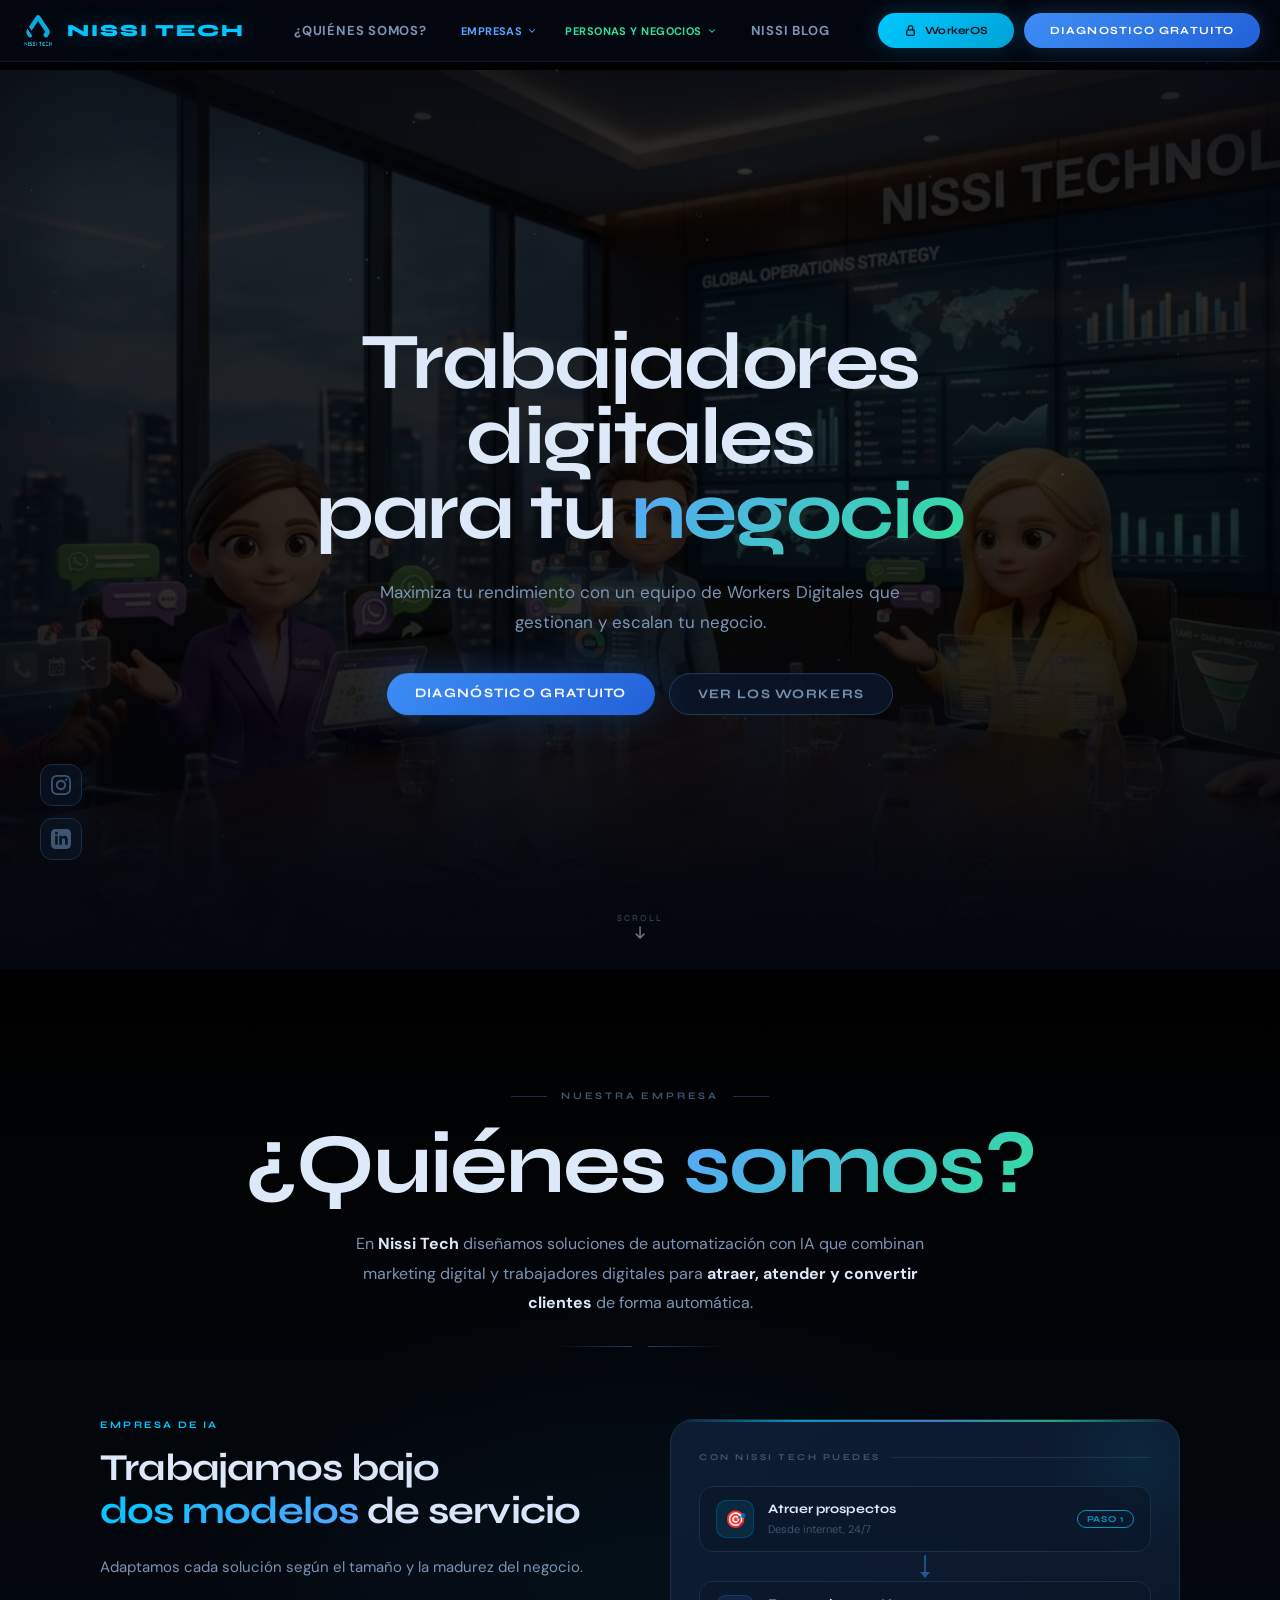
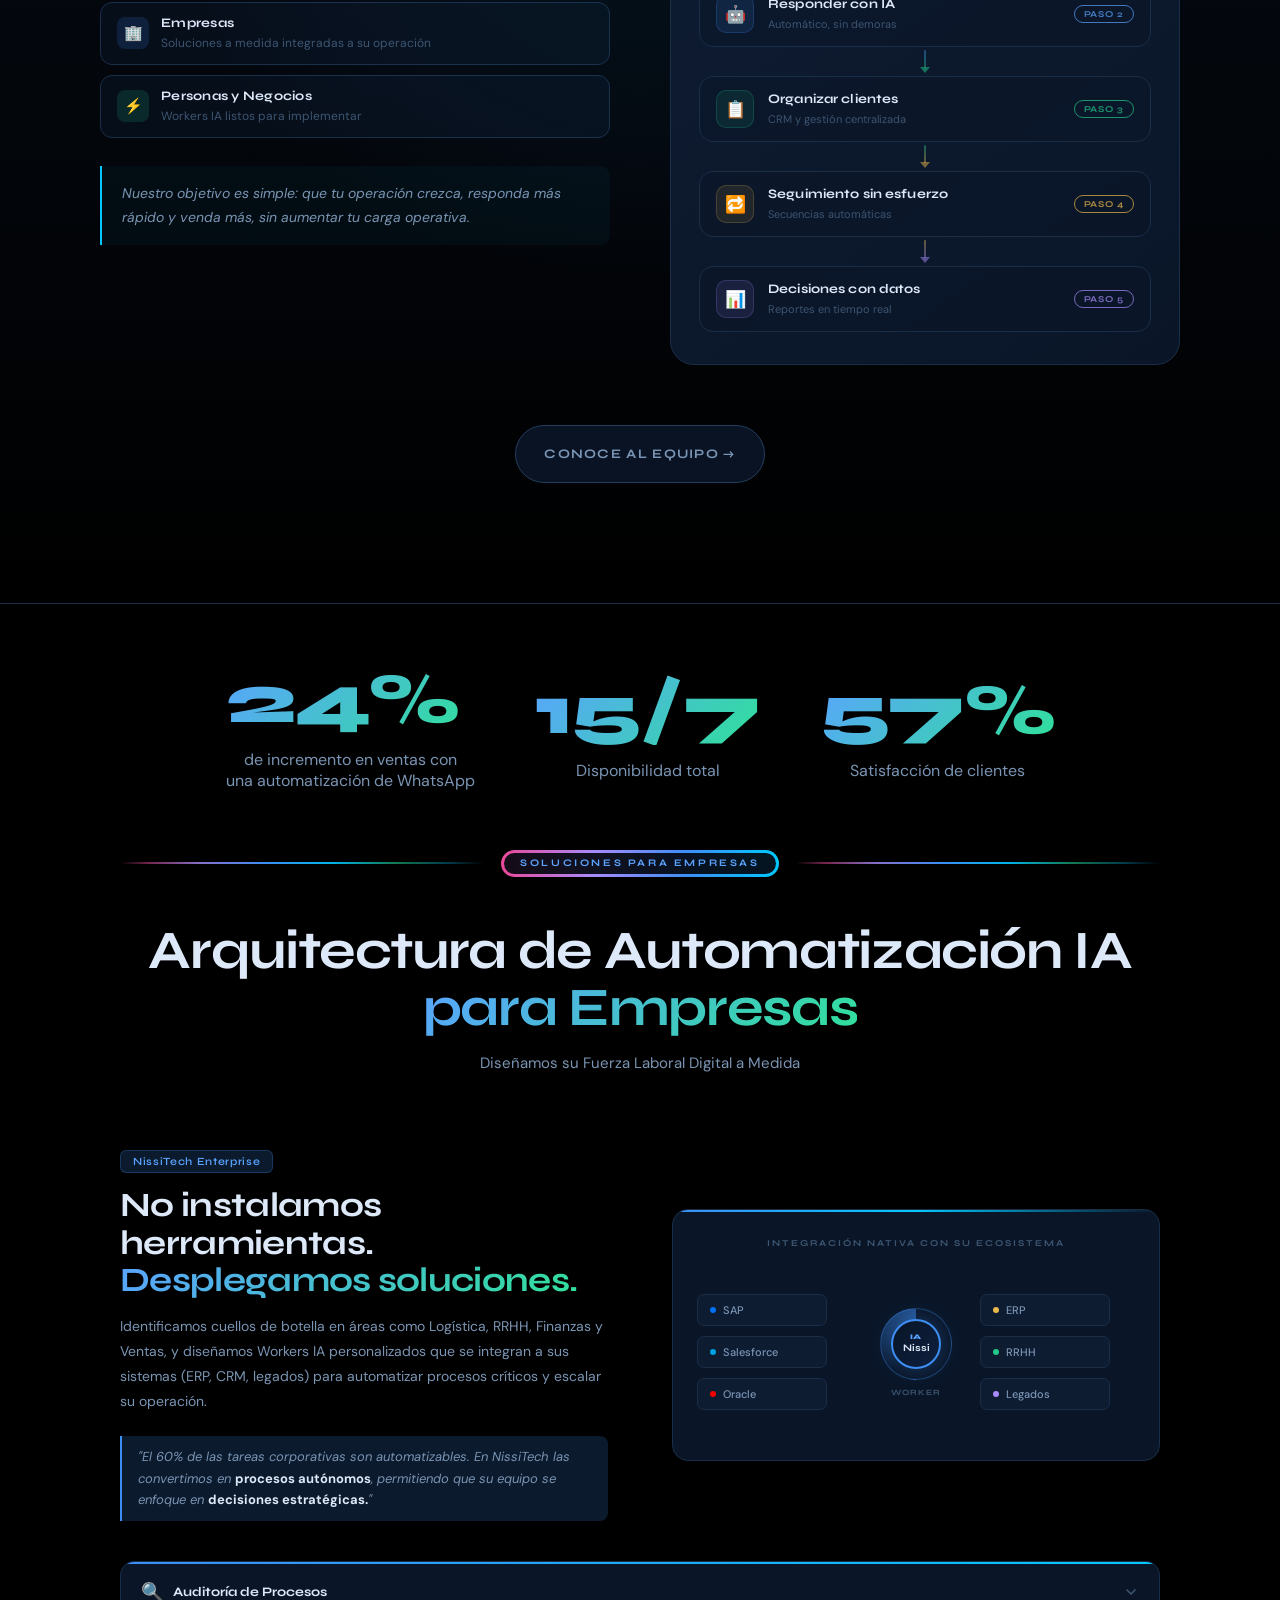
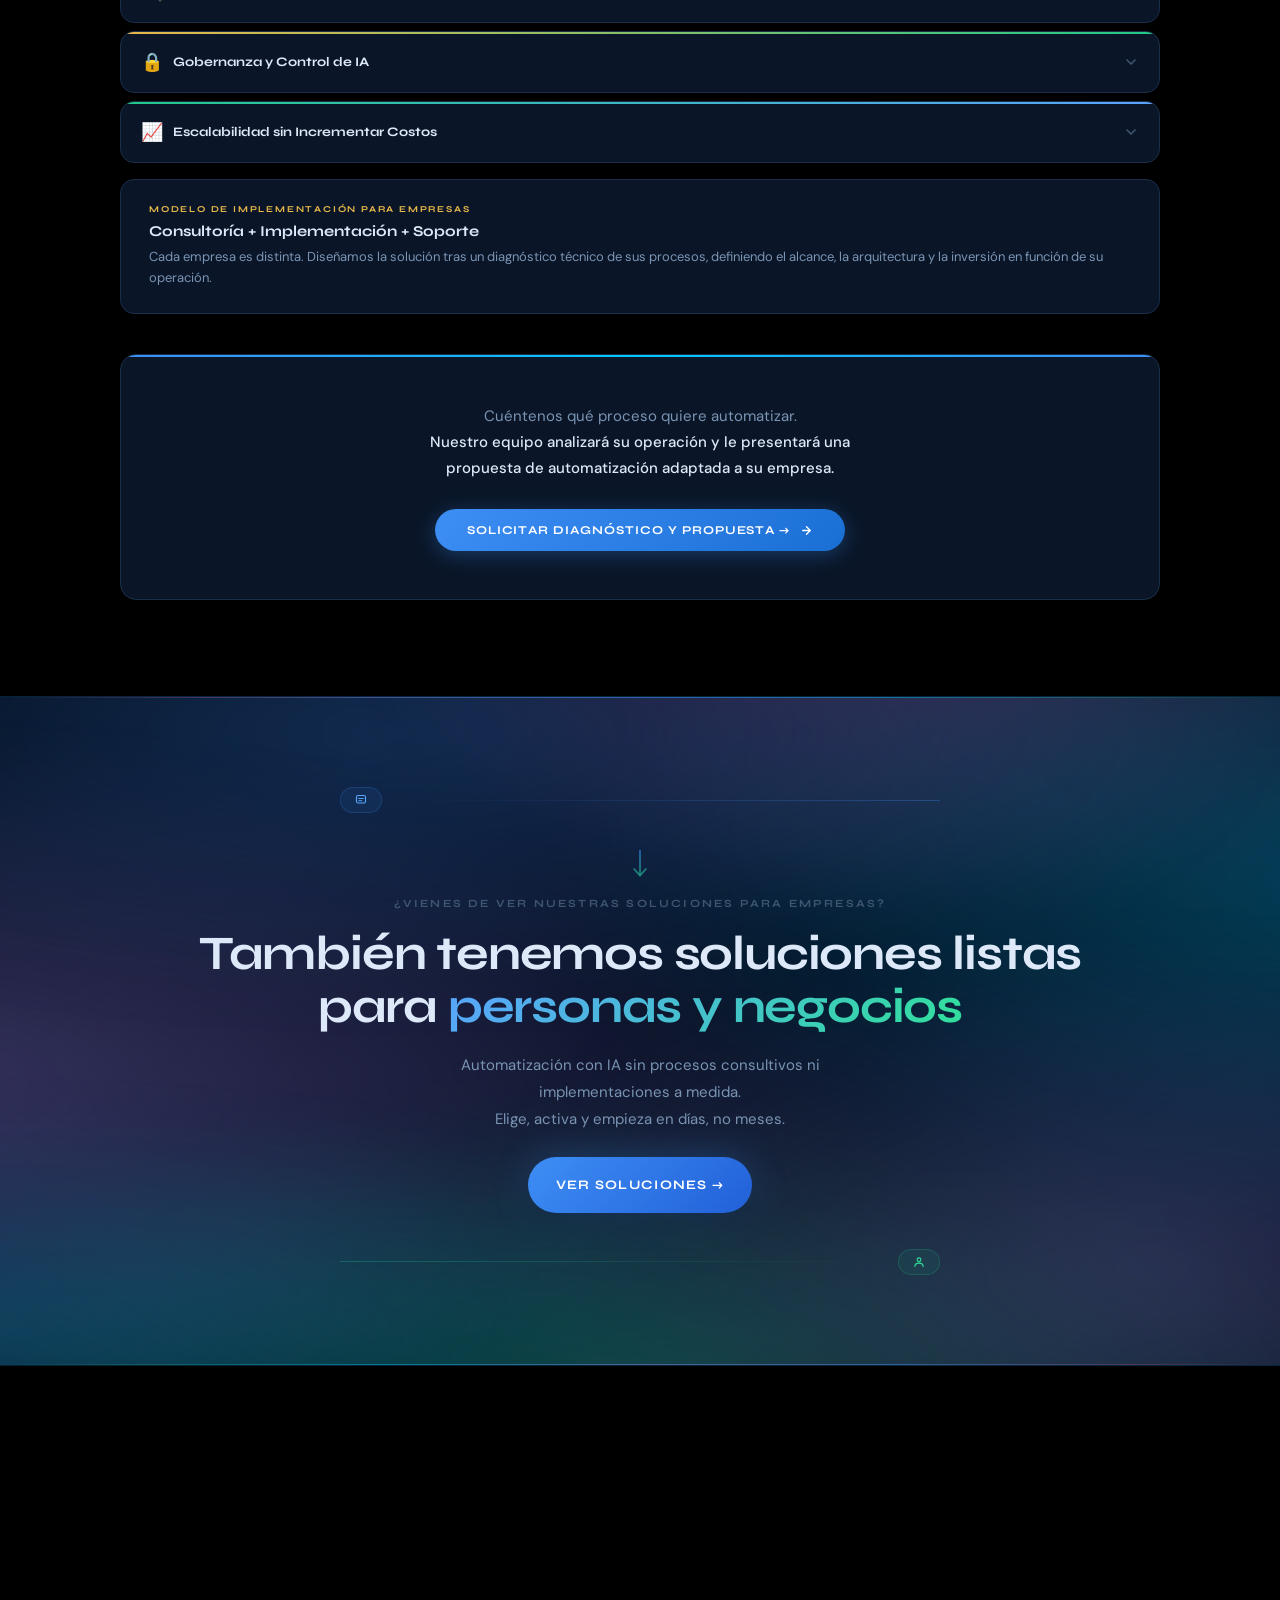
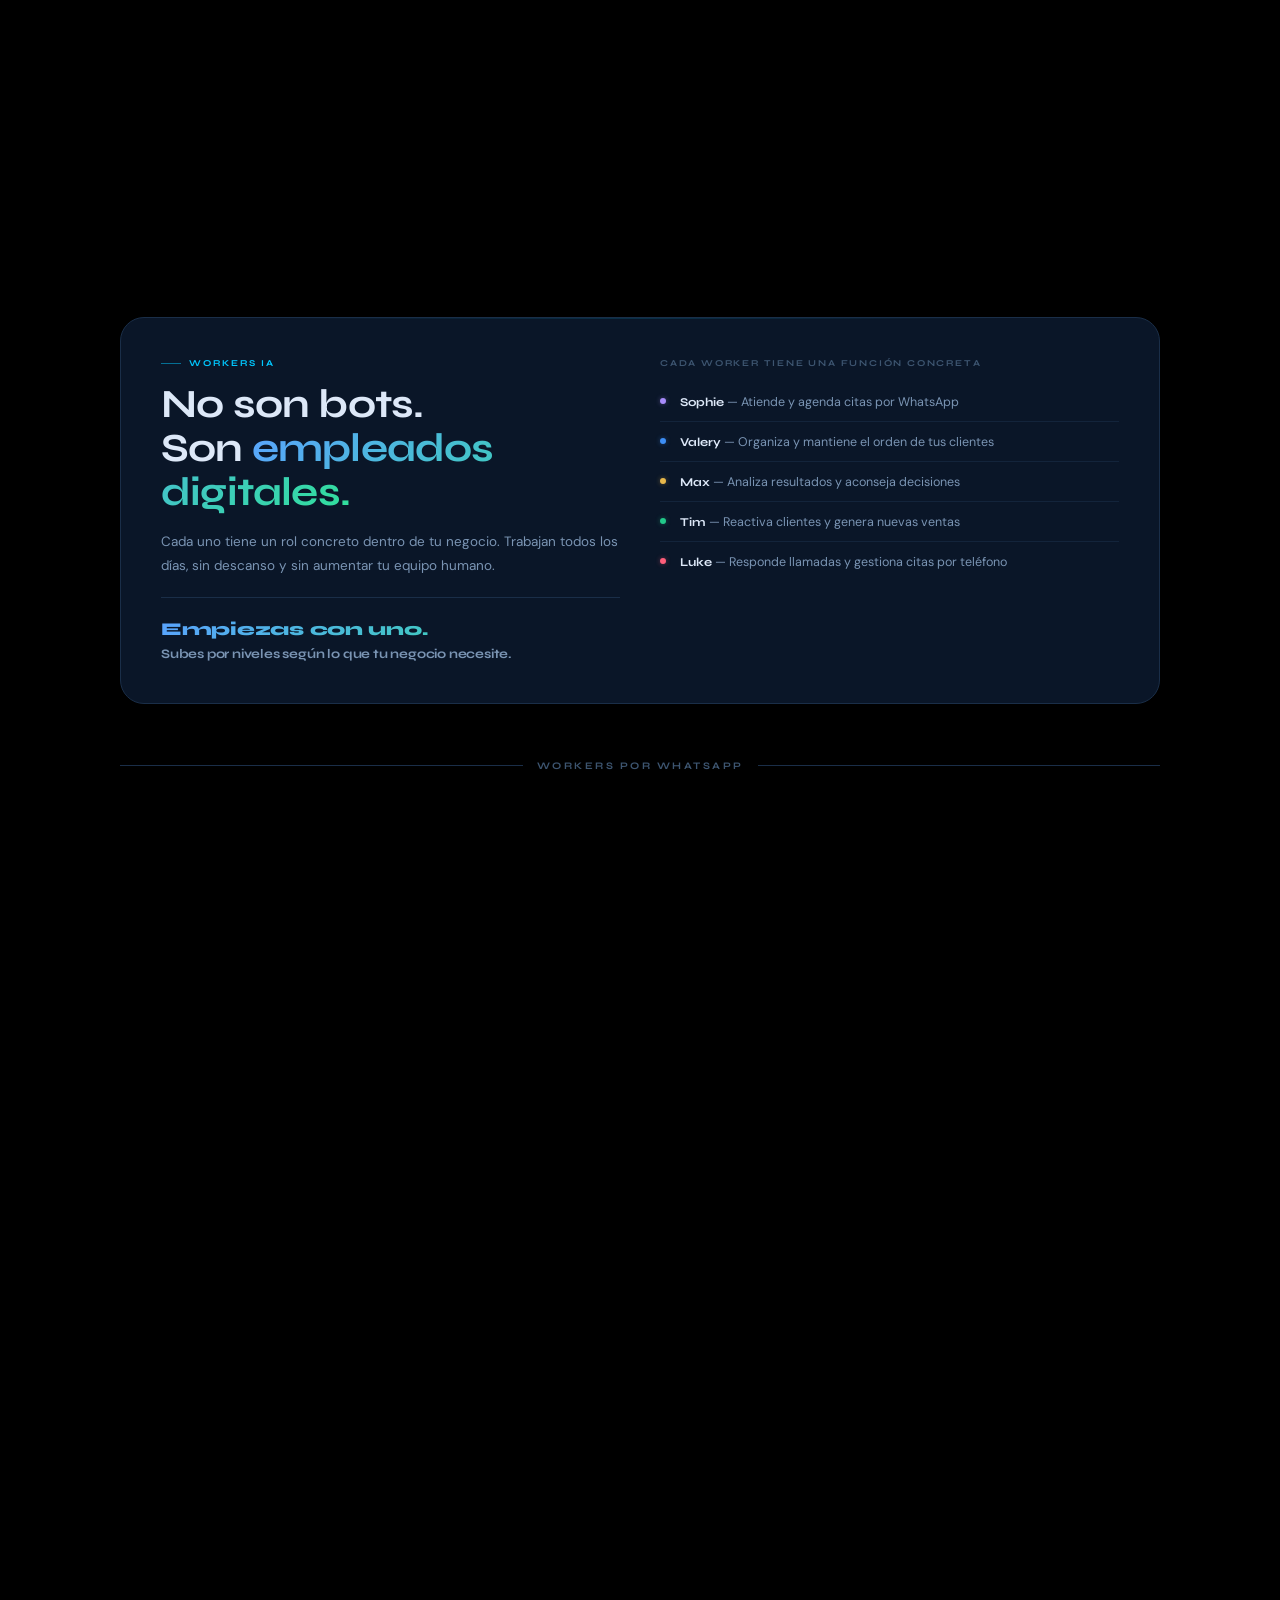
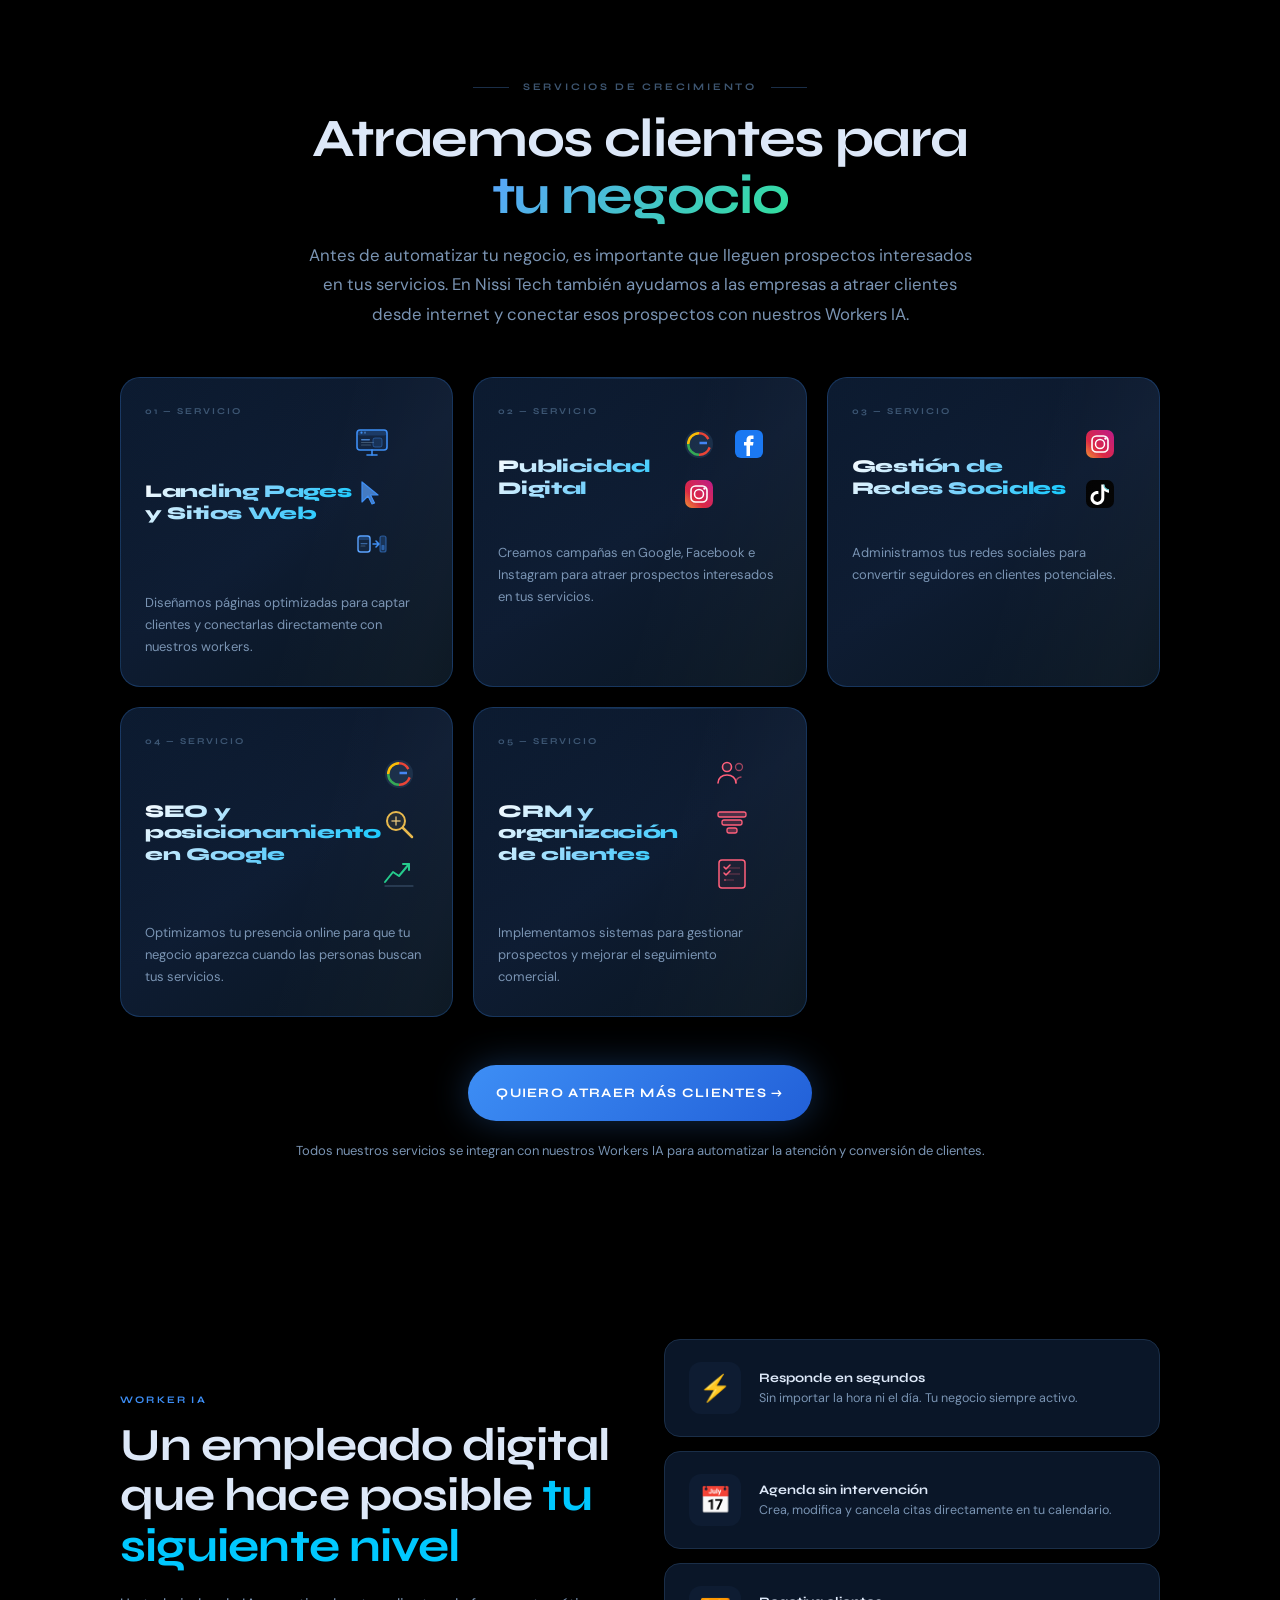
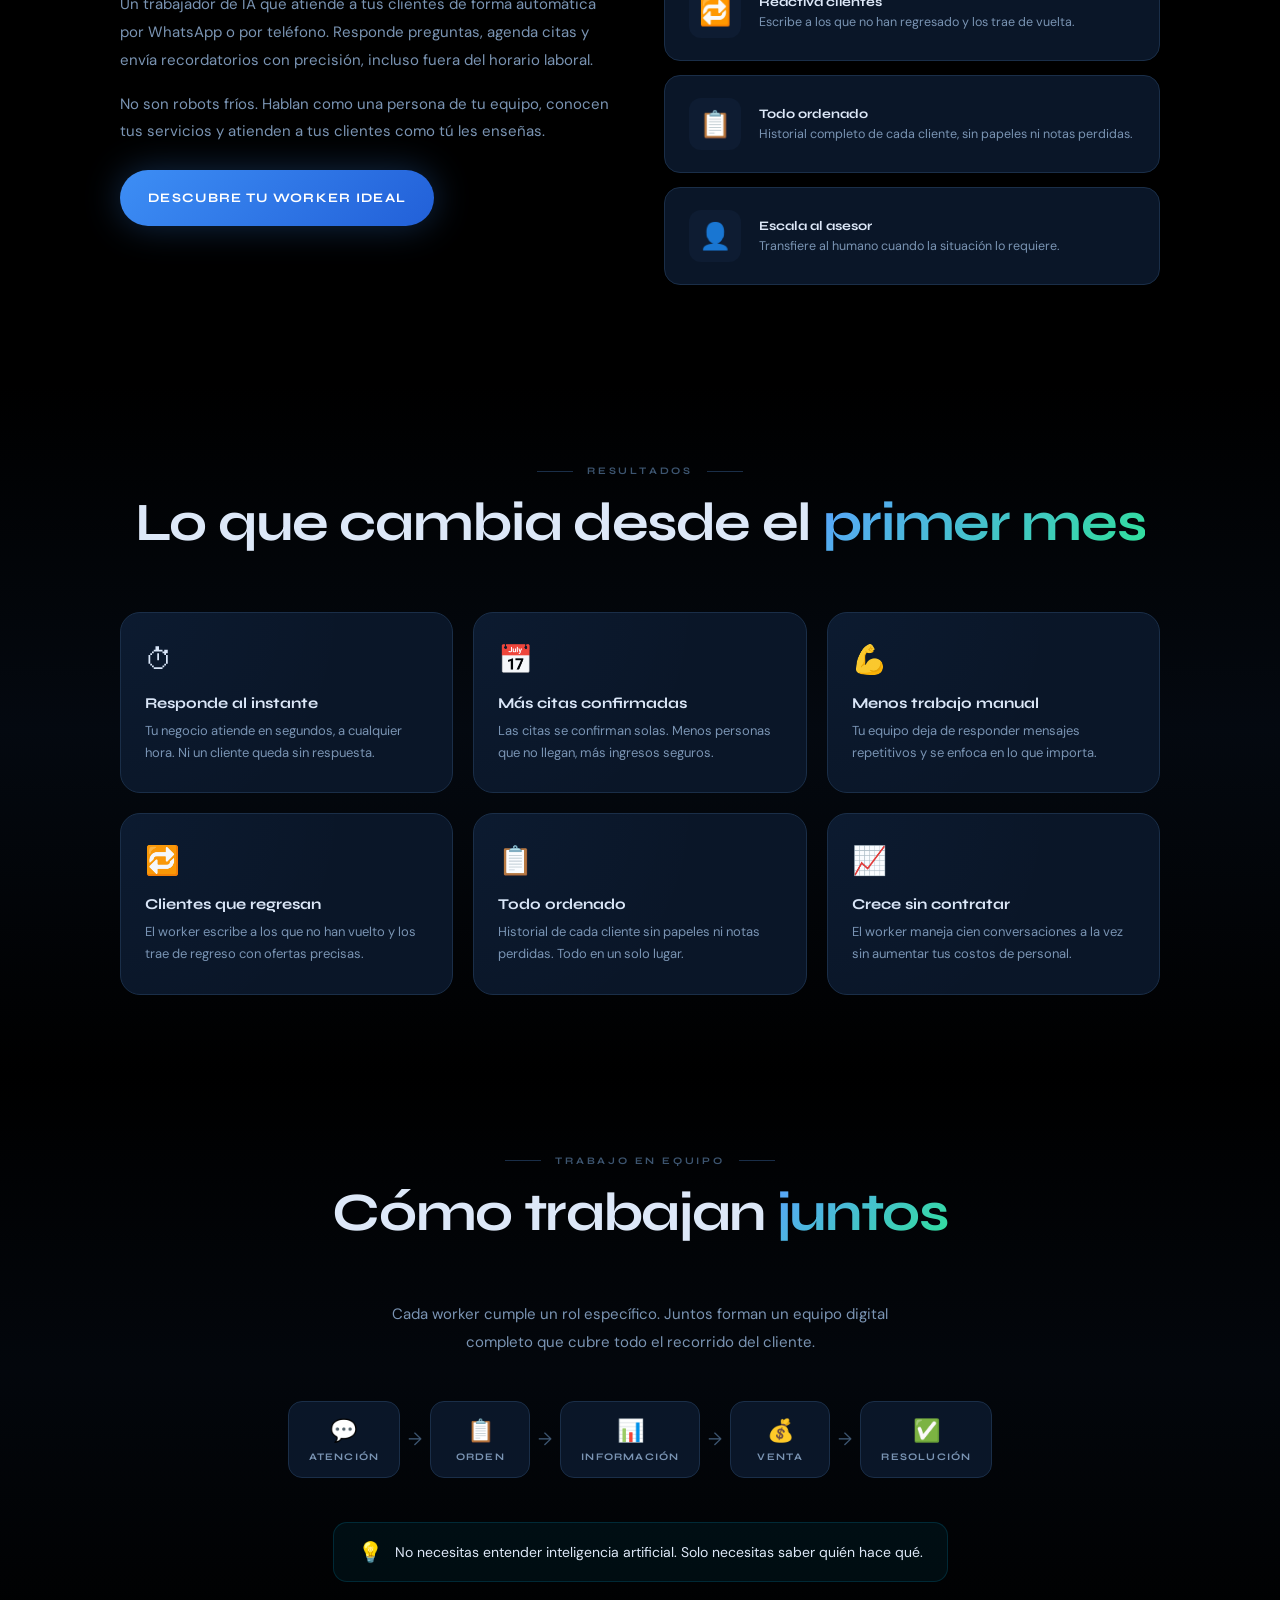
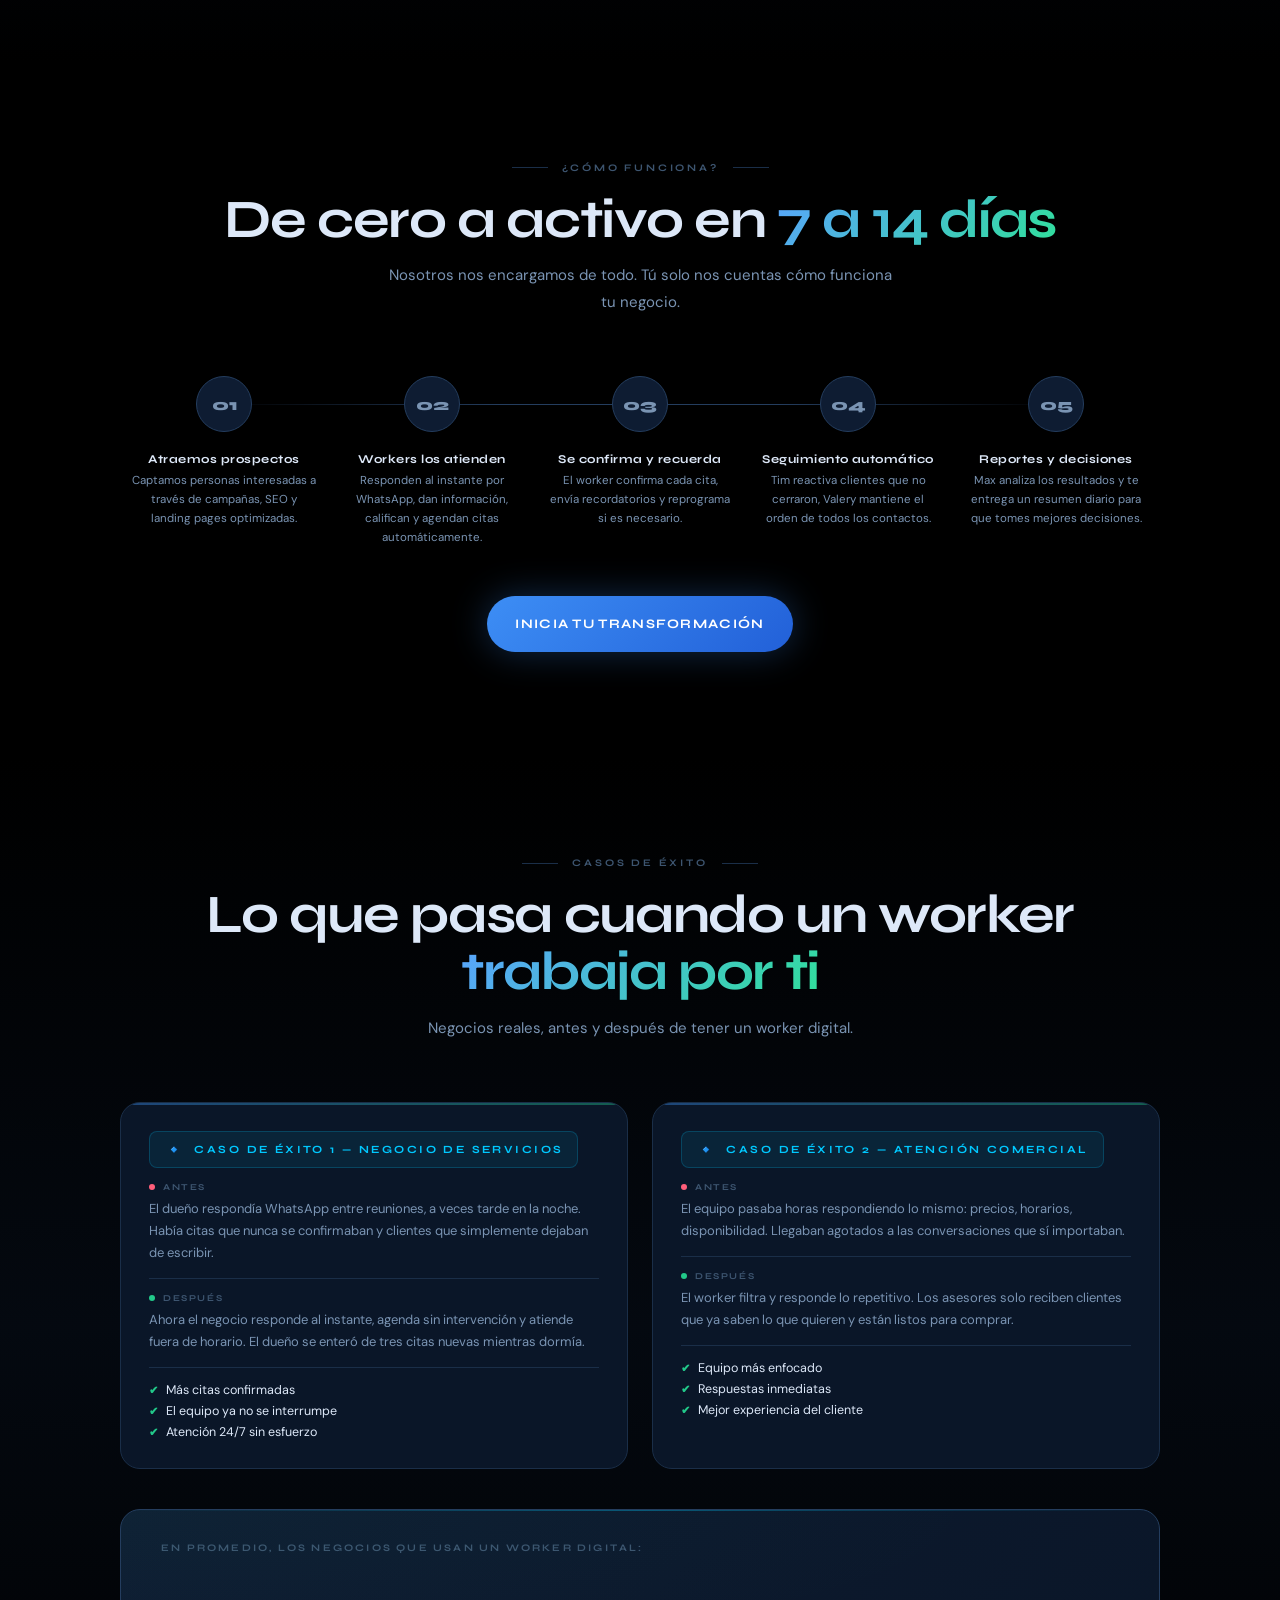
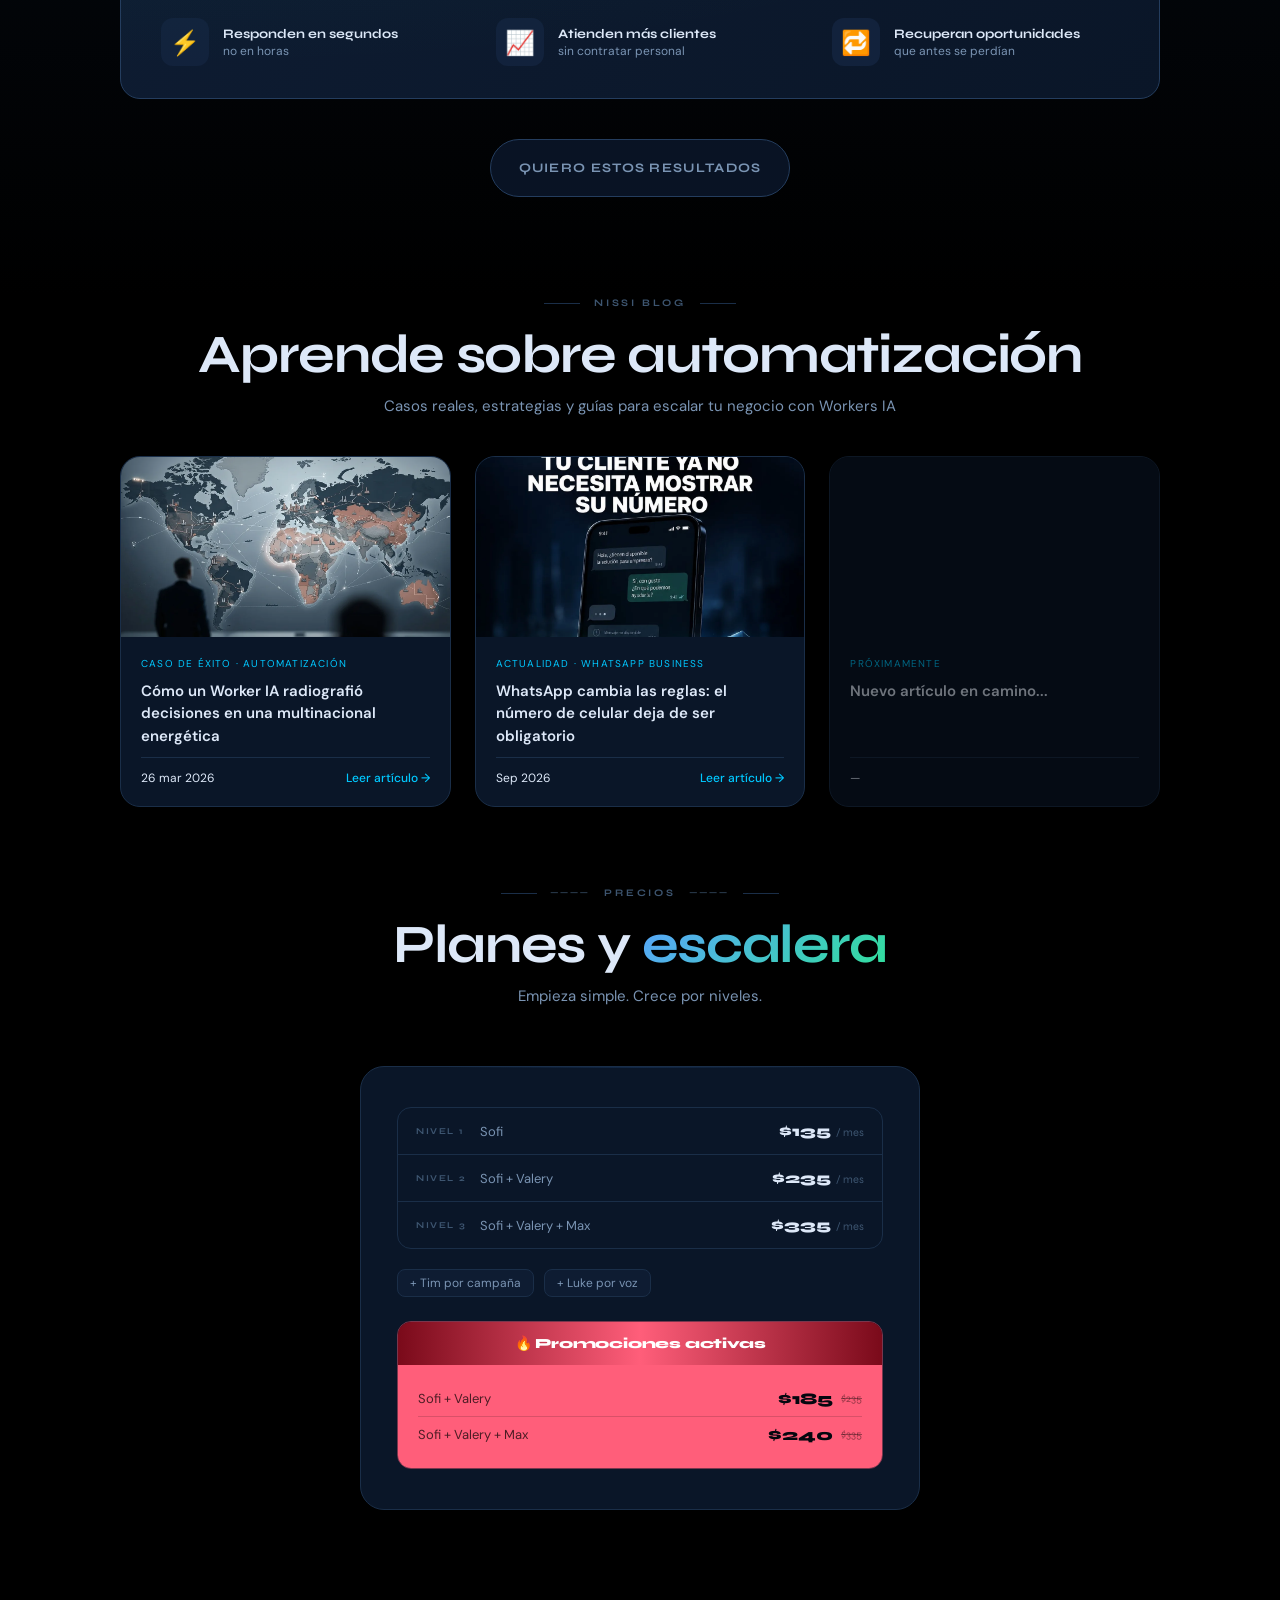
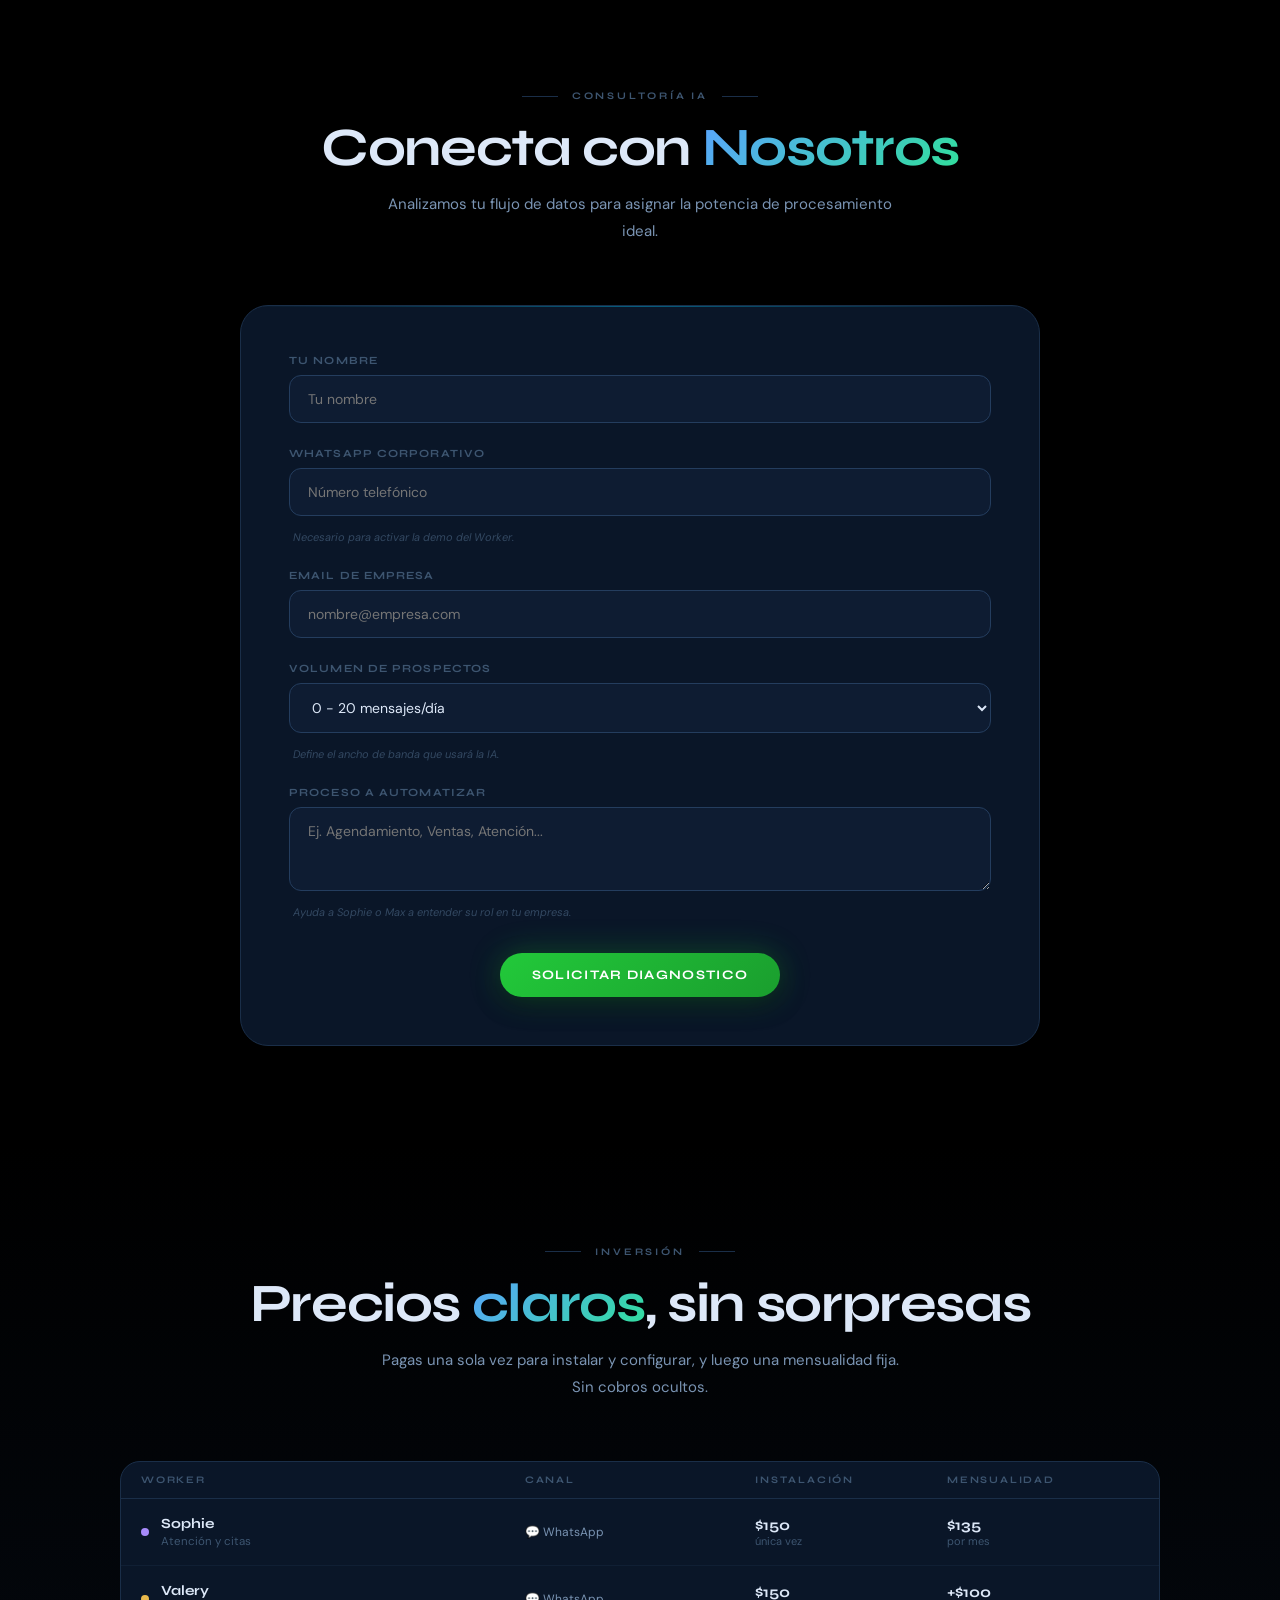
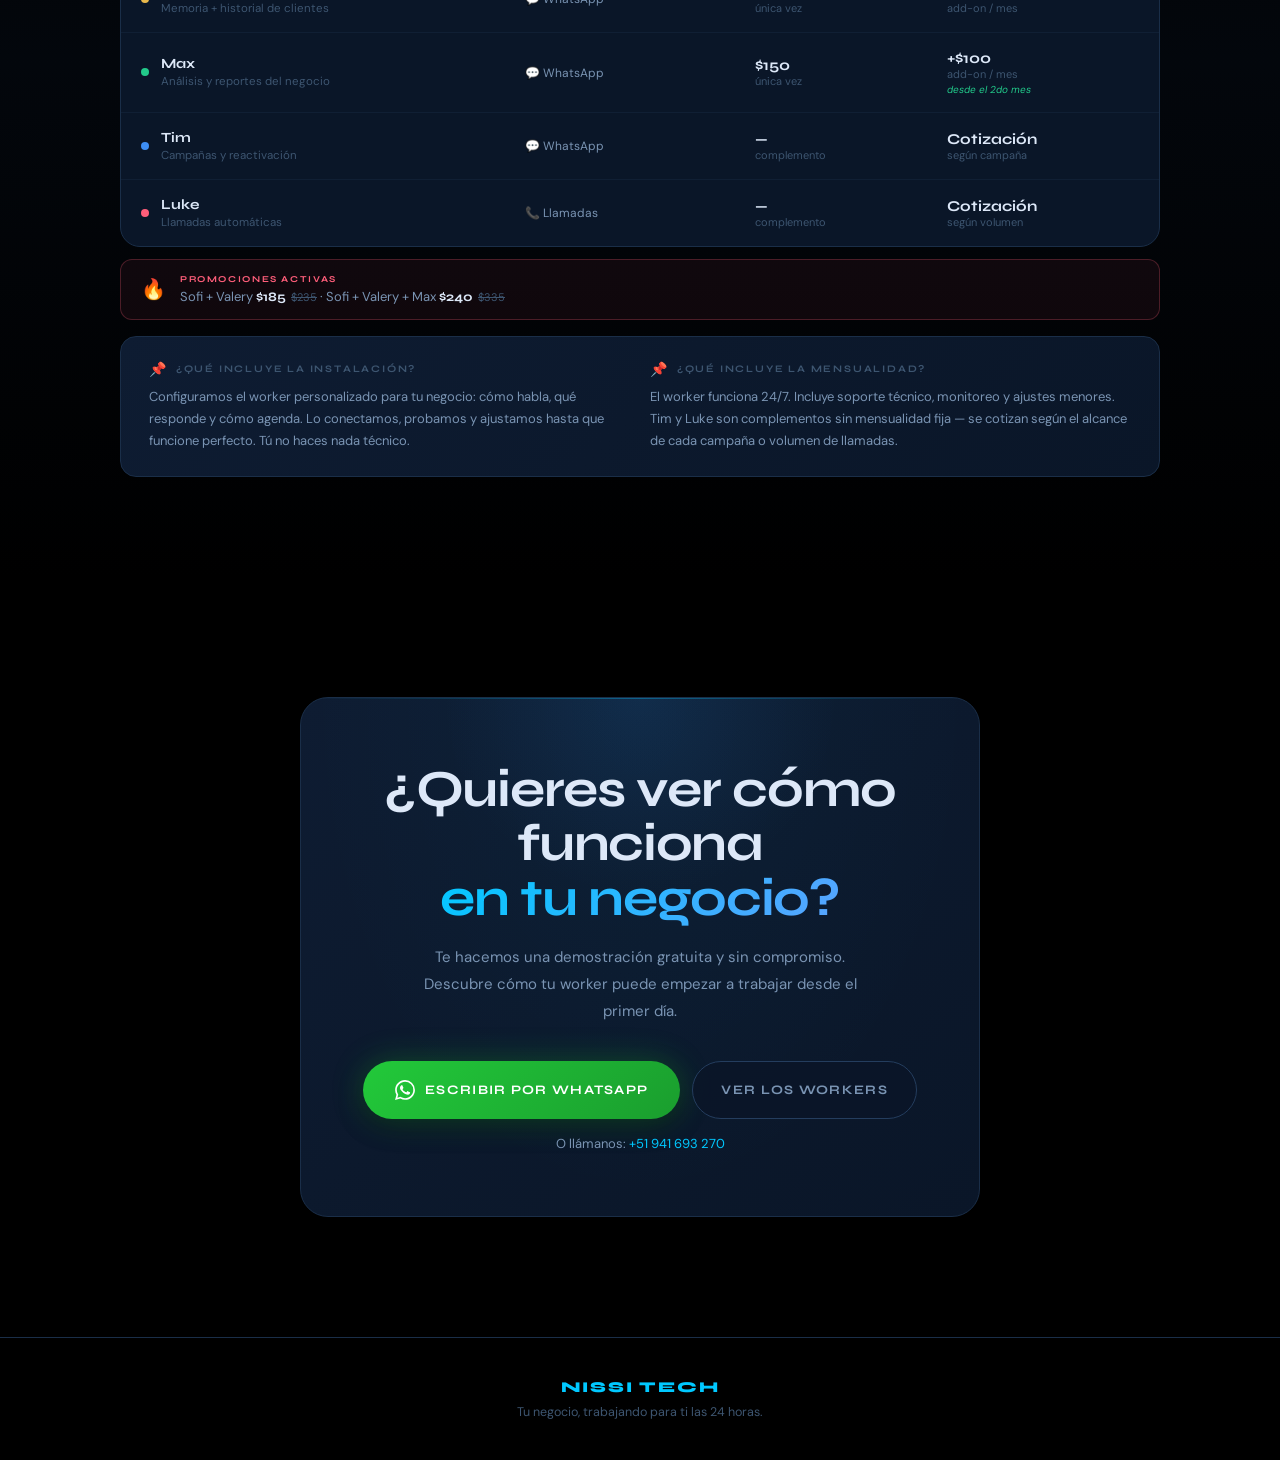
<file: index.html>
<!DOCTYPE html>
<html lang="es">
<head>
<meta charset="UTF-8">
<meta name="viewport" content="width=device-width, initial-scale=1.0">
<title>Nissi Tech — Trabajadores Digitales para tu Negocio</title>
<meta name="description" content="Maximiza el rendimiento de tu negocio con Workers IA. Automatización de WhatsApp, agendamiento de citas 24/7 y captación de clientes con inteligencia artificial.">
<link rel="canonical" href="https://nissitech.cloud/">

<!-- Open Graph / Facebook / WhatsApp -->
<meta property="og:type" content="website">
<meta property="og:url" content="https://nissitech.cloud/">
<meta property="og:title" content="Nissi Tech — Trabajadores Digitales para tu Negocio">
<meta property="og:description" content="Automatiza tu atención al cliente y aumenta tus ventas con nuestros trabajadores digitales IA.">
<meta property="og:image" content="https://nissitech.cloud/image/logo-nissitech-automatizacion-flujos-bots.webp">

<!-- Twitter -->
<meta property="twitter:card" content="summary_large_image">
<meta property="twitter:url" content="https://nissitech.cloud/">
<meta property="twitter:title" content="Nissi Tech — Trabajadores Digitales para tu Negocio">
<meta property="twitter:description" content="Automatiza tu atención al cliente y aumenta tus ventas con nuestros trabajadores digitales IA.">
<meta property="twitter:image" content="https://nissitech.cloud/image/logo-nissitech-automatizacion-flujos-bots.webp">

<!-- Datos Estructurados (JSON-LD) -->
<script type="application/ld+json">
{
  "@context": "https://schema.org",
  "@type": "Organization",
  "name": "Nissi Tech",
  "url": "https://nissitech.cloud/",
  "logo": "https://nissitech.cloud/image/logo-nissitech-automatizacion-flujos-bots.webp",
  "description": "Empresa de IA que ayuda a negocios a conseguir más clientes mediante automatización y trabajadores digitales."
}
</script>

<link rel="icon" type="image/x-icon" href="favicon.ico">
<link rel="icon" type="image/png" sizes="48x48" href="favicon-48x48.png">
<link rel="apple-touch-icon" href="favicon-48x48.png">
<link href="https://fonts.googleapis.com/css2?family=Syne:wght@400;600;700;800&family=DM+Sans:ital,opsz,wght@0,9..40,300;0,9..40,400;0,9..40,500;1,9..40,300&display=swap" rel="stylesheet">
<link rel="stylesheet" href="styles.css">
</head>
<body>


<!-- ═══ HERO BANNER ═══ -->
<section id="hero-banner">
  <img src="image/hero-workers-ia-automatizacion-whatsapp-negocios-nissitech.webp" alt="Workers IA que automatizan negocios por WhatsApp - Nissi Tech" class="banner-img">
  <div class="banner-fade-top"></div>
  <div class="banner-fade-bottom"></div>
  <div class="banner-fade-left"></div>
  <div class="banner-fade-right"></div>

  <div class="hero-inner">
    <h1>Trabajadores digitales<br>para tu <em>negocio</em></h1>
    <p class="hero-sub">Maximiza tu rendimiento con un equipo de Workers Digitales que gestionan y escalan tu negocio.</p>
    <div class="hero-btns">
      <a href="diagnostico.html" class="btn-primary">Diagnóstico gratuito</a>
      <a href="#workers" class="btn-secondary">Ver los workers</a>
    </div>
  </div>

  <div class="hero-pill"><div class="dot-live"></div><span class="pill-text">Atención automática · 24 horas · 7 días</span></div>

  <div class="banner-scroll">
    <span>Scroll</span>
    <svg viewBox="0 0 18 18" fill="none"><path d="M9 3v10M5 10l4 4 4-4" stroke="currentColor" stroke-width="1.5" stroke-linecap="round" stroke-linejoin="round"/></svg>
  </div>
</section>

<!-- ═══ QUIÉNES SOMOS ═══ -->
<section id="quienes-somos">
  <div class="wrap">

    <!-- HEADER -->
    <div class="qs-header">
      <div class="sec-eyebrow">Nuestra empresa</div>
      <h2 class="sec-title">¿Quiénes <em>somos?</em></h2>
      <p class="qs-subtitle">
        En <strong>Nissi Tech</strong> diseñamos soluciones de automatización con IA que combinan
        marketing digital y trabajadores digitales para <strong>atraer, atender y convertir clientes</strong>
        de forma automática.
      </p>
      <div class="qs-divider">
        <div class="qs-divider-line"></div>
        <div class="qs-divider-line"></div>
      </div>
    </div>

    <!-- GRID -->
    <div class="qs-grid">

      <!-- Columna izquierda: texto -->
      <div class="qs-text">
        <span class="tag">Empresa de IA</span>
        <h2>Trabajamos bajo<br><em>dos modelos</em> de servicio</h2>
        <p>Adaptamos cada solución según el tamaño y la madurez del negocio.</p>

        <div class="qs-enfoques">
          <div class="qs-enfoque">
            <div class="qs-enfoque-icon blue">🏢</div>
            <div class="qs-enfoque-text">
              <strong>Empresas</strong>
              <span>Soluciones a medida integradas a su operación</span>
            </div>
          </div>
          <div class="qs-enfoque">
            <div class="qs-enfoque-icon green">⚡</div>
            <div class="qs-enfoque-text">
              <strong>Personas y Negocios</strong>
              <span>Workers IA listos para implementar</span>
            </div>
          </div>
        </div>

        <div class="qs-promise-text-bottom">
          Nuestro objetivo es simple: que tu operación crezca, responda más rápido y venda más,
          sin aumentar tu carga operativa.
        </div>
      </div>

      <!-- Columna derecha: DIAGRAMA DE FLUJO -->
      <div class="qs-diagram-card">
        <div class="qs-diagram-label">Con Nissi Tech puedes</div>

        <div class="flow-diagram">

          <!-- Nodo 1 -->
          <div class="flow-node" style="--node-color:var(--cyan);--node-bg:rgba(0,200,255,.1);--node-border:rgba(0,200,255,.2)">
            <div class="flow-node-icon">🎯</div>
            <div class="flow-node-content">
              <strong>Atraer prospectos</strong>
              <span>Desde internet, 24/7</span>
            </div>
            <div class="flow-node-badge">PASO 1</div>
          </div>

          <div class="flow-connector" style="--connector-top:rgba(0,200,255,.4);--connector-bottom:rgba(61,142,245,.4)">
            <div class="flow-connector-line"></div>
            <div class="flow-connector-arrow" style="border-top-color:rgba(61,142,245,.5)"></div>
          </div>

          <!-- Nodo 2 -->
          <div class="flow-node" style="--node-color:var(--blue2);--node-bg:rgba(61,142,245,.12);--node-border:rgba(61,142,245,.22)">
            <div class="flow-node-icon">🤖</div>
            <div class="flow-node-content">
              <strong>Responder con IA</strong>
              <span>Automático, sin demoras</span>
            </div>
            <div class="flow-node-badge">PASO 2</div>
          </div>

          <div class="flow-connector" style="--connector-top:rgba(61,142,245,.4);--connector-bottom:rgba(34,201,138,.4)">
            <div class="flow-connector-line"></div>
            <div class="flow-connector-arrow" style="border-top-color:rgba(34,201,138,.5)"></div>
          </div>

          <!-- Nodo 3 -->
          <div class="flow-node" style="--node-color:var(--green);--node-bg:rgba(34,201,138,.1);--node-border:rgba(34,201,138,.2)">
            <div class="flow-node-icon">📋</div>
            <div class="flow-node-content">
              <strong>Organizar clientes</strong>
              <span>CRM y gestión centralizada</span>
            </div>
            <div class="flow-node-badge">PASO 3</div>
          </div>

          <div class="flow-connector" style="--connector-top:rgba(34,201,138,.4);--connector-bottom:rgba(232,184,75,.4)">
            <div class="flow-connector-line"></div>
            <div class="flow-connector-arrow" style="border-top-color:rgba(232,184,75,.5)"></div>
          </div>

          <!-- Nodo 4 -->
          <div class="flow-node" style="--node-color:var(--gold);--node-bg:rgba(232,184,75,.1);--node-border:rgba(232,184,75,.2)">
            <div class="flow-node-icon">🔁</div>
            <div class="flow-node-content">
              <strong>Seguimiento sin esfuerzo</strong>
              <span>Secuencias automáticas</span>
            </div>
            <div class="flow-node-badge">PASO 4</div>
          </div>

          <div class="flow-connector" style="--connector-top:rgba(232,184,75,.4);--connector-bottom:rgba(167,139,250,.4)">
            <div class="flow-connector-line"></div>
            <div class="flow-connector-arrow" style="border-top-color:rgba(167,139,250,.5)"></div>
          </div>

          <!-- Nodo 5 -->
          <div class="flow-node" style="--node-color:var(--purple);--node-bg:rgba(167,139,250,.1);--node-border:rgba(167,139,250,.2)">
            <div class="flow-node-icon">📊</div>
            <div class="flow-node-content">
              <strong>Decisiones con datos</strong>
              <span>Reportes en tiempo real</span>
            </div>
            <div class="flow-node-badge">PASO 5</div>
          </div>

        </div><!-- /flow-diagram -->
      </div><!-- /qs-diagram-card -->

    </div><!-- /qs-grid -->

    <!-- CTA -->
    <div class="qs-cta-row">
      <a href="#workers" class="btn-secondary">Conoce al equipo →</a>
    </div>

  </div>
</section>

<!-- ----------------STATS----------------------------- -->
 <div class="hero-stats">
      <div>
        <div class="stat-num" data-target="40" data-suffix="%">0%</div>
        <div class="stat-label">de incremento en ventas con <br>una automatización de WhatsApp</div>
      </div>
      <div>
        <div class="stat-num" data-target="24" data-suffix="/7">0/7</div>
        <div class="stat-label">Disponibilidad total</div>
      </div>
      <div>
        <div class="stat-num" data-target="95" data-suffix="%">0%</div>
        <div class="stat-label">Satisfacción de clientes</div>
      </div>
    </div>

<canvas id="bgc"></canvas>
<div class="orb orb-a"></div>
<div class="orb orb-b"></div>
<div class="orb orb-c"></div>

<!-- ═══ NAV ═══ -->
<nav>
  <a href="#" class="nav-brand">
    <img src="image/logo-nissitech-automatizacion-flujos-bots.webp" alt="Nissi Tech automatizacion workers IA" class="nav-logo">
    <span class="nav-name">Nissi Tech</span>
  </a>

  <div class="nav-links">
    <a href="#quienes-somos">¿Quiénes somos?</a>

    <!-- DROPDOWN EMPRESAS -->
    <div class="nav-dropdown" id="navDropdownEmpresas">
      <button class="nav-dropdown-toggle nav-dd--empresas" id="navDropdownToggleEmpresas">
        Empresas
        <svg viewBox="0 0 24 24" fill="none" stroke="currentColor" stroke-width="2.5" stroke-linecap="round" stroke-linejoin="round"><path d="M6 9l6 6 6-6"/></svg>
      </button>
      <div class="nav-dropdown-menu nav-dropdown-menu--empresas">
        <div class="nav-dropdown-group-label">Para organizaciones</div>
        <a href="#corporativo-preview" class="nav-dropdown-highlight nav-dd-item--empresas">
          <span class="nav-dd-dot nav-dd-dot--blue"></span>Corporativo &amp; Industria
        </a>
      </div>
    </div>

    <!-- DROPDOWN PERSONAS Y NEGOCIOS -->
    <div class="nav-dropdown" id="navDropdownNegocios">
      <button class="nav-dropdown-toggle nav-dd--negocios" id="navDropdownToggleNegocios">
        Personas y Negocios
        <svg viewBox="0 0 24 24" fill="none" stroke="currentColor" stroke-width="2.5" stroke-linecap="round" stroke-linejoin="round"><path d="M6 9l6 6 6-6"/></svg>
      </button>
      <div class="nav-dropdown-menu nav-dropdown-menu--negocios">
        <div class="nav-dropdown-group-label">Para tu negocio</div>
        <a href="#workers" class="nav-dd-item--negocios"><span class="nav-dd-dot nav-dd-dot--green"></span>Workers IA</a>
        <a href="#servicios" class="nav-dd-item--negocios"><span class="nav-dd-dot nav-dd-dot--green"></span>Servicios de crecimiento</a>
        <a href="#proceso" class="nav-dd-item--negocios"><span class="nav-dd-dot nav-dd-dot--green"></span>¿Cómo funciona?</a>
        <a href="#casos" class="nav-dd-item--negocios"><span class="nav-dd-dot nav-dd-dot--green"></span>Casos de éxito</a>
      </div>
    </div>

    <a href="#blog">Nissi Blog</a>
  </div>

  <div class="nav-ctas">
    <a href="workeros/" class="nav-cta nav-cta--workeros" rel="nofollow" title="Panel del equipo Nissitech (pide usuario y contraseña)">
      <svg viewBox="0 0 24 24" fill="none" stroke="currentColor" stroke-width="2.4" stroke-linecap="round" stroke-linejoin="round" aria-hidden="true"><rect x="5" y="11" width="14" height="10" rx="2"/><path d="M8 11V7a4 4 0 0 1 8 0v4"/></svg>
      WorkerOS
    </a>
    <a href="diagnostico.html" class="nav-cta">Diagnostico Gratuito</a>
  </div>
  <div class="nav-burger" id="burger" onclick="toggleMenu()">
    <span></span><span></span><span></span>
  </div>
</nav>

<!-- MOBILE MENU -->
<div class="nav-mobile" id="mobileMenu">
  <div class="nm-menu-list">

  <a href="#quienes-somos" onclick="navAndClose(event,'quienes-somos')" class="nm-item nm-item--link">
  <span class="nm-item-dot nm-item-dot--red"></span>
  <span class="nm-item-label">¿Quiénes somos?</span>
  <svg viewBox="0 0 16 16" fill="none" width="13" height="13"><path d="M6 4l4 4-4 4" stroke="currentColor" stroke-width="1.8" stroke-linecap="round" stroke-linejoin="round"/></svg>
</a>

    <div class="nm-item nm-item--accordion nm-item--empresas">
      <div class="nm-item-header" onclick="toggleNmAccordion(this)">
        <span class="nm-item-dot nm-item-dot--blue"></span>
        <span class="nm-item-label">Empresas</span>
        <svg class="nm-chevron" viewBox="0 0 16 16" fill="none" width="13" height="13"><path d="M4 6l4 4 4-4" stroke="currentColor" stroke-width="1.8" stroke-linecap="round" stroke-linejoin="round"/></svg>
      </div>
      <div class="nm-item-body">
        <a href="#corporativo-preview" onclick="navAndClose(event,'corporativo-preview')"><span class="nm-link-dot nm-link-dot--blue"></span>Corporativo &amp; Industria</a>
      </div>
    </div>

    <div class="nm-item nm-item--accordion nm-item--negocios">
      <div class="nm-item-header" onclick="toggleNmAccordion(this)">
        <span class="nm-item-dot nm-item-dot--green"></span>
        <span class="nm-item-label">Personas y Negocios</span>
        <svg class="nm-chevron" viewBox="0 0 16 16" fill="none" width="13" height="13"><path d="M4 6l4 4 4-4" stroke="currentColor" stroke-width="1.8" stroke-linecap="round" stroke-linejoin="round"/></svg>
      </div>
      <div class="nm-item-body">
        <a href="#workers" onclick="navAndClose(event,'workers')"><span class="nm-link-dot nm-link-dot--green"></span>Workers IA</a>
        <a href="#servicios" onclick="navAndClose(event,'servicios')"><span class="nm-link-dot nm-link-dot--green"></span>Servicios de crecimiento</a>
        <a href="#proceso" onclick="navAndClose(event,'proceso')"><span class="nm-link-dot nm-link-dot--green"></span>¿Cómo funciona?</a>
        <a href="#casos" onclick="navAndClose(event,'casos')"><span class="nm-link-dot nm-link-dot--green"></span>Casos de éxito</a>
      </div>
    </div>

    <a href="#blog" onclick="navAndClose(event,'blog')" class="nm-item nm-item--link">
      <span class="nm-item-dot nm-item-dot--gold"></span>
      <span class="nm-item-label">Nissi Blog</span>
      <svg viewBox="0 0 16 16" fill="none" width="13" height="13"><path d="M6 4l4 4-4 4" stroke="currentColor" stroke-width="1.8" stroke-linecap="round" stroke-linejoin="round"/></svg>
    </a>


  </div>

  <a href="diagnostico.html" class="nav-mobile-cta">Demo Gratuita →</a>
  <a href="workeros/" class="nav-mobile-cta nav-mobile-cta--workeros" rel="nofollow">WorkerOS 🔒</a>
</div>
<!-- ═══ HERO ═══ -->
<!-- <section id="hero">
  <div class="hero-inner">
    <div class="hero-pill"><div class="dot-live"></div><span class="pill-text">Atención automática · 24 horas · 7 días</span></div>
    <h1>Trabajadores digitales<br>para tu <em>negocio</em></h1>
    <p class="hero-sub">Conoce a tu equipo de Workers Digitales.<br>No son bots. No son herramientas genéricas.<br>Son trabajadores digitales, cada uno con un rol claro dentro de tu negocio.<br><span style="opacity:.7;font-size:15px">Mientras otros te ofrecen herramientas de IA, nosotros te entregamos trabajadores digitales listos para operar tu negocio.</span></p>
    <div class="hero-btns">
      <a href="diagnostico.html" class="btn-primary">Quiero una demo gratis</a>
      <a href="#workers" class="btn-secondary">Ver los workers</a>
    </div>

  </div>
</section> -->

<!-- ═══ CORPORATIVO / INDUSTRIA ═══ -->
<!-- Pegar ANTES de la sección #differentiator en index.html -->

<section id="corporativo-preview">
  <div class="wrap">

    <!-- ENTRY MARKER -->
    <div class="section-entry section-entry--blue reveal">
      <div class="section-entry-rule"></div>
      <span class="section-entry-label section-entry-label--blue">Soluciones para Empresas</span>
      <div class="section-entry-rule"></div>
    </div>

    <!-- HEADER -->
    <div class="qs-header reveal">
      <h2 class="sec-title">Arquitectura de Automatización IA<br><em>para Empresas</em></h2>
      <p class="sec-desc">Diseñamos su Fuerza Laboral Digital a Medida</p>
    </div>

    <!-- HERO GRID -->
    <div class="cp-hero-grid reveal">

      <div class="cp-left">
        <span class="tag">NissiTech Enterprise</span>
        <h2>No instalamos herramientas.<br><em>Desplegamos soluciones.</em></h2>
        <p class="cp-desc">
          Identificamos cuellos de botella en áreas como Logística, RRHH, Finanzas y Ventas, y diseñamos Workers IA personalizados que se integran a sus sistemas (ERP, CRM, legados) para automatizar procesos críticos y escalar su operación.
        </p>
        <div class="cp-quote">
          <p>"El 60% de las tareas corporativas son automatizables. En NissiTech las convertimos en <strong>procesos autónomos</strong>, permitiendo que su equipo se enfoque en <strong>decisiones estratégicas.</strong>"</p>
        </div>
      </div>

      <div class="cp-right">
        <div class="cp-diagram">
          <div class="cp-diag-label">Integración nativa con su ecosistema</div>
          <div class="cp-diag-body">
            <div class="cp-d-col">
              <div class="cp-d-node"><span class="cp-d-dot" style="background:#0070f3"></span>SAP</div>
              <div class="cp-d-node"><span class="cp-d-dot" style="background:#00a1e0"></span>Salesforce</div>
              <div class="cp-d-node"><span class="cp-d-dot" style="background:#f80000"></span>Oracle</div>
            </div>
            <div class="cp-d-center">
              <div class="cp-d-ring">
                <div class="cp-d-core"><span>IA</span><span>Nissi</span></div>
              </div>
              <div class="cp-d-caption">Worker</div>
            </div>
            <div class="cp-d-col right">
              <div class="cp-d-node"><span class="cp-d-dot" style="background:#e8b84b"></span>ERP</div>
              <div class="cp-d-node"><span class="cp-d-dot" style="background:#22c98a"></span>RRHH</div>
              <div class="cp-d-node"><span class="cp-d-dot" style="background:#a78bfa"></span>Legados</div>
            </div>
          </div>
        </div>
      </div>

    </div>

    <!-- 3 PILARES ACORDEÓN -->
    <div class="cp-pillars reveal">

      <div class="cp-pillar p1">
        <div class="cp-pillar-header">
          <div class="cp-pillar-header-left">
            <div class="cp-pillar-ico">🔍</div>
            <div class="cp-pillar-title">Auditoría de Procesos</div>
          </div>
          <svg class="cp-pillar-chevron" viewBox="0 0 24 24" fill="none" stroke="currentColor" stroke-width="2.5" stroke-linecap="round" stroke-linejoin="round"><path d="M6 9l6 6 6-6"/></svg>
        </div>
        <div class="cp-pillar-desc">Identificamos tareas repetitivas, cuellos de botella y oportunidades de automatización en su operación.</div>
      </div>

      <div class="cp-pillar p2">
        <div class="cp-pillar-header">
          <div class="cp-pillar-header-left">
            <div class="cp-pillar-ico">🔒</div>
            <div class="cp-pillar-title">Gobernanza y Control de IA</div>
          </div>
          <svg class="cp-pillar-chevron" viewBox="0 0 24 24" fill="none" stroke="currentColor" stroke-width="2.5" stroke-linecap="round" stroke-linejoin="round"><path d="M6 9l6 6 6-6"/></svg>
        </div>
        <div class="cp-pillar-desc">Implementamos soluciones seguras, auditables y alineadas a las políticas de su empresa.</div>
      </div>

      <div class="cp-pillar p3">
        <div class="cp-pillar-header">
          <div class="cp-pillar-header-left">
            <div class="cp-pillar-ico">📈</div>
            <div class="cp-pillar-title">Escalabilidad sin Incrementar Costos</div>
          </div>
          <svg class="cp-pillar-chevron" viewBox="0 0 24 24" fill="none" stroke="currentColor" stroke-width="2.5" stroke-linecap="round" stroke-linejoin="round"><path d="M6 9l6 6 6-6"/></svg>
        </div>
        <div class="cp-pillar-desc">Automatizamos procesos para que su operación crezca sin aumentar proporcionalmente su estructura operativa.</div>
      </div>

    </div>

    <!-- MODELO DE INVERSIÓN -->
    <div class="cp-model reveal">
      <div class="cp-model-tag">Modelo de implementación para empresas</div>
      <div class="cp-model-title">Consultoría + Implementación + Soporte</div>
      <div class="cp-model-desc">Cada empresa es distinta. Diseñamos la solución tras un diagnóstico técnico de sus procesos, definiendo el alcance, la arquitectura y la inversión en función de su operación.</div>
    </div>

    <!-- CTA FINAL -->
    <div class="cp-cta-block reveal">
      <p>
        Cuéntenos qué proceso quiere automatizar.<br><strong>Nuestro equipo analizará su operación y le presentará una propuesta de automatización adaptada a su empresa.</strong>
      </p>
      <button class="cp-btn" id="cp-open-modal">
        Solicitar diagnóstico y propuesta →
        <svg viewBox="0 0 24 24" fill="none" stroke="currentColor" stroke-width="2.5" stroke-linecap="round" stroke-linejoin="round"><path d="M5 12h14M12 5l7 7-7 7"/></svg>
      </button>
    </div>

  </div>
</section>

<!-- ═══ DIVISION BAND ═══ -->
<section id="differentiator">
  <div class="divband-top-rule"></div>
  <div class="divband-glow divband-glow--left"></div>
  <div class="divband-glow divband-glow--right"></div>

  <div class="wrap divband-content reveal">

    <div class="divband-from-row">
      <span class="divband-segment-tag divband-segment-tag--blue">
        <svg viewBox="0 0 16 16" fill="none" width="12" height="12"><rect x="2" y="2" width="12" height="10" rx="2" stroke="currentColor" stroke-width="1.5"/><path d="M5 6h6M5 9h4" stroke="currentColor" stroke-width="1.5" stroke-linecap="round"/></svg>
        
      </span>
      <div class="divband-from-line"></div>
    </div>

    <div class="divband-center">
      <div class="divband-arrow-wrap">
        <svg class="divband-arrow" viewBox="0 0 20 36" fill="none" xmlns="http://www.w3.org/2000/svg">
          <path d="M10 2v28M3 24l7 8 7-8" stroke="url(#divArrowGrad)" stroke-width="2" stroke-linecap="round" stroke-linejoin="round"/>
          <defs>
            <linearGradient id="divArrowGrad" x1="10" y1="2" x2="10" y2="36" gradientUnits="userSpaceOnUse">
              <stop stop-color="#3d8ef5"/>
              <stop offset="1" stop-color="#22c98a"/>
            </linearGradient>
          </defs>
        </svg>
      </div>
      <p class="divband-question">¿Vienes de ver nuestras soluciones para empresas?</p>
      <h2 class="divband-title">También tenemos soluciones listas<br>para <em>personas y negocios</em></h2>
      <p class="divband-sub">Automatización con IA sin procesos consultivos ni implementaciones a medida.<br>Elige, activa y empieza en días, no meses.</p>
      <a href="#workers" class="btn-primary divband-cta">Ver soluciones →</a>
    </div>

    <div class="divband-to-row">
      <div class="divband-to-line"></div>
      <span class="divband-segment-tag divband-segment-tag--green">
        <svg viewBox="0 0 16 16" fill="none" width="12" height="12"><circle cx="8" cy="5" r="2.5" stroke="currentColor" stroke-width="1.5"/><path d="M2.5 14c0-3 2.5-4.5 5.5-4.5s5.5 1.5 5.5 4.5" stroke="currentColor" stroke-width="1.5" stroke-linecap="round"/></svg>
       
      </span>
    </div>

  </div>

  <div class="divband-bottom-rule"></div>
</section>





<!-- ═══ ENTRADA PERSONAS Y NEGOCIOS ═══ -->
<div class="pyn-entry-wrap">
  <div class="wrap">
    <div class="section-entry section-entry--green reveal">
      <div class="section-entry-rule"></div>
      <span class="section-entry-label section-entry-label--green">Personas y Negocios</span>
      <div class="section-entry-rule"></div>
    </div>
    <div class="pyn-intro reveal">
      <h2 class="sec-title">Automatización IA <em>lista para usar</em></h2>
      <p class="sec-desc">Sin consultoría extensa ni proyectos complejos.<br>Elige tu Worker, actívalo y empieza a automatizar.</p>
    </div>
  </div>
</div>

<!-- ═══ WORKERS ═══ -->
<section id="workers">
  <div class="wrap">
    <div class="sec-header reveal">
      <div class="sec-eyebrow">Workers IA</div>
      <h2 class="sec-title">Conoce a tus <em>Workers</em></h2>
      <p class="sec-desc">Nuestros Workers atienden, califican, hacen seguimiento y convierten clientes automáticamente.</p>
    </div>

    <div class="workers-explainer">
      <div class="we-left">
        <div class="we-tag">Workers IA</div>
        <h3 class="we-title">No son bots.<br>Son <em>empleados digitales.</em></h3>
        <p class="we-body">Cada uno tiene un rol concreto dentro de tu negocio. Trabajan todos los días, sin descanso y sin aumentar tu equipo humano.</p>
        <div class="we-footer">
          <div class="we-steps">
            <span>Empiezas con uno.</span>
            <span>Subes por niveles según lo que tu negocio necesite.</span>
          </div>
        </div>
      </div>
      <div class="we-right">
        <div class="we-list-label">Cada worker tiene una función concreta</div>
        <ul class="we-list">
          <li><span class="we-dot" style="background:#a78bfa;box-shadow:0 0 5px rgba(167,139,250,.4)"></span><span><span class="we-worker-name">Sophie</span><span class="we-worker-role"> — Atiende y agenda citas por WhatsApp</span></span></li>
          <li><span class="we-dot" style="background:#3d8ef5;box-shadow:0 0 5px rgba(61,142,245,.4)"></span><span><span class="we-worker-name">Valery</span><span class="we-worker-role"> — Organiza y mantiene el orden de tus clientes</span></span></li>
          <li><span class="we-dot" style="background:#e8b84b;box-shadow:0 0 5px rgba(232,184,75,.4)"></span><span><span class="we-worker-name">Max</span><span class="we-worker-role"> — Analiza resultados y aconseja decisiones</span></span></li>
          <li><span class="we-dot" style="background:#22c98a;box-shadow:0 0 5px rgba(34,201,138,.4)"></span><span><span class="we-worker-name">Tim</span><span class="we-worker-role"> — Reactiva clientes y genera nuevas ventas</span></span></li>
          <li><span class="we-dot" style="background:#ff5e7a;box-shadow:0 0 5px rgba(255,94,122,.4)"></span><span><span class="we-worker-name">Luke</span><span class="we-worker-role"> — Responde llamadas y gestiona citas por teléfono</span></span></li>
        </ul>
      </div>
    </div>

    <div class="workers-section-title">Workers por WhatsApp</div>

    <!-- CONTENEDOR DEL SLIDER -->
    <div class="workers-slider-container reveal">
      <!-- Flechas de navegación -->
      <button class="slider-arrow prev" id="prevBtn" aria-label="Anterior">
        <svg viewBox="0 0 24 24" fill="none" stroke="currentColor" stroke-width="2" stroke-linecap="round" stroke-linejoin="round"><polyline points="15 18 9 12 15 6"></polyline></svg>
      </button>
      <button class="slider-arrow next" id="nextBtn" aria-label="Siguiente">
        <svg viewBox="0 0 24 24" fill="none" stroke="currentColor" stroke-width="2" stroke-linecap="round" stroke-linejoin="round"><polyline points="9 18 15 12 9 6"></polyline></svg>
      </button>
      <div class="workers-slider-wrapper">
        <div class="workers-slider-track" id="workersTrack">

          <!-- SOPHIE -->
          <div class="wcard wpurple">
            <div class="wcard-inner">
              <div class="wcard-front">
                <div class="shimmer"></div>
                <div class="wtop">
                  <div>
                    <div class="wnum">Worker 01 · WhatsApp</div>
                    <div class="wname">Sophie</div>
                    <div class="wrole">Sophie responde tu WhatsApp y llena tu agenda</div>
                  </div>
                  <div class="wibox">
                    <svg viewBox="0 0 34 34" fill="none">
                      <circle cx="17" cy="17" r="12" fill="#a78bfa" opacity="0.9"/>
                      <path d="M5 14.5 Q17 11 29 14.5" stroke="white" stroke-width="1" stroke-linecap="round" opacity="0.5"/>
                    </svg>
                  </div>
                </div>
                <div class="wavatar">
                  <img src="image/sophie-bot-whatsapp-agendamiento-automatico-nissitech.webp" alt="Sophie bot WhatsApp agendamiento automatico negocios" loading="lazy">
                </div>
                <p class="wdesc">Atiende tu WhatsApp, llena tu agenda, organiza tus clientes y te ayuda a vender más — sin contratar más personal. Tu empleada digital disponible las 24 horas.</p>
                <div class="wlabel">¿Qué hace?</div>
                <ul class="wtasks">
                  <li><span class="tdot"></span>Responde mensajes al instante</li>
                  <li><span class="tdot"></span>Da información clara</li>
                  <li><span class="tdot"></span>Agenda citas</li>
                  <li><span class="tdot"></span>Confirma y recuerda</li>
                  <li><span class="tdot"></span>Reprograma si es necesario</li>
                </ul>
                <div class="wexample">
                  <div class="wex-label">Resultado</div>
                  <div class="wex-text">Tu WhatsApp deja de ser un problema.</div>
                </div>
                <div class="wch"><span class="ch">💬 WhatsApp</span></div>
                <div class="wdivider"></div>
                <div class="wfooter">
                  <div>
                    <div class="wplan-name">$135 USD / mes</div>
                  </div>
                </div>
                <a href="https://wa.me/51941693270?text=Hola,%20me%20interesa%20Sophie" target="_blank" class="w-wa-btn" title="Consultar por WhatsApp">
                  <svg viewBox="0 0 24 24"><path d="M17.472 14.382c-.297-.149-1.758-.867-2.03-.967-.273-.099-.471-.148-.67.15-.197.297-.767.966-.94 1.164-.173.199-.347.223-.644.075-.297-.15-1.255-.463-2.39-1.475-.883-.788-1.48-1.761-1.653-2.059-.173-.297-.018-.458.13-.606.134-.133.298-.347.446-.52.149-.174.198-.298.298-.497.099-.198.05-.371-.025-.52-.075-.149-.669-1.612-.916-2.207-.242-.579-.487-.5-.669-.51-.173-.008-.371-.01-.57-.01-.198 0-.52.074-.792.372-.272.297-1.04 1.016-1.04 2.479 0 1.462 1.065 2.875 1.213 3.074.149.198 2.096 3.2 5.077 4.487.709.306 1.262.489 1.694.625.712.227 1.36.195 1.871.118.571-.085 1.758-.719 2.006-1.413.248-.694.248-1.289.173-1.413-.074-.124-.272-.198-.57-.347m-5.421 7.403h-.004a9.87 9.87 0 01-5.031-1.378l-.361-.214-3.741.982.998-3.648-.235-.374a9.86 9.86 0 01-1.51-5.26c.001-5.45 4.436-9.884 9.888-9.884 2.64 0 5.122 1.03 6.988 2.898a9.825 9.825 0 012.893 6.994c-.003 5.45-4.437 9.884-9.885 9.884m8.413-18.297A11.815 11.815 0 0012.05 0C5.495 0 .16 5.335.157 11.892c0 2.096.547 4.142 1.588 5.945L.057 24l6.305-1.654a11.882 11.882 0 005.683 1.448h.005c6.554 0 11.89-5.335 11.893-11.893a11.821 11.821 0 00-3.48-8.413z"/></svg>
                </a>
              </div>
              <div class="wcard-back">
                <img src="assets/fondo-card-sophie-bot-whatsapp-agendamiento-nissitech.webp" class="back-img" alt="Sophie bot WhatsApp agendamiento automatico negocios Nissi Tech" loading="lazy">
                <a href="https://wa.me/51941693270?text=Hola,%20me%20interesa%20Sophie" target="_blank" class="w-wa-btn" title="Consultar por WhatsApp">
                  <svg viewBox="0 0 24 24"><path d="M17.472 14.382c-.297-.149-1.758-.867-2.03-.967-.273-.099-.471-.148-.67.15-.197.297-.767.966-.94 1.164-.173.199-.347.223-.644.075-.297-.15-1.255-.463-2.39-1.475-.883-.788-1.48-1.761-1.653-2.059-.173-.297-.018-.458.13-.606.134-.133.298-.347.446-.52.149-.174.198-.298.298-.497.099-.198.05-.371-.025-.52-.075-.149-.669-1.612-.916-2.207-.242-.579-.487-.5-.669-.51-.173-.008-.371-.01-.57-.01-.198 0-.52.074-.792.372-.272.297-1.04 1.016-1.04 2.479 0 1.462 1.065 2.875 1.213 3.074.149.198 2.096 3.2 5.077 4.487.709.306 1.262.489 1.694.625.712.227 1.36.195 1.871.118.571-.085 1.758-.719 2.006-1.413.248-.694.248-1.289.173-1.413-.074-.124-.272-.198-.57-.347m-5.421 7.403h-.004a9.87 9.87 0 01-5.031-1.378l-.361-.214-3.741.982.998-3.648-.235-.374a9.86 9.86 0 01-1.51-5.26c.001-5.45 4.436-9.884 9.888-9.884 2.64 0 5.122 1.03 6.988 2.898a9.825 9.825 0 012.893 6.994c-.003 5.45-4.437 9.884-9.885 9.884m8.413-18.297A11.815 11.815 0 0012.05 0C5.495 0 .16 5.335.157 11.892c0 2.096.547 4.142 1.588 5.945L.057 24l6.305-1.654a11.882 11.882 0 005.683 1.448h.005c6.554 0 11.89-5.335 11.893-11.893a11.821 11.821 0 00-3.48-8.413z"/></svg>
                </a>
              </div>
            </div>
          </div>

          <!-- VALERY -->
          <div class="wcard wgold">
            <div class="wcard-inner">
              <div class="wcard-front">
                <div class="shimmer"></div>
                <div class="wtop">
                  <div>
                    <div class="wnum">Worker 02 · WhatsApp</div>
                    <div class="wname">Valery</div>
                    <div class="wrole">Primer Upgrade (+$100)</div>
                  </div>
                </div>
                <div class="wavatar">
                  <img src="image/valery-crm-automatico-historial-clientes-whatsapp-nissitech.webp" alt="Valery CRM automatico historial clientes WhatsApp" loading="lazy">
                </div>
                <p class="wdesc">La memoria de tu negocio. Valery conecta tu WhatsApp con la información de tus clientes.</p>
                <div class="wlabel">¿Qué hace?</div>
                <ul class="wtasks">
                  <li><span class="tdot"></span>Guarda el historial de cada cliente</li>
                  <li><span class="tdot"></span>Recuerda compras anteriores</li>
                  <li><span class="tdot"></span>Etiqueta intereses automáticamente</li>
                  <li><span class="tdot"></span>Permite atención personalizada</li>
                  <li><span class="tdot"></span>Si no tienes CRM, lo crea. Si ya tienes, lo conecta.</li>
                </ul>
                <!-- BLOQUE PROMO -->
                <div class="vpromo-box">
                  <div class="vpromo-header">Recomendado</div>
                  <div class="vpromo-body">
                    <p class="vpromo-sub">Combina Sophie + Valery y obtén</p>
                    <p class="vpromo-price">$185 USD / mes 🔥</p>
                    <p class="vpromo-note">Sophie + Valery juntas, al mismo precio combo.</p>
                  </div>
                </div>
                <div class="wexample">
                  <div class="wex-label">👉 ¿Por qué importa?</div>
                  <div class="wex-text">Tu negocio empieza a tener orden. Cada cliente deja de ser un número y se convierte en una relación.</div>
                </div>
                <div class="wch"><span class="ch">💬 WhatsApp</span></div>
                <div class="wdivider"></div>
                <div class="wfooter">
                  <div>
                    <div class="wplan-name">+$100 USD / mes</div>
                    <div class="wplan-sub">Solo Valery como add-on</div>
                  </div>
                </div>
                <a href="https://wa.me/51941693270?text=Hola,%20me%20interesa%20Valery" target="_blank" class="w-wa-btn" title="Consultar por WhatsApp">
                  <svg viewBox="0 0 24 24"><path d="M17.472 14.382c-.297-.149-1.758-.867-2.03-.967-.273-.099-.471-.148-.67.15-.197.297-.767.966-.94 1.164-.173.199-.347.223-.644.075-.297-.15-1.255-.463-2.39-1.475-.883-.788-1.48-1.761-1.653-2.059-.173-.297-.018-.458.13-.606.134-.133.298-.347.446-.52.149-.174.198-.298.298-.497.099-.198.05-.371-.025-.52-.075-.149-.669-1.612-.916-2.207-.242-.579-.487-.5-.669-.51-.173-.008-.371-.01-.57-.01-.198 0-.52.074-.792.372-.272.297-1.04 1.016-1.04 2.479 0 1.462 1.065 2.875 1.213 3.074.149.198 2.096 3.2 5.077 4.487.709.306 1.262.489 1.694.625.712.227 1.36.195 1.871.118.571-.085 1.758-.719 2.006-1.413.248-.694.248-1.289.173-1.413-.074-.124-.272-.198-.57-.347m-5.421 7.403h-.004a9.87 9.87 0 01-5.031-1.378l-.361-.214-3.741.982.998-3.648-.235-.374a9.86 9.86 0 01-1.51-5.26c.001-5.45 4.436-9.884 9.888-9.884 2.64 0 5.122 1.03 6.988 2.898a9.825 9.825 0 012.893 6.994c-.003 5.45-4.437 9.884-9.885 9.884m8.413-18.297A11.815 11.815 0 0012.05 0C5.495 0 .16 5.335.157 11.892c0 2.096.547 4.142 1.588 5.945L.057 24l6.305-1.654a11.882 11.882 0 005.683 1.448h.005c6.554 0 11.89-5.335 11.893-11.893a11.821 11.821 0 00-3.48-8.413z"/></svg>
                </a>
              </div>
              <div class="wcard-back">
                <img src="assets/fondo-card-valery-crm-clientes-whatsapp-nissitech.webp" class="back-img" alt="Valery CRM automatico historial clientes WhatsApp Nissi Tech" loading="lazy">
                <a href="https://wa.me/51941693270?text=Hola,%20me%20interesa%20Valery" target="_blank" class="w-wa-btn" title="Consultar por WhatsApp">
                  <svg viewBox="0 0 24 24"><path d="M17.472 14.382c-.297-.149-1.758-.867-2.03-.967-.273-.099-.471-.148-.67.15-.197.297-.767.966-.94 1.164-.173.199-.347.223-.644.075-.297-.15-1.255-.463-2.39-1.475-.883-.788-1.48-1.761-1.653-2.059-.173-.297-.018-.458.13-.606.134-.133.298-.347.446-.52.149-.174.198-.298.298-.497.099-.198.05-.371-.025-.52-.075-.149-.669-1.612-.916-2.207-.242-.579-.487-.5-.669-.51-.173-.008-.371-.01-.57-.01-.198 0-.52.074-.792.372-.272.297-1.04 1.016-1.04 2.479 0 1.462 1.065 2.875 1.213 3.074.149.198 2.096 3.2 5.077 4.487.709.306 1.262.489 1.694.625.712.227 1.36.195 1.871.118.571-.085 1.758-.719 2.006-1.413.248-.694.248-1.289.173-1.413-.074-.124-.272-.198-.57-.347m-5.421 7.403h-.004a9.87 9.87 0 01-5.031-1.378l-.361-.214-3.741.982.998-3.648-.235-.374a9.86 9.86 0 01-1.51-5.26c.001-5.45 4.436-9.884 9.888-9.884 2.64 0 5.122 1.03 6.988 2.898a9.825 9.825 0 012.893 6.994c-.003 5.45-4.437 9.884-9.885 9.884m8.413-18.297A11.815 11.815 0 0012.05 0C5.495 0 .16 5.335.157 11.892c0 2.096.547 4.142 1.588 5.945L.057 24l6.305-1.654a11.882 11.882 0 005.683 1.448h.005c6.554 0 11.89-5.335 11.893-11.893a11.821 11.821 0 00-3.48-8.413z"/></svg>
                </a>
              </div>
            </div>
          </div>

          <!-- MAX -->
          <div class="wcard wmax">
            <div class="wcard-inner">
              <div class="wcard-front">
                <div class="shimmer"></div>
                <div class="wtop">
                  <div>
                    <div class="wnum">Worker 03 · WhatsApp</div>
                    <div class="wname">Max</div>
                    <div class="wrole">El que analiza tu negocio y te dice qué mejorar</div>
                  </div>
                </div>
                <div class="wavatar">
                  <img src="image/max-analitica-automatizada-flujos-negocio-nissitech.webp" alt="Max analitica automatizada flujos negocio" loading="lazy">
                </div>
                <p class="wdesc">Max no atiende clientes.<br>Te atiende a ti como dueño.</p>
                <div class="wlabel">¿Qué analiza?</div>
                <ul class="wtasks">
                  <li><span class="tdot"></span>Qué servicios convierten</li>
                  <li><span class="tdot"></span>Qué horarios pierden clientes</li>
                  <li><span class="tdot"></span>Qué precios no funcionan</li>
                  <li><span class="tdot"></span>Qué campañas dieron resultado</li>
                  <li><span class="tdot"></span>Y te recomienda qué cambiar</li>
                </ul>
                <div class="wexample">
                  <div class="wex-label">👉 Tomas decisiones con datos, no con suposiciones.</div>
                </div>
                <div class="mpromo-box">
                  <div class="mpromo-header">Recomendado</div>
                  <div class="mpromo-body">
                    <p class="mpromo-sub">💼 Plan Completo: Sophie + Valery + Max</p>
                    <p class="mpromo-price">$240 USD / mes 🔥</p>
                    <p class="mpromo-old">$335 USD / mes</p>
                    <p class="mpromo-note">Sophie + Valery + Max juntos, al precio combo.</p>
                  </div>
                </div>
                <div class="wch"><span class="ch">💬 WhatsApp</span></div>
                <div class="wdivider"></div>
                <div class="wfooter">
                  <div>
                    <div class="wplan-name">+$100 USD / mes</div>
                    <div class="wplan-sub">Upgrade estratégico</div>
                  </div>
                </div>
                <a href="https://wa.me/51941693270?text=Hola,%20me%20interesa%20Max" target="_blank" class="w-wa-btn" title="Consultar por WhatsApp">
                  <svg viewBox="0 0 24 24"><path d="M17.472 14.382c-.297-.149-1.758-.867-2.03-.967-.273-.099-.471-.148-.67.15-.197.297-.767.966-.94 1.164-.173.199-.347.223-.644.075-.297-.15-1.255-.463-2.39-1.475-.883-.788-1.48-1.761-1.653-2.059-.173-.297-.018-.458.13-.606.134-.133.298-.347.446-.52.149-.174.198-.298.298-.497.099-.198.05-.371-.025-.52-.075-.149-.669-1.612-.916-2.207-.242-.579-.487-.5-.669-.51-.173-.008-.371-.01-.57-.01-.198 0-.52.074-.792.372-.272.297-1.04 1.016-1.04 2.479 0 1.462 1.065 2.875 1.213 3.074.149.198 2.096 3.2 5.077 4.487.709.306 1.262.489 1.694.625.712.227 1.36.195 1.871.118.571-.085 1.758-.719 2.006-1.413.248-.694.248-1.289.173-1.413-.074-.124-.272-.198-.57-.347m-5.421 7.403h-.004a9.87 9.87 0 01-5.031-1.378l-.361-.214-3.741.982.998-3.648-.235-.374a9.86 9.86 0 01-1.51-5.26c.001-5.45 4.436-9.884 9.888-9.884 2.64 0 5.122 1.03 6.988 2.898a9.825 9.825 0 012.893 6.994c-.003 5.45-4.437 9.884-9.885 9.884m8.413-18.297A11.815 11.815 0 0012.05 0C5.495 0 .16 5.335.157 11.892c0 2.096.547 4.142 1.588 5.945L.057 24l6.305-1.654a11.882 11.882 0 005.683 1.448h.005c6.554 0 11.89-5.335 11.893-11.893a11.821 11.821 0 00-3.48-8.413z"/></svg>
                </a>
              </div>
              <div class="wcard-back">
               <img src="assets/fondo-card-max-analitica-flujos-negocio-nissitech.webp" class="back-img" alt="Max analitica automatizada flujos negocio Nissi Tech" loading="lazy">
                <a href="https://wa.me/51941693270?text=Hola,%20me%20interesa%20Max" target="_blank" class="w-wa-btn" title="Consultar por WhatsApp">
                  <svg viewBox="0 0 24 24"><path d="M17.472 14.382c-.297-.149-1.758-.867-2.03-.967-.273-.099-.471-.148-.67.15-.197.297-.767.966-.94 1.164-.173.199-.347.223-.644.075-.297-.15-1.255-.463-2.39-1.475-.883-.788-1.48-1.761-1.653-2.059-.173-.297-.018-.458.13-.606.134-.133.298-.347.446-.52.149-.174.198-.298.298-.497.099-.198.05-.371-.025-.52-.075-.149-.669-1.612-.916-2.207-.242-.579-.487-.5-.669-.51-.173-.008-.371-.01-.57-.01-.198 0-.52.074-.792.372-.272.297-1.04 1.016-1.04 2.479 0 1.462 1.065 2.875 1.213 3.074.149.198 2.096 3.2 5.077 4.487.709.306 1.262.489 1.694.625.712.227 1.36.195 1.871.118.571-.085 1.758-.719 2.006-1.413.248-.694.248-1.289.173-1.413-.074-.124-.272-.198-.57-.347m-5.421 7.403h-.004a9.87 9.87 0 01-5.031-1.378l-.361-.214-3.741.982.998-3.648-.235-.374a9.86 9.86 0 01-1.51-5.26c.001-5.45 4.436-9.884 9.888-9.884 2.64 0 5.122 1.03 6.988 2.898a9.825 9.825 0 012.893 6.994c-.003 5.45-4.437 9.884-9.885 9.884m8.413-18.297A11.815 11.815 0 0012.05 0C5.495 0 .16 5.335.157 11.892c0 2.096.547 4.142 1.588 5.945L.057 24l6.305-1.654a11.882 11.882 0 005.683 1.448h.005c6.554 0 11.89-5.335 11.893-11.893a11.821 11.821 0 00-3.48-8.413z"/></svg>
                </a>
              </div>
            </div>
          </div>

          <!-- TIM -->
          <div class="wcard wgreen">
            <div class="wcard-inner">
              <div class="wcard-front">
                <div class="shimmer"></div>
                <div class="wtop">
                  <div>
                    <div class="wnum">Worker 04 · WhatsApp</div>
                    <div class="wname">Tim</div>
                    <div class="wrole">El que trae clientes de vuelta</div>
                  </div>
                </div>
                <div class="wavatar">
                  <img src="image/tim-campanas-automaticas-whatsapp-reactivacion-clientes-nissitech.webp" alt="Tim campanas automaticas WhatsApp reactivacion clientes" loading="lazy">
                </div>
                <p class="wdesc">Tim no atiende en tiempo real.<br>Tim sale a vender.</p>
                <div class="wlabel">¿Qué hace?</div>
                <ul class="wtasks">
                  <li><span class="tdot"></span>Envía promociones por WhatsApp</li>
                  <li><span class="tdot"></span>Reactiva clientes antiguos</li>
                  <li><span class="tdot"></span>Recupera cotizaciones</li>
                  <li><span class="tdot"></span>Lanza campañas a tu base</li>
                </ul>
                <div class="wexample">
                  <div class="wex-label">👉 Más ventas con clientes que ya te conocen.</div>
                  <div class="wex-text">📌 Tim no es un nivel obligatorio. Se activa cuando quieres mover ventas.</div>
                </div>
                <div class="wch"><span class="ch">💬 WhatsApp</span></div>
                <div class="wdivider"></div>
                <div class="wfooter">
                  <div>
                    <div class="wplan-name">Desde $130 USD por campaña</div>
                    <div class="wplan-sub">Hasta 500 contactos incluidos</div>
                  </div>
                </div>
                <a href="https://wa.me/51941693270?text=Hola,%20me%20interesa%20Tim" target="_blank" class="w-wa-btn" title="Consultar por WhatsApp">
                  <svg viewBox="0 0 24 24"><path d="M17.472 14.382c-.297-.149-1.758-.867-2.03-.967-.273-.099-.471-.148-.67.15-.197.297-.767.966-.94 1.164-.173.199-.347.223-.644.075-.297-.15-1.255-.463-2.39-1.475-.883-.788-1.48-1.761-1.653-2.059-.173-.297-.018-.458.13-.606.134-.133.298-.347.446-.52.149-.174.198-.298.298-.497.099-.198.05-.371-.025-.52-.075-.149-.669-1.612-.916-2.207-.242-.579-.487-.5-.669-.51-.173-.008-.371-.01-.57-.01-.198 0-.52.074-.792.372-.272.297-1.04 1.016-1.04 2.479 0 1.462 1.065 2.875 1.213 3.074.149.198 2.096 3.2 5.077 4.487.709.306 1.262.489 1.694.625.712.227 1.36.195 1.871.118.571-.085 1.758-.719 2.006-1.413.248-.694.248-1.289.173-1.413-.074-.124-.272-.198-.57-.347m-5.421 7.403h-.004a9.87 9.87 0 01-5.031-1.378l-.361-.214-3.741.982.998-3.648-.235-.374a9.86 9.86 0 01-1.51-5.26c.001-5.45 4.436-9.884 9.888-9.884 2.64 0 5.122 1.03 6.988 2.898a9.825 9.825 0 012.893 6.994c-.003 5.45-4.437 9.884-9.885 9.884m8.413-18.297A11.815 11.815 0 0012.05 0C5.495 0 .16 5.335.157 11.892c0 2.096.547 4.142 1.588 5.945L.057 24l6.305-1.654a11.882 11.882 0 005.683 1.448h.005c6.554 0 11.89-5.335 11.893-11.893a11.821 11.821 0 00-3.48-8.413z"/></svg>
                </a>
              </div>
              <div class="wcard-back">
                <img src="assets/fondo-card-tim-campanas-whatsapp-ventas-nissitech.webp" class="back-img" alt="Tim campanas automaticas WhatsApp ventas reactivacion clientes Nissi Tech" loading="lazy">
                <a href="https://wa.me/51941693270?text=Hola,%20me%20interesa%20Tim" target="_blank" class="w-wa-btn" title="Consultar por WhatsApp">
                  <svg viewBox="0 0 24 24"><path d="M17.472 14.382c-.297-.149-1.758-.867-2.03-.967-.273-.099-.471-.148-.67.15-.197.297-.767.966-.94 1.164-.173.199-.347.223-.644.075-.297-.15-1.255-.463-2.39-1.475-.883-.788-1.48-1.761-1.653-2.059-.173-.297-.018-.458.13-.606.134-.133.298-.347.446-.52.149-.174.198-.298.298-.497.099-.198.05-.371-.025-.52-.075-.149-.669-1.612-.916-2.207-.242-.579-.487-.5-.669-.51-.173-.008-.371-.01-.57-.01-.198 0-.52.074-.792.372-.272.297-1.04 1.016-1.04 2.479 0 1.462 1.065 2.875 1.213 3.074.149.198 2.096 3.2 5.077 4.487.709.306 1.262.489 1.694.625.712.227 1.36.195 1.871.118.571-.085 1.758-.719 2.006-1.413.248-.694.248-1.289.173-1.413-.074-.124-.272-.198-.57-.347m-5.421 7.403h-.004a9.87 9.87 0 01-5.031-1.378l-.361-.214-3.741.982.998-3.648-.235-.374a9.86 9.86 0 01-1.51-5.26c.001-5.45 4.436-9.884 9.888-9.884 2.64 0 5.122 1.03 6.988 2.898a9.825 9.825 0 012.893 6.994c-.003 5.45-4.437 9.884-9.885 9.884m8.413-18.297A11.815 11.815 0 0012.05 0C5.495 0 .16 5.335.157 11.892c0 2.096.547 4.142 1.588 5.945L.057 24l6.305-1.654a11.882 11.882 0 005.683 1.448h.005c6.554 0 11.89-5.335 11.893-11.893a11.821 11.821 0 00-3.48-8.413z"/></svg>
                </a>
              </div>
            </div>
          </div>

          <!-- LUKE -->
          <div class="wcard wred">
            <div class="wcard-inner">
              <div class="wcard-front">
                <div class="shimmer"></div>
                <div class="wtop">
                  <div>
                    <div class="wnum">Worker 05 · Llamadas</div>
                    <div class="wname">Luke</div>
                    <div class="wrole">Nunca pierdas una llamada</div>
                  </div>
                </div>
                <div class="wavatar">
                  <img src="image/luke-llamadas-automaticas-voz-ia-negocio-nissitech.webp" alt="Luke llamadas automaticas voz IA negocio" loading="lazy">
                </div>
                <p class="wdesc">Contesta cada llamada que entra a tu negocio de forma automática, con una voz natural y clara. Nunca más una llamada perdida, ni en fines de semana ni feriados.</p>
                <div class="wlabel">¿Qué hace?</div>
                <ul class="wtasks">
                  <li><span class="tdot"></span>Contesta llamadas automáticamente</li>
                  <li><span class="tdot"></span>Agenda por teléfono</li>
                  <li><span class="tdot"></span>Transfiere si es necesario</li>
                  <li><span class="tdot"></span>Puede enviar confirmación por WhatsApp</li>
                </ul>
                <div class="wexample">
                  <div class="wex-label">📞 LUKE — Complemento de Voz</div>
                </div>
                <div class="wch"><span class="ch">📞 Llamadas telefónicas</span></div>
                <div class="wdivider"></div>
                <div class="wfooter">
                  <div>
                    <div class="wplan-name">Desde $90 USD / mes</div>
                    <div class="wplan-sub">Complemento de voz</div>
                  </div>
                </div>
               <a href="tel:+51941693270" class="w-wa-btn" title="Llamar a Luke" style="background:#c0392b;">
  <svg viewBox="0 0 24 24" fill="white" width="24" height="24">
    <path d="M6.6 10.8c1.4 2.8 3.8 5.1 6.6 6.6l2.2-2.2c.3-.3.7-.4 1-.2 1.1.4 2.3.6 3.6.6.6 0 1 .4 1 1V20c0 .6-.4 1-1 1-9.4 0-17-7.6-17-17 0-.6.4-1 1-1h3.5c.6 0 1 .4 1 1 0 1.3.2 2.5.6 3.6.1.3 0 .7-.2 1L6.6 10.8z"/>
  </svg>
</a> 
              </div>
              <div class="wcard-back">
               <div class="back-img luke-animated">
  <div class="lk-c">
    <div class="lk-tag">Llamada entrante</div>
    <p class="lk-name">Luke</p>
    <p class="lk-smart">Smart Caller</p>
    <div class="lk-aw">
      <div class="lk-r"></div>
      <div class="lk-r"></div>
      <div class="lk-r"></div>
      <div class="lk-av">
        <svg width="36" height="36" viewBox="0 0 24 24" fill="none">
          <path d="M6.6 10.8c1.4 2.8 3.8 5.1 6.6 6.6l2.2-2.2c.3-.3.7-.4 1-.2 1.1.4 2.3.6 3.6.6.6 0 1 .4 1 1V20c0 .6-.4 1-1 1-9.4 0-17-7.6-17-17 0-.6.4-1 1-1h3.5c.6 0 1 .4 1 1 0 1.3.2 2.5.6 3.6.1.3 0 .7-.2 1L6.6 10.8z" fill="rgba(220,80,80,0.9)"/>
        </svg>
      </div>
    </div>
    <div class="lk-ws">
      <div class="lk-b"></div>
      <div class="lk-b"></div>
      <div class="lk-b"></div>
      <div class="lk-b"></div>
      <div class="lk-b"></div>
      <div class="lk-b"></div>
      <div class="lk-b"></div>
      <div class="lk-b"></div>
      <div class="lk-b"></div>
    </div>
    <div class="lk-btns">
      <div class="lk-bw">
        <button class="lk-rej">
          <svg width="22" height="22" viewBox="0 0 24 24" fill="white">
            <path d="M6.6 10.8c1.4 2.8 3.8 5.1 6.6 6.6l2.2-2.2c.3-.3.7-.4 1-.2 1.1.4 2.3.6 3.6.6.6 0 1 .4 1 1V20c0 .6-.4 1-1 1-9.4 0-17-7.6-17-17 0-.6.4-1 1-1h3.5c.6 0 1 .4 1 1 0 1.3.2 2.5.6 3.6.1.3 0 .7-.2 1L6.6 10.8z" transform="rotate(135 12 12)"/>
          </svg>
        </button>
        <span class="lk-bl">Rechazar</span>
      </div>
      <div class="lk-bw">
        <button class="lk-ans">
          <svg width="26" height="26" viewBox="0 0 24 24" fill="white">
            <path d="M6.6 10.8c1.4 2.8 3.8 5.1 6.6 6.6l2.2-2.2c.3-.3.7-.4 1-.2 1.1.4 2.3.6 3.6.6.6 0 1 .4 1 1V20c0 .6-.4 1-1 1-9.4 0-17-7.6-17-17 0-.6.4-1 1-1h3.5c.6 0 1 .4 1 1 0 1.3.2 2.5.6 3.6.1.3 0 .7-.2 1L6.6 10.8z"/>
          </svg>
        </button>
        <span class="lk-bl">Contestar</span>
      </div>
    </div>
  </div>
</div>
                <a href="https://wa.me/51941693270?text=Hola,%20me%20interesa%20Luke" target="_blank" class="w-wa-btn" title="Consultar por WhatsApp">
                  <svg viewBox="0 0 24 24"><path d="M17.472 14.382c-.297-.149-1.758-.867-2.03-.967-.273-.099-.471-.148-.67.15-.197.297-.767.966-.94 1.164-.173.199-.347.223-.644.075-.297-.15-1.255-.463-2.39-1.475-.883-.788-1.48-1.761-1.653-2.059-.173-.297-.018-.458.13-.606.134-.133.298-.347.446-.52.149-.174.198-.298.298-.497.099-.198.05-.371-.025-.52-.075-.149-.669-1.612-.916-2.207-.242-.579-.487-.5-.669-.51-.173-.008-.371-.01-.57-.01-.198 0-.52.074-.792.372-.272.297-1.04 1.016-1.04 2.479 0 1.462 1.065 2.875 1.213 3.074.149.198 2.096 3.2 5.077 4.487.709.306 1.262.489 1.694.625.712.227 1.36.195 1.871.118.571-.085 1.758-.719 2.006-1.413.248-.694.248-1.289.173-1.413-.074-.124-.272-.198-.57-.347m-5.421 7.403h-.004a9.87 9.87 0 01-5.031-1.378l-.361-.214-3.741.982.998-3.648-.235-.374a9.86 9.86 0 01-1.51-5.26c.001-5.45 4.436-9.884 9.888-9.884 2.64 0 5.122 1.03 6.988 2.898a9.825 9.825 0 012.893 6.994c-.003 5.45-4.437 9.884-9.885 9.884m8.413-18.297A11.815 11.815 0 0012.05 0C5.495 0 .16 5.335.157 11.892c0 2.096.547 4.142 1.588 5.945L.057 24l6.305-1.654a11.882 11.882 0 005.683 1.448h.005c6.554 0 11.89-5.335 11.893-11.893a11.821 11.821 0 00-3.48-8.413z"/></svg>
                </a>
              </div>
            </div>
          </div>

        </div> <!-- /workers-slider-track -->
      </div> <!-- /workers-slider-wrapper -->
      
      <!-- LOS PUNTOS FUERA DEL WRAPPER -->
      <div class="slider-dots" id="sliderDots"></div>
    </div> <!-- /workers-slider-container -->

  </div>
</section>


<!-- ═══ SERVICIOS DE CRECIMIENTO ═══ -->
<section id="servicios">
  <div class="wrap">
    <div class="sg-header">
      <div class="sec-eyebrow">Servicios de crecimiento</div>
      <h2 class="sec-title">Atraemos clientes para <em>tu negocio</em></h2>
      <p class="servicios-sub">Antes de automatizar tu negocio, es importante que lleguen prospectos interesados en tus servicios. En Nissi Tech también ayudamos a las empresas a atraer clientes desde internet y conectar esos prospectos con nuestros Workers IA.</p>
    </div>

    <div class="serv-grid">

      <!-- 01 Landing Pages -->
      <div class="serv-card">
        <div class="shimmer"></div>
        <div class="serv-num">01 — Servicio</div>
        <div class="serv-top">
          <div class="serv-title">Landing Pages y Sitios Web</div>
          <div class="serv-icons">
            <svg width="36" height="36" viewBox="0 0 36 36" fill="none" xmlns="http://www.w3.org/2000/svg">
              <rect x="3" y="4" width="30" height="20" rx="3" stroke="#3d8ef5" stroke-width="1.6" fill="#3d8ef5" fill-opacity="0.08"/>
              <rect x="3" y="4" width="30" height="5.5" rx="3" fill="#3d8ef5" fill-opacity="0.2"/>
              <circle cx="7.5" cy="6.7" r="1.1" fill="#3d8ef5"/>
              <circle cx="11" cy="6.7" r="1.1" fill="#5aa3ff" fill-opacity="0.5"/>
              <rect x="7" y="13" width="9" height="1.5" rx="0.7" fill="#5aa3ff" fill-opacity="0.7"/>
              <rect x="7" y="16" width="13" height="1" rx="0.5" fill="#3d5570"/>
              <rect x="7" y="18.5" width="10" height="1" rx="0.5" fill="#3d5570"/>
              <rect x="19" y="12" width="9" height="9" rx="2" fill="#3d8ef5" fill-opacity="0.12" stroke="#3d8ef5" stroke-width="1" stroke-opacity="0.4"/>
              <line x1="13" y1="29" x2="23" y2="29" stroke="#3d8ef5" stroke-width="1.6" stroke-linecap="round"/>
              <line x1="18" y1="24" x2="18" y2="29" stroke="#3d8ef5" stroke-width="1.6" stroke-linecap="round"/>
            </svg>
            <svg width="36" height="36" viewBox="0 0 36 36" fill="none" xmlns="http://www.w3.org/2000/svg">
              <path d="M8 6 L8 26 L14 20 L18 28 L20.5 27 L16.5 19 L24 19 Z" fill="#5aa3ff" fill-opacity="0.7" stroke="#3d8ef5" stroke-width="1.2" stroke-linejoin="round"/>
            </svg>
            <svg width="36" height="36" viewBox="0 0 36 36" fill="none" xmlns="http://www.w3.org/2000/svg">
              <rect x="4" y="10" width="12" height="16" rx="2.5" stroke="#5aa3ff" stroke-width="1.4" fill="#3d8ef5" fill-opacity="0.08"/>
              <rect x="4" y="10" width="12" height="4" rx="2" fill="#3d8ef5" fill-opacity="0.25"/>
              <rect x="6.5" y="17" width="7" height="1.2" rx="0.6" fill="#5aa3ff" fill-opacity="0.5"/>
              <rect x="6.5" y="19.5" width="5" height="1" rx="0.5" fill="#3d5570"/>
              <path d="M19 18 L24 18 M22 15 L25 18 L22 21" stroke="#3d8ef5" stroke-width="1.5" stroke-linecap="round" stroke-linejoin="round"/>
              <rect x="26" y="10" width="6" height="16" rx="2" fill="#3d8ef5" fill-opacity="0.2" stroke="#3d8ef5" stroke-width="1.2" stroke-opacity="0.5"/>
              <rect x="27.5" y="19" width="3" height="5" rx="0.8" fill="#3d8ef5" fill-opacity="0.5"/>
            </svg>
          </div>
        </div>
        <div class="serv-desc">Diseñamos páginas optimizadas para captar clientes y conectarlas directamente con nuestros workers.</div>
      </div>

      <!-- 02 Publicidad Digital -->
      <div class="serv-card">
        <div class="shimmer"></div>
        <div class="serv-num">02 — Servicio</div>
        <div class="serv-top">
          <div class="serv-title">Publicidad Digital</div>
          <div class="serv-icons">
            <svg width="36" height="36" viewBox="0 0 36 36" fill="none" xmlns="http://www.w3.org/2000/svg">
              <circle cx="18" cy="18" r="14" fill="#1a2e48"/>
              <path d="M26 18.2 H18.5 V15.8 H26" fill="#4285F4"/>
              <path d="M18 6 A12 12 0 0 1 28.4 12.5 L26.3 13.7 A9.5 9.5 0 0 0 18 8.5 Z" fill="#EA4335"/>
              <path d="M18 6 A12 12 0 0 0 6 18 H8.5 A9.5 9.5 0 0 1 18 8.5 Z" fill="#FBBC05"/>
              <path d="M6 18 A12 12 0 0 0 18 30 V27.5 A9.5 9.5 0 0 1 8.5 18 Z" fill="#34A853"/>
              <path d="M18 30 A12 12 0 0 0 29.8 22 L27.6 20.8 A9.5 9.5 0 0 1 18 27.5 Z" fill="#EA4335"/>
            </svg>
            <svg width="36" height="36" viewBox="0 0 36 36" fill="none" xmlns="http://www.w3.org/2000/svg">
              <rect x="4" y="4" width="28" height="28" rx="6" fill="#1877F2"/>
              <path d="M22 19.5 H19 V30 H15.5 V19.5 H13 V16 H15.5 V14 C15.5 11.2 17 9.5 20 9.5 L22.5 9.6 V13 L21 13 C20 13 19.5 13.4 19.5 14.4 V16 H22.5 Z" fill="white"/>
            </svg>
            <svg width="36" height="36" viewBox="0 0 36 36" fill="none" xmlns="http://www.w3.org/2000/svg">
              <rect x="4" y="4" width="28" height="28" rx="7" fill="url(#ig2)"/>
              <rect x="10" y="10" width="16" height="16" rx="4.5" stroke="white" stroke-width="1.6" fill="none"/>
              <circle cx="18" cy="18" r="4.5" stroke="white" stroke-width="1.5" fill="none"/>
              <circle cx="23.5" cy="12.5" r="1.2" fill="white"/>
              <defs>
                <linearGradient id="ig2" x1="4" y1="32" x2="32" y2="4" gradientUnits="userSpaceOnUse">
                  <stop offset="0%" stop-color="#f09433"/>
                  <stop offset="35%" stop-color="#dc2743"/>
                  <stop offset="70%" stop-color="#cc2366"/>
                  <stop offset="100%" stop-color="#bc1888"/>
                </linearGradient>
              </defs>
            </svg>
          </div>
        </div>
        <div class="serv-desc">Creamos campañas en Google, Facebook e Instagram para atraer prospectos interesados en tus servicios.</div>
      </div>

      <!-- 03 Redes Sociales -->
      <div class="serv-card">
        <div class="shimmer"></div>
        <div class="serv-num">03 — Servicio</div>
        <div class="serv-top">
          <div class="serv-title">Gestión de Redes Sociales</div>
          <div class="serv-icons">
            <svg width="36" height="36" viewBox="0 0 36 36" fill="none" xmlns="http://www.w3.org/2000/svg">
              <rect x="4" y="4" width="28" height="28" rx="7" fill="url(#ig3)"/>
              <rect x="10" y="10" width="16" height="16" rx="4.5" stroke="white" stroke-width="1.6" fill="none"/>
              <circle cx="18" cy="18" r="4.5" stroke="white" stroke-width="1.5" fill="none"/>
              <circle cx="23.5" cy="12.5" r="1.2" fill="white"/>
              <defs>
                <linearGradient id="ig3" x1="4" y1="32" x2="32" y2="4" gradientUnits="userSpaceOnUse">
                  <stop offset="0%" stop-color="#f09433"/>
                  <stop offset="35%" stop-color="#dc2743"/>
                  <stop offset="100%" stop-color="#bc1888"/>
                </linearGradient>
              </defs>
            </svg>
            <svg width="36" height="36" viewBox="0 0 36 36" fill="none" xmlns="http://www.w3.org/2000/svg">
              <rect x="4" y="4" width="28" height="28" rx="7" fill="#010101"/>
              <path d="M22 8.5 C22 11.5 24.2 13.5 27 13.8 V16.8 C25.2 16.6 23.6 15.9 22.3 14.8 V22 C22.3 25.8 19.2 28.9 15.4 28.9 C11.6 28.9 8.5 25.8 8.5 22 C8.5 18.2 11.6 15.1 15.4 15.1 C15.8 15.1 16.1 15.1 16.4 15.2 V18.3 C16.1 18.2 15.8 18.1 15.4 18.1 C13.3 18.1 11.5 19.9 11.5 22 C11.5 24.1 13.3 25.9 15.4 25.9 C17.5 25.9 19.3 24.1 19.3 22 V8.5 Z" fill="white"/>
              <path d="M22 8.5 C22 11.5 24.2 13.5 27 13.8" stroke="#69C9D0" stroke-width="1.2" fill="none"/>
            </svg>
          </div>
        </div>
        <div class="serv-desc">Administramos tus redes sociales para convertir seguidores en clientes potenciales.</div>
      </div>

      <!-- 04 SEO -->
      <div class="serv-card">
        <div class="shimmer"></div>
        <div class="serv-num">04 — Servicio</div>
        <div class="serv-top">
          <div class="serv-title">SEO y posicionamiento en Google</div>
          <div class="serv-icons">
            <svg width="36" height="36" viewBox="0 0 36 36" fill="none" xmlns="http://www.w3.org/2000/svg">
              <circle cx="18" cy="18" r="14" fill="#1a2e48"/>
              <path d="M26 18.2 H18.5 V15.8 H26" fill="#4285F4"/>
              <path d="M18 6 A12 12 0 0 1 28.4 12.5 L26.3 13.7 A9.5 9.5 0 0 0 18 8.5 Z" fill="#EA4335"/>
              <path d="M18 6 A12 12 0 0 0 6 18 H8.5 A9.5 9.5 0 0 1 18 8.5 Z" fill="#FBBC05"/>
              <path d="M6 18 A12 12 0 0 0 18 30 V27.5 A9.5 9.5 0 0 1 8.5 18 Z" fill="#34A853"/>
              <path d="M18 30 A12 12 0 0 0 29.8 22 L27.6 20.8 A9.5 9.5 0 0 1 18 27.5 Z" fill="#EA4335"/>
            </svg>
            <svg width="36" height="36" viewBox="0 0 36 36" fill="none" xmlns="http://www.w3.org/2000/svg">
              <circle cx="15" cy="15" r="9" stroke="#e8b84b" stroke-width="2" fill="#e8b84b" fill-opacity="0.08"/>
              <line x1="22" y1="22" x2="31" y2="31" stroke="#e8b84b" stroke-width="2.5" stroke-linecap="round"/>
              <line x1="11" y1="15" x2="19" y2="15" stroke="#f5d080" stroke-width="1.5" stroke-linecap="round" stroke-opacity="0.8"/>
              <line x1="15" y1="11" x2="15" y2="19" stroke="#f5d080" stroke-width="1.5" stroke-linecap="round" stroke-opacity="0.8"/>
            </svg>
            <svg width="36" height="36" viewBox="0 0 36 36" fill="none" xmlns="http://www.w3.org/2000/svg">
              <polyline points="4,26 12,16 18,20 28,8" stroke="#22c98a" stroke-width="2" stroke-linecap="round" stroke-linejoin="round" fill="none"/>
              <polyline points="22,8 28,8 28,14" stroke="#22c98a" stroke-width="2" stroke-linecap="round" stroke-linejoin="round" fill="none"/>
              <line x1="4" y1="30" x2="32" y2="30" stroke="#3d5570" stroke-width="1" stroke-linecap="round"/>
            </svg>
          </div>
        </div>
        <div class="serv-desc">Optimizamos tu presencia online para que tu negocio aparezca cuando las personas buscan tus servicios.</div>
      </div>

      <!-- 05 CRM -->
      <div class="serv-card">
        <div class="shimmer"></div>
        <div class="serv-num">05 — Servicio</div>
        <div class="serv-top">
          <div class="serv-title">CRM y organización de clientes</div>
          <div class="serv-icons">
            <svg width="36" height="36" viewBox="0 0 36 36" fill="none" xmlns="http://www.w3.org/2000/svg">
              <circle cx="13" cy="11" r="4.5" stroke="#ff5e7a" stroke-width="1.6" fill="#ff5e7a" fill-opacity="0.1"/>
              <path d="M4 27 C4 22 8 19 13 19 C18 19 22 22 22 27" stroke="#ff5e7a" stroke-width="1.6" stroke-linecap="round" fill="none"/>
              <circle cx="25" cy="11" r="3.5" stroke="#ff5e7a" stroke-width="1.3" fill="none" stroke-opacity="0.6"/>
              <path d="M22 27 C22 23.5 24 21.5 27 21" stroke="#ff5e7a" stroke-width="1.3" stroke-linecap="round" fill="none" stroke-opacity="0.6"/>
            </svg>
            <svg width="36" height="36" viewBox="0 0 36 36" fill="none" xmlns="http://www.w3.org/2000/svg">
              <rect x="4" y="6" width="28" height="5" rx="2" fill="#ff5e7a" fill-opacity="0.25" stroke="#ff5e7a" stroke-width="1.3"/>
              <rect x="8" y="14" width="20" height="5" rx="2" fill="#ff5e7a" fill-opacity="0.2" stroke="#ff5e7a" stroke-width="1.3"/>
              <rect x="13" y="22" width="10" height="5" rx="2" fill="#ff5e7a" fill-opacity="0.3" stroke="#ff5e7a" stroke-width="1.3"/>
            </svg>
            <svg width="36" height="36" viewBox="0 0 36 36" fill="none" xmlns="http://www.w3.org/2000/svg">
              <rect x="5" y="4" width="26" height="28" rx="3" stroke="#ff5e7a" stroke-width="1.5" fill="#ff5e7a" fill-opacity="0.06"/>
              <line x1="10" y1="12" x2="26" y2="12" stroke="#ff5e7a" stroke-width="1.2" stroke-opacity="0.3"/>
              <line x1="10" y1="18" x2="26" y2="18" stroke="#ff5e7a" stroke-width="1.2" stroke-opacity="0.3"/>
              <line x1="10" y1="24" x2="20" y2="24" stroke="#ff5e7a" stroke-width="1.2" stroke-opacity="0.3"/>
              <polyline points="10,11 12,13 16,9" stroke="#ff5e7a" stroke-width="1.5" stroke-linecap="round" stroke-linejoin="round" fill="none"/>
              <polyline points="10,17 12,19 16,15" stroke="#ff5e7a" stroke-width="1.5" stroke-linecap="round" stroke-linejoin="round" fill="none"/>
              <circle cx="11" cy="24" r="1" fill="#ff5e7a" fill-opacity="0.5"/>
            </svg>
          </div>
        </div>
        <div class="serv-desc">Implementamos sistemas para gestionar prospectos y mejorar el seguimiento comercial.</div>
      </div>

    </div>

    <div class="sg-cta">
      <a href="https://wa.me/51941693270" target="_blank" class="btn-primary">Quiero atraer más clientes →</a>
       <p style="margin-top: 16px; font-size: 13px; color: var(--text2); text-align: center;">Todos nuestros servicios se integran con nuestros Workers IA para automatizar la atención y conversión de clientes.</p>
    </div>

  </div>
</section>
<!-- ═══ QUÉ ES ═══ -->
<section id="about">
  <div class="wrap">
    <div class="about-grid">
      <div class="about-text reveal">
        <span class="tag">Worker IA</span>
        <h2>Un empleado digital que hace posible <em>tu siguiente nivel</em></h2>
        <p>Un trabajador de IA que atiende a tus clientes de forma automática por WhatsApp o por teléfono. Responde preguntas, agenda citas y envía recordatorios con precisión, incluso fuera del horario laboral.</p>
        <p>No son robots fríos. Hablan como una persona de tu equipo, conocen tus servicios y atienden a tus clientes como tú les enseñas.</p>
        <div style="margin-top: 24px;">
          <a href="diagnostico.html" class="btn-primary">Descubre tu worker ideal</a>
        </div>
      </div>
      <div class="about-visual reveal">
        <div class="av-card">
          <div class="av-icon">⚡</div>
          <div><div class="av-label">Responde en segundos</div><div class="av-desc">Sin importar la hora ni el día. Tu negocio siempre activo.</div></div>
        </div>
        <div class="av-card">
          <div class="av-icon">📅</div>
          <div><div class="av-label">Agenda sin intervención</div><div class="av-desc">Crea, modifica y cancela citas directamente en tu calendario.</div></div>
        </div>
        <div class="av-card">
          <div class="av-icon">🔁</div>
          <div><div class="av-label">Reactiva clientes</div><div class="av-desc">Escribe a los que no han regresado y los trae de vuelta.</div></div>
        </div>
        <div class="av-card">
          <div class="av-icon">📋</div>
          <div><div class="av-label">Todo ordenado</div><div class="av-desc">Historial completo de cada cliente, sin papeles ni notas perdidas.</div></div>
        </div>
        <div class="av-card">
          <div class="av-icon">👤</div>
          <div><div class="av-label">Escala al asesor</div><div class="av-desc">Transfiere al humano cuando la situación lo requiere.</div></div>
        </div>
      </div>
    </div>
      </div>
      <div class="slider-dots" id="sliderDots"></div>
  </div>
</section>

<!-- ═══ QUÉ MEJORA ═══ -->
<section id="mejoras">
  <div class="wrap">
    <div class="sec-header reveal">
      <div class="sec-eyebrow">Resultados</div>
      <h2 class="sec-title">Lo que cambia desde el <em>primer mes</em></h2>
    </div>
    <div class="mejoras-grid reveal">
      <div class="mcard"><div class="mcard-icon">⏱</div><div class="mcard-title">Responde al instante</div><div class="mcard-desc">Tu negocio atiende en segundos, a cualquier hora. Ni un cliente queda sin respuesta.</div></div>
      <div class="mcard"><div class="mcard-icon">📅</div><div class="mcard-title">Más citas confirmadas</div><div class="mcard-desc">Las citas se confirman solas. Menos personas que no llegan, más ingresos seguros.</div></div>
      <div class="mcard"><div class="mcard-icon">💪</div><div class="mcard-title">Menos trabajo manual</div><div class="mcard-desc">Tu equipo deja de responder mensajes repetitivos y se enfoca en lo que importa.</div></div>
      <div class="mcard"><div class="mcard-icon">🔁</div><div class="mcard-title">Clientes que regresan</div><div class="mcard-desc">El worker escribe a los que no han vuelto y los trae de regreso con ofertas precisas.</div></div>
      <div class="mcard"><div class="mcard-icon">📋</div><div class="mcard-title">Todo ordenado</div><div class="mcard-desc">Historial de cada cliente sin papeles ni notas perdidas. Todo en un solo lugar.</div></div>
      <div class="mcard"><div class="mcard-icon">📈</div><div class="mcard-title">Crece sin contratar</div><div class="mcard-desc">El worker maneja cien conversaciones a la vez sin aumentar tus costos de personal.</div></div>
    </div>
  </div>
</section>
     
<!-- ═══ CÓMO TRABAJAN JUNTOS ═══ -->
<section id="juntos">
  <div class="wrap">
    <div class="juntos-inner">
      <div class="sec-header reveal">
        <div class="sec-eyebrow">Trabajo en equipo</div>
        <h2 class="sec-title">Cómo trabajan <em>juntos</em></h2>
      </div>
      <p class="juntos-desc reveal">Cada worker cumple un rol específico. Juntos forman un equipo digital completo que cubre todo el recorrido del cliente.</p>
      <div class="juntos-flow reveal">
        <div class="jf-step">
          <div class="jf-icon">💬</div>
          <div class="jf-label">Atención</div>
        </div>
        <div class="jf-arrow">→</div>
        <div class="jf-step">
          <div class="jf-icon">📋</div>
          <div class="jf-label">Orden</div>
        </div>
        <div class="jf-arrow">→</div>
        <div class="jf-step">
          <div class="jf-icon">📊</div>
          <div class="jf-label">Información</div>
        </div>
        <div class="jf-arrow">→</div>
        <div class="jf-step">
          <div class="jf-icon">💰</div>
          <div class="jf-label">Venta</div>
        </div>
        <div class="jf-arrow">→</div>
        <div class="jf-step">
          <div class="jf-icon">✅</div>
          <div class="jf-label">Resolución</div>
        </div>
      </div>
      <div class="juntos-note reveal">
        <span>💡</span>
        No necesitas entender inteligencia artificial. Solo necesitas saber quién hace qué.
      </div>
    </div>
  </div>
</section>

      

<!-- ═══ PROCESO ═══ -->
<section id="proceso">
  <div class="wrap">
    <div class="sec-header reveal">
      <div class="sec-eyebrow">¿Cómo funciona?</div>
      <h2 class="sec-title">De cero a activo en <em>7 a 14 días</em></h2>
      <p class="sec-desc">Nosotros nos encargamos de todo. Tú solo nos cuentas cómo funciona tu negocio.</p>
    </div>

    <div class="steps reveal">
      <div class="step">
        <div class="step-num">01</div>
        <div class="step-title">Atraemos prospectos</div>
        <div class="step-desc">Captamos personas interesadas a través de campañas, SEO y landing pages optimizadas.</div>
      </div>
      <div class="step">
        <div class="step-num">02</div>
        <div class="step-title">Workers los atienden</div>
        <div class="step-desc">Responden al instante por WhatsApp, dan información, califican y agendan citas automáticamente.</div>
      </div>
      <div class="step">
        <div class="step-num">03</div>
        <div class="step-title">Se confirma y recuerda</div>
        <div class="step-desc">El worker confirma cada cita, envía recordatorios y reprograma si es necesario.</div>
      </div>
      <div class="step">
        <div class="step-num">04</div>
        <div class="step-title">Seguimiento automático</div>
        <div class="step-desc">Tim reactiva clientes que no cerraron, Valery mantiene el orden de todos los contactos.</div>
      </div>
      <div class="step">
        <div class="step-num">05</div>
        <div class="step-title">Reportes y decisiones</div>
        <div class="step-desc">Max analiza los resultados y te entrega un resumen diario para que tomes mejores decisiones.</div>
      </div>
    </div>

    <div style="text-align:center; margin-top: 48px;">
      <a href="diagnostico.html" class="btn-primary">Inicia tu transformación</a>
    </div>

  </div>
</section>
<!-- ═══ CASOS REALES ═══ -->
<section id="casos">
  <div class="wrap">
    <div class="sec-header reveal">
      <div class="sec-eyebrow">Casos de éxito</div>
      <h2 class="sec-title">Lo que pasa cuando un worker <em>trabaja por ti</em></h2>
      <p class="sec-desc">Negocios reales, antes y después de tener un worker digital.</p>
    </div>
    <div class="casos-grid reveal">
      <!-- CASO 1 -->
      <div class="caso-card">
        <div class="caso-eyebrow"><span>🔹</span> Caso de éxito 1 — Negocio de servicios</div>
        <div class="caso-phase">
          <div class="caso-phase-label"><span class="ph-dot ph-before"></span> Antes</div>
          <p>El dueño respondía WhatsApp entre reuniones, a veces tarde en la noche. Había citas que nunca se confirmaban y clientes que simplemente dejaban de escribir.</p>
        </div>
        <div class="caso-divider"></div>
        <div class="caso-phase">
          <div class="caso-phase-label"><span class="ph-dot ph-after"></span> Después</div>
          <p>Ahora el negocio responde al instante, agenda sin intervención y atiende fuera de horario. El dueño se enteró de tres citas nuevas mientras dormía.</p>
        </div>
        <div class="caso-divider"></div>
        <div class="caso-results">
          <div class="caso-result-item">Más citas confirmadas</div>
          <div class="caso-result-item">El equipo ya no se interrumpe</div>
          <div class="caso-result-item">Atención 24/7 sin esfuerzo</div>
        </div>
      </div>
      <!-- CASO 2 -->
      <div class="caso-card">
        <div class="caso-eyebrow"><span>🔹</span> Caso de éxito 2 — Atención comercial</div>
        <div class="caso-phase">
          <div class="caso-phase-label"><span class="ph-dot ph-before"></span> Antes</div>
          <p>El equipo pasaba horas respondiendo lo mismo: precios, horarios, disponibilidad. Llegaban agotados a las conversaciones que sí importaban.</p>
        </div>
        <div class="caso-divider"></div>
        <div class="caso-phase">
          <div class="caso-phase-label"><span class="ph-dot ph-after"></span> Después</div>
          <p>El worker filtra y responde lo repetitivo. Los asesores solo reciben clientes que ya saben lo que quieren y están listos para comprar.</p>
        </div>
        <div class="caso-divider"></div>
        <div class="caso-results">
          <div class="caso-result-item">Equipo más enfocado</div>
          <div class="caso-result-item">Respuestas inmediatas</div>
          <div class="caso-result-item">Mejor experiencia del cliente</div>
        </div>
      </div>
    </div>
    <!-- Summary stats -->
    <div class="casos-summary reveal">
      <div class="cs-label">En promedio, los negocios que usan un worker digital:</div>
      <div class="cs-stat">
        <div class="cs-icon">⚡</div>
        <div class="cs-text">
          <div class="cs-num">Responden en segundos</div>
          <div class="cs-sub">no en horas</div>
        </div>
      </div>
      <div class="cs-stat">
        <div class="cs-icon">📈</div>
        <div class="cs-text">
          <div class="cs-num">Atienden más clientes</div>
          <div class="cs-sub">sin contratar personal</div>
        </div>
      </div>
      <div class="cs-stat">
        <div class="cs-icon">🔁</div>
        <div class="cs-text">
          <div class="cs-num">Recuperan oportunidades</div>
          <div class="cs-sub">que antes se perdían</div>
        </div>
      </div>
    </div>

    <div style="text-align:center; margin-top: 40px;">
      <a href="diagnostico.html" class="btn-secondary">Quiero estos resultados</a>
    </div>
  </div>
</section>
  <!-- NISSI BLOG -->
<section id="blog">
  <div class="wrap reveal">
    <div class="sec-eyebrow">Nissi Blog</div>
    <h2 class="sec-title">Aprende sobre automatización</h2>
    <p class="sec-sub">Casos reales, estrategias y guías para escalar tu negocio con Workers IA</p>
    <div class="blog-cards-grid">

      <a href="nissiblogmultinacional.html" class="blog-card">
        <div class="blog-card-img">
          <img src="image/dashboard-estrategico-worker-ia-automatizacion-negocios-nissitech.webp" alt="Dashboard estratégico con Worker IA automatizando decisiones de negocios Nissitech" loading="lazy">
        </div>
        <div class="blog-card-body">
          <div class="blog-card-tag">Caso de éxito · Automatización</div>
          <div class="blog-card-title">Cómo un Worker IA radiografió decisiones en una multinacional energética</div>
          <div class="blog-card-footer">
            <span class="blog-card-date">26 mar 2026</span>
            <span class="blog-card-read">Leer artículo →</span>
          </div>
        </div>
      </a>

      <a href="nissiblog-whatsapp-usuarios.html" class="blog-card">
        <div class="blog-card-img">
          <img src="image/thumb-whatsapp-username-bsuid-nissitech.webp" alt="WhatsApp permite chatear con nombre de usuario en lugar de número - impacto en CRM y automatización Nissitech" loading="lazy">
        </div>
        <div class="blog-card-body">
          <div class="blog-card-tag">Actualidad · WhatsApp Business</div>
          <div class="blog-card-title">WhatsApp cambia las reglas: el número de celular deja de ser obligatorio</div>
          <div class="blog-card-footer">
            <span class="blog-card-date">Sep 2026</span>
            <span class="blog-card-read">Leer artículo →</span>
          </div>
        </div>
      </a>

      <div class="blog-card blog-card-soon">
        <div class="blog-card-img blog-card-img-soon"></div>
        <div class="blog-card-body">
          <div class="blog-card-tag">Próximamente</div>
          <div class="blog-card-title">Nuevo artículo en camino...</div>
          <div class="blog-card-footer">
            <span class="blog-card-date">—</span>
          </div>
        </div>
      </div>

    </div>
  </div>
</section>

      <!-- PLANES Y ESCALERA -->
<section id="planes">
  <div class="wrap">
    <div class="sec-header">
      <div class="sec-eyebrow">
        <span>────</span> Precios <span>────</span>
      </div>
      <h2 class="sec-title">Planes y <span style="background:linear-gradient(135deg,var(--blue2),var(--green2));-webkit-background-clip:text;-webkit-text-fill-color:transparent;background-clip:text">escalera</span></h2>
      <p class="sec-sub">Empieza simple. Crece por niveles.</p>
    </div>
    <div class="planes-box">

      <div class="planes-table">
        <div class="planes-row">
          <div class="planes-nivel">Nivel 1</div>
          <div class="planes-nombre">Sofi</div>
          <div class="planes-precio">$135 <span>/ mes</span></div>
        </div>
        <div class="planes-row">
          <div class="planes-nivel">Nivel 2</div>
          <div class="planes-nombre">Sofi + Valery</div>
          <div class="planes-precio">$235 <span>/ mes</span></div>
        </div>
        <div class="planes-row">
          <div class="planes-nivel">Nivel 3</div>
          <div class="planes-nombre">Sofi + Valery + Max</div>
          <div class="planes-precio">$335 <span>/ mes</span></div>
        </div>
      </div>

      <div class="planes-extras">
        <span class="planes-extra-item">+ Tim por campaña</span>
        <span class="planes-extra-item">+ Luke por voz</span>
      </div>

      <!-- Promos activas — estilo rojo Luke -->
      <div class="ppromo-box">
        <div class="ppromo-header">🔥 Promociones activas</div>
        <div class="ppromo-body">
          <div class="ppromo-row">
            <span class="ppromo-label">Sofi + Valery</span>
            <span class="ppromo-price">$185 <s class="ppromo-old">$235</s></span>
          </div>
          <div class="ppromo-divider"></div>
          <div class="ppromo-row">
            <span class="ppromo-label">Sofi + Valery + Max</span>
            <span class="ppromo-price">$240 <s class="ppromo-old">$335</s></span>
          </div>
        </div>
      </div>

    </div>
  </div>
</section>

<!-- ---------FORMULARIO------------------- -->
<section id="contacto" style="padding: 100px 0;">
  <div class="wrap">
    <div class="sec-header">
      <span class="sec-eyebrow">Consultoría IA</span>
      <h2 class="sec-title">Conecta con <em>Nosotros</em></h2>
      <p class="sec-desc">Analizamos tu flujo de datos para asignar la potencia de procesamiento ideal.</p>
    </div>

    <div class="form-container">
      <form class="form" onsubmit="enviarWhatsApp(event)">
        
        <div class="form-grid" style="display: grid; grid-template-columns: 1fr 1fr; gap: 24px; margin-bottom: 24px;">
          
          <div class="form-group">
            <label for="name">Tu Nombre</label>
            <input type="text" id="name" placeholder="Tu nombre" required>
          </div>

          <div class="form-group">
            <label for="whatsapp_user">WhatsApp Corporativo</label>
            <input type="tel" id="whatsapp_user" placeholder="Número telefónico" required>
            <span class="field-note">Necesario para activar la demo del Worker.</span>
          </div>

          <div class="form-group">
            <label for="email">Email de Empresa</label>
            <input type="email" id="email" placeholder="nombre@empresa.com" required>
          </div>

          <div class="form-group">
            <label for="volume">Volumen de Prospectos</label>
            <select id="volume">
              <option value="0-20">0 - 20 mensajes/día</option>
              <option value="20-100">20 - 100 mensajes/día</option>
              <option value="100+">Más de 100 mensajes/día</option>
            </select>
            <span class="field-note">Define el ancho de banda que usará la IA.</span>
          </div>
        </div>

        <div class="form-group full-width" style="display: flex; flex-direction: column; gap: 8px;">
          <label for="textarea">Proceso a Automatizar</label>
          <textarea id="textarea" rows="3" placeholder="Ej. Agendamiento, Ventas, Atención..."></textarea>
          <span class="field-note">Ayuda a Sophie o Max a entender su rol en tu empresa.</span>
        </div>

        <div class="form-actions" style="display: flex; justify-content: center; margin-top: 32px;">
          <button type="submit" class="wa-btn">
            <span>Solicitar Diagnostico</span>
          </button>
        </div>
      </form>
    </div>
  </div>
</section>



      <!-- ═══ PRECIOS ═══ -->
<section id="precios">
  <div class="wrap">
    <div class="sec-header reveal">
      <div class="sec-eyebrow">Inversión</div>
      <h2 class="sec-title">Precios <em>claros</em>, sin sorpresas</h2>
      <p class="sec-desc">Pagas una sola vez para instalar y configurar, y luego una mensualidad fija. Sin cobros ocultos.</p>
    </div>
    <div class="price-wrap reveal">
      <div class="price-cards">
        <div class="pc-header">
          <div class="pc-col-worker">Worker</div>
          <div class="pc-col-canal">Canal</div>
          <div class="pc-col-price">Instalación</div>
          <div class="pc-col-price">Mensualidad</div>
        </div>

        <!-- Sophie -->
        <div class="pc-row">
          <div class="pc-col-worker"><div class="pt-name"><div class="pt-dot" style="background:var(--purple)"></div><div><div class="pt-worker">Sophie</div><div class="pt-desc">Atención y citas</div></div></div></div>
          <div class="pc-col-canal"><span class="pc-tag">💬 WhatsApp</span></div>
          <div class="pc-col-price"><div class="price-num">$150</div><div class="price-sub">única vez</div></div>
          <div class="pc-col-price"><div class="price-num">$135</div><div class="price-sub">por mes</div></div>
        </div>

        <!-- Valery -->
        <div class="pc-row">
          <div class="pc-col-worker"><div class="pt-name"><div class="pt-dot" style="background:var(--gold)"></div><div><div class="pt-worker">Valery</div><div class="pt-desc">Memoria + historial de clientes</div></div></div></div>
          <div class="pc-col-canal"><span class="pc-tag">💬 WhatsApp</span></div>
          <div class="pc-col-price"><div class="price-num">$150</div><div class="price-sub">única vez</div></div>
          <div class="pc-col-price"><div class="price-num">+$100</div><div class="price-sub">add-on / mes</div></div>
        </div>

        <!-- Max -->
        <div class="pc-row">
          <div class="pc-col-worker"><div class="pt-name"><div class="pt-dot" style="background:var(--green)"></div><div><div class="pt-worker">Max</div><div class="pt-desc">Análisis y reportes del negocio</div></div></div></div>
          <div class="pc-col-canal"><span class="pc-tag">💬 WhatsApp</span></div>
          <div class="pc-col-price"><div class="price-num">$150</div><div class="price-sub">única vez</div></div>
          <div class="pc-col-price"><div class="price-num">+$100</div><div class="price-sub">add-on / mes <span class="pc-note">desde el 2do mes</span></div></div>
        </div>

        <!-- Tim -->
        <div class="pc-row">
          <div class="pc-col-worker"><div class="pt-name"><div class="pt-dot" style="background:var(--blue)"></div><div><div class="pt-worker">Tim</div><div class="pt-desc">Campañas y reactivación</div></div></div></div>
          <div class="pc-col-canal"><span class="pc-tag">💬 WhatsApp</span></div>
          <div class="pc-col-price"><div class="price-num">—</div><div class="price-sub">complemento</div></div>
          <div class="pc-col-price"><div class="price-num">Cotización</div><div class="price-sub">según campaña</div></div>
        </div>

        <!-- Luke -->
        <div class="pc-row" style="border-bottom:none">
          <div class="pc-col-worker"><div class="pt-name"><div class="pt-dot" style="background:var(--red)"></div><div><div class="pt-worker">Luke</div><div class="pt-desc">Llamadas automáticas</div></div></div></div>
          <div class="pc-col-canal"><span class="pc-tag pc-tag-call">📞 Llamadas</span></div>
          <div class="pc-col-price"><div class="price-num">—</div><div class="price-sub">complemento</div></div>
          <div class="pc-col-price"><div class="price-num">Cotización</div><div class="price-sub">según volumen</div></div>
        </div>

      </div>
    </div>

    <!-- Recordatorio promos -->
    <div class="price-promo-hint reveal">
      <span class="pph-fire">🔥</span>
      <div>
        <div class="pph-label">Promociones activas</div>
        <div class="pph-text">Sofi + Valery <strong>$185</strong> <span class="pph-old">$235</span> · Sofi + Valery + Max <strong>$240</strong> <span class="pph-old">$335</span></div>
      </div>
    </div>

    <div class="price-note reveal">
      <div class="pn-item">
        <div class="pn-label"><span>📌</span>¿Qué incluye la instalación?</div>
        <div class="pn-text">Configuramos el worker personalizado para tu negocio: cómo habla, qué responde y cómo agenda. Lo conectamos, probamos y ajustamos hasta que funcione perfecto. Tú no haces nada técnico.</div>
      </div>
      <div class="pn-item">
        <div class="pn-label"><span>📌</span>¿Qué incluye la mensualidad?</div>
        <div class="pn-text">El worker funciona 24/7. Incluye soporte técnico, monitoreo y ajustes menores. Tim y Luke son complementos sin mensualidad fija — se cotizan según el alcance de cada campaña o volumen de llamadas.</div>
      </div>
    </div>

  </div>
</section>

<!-- ═══ CTA ═══ -->
<section id="cta">
  <div class="wrap">
    <div class="cta-box reveal">
      <div class="cta-glow"></div>
      
      <h2>¿Quieres ver cómo funciona<br><em>en tu negocio?</em></h2>
      <p>Te hacemos una demostración gratuita y sin compromiso. Descubre cómo tu worker puede empezar a trabajar desde el primer día.</p>
      <div class="cta-btns">
        <a href="https://wa.me/51941693270" target="_blank" class="wa-btn">
          <svg width="20" height="20" viewBox="0 0 24 24" fill="white"><path d="M17.472 14.382c-.297-.149-1.758-.867-2.03-.967-.273-.099-.471-.148-.67.15-.197.297-.767.966-.94 1.164-.173.199-.347.223-.644.075-.297-.15-1.255-.463-2.39-1.475-.883-.788-1.48-1.761-1.653-2.059-.173-.297-.018-.458.13-.606.134-.133.298-.347.446-.52.149-.174.198-.298.298-.497.099-.198.05-.371-.025-.52-.075-.149-.669-1.612-.916-2.207-.242-.579-.487-.5-.669-.51-.173-.008-.371-.01-.57-.01-.198 0-.52.074-.792.372-.272.297-1.04 1.016-1.04 2.479 0 1.462 1.065 2.875 1.213 3.074.149.198 2.096 3.2 5.077 4.487.709.306 1.262.489 1.694.625.712.227 1.36.195 1.871.118.571-.085 1.758-.719 2.006-1.413.248-.694.248-1.289.173-1.413-.074-.124-.272-.198-.57-.347m-5.421 7.403h-.004a9.87 9.87 0 01-5.031-1.378l-.361-.214-3.741.982.998-3.648-.235-.374a9.86 9.86 0 01-1.51-5.26c.001-5.45 4.436-9.884 9.888-9.884 2.64 0 5.122 1.03 6.988 2.898a9.825 9.825 0 012.893 6.994c-.003 5.45-4.437 9.884-9.885 9.884m8.413-18.297A11.815 11.815 0 0012.05 0C5.495 0 .16 5.335.157 11.892c0 2.096.547 4.142 1.588 5.945L.057 24l6.305-1.654a11.882 11.882 0 005.683 1.448h.005c6.554 0 11.89-5.335 11.893-11.893a11.821 11.821 0 00-3.48-8.413z"/></svg>
          Escribir por WhatsApp
        </a>
        <a href="#workers" class="btn-secondary">Ver los workers</a>
      </div>
      <div class="wa-num">O llámanos: <a href="tel:+51941693270">+51 941 693 270</a></div>
    </div>
  </div>
</section>

<!-- ═══ FOOTER ═══ -->
<footer>
  <div class="foot-brand">Nissi Tech</div>
  <div class="foot-tagline">Tu negocio, trabajando para ti las 24 horas.</div>
</footer>

<!-- ═══ SOCIAL DOCK ═══ -->
<div class="social-dock">
  <a href="#" target="_blank" class="social-item">
    <div class="si-icon">
      <svg viewBox="0 0 24 24"><path d="M12 2.163c3.204 0 3.584.012 4.85.07 3.252.148 4.771 1.691 4.919 4.919.058 1.265.069 1.645.069 4.849 0 3.205-.012 3.584-.069 4.849-.149 3.225-1.664 4.771-4.919 4.919-1.266.058-1.644.07-4.85.07-3.204 0-3.584-.012-4.849-.07-3.26-.149-4.771-1.699-4.919-4.92-.058-1.265-.07-1.644-.07-4.849 0-3.204.013-3.583.07-4.849.149-3.227 1.664-4.771 4.919-4.919 1.266-.057 1.645-.069 4.849-.069zm0-2.163c-3.259 0-3.667.014-4.947.072-4.358.2-6.78 2.618-6.98 6.98-.059 1.281-.073 1.689-.073 4.948 0 3.259.014 3.668.072 4.948.2 4.358 2.618 6.78 6.98 6.98 1.281.058 1.689.072 4.948.072 3.259 0 3.668-.014 4.948-.072 4.354-.2 6.782-2.618 6.979-6.98.059-1.28.073-1.689.073-4.948 0-3.259-.014-3.667-.072-4.947-.196-4.354-2.617-6.78-6.979-6.98-1.281-.059-1.69-.073-4.949-.073zm0 5.838c-3.403 0-6.162 2.759-6.162 6.162s2.759 6.163 6.162 6.163 6.162-2.759 6.162-6.163c0-3.403-2.759-6.162-6.162-6.162zm0 10.162c-2.209 0-4-1.79-4-4 0-2.209 1.791-4 4-4s4 1.791 4 4c0 2.21-1.791 4-4 4zm6.406-11.845c-.796 0-1.441.645-1.441 1.44s.645 1.44 1.441 1.44c.795 0 1.439-.645 1.439-1.44s-.644-1.44-1.439-1.44z"/></svg>
    </div>
    <span class="si-label">@nissitech</span>
  </a>
  <a href="#" target="_blank" class="social-item">
    <div class="si-icon">
      <svg viewBox="0 0 24 24"><path d="M19 0h-14c-2.761 0-5 2.239-5 5v14c0 2.761 2.239 5 5 5h14c2.762 0 5-2.239 5-5v-14c0-2.761-2.238-5-5-5zm-11 19h-3v-11h3v11zm-1.5-12.268c-.966 0-1.75-.79-1.75-1.764s.784-1.764 1.75-1.764 1.75.79 1.75 1.764-.783 1.764-1.75 1.764zm13.5 12.268h-3v-5.604c0-3.368-4-3.113-4 0v5.604h-3v-11h3v1.765c1.396-2.586 7-2.777 7 2.476v6.759z"/></svg>
    </div>
    <span class="si-label">/nissitech</span>
  </a>
</div>

<!-- Scripts -->
<script src="main.js"></script>
 <!-- ═══ MODAL CORPORATIVO ═══ -->
<!--  después de <script src="main.js"></script> y antes de </body> -->

<div class="cp-modal-overlay" id="cp-modal-overlay">
  <div class="cp-modal" role="dialog" aria-modal="true">

    <button class="cp-modal-close" id="cp-modal-close" aria-label="Cerrar">
      <svg viewBox="0 0 24 24" fill="none" stroke="currentColor" stroke-width="2.5" stroke-linecap="round" stroke-linejoin="round"><path d="M18 6L6 18M6 6l12 12"/></svg>
    </button>

    <div id="cp-modal-content">
      <div class="cp-modal-eyebrow">Sesión de Arquitectura</div>
      <h3>Cuéntenos qué proceso<br>quiere <em>automatizar</em></h3>
      <p class="cp-modal-sub">Nuestros arquitectos diseñarán una propuesta de viabilidad en 48 horas. Sin compromiso.</p>

      <form id="cp-modal-form">
        <div class="cp-modal-row">
          <div class="cp-field">
            <label>Empresa</label>
            <input type="text" name="empresa" placeholder="Nombre de su empresa" required>
          </div>
          <div class="cp-field">
            <label>Correo corporativo</label>
            <input type="email" name="email" placeholder="nombre@empresa.com" required>
          </div>
        </div>
        <div class="cp-field">
          <textarea name="proceso" placeholder="Ej: Conciliamos órdenes entre SAP y nuestro WMS manualmente. Toma 3 días y 2 personas a tiempo completo cada cierre de mes..." required></textarea>
        </div>
        <div class="cp-modal-note">Sus datos son confidenciales y solo se usan para preparar su propuesta.</div>
        <button type="submit" class="cp-modal-submit">
          Enviar solicitud
          <svg viewBox="0 0 24 24" fill="none" stroke="currentColor" stroke-width="2.5" stroke-linecap="round" stroke-linejoin="round"><path d="M5 12h14M12 5l7 7-7 7"/></svg>
        </button>
      </form>
    </div>

    <div class="cp-modal-success" id="cp-modal-success">
      <div class="cp-modal-success-ico">✅</div>
      <h4>Solicitud recibida</h4>
      <p>Nuestros arquitectos revisarán su caso y le contactarán en las próximas <strong>48 horas</strong> con una propuesta de viabilidad.</p>
    </div>

  </div>
</div>
</body>
</html>
</file>
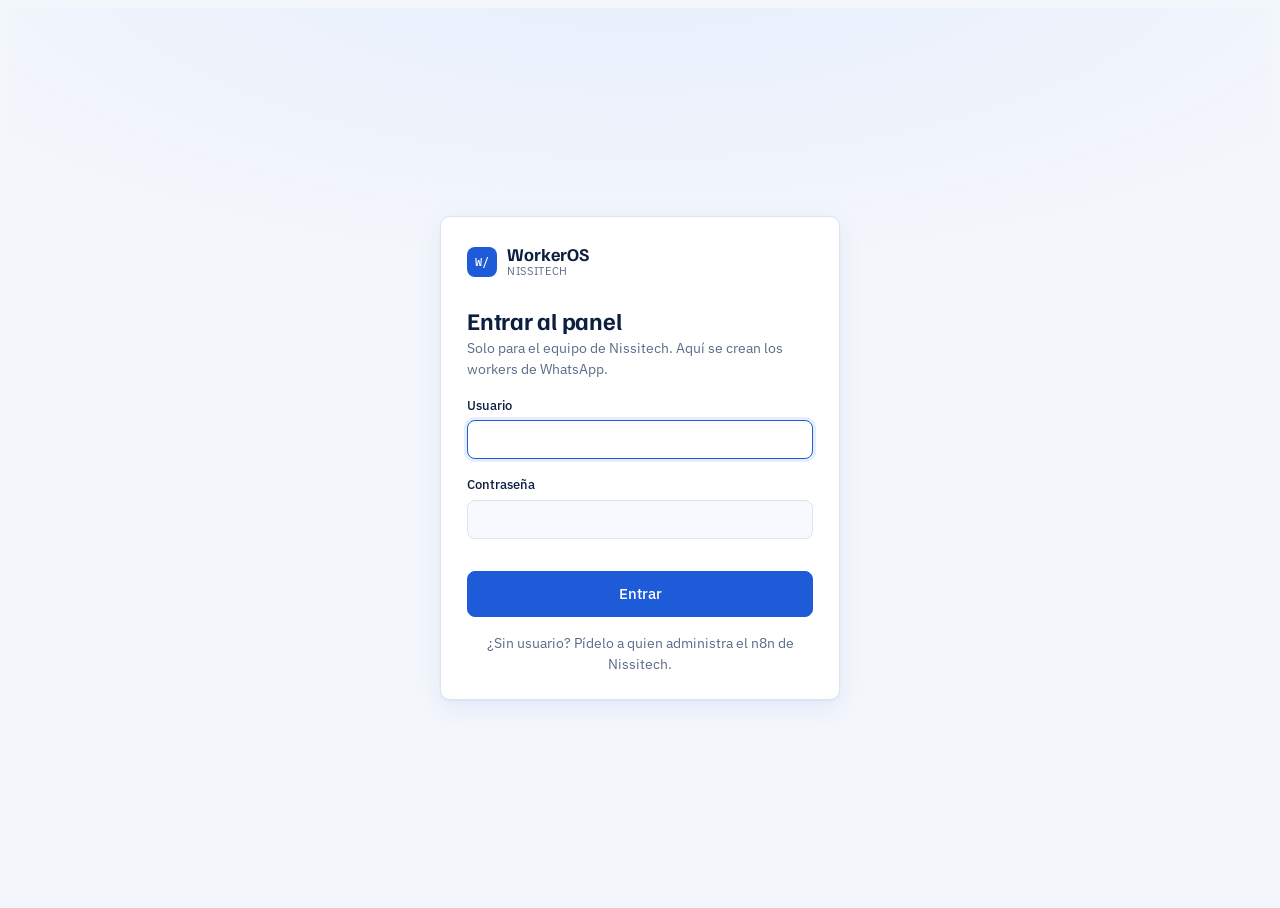
<file: workeros/index.html>
<!doctype html><html lang="es"><head><meta charset="utf-8"><meta name="viewport" content="width=device-width, initial-scale=1, viewport-fit=cover"><meta name="robots" content="noindex, nofollow"><meta name="workeros-acceso" content="https://manchas-opticanissi-n8n.wxeafs.easypanel.host/webhook/workeros/acceso">
<title>WorkerOS Nissitech</title>
<link rel="preconnect" href="https://fonts.googleapis.com">
<link rel="preconnect" href="https://fonts.gstatic.com" crossorigin>
<link rel="stylesheet" href="https://fonts.googleapis.com/css2?family=Familjen+Grotesk:wght@500;600;700&family=IBM+Plex+Sans:wght@400;500;600&family=IBM+Plex+Mono:wght@400;500&display=swap">
<style>
/* Layout: panel de operación. Barra lateral fija con las secciones, área de trabajo a la derecha;
   en el editor, formulario a la izquierda y vista previa de WhatsApp pegada a la derecha. */
:root {
  /* Blanco con tonos azules (pedido de Mari). Un solo tema claro. */
  --bg: #F3F6FB;
  --surface: #FFFFFF;
  --surface-2: #F6F9FE;
  --ink: #0D1F40;
  --muted: #5B6B89;
  --line: #DBE3F0;
  --accent: #1D5BD8;
  --accent-strong: #123F9E;
  --accent-soft: #E6EEFD;
  --accent-ink: #FFFFFF;
  --ok: #0C8459;
  --ok-soft: #DDF3EA;
  --warn: #9A6400;
  --warn-soft: #FCF1DA;
  --bad: #C0322F;
  --bad-soft: #FCE6E5;
  --idle: #64708A;
  --idle-soft: #EDF1F7;
  --chat-bg: #E8EEF7;
  --bubble-in: #FFFFFF;
  --bubble-out: #D7E6FF;
  --shadow: 0 1px 2px rgba(13,31,64,.05), 0 8px 24px rgba(29,91,216,.08);
  --f-display: "Familjen Grotesk", "Helvetica Neue", Arial, sans-serif;
  --f-body: "IBM Plex Sans", "Segoe UI", system-ui, sans-serif;
  --f-mono: "IBM Plex Mono", ui-monospace, "SFMono-Regular", Menlo, monospace;
  --r: 10px;
  color-scheme: light;
}
* { box-sizing: border-box; }
[hidden] { display: none !important; }
html, body { height: 100%; }
body { background: var(--bg); color: var(--ink); font-family: var(--f-body); font-size: 14px; line-height: 1.5; }
h1, h2, h3 { font-family: var(--f-display); text-wrap: balance; margin: 0; letter-spacing: -.01em; }
h1 { font-size: 26px; font-weight: 700; }
h2 { font-size: 18px; font-weight: 600; }
h3 { font-size: 15px; font-weight: 600; }
p { margin: 0; }
a { color: var(--accent); }
code, .mono { font-family: var(--f-mono); font-size: 12.5px; }
button, input, select, textarea { font: inherit; color: inherit; }
:focus-visible { outline: 2px solid var(--accent); outline-offset: 2px; }
@media (prefers-reduced-motion: reduce) { * { transition: none !important; animation: none !important; } }

.app { display: grid; grid-template-columns: 228px minmax(0, 1fr); min-height: 100%; }
.side { background: var(--surface); border-right: 1px solid var(--line); padding-block: 20px; padding-inline: 14px; display: flex; flex-direction: column; gap: 22px; position: sticky; top: 0; height: 100vh; }
.brand { display: flex; align-items: center; gap: 10px; padding-inline: 6px; }
.brand-mark { width: 30px; height: 30px; border-radius: 8px; background: var(--accent); color: var(--accent-ink); display: grid; place-items: center; font-family: var(--f-mono); font-weight: 500; font-size: 12px; }
.brand-name { font-family: var(--f-display); font-weight: 700; font-size: 18px; line-height: 1; }
.brand-sub { font-size: 11px; color: var(--muted); letter-spacing: .06em; text-transform: uppercase; }
.nav { display: flex; flex-direction: column; gap: 2px; }
.nav a { display: flex; align-items: center; justify-content: space-between; gap: 8px; padding: 8px 10px; border-radius: 8px; text-decoration: none; color: var(--muted); font-weight: 500; }
.nav a:hover { background: var(--surface-2); color: var(--ink); }
.nav a[aria-current="page"] { background: var(--accent-soft); color: var(--accent); }
.nav .count { font-family: var(--f-mono); font-size: 11px; }
.side-foot { margin-top: auto; display: flex; flex-direction: column; gap: 8px; padding-inline: 6px; }
.mode-pill { display: inline-flex; align-items: center; gap: 6px; font-size: 12px; padding: 4px 10px; border-radius: 999px; border: 1px solid var(--line); background: var(--surface-2); text-decoration: none; color: var(--ink); width: fit-content; }
.dot { width: 8px; height: 8px; border-radius: 50%; background: var(--idle); flex: none; }
.dot.ok { background: var(--ok); } .dot.warn { background: var(--warn); } .dot.bad { background: var(--bad); }

.main { padding-block: 28px 64px; padding-inline: clamp(16px, 3vw, 40px); min-width: 0; }
.view-head { display: flex; flex-wrap: wrap; align-items: flex-end; justify-content: space-between; gap: 12px 20px; margin-bottom: 20px; }
.view-head p { color: var(--muted); max-width: 62ch; margin-top: 4px; }
.eyebrow { font-size: 11px; letter-spacing: .08em; text-transform: uppercase; color: var(--muted); font-weight: 600; }

.btn { display: inline-flex; align-items: center; justify-content: center; gap: 6px; border: 1px solid var(--line); background: var(--surface); padding: 8px 14px; border-radius: 8px; cursor: pointer; font-weight: 500; text-decoration: none; color: var(--ink); white-space: nowrap; }
.btn:hover { border-color: var(--muted); }
.btn.primary { background: var(--accent); border-color: var(--accent); color: var(--accent-ink); }
.btn.primary:hover { filter: brightness(1.07); }
.btn.ghost { background: transparent; border-color: transparent; color: var(--muted); }
.btn.ghost:hover { color: var(--ink); background: var(--surface-2); }
.btn.danger { color: var(--bad); }
.btn.sm { padding: 5px 10px; font-size: 13px; }
.btn[disabled] { opacity: .5; cursor: not-allowed; }

/* Entrada con usuario y contraseña (solo en la versión publicada) */
.login-wrap { min-height: 100vh; display: grid; place-items: center; padding: 24px 16px; background: radial-gradient(1200px 500px at 50% -10%, var(--accent-soft), transparent 70%), var(--bg); }
.login-card { width: min(400px, 100%); padding: 28px 26px 24px; display: flex; flex-direction: column; gap: 16px; box-shadow: var(--shadow); }
.login-card h1 { font-family: var(--f-display); font-size: 24px; margin: 6px 0 0; }
.login-card p { margin: 0; color: var(--muted); font-size: 14px; }
.login-card .btn.primary { justify-content: center; padding-block: 11px; font-size: 15px; }
.login-foot { font-size: 12px; color: var(--muted); text-align: center; }
.side-user { display: flex; align-items: center; justify-content: space-between; gap: 8px; font-size: 13px; color: var(--muted); }
.panel { background: var(--surface); border: 1px solid var(--line); border-radius: var(--r); }
.notice { display: flex; gap: 10px; padding: 12px 14px; border-radius: var(--r); background: var(--warn-soft); color: var(--ink); font-size: 13px; }
.notice.info { background: var(--accent-soft); }
.notice.ok { background: var(--ok-soft); }
.notice.bad { background: var(--bad-soft); }
.notice b { font-weight: 600; }
.notice ul { margin: 6px 0 0; padding-left: 18px; }

/* Resumen */
.stats { display: grid; grid-template-columns: repeat(4, minmax(0, 1fr)); gap: 10px; margin-bottom: 18px; }
.stat { padding: 12px 14px; display: flex; flex-direction: column; gap: 2px; }
.stat .n { font-family: var(--f-display); font-size: 26px; font-weight: 600; font-variant-numeric: tabular-nums; line-height: 1.1; }
.stat .l { font-size: 12px; color: var(--muted); display: flex; align-items: center; gap: 6px; }

.toolbar { display: flex; flex-wrap: wrap; gap: 10px 14px; align-items: center; margin-bottom: 14px; }
.search { flex: 1 1 220px; min-width: 0; display: flex; }
.search input { width: 100%; }
.seg { display: inline-flex; border: 1px solid var(--line); border-radius: 8px; overflow: hidden; background: var(--surface); }
.seg button { border: 0; background: transparent; padding: 6px 11px; cursor: pointer; color: var(--muted); font-size: 13px; }
.seg button[aria-pressed="true"] { background: var(--accent); color: var(--accent-ink); }
.chips { display: flex; flex-wrap: wrap; gap: 6px; }
.chip { border: 1px solid var(--line); background: var(--surface); border-radius: 999px; padding: 4px 11px; font-size: 12.5px; cursor: pointer; color: var(--muted); }
.chip[aria-pressed="true"] { border-color: var(--accent); color: var(--accent); background: var(--accent-soft); }
.lbl { font-size: 12px; color: var(--muted); }

.group { margin-top: 18px; }
.group-head { display: flex; align-items: baseline; gap: 8px; margin-bottom: 8px; }
.group-head .mono { color: var(--muted); }
.wlist { display: flex; flex-direction: column; overflow: hidden; }
.wrow { display: grid; grid-template-columns: minmax(0, 2.2fr) minmax(0, 1.3fr) minmax(0, 1.4fr) auto; gap: 14px; align-items: center; padding: 12px 16px; border-top: 1px solid var(--line); }
.wrow:first-child { border-top: 0; }
.wrow:hover { background: var(--surface-2); }
.wname { display: flex; flex-direction: column; min-width: 0; }
.wname b { font-weight: 600; font-size: 14.5px; overflow: hidden; text-overflow: ellipsis; white-space: nowrap; }
.wname span { color: var(--muted); font-size: 12px; overflow: hidden; text-overflow: ellipsis; white-space: nowrap; }
.mods { display: flex; flex-wrap: wrap; gap: 4px; }
.mod { font-family: var(--f-mono); font-size: 11px; padding: 1px 6px; border-radius: 4px; border: 1px solid var(--line); background: var(--surface-2); color: var(--ink); }
.mod.off { opacity: .45; border-style: dashed; }
.state { display: inline-flex; align-items: center; gap: 6px; font-size: 12px; font-weight: 500; padding: 3px 9px; border-radius: 999px; width: fit-content; }
.state.borrador { background: var(--idle-soft); color: var(--idle); }
.state.creado { background: var(--accent-soft); color: var(--accent); }
.state.activo { background: var(--ok-soft); color: var(--ok); }
.state.error { background: var(--bad-soft); color: var(--bad); }
.tag { font-size: 11px; color: var(--muted); border: 1px dashed var(--line); padding: 0 6px; border-radius: 4px; }
.wmeta { display: flex; flex-direction: column; gap: 4px; min-width: 0; }
.wactions { display: flex; gap: 4px; justify-content: flex-end; flex-wrap: wrap; }
.empty { padding: 36px 20px; text-align: center; color: var(--muted); display: flex; flex-direction: column; gap: 10px; align-items: center; }

/* Editor */
.editor { display: grid; grid-template-columns: minmax(0, 1fr) 360px; gap: 22px; align-items: start; }
.steps { display: flex; gap: 6px; flex-wrap: wrap; margin-bottom: 14px; }
.steps a { font-size: 12.5px; text-decoration: none; color: var(--muted); padding: 4px 10px; border-radius: 999px; border: 1px solid var(--line); background: var(--surface); }
.steps a:hover { color: var(--ink); }
.steps a .mono { font-size: 11px; margin-right: 4px; color: var(--accent); }
.fsec { padding: 18px 20px; display: flex; flex-direction: column; gap: 14px; scroll-margin-top: 16px; }
.fsec + .fsec { margin-top: 14px; }
.fsec-head { display: flex; justify-content: space-between; align-items: flex-start; gap: 12px; }
.fsec-head p { color: var(--muted); font-size: 13px; margin-top: 2px; max-width: 60ch; }
.grid2 { display: grid; grid-template-columns: repeat(2, minmax(0, 1fr)); gap: 12px 14px; }
.field { display: flex; flex-direction: column; gap: 5px; min-width: 0; }
.field > label, .field > .flabel { font-weight: 500; font-size: 13px; display: flex; gap: 6px; align-items: baseline; flex-wrap: wrap; }
.field .req { color: var(--bad); }
.hint { font-size: 12px; color: var(--muted); }
.hint .mono { font-size: 11.5px; }
input[type="text"], input[type="password"], input[type="url"], input[type="email"], input[type="number"], select, textarea {
  border: 1px solid var(--line); background: var(--surface-2); border-radius: 8px; padding: 8px 10px; width: 100%; min-width: 0;
}
textarea { resize: vertical; min-height: 64px; line-height: 1.45; }
input:focus, select:focus, textarea:focus { outline: none; border-color: var(--accent); background: var(--surface); box-shadow: 0 0 0 3px var(--accent-soft); }
.invalid input, .invalid textarea, .invalid select { border-color: var(--bad); }
.ferr { color: var(--bad); font-size: 12px; }
.vars { display: flex; gap: 4px; flex-wrap: wrap; }
.vars button { font-family: var(--f-mono); font-size: 11px; border: 1px solid var(--line); background: var(--surface); padding: 1px 6px; border-radius: 4px; cursor: pointer; color: var(--accent); }
.days { display: flex; gap: 4px; flex-wrap: wrap; }
.days button { width: 36px; height: 34px; border-radius: 8px; border: 1px solid var(--line); background: var(--surface-2); cursor: pointer; font-weight: 600; color: var(--muted); }
.days button[aria-pressed="true"] { background: var(--accent); border-color: var(--accent); color: var(--accent-ink); }
.tpick { display: grid; grid-template-columns: repeat(2, minmax(0, 1fr)); gap: 10px; }
.tpick label { border: 1px solid var(--line); border-radius: var(--r); padding: 12px 14px; display: flex; flex-direction: column; gap: 6px; cursor: pointer; background: var(--surface-2); }
.tpick label:has(input:checked) { border-color: var(--accent); box-shadow: 0 0 0 1px var(--accent); background: var(--surface); }
.tpick label.fija, .tpick label.fija:has(input:checked) { cursor: default; box-shadow: none; border-color: var(--line); background: var(--surface); }
.tp-top .fx { margin-left: auto; font-size: 11px; color: var(--muted); background: var(--idle-soft); padding: 1px 7px; border-radius: 999px; white-space: nowrap; }
.tp-top { display: flex; align-items: center; gap: 8px; }
.tp-top input { width: 18px; height: 18px; margin: 0; accent-color: var(--accent); flex: none; }
.tp-top .code { font-family: var(--f-mono); font-size: 12px; font-weight: 500; color: var(--accent-strong); background: var(--accent-soft); padding: 1px 6px; border-radius: 5px; }
.tp-top b { font-weight: 600; }
.tp-top .hint { margin-left: auto; }
.tpick ul { margin: 0; padding-left: 18px; color: var(--muted); font-size: 13px; display: flex; flex-direction: column; gap: 2px; }
.presets { display: flex; gap: 6px; flex-wrap: wrap; align-items: center; }
@media (max-width: 760px) { .tpick { grid-template-columns: minmax(0, 1fr); } }
.kinds { display: grid; grid-template-columns: repeat(3, minmax(0, 1fr)); gap: 10px; }
.kind { border: 1px solid var(--line); border-radius: var(--r); padding: 14px; display: flex; flex-direction: column; gap: 8px; background: var(--surface-2); cursor: pointer; }
.kind:has(input:checked) { border-color: var(--accent); box-shadow: 0 0 0 1px var(--accent); background: var(--surface); }
.kind.soon { cursor: default; opacity: .65; }
.kind-top { display: flex; align-items: center; gap: 8px; }
.kind-top input { width: 18px; height: 18px; margin: 0; accent-color: var(--accent); flex: none; }
.kind-top b { font-weight: 600; }
.kind-top .fx { margin-left: auto; font-size: 11px; padding: 1px 7px; border-radius: 999px; white-space: nowrap; background: var(--accent-soft); color: var(--accent); }
.kind.soon .kind-top .fx { background: var(--idle-soft); color: var(--muted); }
.kind p { margin: 0; font-size: 13px; color: var(--muted); }
.kind-detail { border: 1px solid var(--line); border-radius: var(--r); padding: 14px 16px; background: var(--surface); display: flex; flex-direction: column; gap: 8px; }
.kind-detail h3 { margin: 0; }
.feat { margin: 0; padding-left: 18px; columns: 2; column-gap: 24px; font-size: 13px; }
.feat li { break-inside: avoid; margin-bottom: 4px; }
.radio-col { display: grid; grid-template-columns: repeat(2, minmax(0, 1fr)); gap: 8px; }
.radio-col label { display: flex; gap: 8px; align-items: flex-start; border: 1px solid var(--line); border-radius: var(--r); padding: 8px 10px; cursor: pointer; background: var(--surface-2); }
.radio-col label:has(input:checked) { border-color: var(--accent); box-shadow: 0 0 0 1px var(--accent); background: var(--surface); }
.radio-col input { margin: 3px 0 0; accent-color: var(--accent); flex: none; }
.radio-col b { display: block; font-weight: 600; font-size: 13px; }
@media (max-width: 900px) { .kinds { grid-template-columns: minmax(0, 1fr); } }
@media (max-width: 640px) { .radio-col { grid-template-columns: minmax(0, 1fr); } .feat { columns: 1; } }
.blk { border: 1px solid var(--line); border-radius: var(--r); background: var(--surface); padding: 14px 16px; display: flex; flex-direction: column; gap: 12px; }
.blk.blk-bad { border-color: var(--bad); }
.blk-head { display: flex; gap: 10px; align-items: baseline; flex-wrap: wrap; }
.blk-head .code { font-family: var(--f-mono); font-size: 12px; font-weight: 500; color: var(--accent-strong); background: var(--accent-soft); padding: 2px 7px; border-radius: 5px; }
.blk-head h3 { margin: 0; }
.blk-item { display: grid; grid-template-columns: minmax(0, 1fr) minmax(0, 1fr) auto; gap: 8px; align-items: end; padding: 10px; border: 1px dashed var(--line); border-radius: 8px; }
.blk-item .wide { grid-column: 1 / 3; }
@media (max-width: 640px) { .blk-item { grid-template-columns: minmax(0, 1fr); } .blk-item .wide { grid-column: auto; } }
.chain { display: flex; flex-wrap: wrap; gap: 6px; align-items: center; font-size: 13px; }
.switch { display: inline-flex; align-items: center; gap: 10px; cursor: pointer; font-weight: 500; }
.switch input { appearance: none; width: 38px; height: 22px; border-radius: 999px; background: var(--line); position: relative; cursor: pointer; flex: none; margin: 0; }
.switch input::after { content: ""; position: absolute; top: 3px; left: 3px; width: 16px; height: 16px; border-radius: 50%; background: var(--surface); transition: left .15s; }
.switch input:checked { background: var(--accent); }
.switch input:checked::after { left: 19px; }

.opts { display: flex; flex-direction: column; gap: 10px; }
.opt { border: 1px solid var(--line); border-radius: var(--r); background: var(--surface); overflow: hidden; }
.opt.open { border-color: var(--accent); box-shadow: 0 0 0 1px var(--accent-soft); }
.opt.invalid { border-color: var(--bad); }
.opt-head { display: flex; align-items: center; gap: 4px; padding: 6px 8px 6px 4px; }
.opt-toggle { flex: 1; min-width: 0; display: flex; align-items: center; gap: 12px; background: none; border: 0; text-align: left; cursor: pointer; padding: 6px 8px; border-radius: 8px; }
.opt-toggle:hover { background: var(--surface-2); }
.opt-title { flex: 1; min-width: 0; font-weight: 600; overflow: hidden; text-overflow: ellipsis; white-space: nowrap; }
.opt-title.sin-titulo { color: var(--muted); font-weight: 400; font-style: italic; }
.badge { font-size: 11.5px; padding: 2px 8px; border-radius: 999px; background: var(--accent-soft); color: var(--accent); white-space: nowrap; }
.badge.asesor { background: var(--idle-soft); color: var(--idle); }
.chev { color: var(--muted); transition: transform .15s; flex: none; }
.opt.open .chev { transform: rotate(180deg); }
.opt .opt-body { padding: 14px 16px 16px; border-top: 1px solid var(--line); background: var(--surface-2); }
.menu-writer { display: grid; grid-template-columns: minmax(0, 1.4fr) minmax(0, 1fr); gap: 14px; align-items: start; }
.menu-writer textarea { resize: vertical; white-space: pre-wrap; min-height: 260px; }
.menu-writer textarea { font-family: var(--f-mono); font-size: 13.5px; line-height: 1.7; min-height: 150px; }
.menu-count { font-size: 12px; color: var(--muted); }
.more summary { cursor: pointer; color: var(--accent); font-size: 13px; font-weight: 500; }
.more[open] summary { margin-bottom: 10px; }
.tuto { border: 1px solid var(--line); border-radius: var(--r); background: var(--surface); padding: 12px 14px; }
.tuto > summary { font-size: 14px; }
.tuto-intro { font-size: 13px; color: var(--muted); margin: 0 0 12px; }
.tuto-part { border-top: 1px solid var(--line); padding-top: 12px; margin-top: 12px; }
.tuto-part:first-of-type { border-top: 0; margin-top: 0; padding-top: 0; }
.tuto-part h4 { margin: 0 0 4px; font-size: 14px; font-family: var(--f-display); color: var(--ink); }
.tuto-part h4 .tag { font-size: 11px; font-weight: 600; padding: 2px 7px; border-radius: 999px; background: var(--accent-soft); color: var(--accent); margin-left: 6px; vertical-align: 1px; }
.tuto-grid { display: grid; grid-template-columns: minmax(0, 1fr); gap: 12px; align-items: start; }
.tuto-grid > div:last-child { max-width: 440px; }
.tuto ol { margin: 6px 0 0; padding-left: 20px; font-size: 13px; line-height: 1.55; display: flex; flex-direction: column; gap: 5px; }
.tuto ol b { font-weight: 600; }
.tuto .warnline { font-size: 12.5px; color: var(--warn); background: var(--warn-soft); border-radius: 6px; padding: 6px 9px; margin-top: 8px; }
.shot { border: 1px solid var(--line); border-radius: 8px; overflow: hidden; background: #fff; font-size: 11px; color: var(--ink); box-shadow: var(--shadow); }
.shot .bar { display: flex; align-items: center; gap: 5px; padding: 6px 8px; background: var(--surface-2); border-bottom: 1px solid var(--line); }
.shot .bar i { width: 7px; height: 7px; border-radius: 50%; background: var(--line); display: block; }
.shot .bar span { margin-left: 6px; font-family: var(--f-mono); font-size: 10px; color: var(--muted); overflow: hidden; white-space: nowrap; text-overflow: ellipsis; }
.shot .body { display: grid; grid-template-columns: 34% 1fr; min-height: 118px; }
.shot .sx { background: var(--surface-2); border-right: 1px solid var(--line); padding: 8px 6px; display: flex; flex-direction: column; gap: 4px; }
.shot .sx span { padding: 3px 6px; border-radius: 4px; color: var(--muted); white-space: nowrap; overflow: hidden; text-overflow: ellipsis; }
.shot .sx span.on { background: var(--accent-soft); color: var(--accent); font-weight: 600; }
.shot .mx { padding: 9px 10px; display: flex; flex-direction: column; gap: 6px; }
.shot .mx .t { font-weight: 600; font-size: 12px; }
.shot .row { display: flex; flex-direction: column; gap: 2px; padding: 5px 6px; border-radius: 5px; border: 1px solid var(--line); }
.shot .row small { color: var(--muted); font-size: 10px; }
.shot .row code { font-family: var(--f-mono); font-size: 10.5px; }
.shot .row.hl { border: 2px solid var(--accent); background: var(--accent-soft); }
.shot .btnx { align-self: flex-start; background: var(--accent); color: #fff; border-radius: 4px; padding: 3px 8px; font-weight: 600; }
.shot .btnx.hl { outline: 2px solid #F5B400; outline-offset: 2px; }
.shot-cap { font-size: 11.5px; color: var(--muted); margin-top: 5px; }
.ia-off { opacity: .55; pointer-events: none; }

.dl { font-family: var(--f-mono); font-size: 11.5px; color: var(--muted); overflow-wrap: anywhere; }
.bub .doc { display: flex; align-items: center; gap: 10px; background: var(--surface-2); border-radius: 6px; padding: 8px 10px; margin-bottom: 6px; }
.bub .doc .ic { width: 28px; height: 34px; border-radius: 3px; background: var(--bad); color: #fff; font-size: 9px; font-weight: 700; display: grid; place-items: center; flex: none; }
.bub .doc b { font-weight: 600; font-size: 13px; }
.filebox { border: 1px dashed var(--line); border-radius: var(--r); padding: 12px; display: flex; flex-direction: column; gap: 10px; background: var(--surface); }
.filebox .flabel { display: flex; justify-content: space-between; gap: 8px; flex-wrap: wrap; }
.stepper { display: flex; gap: 4px; margin-bottom: 16px; overflow-x: auto; padding-bottom: 2px; }
.stepper button { flex: 1 0 auto; display: flex; flex-direction: column; align-items: flex-start; gap: 6px; background: none; border: 0; padding: 0 4px 6px; cursor: pointer; color: var(--muted); font-size: 12.5px; min-width: 92px; text-align: left; }
.stepper button::before { content: ""; display: block; height: 4px; width: 100%; border-radius: 4px; background: var(--line); }
.stepper button.done { color: var(--ink); }
.stepper button.done::before { background: var(--accent); opacity: .45; }
.stepper button[aria-current="step"] { color: var(--accent); font-weight: 600; }
.stepper button[aria-current="step"]::before { background: var(--accent); }
.stepper .n { font-family: var(--f-mono); font-size: 11px; }
.review { display: flex; flex-direction: column; }
.review .rrow { display: grid; grid-template-columns: 170px minmax(0, 1fr) auto; gap: 12px; padding: 10px 0; border-top: 1px solid var(--line); align-items: start; }
.review .rrow:first-child { border-top: 0; }
.review .rk { color: var(--muted); font-size: 13px; }
.review .rv { min-width: 0; overflow-wrap: anywhere; }
.review ol { margin: 0; padding-left: 18px; }
.opt-num { font-family: var(--f-display); font-size: 22px; font-weight: 700; text-align: center; color: var(--accent); padding-top: 4px; }
.opt-body { display: flex; flex-direction: column; gap: 10px; min-width: 0; }
.opt-top { display: grid; grid-template-columns: minmax(0, 1fr) auto; gap: 8px; align-items: end; }
.opt-tools { display: flex; gap: 2px; }
.radio-row { display: flex; gap: 6px; flex-wrap: wrap; }
.radio-row label { display: inline-flex; align-items: center; gap: 6px; border: 1px solid var(--line); background: var(--surface); padding: 5px 10px; border-radius: 8px; cursor: pointer; font-size: 13px; }
.radio-row label:has(input:checked) { border-color: var(--accent); color: var(--accent); background: var(--accent-soft); }
.radio-row input { accent-color: var(--accent); margin: 0; }

.pkg { display: grid; grid-template-columns: repeat(3, minmax(0, 1fr)); gap: 10px; }
.pkg label { border: 1px solid var(--line); border-radius: var(--r); padding: 12px; display: flex; flex-direction: column; gap: 8px; cursor: pointer; background: var(--surface-2); }
.pkg label:has(input:checked) { border-color: var(--accent); box-shadow: 0 0 0 1px var(--accent); background: var(--surface); }
.pkg label.soon { cursor: not-allowed; opacity: .6; }
.pkg input { position: absolute; opacity: 0; pointer-events: none; }
.pkg .pk-top { display: flex; justify-content: space-between; gap: 6px; align-items: baseline; }
.pkg .pk-top b { font-weight: 600; }

.sendbar { position: sticky; bottom: 0; margin-top: 16px; padding: 12px 16px; display: flex; flex-wrap: wrap; gap: 10px; align-items: center; justify-content: space-between; box-shadow: var(--shadow); z-index: 2; padding-bottom: calc(12px + env(safe-area-inset-bottom, 0px)); }
.sendbar .left { display: flex; gap: 8px; align-items: center; color: var(--muted); font-size: 13px; min-width: 0; flex: 1 1 200px; }
.sendbar .right { display: flex; gap: 8px; flex-wrap: wrap; }

/* Vista previa WhatsApp */
.preview { position: sticky; top: 20px; display: flex; flex-direction: column; overflow: hidden; }
.pv-head { display: flex; align-items: center; gap: 10px; padding: 10px 14px; border-bottom: 1px solid var(--line); }
.avatar { width: 34px; height: 34px; border-radius: 50%; background: var(--accent); color: var(--accent-ink); display: grid; place-items: center; font-weight: 700; font-family: var(--f-display); flex: none; }
.pv-head .who { display: flex; flex-direction: column; min-width: 0; flex: 1; }
.pv-head .who b { overflow: hidden; text-overflow: ellipsis; white-space: nowrap; }
.pv-head .who span { font-size: 11.5px; color: var(--muted); }
.chat { background: var(--chat-bg); height: 440px; overflow-y: auto; padding: 14px 12px; display: flex; flex-direction: column; gap: 6px; }
.bub { max-width: 88%; padding: 6px 9px 4px; border-radius: 8px; font-size: 13.5px; line-height: 1.4; box-shadow: 0 1px 1px rgba(0,0,0,.08); overflow-wrap: anywhere; }
.bub.in { background: var(--bubble-in); align-self: flex-start; border-top-left-radius: 2px; }
.bub.out { background: var(--bubble-out); align-self: flex-end; border-top-right-radius: 2px; }
.bub .t { display: block; text-align: right; font-size: 10.5px; color: var(--muted); margin-top: 2px; }
.ev-add { display: flex; flex-direction: column; gap: 8px; border-top: 1px solid var(--line); padding-top: 14px; }
.ev-add-row { display: flex; flex-wrap: wrap; gap: 8px; }
.ev-tipos { margin: 0; padding-left: 18px; color: var(--muted); font-size: 13px; display: flex; flex-direction: column; gap: 2px; }
.ev-ops { display: flex; flex-direction: column; gap: 6px; }
.ev-op { display: grid; grid-template-columns: 22px minmax(0, 3fr) minmax(0, 2fr) 48px auto; gap: 6px; align-items: center; }
.ev-n { font-family: var(--f-mono); font-size: 12px; color: var(--muted); text-align: center; }
.ev-cnt { font-family: var(--f-mono); font-size: 12px; color: var(--muted); text-align: right; }
.ev-cnt.bad { color: var(--bad); font-weight: 600; }
.ev-qr { overflow-wrap: anywhere; font-size: 12.5px; padding: 8px 10px; background: var(--surface-2); border-radius: 8px; }
.ev-inter { display: flex; flex-direction: column; gap: 2px; max-width: 88%; align-self: flex-start; }
.ev-inter .bub { max-width: 100%; }
.wa-btn { background: var(--bubble-in); border-radius: 8px; text-align: center; color: #0B7FC4; font-size: 13.5px; padding: 7px 9px; box-shadow: 0 1px 1px rgba(0,0,0,.08); }
.wa-list { background: var(--bubble-in); border-radius: 8px; font-size: 13px; padding: 4px 10px; box-shadow: 0 1px 1px rgba(0,0,0,.08); }
.wa-list div { padding: 5px 0; border-bottom: 1px solid var(--line); }
.wa-list div:last-child { border-bottom: 0; }
.ev-img { height: 90px; border-radius: 6px; background: var(--surface-2); display: grid; place-items: center; color: var(--muted); font-size: 12px; margin-bottom: 6px; }
@media (max-width: 700px) { #evList .opt-head { flex-wrap: wrap; } #evList .opt-tools { width: 100%; justify-content: flex-end; border-top: 1px solid var(--line); padding-top: 4px; } .ev-op { grid-template-columns: 22px minmax(0, 1fr) 48px; } .ev-op input[data-k="corto"] { grid-column: 2 / 3; } .ev-op .btn { grid-column: 2 / 4; justify-self: start; } }
.sysline { align-self: center; font-size: 11px; color: var(--muted); background: var(--surface); padding: 2px 9px; border-radius: 6px; text-align: center; max-width: 92%; }
.pv-quick { display: flex; gap: 5px; flex-wrap: wrap; padding: 8px 12px 0; }
.pv-input { display: flex; gap: 8px; padding: 8px 12px 12px; }
.pv-input input { flex: 1; }
.pv-foot { display: flex; justify-content: space-between; align-items: center; gap: 8px; padding: 8px 12px; border-top: 1px solid var(--line); font-size: 12px; color: var(--muted); flex-wrap: wrap; }

/* Plantillas */
.tgrid { display: grid; grid-template-columns: repeat(auto-fill, minmax(220px, 1fr)); gap: 10px; }
.tcard { padding: 14px; display: flex; flex-direction: column; gap: 8px; }
.tcard .tc-top { display: flex; justify-content: space-between; align-items: center; gap: 8px; }
.tcard .code { font-family: var(--f-mono); font-size: 13px; font-weight: 500; color: var(--accent); }
.tcard p { color: var(--muted); font-size: 13px; }
.tcard.soon .code { color: var(--muted); }
.flow { display: flex; flex-wrap: wrap; align-items: center; gap: 4px; }
.flow .arrow { color: var(--muted); font-size: 12px; }

/* Conexión */
.conn { display: grid; grid-template-columns: minmax(0, 1.3fr) minmax(0, 1fr); gap: 18px; align-items: start; }
.gloss { display: flex; flex-direction: column; }
.gloss details { border-top: 1px solid var(--line); padding: 10px 16px; }
.gloss details:first-of-type { border-top: 0; }
.gloss summary { cursor: pointer; font-weight: 600; }
.gloss details p { color: var(--muted); margin-top: 6px; font-size: 13px; }
pre.json { background: var(--surface-2); border: 1px solid var(--line); border-radius: 8px; padding: 12px; overflow: auto; max-height: 420px; font-family: var(--f-mono); font-size: 12px; margin: 0; white-space: pre; }

/* Modal */
.modal-bg { position: fixed; inset: 0; background: rgba(10,14,20,.45); display: grid; place-items: center; padding: 16px; z-index: 20; }
.modal { width: min(640px, 100%); max-height: 86vh; overflow: auto; padding: 20px; display: flex; flex-direction: column; gap: 14px; box-shadow: var(--shadow); }
.modal-actions { display: flex; gap: 8px; justify-content: flex-end; flex-wrap: wrap; }

.toast { position: fixed; top: calc(16px + env(safe-area-inset-top, 0px)); left: 50%; transform: translateX(-50%); background: var(--accent-strong); color: var(--accent-ink); padding: 9px 16px; border-radius: 8px; font-size: 13px; z-index: 30; box-shadow: var(--shadow); max-width: calc(100% - 32px); }

@media (max-width: 1080px) {
  .editor { grid-template-columns: minmax(0, 1fr); }
  .preview { position: static; }
  .conn { grid-template-columns: minmax(0, 1fr); }
}
@media (max-width: 760px) {
  .app { grid-template-columns: minmax(0, 1fr); }
  .side { position: static; height: auto; flex-direction: row; flex-wrap: wrap; align-items: center; gap: 10px; padding: 12px 16px; border-right: 0; border-bottom: 1px solid var(--line); }
  .nav { flex-direction: row; overflow-x: auto; width: 100%; order: 3; }
  .nav a { flex: none; }
  .nav .count { display: none; }
  .side-foot { margin: 0 0 0 auto; flex-direction: row; padding: 0; }
  .side-foot .hint { display: none; }
  .sendbar .left { display: none; }
  .sendbar .right { width: 100%; }
  .sendbar .right .btn { flex: 1 1 auto; padding-inline: 10px; }
  .main { padding-block: 18px 48px; }
  .stats { grid-template-columns: repeat(2, minmax(0, 1fr)); }
  .wrow { grid-template-columns: minmax(0, 1fr) auto; }
  .wrow .wmods { grid-column: 1 / -1; }
  .wrow .wactions { grid-column: 1 / -1; justify-content: flex-start; }
  .grid2, .pkg { grid-template-columns: minmax(0, 1fr); }
  .review .rrow { grid-template-columns: minmax(0, 1fr) auto; }
  .menu-writer { grid-template-columns: minmax(0, 1fr); }
  .review .rk { grid-column: 1 / -1; }
  .fsec { padding: 16px; }
  h1 { font-size: 22px; }
}
</style>
</head><body>

<div class="app">
  <aside class="side">
    <div class="brand">
      <div class="brand-mark" aria-hidden="true">W/</div>
      <div>
        <div class="brand-name">WorkerOS</div>
        <div class="brand-sub">Nissitech</div>
      </div>
    </div>
    <nav class="nav" id="nav" aria-label="Secciones">
      <a href="#workers" data-view="workers">Workers <span class="count" id="navCount"></span></a>
      <a href="#nuevo" data-view="nuevo">Crear worker</a>
      <a href="#plantillas" data-view="plantillas">Plantillas</a>
      <a href="#conexion" data-view="conexion">Conexión n8n</a>
    </nav>
    <div class="side-foot">
      <a class="mode-pill" href="#conexion" id="modePill"><span class="dot"></span><span>Modo simulado</span></a>
      <p class="hint">Prototipo v1.1 · Generador v0.8</p>
    </div>
  </aside>
  <main class="main" id="main"></main>
</div>
<div id="modalRoot"></div>
<div id="toastRoot"></div>

<script>
(() => {
'use strict';

/* ───────── Datos fijos: catálogo de plantillas y paquetes ───────── */
const PLANTILLAS = [
  { code: 'BASE', nombre: 'Entrada, BSUID y memoria', desc: 'Recibe el mensaje, saca el número o el BSUID, lee la memoria y decide la ruta. Va en todo worker.', estado: 'lista' },
  { code: 'P01', nombre: 'Atención y menú', desc: 'Saludo, menú por número o palabra, opción inválida y despedida.', estado: 'lista' },
  { code: 'P02', nombre: 'Identificación y validación', desc: 'Pide y valida datos del cliente (documento, código).', estado: 'lista' },
  { code: 'P03', nombre: 'Consulta de bases', desc: 'Busca información del cliente en una base de datos.', estado: 'lista' },
  { code: 'P04', nombre: 'Información y archivos', desc: 'Envía documentos, PDFs e información fija.', estado: 'lista' },
  { code: 'P05', nombre: 'Catálogo y servicios', desc: 'Muestra productos o servicios con precios.', estado: 'lista' },
  { code: 'P06', nombre: 'Cotizaciones', desc: 'Cotiza varios productos con cantidades, precio por mayor, descuentos e IGV; aceptar la vuelve pedido.', estado: 'lista' },
  { code: 'P07', nombre: 'Pedidos', desc: 'Toma el pedido y los datos de entrega.', estado: 'lista' },
  { code: 'P08', nombre: 'Pagos', desc: 'Envía el total y el link de pago. Si el cliente manda el comprobante, lo pasa al asesor.', estado: 'lista' },
  { code: 'P09', nombre: 'Delivery y despacho', desc: 'Coordina el envío y avisa el estado.', estado: 'lista' },
  { code: 'P10', nombre: 'Agenda de citas', desc: 'Servicios, profesionales y horarios libres; reprogramar y cancelar.', estado: 'lista' },
  { code: 'P11', nombre: 'Mi cuenta', desc: 'Pedidos y su estado, repetir pedido, mis datos, promociones y puntos.', estado: 'lista' },
  { code: 'P12', nombre: 'Derivación a asesor', desc: 'Avisa al cliente que lo atenderá una persona.', estado: 'lista' },
  { code: 'P13', nombre: 'Chatwoot', desc: 'El asesor lee y responde la conversación desde Chatwoot, con fotos, audios y documentos. Se agrega sola si eliges Chatwoot.', estado: 'lista' },
  { code: 'P14', nombre: 'Campañas', desc: 'Mensajes masivos con plantillas aprobadas por Meta.', estado: 'despues' },
  { code: 'P15', nombre: 'Eventos', desc: 'Inscripciones y recordatorios de eventos.', estado: 'despues' },
  { code: 'P16', nombre: 'Reportes', desc: 'Resúmenes de conversaciones y ventas.', estado: 'despues' }
];
const PAQUETES = [
  { id: 'atencion_basica', nombre: 'Atención básica', mods: ['BASE', 'P01', 'P12'], disponible: true, desc: 'Saludo, menú con respuestas y documentos, y aviso de asesor.' },
  { id: 'floristeria', nombre: 'Floristería (plantillas)', mods: ['BASE', 'P01', 'P05', 'P07', 'P09', 'P08', 'P12'], disponible: true, desc: 'Catálogo, pedido, delivery y pago.' },
  { id: 'cec', nombre: 'CEC (educación)', mods: ['BASE', 'P01', 'P02', 'P03', 'P04', 'P12'], disponible: true, desc: 'Identificación, consulta y archivos.' }
];
/* Bloques (plantillas P02…P09): cada uno es un workflow aparte que el worker abre desde una opción del menú. */
const BLOQUES = {
  P02: { nombre: 'Identificación y validación', desc: 'Pide el DNI o RUC, lo busca en una hoja de Google y pide confirmar.', sig: 'P01', opcion: 'Soy socio',
    funciones: ['Pide DNI, RUC o CE y revisa el formato', 'Lo busca en una hoja de Google', 'Pide confirmar que es él', 'Si no está, ofrece la ficha de inscripción', 'Recuerda al cliente ya validado'] },
  P03: { nombre: 'Consulta de bases', desc: 'Busca en una hoja de Google lo que pide el cliente, su registro, o muestra toda la lista.', sig: 'P01', opcion: 'Consultar información',
    funciones: ['Busca lo que escribe el cliente', 'O muestra su propio registro (con P02)', 'O lista todo, ej. próximos eventos', 'Filtra filas, ej. solo activos'] },
  P04: { nombre: 'Información y archivos', desc: 'Una lista de documentos e información; envía lo que el cliente elige.', sig: 'P01', opcion: 'Documentos',
    funciones: ['Muestra una lista numerada de documentos', 'Envía el archivo con su texto como caption', 'Puede limitar documentos a clientes al día (con P02)'] },
  P05: { nombre: 'Catálogo y servicios', desc: 'Muestra categorías y productos desde una hoja de Google.', sig: 'P07', opcion: 'Ver catálogo y hacer un pedido',
    funciones: ['Lee los productos de una hoja de Google', 'Muestra categorías, precios y fotos', 'Entiende número, código o nombre', 'Envía el catálogo en PDF'] },
  P06: { nombre: 'Cotizaciones', desc: 'Cotiza varios productos con su cantidad, desde una hoja de Google, con precio por mayor, descuentos e IGV.', sig: 'P09', opcion: 'Cotizar para empresas',
    funciones: ['Entiende "50 polos y 20 gorras"', 'Precio por mayor y descuento por volumen', 'IGV, número de cotización y vigencia', 'Envía la foto de cada producto con su precio', 'Aceptar la vuelve pedido'] },
  P07: { nombre: 'Pedidos y carrito', desc: 'Arma el pedido, pide los datos del cliente y muestra el resumen.', sig: 'P09', opcion: 'Hacer un pedido', nota: 'Suele ir después de P05 Catálogo.',
    funciones: ['Suma uno o varios productos', 'Pide nombre, teléfono y dedicatoria', 'Muestra el resumen para confirmar o corregir', 'Le da un número al pedido'] },
  P09: { nombre: 'Delivery y despacho', desc: 'Dirección, zona y costo de envío, fecha y turno, o recojo en tienda.', sig: 'P08', opcion: 'Delivery', nota: 'Suele ir después de P07 Pedidos.',
    funciones: ['Pide la dirección y calcula el envío por zona', 'Fecha de entrega y turno', 'Opción de recoger en tienda', 'Respeta los días con entrega'] },
  P08: { nombre: 'Pagos', desc: 'Envía el total y el link de pago. Si el cliente manda la foto o PDF del comprobante, se lo pasa al asesor.', sig: 'P12', opcion: 'Pagar mi pedido', nota: 'Suele ir después de P09 Delivery.',
    funciones: ['Envía el total del pedido', 'Envía el link de pago (y otros medios, si quieres)', 'Si llega el comprobante, lo pasa al asesor'] },
  P10: { nombre: 'Agenda de citas', desc: 'Reserva citas por servicio y profesional en los horarios libres. El cliente puede reprogramar o cancelar.', sig: 'P01', opcion: 'Reservar una cita',
    funciones: ['Servicios con duración y precio', 'Elige profesional (o cualquiera)', 'Muestra 7 días y sus horarios libres', 'Reprogramar y cancelar', 'Lee la agenda ocupada de una hoja'] },
  P11: { nombre: 'Mi cuenta', desc: 'El cliente ve sus pedidos y su estado, repite el último pedido, actualiza sus datos, se suscribe a promociones y ve sus puntos.', sig: 'P09', opcion: 'Mi cuenta',
    funciones: ['Mis pedidos y estado del último', 'Repetir el último pedido', 'Mis datos (nombre, correo, dirección)', 'Promociones (suscribirse o baja)', 'Puntos de fidelidad y premios'] },
  P17: { nombre: 'Agente IA', desc: 'Entiende mensajes escritos con palabras libres y responde con IA (Claude, OpenAI u otra), usando la información del negocio.', sig: 'P01', opcion: 'Pregúntame lo que quieras', nota: 'Cada respuesta se cobra en la cuenta de IA del cliente.',
    funciones: ['Responde cuando el menú no entiende lo que escribió el cliente', 'O como opción del menú, conversa hasta que escriba "menú"', 'Si quiere comprar, abre la opción que corresponde', 'Si pide una persona o reclama, pasa a asesor', 'Si no sabe algo, no lo inventa: ofrece un asesor'] }
};
const FIJAS = [
  ['BASE', 'Entrada y memoria', ['Recibe los mensajes de WhatsApp', 'Reconoce al cliente (número o BSUID)', 'Recuerda la conversación', 'Revisa el horario']],
  ['P01', 'Atención y menú', ['Saludo y menú numerado', 'Responde texto o documentos', 'Abre las otras plantillas', 'Despedida y opción no válida']],
  ['P12', 'Derivación a asesor', ['Pasa la conversación a una persona', 'Aviso distinto fuera de horario', 'Se activa con palabras como "asesor"']]
];
/* Workers fijos (Generador v0.8): un workflow completo que se copia tal cual y solo cambia su configuración */
const MODELOS = [
  { id: 'floreria', nombre: 'Florería', disponible: true, tipo: 'Floristería', pide: 'el menú, el catálogo, los distritos de envío, el link de pago, el asesor y Chatwoot',
    corto: 'Vende flores por WhatsApp de principio a fin: catálogo, pedido con entrega, link de pago y asesor.',
    funciones: ['Menú de hasta 8 opciones en una lista de WhatsApp', 'Catálogo desde una hoja de Google, por categorías', 'Reconoce el arreglo por su código o nombre', 'Pedido completo: quién recibe, dirección, fecha, turno y dedicatoria', 'Costo de envío según el distrito', 'Botón "Pagar ahora" con el link de pago', 'El comprobante llega a Chatwoot con la nota "validar pago"', 'Le dice al cliente en qué estado está su pedido', 'IA (GPT-4o mini) que entiende frases libres', 'Asesor en Chatwoot con texto, fotos, audios, videos y documentos'] },
  { id: 'evento', nombre: 'Evento', disponible: true, tipo: 'Eventos',
    corto: 'Encuestas en vivo, votaciones y simulaciones por WhatsApp para un evento o un taller.',
    pide: 'los pasos del evento (mensajes y preguntas), cómo empieza la votación y los números del equipo',
    funciones: ['Preguntas de una sola opción: botones hasta 3 opciones, lista de 4 a 10', 'Preguntas abiertas que guardan lo que escribe cada persona', 'Mensajes con texto o imagen entre las preguntas', 'Análisis con IA de las respuestas, con texto de respaldo si la IA falla', 'Cada persona participa una vez: no se duplican votos', 'El equipo abre, cierra y exporta por WhatsApp (#abrir, #cerrar, #estado, #exportar)', 'Pruebas separadas de la votación real', 'Entrada por QR con una frase lista'] },
  { id: 'barberia', nombre: 'Barbería', disponible: false, tipo: 'Salud y belleza', corto: 'Citas por barbero y servicio, recordatorios y cancelaciones.', funciones: [] }
];
/* Qué hace cada opción del menú en un worker fijo (el "tipo" que lee el modelo) */
const TIPOS_OPCION = [
  ['catalogo', 'Muestra el catálogo', 'Envía su mensaje (y el PDF, si pones uno) y pide el código o el nombre del arreglo.'],
  ['pedido', 'Toma un pedido', 'Para quien ya sabe qué quiere: pide el código y arma el pedido.'],
  ['seguimiento', 'Estado de mi pedido', 'Busca el último pedido del cliente y le dice cómo va.'],
  ['info', 'Responde con texto o documento', 'Ej: horario y ubicación, preguntas frecuentes.'],
  ['asesor', 'Pasa a un asesor', 'Le avisa a una persona del equipo (en Chatwoot, si lo activas).'],
  ['ia', 'Pregunta libre con IA', 'El cliente escribe lo que quiera y la IA responde con la información del negocio.']];
const MENU_FLORERIA = '¿Qué te gustaría hacer hoy?\n\n1. Ver catálogo\n   Ramos y arreglos para toda ocasión\n2. Ya sé qué quiero\n   Tengo el código del arreglo\n3. Mi pedido\n   Estado de mi pedido\n4. Horario y ubicación\n5. Hablar con un asesor';
const MSG_PAGO_FLOR = '✅ ¡Pedido *{pedido}* registrado!\n💰 Total a pagar: *{total}*\n\nPaga con el botón 👇 y luego envíame aquí la *captura del comprobante* 🧾';
const MSG_RECORDAR_PAGO_FLOR = 'Tu pedido *{pedido}* está registrado 🌸 Total: *{total}*. Puedes pagarlo aquí 👇 Cuando pagues, envíame la *captura del comprobante* 🧾';
const COLS_PEDIDOS = 'Pedido, Fecha de registro, Cliente, WhatsApp, Producto, Categoría, Precio, Envío, Total, Recibe, Teléfono de entrega, Dirección, Distrito, Fecha de entrega, Turno, Dedicatoria, Estado de pago, Estado del pedido';
const FLOR_INICIAL = () => ({ catalogo_url: '', zonas_texto: '', turnos_texto: 'Mañana (9 a 12)\nTarde (12 a 4)\nNoche (4 a 8)', dias_entrega: [1, 2, 3, 4, 5, 6, 0], pago_link: '', pago_boton: '', msg_pago: '', registro_url: '', telefono_asesor: '', msg_fuera_horario: '' });
const CW_INICIAL = () => ({ modo: 'ninguno', nombre: '', correo: '', url: '', account_id: '', inbox_id: '' });
const ORDEN_BLOQUES = ['P02', 'P03', 'P04', 'P05', 'P06', 'P07', 'P09', 'P08', 'P10', 'P11', 'P17'];
const OPCIONES_P11 = [['pedidos', 'Mis pedidos'], ['estado', 'Estado del último pedido'], ['repetir', 'Repetir el último pedido'], ['citas', 'Mis citas'], ['datos', 'Mis datos'], ['promociones', 'Promociones'], ['puntos', 'Puntos']];
/* Modelos de IA que ofrece el formulario (P17 con Claude). El primero es el que usa la plantilla si no se elige. */
const MODELOS_CLAUDE = [['claude-opus-5-5', 'Opus 5.5 · más inteligente'], ['claude-sonnet-5-5', 'Sonnet 5.5 · equilibrado'], ['claude-haiku-5-5', 'Haiku 5.5 · más barato']];
/* Modelos para la IA de todo el worker (sección "ia" del Generador v0.7). El primero es el recomendado. */
const MODELOS_IA = {
  openai: [['gpt-4o-mini', 'GPT-4o mini · rápido y barato (recomendado)'], ['gpt-4o', 'GPT-4o · más inteligente, cuesta más']],
  anthropic: [['claude-haiku-5-5', 'Haiku 5.5 · rápido y barato (recomendado)'], ['claude-sonnet-5-5', 'Sonnet 5.5 · equilibrado'], ['claude-opus-5-5', 'Opus 5.5 · más inteligente, cuesta más']]
};
const IA_INICIAL = () => ({ activa: true, proveedor: 'openai', modelo: 'gpt-4o-mini', base_url: '', instrucciones: '', conocimiento: '' });
const PROVEEDORES_IA = [['anthropic', 'Claude (Anthropic)'], ['openai', 'OpenAI (ChatGPT)'], ['compatible', 'Otra compatible con OpenAI (Groq, OpenRouter, DeepSeek…)']];
const CON_SIGUIENTE = ['P02', 'P05', 'P07', 'P09', 'P08'];
const TIPOS = ['Floristería', 'Eventos', 'Educación', 'Restaurante y comida', 'Salud y belleza', 'Tienda', 'Servicios', 'Otro'];
const ESTADOS = { borrador: 'Borrador', creado: 'Creado, apagado', activo: 'Activo', error: 'Con error' };
const ZONAS = ['America/Lima', 'America/Bogota', 'America/Guayaquil', 'America/Mexico_City', 'America/Caracas', 'America/Santiago', 'America/Argentina/Buenos_Aires', 'Europe/Madrid'];
const DIAS = [[1, 'L', 'lunes'], [2, 'M', 'martes'], [3, 'X', 'miércoles'], [4, 'J', 'jueves'], [5, 'V', 'viernes'], [6, 'S', 'sábado'], [0, 'D', 'domingo']];

/* Respaldo: copia de DEFAULTS del nodo CONFIG WorkerOS (base-v0.2). Si un campo va vacío, el worker usa esto. */
const DEFAULTS = {
  plantilla_version: 'base-v0.2', worker_id: 'worker_sin_id',
  negocio: { nombre: 'nuestro negocio', nombre_asistente: 'el asistente virtual', zona_horaria: 'America/Lima' },
  whatsapp: { phone_number_id: '1368900409630135', api_version: 'v22.0' },
  horario: { dias: [1, 2, 3, 4, 5, 6], desde: 9, hasta: 20, texto: 'lunes a sábado, de 9:00 am a 8:00 pm' },
  interruptores: { pausa: false, mensaje_pausa: 'Hola 👋 En este momento estamos haciendo una actualización. Escríbenos en unos minutos, por favor.' },
  memoria: { ttl_segundos: 604800 },
  p01: {
    saludo: 'Hola {nombre}, gracias por escribir a *{negocio}* 👋',
    instruccion_menu: 'Responde con el *número* de la opción que buscas:',
    opciones: [{ numero: '1', titulo: 'Hablar con un asesor', descripcion: 'Te atiende una persona del equipo', palabras: [], accion: 'asesor', respuesta: '' }],
    pie_respuesta: '\n\nEscribe *menú* para ver las opciones otra vez.',
    msg_opcion_invalida: 'No reconocí esa opción 🤔',
    max_intentos_invalidos: 3,
    palabras_menu: ['menu', 'inicio', 'opciones', 'hola', 'buenas', 'buenos dias', 'buenas tardes', 'buenas noches', '0'],
    palabras_despedida: ['gracias', 'adios', 'chau', 'chao', 'hasta luego', 'bye'],
    msg_despedida: '¡Gracias por escribirnos! Cuando necesites algo, aquí estaremos.',
    msg_archivo_no_soportado: '📎 Recibí tu archivo, pero por ahora solo leo texto. ¿Me lo escribes, por favor?'
  },
  p12: {
    palabras_asesor: ['asesor', 'agente', 'humano', 'persona real', 'hablar con alguien', 'hablar con una persona', 'atencion humana', 'no me entiendes', 'queja', 'reclamo'],
    nombre_asesor: 'un asesor',
    msg_derivacion: 'Listo, le aviso a {asesor} 🙌 Te escribirá por este mismo chat.\nMientras tanto, escribe *menú* si quieres ver las opciones.',
    msg_fuera_horario: 'Listo, le aviso a {asesor} 🙌 Nuestro horario es de {horario}, así que te escribirá apenas esté disponible.\nMientras tanto, escribe *menú* si quieres ver las opciones.'
  }
};

/* ───────── Utilidades ───────── */
const $ = (s, r = document) => r.querySelector(s);
const $$ = (s, r = document) => [...r.querySelectorAll(s)];
const clone = (o) => JSON.parse(JSON.stringify(o));
const esc = (s) => String(s ?? '').replace(/[&<>"']/g, (c) => ({ '&': '&amp;', '<': '&lt;', '>': '&gt;', '"': '&quot;', "'": '&#39;' }[c]));
const uid = () => Math.random().toString(36).slice(2, 10);
const texto = (v) => typeof v === 'string' ? v.trim() : '';
const isObj = (v) => v && typeof v === 'object' && !Array.isArray(v);
const slug = (s) => String(s || '').toLowerCase().normalize('NFD').replace(/[̀-ͯ]/g, '').replace(/[^a-z0-9]+/g, '_').replace(/^_|_$/g, '').slice(0, 30);
const fecha = (iso) => { try { return new Date(iso).toLocaleDateString('es', { day: 'numeric', month: 'short', year: 'numeric' }); } catch (e) { return ''; } };
const waFormat = (s) => esc(s)
  .replace(/\*([^*\n]+)\*/g, '<b>$1</b>')
  .replace(/(^|[\s(])_([^_\n]+)_/g, '$1<i>$2</i>')
  .replace(/~([^~\n]+)~/g, '<s>$1</s>')
  .replace(/\n/g, '<br>');
const hora12 = (h) => { const n = Number(h); if (n === 0 || n === 24) return '12:00 am'; if (n === 12) return '12:00 pm'; return n < 12 ? `${n}:00 am` : `${n - 12}:00 pm`; };
function textoHorario(dias, desde, hasta) {
  const orden = DIAS.map(d => d[0]).filter(d => dias.includes(d));
  if (!orden.length) return '';
  const nom = (n) => DIAS.find(d => d[0] === n)[2];
  const idx = orden.map(n => DIAS.findIndex(d => d[0] === n));
  const seguidos = idx.every((v, i) => i === 0 || v === idx[i - 1] + 1);
  let d;
  if (orden.length === 1) d = nom(orden[0]);
  else if (orden.length === 7) d = 'todos los días';
  else if (seguidos && orden.length > 2) d = `${nom(orden[0])} a ${nom(orden[orden.length - 1])}`;
  else d = orden.slice(0, -1).map(nom).join(', ') + ' y ' + nom(orden[orden.length - 1]);
  return `${d}, de ${hora12(desde)} a ${hora12(hasta)}`;
}

/* Guardado en este navegador (con respaldo en memoria si el navegador no deja guardar) */
const mem = {};
const store = {
  get(k, def) { try { const v = localStorage.getItem('workeros:' + k); return v ? JSON.parse(v) : (k in mem ? mem[k] : def); } catch (e) { return k in mem ? mem[k] : def; } },
  set(k, v) { mem[k] = v; try { localStorage.setItem('workeros:' + k, JSON.stringify(v)); } catch (e) {} }
};

/* ───────── Ejemplos iniciales (marcados como ejemplo) ───────── */
function configVacia() {
  return {
    plantilla_version: 'base-v0.4', worker_id: '', _bloques: [], _modelo: '', flor: FLOR_INICIAL(), cw: CW_INICIAL(), ev: EV_INICIAL(),
    negocio: { nombre: '', nombre_asistente: '', zona_horaria: 'America/Lima' },
    whatsapp: { phone_number_id: '', api_version: 'v22.0' },
    horario: { dias: [1, 2, 3, 4, 5, 6], desde: 9, hasta: 20, texto: 'lunes a sábado, de 9:00 am a 8:00 pm' },
    interruptores: { pausa: false, mensaje_pausa: '' },
    memoria: { ttl_segundos: 604800 },
    ia: IA_INICIAL(),
    p01: { saludo: '', instruccion_menu: '', opciones: [
    ], pie_respuesta: '', msg_opcion_invalida: '', max_intentos_invalidos: 3, palabras_menu: [], palabras_despedida: [], msg_despedida: '', msg_archivo_no_soportado: '' },
    p12: { palabras_asesor: [], nombre_asesor: '', msg_derivacion: '', msg_fuera_horario: '' }
  };
}
function ejemplos() {
  const ahora = Date.now();
  const flor = configVacia();
  Object.assign(flor, { worker_id: 'demo_floreria' });
  flor.negocio = { nombre: 'Florería Demo', nombre_asistente: 'Flora', zona_horaria: 'America/Lima' };
  flor.whatsapp.phone_number_id = '1368900409630135';
  flor.p01.saludo = 'Hola {nombre}, soy {asistente} de *{negocio}* 🌸\nGracias por escribirnos, con gusto te ayudo.';
  flor.p01.opciones = [
    { numero: '1', titulo: 'Ver arreglos', descripcion: 'Ramos y arreglos para toda ocasión', palabras: ['arreglos', 'ramos', 'catalogo'], accion: 'responder', respuesta: '💐 Aquí puedes ver todos nuestros arreglos: https://ejemplo.com/catalogo' },
    { numero: '2', titulo: 'Horario y ubicación', descripcion: 'Dónde estamos y cuándo atendemos', palabras: ['horario', 'ubicacion', 'direccion', 'donde'], accion: 'responder', respuesta: '📍 Av. Ejemplo 123, Lima\n🕘 Lunes a sábado, de 9:00 am a 8:00 pm' },
    { numero: '3', titulo: 'Hablar con un asesor', descripcion: 'Te atiende una persona del equipo', palabras: [], accion: 'asesor', respuesta: '' }
  ];
  flor.p01.msg_despedida = '¡Gracias por escribirnos! 🌸 Cuando necesites algo, aquí estaremos.';
  flor.p12.nombre_asesor = 'nuestro equipo';

  const acad = configVacia();
  acad.negocio = { nombre: 'Academia Demo', nombre_asistente: 'Leo', zona_horaria: 'America/Bogota' };
  acad.whatsapp.phone_number_id = '1368900409630135';
  acad.horario = { dias: [1, 2, 3, 4, 5], desde: 8, hasta: 18, texto: 'lunes a viernes, de 8:00 am a 6:00 pm' };
  acad.p01.saludo = 'Hola {nombre} 👋 Soy {asistente}, el asistente de *{negocio}*.';
  acad.p01.opciones = [
    { numero: '1', titulo: 'Cursos y precios', descripcion: '', palabras: ['cursos', 'precios'], accion: 'responder', respuesta: '📚 Nuestros cursos y precios: https://ejemplo.com/cursos' },
    { numero: '2', titulo: 'Inscripciones', descripcion: 'Fechas y requisitos', palabras: ['inscripcion', 'matricula'], accion: 'responder', respuesta: '📝 Las inscripciones están abiertas hasta el 30 de cada mes.' },
    { numero: '3', titulo: 'Hablar con un asesor', descripcion: '', palabras: [], accion: 'asesor', respuesta: '' }
  ];

  const pan = configVacia();
  pan.negocio = { nombre: 'Panadería Demo', nombre_asistente: '', zona_horaria: 'America/Lima' };
  pan.whatsapp.phone_number_id = '';
  pan.p01.opciones = [{ numero: '1', titulo: 'Ver la carta', descripcion: '', palabras: ['carta', 'menu del dia'], accion: 'responder', respuesta: '' }];

  return [
    { id: uid(), ejemplo: true, estado: 'creado', meta: { tipo_negocio: 'Floristería', paquete: 'atencion_basica', etiquetas: ['piloto'], notas: 'Worker de prueba de Juan Pablo.' }, config: flor,
      n8n: { workflowId: 'aB3dE5gH7jK9mN1p', enlace: 'https://n8n.ejemplo/workflow/aB3dE5gH7jK9mN1p', activo: false, modo: 'simulado', enviado_en: new Date(ahora - 86400000).toISOString() },
      creado_en: new Date(ahora - 2 * 86400000).toISOString(), actualizado_en: new Date(ahora - 86400000).toISOString() },
    { id: uid(), ejemplo: true, estado: 'borrador', meta: { tipo_negocio: 'Educación', paquete: 'atencion_basica', etiquetas: [], notas: '' }, config: acad, n8n: null,
      creado_en: new Date(ahora - 3600000).toISOString(), actualizado_en: new Date(ahora - 3600000).toISOString() },
    { id: uid(), ejemplo: true, estado: 'error', meta: { tipo_negocio: 'Restaurante y comida', paquete: 'atencion_basica', etiquetas: [], notas: '' }, config: pan,
      n8n: { errores: ['whatsapp.phone_number_id debe ser solo números', 'opción 1: falta la respuesta'], modo: 'simulado', enviado_en: new Date(ahora - 7200000).toISOString() },
      creado_en: new Date(ahora - 7200000).toISOString(), actualizado_en: new Date(ahora - 7200000).toISOString() }
  ];
}

/* ───────── Estado ───────── */
/* Conexión fija: cuando el panel se publica en el servidor, el archivo workeros-config.js trae la dirección y la clave del Generador.
   Así nadie tiene que configurarla en su navegador y el panel arranca conectado a n8n. */
/* Entrada: si la página trae <meta name="workeros-acceso" content="…/webhook/workeros/acceso">, pide usuario y contraseña.
   n8n (flujo "WorkerOS · Acceso") revisa la contraseña y entrega un pase (token) que vence en 12 horas.
   El panel nunca recibe la clave del Generador: manda cada worker al flujo de acceso con su pase, y n8n lo reenvía al Generador. */
const ACCESO = (document.querySelector('meta[name="workeros-acceso"]')?.content || '').trim();
const CLAVE_SESION = 'workeros:sesion';
function leerSesion() { try { const x = JSON.parse(sessionStorage.getItem(CLAVE_SESION) || 'null'); return x && typeof x.token === 'string' && x.token && x.expira > Date.now() ? x : null; } catch (e) { return null; } }
const SESION = ACCESO ? leerSesion() : null;
const FIJA = SESION ? { url: ACCESO, header: '', clave: '', n8n: SESION.n8n || '' } : ((window.WORKEROS_CONFIG && typeof window.WORKEROS_CONFIG.url === 'string' && /^https:\/\//.test(window.WORKEROS_CONFIG.url.trim())) ? window.WORKEROS_CONFIG : null);
const S = {
  workers: store.get('workers', null) || (FIJA ? [] : ejemplos()),
  ajustes: FIJA
    ? { modo: 'real', url: FIJA.url.trim(), header: (FIJA.header || 'X-WorkerOS-Key').trim(), clave: String(FIJA.clave || ''), n8nBase: String(FIJA.n8n || '').trim().replace(/\/+$/, '') }
    : Object.assign({ modo: 'simulado', url: '', header: 'X-WorkerOS-Key', clave: '', n8nBase: '' }, store.get('ajustes', {})),
  filtro: Object.assign({ q: '', agrupar: 'tipo', estado: 'todos', tipo: 'todos' }, store.get('filtro', {})),
  edit: null,          // { id|null, meta, config, textoHorarioManual }
  chat: null,
  errores: {},
  enviando: false,
  resultado: null
};
const guardarWorkers = () => store.set('workers', S.workers);
const guardarAjustes = () => { if (!FIJA) store.set('ajustes', S.ajustes); };

/* ───────── Unir config con respaldo (igual que el nodo CONFIG) ───────── */
function vacio(v) { return v === undefined || v === null || v === '' || (Array.isArray(v) && v.length === 0); }
function unir(def, cfg) {
  if (!isObj(def)) return vacio(cfg) ? def : cfg;
  const out = {};
  for (const k of new Set([...Object.keys(def), ...Object.keys(cfg || {})])) {
    const d = def[k], c = (cfg || {})[k];
    out[k] = isObj(d) ? unir(d, isObj(c) ? c : {}) : (vacio(c) ? d : c);
  }
  return out;
}
function efectiva(config) {
  const c = unir(DEFAULTS, clone(config));
  const ops = (config.p01?.opciones || []).filter(o => texto(String(o.numero ?? '')) && texto(o.titulo));
  c.p01.opciones = ops.length ? ops : clone(DEFAULTS.p01.opciones);
  return c;
}

/* ───────── Bloques: forma del formulario ⇄ forma que pide el Generador v0.4 ───────── */
function seccionInicial(code) {
  switch (code) {
    case 'P02': return { fuente: { tipo: 'google_sheets', url: '', columna_clave: 'DOCUMENTO' }, msg_encontrado: '', no_encontrado: { ofrecer: true, archivo: { url: '', nombre: 'Ficha de inscripción' } }, siguiente: 'P01' };
    case 'P03': return { modo_clave: 'texto', fuente: { tipo: 'google_sheets', url: '' }, encabezado: '', plantilla_resultado: '', filtro: { columna: '', valores: [] }, volver_al_menu: true };
    case 'P04': return { intro: '', items: [{ titulo: '', texto: '', archivo: { url: '', nombre: '' } }] };
    case 'P05': return { fuente: { tipo: 'google_sheets', url: '' }, catalogo_archivo: { url: '', nombre: 'Catálogo' }, siguiente: 'P07' };
    case 'P07': return { pedir_cantidad: false, permitir_varios: true, pedir_dedicatoria: true, siguiente: 'P09' };
    case 'P09': return { zonas_texto: '', recojo: { activo: false, direccion: '' }, turnos_texto: 'Mañana: 9-12\nTarde: 13-16\nNoche: 16-20', dias_entrega: [1, 2, 3, 4, 5, 6], siguiente: 'P08' };
    case 'P08': return { link: '', metodos_texto: '', qr: { url: '' }, siguiente: 'P12' };
    case 'P06': return { fuente: { tipo: 'google_sheets', url: '' }, descuentos_texto: '50: 5\n100: 10', igv: { mostrar: true, incluido: true, porcentaje: 18 }, validez_dias: 7, condiciones_texto: '', registro_url: '', siguiente: 'P09' };
    case 'P10': return { servicios_texto: '', profesionales_texto: '', elegir_profesional: true, pausa_texto: '13-14', intervalo_min: 30, agenda_fuente: { url: '' }, registro_url: '', politica_cancelacion: '' };
    case 'P11': return { opciones: OPCIONES_P11.map(([k]) => k), pedidos_fuente: { url: '' }, columna_telefono: 'TELEFONO', puntos: { activo: false, por_cada: 10, nombre: 'puntos' }, premios_texto: '50: Envío gratis\n100: S/ 20 de descuento', registro_url: '' };
    case 'P17': return { catalogo_url: '', instrucciones: '', conocimiento: '', usar_como_respaldo: true };
  }
  return {};
}
const lineasDe = (t) => String(t || '').split('\n').map(l => l.trim()).filter(Boolean);
/* "San Juan de Miraflores (sjm): 18" → { nombre, costo, alias } ; null si la línea no se entiende */
function leerZonas(t) {
  return lineasDe(t).map(l => {
    const m = l.match(/^(.+?)(?:\s*\(([^)]*)\))?\s*[:=]\s*(?:S\/|\$|US\$)?\s*([\d]+(?:[.,]\d+)?)\s*$/);
    if (!m) return null;
    const z = { nombre: m[1].trim(), costo: Number(m[3].replace(',', '.')) };
    const al = (m[2] || '').split(',').map(x => x.trim()).filter(Boolean); if (al.length) z.alias = al;
    return z;
  });
}
/* "Mañana: 9-12" → { nombre, desde, hasta } */
function leerTurnos(t) {
  return lineasDe(t).map(l => { const m = l.match(/^(.+?)\s*[:=]\s*(\d{1,2})\s*(?:-|–|a)\s*(\d{1,2})\s*$/); return m && Number(m[2]) < Number(m[3]) ? { nombre: m[1].trim(), desde: Number(m[2]), hasta: Number(m[3]) } : null; });
}
/* "Yape / Plin: 999 999 999" → { nombre, detalle } */
function leerMetodos(t) {
  return lineasDe(t).map(l => { const i = l.indexOf(':'); return i > 0 ? { nombre: l.slice(0, i).trim(), detalle: l.slice(i + 1).trim() } : { nombre: l, detalle: '' }; });
}
/* "50: 5" → { desde: 50, porcentaje: 5 } */
function leerDescuentos(t) {
  return lineasDe(t).map(l => { const m = l.match(/^(?:desde\s*)?(\d+)\s*(?:u(?:nidades)?)?\s*[:=→-]+\s*(\d+(?:[.,]\d+)?)\s*%?$/i); return m ? { desde: Number(m[1]), porcentaje: Number(m[2].replace(',', '.')) } : null; });
}
/* "Corte de cabello (Carla, Lucía): 45 min, 35 · Lavado y corte" → { nombre, duracion, precio, descripcion, profesionales } */
function leerServicios(t) {
  return lineasDe(t).map(l => {
    const m = l.match(/^(.+?)(?:\s*\(([^)]*)\))?\s*[:=]\s*(\d{1,3})\s*(?:min(?:utos)?)?\s*(?:[,;]\s*(?:S\/|US\$|\$)?\s*(\d+(?:[.,]\d+)?))?\s*(?:[·|]\s*(.+))?$/i);
    if (!m) return null;
    const x = { nombre: m[1].trim(), duracion: Number(m[3]), precio: m[4] ? Number(m[4].replace(',', '.')) : 0 };
    if (texto(m[5])) x.descripcion = m[5].trim();
    const pr = (m[2] || '').split(',').map(v => v.trim()).filter(Boolean); if (pr.length) x.profesionales = pr;
    return x.duracion > 0 ? x : null;
  });
}
/* "Carla: M X J V S, 10-19" o "Carla: 10-19" (días del horario) o "Carla" → { nombre, dias?, desde?, hasta? } */
function leerProfesionales(t) {
  const letra = Object.fromEntries(DIAS.map(([n, l]) => [l, n]));
  return lineasDe(t).map(l => {
    const i = l.indexOf(':'); if (i < 0) return texto(l) ? { nombre: l.trim() } : null;
    const x = { nombre: l.slice(0, i).trim() }, r = l.slice(i + 1).trim();
    const h = r.match(/(\d{1,2})\s*(?:-|–|a)\s*(\d{1,2})\s*$/);
    if (h) { if (Number(h[1]) >= Number(h[2])) return null; x.desde = Number(h[1]); x.hasta = Number(h[2]); }
    const ds = (h ? r.slice(0, h.index) : r).replace(/,/g, ' ').split(/\s+/).filter(Boolean);
    if (ds.length) { if (ds.some(d => !(d.toUpperCase() in letra))) return null; x.dias = ds.map(d => letra[d.toUpperCase()]); }
    return x.nombre ? x : null;
  });
}
/* "50: Envío gratis" → { puntos: 50, premio } */
function leerPremios(t) {
  return lineasDe(t).map(l => { const m = l.match(/^(\d+)\s*(?:puntos?)?\s*[:=]\s*(.+)$/i); return m ? { puntos: Number(m[1]), premio: m[2].trim() } : null; });
}
const leerRango = (t) => { const m = String(t || '').match(/^\s*(\d{1,2})\s*(?:-|–|a)\s*(\d{1,2})\s*$/); return m && Number(m[1]) < Number(m[2]) ? [Number(m[1]), Number(m[2])] : null; };
/* Qué bloques usa el worker: los que abre el menú y los que siguen después de ellos */
function bloquesUsados(c) {
  if (c._modelo) return [];   // un worker fijo no usa plantillas sueltas
  if (Array.isArray(c._bloques)) return ORDEN_BLOQUES.filter(x => c._bloques.includes(x));
  return derivarBloques(c);
}
/* Siguiente efectivo: solo puede apuntar a bloques elegidos */
function sigDe(c, code) {
  const v = (c[code.toLowerCase()] || {}).siguiente ?? BLOQUES[code].sig;
  if (BLOQUES[v] && !bloquesUsados(c).includes(v)) return code === 'P05' ? 'FIN' : 'P01';
  return v;
}
/* Bloques a los que llega el cliente: desde el menú y siguiendo la cadena */
function alcanzables(c) {
  const sel = bloquesUsados(c), vistos = new Set();
  const cola = (c.p01?.opciones || []).filter(o => o.accion === 'modulo' && sel.includes(o.modulo)).map(o => o.modulo);
  if (sel.includes('P17') && c.p17?.usar_como_respaldo !== false) vistos.add('P17');   // responde cuando el menú no entiende
  while (cola.length) { const b = cola.shift(); if (vistos.has(b)) continue; vistos.add(b); const n = sigDe(c, b); if (sel.includes(n)) cola.push(n); if (b === 'P03' && c.p03?.modo_clave === 'identificacion' && sel.includes('P02')) cola.push('P02'); }
  return vistos;
}
function normalizarConfig(c) {
  c._modelo = MODELOS.some(m => m.disponible && m.id === c._modelo) ? c._modelo : '';
  c.flor = { ...FLOR_INICIAL(), ...(isObj(c.flor) ? c.flor : {}) };
  c.ev = { ...EV_INICIAL(), ...(isObj(c.ev) ? c.ev : {}) }; if (!Array.isArray(c.ev.pasos)) c.ev.pasos = [];
  c.cw = { ...CW_INICIAL(), ...(isObj(c.cw) ? c.cw : {}) };
  // IA de todo el worker (Generador v0.7). Un borrador viejo con Agente IA toma de ahí el proveedor y el modelo.
  if (!isObj(c.ia)) {
    const p = isObj(c.p17) ? c.p17 : {}, prov = ['anthropic', 'openai', 'compatible'].includes(p.proveedor) ? p.proveedor : '';
    c.ia = prov ? { ...IA_INICIAL(), proveedor: prov, modelo: texto(p.modelo), base_url: texto(p.base_url) } : IA_INICIAL();
  }
  c.ia = { ...IA_INICIAL(), ...c.ia, activa: c.ia.activa !== false };
  if (Array.isArray(c.ia.conocimiento)) c.ia.conocimiento = c.ia.conocimiento.join('\n');
  ajustarModeloIA(c);
  let mon = texto(c.moneda);
  for (const code of ORDEN_BLOQUES) { const k = code.toLowerCase(); if (isObj(c[k]) && !('_f' in c[k])) { mon = mon || texto(c[k].moneda); c[k] = aFormulario(code, c[k]); delete c[k].moneda; c[k]._f = 1; } }
  c.moneda = mon || 'S/';
  if (!Array.isArray(c._bloques)) c._bloques = isObj(c.bloques) ? ORDEN_BLOQUES.filter(b => c.bloques[b]) : derivarBloques(c);
  delete c.bloques; asegurarSecciones(c);
  if (isObj(c.p17)) { delete c.p17.proveedor; delete c.p17.base_url; if (texto(c.p17.modelo) === texto(c.ia.modelo)) c.p17.modelo = ''; ajustarModeloIA(c); }
}
/* Si cambia el proveedor, el modelo tiene que ser de ese proveedor */
function ajustarModeloIA(c) {
  const ia = c.ia, lista = MODELOS_IA[ia.proveedor], m = texto(ia.modelo);
  if (ia.proveedor === 'anthropic' && !/^claude-/.test(m)) ia.modelo = lista[0][0];
  else if (ia.proveedor === 'openai' && !lista.some(([v]) => v === m) && !/^(gpt-|chatgpt-|o\d|ft:gpt)/i.test(m)) ia.modelo = lista[0][0];   // al cambiar a OpenAI no queda un modelo de otro proveedor
  else if (ia.proveedor === 'compatible' && [...MODELOS_IA.openai, ...MODELOS_IA.anthropic].some(([v]) => v === m)) ia.modelo = '';
  if (isObj(c.p17) && texto(c.p17.modelo)) {
    const pm = texto(c.p17.modelo);
    if (lista && !lista.some(([v]) => v === pm)) c.p17.modelo = '';
    if (!lista && [...MODELOS_IA.openai, ...MODELOS_IA.anthropic].some(([v]) => v === pm)) c.p17.modelo = '';
  }
}
/* Sección "ia" que espera el Generador v0.7 */
function iaContrato(c) {
  const ia = c.ia || IA_INICIAL();
  if (ia.activa === false) return { activa: false };
  const prov = ['anthropic', 'openai', 'compatible'].includes(ia.proveedor) ? ia.proveedor : 'openai';
  return { proveedor: prov, ...(texto(ia.modelo) ? { modelo: texto(ia.modelo) } : {}),
    ...(prov === 'compatible' ? { base_url: texto(ia.base_url).replace(/\/+$/, '') } : {}),
    ...(texto(ia.instrucciones) ? { instrucciones: ia.instrucciones.trim() } : {}), ...(texto(ia.conocimiento) ? { conocimiento: ia.conocimiento.trim() } : {}) };
}
function derivarBloques(c) {
  const vistos = new Set(), cola = (c.p01?.opciones || []).filter(o => o.accion === 'modulo' && BLOQUES[o.modulo]).map(o => o.modulo);
  while (cola.length) {
    const code = cola.shift(); if (vistos.has(code)) continue; vistos.add(code);
    const sec = c[code.toLowerCase()] || {};
    const sig = sec.siguiente ?? BLOQUES[code].sig;
    if (BLOQUES[sig]) cola.push(sig);
    if (code === 'P03' && sec.modo_clave === 'identificacion') cola.push('P02');
  }
  return ORDEN_BLOQUES.filter(x => vistos.has(x));
}
/* Después de quitar plantillas u opciones: nada debe apuntar a una plantilla que ya no está */
function limpiarDependencias(c) {
  if (c._modelo) return;   // se guardan por si vuelve a armar con plantillas
  const sel = bloquesUsados(c);
  (c.p01?.opciones || []).forEach(o => {
    if (o.accion !== 'modulo') return;
    if (sel.includes(o.modulo)) return;
    const al = alcanzables(c);
    o.modulo = sel.find(b => !al.has(b) && !antecesor(c, b)) || sel.find(b => !antecesor(c, b)) || sel[0] || '';
    if (!o.modulo) { o.accion = 'responder'; delete o.modulo; }
  });
  for (const code of sel) { const sec = c[code.toLowerCase()]; if (isObj(sec) && BLOQUES[sec.siguiente] && !sel.includes(sec.siguiente)) sec.siguiente = sigDe(c, code); }
}
/* Los avisos en rojo se recalculan con los datos de ahora (no quedan avisos viejos de opciones o plantillas que ya cambiaron) */
function refrescarErrores() {
  const pasos = new Set(Object.keys(S.errores || {}).map(pasoDeError));
  if (!pasos.size) return;
  S.errores = Object.fromEntries(Object.entries(validar(S.edit.config, S.edit.cred)).filter(([k]) => pasos.has(pasoDeError(k))));
}
/* Qué se va con una plantilla: las opciones del menú que la abren y las plantillas que solo se usaban después de ella */
function dependientesDe(c, code) {
  const ops = (c.p01?.opciones || []).map((o, i) => [o, i]).filter(([o]) => o.accion === 'modulo' && o.modulo === code);
  const antes = alcanzables(c);
  const c2 = { ...c, _bloques: bloquesUsados(c).filter(b => b !== code), p01: { ...c.p01, opciones: (c.p01?.opciones || []).filter(o => !(o.accion === 'modulo' && o.modulo === code)) } };
  const despues = alcanzables(c2);
  const blqs = [...antes].filter(b => b !== code && !despues.has(b));
  return { ops, blqs };
}
function cadena(c, code) {
  const out = [code], vistos = new Set([code]);
  let cur = code;
  for (;;) {
    const sig = sigDe(c, cur);
    if (!BLOQUES[sig] || vistos.has(sig)) { if (sig === 'P12') out.push('P12'); break; }
    out.push(sig); vistos.add(sig); cur = sig;
  }
  return out;
}
function asegurarSecciones(c) {
  for (const code of bloquesUsados(c)) { const k = code.toLowerCase(); if (!isObj(c[k])) c[k] = seccionInicial(code); }
  // un bloque nuevo puede sumar otro a la cadena
  for (const code of bloquesUsados(c)) { const k = code.toLowerCase(); if (!isObj(c[k])) c[k] = seccionInicial(code); }
}
/* Lo que viene guardado o de la respuesta del Generador → forma del formulario */
function aFormulario(code, s0) {
  const s = unir(seccionInicial(code), clone(s0 || {}));
  if (s0 && s0.siguiente === '') s.siguiente = 'FIN';
  if (code === 'P09') {
    if (!texto(s0?.zonas_texto) && Array.isArray(s0?.zonas)) s.zonas_texto = s0.zonas.map(z => `${z.nombre}${(z.alias || []).length ? ` (${z.alias.join(', ')})` : ''}: ${z.costo}`).join('\n');
    if (!texto(s0?.turnos_texto) && Array.isArray(s0?.turnos)) s.turnos_texto = s0.turnos.map(t => `${t.nombre}: ${t.desde}-${t.hasta}`).join('\n');
    delete s.zonas; delete s.turnos;
  }
  if (code === 'P08' && !texto(s0?.metodos_texto) && Array.isArray(s0?.metodos)) { const ln = s0.metodos.find(m => texto(m.link)); if (ln && !texto(s0?.link)) s.link = ln.link; s.metodos_texto = s0.metodos.filter(m => m !== ln).map(m => m.detalle ? `${m.nombre}: ${m.detalle}` : m.nombre).join('\n'); delete s.metodos; }
  if (code === 'P08') delete s.msg_pedir_comprobante;
  if (code === 'P07' && Array.isArray(s0?.campos)) { s.pedir_dedicatoria = s0.campos.some(x => x.clave === 'dedicatoria'); delete s.campos; }
  if (code === 'P06') {
    if (Array.isArray(s0?.descuentos_volumen)) s.descuentos_texto = s0.descuentos_volumen.map(d => `${d.desde}: ${d.porcentaje}`).join('\n');
    if (Array.isArray(s0?.condiciones)) s.condiciones_texto = s0.condiciones.join('\n');
    if (s0?.siguiente_aceptar !== undefined && s0?.siguiente === undefined) s.siguiente = s0.siguiente_aceptar || 'P01';
    delete s.descuentos_volumen; delete s.condiciones; delete s.siguiente_aceptar;
  }
  if (code === 'P10') {
    if (Array.isArray(s0?.servicios)) s.servicios_texto = s0.servicios.map(x => `${x.nombre}${(x.profesionales || []).length ? ` (${x.profesionales.join(', ')})` : ''}: ${x.duracion} min${x.precio ? `, ${x.precio}` : ''}${x.descripcion ? ` · ${x.descripcion}` : ''}`).join('\n');
    if (Array.isArray(s0?.profesionales)) s.profesionales_texto = s0.profesionales.map(x => `${x.nombre}${x.dias || x.desde !== undefined ? ': ' : ''}${(x.dias || []).map(d => DIAS.find(z => z[0] === d)?.[1]).join(' ')}${x.dias && x.desde !== undefined ? ', ' : ''}${x.desde !== undefined ? `${x.desde}-${x.hasta}` : ''}`).join('\n');
    if (s0?.horario?.pausa_desde !== undefined) s.pausa_texto = s0.horario.pausa_desde < s0.horario.pausa_hasta ? `${s0.horario.pausa_desde}-${s0.horario.pausa_hasta}` : '';
    delete s.servicios; delete s.profesionales; delete s.horario;
  }
  if (code === 'P11' && Array.isArray(s0?.puntos?.premios)) { s.premios_texto = s0.puntos.premios.map(p => `${p.puntos}: ${p.premio}`).join('\n'); delete s.puntos.premios; }
  if (code === 'P17') { if (!texto(s0?.catalogo_url) && texto(s0?.catalogo?.url)) s.catalogo_url = s0.catalogo.url; delete s.catalogo; delete s.modelo; delete s.proveedor; delete s.esfuerzo; }
  if (code === 'P04') s.items = (Array.isArray(s0?.items) && s0.items.length ? s0.items : seccionInicial('P04').items).map(it => ({ titulo: it.titulo || '', texto: it.texto || '', archivo: { url: it.archivo?.url || '', nombre: it.archivo?.nombre || '' } }));
  return s;
}
/* Forma del formulario → lo que espera el Generador v0.4 (campos vacíos no se envían: el bloque usa su respaldo) */
function aContrato(code, s, moneda, sigForm, ia = IA_INICIAL(), cfg = null) {
  const sel = cfg ? bloquesUsados(cfg) : [];
  const sv = sigForm ?? s.siguiente ?? BLOQUES[code].sig;
  const sig = sv === 'FIN' ? '' : sv;
  const hoja = (f) => ({ tipo: 'google_sheets', url: texto(f?.url) });
  switch (code) {
    case 'P02': return { fuente: { ...hoja(s.fuente), columna_clave: texto(s.fuente?.columna_clave) || 'DOCUMENTO' },
      ...(texto(s.msg_encontrado) ? { msg_encontrado: s.msg_encontrado.trim() } : {}),
      no_encontrado: { ofrecer: true, ...(texto(s.no_encontrado?.archivo?.url) ? { archivo: { url: texto(s.no_encontrado.archivo.url), nombre: texto(s.no_encontrado.archivo.nombre) || 'Ficha de inscripción' } } : {}) },
      siguiente: sig };
    case 'P03': return { modo_clave: s.modo_clave || 'texto', busqueda: s.modo_clave === 'todas' ? 'todas' : 'palabras', fuente: hoja(s.fuente),
      ...(texto(s.encabezado) ? { encabezado: s.encabezado.trim() } : {}), ...(texto(s.plantilla_resultado) ? { plantilla_resultado: s.plantilla_resultado.trim() } : {}),
      ...(texto(s.filtro?.columna) ? { filtro: { columna: texto(s.filtro.columna), valores: (s.filtro.valores || []).filter(Boolean) } } : {}),
      volver_al_menu: !!s.volver_al_menu };
    case 'P04': return { ...(texto(s.intro) ? { intro: s.intro.trim() } : {}),
      items: (s.items || []).filter(it => texto(it.titulo)).map((it, j) => ({ numero: String(j + 1), titulo: texto(it.titulo), ...(texto(it.texto) ? { texto: it.texto.trim() } : {}),
        ...(texto(it.archivo?.url) ? { archivo: { url: texto(it.archivo.url), nombre: texto(it.archivo.nombre) || texto(it.titulo) } } : {}) })) };
    case 'P05': return { moneda, fuente: hoja(s.fuente), columnas: Object.fromEntries(COLS_P05.map(([k, , d]) => [k, texto(s.columnas?.[k]) || d])), ...(texto(s.msg_intro) ? { msg_intro: s.msg_intro.trim() } : {}), ...(texto(s.catalogo_archivo?.url) ? { catalogo_archivo: { url: texto(s.catalogo_archivo.url), nombre: texto(s.catalogo_archivo.nombre) || 'Catálogo' } } : {}), siguiente: sig };
    case 'P07': return { moneda, pedir_cantidad: !!s.pedir_cantidad, permitir_varios: !!s.permitir_varios,
      campos: [{ clave: 'nombre', etiqueta: 'Nombre', pregunta: '¿A nombre de quién va el pedido?', tipo: 'texto' }, { clave: 'telefono', etiqueta: 'Teléfono', pregunta: '¿Un teléfono de contacto? 📱', tipo: 'telefono' },
        ...(s.pedir_dedicatoria ? [{ clave: 'dedicatoria', etiqueta: 'Dedicatoria', pregunta: '¿Quieres agregar una dedicatoria? Escríbela, o responde *no*.', tipo: 'texto', opcional: true }] : [])],
      siguiente: sig };
    case 'P09': { const turnos = leerTurnos(s.turnos_texto).filter(Boolean);
      return { moneda, zonas: leerZonas(s.zonas_texto).filter(Boolean), recojo: { activo: !!s.recojo?.activo, texto: 'Recoger en tienda', direccion: texto(s.recojo?.direccion) },
        usar_turnos: turnos.length > 0, ...(turnos.length ? { turnos } : {}), dias_entrega: (s.dias_entrega || []).slice().sort(), siguiente: sig }; }
    case 'P17': {   // proveedor y modelo salen de la sección "ia" (nodo Agente IA de n8n)
      return { ...(texto(s.catalogo_url) ? { catalogo: { url: texto(s.catalogo_url) } } : {}),
        ...(texto(s.instrucciones) ? { instrucciones: s.instrucciones.trim() } : {}), ...(texto(s.conocimiento) ? { conocimiento: s.conocimiento.trim() } : {}),
        usar_como_respaldo: s.usar_como_respaldo !== false }; }
    case 'P06': { const cond = lineasDe(s.condiciones_texto), url = (u) => texto(u) ? { registro_url: texto(u) } : {};
      return { moneda, fuente: hoja(s.fuente), descuentos_volumen: leerDescuentos(s.descuentos_texto).filter(Boolean).sort((a, b) => a.desde - b.desde),
        igv: { mostrar: s.igv?.mostrar !== false, incluido: s.igv?.incluido !== false, porcentaje: Number(s.igv?.porcentaje) >= 0 ? Number(s.igv.porcentaje) : 18 },
        validez_dias: Math.max(1, Number(s.validez_dias) || 7), ...(cond.length ? { condiciones: cond } : {}), ...url(s.registro_url),
        siguiente_aceptar: sig, siguiente: sig }; }
    case 'P10': { const h = cfg?.horario || DEFAULTS.horario, pausa = leerRango(s.pausa_texto);
      return { moneda, servicios: leerServicios(s.servicios_texto).filter(Boolean), profesionales: leerProfesionales(s.profesionales_texto).filter(Boolean),
        elegir_profesional: !!s.elegir_profesional && lineasDe(s.profesionales_texto).length > 0,
        horario: { dias: (h.dias || []).slice().sort(), desde: Number(h.desde), hasta: Number(h.hasta), ...(pausa ? { pausa_desde: pausa[0], pausa_hasta: pausa[1] } : { pausa_desde: 0, pausa_hasta: 0 }) },
        intervalo_min: Number(s.intervalo_min) || 30, ...(texto(s.agenda_fuente?.url) ? { agenda_fuente: hoja(s.agenda_fuente) } : {}),
        ...(texto(s.registro_url) ? { registro_url: texto(s.registro_url) } : {}), ...(texto(s.politica_cancelacion) ? { politica_cancelacion: s.politica_cancelacion.trim() } : {}),
        siguiente: 'P01' }; }
    case 'P11': { let ops = (s.opciones || []).filter(k => OPCIONES_P11.some(([v]) => v === k));
      if (!sel.includes('P10')) ops = ops.filter(k => k !== 'citas');
      if (!sel.includes('P09')) ops = ops.filter(k => k !== 'repetir');
      if (!s.puntos?.activo) ops = ops.filter(k => k !== 'puntos');
      return { moneda, opciones: ops, ...(texto(s.pedidos_fuente?.url) ? { pedidos_fuente: hoja(s.pedidos_fuente) } : {}), columna_telefono: texto(s.columna_telefono) || 'TELEFONO',
        puntos: { activo: !!s.puntos?.activo, por_cada: Number(s.puntos?.por_cada) || 10, nombre: texto(s.puntos?.nombre) || 'puntos', premios: leerPremios(s.premios_texto).filter(Boolean) },
        ...(texto(s.registro_url) ? { registro_url: texto(s.registro_url) } : {}),
        ...(sel.includes('P09') ? { siguiente_repetir: 'P09' } : {}), ...(sel.includes('P10') ? { siguiente_citas: 'P10' } : {}) }; }
    case 'P08': return { moneda, metodos: [...(texto(s.link) ? [{ nombre: 'Pagar en línea', tipo: 'tarjeta', link: texto(s.link), nota: 'Pago seguro desde el link.' }] : []), ...leerMetodos(s.metodos_texto)], ...(texto(s.qr?.url) ? { qr: { url: texto(s.qr.url), tipo: 'image' } } : {}), msg_pedir_comprobante: 'Si ya pagaste, envíame la *foto o PDF del comprobante* y se lo paso a un asesor 📸', siguiente: sig };
  }
  return {};
}

/* ───────── Validación (la misma regla que el nodo "Validar formulario" del Generador) ───────── */
function validar(config, cred, { bloques = true } = {}) {
  const e = {};
  const add = (campo, msg) => { (e[campo] = e[campo] || []).push(msg); };
  if (cred && cred.modo === 'nuevas') {
    if (!texto(cred.nombre)) add('cred.nombre', 'Ponle un nombre a la credencial.');
    if (texto(cred.token).length < 20) add('cred.token', 'Pega el token de acceso de Meta completo.');
    if (/^bearer\s/i.test(texto(cred.token))) add('cred.token', 'Pega solo el token, sin la palabra Bearer.');
    if (texto(cred.app_id) && !/^\d{6,25}$/.test(texto(cred.app_id))) add('cred.app_id', 'El App ID tiene solo números.');
    if (!!texto(cred.app_id) !== !!texto(cred.app_secret)) add('cred.app_secret', 'Llena el App ID y el App Secret juntos, o deja los dos vacíos.');
  }
  if (!texto(config.negocio?.nombre)) add('negocio.nombre', esEvento(config) ? 'Escribe el nombre del evento.' : 'Escribe el nombre del negocio.');
  if (!/^\d{8,20}$/.test(texto(String(config.whatsapp?.phone_number_id ?? '')))) add('whatsapp.phone_number_id', 'Debe tener solo números (entre 8 y 20).');
  const wid = texto(config.worker_id);
  if (wid && !/^[a-z0-9_]{3,40}$/.test(wid)) add('worker_id', 'Solo minúsculas, números y guion bajo, de 3 a 40 caracteres.');
  if (esEvento(config)) { validarEvento(config, cred, add); return e; }
  const ops = config.p01?.opciones || [];
  if (!ops.length) add('opciones', 'Escribe al menos una opción del menú.');
  if (!config._modelo) ops.forEach((o, i) => {
    if (!texto(String(o.numero ?? '')) || !texto(o.titulo)) add('op' + i, `Opción ${i + 1}: falta el título.`);
    else if (o.accion === 'modulo' && !BLOQUES[o.modulo]) add('op' + i, `Opción ${i + 1}: elige qué plantilla abre.`);
    else if (o.accion === 'modulo' && !bloquesUsados(config).includes(o.modulo)) add('op' + i, `Opción ${i + 1}: abre ${o.modulo}, pero esa plantilla no está marcada en el paso 2.`);
    else if ((o.accion || 'responder') === 'responder' && !texto(o.respuesta)) add('op' + i, texto(o.archivo_url) ? `Opción ${i + 1}: escribe el texto que acompaña al documento.` : `Opción ${i + 1}: escribe el texto de respuesta.`);
    if ((o.accion || 'responder') === 'responder' && texto(o.archivo_url) && texto(o.respuesta).length > 1024) add('op' + i, `Opción ${i + 1}: el texto de un documento puede tener hasta 1024 caracteres.`);
    if ((o.accion || 'responder') === 'responder' && texto(o.archivo_url) && !/^https:\/\/\S+$/.test(texto(o.archivo_url))) add('op' + i, `Opción ${i + 1}: el link del documento debe empezar con https://`);
  });
  const nums = ops.map(o => String(o.numero).trim());
  if (new Set(nums).size !== nums.length) add('opciones', 'Hay opciones con el mismo número.');
  if (!(config.horario?.dias || []).length) add('horario.dias', 'Elige al menos un día de atención.');
  if (Number(config.horario?.desde) >= Number(config.horario?.hasta)) add('horario.horas', 'La hora de cierre debe ser después de la de apertura.');
  const ia = config.ia || IA_INICIAL();
  if (ia.activa !== false) {
    if (!['anthropic', 'openai', 'compatible'].includes(ia.proveedor)) add('ia', 'Elige qué IA usa.');
    if (ia.proveedor === 'compatible') {
      if (!texto(ia.base_url)) add('ia', 'Pega la dirección de la API del proveedor.');
      else if (!/^https:\/\/\S+$/.test(texto(ia.base_url))) add('ia', 'La dirección de la API debe empezar con https://');
      if (!texto(ia.modelo)) add('ia', 'Escribe el nombre del modelo.');
    }
    const key = texto(cred?.ia_key);
    if (/^bearer\s/i.test(key)) add('ia', 'Pega la clave sin la palabra Bearer.');
    else if (key && (key.length < 20 || /\s/.test(key))) add('ia', 'La clave de la IA no parece completa: cópiala otra vez.');
  }
  if (bloques) for (const code of bloquesUsados(config)) {
    if (code === 'P11' && isObj(config.p11) && config.p11.puntos?.activo && !(Number(config.p11.puntos.por_cada) > 0)) add('blk.P11', 'Escribe cada cuánto se gana un punto.');
    const s = config[code.toLowerCase()] || {}, k = 'blk.' + code;
    const link = (u, que) => { if (texto(u) && !/^https:\/\/\S+$/.test(texto(u))) add(k, `${que} debe empezar con https://`); };
    if (['P02', 'P03', 'P05'].includes(code)) { if (!texto(s.fuente?.url)) add(k, 'Pega el link de la hoja de Google.'); else link(s.fuente.url, 'El link de la hoja'); }
    if (code === 'P02') link(s.no_encontrado?.archivo?.url, 'El link de la ficha');
    if (code === 'P05') link(s.catalogo_archivo?.url, 'El link del catálogo');
    if (code === 'P04') {
      const its = (s.items || []).filter(it => texto(it.titulo));
      if (!its.length) add(k, 'Agrega al menos un documento o información, con su título.');
      its.forEach(it => { if (!texto(it.texto) && !texto(it.archivo?.url)) add(k, `"${texto(it.titulo)}" necesita un texto o un link.`); link(it.archivo?.url, `El link de "${texto(it.titulo)}"`); });
    }
    if (code === 'P06') { if (!texto(s.fuente?.url)) add(k, 'Pega el link de la hoja de productos.'); else link(s.fuente.url, 'El link de la hoja'); link(s.registro_url, 'El link de registro');
      const ds = leerDescuentos(s.descuentos_texto), dm = lineasDe(s.descuentos_texto).filter((l, j) => !ds[j]);
      if (dm.length) add(k, `No entendí el descuento "${dm[0]}". Escríbelo como "50: 5" (desde 50 unidades, 5%).`); }
    if (code === 'P10') {
      const sv = leerServicios(s.servicios_texto), sm = lineasDe(s.servicios_texto).filter((l, j) => !sv[j]);
      if (!sv.filter(Boolean).length && !sm.length) add(k, 'Escribe al menos un servicio con su duración.');
      if (sm.length) add(k, `No entendí el servicio "${sm[0]}". Escríbelo como "Corte: 45 min, 35".`);
      const pr = leerProfesionales(s.profesionales_texto), pm = lineasDe(s.profesionales_texto).filter((l, j) => !pr[j]);
      if (pm.length) add(k, `No entendí "${pm[0]}". Escríbelo como "Carla: M X J V S, 10-19" o solo el nombre.`);
      const nombres = pr.filter(Boolean).map(x => x.nombre.toLowerCase());
      sv.filter(Boolean).forEach(x => (x.profesionales || []).forEach(n => { if (nombres.length && !nombres.includes(n.toLowerCase())) add(k, `"${x.nombre}" menciona a ${n}, que no está en la lista de profesionales.`); }));
      if (texto(s.pausa_texto) && !leerRango(s.pausa_texto)) add(k, 'Escribe la pausa como "13-14", o déjala vacía.');
      link(s.agenda_fuente?.url, 'El link de la agenda'); link(s.registro_url, 'El link de registro');
    }
    if (code === 'P11') { link(s.pedidos_fuente?.url, 'El link de la hoja de pedidos'); link(s.registro_url, 'El link de registro');
      if (!(s.opciones || []).length) add(k, 'Elige al menos una cosa que el cliente pueda ver.');
      const pz = leerPremios(s.premios_texto), pzm = lineasDe(s.premios_texto).filter((l, j) => !pz[j]);
      if (s.puntos?.activo && pzm.length) add(k, `No entendí el premio "${pzm[0]}". Escríbelo como "50: Envío gratis".`); }
    if (code === 'P17' && config.ia?.activa === false) add(k, 'El Agente IA necesita la IA prendida en el paso 6.');
    if (code === 'P17') link(s.catalogo_url, 'El link del catálogo');
    if (code === 'P08') { if (!texto(s.link) && !lineasDe(s.metodos_texto).length) add(k, 'Pega el link de pago (o escribe al menos un medio de pago).'); link(s.link, 'El link de pago'); link(s.qr?.url, 'El link del QR'); }
    if (code === 'P09') {
      const zs = leerZonas(s.zonas_texto), malas = lineasDe(s.zonas_texto).filter((l, j) => !zs[j]);
      if (malas.length) add(k, `No entendí la zona "${malas[0]}". Escríbela como "Miraflores: 10".`);
      if (!zs.filter(Boolean).length && !s.recojo?.activo) add(k, 'Escribe al menos una zona con su costo, o activa el recojo en tienda.');
      const ts = leerTurnos(s.turnos_texto), tm = lineasDe(s.turnos_texto).filter((l, j) => !ts[j]);
      if (tm.length) add(k, `No entendí el turno "${tm[0]}". Escríbelo como "Mañana: 9-12".`);
      if (!(s.dias_entrega || []).length) add(k, 'Elige al menos un día de entrega.');
    }
  }
  validarChatwoot(config, add);
  if (config._modelo) validarModelo(config, add);
  return e;
}
const listaErrores = (e) => Object.values(e).flat();
const PASOS = [['s-negocio', 'Negocio'], ['s-paquete', 'Tipo de worker'], ['s-whatsapp', 'WhatsApp y Meta'], ['s-menu', 'Menú'], ['s-bloques', 'Configurar plantillas'], ['s-ia', 'Inteligencia artificial'], ['s-mensajes', 'Mensajes'], ['s-asesor', 'Asesor y pausa'], ['s-revisar', 'Revisar y crear']];
/* Los pasos cambian de nombre según el tipo de worker */
function pasos() {
  const c = S.edit?.config, fijo = !!c?._modelo;
  if (esEvento(c)) { const conIA = (c.ev?.pasos || []).some(p => p.tipo === 'ia');
    return PASOS.map(([id, l], k) => k === 0 ? [id, 'Evento'] : k === 3 ? ['s-menu', 'Pasos del evento'] : k === 4 ? ['s-evento', 'Votación y equipo'] : k === 5 ? (conIA ? [id, l] : null) : k === 6 || k === 7 ? null : [id, l]); }
  return PASOS.map(([id, l], k) => k === 4 && fijo ? ['s-flor', 'Catálogo, envío y pago'] : k === 7 ? [id, 'Asesor y Chatwoot'] : [id, l]);
}
/* Pasos que se muestran, con su número en pantalla */
const pasosVisibles = () => pasos().map((p, k) => p ? [k, ...p] : null).filter(Boolean);
function pasoDeError(k) {
  if (esEvento(S.edit?.config)) {
    if (k === 'negocio.nombre' || k === 'worker_id') return 0;
    if (k.startsWith('whatsapp') || k.startsWith('cred.') || k === 'ev.numero_publico' || k === 'ev.frase_qr') return 2;
    if (k.startsWith('evp')) return 3;
    if (k.startsWith('ev.')) return 4;
    if (k === 'ia') return 5;
    return 8;
  }
  if (k === 'negocio.nombre' || k === 'worker_id') return 0;
  if (k.startsWith('whatsapp') || k.startsWith('horario') || k.startsWith('cred.')) return 2;
  if (k === 'flor') return 4;
  if (k === 'cw' || k === 'asesor') return 7;
  if (k === 'alcance') return 3;
  if (k.startsWith('op')) return 3;
  if (k.startsWith('blk.')) return 4;
  if (k === 'ia') return 5;
  return 8;
}
/* Link de Drive compartido → link de descarga directa (lo que usará el nodo que envía el documento). */
function linkDescarga(u) {
  u = texto(u); if (!u) return '';
  let m = u.match(/drive\.google\.com\/file\/d\/([\w-]+)/) || u.match(/drive\.google\.com\/(?:open|uc)\?(?:.*&)?id=([\w-]+)/);
  if (m) return `https://drive.google.com/uc?export=download&id=${m[1]}`;
  m = u.match(/docs\.google\.com\/(document|spreadsheets|presentation)\/d\/([\w-]+)/);
  if (m) return `https://docs.google.com/${m[1]}/d/${m[2]}/export?format=${m[1] === 'spreadsheets' ? 'xlsx' : 'pdf'}`;
  return u;
}
/* El menú se escribe como texto: una opción por línea, con o sin número. */
/* El menú se escribe o se pega como texto, tal como se verá en WhatsApp:
   - líneas con número ("1. …", "2) …", "*3* …", "4️⃣ …") = opciones
   - lo que va antes del primer número = encabezado del menú
   - una línea sin número debajo de una opción = su descripción */
const RE_OPCION = /^\s*(?:\*?(\d{1,2})\*?\s*[.)\-:–]?|(\d)️?⃣)\s+(.+)$/;
const limpiar = (t) => t.trim().replace(/^[_*~]+|[_*~]+$/g, '').trim();
function leerMenu(txt) {
  const lineas = String(txt || '').split('\n');
  const hayNumeros = lineas.some(l => RE_OPCION.test(l));
  if (!hayNumeros) return { intro: null, items: lineas.map(limpiar).filter(Boolean).map(t => ({ titulo: t, descripcion: '' })) };
  const intro = [], items = [];
  for (const l of lineas) {
    const m = l.match(RE_OPCION);
    if (m) items.push({ titulo: limpiar(m[3]), descripcion: '' });
    else if (!items.length) intro.push(l);
    else if (l.trim()) { const it = items[items.length - 1]; it.descripcion = (it.descripcion ? it.descripcion + ' ' : '') + limpiar(l); }
  }
  return { intro: intro.join('\n').trim(), items: items.filter(it => it.titulo) };
}
const pareceAsesor = (t) => /asesor|persona|humano|agente|ejecutiv/i.test(t);
/* Paquetes: si el menú está vacío, lo llenan con un ejemplo que se puede cambiar */
const MENUS_PAQUETE = {
  floristeria: { texto: 'Responde con el *número* de la opción que buscas:\n\n1. Hacer un pedido\n   Elige tu arreglo y lo llevamos\n2. Horario y ubicación\n3. Hablar con un asesor', modulos: { 0: 'P05' } },
  cec: { texto: 'Responde con el *número* de la opción que buscas:\n\n1. Soy socio\n   Documentos y consultas para socios\n2. Próximos eventos\n3. Documentos\n4. Hablar con un asesor', modulos: { 0: 'P02', 1: 'P03', 2: 'P04' } }
};
function aplicarPaquete(id) {
  const c = S.edit.config, pq = PAQUETES.find(p => p.id === id); if (!pq) return false;
  S.edit.meta.paquete = id; c._bloques = pq.mods.filter(m => BLOQUES[m]); asegurarSecciones(c);
  const m = MENUS_PAQUETE[id]; if (!m || c.p01.opciones.length) return false;
  S.edit.menuTexto = m.texto; sincronizarMenu(m.texto);
  for (const [i, code] of Object.entries(m.modulos)) Object.assign(c.p01.opciones[i], { accion: 'modulo', modulo: code });
  if (id === 'cec') { asegurarSecciones(c); c.p03.modo_clave = 'todas'; c.p03.encabezado = '📅 Próximos eventos:'; }
  asegurarSecciones(c); S.edit.abiertas = [0];
  return true;
}
function sincronizarMenu(txt) {
  const { intro, items } = leerMenu(txt), ops = S.edit.config.p01.opciones;
  if (intro !== null) S.edit.config.p01.instruccion_menu = intro;
  const clave = (t) => texto(t).toLowerCase().normalize('NFD').replace(/[̀-ͯ]/g, '').replace(/[^a-z0-9]+/g, ' ').trim();
  const libres = new Set(ops.map((_, j) => j));
  const porTitulo = items.map(it => { const j = ops.findIndex((o, k) => libres.has(k) && clave(o.titulo) === clave(it.titulo)); if (j >= 0) libres.delete(j); return j; });
  // si no coincide el título y la cantidad no cambió, es la misma opción con el título corregido
  const mismaCantidad = items.length === ops.length;
  S.edit.config.p01.opciones = items.map((it, i) => {
    let j = porTitulo[i];
    if (j < 0 && mismaCantidad && libres.has(i)) { j = i; libres.delete(i); }
    const prev = j >= 0 ? ops[j] : null;
    if (prev) return { ...prev, titulo: it.titulo, descripcion: it.descripcion, numero: String(i + 1) };
    return { numero: String(i + 1), titulo: it.titulo, descripcion: it.descripcion, palabras: [], accion: pareceAsesor(it.titulo) ? 'asesor' : 'responder', respuesta: '', archivo_url: '', archivo_nombre: '' };
  });
}
function textoDelMenu(p01) {
  const ops = (p01.opciones || []).filter(o => texto(o.titulo));
  const lista = ops.map((o, i) => `${i + 1}. ${o.titulo}` + (texto(o.descripcion) ? `\n   ${o.descripcion}` : '')).join('\n');
  return [texto(p01.instruccion_menu), lista].filter(Boolean).join('\n\n');
}
/* Texto de respaldo con el link (solo para mostrar; desde base-v0.3 P01 envía el documento). */
function respuestaFinal(o) {
  const u = texto(o.archivo_url);
  if (!u) return o.respuesta || '';
  const r = texto(o.respuesta);
  return (r ? o.respuesta.trim() + '\n\n' : '') + `📎 ${texto(o.archivo_nombre) || 'Documento'}: ${u}`;
}

/* Lo que se envía al Generador de n8n */
function armarEnvio(w, cred) {
  if (esEvento(w.config)) return armarEvento(w, cred);
  if (w.config._modelo) return armarModelo(w, cred);
  const c = clone(w.config);
  const cw = { ...CW_INICIAL(), ...(c.cw || {}) };
  delete c._modelo; delete c.flor; delete c.cw;
  c.plantilla_version = 'unificado-v0.7';
  c.worker_id = texto(c.worker_id);
  if (!c.worker_id) delete c.worker_id;   // el Generador lo crea desde el nombre
  c.whatsapp.phone_number_id = texto(String(c.whatsapp.phone_number_id ?? ''));
  c.p01.opciones = (c.p01.opciones || []).map((o, i) => {
    const { archivo_url, archivo_nombre, ...resto } = o;
    const op = { ...resto, numero: String(i + 1), palabras: (o.palabras || []).filter(Boolean) };
    if (op.accion === 'modulo') { delete op.respuesta; return op; }
    delete op.modulo;
    if (op.accion !== 'asesor') op.respuesta = texto(o.respuesta);
    if (op.accion !== 'asesor' && texto(archivo_url)) op.archivo = { url: texto(archivo_url), url_descarga: linkDescarga(archivo_url), nombre: texto(archivo_nombre) || 'Documento', caption: texto(o.respuesta) };
    return op;
  });
  // Bloques: solo se envían las secciones de los bloques que el worker usa
  const usados = bloquesUsados(w.config), moneda = texto(c.moneda) || 'S/';
  for (const code of ORDEN_BLOQUES) delete c[code.toLowerCase()];
  delete c.moneda; delete c._bloques;
  for (const code of usados) c[code.toLowerCase()] = aContrato(code, w.config[code.toLowerCase()] || seccionInicial(code), moneda, sigDe(w.config, code), w.config.ia || IA_INICIAL(), w.config);
  c.ia = iaContrato(w.config);
  // Chatwoot (P13): cuenta que ya existe, o cuenta nueva que crea el Generador
  if (cw.modo === 'existente') c.p13 = { activo: true, url: texto(cw.url).replace(/\/+$/, ''), account_id: texto(String(cw.account_id)), inbox_id: texto(String(cw.inbox_id)) };
  const out = { config: c, meta: { tipo_negocio: w.meta.tipo_negocio, paquete: w.meta.paquete, etiquetas: w.meta.etiquetas || [], notas: w.meta.notas || '', origen: 'workeros-web', version_interfaz: '1.1', bloques: usados } };
  if (cw.modo === 'nueva') out.alta_chatwoot = { nombre: texto(cw.nombre) || texto(c.negocio.nombre), correo: texto(cw.correo).toLowerCase() };
  // Credenciales de Meta: van aparte de config para que el token NUNCA quede escrito dentro del worker.
  if (cred && cred.modo === 'nuevas') out.credenciales = { modo: 'nuevas', nombre: texto(cred.nombre), token_meta: texto(cred.token), app_id: texto(cred.app_id), app_secret: texto(cred.app_secret) };
  else out.credenciales = { modo: 'existentes' };
  // API key de la IA: también va aparte; el Generador la guarda como credencial de n8n.
  if (texto(cred?.ia_key) && (w.config.ia?.activa !== false || usados.includes('P17'))) out.credenciales.ia = { api_key: texto(cred.ia_key) };
  return out;
}

/* ───────── Envío a n8n (real o simulado) ───────── */
async function enviar(payload, { prueba = false } = {}) {
  const a = S.ajustes;
  if (a.modo === 'simulado') {
    await new Promise(r => setTimeout(r, 900));
    if (prueba) return { status: 400, data: { ok: false, errores: ['negocio.nombre es obligatorio'] }, simulado: true };
    const e = payload.modelo ? [] : listaErrores(validar(payload.config, null, { bloques: false }));
    if (e.length) return { status: 400, data: { ok: false, errores: e }, simulado: true };
    const id = Array.from({ length: 16 }, () => 'abcdefghijkmnpqrstuvwxyzABCDEFGHJKLMNPQRSTUVWXYZ23456789'[Math.floor(Math.random() * 56)]).join('');
    const wid = payload.config.worker_id || ((slug(payload.config.negocio.nombre) || 'worker') + '_' + Math.random().toString(36).slice(2, 6));
    const base = (a.n8nBase || 'https://n8n.ejemplo').replace(/\/$/, '');
    return { status: 200, simulado: true, data: { ok: true, workflowId: id, nombre: 'WorkerOS · ' + (payload.modelo ? (payload.modelo === 'evento' ? 'Evento · ' : 'Florería · ') : '') + payload.config.negocio.nombre, worker_id: wid, activo: false, enlace: `${base}/workflow/${id}`, siguiente_paso: 'Abre el enlace, revisa el worker y actívalo cuando esté probado.', credenciales: payload.credenciales?.modo === 'nuevas' ? { creadas: true, token: payload.credenciales.nombre + ' · token', trigger: payload.credenciales.app_id ? payload.credenciales.nombre + ' · trigger' : null } : { creadas: false },
      ...(payload.alta_chatwoot ? { chatwoot: { account_id: 12, inbox_id: 15, cuenta_nueva: true, correo_enviado: true } } : (payload.config.chatwoot || payload.config.p13) ? { chatwoot: { account_id: Number((payload.config.chatwoot || payload.config.p13).account_id), inbox_id: Number((payload.config.chatwoot || payload.config.p13).inbox_id), cuenta_nueva: false, correo_enviado: false } } : {}) } };
  }
  if (SESION) {
    try {
      const r = await fetch(ACCESO, { method: 'POST', headers: { 'Content-Type': 'application/json' }, body: JSON.stringify({ accion: 'crear', token: SESION.token, envio: payload }) });
      let d = null; try { d = await r.json(); } catch (e) {}
      if (r.status === 401 || d?.sesion === false) { sesionVencida(); return { status: 0, red: 'Tu sesión venció. Vuelve a entrar con tu usuario y contraseña.' }; }
      if (!d || typeof d.status !== 'number') return { status: r.status || 502, data: d };
      return { status: d.status, data: d.data };
    } catch (err) { return { status: 0, red: 'El navegador no pudo hablar con n8n. ¿Está activo el flujo "WorkerOS · Acceso"?' }; }
  }
  if (!/^https?:\/\//.test(a.url)) return { status: 0, red: 'Falta la dirección del Generador. Complétala en Conexión n8n.' };
  const headers = { 'Content-Type': 'application/json' };
  if (a.header && a.clave) headers[a.header] = a.clave;
  try {
    const r = await fetch(a.url, { method: 'POST', headers, body: JSON.stringify(payload) });
    let data = null; try { data = await r.json(); } catch (e) {}
    return { status: r.status, data };
  } catch (err) {
    return { status: 0, red: 'El navegador no pudo hablar con n8n. Revisa que la dirección sea correcta y que el Generador permita este sitio (CORS).' };
  }
}
function leerRespuesta(r) {
  if (r.status === 200 && r.data?.ok) return { ok: true, data: r.data };
  if (r.status === 0) return { ok: false, errores: [r.red] };
  if (r.status === 401 || r.status === 403) return { ok: false, errores: ['n8n rechazó la clave. Revisa que la clave y el nombre del encabezado sean los mismos de la credencial del Generador.'] };
  if (r.status === 404) return { ok: false, errores: ['n8n no encontró el Generador en esa dirección. ¿Está activo el workflow "WorkerOS · Generador"? Si estás probando, usa la URL de prueba.'] };
  if (r.data?.errores) return { ok: false, errores: r.data.errores };
  return { ok: false, errores: [`n8n respondió con un error (código ${r.status}).`] };
}

/* ───────── Interfaz general ───────── */
function toast(msg) {
  const t = document.createElement('div'); t.className = 'toast'; t.textContent = msg; t.setAttribute('role', 'status');
  $('#toastRoot').replaceChildren(t); setTimeout(() => t.remove(), 2600);
}
function copiar(txt, aviso = 'Copiado') {
  try { navigator.clipboard.writeText(txt).then(() => toast(aviso), () => toast('No se pudo copiar. Selecciona el texto y cópialo a mano.')); }
  catch (e) { toast('No se pudo copiar. Selecciona el texto y cópialo a mano.'); }
}
function modal(html, onMount) {
  const root = $('#modalRoot');
  root.innerHTML = `<div class="modal-bg"><div class="modal panel" role="dialog" aria-modal="true">${html}</div></div>`;
  const close = () => { root.innerHTML = ''; };
  $('.modal-bg', root).addEventListener('click', (e) => { if (e.target.classList.contains('modal-bg')) close(); });
  $$('[data-close]', root).forEach(b => b.addEventListener('click', close));
  onMount && onMount($('.modal', root), close);
  const f = $('.modal [autofocus], .modal button', root); f && f.focus();
}
document.addEventListener('keydown', (e) => { if (e.key === 'Escape') $('#modalRoot').innerHTML = ''; });

function pintarModo() {
  const a = S.ajustes, pill = $('#modePill');
  const real = a.modo === 'real';
  pill.innerHTML = `<span class="dot ${real ? (a.url ? 'ok' : 'warn') : ''}"></span><span>${real ? (a.url ? 'Conectado a n8n' : 'Falta la URL de n8n') : 'Modo simulado'}</span>`;
  $('#navCount').textContent = S.workers.length;
}

function ir(vista) { if (location.hash !== '#' + vista) location.hash = vista; else render(); }
function vistaActual() { const h = location.hash.replace('#', ''); return ['workers', 'nuevo', 'plantillas', 'conexion'].includes(h) ? h : 'workers'; }
$('#nav a[data-view="nuevo"]').addEventListener('click', (e) => { e.preventDefault(); abrirEditor(null); if (location.hash === '#nuevo') render(); });
window.addEventListener('hashchange', () => { if (vistaActual() === 'nuevo' && !S.edit) abrirEditor(null, false); render(); window.scrollTo(0, 0); });

function render() {
  if (!$('#main')) return;   // pantalla de entrada
  const v = vistaActual();
  if (v !== 'nuevo') S.edit = null;
  $$('#nav a').forEach(a => a.setAttribute('aria-current', a.dataset.view === v ? 'page' : 'false'));
  pintarModo();
  const main = $('#main');
  if (v === 'workers') main.innerHTML = vistaWorkers();
  if (v === 'nuevo') { if (!S.edit) abrirEditor(null, false); main.innerHTML = vistaEditor(); montarEditor(); }
  if (v === 'plantillas') main.innerHTML = vistaPlantillas();
  if (v === 'conexion') { main.innerHTML = vistaConexion(); montarConexion(); }
  if (v === 'workers') montarWorkers();
}

/* ───────── Vista: Workers (lista y clasificación) ───────── */
function modsDe(w) { const c = w.config || {}; if (esEvento(c)) return ['Evento']; if (c._modelo) return ['Florería', ...(c.cw?.modo && c.cw.modo !== 'ninguno' ? ['Chatwoot'] : [])]; return ['BASE', 'P01', ...bloquesUsados(c), 'P12', ...(c.cw?.modo && c.cw.modo !== 'ninguno' ? ['P13'] : [])]; }
function filaWorker(w) {
  const c = w.config, n = w.n8n || {};
  const est = w.estado;
  const sub = [c.negocio.nombre_asistente && `Asistente: ${c.negocio.nombre_asistente}`, `${(c.p01.opciones || []).length} opciones de menú`].filter(Boolean).join(' · ');
  return `<div class="wrow">
    <div class="wname"><b>${esc(c.negocio.nombre || 'Sin nombre')}</b><span>${esc(sub)}</span></div>
    <div class="wmeta"><span class="state ${est}"><span class="dot ${est === 'activo' ? 'ok' : est === 'error' ? 'bad' : ''}" style="${est === 'creado' ? 'background:var(--accent)' : ''}"></span>${ESTADOS[est]}</span>
      <span class="mono hint">${esc(n.worker_id || c.worker_id || 'id se crea al enviar')}</span></div>
    <div class="wmeta wmods"><div class="mods">${modsDe(w).map(m => `<span class="mod">${m}</span>`).join('')}</div>
      <div class="chips" style="gap:4px">${w.ejemplo ? '<span class="tag">ejemplo</span>' : ''}${n.modo === 'simulado' ? '<span class="tag">simulado</span>' : ''}${(w.meta.etiquetas || []).map(t => `<span class="tag">${esc(t)}</span>`).join('')}</div></div>
    <div class="wactions">
      ${n.enlace ? `<a class="btn sm ghost" href="${esc(n.enlace)}" target="_blank" rel="noopener">Abrir en n8n</a>` : ''}
      <button class="btn sm" data-act="editar" data-id="${w.id}">${est === 'borrador' || est === 'error' ? 'Continuar' : 'Ver'}</button>
      <button class="btn sm ghost" data-act="mas" data-id="${w.id}" aria-label="Más acciones para ${esc(c.negocio.nombre)}">···</button>
    </div>
  </div>`;
}
function vistaWorkers() {
  const f = S.filtro, ws = S.workers;
  const cuenta = (e) => ws.filter(w => w.estado === e).length;
  const q = f.q.trim().toLowerCase();
  const visibles = ws.filter(w =>
    (f.estado === 'todos' || w.estado === f.estado) &&
    (f.tipo === 'todos' || w.meta.tipo_negocio === f.tipo) &&
    (!q || [w.config.negocio.nombre, w.config.negocio.nombre_asistente, w.config.worker_id, w.n8n?.worker_id, ...(w.meta.etiquetas || [])].join(' ').toLowerCase().includes(q)));
  const clave = { tipo: (w) => w.meta.tipo_negocio || 'Otro', estado: (w) => ESTADOS[w.estado], paquete: (w) => w.config?._modelo ? 'Worker fijo · ' + (MODELOS.find(m => m.id === w.config._modelo)?.nombre || '') : (PAQUETES.find(p => p.id === w.meta.paquete) || PAQUETES[0]).nombre }[f.agrupar];
  const grupos = {};
  visibles.sort((a, b) => (b.actualizado_en || '').localeCompare(a.actualizado_en || '')).forEach(w => { (grupos[clave(w)] = grupos[clave(w)] || []).push(w); });
  const tiposUsados = [...new Set(ws.map(w => w.meta.tipo_negocio))];
  const hayEjemplos = ws.some(w => w.ejemplo);

  return `
  <div class="view-head">
    <div><div class="eyebrow">Panel interno</div><h1>Workers</h1>
      <p>Cada worker atiende un WhatsApp. Puede ser un worker fijo (como Florería) o uno armado con plantillas. Aquí ves cuáles existen, en qué estado están y de qué tipo de negocio son.</p></div>
    <a class="btn primary" href="#nuevo" data-act="nuevo">Crear worker</a>
  </div>
  ${hayEjemplos ? `<div class="notice info" style="margin-bottom:16px"><div><b>Los 3 workers de abajo son ejemplos</b> para que veas cómo se ordena la lista. Puedes borrarlos cuando crees los tuyos. <button class="btn sm ghost" data-act="borrar-ejemplos">Quitar ejemplos</button></div></div>` : ''}
  <div class="stats">
    <div class="stat panel"><span class="n">${ws.length}</span><span class="l">Workers en total</span></div>
    <div class="stat panel"><span class="n">${cuenta('activo')}</span><span class="l"><span class="dot ok"></span>Activos</span></div>
    <div class="stat panel"><span class="n">${cuenta('creado')}</span><span class="l"><span class="dot" style="background:var(--accent)"></span>Creados, apagados</span></div>
    <div class="stat panel"><span class="n">${cuenta('borrador') + cuenta('error')}</span><span class="l"><span class="dot warn"></span>Por terminar</span></div>
  </div>
  <div class="toolbar">
    <label class="search"><span class="sr" hidden>Buscar</span><input type="text" id="fq" placeholder="Buscar por negocio, asistente o id" value="${esc(f.q)}"></label>
    <span class="lbl">Agrupar por</span>
    <div class="seg" role="group" aria-label="Agrupar por">
      ${[['tipo', 'Tipo de negocio'], ['estado', 'Estado'], ['paquete', 'Paquete']].map(([k, l]) => `<button data-agrupar="${k}" aria-pressed="${f.agrupar === k}">${l}</button>`).join('')}
    </div>
  </div>
  <div class="toolbar">
    <span class="lbl">Estado</span>
    <div class="chips">${['todos', ...Object.keys(ESTADOS)].map(e => `<button class="chip" data-festado="${e}" aria-pressed="${f.estado === e}">${e === 'todos' ? 'Todos' : ESTADOS[e]}</button>`).join('')}</div>
    <span class="lbl">Tipo</span>
    <div class="chips">${['todos', ...tiposUsados].map(t => `<button class="chip" data-ftipo="${esc(t)}" aria-pressed="${f.tipo === t}">${t === 'todos' ? 'Todos' : esc(t)}</button>`).join('')}</div>
  </div>
  ${visibles.length ? Object.entries(grupos).map(([g, lista]) => `
    <section class="group">
      <div class="group-head"><h3>${esc(g)}</h3><span class="mono">${lista.length}</span></div>
      <div class="wlist panel">${lista.map(filaWorker).join('')}</div>
    </section>`).join('') : `
    <div class="panel empty">${ws.length ? '<b>Ningún worker coincide con esos filtros.</b><button class="btn sm" data-act="limpiar">Quitar filtros</button>' : '<b>Todavía no hay workers.</b><span>Crea el primero: llenas un formulario y WorkerOS lo arma en n8n con las plantillas.</span><a class="btn primary" href="#nuevo" data-act="nuevo">Crear worker</a>'}</div>`}
  `;
}
function montarWorkers() {
  const m = $('#main');
  const fq = $('#fq', m);
  fq && fq.addEventListener('input', () => { S.filtro.q = fq.value; store.set('filtro', S.filtro); const pos = fq.selectionStart; render(); const n = $('#fq'); n.focus(); n.setSelectionRange(pos, pos); });
  $$('[data-agrupar]', m).forEach(b => b.addEventListener('click', () => { S.filtro.agrupar = b.dataset.agrupar; store.set('filtro', S.filtro); render(); }));
  $$('[data-festado]', m).forEach(b => b.addEventListener('click', () => { S.filtro.estado = b.dataset.festado; store.set('filtro', S.filtro); render(); }));
  $$('[data-ftipo]', m).forEach(b => b.addEventListener('click', () => { S.filtro.tipo = b.dataset.ftipo; store.set('filtro', S.filtro); render(); }));
  $$('[data-act="nuevo"]', m).forEach(a => a.addEventListener('click', (e) => { e.preventDefault(); abrirEditor(null); }));
  $$('[data-act="limpiar"]', m).forEach(b => b.addEventListener('click', () => { Object.assign(S.filtro, { q: '', estado: 'todos', tipo: 'todos' }); store.set('filtro', S.filtro); render(); }));
  $$('[data-act="borrar-ejemplos"]', m).forEach(b => b.addEventListener('click', () => { S.workers = S.workers.filter(w => !w.ejemplo); guardarWorkers(); toast('Ejemplos quitados'); render(); }));
  $$('[data-act="editar"]', m).forEach(b => b.addEventListener('click', () => abrirEditor(b.dataset.id)));
  $$('[data-act="mas"]', m).forEach(b => b.addEventListener('click', () => menuWorker(b.dataset.id)));
}
function menuWorker(id) {
  const w = S.workers.find(x => x.id === id); if (!w) return;
  const n = w.n8n || {};
  modal(`
    <div><div class="eyebrow">Worker</div><h2>${esc(w.config.negocio.nombre || 'Sin nombre')}</h2></div>
    <div class="grid2">
      <div class="field"><label for="mTipo">Tipo de negocio</label><select id="mTipo">${TIPOS.map(t => `<option ${t === w.meta.tipo_negocio ? 'selected' : ''}>${t}</option>`).join('')}</select></div>
      <div class="field"><label for="mEstado">Estado</label><select id="mEstado">${Object.entries(ESTADOS).map(([k, l]) => `<option value="${k}" ${k === w.estado ? 'selected' : ''}>${l}</option>`).join('')}</select>
        <span class="hint">Cámbialo a "Activo" cuando lo prendas en n8n.</span></div>
      <div class="field" style="grid-column:1/-1"><label for="mTags">Etiquetas</label><input type="text" id="mTags" value="${esc((w.meta.etiquetas || []).join(', '))}" placeholder="piloto, cliente nuevo"><span class="hint">Separadas por coma. Sirven para buscar y ordenar.</span></div>
    </div>
    ${n.workflowId ? `<div class="notice ok"><div><b>En n8n:</b> workflow <span class="mono">${esc(n.workflowId)}</span>, worker_id <span class="mono">${esc(n.worker_id || '')}</span>${n.modo === 'simulado' ? ' (simulado, no existe de verdad)' : ''}. Enviado el ${fecha(n.enviado_en)}.</div></div>` : ''}
    ${n.errores ? `<div class="notice bad"><div><b>Último envío rechazado:</b><ul>${n.errores.map(e => `<li>${esc(e)}</li>`).join('')}</ul></div></div>` : ''}
    <div class="modal-actions" style="justify-content:space-between">
      <div style="display:flex;gap:6px;flex-wrap:wrap">
        <button class="btn sm" data-m="json">Ver lo que se envía</button>
        <button class="btn sm" data-m="duplicar">Duplicar</button>
        <button class="btn sm danger" data-m="borrar">Borrar de la lista</button>
      </div>
      <div style="display:flex;gap:6px"><button class="btn" data-close>Cerrar</button><button class="btn primary" data-m="guardar">Guardar</button></div>
    </div>
    <div id="mConfirm"></div>`, (box, close) => {
    $('[data-m="guardar"]', box).addEventListener('click', () => {
      w.meta.tipo_negocio = $('#mTipo', box).value; w.estado = $('#mEstado', box).value;
      w.meta.etiquetas = $('#mTags', box).value.split(',').map(s => s.trim()).filter(Boolean);
      w.actualizado_en = new Date().toISOString(); guardarWorkers(); close(); toast('Guardado'); render();
    });
    $('[data-m="duplicar"]', box).addEventListener('click', () => {
      const c = clone(w); c.id = uid(); c.ejemplo = false; c.estado = 'borrador'; c.n8n = null; c.config.worker_id = '';
      c.config.negocio.nombre = (c.config.negocio.nombre || '') + ' (copia)'; c.creado_en = c.actualizado_en = new Date().toISOString();
      S.workers.push(c); guardarWorkers(); close(); toast('Copia creada como borrador'); render();
    });
    $('[data-m="json"]', box).addEventListener('click', () => { close(); verJSON(w); });
    $('[data-m="borrar"]', box).addEventListener('click', () => {
      $('#mConfirm', box).innerHTML = `<div class="notice bad" style="align-items:center;justify-content:space-between;flex-wrap:wrap"><span>Se quita de esta lista. ${n.workflowId && n.modo !== 'simulado' ? 'El workflow sigue existiendo en n8n.' : ''}</span><button class="btn sm danger" data-m="si">Sí, borrar</button></div>`;
      $('[data-m="si"]', box).addEventListener('click', () => { S.workers = S.workers.filter(x => x.id !== id); guardarWorkers(); close(); toast('Borrado de la lista'); render(); });
    });
  });
}
function verJSON(w, cred) {
  const env = armarEnvio(w, cred);
  if (env.credenciales.token_meta) env.credenciales.token_meta = '•••• oculto (' + env.credenciales.token_meta.length + ' caracteres)';
  if (env.credenciales.app_secret) env.credenciales.app_secret = '•••• oculto';
  if (env.credenciales.ia) env.credenciales.ia = { api_key: '•••• oculto (' + env.credenciales.ia.api_key.length + ' caracteres)' };
  const txt = JSON.stringify(env, null, 2);
  modal(`<div><div class="eyebrow">Lo que recibe n8n</div><h2>Datos de ${esc(w.config.negocio.nombre || 'este worker')}</h2>
    <p class="hint" style="margin-top:4px">Este es el paquete de datos (en formato JSON) que el formulario manda al Generador. "config" es lo que reemplaza el nodo CONFIG del worker; "meta" es la clasificación que usa este panel.</p></div>
    <pre class="json" tabindex="0">${esc(txt)}</pre>
    <div class="modal-actions"><button class="btn" data-close>Cerrar</button><button class="btn primary" data-copy>Copiar JSON</button></div>`,
  (box) => $('[data-copy]', box).addEventListener('click', () => copiar(txt, 'JSON copiado')));
}

/* ───────── Vista: Editor (formulario) ───────── */
function abrirEditor(id, navegar = true) {
  const w = id ? S.workers.find(x => x.id === id) : null;
  S.edit = w ? { id: w.id, meta: clone(w.meta), config: clone(w.config), manual: false } :
    { id: null, meta: { tipo_negocio: 'Otro', paquete: 'atencion_basica', etiquetas: [], notas: '' }, config: configVacia(), manual: false };
  S.edit.manual = !!w && S.edit.config.horario.texto !== textoHorario(S.edit.config.horario.dias, S.edit.config.horario.desde, S.edit.config.horario.hasta);
  const cm = (w && w.meta.credenciales) || {};
  S.paso = 0;
  S.edit.config.p01.opciones = S.edit.config.p01.opciones.filter(o => texto(o.titulo));
  S.edit.menuTexto = textoDelMenu(S.edit.config.p01);
  normalizarConfig(S.edit.config);
  S.edit.abiertas = S.edit.config.p01.opciones.length ? [0] : [];
  S.edit.cred = { modo: cm.modo || 'existentes', nombre: cm.nombre || '', token: '', app_id: '', app_secret: '' };
  S.errores = {}; S.resultado = null; S.chat = null;
  if (navegar) ir('nuevo');
}
const getPath = (o, p) => p.split('.').reduce((a, k) => a?.[k], o);
const setPath = (o, p, v) => { const ks = p.split('.'); const last = ks.pop(); ks.reduce((a, k) => (a[k] = a[k] ?? {}), o)[last] = v; };

function campo(path, label, { tipo = 'text', ph = '', hint = '', req = false, rows = 3, vars = null, lista = false, full = false } = {}) {
  const v = getPath(S.edit.config, path);
  const val = lista ? (v || []).join(', ') : (v ?? '');
  const err = S.errores[path];
  const idf = 'f_' + path.replace(/\./g, '_');
  const input = tipo === 'textarea'
    ? `<textarea id="${idf}" data-path="${path}" ${lista ? 'data-lista="1"' : ''} rows="${rows}" placeholder="${esc(ph)}">${esc(val)}</textarea>`
    : `<input type="${tipo}" id="${idf}" data-path="${path}" ${lista ? 'data-lista="1"' : ''} value="${esc(val)}" placeholder="${esc(ph)}">`;
  return `<div class="field ${err ? 'invalid' : ''}" ${full ? 'style="grid-column:1/-1"' : ''}>
    <label for="${idf}">${label}${req ? ' <span class="req" aria-hidden="true">*</span>' : ''}</label>
    ${vars ? `<div class="vars">${vars.map(x => `<button type="button" data-insert="${x}" data-target="${idf}" title="Insertar ${x}">{${x}}</button>`).join('')}</div>` : ''}
    ${input}
    ${err ? `<span class="ferr">${esc(err.join(' '))}</span>` : ''}
    ${hint ? `<span class="hint">${hint}</span>` : ''}
  </div>`;
}
const respaldo = (txt) => `Si lo dejas vacío se usa: “${esc(String(txt).replace(/\n/g, ' '))}”`;

function vistaEditor() {
  const E = S.edit, c = E.config;
  const w = E.id ? S.workers.find(x => x.id === E.id) : null;
  const creado = w && (w.estado === 'creado' || w.estado === 'activo');
  const ops = c.p01.opciones;
  const horas = Array.from({ length: 25 }, (_, h) => h);
  const errs = listaErrores(S.errores);
  return `
  <div class="view-head">
    <div><div class="eyebrow">${E.id ? 'Editar worker' : 'Nuevo worker'}</div><h1>${esc(c.negocio.nombre || 'Worker sin nombre')}</h1>
      <p>Ve paso a paso. Los campos vacíos usan un texto genérico, así el worker nunca se queda sin responder. A la derecha ves cómo contestará.</p></div>
    <a class="btn ghost" href="#workers">Volver a la lista</a>
  </div>
  ${creado ? `<div class="notice" style="margin-bottom:14px"><div><b>Este worker ya existe en n8n.</b> Por ahora el Generador solo crea workers nuevos: si cambias algo aquí, se guarda en este panel pero no cambia el worker que ya está en n8n.</div></div>` : ''}
  <nav class="stepper" aria-label="Pasos del formulario">
    ${pasosVisibles().map(([k, id, l], n) => `<button type="button" data-paso="${k}" class="${k < S.paso ? 'done' : ''}" ${k === S.paso ? 'aria-current="step"' : ''}><span><span class="n">${n + 1}</span> ${l}</span></button>`).join('')}
  </nav>
  <div class="editor">
    <div>
      <form id="wform" novalidate autocomplete="off">
      <section class="fsec panel" id="s-negocio" ${oculto(0)}>
        <div class="fsec-head"><div><h2>${esEvento(c) ? 'Evento' : 'Negocio'}</h2><p>${esEvento(c) ? 'El nombre del evento o del taller. Sirve para ordenar la lista y sale en los resultados.' : 'Datos que el worker usa dentro de sus mensajes y que sirven para ordenar la lista.'} No cambian el perfil de WhatsApp (foto, descripción, nombre visible): eso se edita en Meta.</p></div></div>
        <div class="grid2">
          ${esEvento(c) ? campo('negocio.nombre', 'Nombre del evento', { req: true, ph: 'Ej: EXPOCEC 2026' }) : campo('negocio.nombre', 'Nombre del negocio', { req: true, ph: 'Ej: Florería Miraflores' })}
          ${esEvento(c) ? '' : campo('negocio.nombre_asistente', 'Nombre del asistente', { ph: 'Ej: Flora', hint: 'Así se presenta el worker. ' + respaldo(DEFAULTS.negocio.nombre_asistente) })}
          <div class="field"><label for="f_tipo">Tipo de negocio</label><select id="f_tipo" data-meta="tipo_negocio">${TIPOS.map(t => `<option ${t === E.meta.tipo_negocio ? 'selected' : ''}>${t}</option>`).join('')}</select><span class="hint">Sirve para clasificar los workers en la lista.</span></div>
          <div class="field"><label for="f_zona">Zona horaria</label><select id="f_zona" data-path="negocio.zona_horaria">${ZONAS.map(z => `<option ${z === c.negocio.zona_horaria ? 'selected' : ''}>${z}</option>`).join('')}</select><span class="hint">Para saber si un mensaje llega dentro o fuera del horario.</span></div>
          ${campo('worker_id', 'Identificador del worker', { ph: slug(c.negocio.nombre) ? slug(c.negocio.nombre) + '_xxxx (automático)' : 'automático', hint: 'Nombre interno, sin espacios. Separa la memoria de un worker de la de otro. Si lo dejas vacío, se crea solo.' })}
          <div class="field"><label for="f_tags">Etiquetas</label><input type="text" id="f_tags" data-meta="etiquetas" value="${esc((E.meta.etiquetas || []).join(', '))}" placeholder="piloto, cliente nuevo"><span class="hint">Opcional. Separadas por coma.</span></div>
        </div>
      </section>

      <section class="fsec panel" id="s-paquete" ${oculto(1)}>
        ${vistaTipoWorker()}
        ${c._modelo ? '' : `<h3 style="margin-bottom:0">Plantillas</h3><p class="hint" style="margin-top:-6px">Marca qué sabe hacer este worker. Cada plantilla es un bloque con una tarea. En los pasos siguientes solo llenas lo que necesitan las que marques.</p>
        <div class="presets"><span class="hint">Atajos:</span>${PAQUETES.map(p => `<button type="button" class="btn sm ${E.meta.paquete === p.id ? '' : 'ghost'}" data-preset="${p.id}">${p.nombre}</button>`).join('')}</div>
        <div class="tpick">
          ${FIJAS.map(([code, nom, fs]) => `<label class="fija"><span class="tp-top"><input type="checkbox" checked disabled><span class="code">${code}</span><b>${nom}</b><span class="fx">Siempre</span></span><ul>${fs.map(f => `<li>${f}</li>`).join('')}</ul></label>`).join('')}
          ${ORDEN_BLOQUES.map(code => { const b = BLOQUES[code], on = bloquesUsados(c).includes(code);
            return `<label><span class="tp-top"><input type="checkbox" data-blq="${code}" ${on ? 'checked' : ''}><span class="code">${code}</span><b>${b.nombre}</b></span><ul>${b.funciones.map(f => `<li>${f}</li>`).join('')}</ul>${b.nota ? `<span class="hint">${b.nota}</span>` : ''}</label>`; }).join('')}
        </div>
        <p class="hint">P13 Chatwoot se agrega sola si eliges Chatwoot en el paso 8. Más adelante: ${PLANTILLAS.filter(p => p.estado === 'despues').map(p => `${p.code} ${p.nombre}`).join(' · ')}.</p>`}
      </section>

      <section class="fsec panel" id="s-whatsapp" ${oculto(2)}>
        <div class="fsec-head"><div><h2>WhatsApp y Meta</h2><p>${esEvento(c) ? 'El número del evento, la frase que trae el QR y las credenciales de Meta.' : 'El número desde el que responde el worker, cuándo hay personas para atender y las credenciales de Meta.'}</p></div></div>
        <div class="grid2">
          ${campo('whatsapp.phone_number_id', 'Phone number ID', { req: true, ph: 'Ej: 1368900409630135', hint: 'Es el código del número en Meta (no es el teléfono). Abajo, en "¿Dónde encuentro estos datos?", te muestro dónde está.' })}
          ${esEvento(c) ? `${campo('ev.numero_publico', 'Número del QR', { ph: 'Ej: 51999888777', hint: 'El teléfono del evento, con código de país y solo números. Con él se arma el link del QR.' })}
          ${campo('ev.frase_qr', 'Frase del QR (opcional)', { ph: 'Quiero participar en EXPOCEC', hint: 'El mensaje que ya viene escrito al escanear el QR.' })}
          <div class="field"><span class="flabel">Link para el QR</span><span class="mono ev-qr" id="evQR">${esc(linkQR(c.ev)) || '<span class="hint">Aparece cuando pongas el número.</span>'}</span><span class="hint">Pega este link en cualquier generador de QR.</span></div>
          </div>${vistaCredenciales()}</section><section hidden><div>` : ''}
          ${campo('horario.texto', 'Horario en palabras', { ph: 'lunes a sábado, de 9:00 am a 8:00 pm', hint: E.manual ? 'Lo escribiste a mano. <button type="button" class="btn sm ghost" data-act="horario-auto">Volver a automático</button>' : 'Se escribe solo a partir de los días y horas. Puedes cambiarlo.' })}
          <div class="field ${S.errores['horario.dias'] ? 'invalid' : ''}"><span class="flabel">Días de atención</span>
            <div class="days" role="group" aria-label="Días de atención">${DIAS.map(([n, l, nom]) => `<button type="button" data-dia="${n}" aria-pressed="${c.horario.dias.includes(n)}" title="${nom}">${l}</button>`).join('')}</div>
            ${S.errores['horario.dias'] ? `<span class="ferr">${S.errores['horario.dias'][0]}</span>` : ''}</div>
          <div class="field ${S.errores['horario.horas'] ? 'invalid' : ''}"><span class="flabel">Horas</span>
            <div style="display:flex;gap:8px;align-items:center"><select id="f_desde" data-num="horario.desde" aria-label="Desde">${horas.map(h => `<option value="${h}" ${h === Number(c.horario.desde) ? 'selected' : ''}>${hora12(h)}</option>`).join('')}</select><span class="hint">a</span>
            <select id="f_hasta" data-num="horario.hasta" aria-label="Hasta">${horas.map(h => `<option value="${h}" ${h === Number(c.horario.hasta) ? 'selected' : ''}>${hora12(h)}</option>`).join('')}</select></div>
            ${S.errores['horario.horas'] ? `<span class="ferr">${S.errores['horario.horas'][0]}</span>` : ''}</div>
        </div>
        ${esEvento(c) ? '' : vistaCredenciales()}
      </section>

      <section class="fsec panel" id="s-menu" ${oculto(3)}>${esEvento(c) ? vistaPasosEvento() + '</section><section hidden>' : ''}
        <div class="fsec-head"><div><h2>Menú</h2><p>Primero escribe o pega el menú tal como lo verá el cliente. La web detecta las opciones numeradas y arma un desplegable para cada una, donde eliges qué hace${c._modelo ? '' : ' y pones su texto y su documento'}.${c._modelo ? ' El worker Florería lo muestra como una lista de WhatsApp: hasta 8 opciones, con títulos de hasta 24 letras.' : ''}</p></div></div>
        <div class="menu-writer">
          <div class="field ${S.errores.opciones ? 'invalid' : ''}"><label for="f_menu">Escribe o pega el menú</label>
            <textarea id="f_menu" rows="12" placeholder="Responde con el *número* de la opción que buscas:&#10;&#10;1. Ver catálogo&#10;   Ramos y arreglos para toda ocasión&#10;2. Horario y ubicación&#10;3. Hablar con un asesor">${esc(S.edit.menuTexto)}</textarea>
            ${S.errores.opciones ? `<span class="ferr">${esc(S.errores.opciones[0])}</span>` : ''}</div>
          <div class="notice info"><div><b>Así lo lee la web:</b><ul>
            <li>Cada línea que empieza con número es una <b>opción</b> y crea su desplegable abajo.</li>
            <li>Lo que escribes antes del primer número es el <b>encabezado</b> del menú.</li>
            <li>Una línea sin número debajo de una opción es su <b>descripción</b> (sale en cursiva).</li>
            <li>${c._modelo ? 'La web adivina qué hace cada opción por su título (catálogo, pedido, asesor…). En su desplegable puedes cambiarlo.' : 'Si una opción dice "asesor", queda como derivación a asesor. En su desplegable puedes cambiar lo que hace, por ejemplo que abra un bloque (catálogo, pedido, pago…).'}</li>
            <li>El saludo no va aquí: se escribe en el paso 7 y sale antes del menú.</li></ul></div></div>
        </div>
        <div style="display:flex;justify-content:space-between;align-items:baseline;gap:8px;flex-wrap:wrap"><h3>Respuestas de cada opción</h3><span class="menu-count" id="menuCount">${ops.length} ${ops.length === 1 ? 'opción' : 'opciones'}</span></div>
        <div class="opts" id="optsList">${vistaOpciones()}</div>
        ${vistaSueltos()}
      </section>

      <section class="fsec panel" id="${esEvento(c) ? 's-evento' : c._modelo ? 's-flor' : 's-bloques'}" ${oculto(4)}>
        ${esEvento(c) ? vistaEvento() : c._modelo ? vistaFlor() : `<div class="fsec-head"><div><h2>Configurar plantillas</h2><p>Los datos que necesita cada plantilla que marcaste en el paso 2.</p></div></div>
        ${vistaBloques()}`}
      </section>

      <section class="fsec panel" id="s-ia" ${oculto(5)}>
        ${esEvento(c) ? vistaIAEvento() : vistaIA()}
      </section>

      <section class="fsec panel" id="s-mensajes" ${oculto(6)}>
        <div class="fsec-head"><div><h2>Mensajes</h2><p>Lo que dice el worker en cada momento. Las palabras entre llaves se reemplazan solas: <span class="mono">{nombre}</span> es el nombre del cliente en WhatsApp, <span class="mono">{negocio}</span> y <span class="mono">{asistente}</span> salen de la parte 1. Para negrita escribe *así*.</p></div></div>
        ${campo('p01.saludo', c._modelo ? 'Bienvenida' : 'Saludo', { tipo: 'textarea', vars: ['nombre', 'asistente', 'negocio'], ph: DEFAULTS.p01.saludo, hint: respaldo(DEFAULTS.p01.saludo) })}
        <div class="grid2">
          ${campo('p01.msg_opcion_invalida', 'Cuando no entiende la respuesta', { tipo: 'textarea', rows: 2, ph: DEFAULTS.p01.msg_opcion_invalida, hint: 'Después se repite el menú.' })}
          ${c._modelo ? campo('flor.msg_fuera_horario', 'Aviso fuera de horario', { tipo: 'textarea', rows: 2, ph: '🕘 Ahora estamos fuera de horario ({horario}), pero puedes dejar tu pedido y lo atendemos apenas abramos.', hint: 'Sale después de la bienvenida cuando escriben fuera del horario. Vacío = el de ejemplo.' }) : `<div class="field"><label for="f_max">Intentos antes de pasar a asesor</label><select id="f_max" data-num="p01.max_intentos_invalidos">${[2, 3, 4, 5].map(n => `<option value="${n}" ${n === Number(c.p01.max_intentos_invalidos) ? 'selected' : ''}>${n} respuestas que no entiende</option>`).join('')}</select><span class="hint">Si el cliente se equivoca esas veces seguidas, se le avisa que lo atenderá una persona.</span></div>`}
          ${campo('p01.msg_despedida', 'Despedida', { tipo: 'textarea', rows: 2, vars: ['nombre', 'negocio'], ph: DEFAULTS.p01.msg_despedida, hint: 'Cuando el cliente escribe "gracias", "chau"…' })}
          ${c._modelo ? '' : campo('p01.pie_respuesta', 'Nota al final de cada respuesta', { tipo: 'textarea', rows: 2, ph: DEFAULTS.p01.pie_respuesta.trim(), hint: 'Le recuerda cómo volver al menú.' })}
          ${campo('p01.palabras_menu', 'Palabras que muestran el menú', { lista: true, ph: DEFAULTS.p01.palabras_menu.join(', '), hint: 'Separadas por coma. Vacío = las de ejemplo.' })}
          ${campo('p01.palabras_despedida', 'Palabras de despedida', { lista: true, ph: DEFAULTS.p01.palabras_despedida.join(', '), hint: 'Separadas por coma. Vacío = las de ejemplo.' })}
          ${c._modelo ? '' : campo('p01.msg_archivo_no_soportado', 'Cuando mandan una foto o archivo', { tipo: 'textarea', rows: 2, ph: DEFAULTS.p01.msg_archivo_no_soportado, hint: 'Por ahora el worker solo lee texto.', full: true })}
        </div>
      </section>

      <section class="fsec panel" id="s-asesor" ${oculto(7)}>
        <div class="fsec-head"><div><h2>Asesor y Chatwoot</h2><p>Cómo se avisa al cliente que lo atenderá una persona y dónde lo atiende. Con Chatwoot, el asesor lee y responde la conversación desde ahí.</p></div></div>
        <div class="grid2">
          ${campo('p12.nombre_asesor', 'Cómo llamar al asesor', { ph: DEFAULTS.p12.nombre_asesor, hint: 'Se usa en <span class="mono">{asesor}</span>. Ej: "nuestro equipo", "Carla".' })}
          ${c._modelo ? campo('flor.telefono_asesor', 'WhatsApp del asesor (opcional)', { ph: 'Ej: 51999888777', hint: 'Recibe un aviso por WhatsApp cuando un cliente pide asesor. Con código de país, solo números.' }) : ''}
          ${campo('p12.palabras_asesor', 'Palabras que piden asesor', { lista: true, ph: 'asesor, humano, reclamo…', hint: 'Vacío = asesor, agente, humano, queja, reclamo y otras.' })}
          ${campo('p12.msg_derivacion', 'Aviso dentro del horario', { tipo: 'textarea', vars: ['asesor', 'horario'], ph: DEFAULTS.p12.msg_derivacion, hint: respaldo(DEFAULTS.p12.msg_derivacion) })}
          ${campo('p12.msg_fuera_horario', 'Aviso fuera del horario', { tipo: 'textarea', vars: ['asesor', 'horario'], ph: DEFAULTS.p12.msg_fuera_horario, hint: 'Se usa cuando escriben fuera del horario del paso 3.' })}
        </div>
        ${vistaChatwoot()}
        <label class="switch"><input type="checkbox" id="f_pausa" data-bool="interruptores.pausa" ${c.interruptores.pausa ? 'checked' : ''}>Modo pausa</label>
        <span class="hint" style="margin-top:-8px">Si está prendido, el worker responde solo el mensaje de pausa a todo. Útil mientras se hacen cambios.</span>
        ${c.interruptores.pausa ? campo('interruptores.mensaje_pausa', 'Mensaje de pausa', { tipo: 'textarea', rows: 2, ph: DEFAULTS.interruptores.mensaje_pausa }) : ''}
        <div class="field"><label for="f_ttl">Cuánto recuerda a cada cliente</label><select id="f_ttl" data-num="memoria.ttl_segundos">${[[86400, '1 día'], [259200, '3 días'], [604800, '7 días'], [1209600, '14 días'], [2592000, '30 días']].map(([s, l]) => `<option value="${s}" ${s === Number(c.memoria.ttl_segundos) ? 'selected' : ''}>${l}</option>`).join('')}</select><span class="hint">Pasado ese tiempo sin escribir, el cliente vuelve a recibir el saludo.</span></div>
      </section>
      <section class="fsec panel" id="s-revisar" ${oculto(8)}>
        <div class="fsec-head"><div><h2>Revisar y crear</h2><p>Así se va a crear el worker. Si algo no está bien, toca "Cambiar" y vuelves a ese paso.</p></div></div>
        ${esEvento(c) ? vistaRevisionEvento() : vistaRevision()}
      </section>
      </form>

      <div class="sendbar panel" id="sendbar">
        <div class="left">${S.enviando ? '<span class="dot warn"></span>Enviando a n8n…' : `Paso ${pasosVisibles().findIndex(([k]) => k === S.paso) + 1} de ${pasosVisibles().length} · ${(pasos()[S.paso] || [])[1]}`}</div>
        <div class="right">
          ${S.paso > 0 ? '<button type="button" class="btn" data-act="ant">Anterior</button>' : ''}
          <button type="button" class="btn ghost" data-act="guardar">Guardar borrador</button>
          ${S.paso < PASOS.length - 1 ? '<button type="button" class="btn primary" data-act="sig">Siguiente</button>'
            : `<button type="button" class="btn primary" data-act="crear" ${S.enviando ? 'disabled' : ''}>${creado ? 'Crear otra vez en n8n' : 'Crear en n8n'}</button>`}
        </div>
      </div>
      <div id="resultado">${pintarResultado()}</div>
    </div>
    ${vistaPreview()}
  </div>`;
}
const oculto = (k) => S.paso === k ? '' : 'hidden';
function selectSiguiente(code, s, label = 'Al terminar, pasa a') {
  const opts = [['P01', 'Volver al menú'], ['P12', 'Pasar a un asesor'], ...(code === 'P05' ? [['FIN', 'Nada más (solo mostrar el catálogo)']] : []), ...ORDEN_BLOQUES.filter(b => b !== code && b !== 'P17' && bloquesUsados(S.edit.config).includes(b)).map(b => [b, `${b} · ${BLOQUES[b].nombre}`])];
  const v = sigDe(S.edit.config, code);
  return `<div class="field"><label for="f_${code}_sig">${label}</label><select id="f_${code}_sig" data-path="${code.toLowerCase()}.siguiente">${opts.map(([k, l]) => `<option value="${k}" ${k === v ? 'selected' : ''}>${esc(l)}</option>`).join('')}</select></div>`;
}
const COLS_P05 = [['nombre', 'Nombre del producto', 'NOMBRE'], ['precio', 'Precio', 'PRECIO'], ['codigo', 'Código', 'CODIGO'], ['categoria', 'Categoría', 'CATEGORIA'], ['descripcion', 'Descripción', 'DESCRIPCION'], ['imagen', 'Link de la foto', 'IMAGEN']];
const hintHoja = 'Compártela como "Cualquier persona con el enlace · Lector" y pega el link de la barra del navegador, con la pestaña abierta (termina en <span class="mono">#gid=…</span>).';
function camposBloque(code, s) {
  const k = code.toLowerCase();
  switch (code) {
    case 'P02': return `<div class="grid2">
      ${campo('p02.fuente.url', 'Link de la hoja de Google', { req: true, ph: 'https://docs.google.com/spreadsheets/d/…', hint: hintHoja })}
      ${campo('p02.fuente.columna_clave', 'Columna con el documento', { ph: 'DOCUMENTO', hint: 'El nombre de la columna donde está el DNI o RUC.' })}
      ${campo('p02.msg_encontrado', 'Mensaje al encontrarlo', { tipo: 'textarea', full: true, ph: 'Encontré este registro:\n*{NOMBRE}*\nDocumento: {DOCUMENTO}\n\n¿Eres tú? Responde *sí* o *no*.', hint: 'Las palabras en MAYÚSCULA entre llaves, como {NOMBRE}, se llenan con esa columna de la hoja. Vacío = el mensaje de ejemplo.' })}
      ${campo('p02.no_encontrado.archivo.url', 'Ficha de inscripción (link, opcional)', { ph: 'https://drive.google.com/file/d/…/view', hint: 'Si no lo encuentra, le ofrece esta ficha y lo pasa a un asesor.' })}
      ${campo('p02.no_encontrado.archivo.nombre', 'Nombre de la ficha', { ph: 'Ficha de inscripción' })}
      ${selectSiguiente(code, s)}</div>`;
    case 'P03': return `<div class="grid2">
      <div class="field"><label for="f_p03_modo">Qué busca</label><select id="f_p03_modo" data-path="p03.modo_clave">${[['texto', 'Lo que el cliente escribe'], ['identificacion', 'Su propio registro (usa P02)'], ['todas', 'Muestra toda la lista']].map(([v, l]) => `<option value="${v}" ${s.modo_clave === v ? 'selected' : ''}>${l}</option>`).join('')}</select>
        <span class="hint">"Toda la lista" sirve para cosas como próximos eventos.</span></div>
      ${campo('p03.fuente.url', 'Link de la hoja de Google', { req: true, ph: 'https://docs.google.com/spreadsheets/d/…', hint: hintHoja })}
      ${campo('p03.encabezado', 'Título de los resultados', { ph: 'Esto encontré:' })}
      ${campo('p03.plantilla_resultado', 'Cómo se ve cada resultado', { tipo: 'textarea', ph: '*{NOMBRE}*\n📅 {FECHA}\n📍 {LUGAR}', hint: 'Usa los nombres de las columnas en MAYÚSCULA entre llaves.' })}
      ${campo('p03.filtro.columna', 'Mostrar solo filas donde la columna…', { ph: 'Ej: ACTIVO', hint: 'Opcional.' })}
      ${campo('p03.filtro.valores', '…tiene este valor', { lista: true, ph: 'Ej: SI', hint: 'Separados por coma.' })}
      </div>
      <label class="switch"><input type="checkbox" data-bool="p03.volver_al_menu" ${s.volver_al_menu ? 'checked' : ''}>Al terminar, vuelve al menú</label>`;
    case 'P04': return `${campo('p04.intro', 'Texto antes de la lista', { ph: 'Estos son los documentos e informaciones disponibles 📂' })}
      <span class="flabel">Documentos e información</span>
      ${(s.items || []).map((it, j) => `<div class="blk-item">
        <div class="field"><label for="it${j}t">${j + 1}. Título</label><input type="text" id="it${j}t" data-item="${j}" data-ik="titulo" value="${esc(it.titulo)}" placeholder="Ej: Brochure"></div>
        <div class="field"><label for="it${j}u">Link del archivo (opcional)</label><input type="url" id="it${j}u" data-item="${j}" data-ik="url" value="${esc(it.archivo?.url)}" placeholder="https://drive.google.com/file/d/…/view"></div>
        <button type="button" class="btn sm ghost" data-item-del="${j}" aria-label="Quitar ${j + 1}">Quitar</button>
        <div class="field wide"><label for="it${j}x">Texto (va como caption si hay archivo)</label><textarea id="it${j}x" data-item="${j}" data-ik="texto" rows="2" placeholder="Ej: 📘 Aquí tienes nuestro brochure">${esc(it.texto)}</textarea></div>
        <div class="field"><label for="it${j}n">Nombre del archivo</label><input type="text" id="it${j}n" data-item="${j}" data-ik="nombre" value="${esc(it.archivo?.nombre)}" placeholder="Ej: Brochure 2026"></div>
      </div>`).join('')}
      <button type="button" class="btn sm" data-act="item-add" style="align-self:flex-start">Agregar documento</button>`;
    case 'P05': return `<div class="grid2">
      ${campo('p05.fuente.url', 'Link de la hoja de productos', { req: true, ph: 'https://docs.google.com/spreadsheets/d/…', hint: 'Abajo, en "Columnas de la hoja", dices cómo se llama cada columna en la hoja del cliente. ' + hintHoja })}
      ${campo('p05.catalogo_archivo.url', 'Catálogo en PDF (link, opcional)', { ph: 'https://drive.google.com/file/d/…/view', hint: 'Se envía al abrir el catálogo.' })}
      ${campo('p05.catalogo_archivo.nombre', 'Nombre del catálogo', { ph: 'Catálogo' })}
      ${campo('p05.msg_intro', 'Texto que acompaña al catálogo', { tipo: 'textarea', rows: 2, ph: 'Este es nuestro catálogo 🛍️', hint: 'Sale al abrir el catálogo, junto al PDF. Vacío = el texto de ejemplo.' })}
      ${selectSiguiente(code, s)}</div>
      <details class="more" ${COLS_P05.some(([k]) => texto(s.columnas?.[k])) ? 'open' : ''}><summary>Columnas de la hoja</summary>
        <p class="hint" style="margin:6px 0 10px">Escribe el título de la columna tal como está en la hoja del cliente. Vacío = el nombre de ejemplo. Solo el nombre del producto y el precio son necesarios; las demás pueden no existir.</p>
        <div class="grid2">${COLS_P05.map(([k, l, d]) => campo('p05.columnas.' + k, l, { ph: d })).join('')}</div></details>`;
    case 'P06': return `<div class="grid2">
      ${campo('p06.fuente.url', 'Link de la hoja de productos', { req: true, ph: 'https://docs.google.com/spreadsheets/d/…', hint: 'Puede ser la misma del catálogo. Columnas extra que usa: PRECIO_MAYOR, MAYOR_DESDE, UNIDAD, MINIMO y TIEMPO (todas opcionales). ' + hintHoja })}
      ${campo('p06.descuentos_texto', 'Descuento por cantidad', { tipo: 'textarea', rows: 3, ph: '50: 5\n100: 10', hint: 'Una por línea: <span class="mono">desde cuántas unidades: % de descuento</span>. Vacío = sin descuento.' })}
      <div class="field"><label for="f_p06_validez">La cotización vale por</label><select id="f_p06_validez" data-num="p06.validez_dias">${[3, 7, 15, 30].map(n => `<option value="${n}" ${Number(s.validez_dias) === n ? 'selected' : ''}>${n} días</option>`).join('')}</select></div>
      ${selectSiguiente(code, s, 'Si acepta, pasa a')}
      ${campo('p06.condiciones_texto', 'Condiciones', { tipo: 'textarea', rows: 3, full: true, ph: '50% de adelanto para iniciar la producción y 50% contra entrega.\nEntrega en Lima sin costo desde S/ 500.', hint: 'Una por línea. Salen al final de la cotización. Vacío = las de ejemplo.' })}
      </div>
      <div style="display:flex;flex-direction:column;gap:10px">
      <label class="switch"><input type="checkbox" data-bool="p06.igv.mostrar" ${s.igv?.mostrar !== false ? 'checked' : ''}>Mostrar el IGV en la cotización</label>
      ${s.igv?.mostrar !== false ? `<label class="switch"><input type="checkbox" data-bool="p06.igv.incluido" ${s.igv?.incluido !== false ? 'checked' : ''}>Los precios de la hoja ya incluyen IGV</label>` : ''}
      </div>
      <details class="more" ${texto(s.registro_url) ? 'open' : ''}><summary>Guardar cada cotización (opcional)</summary>
        ${campo('p06.registro_url', 'Link de registro', { ph: 'https://script.google.com/macros/s/…/exec', hint: 'Si tienes un Apps Script que guarda filas en una hoja, cada cotización llega ahí.' })}</details>`;
    case 'P10': return `<div class="grid2">
      ${campo('p10.servicios_texto', 'Servicios', { tipo: 'textarea', rows: 5, req: true, full: true, ph: 'Corte de cabello: 45 min, 35 · Lavado, corte y peinado\nTinte completo (Carla): 120 min, 150\nManicure (Lucía): 60 min, 40', hint: 'Uno por línea: <span class="mono">Servicio: minutos, precio</span>. Opcional: entre paréntesis quién lo hace, y después de · una descripción.' })}
      ${campo('p10.profesionales_texto', 'Profesionales (opcional)', { tipo: 'textarea', rows: 4, ph: 'Carla: M X J V S, 10-19\nLucía: L M X J V S, 9-17\nDiego', hint: 'Uno por línea. Días con letras (L M X J V S D) y horas. Solo el nombre = trabaja en el horario del negocio. Vacío = no se elige profesional.' })}
      <div style="display:flex;flex-direction:column;gap:14px">
        ${campo('p10.pausa_texto', 'Pausa del día', { ph: '13-14', hint: `Sin citas en esas horas. Vacío = sin pausa. El horario es el del paso 3: ${esc(S.edit.config.horario.texto || '')}.` })}
        <div class="field"><label for="f_p10_int">Las citas empiezan cada</label><select id="f_p10_int" data-num="p10.intervalo_min">${[15, 30, 60].map(n => `<option value="${n}" ${Number(s.intervalo_min) === n ? 'selected' : ''}>${n} minutos</option>`).join('')}</select></div>
      </div>
      ${campo('p10.agenda_fuente.url', 'Hoja con la agenda ocupada (opcional)', { ph: 'https://docs.google.com/spreadsheets/d/…', hint: 'Columnas FECHA, HORA, DURACION, PROFESIONAL y ESTADO. Esos horarios no se ofrecen. ' + hintHoja })}
      ${campo('p10.registro_url', 'Link para guardar cada cita (opcional)', { ph: 'https://script.google.com/macros/s/…/exec', hint: 'Ej. un Apps Script que escribe la cita en esa misma hoja. Sin esto, dos clientes podrían pedir la misma hora.' })}
      ${campo('p10.politica_cancelacion', 'Política para cancelar', { ph: 'Puedes cancelar o reprogramar sin costo hasta 12 horas antes.', hint: 'Vacío = el texto de ejemplo.' })}
      </div>
      ${lineasDe(s.profesionales_texto).length ? `<label class="switch"><input type="checkbox" data-bool="p10.elegir_profesional" ${s.elegir_profesional ? 'checked' : ''}>El cliente elige con quién (o "Cualquiera")</label>` : ''}`;
    case 'P11': { const sel = bloquesUsados(S.edit.config), falta = { citas: 'P10', repetir: 'P09' };
      return `<div class="field"><span class="flabel">Qué puede ver el cliente</span>
        <div class="presets" role="group" aria-label="Qué puede ver el cliente" style="gap:6px 14px">${OPCIONES_P11.map(([k, l]) => { const req = falta[k], off = (req && !sel.includes(req)) || (k === 'puntos' && !s.puntos?.activo);
          return `<label class="switch" style="font-size:13.5px" ${off ? `title="${k === 'puntos' ? 'Activa los puntos abajo' : 'Necesita ' + req}"` : ''}><input type="checkbox" data-p11op="${k}" ${(s.opciones || []).includes(k) ? 'checked' : ''} ${off ? 'disabled' : ''}>${l}${off ? ` <span class="hint">(${k === 'puntos' ? 'activa los puntos' : 'necesita ' + req})</span>` : ''}</label>`; }).join('')}</div></div>
      <div class="grid2">
      ${campo('p11.pedidos_fuente.url', 'Hoja de pedidos (opcional)', { ph: 'https://docs.google.com/spreadsheets/d/…', hint: 'Para mostrar pedidos anteriores y su ESTADO. Se busca por la columna de teléfono. ' + hintHoja })}
      ${campo('p11.columna_telefono', 'Columna del teléfono', { ph: 'TELEFONO' })}
      ${campo('p11.registro_url', 'Link para guardar los datos del cliente (opcional)', { ph: 'https://script.google.com/macros/s/…/exec', hint: 'Cada cambio de datos o de promociones llega ahí (sirve como CRM en Google Sheets).', full: true })}
      </div>
      <label class="switch"><input type="checkbox" data-bool="p11.puntos.activo" ${s.puntos?.activo ? 'checked' : ''}>Programa de puntos</label>
      ${s.puntos?.activo ? `<div class="grid2">
        ${campo('p11.puntos.por_cada', 'Un punto por cada', { tipo: 'number', ph: '10', hint: 'Cuánto gasta el cliente por cada punto, en la moneda del worker.' })}
        ${campo('p11.premios_texto', 'Premios', { tipo: 'textarea', rows: 3, ph: '50: Envío gratis\n100: S/ 20 de descuento', hint: 'Uno por línea: <span class="mono">puntos: premio</span>.' })}</div>` : ''}`; }
    case 'P07': return `<div style="display:flex;flex-direction:column;gap:10px">
      <label class="switch"><input type="checkbox" data-bool="p07.permitir_varios" ${s.permitir_varios ? 'checked' : ''}>Puede agregar varios productos al pedido</label>
      <label class="switch"><input type="checkbox" data-bool="p07.pedir_cantidad" ${s.pedir_cantidad ? 'checked' : ''}>Pregunta la cantidad de cada producto</label>
      <label class="switch"><input type="checkbox" data-bool="p07.pedir_dedicatoria" ${s.pedir_dedicatoria ? 'checked' : ''}>Pide una dedicatoria (opcional para el cliente)</label>
      <span class="hint">Siempre pide nombre y teléfono, y al final muestra el resumen para confirmar.</span></div>
      <div class="grid2">${selectSiguiente(code, s)}</div>`;
    case 'P09': return `<div class="grid2">
      ${campo('p09.zonas_texto', 'Zonas y costo de envío', { tipo: 'textarea', rows: 5, ph: 'Miraflores: 10\nSan Isidro: 10\nSan Juan de Miraflores (sjm): 18', hint: 'Una por línea: <span class="mono">Zona: costo</span>. Entre paréntesis, otros nombres con los que el cliente la escribe.' })}
      ${campo('p09.turnos_texto', 'Turnos de entrega', { tipo: 'textarea', rows: 5, ph: 'Mañana: 9-12\nTarde: 13-16', hint: 'Una por línea: <span class="mono">Nombre: desde-hasta</span> (horas de 0 a 24). Vacío = no pregunta turno.' })}
      <div class="field"><span class="flabel">Días con entrega</span><div class="days" role="group" aria-label="Días con entrega">${DIAS.map(([n, l, nom]) => `<button type="button" data-dia-ent="${n}" aria-pressed="${(s.dias_entrega || []).includes(n)}" title="${nom}">${l}</button>`).join('')}</div></div>
      ${selectSiguiente(code, s)}</div>
      <label class="switch"><input type="checkbox" data-bool="p09.recojo.activo" ${s.recojo?.activo ? 'checked' : ''}>También puede recoger en tienda</label>
      ${s.recojo?.activo ? campo('p09.recojo.direccion', 'Dirección de la tienda', { ph: 'Av. Ejemplo 123' }) : ''}`;
    case 'P08': return `<div class="grid2">
      ${campo('p08.link', 'Link de pago', { req: true, ph: 'https://…', hint: 'La página donde el cliente paga (por ejemplo, la de EasyPay). Si tu link lo acepta, escribe <span class="mono">{monto}</span> y <span class="mono">{pedido_id}</span> y el worker pone el total y el número de pedido.' })}
      ${campo('p08.metodos_texto', 'Otros medios de pago (opcional)', { tipo: 'textarea', rows: 3, ph: 'Yape / Plin: 999 999 999 (Mi negocio)\nTransferencia BCP: Cuenta 000-0000000-0-00', hint: 'Uno por línea: <span class="mono">Nombre: datos</span>.' })}
      ${campo('p08.qr.url', 'Imagen del QR (link, opcional)', { ph: 'https://drive.google.com/file/d/…/view' })}
      ${selectSiguiente(code, s)}</div>
      <div class="notice info"><div><b>El worker ya no valida comprobantes.</b> Envía el total y el link. Si el cliente manda la foto o PDF del comprobante, se lo pasa al asesor para que lo revise.</div></div>`;
    case 'P17': { const ia = S.edit.config.ia || IA_INICIAL(), provN = (PROVEEDORES_IA.find(([v]) => v === ia.proveedor) || ['', ia.proveedor])[1];
      return `<div class="notice info"><div>Usa la IA del <b>paso 6</b>: ${esc(provN)} · <span class="mono">${esc(ia.modelo || '—')}</span>, con la misma clave. Recuerda cada conversación y puede consultar el catálogo para responder.</div></div>
      <div class="grid2">
      ${campo('p17.catalogo_url', 'Hoja del catálogo (opcional)', { ph: 'https://docs.google.com/spreadsheets/d/…/edit', full: true, hint: bloquesUsados(S.edit.config).includes('P05') ? 'Vacío = usa el catálogo de P05.' : 'Para que la IA pueda responder precios y productos. ' + hintHoja })}
      ${campo('p17.instrucciones', 'Cómo debe hablar', { tipo: 'textarea', rows: 3, full: true, ph: texto(ia.instrucciones) || 'Eres amable y breve. Tuteas al cliente. Si preguntan algo que no está en la información, ofrece pasar con una persona.', hint: 'Tono, reglas y lo que NO debe hacer. Vacío = lo del paso 6.' })}
      ${campo('p17.conocimiento', 'Lo que sabe del negocio', { tipo: 'textarea', rows: 6, full: true, ph: texto(ia.conocimiento) || 'Vendemos laptops, monitores y accesorios.\nGarantía de 12 meses en todos los productos.\nDelivery en Lima de 24 a 48 horas, desde S/ 10.', hint: 'Vacío = lo del paso 6. La IA solo responde con lo que está escrito; lo demás no lo inventa.' })}
      </div>
      <label class="switch"><input type="checkbox" data-bool="p17.usar_como_respaldo" ${s.usar_como_respaldo !== false ? 'checked' : ''}>Responder cuando el menú no entiende lo que escribe el cliente</label>
      <span class="hint">También puedes agregar en el menú una opción que abra esta plantilla, por ejemplo "${esc(BLOQUES.P17.opcion)}". ${BLOQUES.P17.nota}</span>`; }
  }
  return '';
}
/* Para plantillas que van en cadena (pedido, delivery, pago): la plantilla elegida que normalmente va antes */
function antecesor(c, code) {
  const cad = ['P05', 'P07', 'P09', 'P08'], i = cad.indexOf(code); if (i < 1) return null;
  const sel = bloquesUsados(c);
  for (let j = i - 1; j >= 0; j--) if (sel.includes(cad[j])) return cad[j];
  return null;
}
function vistaSueltos() {
  const c = S.edit.config, al = alcanzables(c), sueltos = bloquesUsados(c).filter(b => !al.has(b));
  if (!sueltos.length) return '';
  return `<div class="notice"><div><b>Aviso:</b> ninguna opción abre todavía ${sueltos.map(b => `${b} ${BLOQUES[b].nombre}`).join(', ')}. Puedes seguir igual, pero el cliente no llegará a esa plantilla hasta que una opción la abra (o otra plantilla pase a ella).
    <div class="presets" style="margin-top:8px">${sueltos.map(b => { const prev = antecesor(c, b);
      const enCadena = ['P07', 'P09', 'P08'].includes(b);
      return (prev ? `<button type="button" class="btn sm" data-link="${prev}>${b}">Que ${prev} pase a ${b} al terminar</button>` : enCadena ? '' : `<button type="button" class="btn sm" data-add-blk="${b}">Agregar opción "${esc(BLOQUES[b].opcion)}"</button>`)
        + `<button type="button" class="btn sm ghost" data-del-blk="${b}">Quitar ${b}</button>`; }).join('')}</div></div></div>`;
}
function vistaBloques() {
  const c = S.edit.config, usados = bloquesUsados(c);
  if (!usados.length) return `<div class="notice info"><div><b>No marcaste plantillas extra.</b> El worker tendrá saludo, menú y asesor. Si quieres catálogo, pedidos, delivery, pagos o documentos, márcalas en el paso 2.</div></div>`;
  const entradas = c.p01.opciones.map((o, i) => [o, i]).filter(([o]) => o.accion === 'modulo' && BLOQUES[o.modulo]);
  const tagB = (b) => `<span class="mod">${b}</span>`;
  const usaMoneda = usados.some(b => ['P05', 'P06', 'P07', 'P09', 'P08', 'P10', 'P11'].includes(b));
  return `<div class="field" style="gap:8px"><span class="flabel">Recorrido del cliente</span>
      ${entradas.map(([o, i]) => `<div class="chain"><span>Opción ${i + 1} · ${esc(o.titulo)}</span><span class="arrow">→</span>${cadena(c, o.modulo).map(tagB).join('<span class="arrow">→</span>')}</div>`).join('')}
      <span class="hint">El cliente puede salir de cualquier bloque escribiendo <b>menú</b>, o pedir un <b>asesor</b>.</span></div>
    ${usaMoneda ? `<div class="grid2">${campo('moneda', 'Moneda', { ph: 'S/', hint: 'Se usa en precios, envío y total. Ej: S/, $, COP.' })}</div>` : ''}
    ${usados.map(code => { const s = c[code.toLowerCase()] || seccionInicial(code), err = S.errores['blk.' + code];
      return `<div class="blk ${err ? 'blk-bad' : ''}" id="blk_${code}"><div class="blk-head"><span class="code">${code}</span><h3>${BLOQUES[code].nombre}</h3></div>
        <p class="hint" style="margin:-6px 0 0">${BLOQUES[code].desc}</p>
        ${camposBloque(code, s)}
        ${err ? `<span class="ferr">${esc(err.join(' '))}</span>` : ''}</div>`; }).join('')}
    <div class="notice"><div><b>En n8n:</b> cada plantilla se importa una vez como workflow aparte (no hace falta activarla) y su id va en el nodo AJUSTES del Generador, en <span class="mono">PLANTILLAS</span>. El Generador copia sus nodos y arma un solo workflow para este cliente.</div></div>`;
}
function vistaOpciones() {
  const ops = S.edit.config.p01.opciones;
  return ops.length ? ops.map((o, i) => vistaOpcion(o, i)).join('') : '<div class="panel empty-ops" style="padding:18px;color:var(--muted);text-align:center">Escribe la primera opción arriba y aquí aparecerá su desplegable.</div>';
}
function badgeOpcion(o) {
  if (S.edit?.config?._modelo) { const tp = tipoDe(o); return `<span class="badge ${tp === 'asesor' ? 'asesor' : ''}">${esc(TIPOS_OPCION.find(([v]) => v === tp)[1])}</span>`; }
  if (o.accion === 'asesor') return '<span class="badge asesor">Pasa a asesor</span>';
  if (o.accion === 'modulo') return `<span class="badge">Abre ${esc(o.modulo || 'bloque')}</span>`;
  const doc = !!texto(o.archivo_url), txt = !!texto(o.respuesta);
  if (doc && txt) return '<span class="badge">Documento + texto</span>';
  if (doc) return '<span class="badge">Documento</span>';
  if (txt) return '<span class="badge">Texto</span>';
  return '<span class="badge asesor">Sin respuesta</span>';
}
function vistaOpcion(o, i) {
  if (S.edit.config._modelo) return vistaOpcionModelo(o, i);
  const abierta = S.edit.abiertas.includes(i) || !!S.errores['op' + i];
  const asesor = o.accion === 'asesor', modulo = o.accion === 'modulo';
  const dl = linkDescarga(o.archivo_url);
  return `<div class="opt ${abierta ? 'open' : ''} ${S.errores['op' + i] ? 'invalid' : ''}">
    <div class="opt-head">
      <button type="button" class="opt-toggle" data-toggle="${i}" aria-expanded="${abierta}">
        <span class="opt-num" aria-hidden="true">${i + 1}</span>
        <span class="opt-title">${esc(o.titulo)}</span>
        ${badgeOpcion(o)}
        <svg class="chev" width="14" height="14" viewBox="0 0 14 14" aria-hidden="true"><path d="M3 5l4 4 4-4" fill="none" stroke="currentColor" stroke-width="1.6" stroke-linecap="round" stroke-linejoin="round"/></svg>
      </button>
    </div>
    ${abierta ? `<div class="opt-body"><div style="display:flex;flex-direction:column;gap:12px">
      <div class="radio-row" role="radiogroup" aria-label="Qué hace la opción ${i + 1}">
        <label><input type="radio" name="acc${i}" value="responder" data-op="${i}" data-k="accion" ${asesor || modulo ? '' : 'checked'}>Responde con texto o documento</label>
        <label ${bloquesUsados(S.edit.config).length || modulo ? '' : 'title="Primero marca plantillas en el paso 2"'}><input type="radio" name="acc${i}" value="modulo" data-op="${i}" data-k="accion" ${modulo ? 'checked' : ''} ${bloquesUsados(S.edit.config).length || modulo ? '' : 'disabled'}>Abre una plantilla</label>
        <label><input type="radio" name="acc${i}" value="asesor" data-op="${i}" data-k="accion" ${asesor ? 'checked' : ''}>Pasa a un asesor</label>
      </div>
      ${asesor ? '<p class="hint">El cliente recibe el aviso de asesor que configuras en el paso 8.</p>' : modulo ? `
      <div class="field"><label for="op${i}m">Qué plantilla abre</label><select id="op${i}m" data-op="${i}" data-k="modulo">${ORDEN_BLOQUES.filter(b => bloquesUsados(S.edit.config).includes(b) || b === o.modulo).map(b => `<option value="${b}" ${o.modulo === b ? 'selected' : ''}>${b} · ${BLOQUES[b].nombre}</option>`).join('')}</select>
        <span class="hint">${esc(BLOQUES[o.modulo]?.desc || '')} La configuras en el paso 5.</span></div>` : `
      <div class="filebox">
        <span class="flabel"><b style="font-weight:600">Documento (opcional)</b></span>
        <div class="grid2">
          <div class="field"><label for="op${i}u">Link compartido de Drive</label><input type="url" id="op${i}u" data-op="${i}" data-k="archivo_url" value="${esc(o.archivo_url || '')}" placeholder="https://drive.google.com/file/d/…/view"></div>
          <div class="field"><label for="op${i}n">Nombre del archivo</label><input type="text" id="op${i}n" data-op="${i}" data-k="archivo_nombre" value="${esc(o.archivo_nombre || '')}" placeholder="Ej: Catálogo 2026"></div>
        </div>
        <span class="hint">En Drive, el archivo debe estar compartido como "Cualquier persona con el enlace" y pesar menos de 100 MB.</span><span class="dl" id="op${i}dl">${dl && dl !== texto(o.archivo_url) ? `Link de descarga que usará el worker: ${esc(dl)}` : ''}</span>
      </div>
      <div class="field"><label for="op${i}r" id="op${i}rl">${texto(o.archivo_url) ? 'Texto que acompaña al documento (caption)' : 'Texto de respuesta'}</label><div class="vars">${['nombre', 'negocio', 'asistente'].map(x => `<button type="button" data-insert="${x}" data-target="op${i}r">{${x}}</button>`).join('')}</div><textarea id="op${i}r" data-op="${i}" data-k="respuesta" rows="3" placeholder="${texto(o.archivo_url) ? 'Ej: 💐 Aquí tienes nuestro catálogo actualizado' : 'Lo que el worker contesta al elegir esta opción'}">${esc(o.respuesta)}</textarea>
        <span class="hint">${texto(o.archivo_url) ? 'Va pegado al documento, como su descripción. Máximo 1024 caracteres.' : 'Si agregas un documento arriba, este texto irá como su descripción.'}</span></div>`}
      <details class="more"><summary>Más opciones</summary><div style="display:flex;flex-direction:column;gap:12px">
        <div class="field"><label for="op${i}p">Palabras que también la activan</label><input type="text" id="op${i}p" data-op="${i}" data-k="palabras" value="${esc((o.palabras || []).join(', '))}" placeholder="Ej: catalogo, precios"><span class="hint">Si el cliente escribe una de estas palabras en vez del número. Separadas por coma.</span></div>
      </div></details>
      ${S.errores['op' + i] ? `<span class="ferr">${esc(S.errores['op' + i].join(' '))}</span>` : ''}
    </div></div>` : ''}
  </div>`;
}
function vistaRevision() {
  const E = S.edit, c = E.config, ops = c.p01.opciones;
  const pq = PAQUETES.find(p => p.id === E.meta.paquete) || PAQUETES[0];
  const fila = (k, v, paso) => `<div class="rrow"><span class="rk">${k}</span><div class="rv">${v}</div><button type="button" class="btn sm ghost" data-paso="${paso}">Cambiar</button></div>`;
  const falta = '<span class="ferr">Falta</span>';
  const errs = listaErrores(validar(c, E.cred));
  const alc = alcanzables(c), sueltos = bloquesUsados(c).filter(b => !alc.has(b));
  return `${sueltos.length ? `<div class="notice"><div><b>Aviso:</b> ninguna opción del menú abre ${sueltos.join(', ')}. Se copiará al worker, pero el cliente no llegará a ella.</div></div>` : ''}${errs.length ? `<div class="notice bad"><div><b>Antes de crear, corrige esto:</b><ul>${errs.map(e => `<li>${esc(e)}</li>`).join('')}</ul></div></div>` : `<div class="notice ${S.ajustes.modo === 'real' ? 'ok' : 'info'}"><div>${S.ajustes.modo === 'real' ? '<b>Todo listo.</b> Al tocar "Crear en n8n" se envía a tu Generador.' : '<b>Modo simulado.</b> Al tocar "Crear en n8n" no se crea nada de verdad. Cámbialo en Conexión n8n.'}</div></div>`}
  <div class="review">
    ${fila('Negocio', `${esc(c.negocio.nombre) || falta}${c.negocio.nombre_asistente ? ` · asistente <b>${esc(c.negocio.nombre_asistente)}</b>` : ''}<br><span class="hint">${esc(E.meta.tipo_negocio)} · ${esc(c.negocio.zona_horaria)}</span>`, 0)}
    ${fila('Tipo de worker', c._modelo ? `Worker fijo · <b>${esc(MODELOS.find(m => m.id === c._modelo).nombre)}</b>` : `Con plantillas <span class="mods" style="display:inline-flex;margin-left:6px;gap:4px;flex-wrap:wrap">${modsDe({ config: c }).map(m => `<span class="mod">${m}</span>`).join('')}</span>`, 1)}
    ${fila('WhatsApp', `${c.whatsapp.phone_number_id ? `<span class="mono">${esc(c.whatsapp.phone_number_id)}</span>` : falta}<br><span class="hint">${E.cred.modo === 'nuevas' ? `Credenciales nuevas: ${esc(E.cred.nombre)}${E.cred.token ? '' : ' (falta el token)'}` : 'Credenciales de Nissitech'}</span>`, 2)}
    ${fila('Horario', esc(c.horario.texto) || falta, 2)}
    ${fila('Menú', `<ol>${ops.map(o => `<li>${esc(texto(o.titulo) || 'Sin título')} <span class="hint">· ${c._modelo ? esc(TIPOS_OPCION.find(([v]) => v === tipoDe(o))[1].toLowerCase()) : o.accion === 'asesor' ? 'pasa a asesor' : o.accion === 'modulo' ? 'abre ' + esc(o.modulo) : texto(o.archivo_url) ? (texto(o.respuesta) ? 'documento + texto' : 'documento') : 'texto'}</span></li>`).join('')}</ol>`, 3)}
    ${c._modelo ? fila('Catálogo, envío y pago', resumenFlor(c, falta), 4) : fila('Configuración', bloquesUsados(c).length ? `<span class="mods" style="display:inline-flex;gap:4px;flex-wrap:wrap">${bloquesUsados(c).map(b => `<span class="mod">${b}</span>`).join('')}</span><br><span class="hint">${bloquesUsados(c).map(b => BLOQUES[b].nombre).join(' · ')}</span>` : '<span class="hint">Ninguno</span>', 4)}
    ${fila('Inteligencia artificial', c.ia?.activa === false ? 'Apagada · <span class="hint">solo reglas</span>' : `${esc((PROVEEDORES_IA.find(([v]) => v === c.ia.proveedor) || ['', c.ia.proveedor])[1])} · <span class="mono">${esc(c.ia.modelo || '—')}</span><br><span class="hint">${texto(E.cred.ia_key) ? 'Con clave (API key)' : 'Sin clave: funciona solo con reglas, salvo que el Generador tenga una clave de Nissitech'}</span>`, 5)}
    ${fila('Mensajes', `<span class="hint">Saludo:</span> ${esc((c.p01.saludo || DEFAULTS.p01.saludo).replace(/\n/g, ' '))}`, 6)}
    ${fila('Asesor', `${esc(c.p12.nombre_asesor || DEFAULTS.p12.nombre_asesor)} · modo pausa ${c.interruptores.pausa ? '<b>prendido</b>' : 'apagado'}`, 7)}
    ${fila('Chatwoot', c.cw?.modo === 'nueva' ? `Cuenta nueva para <b>${esc(c.cw.correo) || falta}</b><br><span class="hint">Le llega un correo de bienvenida con su usuario y contraseña.</span>` : c.cw?.modo === 'existente' ? `Cuenta que ya existe · cuenta <span class="mono">${esc(c.cw.account_id) || '—'}</span> · bandeja <span class="mono">${esc(c.cw.inbox_id) || '—'}</span>` : '<span class="hint">Sin Chatwoot: el asesor recibe solo el aviso</span>', 7)}
  </div>
  <button type="button" class="btn ghost" data-act="ver-json" style="align-self:flex-start">Ver lo que se envía a n8n</button>`;
}
function pintarResultado() {
  const r = S.resultado; if (!r) return '';
  if (r.ok) {
    const d = r.data;
    return `<div class="notice ok" style="margin-top:14px"><div><b>Worker creado${r.simulado ? ' (simulado)' : ''}.</b> ${esc(d.nombre || '')} con id <span class="mono">${esc(d.workflowId)}</span> y worker_id <span class="mono">${esc(d.worker_id)}</span>. ${esc(d.siguiente_paso || '')}${d.credenciales?.creadas ? ` Credenciales creadas en n8n: <span class="mono">${esc([d.credenciales.token, d.credenciales.trigger].filter(Boolean).join(', '))}</span>.` : ''}
      ${(d.plantillas || []).length ? `<div style="margin-top:6px">Plantillas copiadas: <span class="mono">${esc([].concat(d.plantillas).map(x => typeof x === 'string' ? x : (x.codigo || x.code || JSON.stringify(x))).join(', '))}</span></div>` : ''}
      ${d.chatwoot ? `<div style="margin-top:6px">Chatwoot: ${d.chatwoot.cuenta_nueva ? 'cuenta nueva' : 'cuenta que ya existía'} · cuenta <span class="mono">${esc(d.chatwoot.account_id ?? '—')}</span> · bandeja <span class="mono">${esc(d.chatwoot.inbox_id ?? '—')}</span>.${d.chatwoot.cuenta_nueva ? (d.chatwoot.correo_enviado ? (d.chatwoot.usuario_existente ? ' Ese correo ya tenía usuario en Chatwoot: entra con la contraseña que ya usa (el correo de bienvenida se lo explica).' : ' Ya le llegó el correo de bienvenida con su usuario y contraseña.') : ' <b>No se pudo enviar el correo de bienvenida</b>: revisa el flujo "Alta en Chatwoot" en n8n.') : ''}</div>` : ''}
      ${(d.avisos || []).length ? `<div style="margin-top:8px"><b>Avisos del Generador:</b><ul>${d.avisos.map(a => `<li>${esc(a)}</li>`).join('')}</ul></div>` : ''}
      <div style="margin-top:8px;display:flex;gap:6px;flex-wrap:wrap">${d.enlace ? `<a class="btn sm" href="${esc(d.enlace)}" target="_blank" rel="noopener">Abrir en n8n</a>` : ''}<a class="btn sm ghost" href="#workers">Ver en la lista</a></div></div></div>`;
  }
  return `<div class="notice bad" style="margin-top:14px"><div><b>No se creó el worker.</b><ul>${r.errores.map(e => `<li>${esc(e)}</li>`).join('')}</ul></div></div>`;
}


/* Paso 6: IA de todo el worker (Generador v0.7). La clave viaja aparte y nunca se guarda en este panel. */
function vistaIA() {
  const c = S.edit.config, ia = c.ia || IA_INICIAL(), on = ia.activa !== false, lista = MODELOS_IA[ia.proveedor];
  const err = S.errores.ia, p17 = bloquesUsados(c).includes('P17');
  const modelos = lista ? (lista.some(([v]) => v === ia.modelo) || !texto(ia.modelo) ? lista : [...lista, [ia.modelo, ia.modelo]]) : null;
  return `<div class="fsec-head"><div><h2>Inteligencia artificial</h2><p>La IA ayuda a <b>todas las plantillas</b> a entender lo que el cliente escribe con sus propias palabras. Por ejemplo, "quiero mandarle flores a mi mamá" abre el catálogo, o "¿cuánto debo en total?" suma sus deudas. Solo entra cuando las reglas (números y palabras clave) no entienden: una consulta por mensaje.</p></div></div>
    <label class="switch"><input type="checkbox" id="f_ia_on" data-bool="ia.activa" ${on ? 'checked' : ''}>Usar IA en este worker</label>
    <span class="hint" style="margin-top:-8px">${on ? 'Sin clave (API key), el worker funciona igual, solo con números y palabras clave.' : 'Apagada: el worker responde solo con números y palabras clave.'}${p17 && !on ? ' <b>El Agente IA (P17) necesita la IA prendida.</b>' : ''}</span>
    <div class="${on ? '' : 'ia-off'}" style="display:flex;flex-direction:column;gap:14px" ${on ? '' : 'aria-hidden="true"'}>
      <div class="grid2">
        ${c._modelo ? `<div class="field"><span class="flabel">Qué IA usa</span><span>OpenAI (ChatGPT)</span><span class="hint">El worker Florería usa OpenAI para entender mensajes escritos con palabras libres. Todavía no reconoce fotos ni audios.</span></div>` : `<div class="field"><label for="f_ia_prov">Qué IA usa</label><select id="f_ia_prov" data-path="ia.proveedor" ${on ? '' : 'disabled'}>${PROVEEDORES_IA.map(([v, l]) => `<option value="${v}" ${ia.proveedor === v ? 'selected' : ''}>${l}</option>`).join('')}</select>
          <span class="hint">Es la empresa de la que sale la clave. OpenAI es la de ChatGPT.</span></div>`}
        ${modelos
          ? `<div class="field"><label for="f_ia_mod">Modelo</label><select id="f_ia_mod" data-path="ia.modelo" ${on ? '' : 'disabled'}>${modelos.map(([v, l]) => `<option value="${esc(v)}" ${ia.modelo === v ? 'selected' : ''}>${esc(l)}</option>`).join('')}</select>
            <span class="hint">El modelo es el "cerebro" de la IA. Para entender mensajes cortos basta el recomendado, que cuesta menos.</span></div>`
          : campo('ia.modelo', 'Modelo', { req: true, ph: 'Ej: llama-3.3-70b-versatile', hint: 'Cópialo tal cual de la página de modelos del proveedor.' })}
        ${ia.proveedor === 'compatible' ? campo('ia.base_url', 'Dirección de la API', { req: true, ph: 'https://api.groq.com/openai', hint: 'La "base URL" que da el proveedor, sin /v1/chat/completions al final.' }) : ''}
        <div class="field"><label for="cr_ia_key">Clave de la IA (API key)${p17 ? ' <span class="req" aria-hidden="true">*</span>' : ''}</label><input type="password" id="cr_ia_key" data-cred="ia_key" value="${esc(S.edit.cred.ia_key || '')}" placeholder="${ia.proveedor === 'anthropic' ? 'sk-ant-…' : 'sk-…'}" autocomplete="off" spellcheck="false" ${on ? '' : 'disabled'}>
          <span class="hint">Una <b>API key</b> es una contraseña larga que da la empresa de IA para que el worker use su IA. Cada respuesta se cobra en la cuenta de esa clave.${p17 ? ' El Agente IA la necesita (vacía = usa la clave de Nissitech del Generador, si tiene).' : ''}</span></div>
      </div>
      ${campo('ia.instrucciones', 'Cómo debe hablar', { tipo: 'textarea', rows: 2, full: true, ph: 'Tono cálido y cercano. Tutea al cliente.', hint: 'Opcional. Tono y reglas para todas las respuestas de la IA.' })}
      ${campo('ia.conocimiento', 'Lo que sabe del negocio', { tipo: 'textarea', rows: 5, full: true, ph: 'Florería en Lima desde 2015. Delivery de lunes a sábado.\nCambios por calidad dentro de las 24 horas.', hint: 'Opcional. Horarios, políticas, preguntas frecuentes… La IA no inventa precios ni datos: usa lo de las plantillas y lo que escribas aquí.' })}
      ${err ? `<span class="ferr">${esc(err.join(' '))}</span>` : ''}
      <div class="notice info"><div><b>La clave no se guarda en este panel.</b> Viaja una sola vez al Generador, que la guarda cifrada como credencial en n8n. No queda escrita dentro del worker. Si guardas el borrador, tendrás que pegarla otra vez antes de crear.</div></div>
      ${tutorialClaveIA(ia.proveedor)}
    </div>`;
}
function tutorialClaveIA(prov) {
  if (prov === 'compatible') return '';
  const anth = prov === 'anthropic';
  const sitio = anth ? 'console.anthropic.com' : 'platform.openai.com';
  return `<details class="more tuto"><summary>¿Cómo saco la clave de ${anth ? 'Claude' : 'OpenAI'}?</summary>
    <div class="tuto-grid">
      <ol>
        <li>Entra a <b>${sitio}</b> con la cuenta del cliente (o la de Nissitech).</li>
        <li>${anth ? 'Ve a <b>Settings → Billing</b> y carga saldo.' : 'Ve a <b>Settings → Billing</b> y carga saldo (sin saldo la clave no responde).'}</li>
        <li>Abre <b>API keys</b> y toca <b>${anth ? 'Create Key' : 'Create new secret key'}</b>. Ponle de nombre el del negocio.</li>
        <li>Copia la clave completa (empieza con <span class="mono">${anth ? 'sk-ant-' : 'sk-'}</span>) y pégala arriba. <b>Solo se muestra una vez.</b></li>
      </ol>
      <div><div class="shot" aria-hidden="true"><div class="bar"><i></i><i></i><i></i><span>${sitio}/${anth ? 'settings/keys' : 'api-keys'}</span></div>
        <div class="body"><div class="sx"><span>Dashboard</span><span class="on">API keys</span><span>Billing</span><span>Usage</span></div>
        <div class="mx"><div class="t">API keys</div><span class="btnx hl">+ ${anth ? 'Create Key' : 'Create new secret key'}</span><div class="row hl"><small>Clave nueva</small><code>${anth ? 'sk-ant-api03-••••••' : 'sk-proj-••••••••'}</code></div></div></div></div>
        <div class="shot-cap">Así se ve, más o menos. El botón amarillo es el que tocas.</div></div>
    </div></details>`;
}
/* Mini tutorial: dónde están los datos de Meta (dibujos de cada pantalla; se pueden cambiar por capturas reales). */
function tutorialMeta(nuevas) {
  const shot = (url, side, on, titulo, filas) => `<div class="shot" aria-hidden="true"><div class="bar"><i></i><i></i><i></i><span>${url}</span></div>
    <div class="body"><div class="sx">${side.map(x => `<span class="${x === on ? 'on' : ''}">${x}</span>`).join('')}</div>
    <div class="mx"><div class="t">${titulo}</div>${filas}</div></div></div>`;
  const fila = (l, v, hl) => `<div class="row ${hl ? 'hl' : ''}"><small>${l}</small><code>${v}</code></div>`;
  const parte = (n, titulo, tag, pasos, dibujo, extra = '') => `<div class="tuto-part"><h4>${n}. ${titulo}${tag ? `<span class="tag">${tag}</span>` : ''}</h4>
    <div class="tuto-grid"><div><ol>${pasos.map(p => `<li>${p}</li>`).join('')}</ol>${extra}</div><div>${dibujo}<div class="shot-cap">Dibujo de la pantalla. El recuadro azul es el dato que copias.</div></div></div></div>`;
  return `<details class="more tuto" ${S.edit.tutoMeta ? 'open' : ''} data-tuto="meta"><summary>¿Dónde encuentro estos datos? Mini tutorial de Meta</summary>
    <p class="tuto-intro">Todo está en <b>developers.facebook.com</b> y <b>business.facebook.com</b>, entrando con la cuenta que administra el WhatsApp del cliente. Los nombres pueden salir en inglés o en español.</p>
    ${parte(1, 'Phone number ID', 'siempre', [
      'Entra a <b>developers.facebook.com</b> → <b>Mis apps</b> y abre la app del WhatsApp.',
      'En el menú de la izquierda: <b>WhatsApp → Configuración de la API</b> (API Setup).',
      'En <b>De</b> (From), elige el número del cliente.',
      'Debajo aparece <b>Identificador del número de teléfono</b> (Phone number ID). Cópialo y pégalo en el campo de arriba.'],
      shot('developers.facebook.com/apps/…/whatsapp', ['Panel', 'WhatsApp', 'Configuración de la API', 'Configuración'], 'Configuración de la API', 'Configuración de la API',
        fila('De', '+51 999 999 999') + fila('Identificador del número de teléfono', '1368900409630135', true) + fila('Identificador de la cuenta de WhatsApp Business', '10293847…')),
      '<div class="warnline">No es el número de teléfono: es un código largo, solo números.</div>')}
    ${nuevas ? parte(2, 'Token de acceso permanente', 'credenciales nuevas', [
      'Entra a <b>business.facebook.com</b> → <b>Configuración del negocio</b>.',
      '<b>Usuarios → Usuarios del sistema</b> → <b>Agregar</b>. Ponle un nombre (ej. "WorkerOS") y rol <b>Administrador</b>.',
      'Con ese usuario elegido, toca <b>Asignar activos</b>: marca la <b>app</b> y la <b>cuenta de WhatsApp</b> con control total.',
      'Toca <b>Generar token</b>, elige la app, en caducidad elige <b>Nunca</b> y marca los permisos <span class="mono">whatsapp_business_messaging</span> y <span class="mono">whatsapp_business_management</span>.',
      'Copia el token (empieza con <span class="mono">EAA</span>) y pégalo en "Token de acceso de Meta".'],
      shot('business.facebook.com/settings/system-users', ['Usuarios', 'Personas', 'Usuarios del sistema', 'Cuentas'], 'Usuarios del sistema', 'WorkerOS · Administrador',
        '<span class="btnx hl">Generar token</span>' + fila('Caducidad', 'Nunca') + fila('Token', 'EAAG••••••••••', true)),
      '<div class="warnline">El token se muestra una sola vez. Si lo pierdes, genera otro. No lo mandes por chat ni correo.</div>') : ''}
    ${nuevas ? parte(3, 'App ID y App Secret', 'opcional', [
      'Solo si el cliente tiene <b>su propia app</b> de Meta. Si usa la de Nissitech, deja estos dos vacíos.',
      'En <b>developers.facebook.com</b> abre su app → <b>Configuración de la app → Básica</b>.',
      'Copia el <b>Identificador de la app</b> (App ID).',
      'En <b>Clave secreta de la app</b> toca <b>Mostrar</b> (te pide tu contraseña de Facebook) y cópiala. Pégala directo en el campo "App Secret".'],
      shot('developers.facebook.com/apps/…/settings/basic', ['Panel', 'Configuración de la app', 'Básica', 'Avanzada'], 'Básica', 'Configuración básica',
        fila('Identificador de la app', '1234567890123456', true) + fila('Clave secreta de la app', '•••••••• Mostrar', true)),
      '<div class="warnline">El App Secret no se comparte con nadie: solo se pega aquí.</div>') : ''}
    ${nuevas ? '' : '<p class="hint" style="margin-top:10px">Si eliges "Crear credenciales para este cliente", aquí aparecen también los pasos del token y del App ID.</p>'}
  </details>`;
}

/* Credenciales de Meta: el formulario las pide y el Generador las crea en n8n. Nunca se guardan en este panel. */
function credCampo(k, label, { tipo = 'text', ph = '', hint = '', full = false } = {}) {
  const err = S.errores['cred.' + k];
  return `<div class="field ${err ? 'invalid' : ''}" ${full ? 'style="grid-column:1/-1"' : ''}><label for="cr_${k}">${label}</label>
    <input type="${tipo}" id="cr_${k}" data-cred="${k}" value="${esc(S.edit.cred[k] || '')}" placeholder="${esc(ph)}" autocomplete="off" spellcheck="false">
    ${err ? `<span class="ferr">${esc(err.join(' '))}</span>` : ''}${hint ? `<span class="hint">${hint}</span>` : ''}</div>`;
}
function vistaCredenciales() {
  const cr = S.edit.cred, nuevas = cr.modo === 'nuevas';
  const sugerido = 'WhatsApp · ' + (S.edit.config.negocio.nombre || 'cliente');
  return `<div class="field" style="gap:10px;border-top:1px solid var(--line);padding-top:14px">
    <span class="flabel">Credenciales de WhatsApp en n8n</span>
    <div class="radio-row" role="radiogroup" aria-label="Credenciales">
      <label><input type="radio" name="credmodo" value="existentes" data-cred="modo" ${nuevas ? '' : 'checked'}>Usar las de Nissitech</label>
      <label><input type="radio" name="credmodo" value="nuevas" data-cred="modo" ${nuevas ? 'checked' : ''}>Crear credenciales para este cliente</label>
    </div>
    <span class="hint">${nuevas ? 'El Generador crea las credenciales en n8n con estos datos y se las pone al worker nuevo.' : 'El worker usa las credenciales que están en el nodo AJUSTES del Generador. Sirve para pruebas con el número del proyecto.'}</span>
    ${nuevas ? `<div class="grid2">
      ${credCampo('nombre', 'Nombre de la credencial', { ph: sugerido, hint: 'Así aparecerá en n8n → Credentials.' })}
      ${credCampo('token', 'Token de acceso de Meta', { tipo: 'password', ph: 'EAAG…', hint: 'El token permanente del usuario del sistema. Solo el token, sin "Bearer".' })}
      ${credCampo('app_id', 'App ID (opcional)', { ph: 'Ej: 1234567890123456', hint: 'Solo si el cliente tiene su propia app de Meta. Lo usa el WhatsApp Trigger para recibir mensajes.' })}
      ${credCampo('app_secret', 'App Secret (opcional)', { tipo: 'password', ph: 'Va junto con el App ID', hint: 'Meta for Developers → tu app → Configuración → Básica.' })}
    </div>
    <div class="notice info"><div><b>El token no se guarda en este panel.</b> Viaja una sola vez al Generador, n8n lo guarda cifrado como credencial y aquí solo queda el nombre. Si guardas el borrador, tendrás que pegarlo otra vez antes de crear.</div></div>` : ''}
    ${tutorialMeta(nuevas)}
  </div>`;
}

/* Vista previa: simulador con la misma lógica que P01 y P12 */
function vistaPreview() {
  if (esEvento(S.edit.config)) return vistaPreviewEvento();
  const c = efectiva(S.edit.config);
  if (!S.chat) iniciarChat();
  const ini = (S.edit.config.negocio.nombre_asistente || S.edit.config.negocio.nombre || 'W').trim().charAt(0).toUpperCase();
  return `<aside class="preview panel" aria-label="Vista previa en WhatsApp">
    <div class="pv-head"><div class="avatar" aria-hidden="true">${esc(ini)}</div>
      <div class="who"><b>${esc(S.edit.config.negocio.nombre || 'Tu negocio')}</b><span>Vista previa · así responderá el worker</span></div>
      <button type="button" class="btn sm ghost" data-act="chat-reset">Reiniciar</button></div>
    <div class="chat" id="chat" aria-live="polite">${pintarChat()}</div>
    <div class="pv-quick">${['Hola', '1', '2', 'asesor', 'xyz', 'gracias'].map(t => `<button type="button" class="chip" data-say="${t}">${t}</button>`).join('')}</div>
    <form class="pv-input" id="pvForm"><input type="text" id="pvText" placeholder="Escribe como si fueras el cliente" aria-label="Mensaje de prueba"><button class="btn primary sm" type="submit">Enviar</button></form>
    <div class="pv-foot"><label class="switch" style="font-weight:400"><input type="checkbox" id="pvHorario" ${S.chat.dentro ? 'checked' : ''}>Dentro del horario</label><span>Cliente: ${esc(S.chat.nombre)}</span></div>
  </aside>`;
}
function iniciarChat() {
  S.chat = { msgs: [], mem: { estado: '', intentos: 0 }, dentro: true, nombre: 'Ana' };
  hablar('Hola');
}
function pintarChat() {
  return S.chat.msgs.map(m => m.sys ? `<div class="sysline">${esc(m.texto)}</div>` : `<div class="bub ${m.yo ? 'out' : 'in'}">${m.doc ? `<div class="doc"><span class="ic">PDF</span><b>${esc(m.doc)}</b></div>` : ''}${waFormat(m.texto)}<span class="t">${m.hora}</span></div>`).join('');
}
function hablar(txt) {
  const cfg = efectiva(S.edit.config), p01 = cfg.p01, ch = S.chat, mem = ch.mem;
  const h = new Date().toLocaleTimeString('es', { hour: '2-digit', minute: '2-digit' });
  ch.msgs.push({ yo: true, texto: txt, hora: h });
  const norm = (s) => String(s ?? '').toLowerCase().normalize('NFD').replace(/[̀-ͯ]/g, '').replace(/[^a-z0-9ñ ]/g, ' ').replace(/\s+/g, ' ').trim();
  const t = norm(txt);
  const contiene = (p) => { const w = norm(p); return w !== '' && (` ${t} `).includes(` ${w} `); };
  const rellenar = (s) => String(s ?? '').replace(/\s*\{nombre\}/g, ch.nombre ? ' ' + ch.nombre : '').replaceAll('{negocio}', cfg.negocio.nombre).replaceAll('{asistente}', cfg.negocio.nombre_asistente);
  const menu = p01.instruccion_menu + '\n\n' + p01.opciones.map(o => `*${o.numero}* ${o.titulo}` + (o.descripcion ? `\n      _${o.descripcion}_` : '')).join('\n\n');
  const bienvenida = rellenar(p01.saludo) + '\n\n' + menu;
  const derivar = (motivo) => {
    const pl = ch.dentro ? cfg.p12.msg_derivacion : cfg.p12.msg_fuera_horario;
    ch.msgs.push({ sys: true, texto: 'P12 · ' + motivo });
    mem.estado = mem.estado || 'en_menu'; mem.intentos = 0;
    return pl.replaceAll('{asesor}', cfg.p12.nombre_asesor).replaceAll('{horario}', cfg.horario.texto);
  };
  let r, doc = null;
  if (cfg.interruptores.pausa) r = cfg.interruptores.mensaje_pausa;
  else {
    const opciones = p01.opciones.map((o, i) => ({ ...o, numero: String(i + 1) }));
    const opcion = opciones.find(o => t === norm(o.numero) || (o.palabras || []).some(contiene));
    if ((cfg.p12.palabras_asesor || []).some(contiene)) r = derivar('pidió hablar con una persona');
    else if (mem.estado === '') { r = bienvenida; mem.estado = 'en_menu'; mem.intentos = 0; }
    else if (opcion && S.edit.config._modelo && tipoDe(opcion) === 'asesor') { mem.intentos = 0; r = derivar(`eligió la opción ${opcion.numero}`); }
    else if (opcion && S.edit.config._modelo && tipoDe(opcion) !== 'info') { mem.intentos = 0; if (texto(opcion.respuesta)) ch.msgs.push({ yo: false, texto: rellenar(opcion.respuesta), hora: h }); ch.msgs.push({ sys: true, texto: `Opción ${opcion.numero} · ${TIPOS_OPCION.find(([v]) => v === tipoDe(opcion))[1]}: desde aquí sigue el worker Florería en n8n` }); r = null; }
    else if (opcion && opcion.accion === 'modulo') { mem.intentos = 0; ch.msgs.push({ sys: true, texto: `${opcion.modulo} · ${BLOQUES[opcion.modulo]?.nombre || 'bloque'}: desde aquí responde el bloque en n8n` }); r = null; }
    else if (opcion) { mem.intentos = 0; if (opcion.accion !== 'asesor' && texto(opcion.archivo_url)) doc = texto(opcion.archivo_nombre) || 'Documento'; r = opcion.accion === 'asesor' ? derivar(`eligió la opción ${opcion.numero}`) : rellenar(doc ? opcion.respuesta : respuestaFinal(opcion)).trim() + p01.pie_respuesta; }
    else if ((p01.palabras_menu || []).some(contiene)) { r = bienvenida; mem.intentos = 0; }
    else if ((p01.palabras_despedida || []).some(contiene)) { r = rellenar(p01.msg_despedida); mem.estado = ''; mem.intentos = 0; }
    else if (bloquesUsados(S.edit.config).includes('P17') && S.edit.config.p17?.usar_como_respaldo !== false) { mem.intentos = 0; ch.msgs.push({ sys: true, texto: 'P17 · Agente IA: aquí la IA responde con la información del negocio y luego vuelve al menú' }); r = null; }
    else {
      mem.intentos++;
      if (p01.max_intentos_invalidos && mem.intentos >= p01.max_intentos_invalidos) r = derivar(`no entendió ${mem.intentos} veces`);
      else r = rellenar(p01.msg_opcion_invalida) + '\n\n' + menu;
    }
  }
  if (r !== null) ch.msgs.push({ yo: false, texto: doc ? r.replace(/^\s+/, '') : r, hora: h, doc });
}
function refrescarPreview() {
  const box = $('.preview'); if (!box) return;
  const tmp = document.createElement('div'); tmp.innerHTML = vistaPreview();
  box.replaceWith(tmp.firstElementChild); montarPreview();
}
function montarPreview() {
  const chat = $('#chat'); if (esEvento(S.edit.config)) return;
  chat.scrollTop = chat.scrollHeight;
  $$('[data-say]').forEach(b => b.addEventListener('click', () => { hablar(b.dataset.say); refrescarPreview(); }));
  $('#pvForm').addEventListener('submit', (e) => { e.preventDefault(); const v = $('#pvText').value.trim(); if (!v) return; hablar(v); refrescarPreview(); $('#pvText').focus(); });
  $('#pvHorario').addEventListener('change', (e) => { S.chat.dentro = e.target.checked; S.chat.msgs.push({ sys: true, texto: e.target.checked ? 'Ahora dentro del horario' : 'Ahora fuera del horario' }); refrescarPreview(); });
  $('[data-act="chat-reset"]').addEventListener('click', () => { S.chat = null; refrescarPreview(); });
}

function leerFormulario() {
  const E = S.edit, c = E.config;
  $$('#wform [data-path]').forEach(el => {
    const v = el.dataset.lista ? el.value.split(',').map(s => s.trim()).filter(Boolean) : el.value;
    setPath(c, el.dataset.path, v);
  });
  $$('#wform [data-num]').forEach(el => setPath(c, el.dataset.num, Number(el.value)));
  if (isObj(c.p11?.puntos) && c.p11.puntos.por_cada !== undefined) c.p11.puntos.por_cada = Number(c.p11.puntos.por_cada) || '';
  $$('#wform [data-bool]').forEach(el => setPath(c, el.dataset.bool, el.checked));
  $$('#wform [data-op]').forEach(el => {
    const o = c.p01.opciones[Number(el.dataset.op)]; if (!o) return;
    if (el.type === 'radio') { if (el.checked) o[el.dataset.k] = el.value; return; }
    o[el.dataset.k] = el.dataset.k === 'palabras' ? el.value.split(',').map(s => s.trim()).filter(Boolean) : el.value;
  });
  if (isObj(c.p11) && $('#wform [data-p11op]')) c.p11.opciones = $$('#wform [data-p11op]').filter(el => el.checked).map(el => el.dataset.p11op);
  $$('#wform [data-item]').forEach(el => {
    const it = c.p04?.items?.[Number(el.dataset.item)]; if (!it) return;
    if (el.dataset.ik === 'url' || el.dataset.ik === 'nombre') { it.archivo = it.archivo || {}; it.archivo[el.dataset.ik] = el.value; } else it[el.dataset.ik] = el.value;
  });
  leerEvento(c);
  limpiarDependencias(c);
  asegurarSecciones(c);
  if (!isObj(c.ia)) c.ia = IA_INICIAL();
  if (c._modelo && c.ia.proveedor !== 'openai') c.ia.proveedor = 'openai';
  ajustarModeloIA(c);
  $$('#wform [data-cw]').forEach(el => { if (el.checked) c.cw.modo = el.value; });
  $$('#wform [data-cred]').forEach(el => { if (el.type === 'radio') { if (el.checked) E.cred.modo = el.value; } else E.cred[el.dataset.cred] = el.value; });
  if (E.cred.modo === 'nuevas' && !texto(E.cred.nombre)) E.cred.nombre = 'WhatsApp · ' + (c.negocio.nombre || 'cliente');
  E.meta.credenciales = { modo: E.cred.modo, nombre: E.cred.modo === 'nuevas' ? texto(E.cred.nombre) : '' };
  E.meta.tipo_negocio = $('#f_tipo').value;
  E.meta.etiquetas = $('#f_tags').value.split(',').map(s => s.trim()).filter(Boolean);
  const pq = $('#wform input[name="paquete"]:checked'); if (pq) E.meta.paquete = pq.value;
  c.p01.opciones.forEach((o, i) => { o.numero = String(i + 1); });
  if (!E.manual) c.horario.texto = textoHorario(c.horario.dias, c.horario.desde, c.horario.hasta);
}
function refrescarOpciones() {
  const box = $('#optsList'); if (!box) return;
  box.innerHTML = vistaOpciones();
  const n = S.edit.config.p01.opciones.length, mc = $('#menuCount'); if (mc) mc.textContent = `${n} ${n === 1 ? 'opción' : 'opciones'}`;
  montarOpciones(box);
}
function montarOpciones(root) {
  $$('[data-toggle]', root).forEach(b => b.addEventListener('click', () => { leerFormulario(); const i = Number(b.dataset.toggle), a = S.edit.abiertas; S.edit.abiertas = a.includes(i) ? a.filter(x => x !== i) : [...a, i]; if (!S.edit.abiertas.includes(i)) delete S.errores['op' + i]; refrescarOpciones(); }));
  $$('[data-insert]', root).forEach(b => b.addEventListener('click', () => insertarVar(b)));
}
function insertarVar(b) {
  const el = document.getElementById(b.dataset.target); if (!el) return;
  const ins = `{${b.dataset.insert}}`, s = el.selectionStart ?? el.value.length, e2 = el.selectionEnd ?? s;
  el.value = el.value.slice(0, s) + ins + el.value.slice(e2); el.focus(); el.setSelectionRange(s + ins.length, s + ins.length);
  el.dispatchEvent(new Event('input', { bubbles: true }));
}
function rerenderEditor() {
  const y = window.scrollY, act = document.activeElement?.id;
  $('#main').innerHTML = vistaEditor(); montarEditor();
  window.scrollTo(0, y);
  if (act && document.getElementById(act)) document.getElementById(act).focus();
}
function guardarEnLista(estado) {
  const E = S.edit; const ahora = new Date().toISOString();
  let w = E.id ? S.workers.find(x => x.id === E.id) : null;
  if (!w) { w = { id: uid(), ejemplo: false, estado: 'borrador', n8n: null, creado_en: ahora }; S.workers.push(w); E.id = w.id; }
  w.meta = clone(E.meta); w.config = clone(E.config); w.actualizado_en = ahora;
  if (estado) w.estado = estado;
  guardarWorkers(); pintarModo();
  return w;
}
function montarEditor() {
  const m = $('#main'), form = $('#wform');
  let tPreview, tMenu;
  form.addEventListener('input', (e) => {
    if (e.target.dataset.path === 'horario.texto') S.edit.manual = true;
    if (e.target.id === 'f_menu') {
      leerFormulario(); S.edit.menuTexto = e.target.value;
      clearTimeout(tMenu); tMenu = setTimeout(() => { sincronizarMenu(S.edit.menuTexto); limpiarDependencias(S.edit.config); refrescarErrores(); if (!S.edit.abiertas.length && S.edit.config.p01.opciones.length) S.edit.abiertas = [0]; refrescarOpciones(); S.chat = null; refrescarPreview(); }, 250);
      return;
    }
    if (e.target.dataset.k === 'archivo_url' || e.target.dataset.k === 'respuesta') { const o = S.edit.config.p01.opciones[Number(e.target.dataset.op)]; if (o) { o[e.target.dataset.k] = e.target.value; const bd = e.target.closest('.opt')?.querySelector('.badge'); if (bd) bd.outerHTML = badgeOpcion(o);
      if (e.target.dataset.k === 'archivo_url') { const i = e.target.dataset.op, u = e.target.value.trim(), dl = linkDescarga(u), lb = document.getElementById(`op${i}rl`), dlb = document.getElementById(`op${i}dl`);
        if (lb) lb.textContent = u ? 'Texto que acompaña al documento (caption)' : 'Texto de respuesta';
        if (dlb) dlb.textContent = dl && dl !== u ? `Link de descarga que usará el worker: ${dl}` : ''; } } }
    if (e.target.dataset.evo) { const [i, j] = e.target.dataset.evo.split(':').map(Number), p = S.edit.config.ev.pasos[i], o = p?.opciones?.[j], cnt = document.getElementById(`evc${i}_${j}`);
      if (o && cnt && p.formato !== 'texto') { o[e.target.dataset.k] = e.target.value; const largo = (texto(o.corto) || texto(o.texto)).length, max = maxCorto(p.opciones.length); cnt.textContent = `${largo}/${max}`; cnt.classList.toggle('bad', largo > max); } }
    leerFormulario();
    if (e.target.dataset.path === 'ev.numero_publico' || e.target.dataset.path === 'ev.frase_qr') { const q = $('#evQR'); if (q) q.textContent = linkQR(S.edit.config.ev) || 'Aparece cuando pongas el número.'; }
    const h1 = $('.view-head h1'); if (h1) h1.textContent = S.edit.config.negocio.nombre || 'Worker sin nombre';
    if (!S.edit.manual && e.target.dataset.path !== 'horario.texto') { const ht = $('#f_horario_texto'); if (ht) ht.value = S.edit.config.horario.texto; }
    clearTimeout(tPreview); tPreview = setTimeout(() => { S.chat = null; refrescarPreview(); }, 350);
  });
  form.addEventListener('change', (e) => {
    const t = e.target;
    if (t.dataset.blq) {
      leerFormulario(); const c = S.edit.config, sel = bloquesUsados(c), code = t.dataset.blq;
      if (t.checked) { c._bloques = [...sel, code];
        // las plantillas que normalmente pasan a esta vuelven a pasar a ella (ej. marcar P07 después de P05)
        for (const b of sel) { const sec = c[b.toLowerCase()]; if (BLOQUES[b].sig === code && isObj(sec) && ['P01', 'FIN', ''].includes(sec.siguiente ?? '')) sec.siguiente = code; } }
      else if (!quitarPlantilla(code)) { t.checked = true; return; }
      asegurarSecciones(c); limpiarDependencias(c); refrescarErrores(); S.chat = null; rerenderEditor(); return;
    }
    if (t.name === 'tipow') { leerFormulario(); aplicarModelo(t.value); S.errores = {}; S.chat = null; rerenderEditor(); return; }
    if (t.dataset.evp && ['plantilla', 'id'].includes(t.dataset.k)) { const i = Number(t.dataset.evp); leerFormulario();
      const vistos = $$(`[data-evr="${i}"]`).map(el => el.dataset.campo).join(','), ahora = t.dataset.k === 'plantilla' ? camposPlantilla(S.edit.config.ev.pasos[i]?.plantilla).join(',') : null;
      if (ahora === null || ahora !== vistos) { refrescarErrores(); rerenderEditor(); } return; }
    if (t.name === 'paquete') { leerFormulario(); if (aplicarPaquete(t.value)) { S.chat = null; toast('Llené el menú con un ejemplo. Puedes cambiarlo en el paso 4.'); } rerenderEditor(); return; }
    if (t.type === 'radio' || t.dataset.bool || t.dataset.num || t.dataset.p11op || t.tagName === 'SELECT') { leerFormulario(); refrescarErrores(); S.chat = null; rerenderEditor(); }
  });
  $$('[data-tuto="meta"]', m).forEach(d => d.addEventListener('toggle', () => { S.edit.tutoMeta = d.open; }));
  $$('[data-dia]', m).forEach(b => b.addEventListener('click', () => {
    leerFormulario(); const d = Number(b.dataset.dia), ds = S.edit.config.horario.dias;
    S.edit.config.horario.dias = ds.includes(d) ? ds.filter(x => x !== d) : [...ds, d];
    if (!S.edit.manual) S.edit.config.horario.texto = textoHorario(S.edit.config.horario.dias, S.edit.config.horario.desde, S.edit.config.horario.hasta);
    S.chat = null; rerenderEditor();
  }));
  $$('[data-preset]', m).forEach(b => b.addEventListener('click', () => { leerFormulario(); const lleno = aplicarPaquete(b.dataset.preset); S.chat = null; toast(lleno ? 'Marqué sus plantillas y llené el menú con un ejemplo.' : 'Marqué las plantillas de ese paquete.'); rerenderEditor(); }));
  $$('[data-link]', m).forEach(b => b.addEventListener('click', () => { leerFormulario(); const [de, a2] = b.dataset.link.split('>'); asegurarSecciones(S.edit.config); S.edit.config[de.toLowerCase()].siguiente = a2; S.chat = null; toast(`Listo: al terminar ${de}, el cliente pasa a ${a2}.`); rerenderEditor(); }));
  $$('[data-del-blk]', m).forEach(b => b.addEventListener('click', () => { leerFormulario(); if (quitarPlantilla(b.dataset.delBlk)) { asegurarSecciones(S.edit.config); refrescarErrores(); S.chat = null; rerenderEditor(); } }));
  $$('[data-add-blk]', m).forEach(b => b.addEventListener('click', () => { leerFormulario(); const code = b.dataset.addBlk, ops = S.edit.config.p01.opciones;
    ops.push({ numero: String(ops.length + 1), titulo: BLOQUES[code].opcion, descripcion: '', palabras: [], accion: 'modulo', modulo: code, respuesta: '', archivo_url: '', archivo_nombre: '' });
    S.edit.menuTexto = textoDelMenu(S.edit.config.p01); S.edit.abiertas = [ops.length - 1]; delete S.errores.alcance; S.chat = null; rerenderEditor(); }));
  $$('[data-dia-flor]', m).forEach(b => b.addEventListener('click', () => {
    leerFormulario(); const d = Number(b.dataset.diaFlor), f = S.edit.config.flor, ds = f.dias_entrega || [];
    f.dias_entrega = ds.includes(d) ? ds.filter(x => x !== d) : [...ds, d]; rerenderEditor();
  }));
  $$('[data-dia-ent]', m).forEach(b => b.addEventListener('click', () => {
    leerFormulario(); const d = Number(b.dataset.diaEnt), s9 = S.edit.config.p09, ds = s9.dias_entrega || [];
    s9.dias_entrega = ds.includes(d) ? ds.filter(x => x !== d) : [...ds, d]; rerenderEditor();
  }));
  $$('[data-act="item-add"]', m).forEach(b => b.addEventListener('click', () => { leerFormulario(); const its = S.edit.config.p04.items; its.push({ titulo: '', texto: '', archivo: { url: '', nombre: '' } }); rerenderEditor(); const n = document.getElementById(`it${its.length - 1}t`); n && n.focus(); }));
  $$('[data-item-del]', m).forEach(b => b.addEventListener('click', () => { leerFormulario(); S.edit.config.p04.items.splice(Number(b.dataset.itemDel), 1); rerenderEditor(); }));
  $$('[data-insert]', m).filter(b => !b.closest('#optsList')).forEach(b => b.addEventListener('click', () => insertarVar(b)));
  montarOpciones($('#optsList', m) || m.querySelector('#optsList') || document.createElement('div'));
  $$('[data-act="add-op"]', m).forEach(b => b.addEventListener('click', () => { leerFormulario(); const ops = S.edit.config.p01.opciones; ops.push({ numero: String(ops.length + 1), titulo: '', descripcion: '', palabras: [], accion: 'responder', respuesta: '', archivo_url: '', archivo_nombre: '' }); S.edit.abiertas = [ops.length - 1]; rerenderEditor(); const n = document.getElementById(`op${ops.length - 1}t`); n && n.focus(); }));
  $$('[data-paso]', m).forEach(b => b.addEventListener('click', () => { leerFormulario(); irPaso(Number(b.dataset.paso)); }));
  $$('[data-act="sig"]', m).forEach(b => b.addEventListener('click', siguiente));
  $$('[data-act="ant"]', m).forEach(b => b.addEventListener('click', () => { leerFormulario(); irPaso(S.paso - 1); }));
  $$('[data-del]', m).forEach(b => b.addEventListener('click', () => { leerFormulario(); const i = Number(b.dataset.del); S.edit.config.p01.opciones.splice(i, 1); S.edit.abiertas = S.edit.abiertas.filter(x => x !== i).map(x => x > i ? x - 1 : x); refrescarErrores(); S.chat = null; rerenderEditor(); }));
  $$('[data-mv]', m).forEach(b => b.addEventListener('click', () => { leerFormulario(); const i = Number(b.dataset.mv), j = i + Number(b.dataset.dir), ops = S.edit.config.p01.opciones; [ops[i], ops[j]] = [ops[j], ops[i]]; S.edit.abiertas = S.edit.abiertas.map(x => x === i ? j : x === j ? i : x); refrescarErrores(); S.chat = null; rerenderEditor(); }));
  const ha = $('[data-act="horario-auto"]', m); ha && ha.addEventListener('click', () => { leerFormulario(); S.edit.manual = false; S.edit.config.horario.texto = textoHorario(S.edit.config.horario.dias, S.edit.config.horario.desde, S.edit.config.horario.hasta); rerenderEditor(); });
  $$('[data-act="ver-json"]', m).forEach(b => b.addEventListener('click', () => { leerFormulario(); verJSON({ meta: S.edit.meta, config: S.edit.config }, S.edit.cred); }));
  $$('[data-act="guardar"]', m).forEach(b => b.addEventListener('click', () => { leerFormulario(); const w = S.workers.find(x => x.id === S.edit.id); guardarEnLista(w && w.estado !== 'error' ? null : 'borrador'); toast('Borrador guardado en este navegador'); rerenderEditor(); }));
  $$('[data-act="crear"]', m).forEach(b => b.addEventListener('click', crear));
  montarEvento(m);
  montarPreview();
}
/* Quita una plantilla y lo que depende de ella (opciones del menú que la abren y plantillas que solo iban después). false si la persona cancela. */
function quitarPlantilla(code) {
  const c = S.edit.config, { ops, blqs } = dependientesDe(c, code);
  if (ops.length || blqs.length) {
    const partes = [];
    if (ops.length) partes.push(`la opción del menú ${ops.map(([o, i]) => `${i + 1} "${texto(o.titulo)}"`).join(' y ')}`);
    if (blqs.length) partes.push(`${blqs.map(b => `${b} ${BLOQUES[b].nombre}`).join(' y ')}, que solo se usaba${blqs.length > 1 ? 'n' : ''} después de ${code}`);
    if (!confirm(`Al quitar ${code} ${BLOQUES[code].nombre} también se quita ${partes.join(', y ')}. ¿Seguir?`)) return false;
  }
  const fuera = new Set([code, ...blqs]);
  c._bloques = bloquesUsados(c).filter(b => !fuera.has(b));
  if (ops.length) {
    const idx = new Set(ops.map(([, i]) => i));
    c.p01.opciones = c.p01.opciones.filter((_, i) => !idx.has(i)).map((o, i) => ({ ...o, numero: String(i + 1) }));
    S.edit.menuTexto = textoDelMenu(c.p01); S.edit.abiertas = [];
  }
  limpiarDependencias(c);
  toast(`Quité ${[...fuera].join(', ')}${ops.length ? ' y su opción del menú' : ''}.`);
  return true;
}
function irPaso(k) {
  const dir = k < S.paso ? -1 : 1;
  k = Math.max(0, Math.min(PASOS.length - 1, k));
  while (!pasos()[k] && k > 0 && k < PASOS.length - 1) k += dir;
  S.paso = k;
  rerenderEditor(); window.scrollTo(0, 0);
}
function siguiente() {
  leerFormulario();
  const todos = validar(S.edit.config, S.edit.cred);
  const mios = Object.fromEntries(Object.entries(todos).filter(([k]) => pasoDeError(k) === S.paso));
  if (Object.keys(mios).length) {
    S.errores = mios; rerenderEditor();
    const first = $('.invalid, .blk-bad'); first && first.scrollIntoView({ behavior: 'smooth', block: 'center' });
    toast('Completa los campos marcados en rojo'); return;
  }
  S.errores = {}; irPaso(S.paso + 1);
}
async function crear() {
  leerFormulario();
  S.errores = validar(S.edit.config, S.edit.cred);
  if (listaErrores(S.errores).length) {
    S.resultado = null; S.paso = Math.min(...Object.keys(S.errores).map(pasoDeError)); rerenderEditor(); window.scrollTo(0, 0);
    const first = $('.invalid, .blk-bad'); first && first.scrollIntoView({ behavior: 'smooth', block: 'center' });
    toast('Revisa los campos marcados en rojo'); return;
  }
  const w = guardarEnLista(null);
  S.enviando = true; S.resultado = null; rerenderEditor();
  const r = await enviar(armarEnvio(w, S.edit.cred));
  const res = leerRespuesta(r);
  S.enviando = false;
  const ahora = new Date().toISOString();
  const modo = r.simulado ? 'simulado' : 'real';
  if (res.ok) {
    const d = res.data;
    w.n8n = { workflowId: d.workflowId, enlace: d.enlace, worker_id: d.worker_id, activo: !!d.activo, nombre: d.nombre, modo, enviado_en: ahora, credenciales: d.credenciales || null, chatwoot: d.chatwoot || null };
    S.edit.cred.token = ''; S.edit.cred.app_secret = ''; S.edit.cred.ia_key = '';
    w.estado = d.activo ? 'activo' : 'creado';
    const sel = bloquesUsados(w.config);
    if (d.config && isObj(d.config) && !w.config._modelo) { const queda = { _modelo: w.config._modelo, flor: w.config.flor, cw: w.config.cw, ev: w.config.ev }; w.config = d.config; Object.assign(w.config, queda); w.config._bloques = sel; normalizarConfig(w.config); }
    else if (d.worker_id) w.config.worker_id = d.worker_id;
    S.edit.config = clone(w.config);
    S.resultado = { ok: true, data: d, simulado: r.simulado };
  } else {
    w.n8n = { errores: res.errores, modo, enviado_en: ahora }; w.estado = 'error';
    S.resultado = { ok: false, errores: res.errores };
  }
  w.actualizado_en = ahora; guardarWorkers();
  rerenderEditor();
  $('#resultado')?.scrollIntoView({ behavior: 'smooth', block: 'center' });
}

/* ───────── Workers fijos (Generador v0.8) ───────── */
function tipoDe(o) {
  if (TIPOS_OPCION.some(([v]) => v === o.tipo)) return o.tipo;
  if (o.accion === 'asesor' || pareceAsesor(o.titulo || '')) return 'asesor';
  const t = texto(o.titulo).toLowerCase();
  if (/mi pedido|estado|seguimiento|d[oó]nde est[aá]/.test(t)) return 'seguimiento';
  if (/cat[aá]logo|ramo|arreglo|flores|productos/.test(t)) return 'catalogo';
  if (/pedido|comprar|s[eé] qu[eé] quiero|c[oó]digo/.test(t)) return 'pedido';
  if (/pregunta|consulta libre/.test(t)) return 'ia';
  return 'info';
}
/* "Miraflores, San Isidro: 10" → { nombre, costo, distritos } ; null si la línea no se entiende */
function leerZonasFlor(t) {
  return lineasDe(t).map(l => {
    const m = l.match(/^(.+?)\s*[:=]\s*(?:S\/|\$|US\$)?\s*(\d+(?:[.,]\d+)?)\s*$/); if (!m) return null;
    const ds = m[1].split(/\s*[,;]\s*|\s+y\s+/).map(x => x.trim()).filter(Boolean);
    return ds.length ? { nombre: ds.join(', '), costo: Number(m[2].replace(',', '.')), distritos: ds } : null;
  });
}
const esLink = (u) => /^https:\/\/\S+$/.test(texto(u));
function validarChatwoot(c, add) {
  const cw = { ...CW_INICIAL(), ...(c.cw || {}) };
  if (cw.modo === 'nueva' && !/^[^\s@]+@[^\s@]+\.[^\s@]{2,}$/.test(texto(cw.correo))) add('cw', 'Escribe un correo válido para la cuenta de Chatwoot.');
  if (cw.modo === 'existente') {
    if (!esLink(cw.url)) add('cw', 'La dirección de Chatwoot debe empezar con https://');
    if (!/^\d+$/.test(texto(String(cw.account_id ?? '')))) add('cw', 'El número de cuenta (account_id) va solo con números.');
    if (!/^\d+$/.test(texto(String(cw.inbox_id ?? '')))) add('cw', 'El número de bandeja (inbox_id) va solo con números.');
  }
}
function validarModelo(c, add) {
  const ops = c.p01?.opciones || [], f = { ...FLOR_INICIAL(), ...(c.flor || {}) };
  if (ops.length > 8) add('opciones', 'El worker Florería admite hasta 8 opciones en el menú.');
  ops.forEach((o, i) => {
    const tp = tipoDe(o), k = 'op' + i, n = i + 1;
    if (!texto(o.titulo)) add(k, `Opción ${n}: falta el título.`);
    if (texto(o.titulo).length > 24) add(k, `Opción ${n}: el título puede tener hasta 24 letras (WhatsApp corta el resto en la lista). Pon el detalle en la línea de abajo.`);
    if (texto(o.descripcion).length > 72) add(k, `Opción ${n}: la descripción puede tener hasta 72 letras.`);
    if (tp === 'info' && !texto(o.respuesta) && !texto(o.archivo_url)) add(k, `Opción ${n}: escribe el texto de respuesta o pon un documento.`);
    if (['info', 'catalogo', 'pedido'].includes(tp) && texto(o.archivo_url) && !esLink(o.archivo_url)) add(k, `Opción ${n}: el link del documento debe empezar con https://`);
    if (tp === 'ia' && c.ia?.activa === false) add(k, `Opción ${n}: la pregunta libre necesita la IA prendida en el paso 6.`);
    if (tp === 'catalogo' && texto(o.catalogo_url) && !/docs\.google\.com\/spreadsheets\/d\//.test(o.catalogo_url)) add(k, `Opción ${n}: la hoja de códigos debe ser una hoja de Google (docs.google.com/spreadsheets/…).`);
    if (tp === 'catalogo' && !texto(o.catalogo_url) && !texto(f.catalogo_url)) add(k, `Opción ${n}: pega el link de la hoja con los códigos de este catálogo.`);
  });
  const vende = ops.some(o => ['catalogo', 'pedido'].includes(tipoDe(o)));
  const conHoja = ops.some(o => tipoDe(o) === 'catalogo' && texto(o.catalogo_url));
  if (ops.some(o => tipoDe(o) === 'pedido') && !conHoja && !texto(f.catalogo_url)) add('flor', 'La opción "Ya sé qué quiero" necesita al menos una hoja de códigos: ponla en una opción de catálogo o aquí, en la hoja general.');
  if (texto(f.catalogo_url) && !esLink(f.catalogo_url)) add('flor', 'El link del catálogo debe empezar con https://');
  const zs = leerZonasFlor(f.zonas_texto), zm = lineasDe(f.zonas_texto).filter((l, j) => !zs[j]);
  if (zm.length) add('flor', `No entendí la zona "${zm[0]}". Escríbela como "Miraflores, San Isidro: 10".`);
  else if (vende && !zs.length) add('flor', 'Escribe al menos una zona de envío con su costo.');
  const largos = lineasDe(f.turnos_texto).filter(x => x.length > 24);
  if (largos.length) add('flor', `El turno "${largos[0]}" es muy largo: hasta 24 letras.`);
  if (vende && !(f.dias_entrega || []).length) add('flor', 'Elige al menos un día de entrega.');
  if (vende && !texto(f.pago_link)) add('flor', 'Pega el link de pago.');
  if (texto(f.pago_boton).length > 20) add('flor', 'El texto del botón de pago puede tener hasta 20 letras.');
  if (texto(f.pago_link) && !esLink(f.pago_link)) add('flor', 'El link de pago debe empezar con https://');
  if (texto(f.registro_url) && !esLink(f.registro_url)) add('flor', 'El link de la hoja de pedidos debe empezar con https://');
  else if (texto(f.registro_url) && !/docs\.google\.com\/spreadsheets\/d\//.test(f.registro_url)) add('flor', 'La hoja de pedidos debe ser una hoja de Google (docs.google.com/spreadsheets/…). Excel y OneDrive no sirven.');
  if (texto(f.telefono_asesor) && !/^\d{8,15}$/.test(texto(f.telefono_asesor).replace(/[\s+-]/g, ''))) add('asesor', 'El WhatsApp del asesor va con código de país y solo números. Ej: 51999888777.');
}
function aplicarModelo(id) {
  const E = S.edit, c = E.config, m = MODELOS.find(x => x.id === id && x.disponible);
  c._modelo = m ? m.id : '';
  if (!m) { if (String(E.meta.paquete || '').startsWith('modelo_')) E.meta.paquete = 'atencion_basica'; return; }
  E.meta.paquete = 'modelo_' + m.id; E.meta.tipo_negocio = m.tipo;
  c.ia.proveedor = 'openai'; ajustarModeloIA(c);
  if (m.id === 'evento') {
    if (!isObj(c.ev)) c.ev = EV_INICIAL();
    if (!c.ev.pasos.length) { c.ev.pasos = PASOS_EJEMPLO_EVENTO(); E.evAbiertos = [1]; toast('Puse un ejemplo con una pregunta. Lo cambias en el paso "Pasos del evento".'); }
    return;
  }
  if (c.p01.opciones.length) return;
  E.menuTexto = MENU_FLORERIA; sincronizarMenu(MENU_FLORERIA);
  c.p01.opciones.forEach(o => { o.tipo = tipoDe(o); });
  E.abiertas = [0];
  toast('Llené el menú con un ejemplo de florería. Puedes cambiarlo en el paso 4.');
}
function vistaTipoWorker() {
  const c = S.edit.config, m = MODELOS.find(x => x.id === c._modelo);
  return `<div class="fsec-head"><div><h2>Tipo de worker</h2><p>Un <b>worker fijo</b> ya viene armado y probado para un tipo de negocio: solo llenas sus datos. Si ninguno encaja, <b>ármalo con plantillas</b>, pieza por pieza.</p></div></div>
    <div class="kinds" role="radiogroup" aria-label="Tipo de worker">
      ${MODELOS.map(x => x.disponible
        ? `<label class="kind"><span class="kind-top"><input type="radio" name="tipow" value="${x.id}" ${c._modelo === x.id ? 'checked' : ''}><b>${x.nombre}</b><span class="fx">Worker fijo</span></span><p>${x.corto}</p></label>`
        : `<div class="kind soon" aria-disabled="true"><span class="kind-top"><b>${x.nombre}</b><span class="fx">Próximamente</span></span><p>${x.corto}</p></div>`).join('')}
      <label class="kind"><span class="kind-top"><input type="radio" name="tipow" value="" ${c._modelo ? '' : 'checked'}><b>Armar con plantillas</b></span><p>Eliges qué sabe hacer, plantilla por plantilla. El formulario pide solo lo que necesitan las que marques.</p></label>
    </div>
    ${m ? `<div class="kind-detail"><h3>Qué hace el worker ${m.nombre}</h3><ul class="feat">${m.funciones.map(f => `<li>${f}</li>`).join('')}</ul>
      <p class="hint" style="margin:0">En los pasos siguientes solo te pido lo que usa: ${m.pide}.</p></div>` : ''}`;
}
function vistaFlor() {
  const c = S.edit.config, f = c.flor, err = S.errores.flor;
  return `<div class="fsec-head"><div><h2>Catálogo, envío y pago</h2><p>Lo que necesita el worker Florería para vender: de dónde lee los productos, a qué distritos llega y cómo se paga.</p></div></div>
    <div class="blk"><div class="blk-head"><h3>Catálogo</h3></div>
      <div class="grid2">${campo('flor.catalogo_url', 'Hoja general del catálogo (opcional)', { ph: 'https://docs.google.com/spreadsheets/d/…/edit', hint: 'Solo si prefieres una sola hoja para todo, en vez de una por opción del menú. Lleva además la columna <span class="mono">CATEGORIA</span>, igual a la categoría de cada opción. ' + hintHoja })}
      ${campo('moneda', 'Moneda', { ph: 'S/', hint: 'Se usa en precios, envío y total. Ej: S/, $, COP.' })}</div></div>
    <div class="blk"><div class="blk-head"><h3>Envío</h3></div>
      <div class="grid2">${campo('flor.zonas_texto', 'Distritos y costo de envío', { tipo: 'textarea', rows: 5, req: true, ph: 'Miraflores, San Isidro, Barranco: 10\nSurco, La Molina: 15', hint: 'Una zona por línea: los distritos separados por coma, dos puntos y el costo. Si el distrito no está, el worker ofrece un asesor.' })}
      ${campo('flor.turnos_texto', 'Turnos de entrega', { tipo: 'textarea', rows: 5, ph: 'Mañana (9 a 12)\nTarde (12 a 4)\nNoche (4 a 8)', hint: 'Uno por línea, tal como lo verá el cliente (hasta 24 letras). Vacío = los de ejemplo.' })}
      <div class="field"><span class="flabel">Días con entrega</span><div class="days" role="group" aria-label="Días con entrega">${DIAS.map(([n, l, nom]) => `<button type="button" data-dia-flor="${n}" aria-pressed="${(f.dias_entrega || []).includes(n)}" title="${nom}">${l}</button>`).join('')}</div></div></div></div>
    <div class="blk"><div class="blk-head"><h3>Pago</h3></div>
      <div class="grid2">${campo('flor.pago_link', 'Link de pago', { req: true, ph: 'https://…/?ref={pedido}&monto={monto}', hint: 'La página donde el cliente paga (por ejemplo, la de EasyPay). Si tu link lo acepta, escribe <span class="mono">{pedido}</span> y <span class="mono">{monto}</span> y el worker pone el número de pedido y el total.' })}
      ${campo('flor.pago_boton', 'Texto del botón', { ph: 'Pagar ahora', hint: 'Hasta 20 letras. Vacío = "Pagar ahora".' })}
      ${campo('flor.msg_pago', 'Mensaje con el link de pago', { tipo: 'textarea', rows: 3, vars: ['pedido', 'total'], ph: MSG_PAGO_FLOR, hint: 'Va justo encima del botón. Pide la captura del comprobante para que llegue al asesor. Vacío = el de ejemplo.', full: true })}</div>
      <div class="notice info"><div><b>Así funciona el pago:</b> el worker envía el total con un botón que abre el link. Cuando el cliente manda la foto del comprobante, llega a Chatwoot con la nota "validar pago" para que el asesor revise que llegó el dinero. El worker no valida comprobantes.</div></div></div>
    <div class="blk"><div class="blk-head"><h3>Registro de pedidos</h3></div>
      <div class="grid2">${campo('flor.registro_url', 'Hoja de Google de pedidos (opcional)', { ph: 'https://docs.google.com/spreadsheets/d/…/edit', hint: `Tiene que ser una hoja de Google (no Excel ni OneDrive) con una pestaña llamada "Pedidos" y estos títulos en la fila 1: <span class="mono">${COLS_PEDIDOS}</span>. Compártela como Editor con la cuenta de Google conectada en n8n.`, full: true })}</div></div>
    ${err ? `<span class="ferr">${esc(err.join(' '))}</span>` : ''}`;
}
function resumenFlor(c, falta) {
  const f = c.flor || FLOR_INICIAL(), zs = leerZonasFlor(f.zonas_texto).filter(Boolean);
  const nHojas = (c.p01?.opciones || []).filter(o => tipoDe(o) === 'catalogo' && texto(o.catalogo_url)).length;
  return `${nHojas ? `${nHojas} ${nHojas === 1 ? 'hoja' : 'hojas'} de códigos` : texto(f.catalogo_url) ? 'Catálogo conectado' : 'Catálogo ' + falta} · ${zs.length} ${zs.length === 1 ? 'zona' : 'zonas'} de envío · ${texto(f.pago_link) ? 'pago con link' : 'sin link de pago'}<br><span class="hint">${texto(f.registro_url) ? 'Anota los pedidos en una hoja de Google' : 'Sin hoja de pedidos'}</span>`;
}
function vistaOpcionModelo(o, i) {
  const abierta = S.edit.abiertas.includes(i) || !!S.errores['op' + i], tp = tipoDe(o);
  const conTexto = ['info', 'catalogo', 'pedido'].includes(tp), conDoc = ['info', 'catalogo'].includes(tp), dl = linkDescarga(o.archivo_url);
  return `<div class="opt ${abierta ? 'open' : ''} ${S.errores['op' + i] ? 'invalid' : ''}">
    <div class="opt-head">
      <button type="button" class="opt-toggle" data-toggle="${i}" aria-expanded="${abierta}">
        <span class="opt-num" aria-hidden="true">${i + 1}</span>
        <span class="opt-title">${esc(o.titulo)}</span>
        ${badgeOpcion(o)}
        <svg class="chev" width="14" height="14" viewBox="0 0 14 14" aria-hidden="true"><path d="M3 5l4 4 4-4" fill="none" stroke="currentColor" stroke-width="1.6" stroke-linecap="round" stroke-linejoin="round"/></svg>
      </button>
    </div>
    ${abierta ? `<div class="opt-body"><div style="display:flex;flex-direction:column;gap:12px">
      <div class="field"><span class="flabel">Qué hace</span><div class="radio-col" role="radiogroup" aria-label="Qué hace la opción ${i + 1}">
        ${TIPOS_OPCION.map(([v, l, d]) => `<label><input type="radio" name="tp${i}" value="${v}" data-op="${i}" data-k="tipo" ${tp === v ? 'checked' : ''}><span><b>${l}</b><span class="hint">${d}</span></span></label>`).join('')}
      </div></div>
      ${tp === 'catalogo' ? `<div class="field"><label for="op${i}h">Hoja de Google con los códigos de esta opción</label><input type="url" id="op${i}h" data-op="${i}" data-k="catalogo_url" value="${esc(o.catalogo_url || '')}" placeholder="https://docs.google.com/spreadsheets/d/…/edit"><span class="hint">Solo los productos de este catálogo. Columnas: <span class="mono">CODIGO, NOMBRE, PRECIO, PRECIO_OFERTA, DESCRIPCION, IMAGEN, STOCK</span>. Dentro de esta opción el worker solo acepta estos códigos. ${hintHoja}</span></div>
      <div class="field"><label for="op${i}c">Categoría (opcional)</label><input type="text" id="op${i}c" data-op="${i}" data-k="categoria" value="${esc(o.categoria || '')}" placeholder="Ej: Ramos"><span class="hint">Solo hace falta si dejas vacía la hoja de arriba y usas la hoja general: el worker toma de ella las filas con esta CATEGORIA.</span></div>` : ''}
      ${conDoc ? `<div class="filebox">
        <span class="flabel"><b style="font-weight:600">${tp === 'catalogo' ? 'Catálogo en PDF (opcional)' : 'Documento (opcional)'}</b></span>
        <div class="grid2">
          <div class="field"><label for="op${i}u">Link compartido de Drive</label><input type="url" id="op${i}u" data-op="${i}" data-k="archivo_url" value="${esc(o.archivo_url || '')}" placeholder="https://drive.google.com/file/d/…/view"></div>
          <div class="field"><label for="op${i}n">Nombre del archivo</label><input type="text" id="op${i}n" data-op="${i}" data-k="archivo_nombre" value="${esc(o.archivo_nombre || '')}" placeholder="Ej: Catálogo 2026.pdf"></div>
        </div>
        <span class="hint">En Drive, el archivo debe estar compartido como "Cualquier persona con el enlace".${tp === 'catalogo' ? ' Es lo que ve el cliente: pon los códigos de la columna CODIGO junto a cada producto.' : ''}</span><span class="dl" id="op${i}dl">${dl && dl !== texto(o.archivo_url) ? `Link de descarga que usará el worker: ${esc(dl)}` : ''}</span>
      </div>` : ''}
      ${conTexto ? `<div class="field"><label for="op${i}r" id="op${i}rl">${tp === 'info' ? 'Texto de respuesta' : 'Mensaje antes de pedir el arreglo (opcional)'}</label><div class="vars">${['nombre', 'negocio', 'asistente'].map(x => `<button type="button" data-insert="${x}" data-target="op${i}r">{${x}}</button>`).join('')}</div><textarea id="op${i}r" data-op="${i}" data-k="respuesta" rows="3" placeholder="${tp === 'info' ? 'Ej: 📍 Av. Larco 123, Miraflores. 🕘 Lunes a sábado, 9 am a 8 pm' : 'Ej: 🌹 Te comparto nuestro catálogo'}">${esc(o.respuesta)}</textarea></div>` : ''}
      ${tp === 'asesor' ? '<p class="hint">El cliente recibe el aviso de asesor del paso 8 y la conversación pasa a una persona.</p>' : tp === 'seguimiento' ? '<p class="hint">El worker busca el último pedido del cliente y le dice en qué estado está. No hay que llenar nada.</p>' : tp === 'ia' ? `<p class="hint">Usa la IA del paso 6${S.edit.config.ia?.activa === false ? ' (ahora está apagada: préndela allí)' : ''} y lo que escribas en "Lo que sabe del negocio".</p>` : tp === 'pedido' ? '<p class="hint">Después pide el código o el nombre del arreglo y arma el pedido con la entrega.</p>' : ''}
      <details class="more"><summary>Más opciones</summary><div style="display:flex;flex-direction:column;gap:12px">
        <div class="field"><label for="op${i}p">Palabras que también la activan</label><input type="text" id="op${i}p" data-op="${i}" data-k="palabras" value="${esc((o.palabras || []).join(', '))}" placeholder="Ej: ramos, arreglos"><span class="hint">Si el cliente escribe una de estas palabras en vez de tocar la opción. Separadas por coma.</span></div>
      </div></details>
      ${S.errores['op' + i] ? `<span class="ferr">${esc(S.errores['op' + i].join(' '))}</span>` : ''}
    </div></div>` : ''}
  </div>`;
}
function vistaChatwoot() {
  const cw = S.edit.config.cw || CW_INICIAL(), err = S.errores.cw;
  return `<div class="field ${err ? 'invalid' : ''}" style="gap:10px;border-top:1px solid var(--line);padding-top:14px">
    <span class="flabel">Chatwoot</span>
    <span class="hint" style="margin-top:-6px">Chatwoot es la bandeja donde una persona del equipo lee y responde las conversaciones que el worker le pasa, con fotos, audios y documentos.</span>
    <div class="radio-row" role="radiogroup" aria-label="Chatwoot">
      <label><input type="radio" name="cwmodo" value="ninguno" data-cw="modo" ${cw.modo === 'ninguno' ? 'checked' : ''}>Sin Chatwoot</label>
      <label><input type="radio" name="cwmodo" value="nueva" data-cw="modo" ${cw.modo === 'nueva' ? 'checked' : ''}>Crear una cuenta nueva</label>
      <label><input type="radio" name="cwmodo" value="existente" data-cw="modo" ${cw.modo === 'existente' ? 'checked' : ''}>Usar una cuenta que ya existe</label>
    </div>
    ${cw.modo === 'nueva' ? `<div class="grid2">${campo('cw.nombre', 'Nombre de quien la usará', { ph: 'Ej: Rosa Pérez', hint: 'La dueña o el asesor. Vacío = el nombre del negocio.' })}${campo('cw.correo', 'Correo', { tipo: 'email', req: true, ph: 'rosa@correo.com', hint: 'Le llega un correo de bienvenida con su usuario y contraseña. Si ese correo ya tiene usuario en Chatwoot, entra con la contraseña que ya usa.' })}</div>
      <div class="notice info"><div>El Generador crea la cuenta con el nombre del negocio, su bandeja y la conexión con el worker. La contraseña no pasa por este panel: solo va en el correo.</div></div>` : ''}
    ${cw.modo === 'existente' ? `<div class="grid2">${campo('cw.url', 'Dirección de Chatwoot', { req: true, ph: 'https://chatwoot.tu-dominio.com', hint: 'La dirección con la que entras a Chatwoot, sin nada después del dominio.' })}${campo('cw.account_id', 'Número de cuenta (account_id)', { req: true, ph: 'Ej: 4', hint: 'Al entrar a la cuenta, es el número que sale en la dirección después de <span class="mono">/accounts/</span>.' })}${campo('cw.inbox_id', 'Número de bandeja (inbox_id)', { req: true, ph: 'Ej: 4', hint: 'En Configuración → Bandejas de entrada, abre la bandeja: es el número después de <span class="mono">/inboxes/</span>.' })}</div>` : ''}
    ${cw.modo === 'ninguno' ? `<span class="hint">Sin Chatwoot, el cliente recibe el aviso de asesor y una persona le escribe por el WhatsApp del negocio.${S.edit.config._modelo ? ' <b>Ojo:</b> sin Chatwoot el worker Florería no recibe fotos ni archivos, así que tampoco el comprobante de pago.' : ''}</span>` : ''}
    ${err ? `<span class="ferr">${esc(err.join(' '))}</span>` : ''}
  </div>`;
}
/* Lo que se envía al Generador v0.8 para un worker fijo (camino "modelo"). Vacío = el modelo usa su respaldo. */
function armarModelo(w, cred) {
  const c = w.config, f = { ...FLOR_INICIAL(), ...(c.flor || {}) }, cw = { ...CW_INICIAL(), ...(c.cw || {}) }, ia = c.ia || IA_INICIAL();
  const limpio = (o) => { for (const k of Object.keys(o)) { if (isObj(o[k])) limpio(o[k]); if (vacio(o[k]) || (isObj(o[k]) && !Object.keys(o[k]).length)) delete o[k]; } return o; };
  const opciones = (c.p01.opciones || []).filter(o => texto(o.titulo)).map((o, i) => {
    const tipo = tipoDe(o), op = { numero: String(i + 1), titulo: texto(o.titulo), descripcion: texto(o.descripcion), tipo, palabras: (o.palabras || []).filter(Boolean) };
    if (['info', 'catalogo', 'pedido'].includes(tipo)) op.mensaje = texto(o.respuesta);
    if (['info', 'catalogo'].includes(tipo) && texto(o.archivo_url)) { op.archivo_url = linkDescarga(o.archivo_url); op.archivo_nombre = texto(o.archivo_nombre) || 'Documento.pdf'; }
    if (tipo === 'catalogo') { op.categoria = texto(o.categoria); if (texto(o.catalogo_url)) op.catalogo_url = texto(o.catalogo_url); }
    for (const k of Object.keys(op)) if (vacio(op[k])) delete op[k];
    return op;
  });
  const config = {
    worker_id: texto(c.worker_id),
    negocio: { nombre: texto(c.negocio.nombre), nombre_asistente: texto(c.negocio.nombre_asistente), zona_horaria: c.negocio.zona_horaria, moneda: texto(c.moneda) || 'S/' },
    whatsapp: { phone_number_id: texto(String(c.whatsapp.phone_number_id ?? '')) },
    horario: { dias: c.horario.dias, desde: Number(c.horario.desde), hasta: Number(c.horario.hasta), texto: texto(c.horario.texto) },
    interruptores: { pausa: !!c.interruptores.pausa, mensaje_pausa: texto(c.interruptores.mensaje_pausa) },
    memoria: { ttl_segundos: Number(c.memoria.ttl_segundos) },
    palabras: { menu: c.p01.palabras_menu || [], despedida: c.p01.palabras_despedida || [], asesor: c.p12.palabras_asesor || [] },
    menu: { titulo: texto(c.p01.instruccion_menu), opciones },
    mensajes: { bienvenida: texto(c.p01.saludo), fuera_horario: texto(f.msg_fuera_horario), no_entendi: texto(c.p01.msg_opcion_invalida), despedida: texto(c.p01.msg_despedida),
      derivacion: texto(c.p12.msg_derivacion), derivacion_fuera_horario: texto(c.p12.msg_fuera_horario),
      instrucciones_pago: texto(f.msg_pago) || MSG_PAGO_FLOR, recordar_pago: MSG_RECORDAR_PAGO_FLOR },
    catalogo: { fuente_url: texto(f.catalogo_url) },
    pedido: { turnos: lineasDe(f.turnos_texto), dias_entrega: f.dias_entrega || [] },
    delivery: { zonas: leerZonasFlor(f.zonas_texto).filter(Boolean) },
    pagos: { link_url: texto(f.pago_link), boton: texto(f.pago_boton) },
    equipo: { nombre_asesor: texto(c.p12.nombre_asesor), telefono_asesor: texto(f.telefono_asesor).replace(/[\s+-]/g, '') },
    registro: { sheet_url: texto(f.registro_url) },
    ia: { activa: ia.activa !== false, modelo: texto(ia.modelo) || 'gpt-4o-mini', instrucciones: texto(ia.instrucciones), conocimiento: texto(ia.conocimiento) }
  };
  if (cw.modo === 'existente') config.chatwoot = { activo: true, url: texto(cw.url).replace(/\/+$/, ''), account_id: texto(String(cw.account_id)), inbox_id: texto(String(cw.inbox_id)) };
  limpio(config);
  const out = { modelo: c._modelo, config, meta: { modelo: c._modelo, tipo_negocio: w.meta.tipo_negocio, etiquetas: w.meta.etiquetas || [], notas: w.meta.notas || '', origen: 'workeros-web', version_interfaz: '1.1' } };
  if (cred && cred.modo === 'nuevas') out.credenciales = { modo: 'nuevas', nombre: texto(cred.nombre), token_meta: texto(cred.token), app_id: texto(cred.app_id), app_secret: texto(cred.app_secret) };
  else out.credenciales = { modo: 'existentes' };
  if (texto(cred?.ia_key) && ia.activa !== false) out.credenciales.ia = { api_key: texto(cred.ia_key) };
  if (cw.modo === 'nueva') out.alta_chatwoot = { nombre: texto(cw.nombre) || texto(c.negocio.nombre), correo: texto(cw.correo).toLowerCase() };
  return out;
}

/* ───────── Worker fijo Evento (Generador v0.9): encuestas, votaciones y simulaciones por WhatsApp ───────── */
function EV_INICIAL() { return { numero_publico: '', frase_qr: '', abierta: true, modo: 'prueba', admins: '', pruebas: '', palabra_reinicio: '', exportar_nombre: true, sheet_url: '', pestana: '', ya_participo: '', cerrada: '', pasos: [] }; }
const TIPOS_PASO = [
  ['mensaje', 'Mensaje', 'Texto o imagen. Sale y sigue con el siguiente paso, sin esperar respuesta.'],
  ['opciones', 'Pregunta de opciones', 'Elige una sola. Hasta 3 opciones salen como botones; de 4 a 10, como lista.'],
  ['texto', 'Pregunta abierta', 'La persona responde con sus palabras y se guarda tal cual.'],
  ['ia', 'Análisis con IA', 'La IA lee respuestas anteriores y envía un resultado con tu plantilla.']];
function esEvento(c) { return c?._modelo === 'evento'; }
const formatoOpciones = (n) => n <= 3 ? 'botones' : 'lista';
const maxCorto = (n) => n <= 3 ? 20 : 24;
const telefonosDe = (s) => String(s || '').split(/[\n,;]+/).map(x => x.replace(/[\s+\-()]/g, '')).filter(Boolean);
/* Campos que la IA debe devolver: los {campo} de la plantilla (sin {nombre}, {r.…} ni {ia.…}) */
const camposPlantilla = (s) => [...new Set([...String(s || '').matchAll(/\{([A-Za-z_][A-Za-z0-9_]*)(\?[^}]*)?\}/g)].map(m => m[1]).filter(k => k !== 'nombre'))];
function idLibre(pasos, base = 'p') { const usados = new Set(pasos.map(p => p.id)); let n = pasos.length + 1; while (usados.has(base + n)) n++; return base + n; }
function pasoNuevo(tipo, pasos) {
  const p = { id: idLibre(pasos), tipo, texto: '' };
  if (tipo === 'mensaje') p.imagen_url = '';
  if (tipo === 'opciones') Object.assign(p, { instruccion: '', titulo_corto: '', al_responder: '', boton_lista: '', opciones: [{ texto: '', corto: '' }, { texto: '', corto: '' }] });
  if (tipo === 'texto') Object.assign(p, { etiqueta: '', min_caracteres: '' });
  if (tipo === 'ia') { delete p.texto; Object.assign(p, { instrucciones: '', entrada: pasos.filter(x => ['texto', 'opciones'].includes(x.tipo)).map(x => x.id), plantilla: '', respaldo: {} }); }
  return p;
}
const PASOS_EJEMPLO_EVENTO = () => [
  { id: 'bienvenida', tipo: 'mensaje', texto: '¡Hola{nombre}! 👋 Gracias por participar. Es solo una pregunta rápida.', imagen_url: '' },
  { id: 'q1', tipo: 'opciones', texto: '¿Qué tema te interesa más?', instruccion: 'Toca una opción o responde 1, 2 o 3.', titulo_corto: '¿Qué tema interesa más?', al_responder: '✅ ¡Anotado!', boton_lista: '',
    opciones: [{ texto: 'Personas y capacidades', corto: 'Personas' }, { texto: 'Tecnología e IA', corto: '' }, { texto: 'Infraestructura', corto: '' }] },
  { id: 'cierre', tipo: 'mensaje', texto: '¡Gracias por participar! 🙌 Mira los resultados en la pantalla del evento.', imagen_url: '' }];

function validarEvento(c, cred, add) {
  const ev = { ...EV_INICIAL(), ...(c.ev || {}) }, ps = ev.pasos || [];
  if (texto(ev.numero_publico) && !/^\d{8,15}$/.test(texto(ev.numero_publico).replace(/[\s+\-()]/g, ''))) add('ev.numero_publico', 'El número del QR va con código de país y solo números. Ej: 51999888777.');
  for (const [k, nom] of [['admins', 'del equipo'], ['pruebas', 'de prueba']]) {
    const malos = telefonosDe(ev[k]).filter(t => !/^\d{8,15}$/.test(t));
    if (malos.length) add('ev.' + k, `No entendí "${malos[0]}" en los números ${nom}. Van con código de país, solo números, uno por línea.`);
  }
  const hoja = texto(ev.sheet_url);
  if (hoja && !/^https:\/\//.test(hoja)) add('ev.sheet_url', 'El link de la hoja debe empezar con https://');
  else if (hoja && !/docs\.google\.com\/spreadsheets\/d\//.test(hoja)) add('ev.sheet_url', 'Tiene que ser una hoja de Google (docs.google.com/spreadsheets/…). Excel y OneDrive no sirven.');
  if (!ps.length) { add('evpasos', 'Agrega al menos un paso.'); return; }
  if (!ps.some(p => ['opciones', 'texto'].includes(p.tipo))) add('evpasos', 'El evento necesita al menos una pregunta (de opciones o abierta).');
  const ids = new Set();
  ps.forEach((p, i) => {
    const k = 'evp' + i, n = `Paso ${i + 1}`, id = texto(p.id);
    if (!/^[A-Za-z0-9]{1,30}$/.test(id)) add(k, `${n}: el nombre interno solo lleva letras y números, sin espacios ni tildes.`);
    else if (ids.has(id)) add(k, `${n}: hay otro paso con el nombre interno "${id}".`);
    ids.add(id);
    if (p.tipo === 'mensaje') {
      if (!texto(p.texto) && !texto(p.imagen_url)) add(k, `${n}: escribe el texto o pon el link de una imagen.`);
      if (texto(p.imagen_url) && !/^https:\/\/\S+$/.test(texto(p.imagen_url))) add(k, `${n}: el link de la imagen debe empezar con https://`);
    }
    if (['opciones', 'texto'].includes(p.tipo) && !texto(p.texto)) add(k, `${n}: escribe la pregunta.`);
    if (p.tipo === 'opciones') {
      const os = p.opciones || [], max = p.formato === 'texto' ? Infinity : maxCorto(os.length);
      if (os.length < 2 || os.length > 10) add(k, `${n}: una pregunta de opciones lleva de 2 a 10 opciones.`);
      os.forEach((o, j) => {
        if (!texto(o.texto)) add(k, `${n}, opción ${j + 1}: escribe la opción.`);
        else if ((texto(o.corto) || texto(o.texto)).length > max) add(k, `${n}, opción ${j + 1}: en ${os.length <= 3 ? 'un botón' : 'la lista'} caben ${max} letras. Escribe un texto corto.`);
      });
      if (p.formato !== 'texto' && texto(p.boton_lista).length > 20) add(k, `${n}: el botón que abre la lista puede tener hasta 20 letras.`);
    }
    if (p.tipo === 'texto' && texto(String(p.min_caracteres ?? '')) && !(Number(p.min_caracteres) >= 0)) add(k, `${n}: el mínimo de letras debe ser un número.`);
    if (p.tipo === 'ia') {
      if (!texto(p.instrucciones)) add(k, `${n}: escribe las instrucciones para la IA (el prompt).`);
      const antes = new Set(ps.slice(0, i).map(x => x.id));
      if (!(p.entrada || []).length) add(k, `${n}: marca qué respuestas lee la IA.`);
      (p.entrada || []).forEach(e => { if (!antes.has(e)) add(k, `${n}: lee la respuesta "${e}", pero no hay un paso con ese nombre antes de este.`); });
      if (!texto(p.plantilla)) add(k, `${n}: escribe la plantilla del mensaje que recibe la persona.`);
    }
  });
  const key = texto(cred?.ia_key);
  if (/^bearer\s/i.test(key)) add('ia', 'Pega la clave sin la palabra Bearer.');
  else if (key && (key.length < 20 || /\s/.test(key))) add('ia', 'La clave de la IA no parece completa: cópiala otra vez.');
}
/* Avisos que no impiden crear (los mismos que da el Generador v0.9) */
function avisosEvento(c, cred) {
  const ev = { ...EV_INICIAL(), ...(c.ev || {}) }, out = [];
  if (!telefonosDe(ev.admins).length) out.push('Sin números del equipo, nadie podrá usar #abrir, #cerrar, #estado ni #exportar.');
  if (!texto(ev.numero_publico)) out.push('Falta el número del QR: sin él no se arma el link para el QR.');
  if ((ev.pasos || []).some(p => p.tipo === 'ia') && !texto(cred?.ia_key)) out.push('Hay un análisis con IA y no pegaste la clave: se usa la clave de Nissitech del Generador, si tiene. Si no, la persona recibe siempre el texto de respaldo.');
  return out;
}
function linkQR(ev) {
  const num = texto(ev.numero_publico).replace(/[\s+\-()]/g, '');
  return num ? `https://wa.me/${num}${texto(ev.frase_qr) ? '?text=' + encodeURIComponent(texto(ev.frase_qr)) : ''}` : '';
}
function armarEvento(w, cred) {
  const c = w.config, ev = { ...EV_INICIAL(), ...(c.ev || {}) }, ia = c.ia || IA_INICIAL();
  const limpio = (o) => { for (const k of Object.keys(o)) { if (isObj(o[k])) limpio(o[k]); if (vacio(o[k]) || (isObj(o[k]) && !Object.keys(o[k]).length)) delete o[k]; } return o; };
  const pasos = (ev.pasos || []).map(p => {
    const q = { id: texto(p.id), tipo: p.tipo };
    if (p.tipo === 'mensaje') { q.texto = texto(p.texto); q.imagen_url = linkDescarga(p.imagen_url); }
    if (p.tipo === 'opciones') { Object.assign(q, { texto: texto(p.texto), instruccion: texto(p.instruccion), titulo_corto: texto(p.titulo_corto), al_responder: texto(p.al_responder) });
      if (p.formato === 'texto') q.formato = 'texto';
      else if ((p.opciones || []).length > 3) q.boton_lista = texto(p.boton_lista);
      q.opciones = (p.opciones || []).map((o, j) => { const x = { n: String(j + 1), texto: texto(o.texto) }; if (texto(o.corto)) x.corto = texto(o.corto); return x; }); }
    if (p.tipo === 'texto') { Object.assign(q, { texto: texto(p.texto), etiqueta: texto(p.etiqueta) }); if (texto(String(p.min_caracteres ?? ''))) q.min_caracteres = Number(p.min_caracteres); }
    if (p.tipo === 'ia') { const campos = camposPlantilla(p.plantilla), r = {};
      for (const k of campos) r[k] = texto((p.respaldo || {})[k]);
      Object.assign(q, { instrucciones: texto(p.instrucciones), entrada: (p.entrada || []).filter(Boolean), plantilla: texto(p.plantilla) });
      if (campos.length) q.respaldo = r; }
    for (const k of Object.keys(q)) if (vacio(q[k]) && k !== 'respaldo') delete q[k];
    return q;
  });
  const conIA = pasos.some(p => p.tipo === 'ia');
  const config = {
    worker_id: texto(c.worker_id),
    negocio: { nombre: texto(c.negocio.nombre), zona_horaria: c.negocio.zona_horaria },
    whatsapp: { phone_number_id: texto(String(c.whatsapp.phone_number_id ?? '')), numero_publico: texto(ev.numero_publico).replace(/[\s+\-()]/g, '') },
    evento: { frase_qr: texto(ev.frase_qr), abierta_por_defecto: ev.abierta !== false, modo_por_defecto: ev.modo === 'real' ? 'real' : 'prueba' },
    equipo: { telefonos_admin: telefonosDe(ev.admins), telefonos_prueba: telefonosDe(ev.pruebas), palabra_reinicio: texto(ev.palabra_reinicio) },
    datos: { exportar_telefono: true, exportar_nombre: ev.exportar_nombre !== false },
    textos: { ya_participo: texto(ev.ya_participo), cerrada: texto(ev.cerrada) },
    registro: { sheet_url: texto(ev.sheet_url), pestana: texto(ev.pestana) },
    pasos
  };
  if (conIA) config.ia = { modelo: texto(ia.modelo) || 'gpt-4o-mini' };
  limpio(config); config.pasos = pasos;
  const out = { modelo: 'evento', config, meta: { modelo: 'evento', tipo_negocio: w.meta.tipo_negocio, etiquetas: w.meta.etiquetas || [], notas: w.meta.notas || '', origen: 'workeros-web', version_interfaz: '1.2' } };
  if (cred && cred.modo === 'nuevas') out.credenciales = { modo: 'nuevas', nombre: texto(cred.nombre), token_meta: texto(cred.token), app_id: texto(cred.app_id), app_secret: texto(cred.app_secret) };
  else out.credenciales = { modo: 'existentes' };
  if (conIA && texto(cred?.ia_key)) out.credenciales.ia = { api_key: texto(cred.ia_key) };
  return out;
}

/* Paso 4: los pasos del evento */
function vistaPasosEvento() {
  const ev = S.edit.config.ev, ps = ev.pasos, err = S.errores.evpasos;
  return `<div class="fsec-head"><div><h2>Pasos del evento</h2><p>Lo que pasa cuando alguien escribe al número del evento, en orden. Cada persona recorre los pasos una sola vez. En los textos puedes usar <span class="mono">{nombre}</span> (su primer nombre) y <span class="mono">{r.q1}</span> (lo que respondió en el paso q1). Para negrita escribe *así*.</p></div></div>
    ${err ? `<div class="notice bad"><div>${esc(err.join(' '))}</div></div>` : ''}
    <div class="opts" id="evList">${ps.map((p, i) => vistaPasoEvento(p, i)).join('')}</div>
    <div class="ev-add"><span class="flabel">Agregar paso</span><div class="ev-add-row">${TIPOS_PASO.map(([v, l, d]) => `<button type="button" class="btn" data-ev-add="${v}" title="${esc(d)}">+ ${l}</button>`).join('')}</div>
      <ul class="ev-tipos">${TIPOS_PASO.map(([, l, d]) => `<li><b>${l}:</b> ${d}</li>`).join('')}</ul></div>`;
}
function resumenPaso(p) {
  if (p.tipo === 'mensaje') return texto(p.texto) || (texto(p.imagen_url) ? 'Imagen' : '');
  if (p.tipo === 'ia') return 'Lee ' + ((p.entrada || []).join(', ') || 'nada todavía');
  return texto(p.texto);
}
function badgePaso(p) {
  if (p.tipo === 'opciones') { const n = (p.opciones || []).length; return `<span class="badge">${n} ${n === 1 ? 'opción' : 'opciones'} · ${p.formato === 'texto' ? 'texto numerado' : formatoOpciones(n)}</span>`; }
  return `<span class="badge ${p.tipo === 'mensaje' ? 'asesor' : ''}">${TIPOS_PASO.find(([v]) => v === p.tipo)[1]}</span>`;
}
function vistaPasoEvento(p, i) {
  const ps = S.edit.config.ev.pasos, abierta = (S.edit.evAbiertos || []).includes(i) || !!S.errores['evp' + i];
  const f = (k, label, { tipo = 'text', ph = '', hint = '', rows = 3, vars = null, max = 0 } = {}) => {
    const id = `ev${i}_${k}`, v = p[k] ?? '';
    return `<div class="field"><label for="${id}">${label}</label>
      ${vars ? `<div class="vars">${vars.map(x => `<button type="button" data-insert="${x}" data-target="${id}">{${x}}</button>`).join('')}</div>` : ''}
      ${tipo === 'textarea' ? `<textarea id="${id}" data-evp="${i}" data-k="${k}" rows="${rows}" placeholder="${esc(ph)}">${esc(v)}</textarea>` : `<input type="${tipo}" id="${id}" data-evp="${i}" data-k="${k}" value="${esc(v)}" placeholder="${esc(ph)}">`}
      ${max ? `<span class="hint">Hasta ${max} letras.</span>` : ''}${hint ? `<span class="hint">${hint}</span>` : ''}</div>`;
  };
  const varsTxt = ['nombre', ...ps.slice(0, i).filter(x => ['opciones', 'texto'].includes(x.tipo) && texto(x.id)).map(x => 'r.' + x.id)];
  let cuerpo = '';
  if (p.tipo === 'mensaje') cuerpo = `${f('texto', 'Texto', { tipo: 'textarea', rows: 4, vars: varsTxt, ph: '¡Hola{nombre}! 👋 Gracias por participar.' })}
    ${f('imagen_url', 'Imagen (opcional)', { tipo: 'url', ph: 'https://drive.google.com/file/d/…/view', hint: 'Link de la imagen. Si es de Drive, compártela como "Cualquier persona con el enlace". Con imagen, el texto sale debajo como pie de foto.' })}`;
  if (p.tipo === 'opciones') {
    const os = p.opciones || [], n = os.length, txt = p.formato === 'texto', max = maxCorto(n);
    cuerpo = `${f('texto', 'Pregunta', { tipo: 'textarea', rows: 3, vars: varsTxt, ph: '*Pregunta 1 de 2*\n¿Qué priorizaría primero?' })}
    <div class="field"><span class="flabel">Cómo se muestran las opciones</span><div class="radio-row" role="radiogroup" aria-label="Formato de la pregunta ${i + 1}">
      <label><input type="radio" name="evf${i}" value="" data-evf="${i}" ${txt ? '' : 'checked'}>Botones o lista</label>
      <label><input type="radio" name="evf${i}" value="texto" data-evf="${i}" ${txt ? 'checked' : ''}>Mensaje numerado</label></div>
      <span class="hint">${txt ? 'Sale como un mensaje normal: "1. …", "2. …". La persona responde con el número o el nombre. No hay límite de letras.' : 'Se tocan en WhatsApp. La persona también puede responder con el número o el nombre.'}</span></div>
    <div class="field"><span class="flabel">Opciones</span>
      <p class="hint ev-fmt">${txt ? 'Escribe cada opción completa. El texto corto es opcional: solo se usa en los resultados.' : n <= 3 ? `Con ${n} opciones sale con <b>botones</b>: caben ${max} letras en cada uno.` : `Con ${n} opciones sale como <b>lista</b>: caben ${max} letras en cada fila.`}${txt ? '' : ` Si la opción es más larga, escribe al lado un texto corto para el ${n <= 3 ? 'botón' : 'listado'}.`}</p>
      <div class="ev-ops">${os.map((o, j) => { const largo = (texto(o.corto) || texto(o.texto)).length;
        return `<div class="ev-op"><span class="ev-n">${j + 1}</span>
          <input type="text" data-evo="${i}:${j}" data-k="texto" value="${esc(o.texto || '')}" placeholder="Opción ${j + 1}" aria-label="Opción ${j + 1}">
          <input type="text" data-evo="${i}:${j}" data-k="corto" value="${esc(o.corto || '')}" placeholder="Corto (opcional)" aria-label="Texto corto de la opción ${j + 1}">
          <span class="ev-cnt ${!txt && largo > max ? 'bad' : ''}" id="evc${i}_${j}">${txt ? '' : `${largo}/${max}`}</span>
          <button type="button" class="btn sm ghost" data-evo-del="${i}:${j}" aria-label="Quitar opción ${j + 1}" ${n <= 2 ? 'disabled' : ''}>Quitar</button></div>`; }).join('')}</div>
      <button type="button" class="btn sm" data-evo-add="${i}" ${n >= 10 ? 'disabled' : ''} style="align-self:flex-start">+ Agregar opción</button>
      ${n >= 10 ? '<span class="hint">WhatsApp permite hasta 10 opciones.</span>' : ''}</div>
    ${n > 3 && !txt ? f('boton_lista', 'Texto del botón que abre la lista', { ph: 'Ver opciones', max: 20 }) : ''}
    ${f('instruccion', 'Instrucción (opcional)', { ph: txt ? `Responde con un número del 1 al ${n}.` : n <= 3 ? 'Toca una opción o responde 1, 2 o 3.' : 'Toca el botón o responde con un número.', hint: 'Sale debajo de la pregunta. También se repite si la persona responde algo que no es una opción.' })}
    <details class="more"><summary>Más opciones</summary><div class="grid2" style="margin-top:10px">
      ${f('al_responder', 'Mensaje al responder', { ph: '✅ ¡Anotado!', hint: 'Sale apenas elige. Vacío = pasa directo al siguiente paso.' })}
      ${f('titulo_corto', 'Título para el resultado', { ph: '¿Dónde invertir primero?', hint: 'Nombre corto de la pregunta en #estado, en el CSV y en la pantalla de resultados.' })}
      ${f('id', 'Nombre interno', { ph: 'q1', hint: `Letras y números. Se usa en <span class="mono">{r.${esc(p.id || 'q1')}}</span> y en el CSV.` })}</div></details>`;
  }
  if (p.tipo === 'texto') cuerpo = `${f('texto', 'Pregunta', { tipo: 'textarea', rows: 5, vars: varsTxt, ph: 'Carlos es uno de los colaboradores…\n\n👉 *¿Qué harías ahora como líder y por qué?*' })}
    <details class="more"><summary>Más opciones</summary><div class="grid2" style="margin-top:10px">
      ${f('min_caracteres', 'Mínimo de letras (opcional)', { tipo: 'number', ph: 'Ej: 20', hint: 'Si escribe menos, se le pide que cuente un poco más.' })}
      ${f('etiqueta', 'Nombre de la columna en el CSV', { ph: 'Respuesta 1' })}
      ${f('id', 'Nombre interno', { ph: 'r1', hint: `Letras y números. Se usa en <span class="mono">{r.${esc(p.id || 'r1')}}</span> y en el análisis con IA.` })}</div></details>`;
  if (p.tipo === 'ia') {
    const previas = ps.slice(0, i).filter(x => ['opciones', 'texto'].includes(x.tipo) && texto(x.id)), campos = camposPlantilla(p.plantilla);
    cuerpo = `<div class="field"><span class="flabel">Qué respuestas lee</span>
      ${previas.length ? `<div class="radio-row">${previas.map(x => `<label><input type="checkbox" data-ev-in="${i}" value="${esc(x.id)}" ${(p.entrada || []).includes(x.id) ? 'checked' : ''}><span class="mono">${esc(x.id)}</span>&nbsp;${esc((texto(x.etiqueta) || texto(x.titulo_corto) || resumenPaso(x)).slice(0, 40))}</label>`).join('')}</div>` : '<span class="hint">Primero agrega una pregunta antes de este paso.</span>'}</div>
    ${f('instrucciones', 'Instrucciones para la IA (prompt)', { tipo: 'textarea', rows: 8, ph: 'Actúas como facilitador de aprendizaje. Analiza las respuestas y devuelve:\n- fortaleza\n- oportunidad\n- cierre', hint: 'Dile qué debe analizar y qué datos devolver. Cada dato que pongas entre llaves en la plantilla de abajo debe estar aquí con el mismo nombre.' })}
    ${f('plantilla', 'Plantilla del mensaje', { tipo: 'textarea', rows: 5, ph: '*💡 INSIGHT*\n\n*Fortaleza:* {fortaleza}\n\n*Oportunidad:* {oportunidad}', hint: 'Lo que recibe la persona. Cada <span class="mono">{dato}</span> lo llena la IA.' })}
    ${campos.length ? `<div class="field"><span class="flabel">Texto de respaldo</span><span class="hint">Si la IA falla o tarda más de 90 segundos, la persona recibe la plantilla con estos textos.</span>
      <div class="grid2">${campos.map(k => `<div class="field"><label for="ev${i}_r_${k}" class="mono">{${esc(k)}}</label><input type="text" id="ev${i}_r_${k}" data-evr="${i}" data-campo="${esc(k)}" value="${esc((p.respaldo || {})[k] || '')}"></div>`).join('')}</div></div>` : ''}
    <details class="more"><summary>Más opciones</summary><div class="grid2" style="margin-top:10px">${f('id', 'Nombre interno', { ph: 'insight', hint: `Sus datos se usan como <span class="mono">{ia.${esc(p.id || 'insight')}.dato}</span> en pasos siguientes.` })}</div></details>`;
  }
  const res = resumenPaso(p);
  return `<div class="opt ${abierta ? 'open' : ''} ${S.errores['evp' + i] ? 'invalid' : ''}">
    <div class="opt-head">
      <button type="button" class="opt-toggle" data-ev-toggle="${i}" aria-expanded="${abierta}">
        <span class="opt-num" aria-hidden="true">${i + 1}</span>
        <span class="opt-title ${res ? '' : 'sin-titulo'}">${esc(res ? res.replace(/\s+/g, ' ').slice(0, 80) : 'Sin texto todavía')}</span>
        ${badgePaso(p)}
        <svg class="chev" width="14" height="14" viewBox="0 0 14 14" aria-hidden="true"><path d="M3 5l4 4 4-4" fill="none" stroke="currentColor" stroke-width="1.6" stroke-linecap="round" stroke-linejoin="round"/></svg>
      </button>
      <div class="opt-tools">
        <button type="button" class="btn sm ghost" data-ev-mv="${i}" data-dir="-1" ${i === 0 ? 'disabled' : ''} aria-label="Subir paso ${i + 1}">↑</button>
        <button type="button" class="btn sm ghost" data-ev-mv="${i}" data-dir="1" ${i === ps.length - 1 ? 'disabled' : ''} aria-label="Bajar paso ${i + 1}">↓</button>
        <button type="button" class="btn sm ghost" data-ev-del="${i}" aria-label="Quitar paso ${i + 1}">Quitar</button>
      </div>
    </div>
    ${abierta ? `<div class="opt-body"><div style="display:flex;flex-direction:column;gap:12px">${cuerpo}
      ${S.errores['evp' + i] ? `<span class="ferr">${esc(S.errores['evp' + i].join(' '))}</span>` : ''}</div></div>` : ''}
  </div>`;
}
/* Paso 5: votación y equipo */
function vistaEvento() {
  const ev = S.edit.config.ev;
  return `<div class="fsec-head"><div><h2>Votación y equipo</h2><p>Cómo empieza el evento y quiénes lo controlan desde su WhatsApp, escribiendo al mismo número del evento.</p></div></div>
    <div class="grid2">
      <div class="field"><span class="flabel">Al crear el worker, la votación</span><div class="radio-row" role="radiogroup" aria-label="Estado inicial">
        <label><input type="radio" name="evab" value="1" data-evb="abierta" ${ev.abierta !== false ? 'checked' : ''}>Está abierta</label>
        <label><input type="radio" name="evab" value="0" data-evb="abierta" ${ev.abierta === false ? 'checked' : ''}>Está cerrada</label></div>
        <span class="hint">El equipo la abre con <span class="mono">#abrir</span> y la cierra con <span class="mono">#cerrar</span>. Cerrada, el público recibe el mensaje de "cerrada".</span></div>
      <div class="field"><span class="flabel">Las respuestas cuentan como</span><div class="radio-row" role="radiogroup" aria-label="Modo inicial">
        <label><input type="radio" name="evmodo" value="prueba" data-evm="1" ${ev.modo !== 'real' ? 'checked' : ''}>Prueba</label>
        <label><input type="radio" name="evmodo" value="real" data-evm="1" ${ev.modo === 'real' ? 'checked' : ''}>Real</label></div>
        <span class="hint">Las pruebas se guardan aparte. El día del evento: <span class="mono">#modo real</span> y luego <span class="mono">#abrir</span>.</span></div>
      ${campo('ev.admins', 'Números del equipo', { tipo: 'textarea', rows: 3, ph: '51999888777\n51988777666', hint: 'Pueden usar #abrir, #cerrar, #modo, #estado y #exportar (te envía un CSV que abre en Excel). Uno por línea, con código de país. Sus respuestas siempre cuentan como prueba.' })}
      ${campo('ev.pruebas', 'Números de prueba (opcional)', { tipo: 'textarea', rows: 3, ph: '51977666555', hint: 'Sus respuestas siempre cuentan como prueba. Uno por línea.' })}
      ${campo('ev.palabra_reinicio', 'Palabra para volver a probar (opcional)', { ph: 'reiniciar-prueba', hint: 'Si un número del equipo o de prueba la escribe, se borran solo sus respuestas y puede empezar de nuevo.' })}
      <label class="switch" style="align-self:center"><input type="checkbox" data-bool="ev.exportar_nombre" ${ev.exportar_nombre !== false ? 'checked' : ''}>Incluir el nombre de WhatsApp en el CSV</label>
    </div>
    <h3 style="margin-bottom:0">Registro en Google Sheets</h3>
    <div class="grid2">
      ${campo('ev.sheet_url', 'Hoja de Google para las respuestas (opcional)', { ph: 'https://docs.google.com/spreadsheets/d/…/edit', hint: 'Cada minuto el worker copia ahí una fila por participante con sus respuestas, solo si hubo cambios. Las respuestas reales se quedan aunque se borren de la memoria del worker. Compártela como <b>Editor</b> con la cuenta de Google conectada en n8n. Vacío = sin hoja; igual puedes sacar el CSV con #exportar.' })}
      ${campo('ev.pestana', 'Pestaña de la hoja (opcional)', { ph: 'Respuestas', hint: 'El nombre de la pestaña de abajo de la hoja. Vacío = la primera.' })}
    </div>
    <h3 style="margin-bottom:0">Mensajes</h3>
    <div class="grid2">
      ${campo('ev.ya_participo', 'Si ya participó', { tipo: 'textarea', rows: 2, ph: 'Ya registramos tu participación ✅ ¡Gracias!', hint: 'Cuando alguien que ya terminó vuelve a escribir. Vacío = el de ejemplo.' })}
      ${campo('ev.cerrada', 'Si la votación está cerrada', { tipo: 'textarea', rows: 2, ph: 'La actividad está cerrada en este momento. ¡Gracias por tu interés! 🙌', hint: 'Vacío = el de ejemplo.' })}
    </div>`;
}
/* Paso 6 del evento: solo la clave y el modelo, cuando hay un análisis con IA */
function vistaIAEvento() {
  const c = S.edit.config, ia = c.ia || IA_INICIAL(), err = S.errores.ia;
  return `<div class="fsec-head"><div><h2>Inteligencia artificial</h2><p>La usa el paso "Análisis con IA". Lee las respuestas que marcaste y llena tu plantilla. Usa OpenAI (ChatGPT).</p></div></div>
    <div class="grid2">
      <div class="field"><label for="f_ia_mod">Modelo</label><select id="f_ia_mod" data-path="ia.modelo">${MODELOS_IA.openai.map(([v, l]) => `<option value="${esc(v)}" ${ia.modelo === v ? 'selected' : ''}>${esc(l)}</option>`).join('')}</select>
        <span class="hint">El modelo es el "cerebro" de la IA. El recomendado alcanza para un análisis corto y cuesta menos.</span></div>
      <div class="field"><label for="cr_ia_key">Clave de la IA (API key)</label><input type="password" id="cr_ia_key" data-cred="ia_key" value="${esc(S.edit.cred.ia_key || '')}" placeholder="sk-…" autocomplete="off">
        <span class="hint">Una <b>API key</b> es una contraseña larga que da OpenAI para usar su IA. Cada análisis se cobra en esa cuenta. Vacía = usa la clave de Nissitech del Generador, si tiene.</span></div>
    </div>
    ${err ? `<span class="ferr">${esc(err.join(' '))}</span>` : ''}
    <div class="notice info"><div><b>La clave no se guarda en este panel.</b> Viaja una sola vez al Generador, que la guarda cifrada como credencial en n8n. Si guardas el borrador, tendrás que pegarla otra vez antes de crear.</div></div>
    ${tutorialClaveIA('openai')}`;
}
function vistaRevisionEvento() {
  const E = S.edit, c = E.config, ev = c.ev, ps = ev.pasos;
  const fila = (k, v, paso) => `<div class="rrow"><span class="rk">${k}</span><div class="rv">${v}</div><button type="button" class="btn sm ghost" data-paso="${paso}">Cambiar</button></div>`;
  const falta = '<span class="ferr">Falta</span>', errs = listaErrores(validar(c, E.cred)), avs = avisosEvento(c, E.cred), qr = linkQR(ev);
  const adm = telefonosDe(ev.admins).length, pr = telefonosDe(ev.pruebas).length;
  return `${errs.length ? `<div class="notice bad"><div><b>Antes de crear, corrige esto:</b><ul>${errs.map(e => `<li>${esc(e)}</li>`).join('')}</ul></div></div>` : ''}
  ${avs.length ? `<div class="notice"><div><b>Puedes crearlo igual, pero revisa:</b><ul>${avs.map(a => `<li>${esc(a)}</li>`).join('')}</ul></div></div>` : ''}
  <div class="review">
    ${fila('Evento', esc(c.negocio.nombre) || falta, 0)}
    ${fila('Tipo de worker', 'Worker fijo · <b>Evento</b>', 1)}
    ${fila('WhatsApp', `${c.whatsapp.phone_number_id ? `<span class="mono">${esc(c.whatsapp.phone_number_id)}</span>` : falta}<br><span class="hint">${qr ? `Link del QR: <span class="mono">${esc(qr)}</span>` : 'Sin número del QR'} · ${E.cred.modo === 'nuevas' ? `Credenciales nuevas: ${esc(E.cred.nombre)}` : 'Credenciales de Nissitech'}</span>`, 2)}
    ${fila('Pasos', ps.length ? `<ol>${ps.map(p => `<li>${esc((resumenPaso(p) || 'Sin texto').replace(/\s+/g, ' ').slice(0, 70))} <span class="hint">· ${p.tipo === 'opciones' ? `${(p.opciones || []).length} opciones en ${p.formato === 'texto' ? 'texto numerado' : formatoOpciones((p.opciones || []).length)}` : TIPOS_PASO.find(([v]) => v === p.tipo)[1].toLowerCase()}</span></li>`).join('')}</ol>` : falta, 3)}
    ${fila('Votación', `Empieza ${ev.abierta !== false ? '<b>abierta</b>' : '<b>cerrada</b>'} · en modo ${ev.modo === 'real' ? '<b>real</b>' : '<b>prueba</b>'}<br><span class="hint">${adm} ${adm === 1 ? 'número' : 'números'} del equipo · ${pr} de prueba${texto(ev.palabra_reinicio) ? ` · palabra para volver a probar: <span class="mono">${esc(ev.palabra_reinicio)}</span>` : ''}<br>${texto(ev.sheet_url) ? `Registra las respuestas en una hoja de Google${texto(ev.pestana) ? ` (pestaña <span class="mono">${esc(ev.pestana)}</span>)` : ''}` : 'Sin hoja de Google: las respuestas se sacan con #exportar'}</span>`, 4)}
    ${ps.some(p => p.tipo === 'ia') ? fila('Inteligencia artificial', `OpenAI · <span class="mono">${esc(c.ia?.modelo || 'gpt-4o-mini')}</span><br><span class="hint">${texto(E.cred.ia_key) ? 'Con clave (API key) nueva' : 'Sin clave nueva: usa la de Nissitech, si tiene'}</span>`, 5) : ''}
  </div>
  <button type="button" class="btn ghost" data-act="ver-json" style="align-self:flex-start">Ver lo que se envía a n8n</button>`;
}
/* Vista previa: cómo verá el evento una persona, con respuestas de ejemplo */
function vistaPreviewEvento() {
  const c = S.edit.config, ps = c.ev.pasos, nombre = 'Ana', resp = {}, iaDatos = {};
  const rell = (s) => String(s ?? '').replace(/\s*\{nombre\}/g, ' ' + nombre).replace(/\{r\.([A-Za-z0-9]+)\}/g, (m, id) => resp[id] ?? m).replace(/\{ia\.([A-Za-z0-9]+)\.([A-Za-z0-9_]+)\}/g, (m, id, k) => iaDatos[id]?.[k] ?? m);
  const plant = (s, datos) => String(s ?? '').replace(/\{([A-Za-z_][A-Za-z0-9_]*)\?([^}]*)\}/g, (m, k, t) => texto(datos[k]) ? t.replace('$', datos[k]) : '').replace(/\{([A-Za-z_][A-Za-z0-9_]*)\}/g, (m, k) => k === 'nombre' ? nombre : (datos[k] ?? m));
  const out = [`<div class="bub out">${esc(texto(c.ev.frase_qr) || 'Hola')}<span class="t">9:00</span></div>`];
  for (const p of ps) {
    if (p.tipo === 'mensaje') { if (!texto(p.texto) && !texto(p.imagen_url)) continue;
      out.push(`<div class="bub in">${texto(p.imagen_url) ? '<div class="ev-img">Imagen</div>' : ''}${waFormat(rell(p.texto))}<span class="t">9:00</span></div>`); }
    if (p.tipo === 'opciones') { const os = (p.opciones || []).filter(o => texto(o.texto)), cuerpo = waFormat(rell(p.texto)) + (texto(p.instruccion) ? '<br>' + waFormat(p.instruccion) : '');
      const corto = (o) => texto(o.corto) || texto(o.texto);
      if (p.formato === 'texto') out.push(`<div class="bub in">${waFormat(rell(p.texto))}<br><br>${os.map((o, j) => `${j + 1}. ${esc(texto(o.texto))}`).join('<br>')}<br><br>${waFormat(texto(p.instruccion) || `Responde con un número del 1 al ${os.length}.`)}<span class="t">9:01</span></div>`);
      else if (os.length <= 3) out.push(`<div class="ev-inter"><div class="bub in">${cuerpo}<span class="t">9:01</span></div>${os.map(o => `<div class="wa-btn">${esc(corto(o).slice(0, 20))}</div>`).join('')}</div>`);
      else out.push(`<div class="ev-inter"><div class="bub in">${cuerpo}<span class="t">9:01</span></div><div class="wa-btn">☰ ${esc(texto(p.boton_lista) || 'Ver opciones')}</div><div class="wa-list">${os.map(o => `<div>${esc(corto(o).slice(0, 24))}</div>`).join('')}</div></div>`);
      if (os[0]) { resp[p.id] = texto(os[0].texto); out.push(`<div class="bub out">${p.formato === 'texto' ? '1' : esc(corto(os[0]))}<span class="t">9:01</span></div>`); }
      if (texto(p.al_responder)) out.push(`<div class="bub in">${waFormat(rell(p.al_responder))}<span class="t">9:01</span></div>`); }
    if (p.tipo === 'texto') { out.push(`<div class="bub in">${waFormat(rell(p.texto)) || '<i>Pregunta sin texto</i>'}<span class="t">9:02</span></div>`);
      resp[p.id] = 'Primero conversaría con él…'; out.push(`<div class="bub out">${esc(resp[p.id])}<span class="t">9:03</span></div>`); }
    if (p.tipo === 'ia') { const datos = { ...(p.respaldo || {}) }; iaDatos[p.id] = datos;
      out.push(`<div class="sysline">La IA analiza ${esc((p.entrada || []).join(', ') || 'las respuestas')}. Aquí se ve con el texto de respaldo.</div>`);
      if (texto(p.plantilla)) out.push(`<div class="bub in">${waFormat(plant(p.plantilla, datos))}<span class="t">9:04</span></div>`); }
  }
  return `<aside class="preview panel" aria-label="Vista previa en WhatsApp">
    <div class="pv-head"><div class="avatar" aria-hidden="true">${esc((c.negocio.nombre || 'E').trim().charAt(0).toUpperCase())}</div>
      <div class="who"><b>${esc(c.negocio.nombre || 'Tu evento')}</b><span>Vista previa · una persona de ejemplo</span></div></div>
    <div class="chat" id="chat">${out.join('')}</div>
    <div class="pv-foot"><span>Respuestas de ejemplo: elige la primera opción en cada pregunta.</span></div>
  </aside>`;
}
function montarEvento(m) {
  const ev = () => S.edit.config.ev;
  $$('[data-ev-add]', m).forEach(b => b.addEventListener('click', () => { leerFormulario(); const ps = ev().pasos; ps.push(pasoNuevo(b.dataset.evAdd, ps)); S.edit.evAbiertos = [ps.length - 1]; delete S.errores.evpasos; rerenderEditor(); }));
  $$('[data-ev-toggle]', m).forEach(b => b.addEventListener('click', () => { leerFormulario(); const i = Number(b.dataset.evToggle), a = S.edit.evAbiertos || []; S.edit.evAbiertos = a.includes(i) ? a.filter(x => x !== i) : [...a, i]; if (!S.edit.evAbiertos.includes(i)) delete S.errores['evp' + i]; rerenderEditor(); }));
  $$('[data-ev-del]', m).forEach(b => b.addEventListener('click', () => { leerFormulario(); const i = Number(b.dataset.evDel); ev().pasos.splice(i, 1); S.edit.evAbiertos = (S.edit.evAbiertos || []).filter(x => x !== i).map(x => x > i ? x - 1 : x); refrescarErrores(); rerenderEditor(); }));
  $$('[data-ev-mv]', m).forEach(b => b.addEventListener('click', () => { leerFormulario(); const i = Number(b.dataset.evMv), j = i + Number(b.dataset.dir), ps = ev().pasos; [ps[i], ps[j]] = [ps[j], ps[i]]; S.edit.evAbiertos = (S.edit.evAbiertos || []).map(x => x === i ? j : x === j ? i : x); refrescarErrores(); rerenderEditor(); }));
  $$('[data-evo-add]', m).forEach(b => b.addEventListener('click', () => { leerFormulario(); const p = ev().pasos[Number(b.dataset.evoAdd)]; if ((p.opciones || []).length >= 10) return; p.opciones.push({ texto: '', corto: '' }); refrescarErrores(); rerenderEditor(); const ins = $$(`[data-evo^="${b.dataset.evoAdd}:"][data-k="texto"]`); ins.length && ins[ins.length - 1].focus(); }));
  $$('[data-evo-del]', m).forEach(b => b.addEventListener('click', () => { leerFormulario(); const [i, j] = b.dataset.evoDel.split(':').map(Number); ev().pasos[i].opciones.splice(j, 1); refrescarErrores(); rerenderEditor(); }));
}
function leerEvento(c) {
  if (!isObj(c.ev)) c.ev = EV_INICIAL();
  const ps = c.ev.pasos;
  $$('#wform [data-evp]').forEach(el => { const p = ps[Number(el.dataset.evp)]; if (p) p[el.dataset.k] = el.value; });
  $$('#wform [data-evo]').forEach(el => { const [i, j] = el.dataset.evo.split(':').map(Number), o = ps[i]?.opciones?.[j]; if (o) o[el.dataset.k] = el.value; });
  const marcados = {}; $$('#wform [data-ev-in]').forEach(el => { const i = el.dataset.evIn; (marcados[i] = marcados[i] || []); if (el.checked) marcados[i].push(el.value); });
  for (const [i, v] of Object.entries(marcados)) if (ps[Number(i)]) ps[Number(i)].entrada = v;
  $$('#wform [data-evr]').forEach(el => { const p = ps[Number(el.dataset.evr)]; if (p) { p.respaldo = isObj(p.respaldo) ? p.respaldo : {}; p.respaldo[el.dataset.campo] = el.value; } });
  $$('#wform [data-evf]').forEach(el => { const p = ps[Number(el.dataset.evf)]; if (p && el.checked) p.formato = el.value; });
  $$('#wform [data-evb]').forEach(el => { if (el.checked) c.ev.abierta = el.value === '1'; });
  $$('#wform [data-evm]').forEach(el => { if (el.checked) c.ev.modo = el.value; });
}

/* ───────── Vista: Plantillas ───────── */
function vistaPlantillas() {
  const grupo = (est, titulo, nota) => {
    const ts = PLANTILLAS.filter(p => p.estado === est);
    if (!ts.length) return '';
    return `<section class="group"><div class="group-head"><h3>${titulo}</h3><span class="mono">${ts.length}</span></div>
      ${nota ? `<p class="hint" style="margin:-4px 0 10px">${nota}</p>` : ''}
      <div class="tgrid">${ts.map(p => `<div class="tcard panel ${est === 'lista' ? '' : 'soon'}"><div class="tc-top"><span class="code">${p.code}</span>${est === 'lista' ? '<span class="state activo">Lista</span>' : est === 'prioridad' ? '<span class="state creado">Prioridad</span>' : '<span class="state borrador">Después</span>'}</div><h3>${p.nombre}</h3><p>${p.desc}</p></div>`).join('')}</div></section>`;
  };
  return `
  <div class="view-head"><div><div class="eyebrow">Biblioteca</div><h1>Plantillas y paquetes</h1>
    <p>Una plantilla es un bloque de n8n con una sola función. Un paquete junta varias para un tipo de negocio. El formulario solo puede pedir lo que las plantillas listas saben hacer.</p></div></div>
  <section class="group"><div class="group-head"><h3>Workers fijos</h3></div>
    <p class="hint" style="margin:-4px 0 10px">Un worker completo, ya armado y probado para un tipo de negocio. Solo se llenan sus datos.</p>
    <div class="tgrid">${MODELOS.map(m => `<div class="tcard panel ${m.disponible ? '' : 'soon'}"><div class="tc-top"><h3>${m.nombre}</h3>${m.disponible ? '<span class="state activo">Disponible</span>' : '<span class="state borrador">Próximamente</span>'}</div><p>${m.corto}</p>${m.funciones.length ? `<ul class="feat" style="columns:1">${m.funciones.map(f => `<li>${f}</li>`).join('')}</ul>` : ''}</div>`).join('')}</div>
  </section>
  <section class="group"><div class="group-head"><h3>Paquetes de plantillas</h3></div>
    <div class="tgrid">${PAQUETES.map(p => `<div class="tcard panel ${p.disponible ? '' : 'soon'}"><div class="tc-top"><h3>${p.nombre}</h3>${p.disponible ? '<span class="state activo">Disponible</span>' : '<span class="state borrador">Próximamente</span>'}</div><p>${p.desc}</p><div class="flow">${p.mods.map((m, i) => `${i ? '<span class="arrow">→</span>' : ''}<span class="mod ${p.disponible ? '' : 'off'}">${m}</span>`).join('')}</div></div>`).join('')}</div>
  </section>
  ${grupo('lista', 'Listas para usar', 'Cada plantilla vive en n8n como workflow aparte, solo como pieza. El Generador v0.8 copia las que elijas y crea un worker independiente con todo adentro: si después cambias o borras una plantilla, los workers ya creados no se tocan.')}
  ${grupo('prioridad', 'Prioridad', 'Las siguientes en construirse. Cuando una esté probada, el formulario suma una sección para configurarla.')}
  ${grupo('despues', 'Más adelante', '')}`;
}

/* ───────── Vista: Conexión n8n ───────── */
function vistaConexion() {
  const a = S.ajustes;
  if (FIJA) return `
  <div class="view-head"><div><div class="eyebrow">Ajustes</div><h1>Conexión con n8n</h1>
    <p>Este panel ya viene conectado al Generador de Nissitech. No hay nada que configurar aquí.</p></div></div>
  <div class="conn"><form class="panel fsec" id="connForm" novalidate autocomplete="off">
    <div class="notice ok"><div><b>Conectado a n8n.</b> Los workers se crean de verdad en <span class="mono">${esc(a.n8nBase || new URL(a.url).origin)}</span>.${SESION ? ` Sesión de <b>${esc(SESION.usuario)}</b> hasta las ${new Date(SESION.expira).toLocaleTimeString('es', { hour: '2-digit', minute: '2-digit' })}.` : ''}</div></div>
    <div class="field"><span class="flabel">${SESION ? 'Los workers pasan por' : 'Dirección del Generador'}</span><span class="mono" style="word-break:break-all">${esc(a.url)}</span>
      <span class="hint">${SESION ? 'El flujo <span class="mono">WorkerOS · Acceso</span> de n8n revisa tu sesión y reenvía al Generador. La clave del Generador no sale de n8n.' : 'Se cambia en el archivo <span class="mono">workeros-config.js</span>, en el servidor.'}</span></div>
    <div style="display:flex;gap:8px;flex-wrap:wrap"><button type="button" class="btn" data-act="probar">Probar conexión</button></div>
    <div id="connRes"></div>
  </form></div>`;
  return `
  <div class="view-head"><div><div class="eyebrow">Ajustes</div><h1>Conexión con n8n</h1>
    <p>Aquí se dice a dónde manda el formulario los datos. Mientras el Generador no esté publicado, usa el modo simulado: todo funciona igual pero no se crea nada de verdad.</p></div></div>
  <div class="conn">
    <form class="panel fsec" id="connForm" novalidate autocomplete="off">
      <div class="field"><span class="flabel">Modo</span>
        <div class="seg" role="group" aria-label="Modo"><button type="button" data-modo="simulado" aria-pressed="${a.modo === 'simulado'}">Simulado</button><button type="button" data-modo="real" aria-pressed="${a.modo === 'real'}">n8n real</button></div>
        <span class="hint">${a.modo === 'simulado' ? 'Las respuestas son inventadas, para probar el panel.' : 'El formulario envía los datos al Generador de tu n8n.'}</span></div>
      <div class="field"><label for="cUrl">Dirección del Generador (webhook)</label>
        <input type="url" id="cUrl" value="${esc(a.url)}" placeholder="https://n8n.nissitech.cloud/webhook/workeros/crear-worker">
        <span class="hint">Está en n8n, en el primer nodo del workflow "WorkerOS · Generador" (Production URL). Para pruebas sirve la Test URL, que cambia <span class="mono">/webhook/</span> por <span class="mono">/webhook-test/</span>.</span></div>
      <div class="grid2">
        <div class="field"><label for="cHeader">Nombre del encabezado</label><input type="text" id="cHeader" value="${esc(a.header)}" placeholder="X-WorkerOS-Key"><span class="hint">Debe ser igual al "Name" de la credencial Header Auth del Generador.</span></div>
        <div class="field"><label for="cClave">Clave</label><input type="password" id="cClave" value="${esc(a.clave)}" placeholder="La clave secreta"><span class="hint">El "Value" de esa credencial. Se guarda solo en este navegador.</span></div>
      </div>
      <div class="field"><label for="cBase">Dirección de tu n8n (opcional)</label><input type="url" id="cBase" value="${esc(a.n8nBase)}" placeholder="https://n8n.nissitech.cloud"><span class="hint">Solo para armar los enlaces "Abrir en n8n" en modo simulado.</span></div>
      <div style="display:flex;gap:8px;flex-wrap:wrap"><button type="submit" class="btn primary">Guardar</button><button type="button" class="btn" data-act="probar">Probar conexión</button></div>
      <div id="connRes"></div>
    </form>
    <div style="display:flex;flex-direction:column;gap:14px;min-width:0">
      <div class="panel gloss">
        <div style="padding:14px 16px 6px"><h2>Palabras que aparecen aquí</h2></div>
        <details open><summary>API</summary><p>Una puerta para que un programa le pida cosas a otro. La API de n8n permite crear workflows sin entrar a n8n con el mouse. El Generador la usa por dentro.</p></details>
        <details><summary>Webhook</summary><p>Una dirección web que n8n "escucha". Cuando el formulario manda datos a esa dirección, el workflow arranca. Es como el buzón del Generador.</p></details>
        <details><summary>Clave y encabezado</summary><p>La clave es una contraseña que viaja con cada envío, en un campo llamado encabezado (header). Si no coincide con la del Generador, n8n rechaza el envío. Así nadie de afuera puede crear workers.</p></details>
        <details><summary>JSON</summary><p>Un formato de texto para ordenar datos con nombres y valores, como <span class="mono">"nombre": "Florería Demo"</span>. Es lo que viaja del formulario a n8n.</p></details>
        <details><summary>CORS</summary><p>Una regla de seguridad del navegador: una página solo puede hablar con otro sitio si ese sitio lo permite. En el webhook del Generador hay que poner en Options → Allowed Origins (CORS) la dirección de este panel.</p></details>
        <details><summary>Workflow y worker</summary><p>Un workflow es un flujo de nodos en n8n. Un worker es un workflow que atiende un WhatsApp, armado con plantillas.</p></details>
      </div>
      <div class="panel fsec">
        <h2>Cómo viaja un worker</h2>
        <div class="flow" style="gap:6px"><span class="mod">Formulario</span><span class="arrow">→</span><span class="mod">Generador (webhook)</span><span class="arrow">→</span><span class="mod">API de n8n</span><span class="arrow">→</span><span class="mod">Worker nuevo</span></div>
        <p class="hint">El Generador revisa los datos, los pone en el nodo CONFIG de la plantilla base, crea el worker apagado y responde con su id y enlace. Este panel guarda esa respuesta en la lista.</p>
      </div>
    </div>
  </div>`;
}
function montarConexion() {
  const f = $('#connForm');
  const leer = () => FIJA ? S.ajustes : Object.assign(S.ajustes, { url: $('#cUrl').value.trim(), header: $('#cHeader').value.trim() || 'X-WorkerOS-Key', clave: $('#cClave').value, n8nBase: $('#cBase').value.trim() });
  if (!FIJA) $$('[data-modo]', f).forEach(b => b.addEventListener('click', () => { leer(); S.ajustes.modo = b.dataset.modo; guardarAjustes(); render(); }));
  if (!FIJA) f.addEventListener('submit', (e) => { e.preventDefault(); leer(); guardarAjustes(); pintarModo(); toast('Conexión guardada'); });
  $('[data-act="probar"]', f).addEventListener('click', async () => {
    leer(); guardarAjustes(); pintarModo();
    const box = $('#connRes'); box.innerHTML = '<p class="hint">Probando…</p>';
    // Se envía un formulario vacío: si la clave y la dirección están bien, el Generador responde "faltan datos" (400) y no crea nada.
    const r = await enviar({}, { prueba: true });
    let html;
    if (r.status === 400 && r.data && r.data.ok === false) html = `<div class="notice ok"><div><b>${r.simulado ? 'Modo simulado: todo listo para probar.' : 'Conexión correcta.'}</b> ${r.simulado ? 'Cambia a "n8n real" cuando el Generador esté publicado.' : 'n8n recibió el envío y la clave es válida. No se creó ningún worker.'}</div></div>`;
    else { const l = leerRespuesta(r); html = `<div class="notice bad"><div><b>No funcionó.</b> ${esc(l.ok ? 'n8n respondió algo inesperado.' : l.errores[0])}</div></div>`; }
    box.innerHTML = html;
  });
}

/* ───────── Entrada ───────── */
function pintarLogin() {
  document.title = 'Entrar · WorkerOS';
  $('.app').outerHTML = `<div class="login-wrap"><form class="panel login-card" id="loginForm" novalidate>
    <div class="brand" style="padding:0"><div class="brand-mark" aria-hidden="true">W/</div><div><div class="brand-name">WorkerOS</div><div class="brand-sub">Nissitech</div></div></div>
    <div><h1>Entrar al panel</h1><p>Solo para el equipo de Nissitech. Aquí se crean los workers de WhatsApp.</p></div>
    <div class="field"><label for="lgUser">Usuario</label><input type="text" id="lgUser" autocomplete="username" autocapitalize="none" spellcheck="false" required></div>
    <div class="field"><label for="lgPass">Contraseña</label><input type="password" id="lgPass" autocomplete="current-password" required></div>
    <div id="lgMsg" role="alert"></div>
    <button type="submit" class="btn primary" id="lgBtn">Entrar</button>
    <p class="login-foot">¿Sin usuario? Pídelo a quien administra el n8n de Nissitech.</p>
  </form></div>`;
  const f = $('#loginForm'), msg = (t) => { $('#lgMsg').innerHTML = t ? `<div class="notice bad"><div>${esc(t)}</div></div>` : ''; };
  $('#lgUser').focus();
  f.addEventListener('submit', async (e) => {
    e.preventDefault();
    const usuario = $('#lgUser').value.trim(), clave = $('#lgPass').value;
    if (!usuario || !clave) { msg('Escribe tu usuario y tu contraseña.'); return; }
    const b = $('#lgBtn'); b.disabled = true; b.textContent = 'Entrando…'; msg('');
    try {
      const r = await fetch(ACCESO, { method: 'POST', headers: { 'Content-Type': 'application/json' }, body: JSON.stringify({ accion: 'entrar', usuario, clave }) });
      const d = await r.json().catch(() => ({}));
      if (!r.ok || !d.ok || !d.token) { msg(r.status === 401 || d.ok === false ? 'Usuario o contraseña incorrectos.' : 'n8n respondió algo inesperado. Avisa a quien administra el panel.'); return; }
      const ses = { usuario: d.usuario || usuario, token: String(d.token), n8n: d.n8n || '', expira: Math.min(Number(d.expira) || Infinity, Date.now() + 12 * 3600 * 1000) };
      try { sessionStorage.setItem(CLAVE_SESION, JSON.stringify(ses)); } catch (err) { msg('Tu navegador no deja guardar la sesión. Prueba sin modo incógnito.'); return; }
      location.reload();
    } catch (err) { msg('No pude conectar con n8n. Revisa tu internet o que el flujo "WorkerOS · Acceso" esté activo.'); }
    finally { b.disabled = false; b.textContent = 'Entrar'; }
  });
}
function borrarSesion() { try { sessionStorage.removeItem(CLAVE_SESION); } catch (e) {} }
/* Salir: n8n anula el pase, así ya no sirve aunque alguien lo haya copiado */
function salir() {
  try { fetch(ACCESO, { method: 'POST', headers: { 'Content-Type': 'application/json' }, body: JSON.stringify({ accion: 'salir', token: SESION.token }), keepalive: true }).catch(() => {}); } catch (e) {}
  borrarSesion(); location.hash = ''; location.reload();
}
function sesionVencida() { borrarSesion(); setTimeout(() => { location.hash = ''; location.reload(); }, 2500); }

/* ───────── Inicio ───────── */
if (ACCESO && !SESION) pintarLogin();
else {
  if (SESION) {
    const pie = $('.side-foot');
    pie.insertAdjacentHTML('afterbegin', `<div class="side-user"><span>Hola, <b>${esc(SESION.usuario)}</b></span><button type="button" class="btn sm ghost" id="btnSalir">Salir</button></div>`);
    $('#btnSalir').addEventListener('click', salir);
  }
  if (!store.get('workers', null)) guardarWorkers();
  render();
}
})();
</script>
</body></html>
</file>
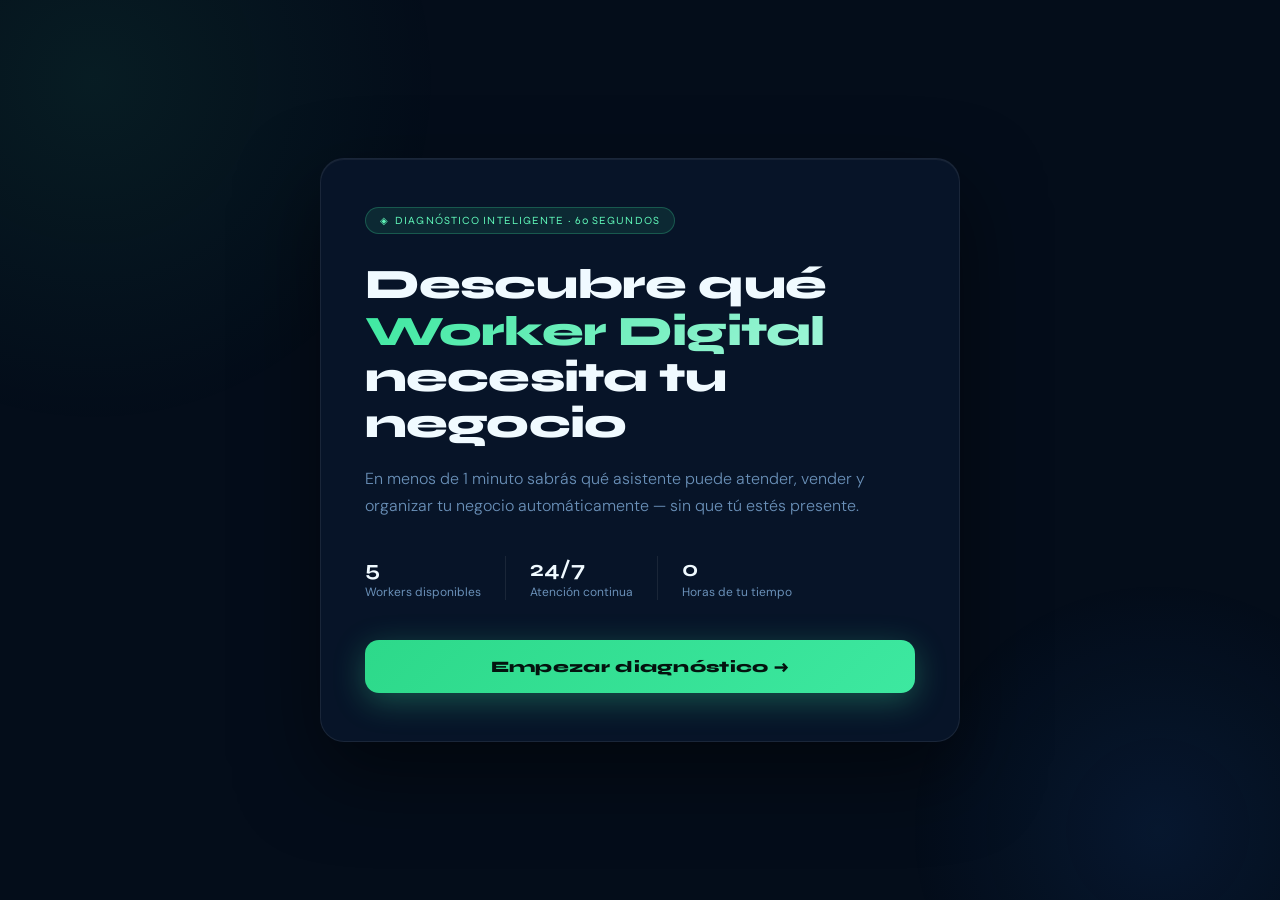
<file: diagnostico-worker (1).html>
<!DOCTYPE html>
<html lang="es">
<head>
<meta charset="UTF-8">
<meta name="viewport" content="width=device-width, initial-scale=1.0">
<title>Diagnóstico Worker Digital</title>
<link href="https://fonts.googleapis.com/css2?family=Syne:wght@400;600;700;800&family=DM+Sans:wght@300;400;500&display=swap" rel="stylesheet">
<style>
  :root {
    --bg: #040d1a;
    --surface: #071428;
    --surface2: #0c1e3a;
    --border: rgba(255,255,255,0.08);
    --accent: #3de8a0;
    --accent2: #5ff5b8;
    --gold: #a8edcc;
    --text: #f0faff;
    --muted: #6a90b8;
    --success: #3de8a0;
    --danger: #ff6b8a;
  }

  * { margin: 0; padding: 0; box-sizing: border-box; }

  body {
    background: var(--bg);
    color: var(--text);
    font-family: 'DM Sans', sans-serif;
    min-height: 100vh;
    display: flex;
    align-items: center;
    justify-content: center;
    padding: 24px;
    overflow-x: hidden;
  }

  body::before {
    content: '';
    position: fixed;
    top: -30%;
    left: -20%;
    width: 700px;
    height: 700px;
    background: radial-gradient(circle, rgba(61,232,160,0.07) 0%, transparent 70%);
    pointer-events: none;
    z-index: 0;
  }
  body::after {
    content: '';
    position: fixed;
    bottom: -20%;
    right: -10%;
    width: 500px;
    height: 500px;
    background: radial-gradient(circle, rgba(30,100,200,0.12) 0%, transparent 70%);
    pointer-events: none;
    z-index: 0;
  }

  .container {
    position: relative;
    z-index: 1;
    width: 100%;
    max-width: 640px;
  }

  /* PROGRESS */
  .progress-wrap {
    margin-bottom: 36px;
    display: none;
  }
  .progress-wrap.visible { display: block; }
  .progress-label {
    font-size: 12px;
    color: var(--muted);
    letter-spacing: 0.12em;
    text-transform: uppercase;
    margin-bottom: 10px;
    font-family: 'Syne', sans-serif;
  }
  .progress-bar {
    height: 3px;
    background: var(--surface2);
    border-radius: 99px;
    overflow: hidden;
  }
  .progress-fill {
    height: 100%;
    background: linear-gradient(90deg, #3de8a0, #a0f5d8);
    border-radius: 99px;
    transition: width 0.5s cubic-bezier(0.4,0,0.2,1);
    width: 0%;
  }

  /* CARD */
  .card {
    background: var(--surface);
    border: 1px solid var(--border);
    border-radius: 24px;
    padding: 48px 44px;
    box-shadow: 0 32px 80px rgba(0,0,0,0.5), inset 0 1px 0 rgba(255,255,255,0.06);
    display: none;
    animation: fadeUp 0.45s cubic-bezier(0.22,1,0.36,1) both;
  }
  .card.active { display: block; }

  @keyframes fadeUp {
    from { opacity: 0; transform: translateY(20px); }
    to   { opacity: 1; transform: translateY(0); }
  }

  /* INTRO */
  .badge {
    display: inline-flex;
    align-items: center;
    gap: 6px;
    background: rgba(61,232,160,0.1);
    border: 1px solid rgba(61,232,160,0.25);
    border-radius: 99px;
    padding: 6px 14px;
    font-size: 11px;
    font-family: 'Syne', sans-serif;
    letter-spacing: 0.1em;
    text-transform: uppercase;
    color: var(--accent2);
    margin-bottom: 28px;
  }
  .badge::before { content: '◈'; font-size: 10px; }

  h1 {
    font-family: 'Syne', sans-serif;
    font-size: clamp(28px, 5vw, 42px);
    font-weight: 800;
    line-height: 1.1;
    letter-spacing: -0.02em;
    margin-bottom: 18px;
  }
  h1 span { 
    background: linear-gradient(135deg, #3de8a0, #a0f5d8);
    -webkit-background-clip: text;
    -webkit-text-fill-color: transparent;
  }

  .sub {
    color: var(--muted);
    font-size: 16px;
    line-height: 1.7;
    margin-bottom: 36px;
    font-weight: 300;
  }

  .stats-row {
    display: flex;
    gap: 24px;
    margin-bottom: 40px;
  }
  .stat {
    display: flex;
    flex-direction: column;
    gap: 2px;
  }
  .stat-num {
    font-family: 'Syne', sans-serif;
    font-size: 22px;
    font-weight: 700;
    color: var(--text);
  }
  .stat-label {
    font-size: 12px;
    color: var(--muted);
  }
  .stat-divider {
    width: 1px;
    background: var(--border);
  }

  /* QUESTION */
  .q-eyebrow {
    font-family: 'Syne', sans-serif;
    font-size: 11px;
    letter-spacing: 0.14em;
    text-transform: uppercase;
    color: #3de8a0;
    margin-bottom: 12px;
  }
  h2 {
    font-family: 'Syne', sans-serif;
    font-size: clamp(20px, 3.5vw, 28px);
    font-weight: 700;
    line-height: 1.2;
    margin-bottom: 8px;
  }
  .q-helper {
    font-size: 14px;
    color: var(--muted);
    margin-bottom: 28px;
  }

  .options {
    display: flex;
    flex-direction: column;
    gap: 10px;
    margin-bottom: 32px;
  }

  .option {
    position: relative;
    padding: 16px 20px;
    background: var(--surface2);
    border: 1px solid var(--border);
    border-radius: 14px;
    cursor: pointer;
    display: flex;
    align-items: flex-start;
    gap: 14px;
    transition: all 0.2s ease;
    user-select: none;
  }
  .option:hover {
    border-color: rgba(61,232,160,0.4);
    background: rgba(61,232,160,0.05);
    transform: translateX(4px);
  }
  .option.selected {
    border-color: var(--accent);
    background: rgba(61,232,160,0.08);
  }
  .option.selected .opt-dot {
    background: var(--accent);
    box-shadow: 0 0 0 4px rgba(61,232,160,0.2);
    border-color: var(--accent);
  }
  .option.selected .opt-dot::after { opacity: 1; }

  .opt-dot {
    width: 22px;
    height: 22px;
    min-width: 22px;
    border-radius: 6px;
    border: 2px solid var(--muted);
    margin-top: 1px;
    position: relative;
    transition: all 0.2s ease;
  }
  .opt-dot::after {
    content: '✓';
    position: absolute;
    top: 50%; left: 50%;
    transform: translate(-50%,-50%);
    font-size: 13px;
    font-weight: 800;
    color: white;
    opacity: 0;
    transition: opacity 0.2s;
    line-height: 1;
  }

  /* FIELD ERROR */
  .field input.error, .field select.error {
    border-color: var(--danger) !important;
    background: rgba(255,107,138,0.06);
  }
  .field-error {
    font-size: 12px;
    color: var(--danger);
    margin-top: -2px;
    display: none;
  }
  .field-error.visible { display: block; }

  .opt-text {
    flex: 1;
    font-size: 15px;
    font-weight: 400;
    line-height: 1.4;
  }
  .opt-emoji {
    font-size: 20px;
    margin-top: -1px;
  }

  /* INPUT FIELDS */
  .fields {
    display: grid;
    grid-template-columns: 1fr 1fr;
    gap: 14px;
    margin-bottom: 32px;
  }
  .field {
    display: flex;
    flex-direction: column;
    gap: 7px;
  }
  .field.full { grid-column: 1 / -1; }
  .field label {
    font-size: 12px;
    font-family: 'Syne', sans-serif;
    letter-spacing: 0.08em;
    text-transform: uppercase;
    color: var(--muted);
  }
  .field input, .field select {
    background: var(--surface2);
    border: 1px solid var(--border);
    border-radius: 12px;
    padding: 13px 16px;
    color: var(--text);
    font-family: 'DM Sans', sans-serif;
    font-size: 15px;
    outline: none;
    transition: border-color 0.2s;
    -webkit-appearance: none;
  }
  .field input:focus, .field select:focus {
    border-color: var(--accent);
    box-shadow: 0 0 0 3px rgba(61,232,160,0.1);
  }
  .field input::placeholder { color: #44405a; }
  .field select option { background: #16162a; }

  /* BUTTONS */
  .btn {
    width: 100%;
    padding: 17px 24px;
    border-radius: 14px;
    border: none;
    font-family: 'Syne', sans-serif;
    font-size: 16px;
    font-weight: 700;
    cursor: pointer;
    letter-spacing: 0.02em;
    transition: all 0.2s ease;
    position: relative;
    overflow: hidden;
  }
  .btn-primary {
    background: linear-gradient(135deg, #2dd98a, #3de8a0);
    color: #04130f;
    box-shadow: 0 8px 32px rgba(61,232,160,0.3);
    font-weight: 800;
  }
  .btn-primary:hover {
    transform: translateY(-2px);
    box-shadow: 0 12px 40px rgba(61,232,160,0.45);
  }
  .btn-primary:active { transform: translateY(0); }
  .btn-primary:disabled {
    opacity: 0.4;
    cursor: not-allowed;
    transform: none;
  }

  .btn-wa {
    background: linear-gradient(135deg, #25d366, #128c3e);
    color: white;
    box-shadow: 0 8px 24px rgba(37,211,102,0.3);
    display: flex;
    align-items: center;
    justify-content: center;
    gap: 10px;
    margin-top: 12px;
    text-decoration: none;
  }
  .btn-wa:hover {
    transform: translateY(-2px);
    box-shadow: 0 12px 32px rgba(37,211,102,0.4);
  }

  .btn-ghost {
    background: transparent;
    border: 1px solid var(--border);
    color: var(--muted);
    font-family: 'DM Sans', sans-serif;
    font-weight: 400;
    font-size: 14px;
    margin-top: 10px;
  }
  .btn-ghost:hover {
    border-color: var(--accent);
    color: var(--text);
  }

  /* RESULT */
  .result-header {
    display: flex;
    align-items: flex-start;
    justify-content: space-between;
    gap: 16px;
    margin-bottom: 28px;
  }
  .worker-tag {
    display: inline-flex;
    align-items: center;
    gap: 8px;
    padding: 8px 16px;
    border-radius: 99px;
    font-family: 'Syne', sans-serif;
    font-size: 13px;
    font-weight: 700;
    letter-spacing: 0.05em;
  }
  .tag-ideal {
    background: rgba(61,232,160,0.12);
    border: 1px solid rgba(61,232,160,0.35);
    color: #3de8a0;
  }
  .tag-upgrade {
    background: rgba(100,180,255,0.1);
    border: 1px solid rgba(100,180,255,0.25);
    color: #7ecfff;
  }

  .result-name {
    font-family: 'Syne', sans-serif;
    font-size: clamp(30px, 6vw, 48px);
    font-weight: 800;
    line-height: 1;
    letter-spacing: -0.03em;
  }
  .result-name span {
    background: linear-gradient(135deg, #3de8a0, #a0f5d8);
    -webkit-background-clip: text;
    -webkit-text-fill-color: transparent;
  }

  .result-desc {
    font-size: 16px;
    line-height: 1.75;
    color: rgba(240,238,255,0.75);
    margin-bottom: 24px;
    font-weight: 300;
  }

  .worker-features {
    display: flex;
    flex-direction: column;
    gap: 8px;
    margin-bottom: 28px;
  }
  .feature-item {
    display: flex;
    align-items: center;
    gap: 12px;
    font-size: 14px;
    color: var(--text);
  }
  .feature-item::before {
    content: '→';
    color: var(--success);
    font-family: 'Syne', sans-serif;
    font-weight: 700;
    flex-shrink: 0;
  }

  .price-box {
    background: var(--surface2);
    border: 1px solid var(--border);
    border-radius: 16px;
    padding: 20px 24px;
    display: flex;
    align-items: center;
    justify-content: space-between;
    margin-bottom: 28px;
    flex-wrap: wrap;
    gap: 12px;
  }
  .price-item {
    display: flex;
    flex-direction: column;
    gap: 2px;
  }
  .price-label { font-size: 11px; color: var(--muted); text-transform: uppercase; letter-spacing: 0.1em; font-family: 'Syne', sans-serif; }
  .price-value { font-family: 'Syne', sans-serif; font-size: 22px; font-weight: 700; color: var(--text); }
  .price-divider { width: 1px; height: 40px; background: var(--border); }

  .upgrade-box {
    border: 1px solid rgba(100,180,255,0.2);
    background: rgba(100,180,255,0.04);
    border-radius: 16px;
    padding: 20px 24px;
    margin-bottom: 28px;
  }
  .upgrade-title {
    display: flex;
    align-items: center;
    gap: 8px;
    font-family: 'Syne', sans-serif;
    font-size: 13px;
    font-weight: 700;
    color: #7ecfff;
    letter-spacing: 0.05em;
    text-transform: uppercase;
    margin-bottom: 10px;
  }
  .upgrade-title::before { content: '⭐'; font-size: 14px; }
  .upgrade-text { font-size: 14px; color: rgba(240,250,255,0.7); line-height: 1.65; }
  .upgrade-text strong { color: #7ecfff; font-weight: 600; }

  .case-box {
    background: rgba(95,255,194,0.04);
    border: 1px solid rgba(95,255,194,0.1);
    border-radius: 12px;
    padding: 16px 20px;
    margin-bottom: 28px;
  }
  .case-label { font-size: 11px; color: var(--success); font-family: 'Syne', sans-serif; letter-spacing: 0.1em; text-transform: uppercase; margin-bottom: 6px; }
  .case-text { font-size: 13px; color: rgba(240,238,255,0.65); line-height: 1.6; font-style: italic; }

  .emotional-close {
    text-align: center;
    font-size: 14px;
    color: var(--muted);
    margin-bottom: 28px;
    line-height: 1.6;
  }
  .emotional-close strong { color: var(--text); }

  .divider {
    height: 1px;
    background: var(--border);
    margin: 28px 0;
  }

  .tip-box {
    background: rgba(61,232,160,0.03);
    border: 1px solid rgba(61,232,160,0.12);
    border-radius: 12px;
    padding: 16px 20px;
    margin-top: 20px;
  }
  .tip-label { font-size: 11px; color: #3de8a0; font-family: 'Syne', sans-serif; letter-spacing: 0.1em; text-transform: uppercase; margin-bottom: 8px; }
  .tip-text { font-size: 13px; color: var(--muted); line-height: 1.6; }
  .tip-text strong { color: rgba(240,250,255,0.85); }

  @media (max-width: 560px) {
    .card { padding: 32px 24px; }
    .fields { grid-template-columns: 1fr; }
    .stats-row { gap: 16px; }
    .price-box { flex-direction: column; gap: 8px; }
    .price-divider { width: 100%; height: 1px; }
  }
</style>
</head>
<body>

<div class="container">
  <div class="progress-wrap" id="progressWrap">
    <div class="progress-label">Paso <span id="stepLabel">1</span> de 4</div>
    <div class="progress-bar"><div class="progress-fill" id="progressFill"></div></div>
  </div>

  <!-- INTRO -->
  <div class="card active" id="step0">
    <div class="badge">Diagnóstico inteligente · 60 segundos</div>
    <h1>Descubre qué <span>Worker Digital</span> necesita tu negocio</h1>
    <p class="sub">En menos de 1 minuto sabrás qué asistente puede atender, vender y organizar tu negocio automáticamente — sin que tú estés presente.</p>
    <div class="stats-row">
      <div class="stat">
        <span class="stat-num">5</span>
        <span class="stat-label">Workers disponibles</span>
      </div>
      <div class="stat-divider"></div>
      <div class="stat">
        <span class="stat-num">24/7</span>
        <span class="stat-label">Atención continua</span>
      </div>
      <div class="stat-divider"></div>
      <div class="stat">
        <span class="stat-num">0</span>
        <span class="stat-label">Horas de tu tiempo</span>
      </div>
    </div>
    <button class="btn btn-primary" onclick="goTo(1)">Empezar diagnóstico →</button>
  </div>

  <!-- Q1 -->
  <div class="card" id="step1">
    <div class="q-eyebrow">Pregunta 1 · Fricción principal</div>
    <h2>¿Dónde está tu mayor problema hoy?</h2>
    <p class="q-helper">Puedes elegir todas las que apliquen a tu negocio.</p>
    <div class="options" id="q1opts">
      <div class="option" onclick="selectOpt(this,'q1','wa')">
        <span class="opt-emoji">💬</span>
        <span class="opt-text">No logro responder todos los WhatsApp</span>
        <div class="opt-dot"></div>
      </div>
      <div class="option" onclick="selectOpt(this,'q1','citas')">
        <span class="opt-emoji">📅</span>
        <span class="opt-text">Se me olvidan citas o los clientes no asisten</span>
        <div class="opt-dot"></div>
      </div>
      <div class="option" onclick="selectOpt(this,'q1','reactivar')">
        <span class="opt-emoji">🔄</span>
        <span class="opt-text">Tengo clientes que no regresan</span>
        <div class="opt-dot"></div>
      </div>
      <div class="option" onclick="selectOpt(this,'q1','volumen')">
        <span class="opt-emoji">📊</span>
        <span class="opt-text">Atiendo mucho volumen y necesito más control</span>
        <div class="opt-dot"></div>
      </div>
      <div class="option" onclick="selectOpt(this,'q1','reportes')">
        <span class="opt-emoji">📈</span>
        <span class="opt-text">Quiero reportes y datos para crecer</span>
        <div class="opt-dot"></div>
      </div>
      <div class="option" onclick="selectOpt(this,'q1','llamadas')">
        <span class="opt-emoji">📞</span>
        <span class="opt-text">Pierdo llamadas telefónicas</span>
        <div class="opt-dot"></div>
      </div>
      <div class="option" onclick="selectOpt(this,'q1','unsure')">
        <span class="opt-emoji">🤔</span>
        <span class="opt-text">No estoy seguro</span>
        <div class="opt-dot"></div>
      </div>
    </div>
    <button class="btn btn-primary" id="btn1" disabled onclick="goTo(2)">Continuar →</button>
  </div>

  <!-- Q2 -->
  <div class="card" id="step2">
    <div class="q-eyebrow">Pregunta 2 · Impacto real</div>
    <h2>¿Qué consecuencia estás viviendo ahora mismo?</h2>
    <p class="q-helper">Selecciona todas las que sientas que te aplican ahora mismo.</p>
    <div class="options" id="q2opts">
      <div class="option" onclick="selectOpt(this,'q2','ventas')">
        <span class="opt-emoji">💸</span>
        <span class="opt-text">Estoy perdiendo ventas</span>
        <div class="opt-dot"></div>
      </div>
      <div class="option" onclick="selectOpt(this,'q2','saturado')">
        <span class="opt-emoji">😩</span>
        <span class="opt-text">Mi equipo está saturado</span>
        <div class="opt-dot"></div>
      </div>
      <div class="option" onclick="selectOpt(this,'q2','dependencia')">
        <span class="opt-emoji">🔒</span>
        <span class="opt-text">Todo depende de mí y no puedo desconectarme</span>
        <div class="opt-dot"></div>
      </div>
      <div class="option" onclick="selectOpt(this,'q2','control')">
        <span class="opt-emoji">🌀</span>
        <span class="opt-text">No tengo control de lo que pasa en el negocio</span>
        <div class="opt-dot"></div>
      </div>
      <div class="option" onclick="selectOpt(this,'q2','escalar')">
        <span class="opt-emoji">📐</span>
        <span class="opt-text">Me cuesta crecer sin contratar más gente</span>
        <div class="opt-dot"></div>
      </div>
    </div>
    <button class="btn btn-primary" id="btn2" disabled onclick="goTo(3)">Continuar →</button>
  </div>

  <!-- Q3 -->
  <div class="card" id="step3">
    <div class="q-eyebrow">Pregunta 3 · Tu objetivo</div>
    <h2>¿Qué quieres lograr en los próximos 3 meses?</h2>
    <p class="q-helper">Puedes marcar más de uno — todos cuentan para tu diagnóstico.</p>
    <div class="options" id="q3opts">
      <div class="option" onclick="selectOpt(this,'q3','tiempo')">
        <span class="opt-emoji">⏱️</span>
        <span class="opt-text">Ahorrar tiempo en tareas repetitivas</span>
        <div class="opt-dot"></div>
      </div>
      <div class="option" onclick="selectOpt(this,'q3','ventas')">
        <span class="opt-emoji">🚀</span>
        <span class="opt-text">Vender más sin esfuerzo extra</span>
        <div class="opt-dot"></div>
      </div>
      <div class="option" onclick="selectOpt(this,'q3','atencion')">
        <span class="opt-emoji">🌟</span>
        <span class="opt-text">Mejorar la atención al cliente</span>
        <div class="opt-dot"></div>
      </div>
      <div class="option" onclick="selectOpt(this,'q3','recuperar')">
        <span class="opt-emoji">🎯</span>
        <span class="opt-text">Recuperar clientes inactivos</span>
        <div class="opt-dot"></div>
      </div>
      <div class="option" onclick="selectOpt(this,'q3','escalar')">
        <span class="opt-emoji">📡</span>
        <span class="opt-text">Escalar ordenadamente sin caos</span>
        <div class="opt-dot"></div>
      </div>
    </div>
    <button class="btn btn-primary" id="btn3" disabled onclick="goTo(4)">Continuar →</button>
  </div>

  <!-- DATOS -->
  <div class="card" id="step4">
    <div class="q-eyebrow">Último paso · Tus datos</div>
    <h2>¿A quién le mostramos los resultados?</h2>
    <p class="q-helper">Tu diagnóstico personalizado está listo. Solo necesitamos un poco más para mostrártelo.</p>
    <div class="fields">
      <div class="field">
        <label>Nombre *</label>
        <input type="text" id="fname" placeholder="Tu nombre" oninput="clearErr('fname')" />
        <span class="field-error" id="err-fname">Por favor ingresa tu nombre</span>
      </div>
      <div class="field">
        <label>Empresa *</label>
        <input type="text" id="fempresa" placeholder="Tu negocio" oninput="clearErr('fempresa')" />
        <span class="field-error" id="err-fempresa">Por favor ingresa tu empresa</span>
      </div>
      <div class="field">
        <label>WhatsApp *</label>
        <input type="tel" id="fwa" placeholder="+51 999 000 000" oninput="clearErr('fwa')" />
        <span class="field-error" id="err-fwa">Ingresa tu número de WhatsApp</span>
      </div>
      <div class="field">
        <label>Email *</label>
        <input type="email" id="femail" placeholder="tu@email.com" oninput="clearErr('femail')" />
        <span class="field-error" id="err-femail">Ingresa un email válido</span>
      </div>
      <div class="field full">
        <label>Rubro del negocio *</label>
        <input type="text" id="frubro" placeholder="Ej: Clínica, Restaurante, Academia..." oninput="clearErr('frubro')" />
        <span class="field-error" id="err-frubro">Cuéntanos el rubro de tu negocio</span>
      </div>
      <div class="field full">
        <label>¿Cuántos mensajes o llamadas recibes por día? *</label>
        <select id="fvolumen" onchange="clearErr('fvolumen')">
          <option value="" disabled selected>Selecciona un rango</option>
          <option value="bajo">Menos de 20</option>
          <option value="medio">20 – 60</option>
          <option value="alto">60 – 150</option>
          <option value="muyalto">Más de 150</option>
        </select>
        <span class="field-error" id="err-fvolumen">Selecciona un rango de volumen</span>
      </div>
    </div>
    <button class="btn btn-primary" onclick="showResult()">Ver mi resultado →</button>
    <button class="btn btn-ghost" onclick="goTo(3)">← Volver</button>
  </div>

  <!-- RESULT -->
  <div class="card" id="step5">
    <div id="resultContent"></div>
  </div>
</div>

<script>
  // Multi-select: store arrays of values
  const answers = { q1: [], q2: [], q3: [] };

  function goTo(step) {
    document.querySelectorAll('.card').forEach(c => c.classList.remove('active'));
    document.getElementById('step' + step).classList.add('active');
    const wrap = document.getElementById('progressWrap');
    if (step === 0) { wrap.classList.remove('visible'); return; }
    wrap.classList.add('visible');
    const steps = [1,2,3,4];
    const idx = steps.indexOf(step);
    const pct = idx >= 0 ? ((idx+1)/steps.length)*100 : 100;
    document.getElementById('progressFill').style.width = pct + '%';
    document.getElementById('stepLabel').textContent = step <= 4 ? step : 4;
    window.scrollTo({top:0, behavior:'smooth'});
  }

  function selectOpt(el, qKey, val) {
    // Toggle selection
    if (el.classList.contains('selected')) {
      el.classList.remove('selected');
      answers[qKey] = answers[qKey].filter(v => v !== val);
    } else {
      el.classList.add('selected');
      if (!answers[qKey].includes(val)) answers[qKey].push(val);
    }
    // Enable/disable button
    const btnMap = { q1:'btn1', q2:'btn2', q3:'btn3' };
    if (btnMap[qKey]) {
      document.getElementById(btnMap[qKey]).disabled = answers[qKey].length === 0;
    }
  }

  // Form validation helpers
  function clearErr(id) {
    const el = document.getElementById(id);
    const err = document.getElementById('err-' + id);
    if (el) el.classList.remove('error');
    if (err) err.classList.remove('visible');
  }

  function showErr(id, msg) {
    const el = document.getElementById(id);
    const err = document.getElementById('err-' + id);
    if (el) el.classList.add('error');
    if (err) { if (msg) err.textContent = msg; err.classList.add('visible'); }
  }

  function validateForm() {
    let valid = true;
    const fname   = document.getElementById('fname').value.trim();
    const fempresa= document.getElementById('fempresa').value.trim();
    const fwa     = document.getElementById('fwa').value.trim();
    const femail  = document.getElementById('femail').value.trim();
    const frubro  = document.getElementById('frubro').value.trim();
    const fvolumen= document.getElementById('fvolumen').value;

    if (!fname)    { showErr('fname');    valid = false; }
    if (!fempresa) { showErr('fempresa'); valid = false; }
    if (!fwa || fwa.replace(/\D/g,'').length < 7) {
      showErr('fwa', 'Ingresa un número válido (mínimo 7 dígitos)');
      valid = false;
    }
    const emailRe = /^[^\s@]+@[^\s@]+\.[^\s@]+$/;
    if (!femail || !emailRe.test(femail)) {
      showErr('femail', 'Ingresa un email válido');
      valid = false;
    }
    if (!frubro)   { showErr('frubro');   valid = false; }
    if (!fvolumen) { showErr('fvolumen'); valid = false; }

    return valid;
  }

  const WORKERS = {
    SOPHIE: {
      name: 'Sophie',
      emoji: '💬',
      role: 'Atención y Citas por WhatsApp',
      desc: 'Sophie es la solución perfecta para negocios que reciben mensajes constantemente y no logran responder a tiempo. Actúa como una recepcionista virtual que nunca duerme: responde, agenda, confirma y transfiere — sin que tú estés presente.',
      features: [
        'Responde mensajes automáticamente las 24 horas',
        'Agenda, cambia y cancela citas sin intervención humana',
        'Envía confirmaciones y recordatorios automáticos',
        'Pide datos faltantes a los clientes',
        'Transfiere a humano cuando es necesario'
      ],
      install: 500, mes: 300,
      case: 'Una clínica dental pasó de perder 15 citas semanales a tener lista de espera llena en 30 días con Sophie gestionando su WhatsApp.'
    },
    TIM: {
      name: 'Tim',
      emoji: '🔄',
      role: 'Recordatorios y Reactivación',
      desc: 'Tim es el especialista en recuperar lo que ya tienes: clientes que dejaron de comprar, citas que se olvidaron, promos que nunca llegaron a tiempo. Es tu equipo de retención trabajando solo.',
      features: [
        'Envía recordatorios automáticos antes de cada cita',
        'Reactiva clientes que no han comprado en semanas',
        'Envía promociones segmentadas al momento correcto',
        'Segmenta tu base de clientes por comportamiento',
        'Te notifica cuando alguien responde para que actúes'
      ],
      install: 500, mes: 300,
      case: 'Un spa reactivó el 38% de sus clientes inactivos en el primer mes usando Tim con mensajes personalizados de reactivación.'
    },
    VALERY: {
      name: 'Valery',
      emoji: '⭐',
      role: 'Atención + Seguimiento + Historial',
      desc: 'Valery lo tiene todo: la atención de Sophie, la reactivación de Tim, más historial completo por cliente y métricas reales. Es el Worker más recomendado para negocios con volumen que quieren crecer con datos.',
      features: [
        'Todo lo que hace Sophie + todo lo que hace Tim',
        'Historial completo de cada cliente en un panel',
        'Métricas de mensajes y efectividad de campañas',
        'Ideal para negocios con alto volumen de atención',
        'Toma decisiones con datos reales de tu negocio'
      ],
      install: 500, mes: 400,
      case: 'Una academia de idiomas con 200+ alumnos redujo su carga operativa en un 60% y aumentó renovaciones en 3 meses con Valery.'
    },
    MAX: {
      name: 'Max',
      emoji: '📊',
      role: 'Control Total + Reportes',
      desc: 'Max es para líderes que toman decisiones con datos. Incluye todo lo anterior más reportes automáticos, análisis de citas, identificación de clientes frecuentes y detección de días flojos para actuar antes.',
      features: [
        'Todo lo de Valery más reportes automáticos',
        'Análisis detallado de citas y conversiones',
        'Identifica tus clientes más valiosos',
        'Detecta días flojos y oportunidades de campaña',
        'Dashboard ejecutivo para decisiones inteligentes'
      ],
      install: 500, mes: 500,
      case: 'Un centro médico usó los reportes de Max para detectar que los martes tenían 40% menos citas — lanzaron una promo y llenaron la agenda.'
    },
    LUKE: {
      name: 'Luke',
      emoji: '📞',
      role: 'Atención de Llamadas Telefónicas',
      desc: 'Luke es el único Worker que trabaja con voz. Contesta todas tus llamadas, agenda en tiempo real, responde preguntas frecuentes y transfiere cuando es necesario. Nunca más una llamada perdida.',
      features: [
        'Contesta el 100% de las llamadas, las 24 horas',
        'Agenda durante la llamada sin humano presente',
        'Responde preguntas frecuentes con voz natural',
        'Transfiere a humano cuando la situación lo requiere',
        'Registra cada llamada con resumen automático'
      ],
      install: 500, mes: 500,
      case: 'Una clínica veterinaria perdía 30 llamadas diarias. Con Luke, recuperaron el 100% y aumentaron nuevos clientes un 25% el primer mes.'
    }
  };

  const UPGRADE_MAP = {
    SOPHIE: { name:'VALERY', reason:'Si tu volumen crece o quieres ver exactamente qué está pasando en tu negocio, Valery te da el historial, las métricas y el control que Sophie no tiene.' },
    TIM:    { name:'VALERY', reason:'Si además de reactivar quieres atender bien y tener historial de cada cliente, Valery combina todo en un solo Worker potente.' },
    VALERY: { name:'MAX',    reason:'Cuando tu negocio esté listo para tomar decisiones con datos reales, Max te da los reportes y análisis que Valery no tiene.' },
    MAX:    { name:null,     reason:null },
    LUKE:   { name:'MAX',    reason:'Si también tienes WhatsApp activo y quieres reportes cruzados de llamadas y mensajes, Max es el nivel final de control total.' }
  };

  function mapWorker(q1arr, q2arr, q3arr, volumen) {
    // Priority scoring
    const scores = { SOPHIE:0, TIM:0, VALERY:0, MAX:0, LUKE:0 };

    q1arr.forEach(q1 => {
      if (q1 === 'wa')       scores.SOPHIE  += 3;
      if (q1 === 'citas')    scores.SOPHIE  += 3;
      if (q1 === 'reactivar') scores.TIM    += 3;
      if (q1 === 'volumen')  scores.VALERY  += 3;
      if (q1 === 'reportes') scores.MAX     += 3;
      if (q1 === 'llamadas') scores.LUKE    += 3;
      if (q1 === 'unsure')   scores.SOPHIE  += 1;
    });
    q2arr.forEach(q2 => {
      if (q2 === 'control')  scores.MAX     += 2;
      if (q2 === 'escalar')  scores.VALERY  += 2;
      if (q2 === 'saturado') scores.VALERY  += 1;
      if (q2 === 'ventas')   scores.SOPHIE  += 1;
    });
    q3arr.forEach(q3 => {
      if (q3 === 'escalar')  scores.MAX     += 2;
      if (q3 === 'recuperar') scores.TIM    += 2;
      if (q3 === 'ventas')   scores.VALERY  += 1;
    });
    // Volume boost
    if (volumen === 'alto' || volumen === 'muyalto') {
      scores.VALERY += 2; scores.MAX += 1;
    }
    // Pick highest score
    let best = 'SOPHIE';
    let bestScore = -1;
    Object.entries(scores).forEach(([k,v]) => { if(v > bestScore) { bestScore=v; best=k; } });
    return best;
  }

  function showResult() {
    if (!validateForm()) {
      // Scroll to first error
      const firstErr = document.querySelector('.field input.error, .field select.error');
      if (firstErr) firstErr.scrollIntoView({ behavior:'smooth', block:'center' });
      return;
    }

    const name = document.getElementById('fname').value.trim();
    const wa   = document.getElementById('fwa').value.trim();
    const email= document.getElementById('femail').value.trim();
    const vol  = document.getElementById('fvolumen').value;

    const workerKey = mapWorker(answers.q1, answers.q2, answers.q3, vol);
    const worker    = WORKERS[workerKey];
    const up        = UPGRADE_MAP[workerKey];

    // Send to Formspree (replace with your endpoint)
    const formData = {
      nombre: name,
      empresa: document.getElementById('fempresa').value,
      whatsapp: wa,
      email,
      rubro: document.getElementById('frubro').value,
      volumen: vol,
      q1_fricciones: answers.q1.join(', '),
      q2_impactos: answers.q2.join(', '),
      q3_objetivos: answers.q3.join(', '),
      worker_recomendado: workerKey,
      _subject: `Nuevo diagnóstico Worker Digital - ${name}`
    };

    fetch('https://formspree.io/f/mreavzny', {
      method: 'POST',
      headers: { 'Content-Type': 'application/json', 'Accept': 'application/json' },
      body: JSON.stringify(formData)
    }).catch(() => {}); // silent - result shows regardless

    const waMsg = encodeURIComponent(`Hola, acabo de completar el diagnóstico y quiero ver cómo implementar ${worker.name} en mi negocio.`);
    const waLink = `https://wa.me/${wa ? wa.replace(/\D/g,'') : '51999000000'}?text=${waMsg}`;
    const waConsulta = `https://wa.me/51982247314?text=${waMsg}`;

    const upBox = up.name ? `
      <div class="upgrade-box">
        <div class="upgrade-title">Tu siguiente nivel de crecimiento</div>
        <div class="upgrade-text">
          Hoy necesitas <strong>${worker.name}</strong>. Pero si quieres escalar sin perder control, 
          <strong>${WORKERS[up.name].name}</strong> es tu próximo paso: ${up.reason}
        </div>
      </div>` : '';

    document.getElementById('resultContent').innerHTML = `
      <div style="display:flex;align-items:center;gap:10px;margin-bottom:24px;flex-wrap:wrap;">
        <span class="worker-tag tag-ideal">✦ Worker ideal</span>
        ${up.name ? `<span class="worker-tag tag-upgrade">↑ Upgrade sugerido: ${WORKERS[up.name].name}</span>` : ''}
      </div>

      <div class="result-header">
        <div>
          <div style="font-size:48px;line-height:1;margin-bottom:8px;">${worker.emoji}</div>
          <div class="result-name"><span>${worker.name}</span></div>
          <div style="color:var(--muted);font-size:14px;margin-top:6px;">${worker.role}</div>
        </div>
      </div>

      <p class="result-desc">${worker.desc}</p>

      <div class="worker-features">
        ${worker.features.map(f => `<div class="feature-item">${f}</div>`).join('')}
      </div>

      <div class="case-box">
        <div class="case-label">📌 Caso real</div>
        <div class="case-text">${worker.case}</div>
      </div>

      <div class="price-box">
        <div class="price-item">
          <span class="price-label">Instalación única</span>
          <span class="price-value">S/. ${worker.install}</span>
        </div>
        <div class="price-divider"></div>
        <div class="price-item">
          <span class="price-label">Mensualidad</span>
          <span class="price-value">S/. ${worker.mes}/mes</span>
        </div>
        <div class="price-item">
          <span class="price-label">Inversión año 1</span>
          <span class="price-value">S/. ${worker.install + worker.mes*12}</span>
        </div>
      </div>

      ${upBox}

      <div class="emotional-close">
        ${name.charAt(0).toUpperCase() + name.slice(1)}, tu negocio ya está listo para trabajar solo. <br/>
        <strong>El único paso que falta eres tú.</strong>
      </div>

      <button class="btn btn-primary" onclick="window.open('https://calendly.com/marialecont340/30min','_blank')">
        Agendar reunión virtual →
      </button>

      <a href="${waConsulta}" target="_blank" class="btn btn-wa">
        <svg width="22" height="22" viewBox="0 0 24 24" fill="white"><path d="M17.472 14.382c-.297-.149-1.758-.867-2.03-.967-.273-.099-.471-.148-.67.15-.197.297-.767.966-.94 1.164-.173.199-.347.223-.644.075-.297-.15-1.255-.463-2.39-1.475-.883-.788-1.48-1.761-1.653-2.059-.173-.297-.018-.458.13-.606.134-.133.298-.347.446-.52.149-.174.198-.298.298-.497.099-.198.05-.371-.025-.52-.075-.149-.669-1.612-.916-2.207-.242-.579-.487-.5-.669-.51-.173-.008-.371-.01-.57-.01-.198 0-.52.074-.792.372-.272.297-1.04 1.016-1.04 2.479 0 1.462 1.065 2.875 1.213 3.074.149.198 2.096 3.2 5.077 4.487.709.306 1.262.489 1.694.625.712.227 1.36.195 1.871.118.571-.085 1.758-.719 2.006-1.413.248-.694.248-1.289.173-1.413-.074-.124-.272-.198-.57-.347m-5.421 7.403h-.004a9.87 9.87 0 01-5.031-1.378l-.361-.214-3.741.982.998-3.648-.235-.374a9.86 9.86 0 01-1.51-5.26c.001-5.45 4.436-9.884 9.888-9.884 2.64 0 5.122 1.03 6.988 2.898a9.825 9.825 0 012.893 6.994c-.003 5.45-4.437 9.884-9.885 9.884m8.413-18.297A11.815 11.815 0 0012.05 0C5.495 0 .16 5.335.157 11.892c0 2.096.547 4.142 1.588 5.945L.057 24l6.305-1.654a11.882 11.882 0 005.683 1.448h.005c6.554 0 11.89-5.335 11.893-11.893a11.821 11.821 0 00-3.48-8.413z"/></svg>
        Consultar por WhatsApp
      </a>

      <div class="divider"></div>

      <div class="tip-box">
        <div class="tip-label">💡 Potencia tu Worker con automatizaciones</div>
        <div class="tip-text">Conecta <strong>${worker.name}</strong> con tu CRM, Google Sheets o sistema de pagos usando <strong>Make, Zapier o n8n</strong>. Cada respuesta puede actualizar tu base de datos, crear tareas o disparar secuencias de seguimiento automáticas — sin código.</div>
      </div>

      <div class="tip-box" style="margin-top:12px;background:rgba(95,255,194,0.03);border-color:rgba(95,255,194,0.1);">
        <div class="tip-label" style="color:var(--success);">🎯 Cómo usar esto para abrir una llamada consultiva</div>
        <div class="tip-text">Comparte este diagnóstico con tu equipo de ventas: el Worker recomendado, el impacto declarado y el objetivo del prospecto son los tres puntos de apertura perfectos. <strong>Empieza preguntando: "¿Cuánto estimas que pierdes hoy por no tener esto resuelto?"</strong></div>
      </div>
    `;

    goTo(5);
    document.getElementById('progressFill').style.width = '100%';
    document.getElementById('stepLabel').textContent = '✓';
  }
</script>
</body>
</html>
</file>
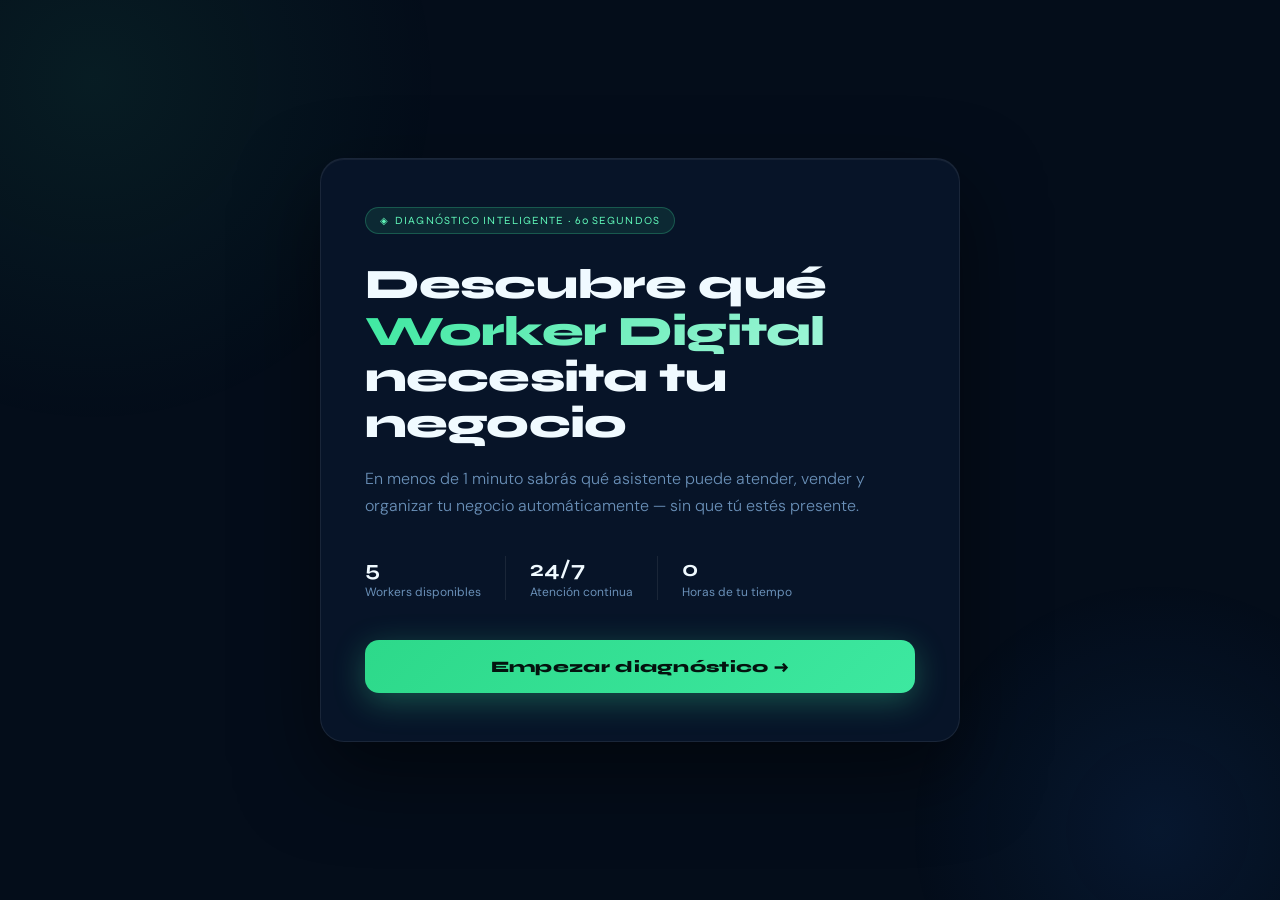
<file: diagnostico-worker (2).html>
<!DOCTYPE html>
<html lang="es">
<head>
<meta charset="UTF-8">
<meta name="viewport" content="width=device-width, initial-scale=1.0">
<title>Diagnóstico Worker Digital</title>
<link href="https://fonts.googleapis.com/css2?family=Syne:wght@400;600;700;800&family=DM+Sans:wght@300;400;500&display=swap" rel="stylesheet">
<style>
  :root {
    --bg: #040d1a;
    --surface: #071428;
    --surface2: #0c1e3a;
    --border: rgba(255,255,255,0.08);
    --accent: #3de8a0;
    --accent2: #5ff5b8;
    --gold: #a8edcc;
    --text: #f0faff;
    --muted: #6a90b8;
    --success: #3de8a0;
    --danger: #ff6b8a;
  }

  * { margin: 0; padding: 0; box-sizing: border-box; }

  body {
    background: var(--bg);
    color: var(--text);
    font-family: 'DM Sans', sans-serif;
    min-height: 100vh;
    display: flex;
    align-items: center;
    justify-content: center;
    padding: 24px;
    overflow-x: hidden;
  }

  body::before {
    content: '';
    position: fixed;
    top: -30%;
    left: -20%;
    width: 700px;
    height: 700px;
    background: radial-gradient(circle, rgba(61,232,160,0.07) 0%, transparent 70%);
    pointer-events: none;
    z-index: 0;
  }
  body::after {
    content: '';
    position: fixed;
    bottom: -20%;
    right: -10%;
    width: 500px;
    height: 500px;
    background: radial-gradient(circle, rgba(30,100,200,0.12) 0%, transparent 70%);
    pointer-events: none;
    z-index: 0;
  }

  .container {
    position: relative;
    z-index: 1;
    width: 100%;
    max-width: 640px;
  }

  /* PROGRESS */
  .progress-wrap {
    margin-bottom: 36px;
    display: none;
  }
  .progress-wrap.visible { display: block; }
  .progress-label {
    font-size: 12px;
    color: var(--muted);
    letter-spacing: 0.12em;
    text-transform: uppercase;
    margin-bottom: 10px;
    font-family: 'Syne', sans-serif;
  }
  .progress-bar {
    height: 3px;
    background: var(--surface2);
    border-radius: 99px;
    overflow: hidden;
  }
  .progress-fill {
    height: 100%;
    background: linear-gradient(90deg, #3de8a0, #a0f5d8);
    border-radius: 99px;
    transition: width 0.5s cubic-bezier(0.4,0,0.2,1);
    width: 0%;
  }

  /* CARD */
  .card {
    background: var(--surface);
    border: 1px solid var(--border);
    border-radius: 24px;
    padding: 48px 44px;
    box-shadow: 0 32px 80px rgba(0,0,0,0.5), inset 0 1px 0 rgba(255,255,255,0.06);
    display: none;
    animation: fadeUp 0.45s cubic-bezier(0.22,1,0.36,1) both;
  }
  .card.active { display: block; }

  @keyframes fadeUp {
    from { opacity: 0; transform: translateY(20px); }
    to   { opacity: 1; transform: translateY(0); }
  }

  /* INTRO */
  .badge {
    display: inline-flex;
    align-items: center;
    gap: 6px;
    background: rgba(61,232,160,0.1);
    border: 1px solid rgba(61,232,160,0.25);
    border-radius: 99px;
    padding: 6px 14px;
    font-size: 11px;
    font-family: 'Syne', sans-serif;
    letter-spacing: 0.1em;
    text-transform: uppercase;
    color: var(--accent2);
    margin-bottom: 28px;
  }
  .badge::before { content: '◈'; font-size: 10px; }

  h1 {
    font-family: 'Syne', sans-serif;
    font-size: clamp(28px, 5vw, 42px);
    font-weight: 800;
    line-height: 1.1;
    letter-spacing: -0.02em;
    margin-bottom: 18px;
  }
  h1 span { 
    background: linear-gradient(135deg, #3de8a0, #a0f5d8);
    -webkit-background-clip: text;
    -webkit-text-fill-color: transparent;
  }

  .sub {
    color: var(--muted);
    font-size: 16px;
    line-height: 1.7;
    margin-bottom: 36px;
    font-weight: 300;
  }

  .stats-row {
    display: flex;
    gap: 24px;
    margin-bottom: 40px;
  }
  .stat {
    display: flex;
    flex-direction: column;
    gap: 2px;
  }
  .stat-num {
    font-family: 'Syne', sans-serif;
    font-size: 22px;
    font-weight: 700;
    color: var(--text);
  }
  .stat-label {
    font-size: 12px;
    color: var(--muted);
  }
  .stat-divider {
    width: 1px;
    background: var(--border);
  }

  /* QUESTION */
  .q-eyebrow {
    font-family: 'Syne', sans-serif;
    font-size: 11px;
    letter-spacing: 0.14em;
    text-transform: uppercase;
    color: #3de8a0;
    margin-bottom: 12px;
  }
  h2 {
    font-family: 'Syne', sans-serif;
    font-size: clamp(20px, 3.5vw, 28px);
    font-weight: 700;
    line-height: 1.2;
    margin-bottom: 8px;
  }
  .q-helper {
    font-size: 14px;
    color: var(--muted);
    margin-bottom: 28px;
  }

  .options {
    display: flex;
    flex-direction: column;
    gap: 10px;
    margin-bottom: 32px;
  }

  .option {
    position: relative;
    padding: 16px 20px;
    background: var(--surface2);
    border: 1px solid var(--border);
    border-radius: 14px;
    cursor: pointer;
    display: flex;
    align-items: flex-start;
    gap: 14px;
    transition: all 0.2s ease;
    user-select: none;
  }
  .option:hover {
    border-color: rgba(61,232,160,0.4);
    background: rgba(61,232,160,0.05);
    transform: translateX(4px);
  }
  .option.selected {
    border-color: var(--accent);
    background: rgba(61,232,160,0.08);
  }
  .option.selected .opt-dot {
    background: var(--accent);
    box-shadow: 0 0 0 4px rgba(61,232,160,0.2);
    border-color: var(--accent);
  }
  .option.selected .opt-dot::after { opacity: 1; }

  .opt-dot {
    width: 22px;
    height: 22px;
    min-width: 22px;
    border-radius: 6px;
    border: 2px solid var(--muted);
    margin-top: 1px;
    position: relative;
    transition: all 0.2s ease;
  }
  .opt-dot::after {
    content: '✓';
    position: absolute;
    top: 50%; left: 50%;
    transform: translate(-50%,-50%);
    font-size: 13px;
    font-weight: 800;
    color: white;
    opacity: 0;
    transition: opacity 0.2s;
    line-height: 1;
  }

  /* FIELD ERROR */
  .field input.error, .field select.error {
    border-color: var(--danger) !important;
    background: rgba(255,107,138,0.06);
  }
  .field-error {
    font-size: 12px;
    color: var(--danger);
    margin-top: -2px;
    display: none;
  }
  .field-error.visible { display: block; }

  .opt-text {
    flex: 1;
    font-size: 15px;
    font-weight: 400;
    line-height: 1.4;
  }
  .opt-emoji {
    font-size: 20px;
    margin-top: -1px;
  }

  /* INPUT FIELDS */
  .fields {
    display: grid;
    grid-template-columns: 1fr 1fr;
    gap: 14px;
    margin-bottom: 32px;
  }
  .field {
    display: flex;
    flex-direction: column;
    gap: 7px;
  }
  .field.full { grid-column: 1 / -1; }
  .field label {
    font-size: 12px;
    font-family: 'Syne', sans-serif;
    letter-spacing: 0.08em;
    text-transform: uppercase;
    color: var(--muted);
  }
  .field input, .field select {
    background: var(--surface2);
    border: 1px solid var(--border);
    border-radius: 12px;
    padding: 13px 16px;
    color: var(--text);
    font-family: 'DM Sans', sans-serif;
    font-size: 15px;
    outline: none;
    transition: border-color 0.2s;
    -webkit-appearance: none;
  }
  .field input:focus, .field select:focus {
    border-color: var(--accent);
    box-shadow: 0 0 0 3px rgba(61,232,160,0.1);
  }
  .field input::placeholder { color: #44405a; }
  .field select option { background: #16162a; }

  /* BUTTONS */
  .btn {
    width: 100%;
    padding: 17px 24px;
    border-radius: 14px;
    border: none;
    font-family: 'Syne', sans-serif;
    font-size: 16px;
    font-weight: 700;
    cursor: pointer;
    letter-spacing: 0.02em;
    transition: all 0.2s ease;
    position: relative;
    overflow: hidden;
  }
  .btn-primary {
    background: linear-gradient(135deg, #2dd98a, #3de8a0);
    color: #04130f;
    box-shadow: 0 8px 32px rgba(61,232,160,0.3);
    font-weight: 800;
  }
  .btn-primary:hover {
    transform: translateY(-2px);
    box-shadow: 0 12px 40px rgba(61,232,160,0.45);
  }
  .btn-primary:active { transform: translateY(0); }
  .btn-primary:disabled {
    opacity: 0.4;
    cursor: not-allowed;
    transform: none;
  }

  .btn-wa {
    background: linear-gradient(135deg, #25d366, #128c3e);
    color: white;
    box-shadow: 0 8px 24px rgba(37,211,102,0.3);
    display: flex;
    align-items: center;
    justify-content: center;
    gap: 10px;
    margin-top: 12px;
    text-decoration: none;
  }
  .btn-wa:hover {
    transform: translateY(-2px);
    box-shadow: 0 12px 32px rgba(37,211,102,0.4);
  }

  .btn-ghost {
    background: transparent;
    border: 1px solid var(--border);
    color: var(--muted);
    font-family: 'DM Sans', sans-serif;
    font-weight: 400;
    font-size: 14px;
    margin-top: 10px;
  }
  .btn-ghost:hover {
    border-color: var(--accent);
    color: var(--text);
  }

  /* RESULT */
  .result-header {
    display: flex;
    align-items: flex-start;
    justify-content: space-between;
    gap: 16px;
    margin-bottom: 28px;
  }
  .worker-tag {
    display: inline-flex;
    align-items: center;
    gap: 8px;
    padding: 8px 16px;
    border-radius: 99px;
    font-family: 'Syne', sans-serif;
    font-size: 13px;
    font-weight: 700;
    letter-spacing: 0.05em;
  }
  .tag-ideal {
    background: rgba(61,232,160,0.12);
    border: 1px solid rgba(61,232,160,0.35);
    color: #3de8a0;
  }
  .tag-upgrade {
    background: rgba(100,180,255,0.1);
    border: 1px solid rgba(100,180,255,0.25);
    color: #7ecfff;
  }

  .result-name {
    font-family: 'Syne', sans-serif;
    font-size: clamp(30px, 6vw, 48px);
    font-weight: 800;
    line-height: 1;
    letter-spacing: -0.03em;
  }
  .result-name span {
    background: linear-gradient(135deg, #3de8a0, #a0f5d8);
    -webkit-background-clip: text;
    -webkit-text-fill-color: transparent;
  }

  .result-desc {
    font-size: 16px;
    line-height: 1.75;
    color: rgba(240,238,255,0.75);
    margin-bottom: 24px;
    font-weight: 300;
  }

  .worker-features {
    display: flex;
    flex-direction: column;
    gap: 8px;
    margin-bottom: 28px;
  }
  .feature-item {
    display: flex;
    align-items: center;
    gap: 12px;
    font-size: 14px;
    color: var(--text);
  }
  .feature-item::before {
    content: '→';
    color: var(--success);
    font-family: 'Syne', sans-serif;
    font-weight: 700;
    flex-shrink: 0;
  }

  .price-box {
    background: var(--surface2);
    border: 1px solid var(--border);
    border-radius: 16px;
    padding: 20px 24px;
    display: flex;
    align-items: center;
    justify-content: space-between;
    margin-bottom: 28px;
    flex-wrap: wrap;
    gap: 12px;
  }
  .price-item {
    display: flex;
    flex-direction: column;
    gap: 2px;
  }
  .price-label { font-size: 11px; color: var(--muted); text-transform: uppercase; letter-spacing: 0.1em; font-family: 'Syne', sans-serif; }
  .price-value { font-family: 'Syne', sans-serif; font-size: 22px; font-weight: 700; color: var(--text); }
  .price-divider { width: 1px; height: 40px; background: var(--border); }

  .upgrade-box {
    border: 1px solid rgba(100,180,255,0.2);
    background: rgba(100,180,255,0.04);
    border-radius: 16px;
    padding: 20px 24px;
    margin-bottom: 28px;
  }
  .upgrade-title {
    display: flex;
    align-items: center;
    gap: 8px;
    font-family: 'Syne', sans-serif;
    font-size: 13px;
    font-weight: 700;
    color: #7ecfff;
    letter-spacing: 0.05em;
    text-transform: uppercase;
    margin-bottom: 10px;
  }
  .upgrade-title::before { content: '⭐'; font-size: 14px; }
  .upgrade-text { font-size: 14px; color: rgba(240,250,255,0.7); line-height: 1.65; }
  .upgrade-text strong { color: #7ecfff; font-weight: 600; }

  .case-box {
    background: rgba(95,255,194,0.04);
    border: 1px solid rgba(95,255,194,0.1);
    border-radius: 12px;
    padding: 16px 20px;
    margin-bottom: 28px;
  }
  .case-label { font-size: 11px; color: var(--success); font-family: 'Syne', sans-serif; letter-spacing: 0.1em; text-transform: uppercase; margin-bottom: 6px; }
  .case-text { font-size: 13px; color: rgba(240,238,255,0.65); line-height: 1.6; font-style: italic; }

  .emotional-close {
    text-align: center;
    font-size: 14px;
    color: var(--muted);
    margin-bottom: 28px;
    line-height: 1.6;
  }
  .emotional-close strong { color: var(--text); }

  .divider {
    height: 1px;
    background: var(--border);
    margin: 28px 0;
  }

  .tip-box {
    background: rgba(61,232,160,0.03);
    border: 1px solid rgba(61,232,160,0.12);
    border-radius: 12px;
    padding: 16px 20px;
    margin-top: 20px;
  }
  .tip-label { font-size: 11px; color: #3de8a0; font-family: 'Syne', sans-serif; letter-spacing: 0.1em; text-transform: uppercase; margin-bottom: 8px; }
  .tip-text { font-size: 13px; color: var(--muted); line-height: 1.6; }
  .tip-text strong { color: rgba(240,250,255,0.85); }

  @media (max-width: 560px) {
    .card { padding: 32px 24px; }
    .fields { grid-template-columns: 1fr; }
    .stats-row { gap: 16px; }
    .price-box { flex-direction: column; gap: 8px; }
    .price-divider { width: 100%; height: 1px; }
  }
</style>
</head>
<body>

<div class="container">
  <div class="progress-wrap" id="progressWrap">
    <div class="progress-label">Paso <span id="stepLabel">1</span> de 4</div>
    <div class="progress-bar"><div class="progress-fill" id="progressFill"></div></div>
  </div>

  <!-- INTRO -->
  <div class="card active" id="step0">
    <div class="badge">Diagnóstico inteligente · 60 segundos</div>
    <h1>Descubre qué <span>Worker Digital</span> necesita tu negocio</h1>
    <p class="sub">En menos de 1 minuto sabrás qué asistente puede atender, vender y organizar tu negocio automáticamente — sin que tú estés presente.</p>
    <div class="stats-row">
      <div class="stat">
        <span class="stat-num">5</span>
        <span class="stat-label">Workers disponibles</span>
      </div>
      <div class="stat-divider"></div>
      <div class="stat">
        <span class="stat-num">24/7</span>
        <span class="stat-label">Atención continua</span>
      </div>
      <div class="stat-divider"></div>
      <div class="stat">
        <span class="stat-num">0</span>
        <span class="stat-label">Horas de tu tiempo</span>
      </div>
    </div>
    <button class="btn btn-primary" onclick="goTo(1)">Empezar diagnóstico →</button>
  </div>

  <!-- Q1 -->
  <div class="card" id="step1">
    <div class="q-eyebrow">Pregunta 1 · Fricción principal</div>
    <h2>¿Dónde está tu mayor problema hoy?</h2>
    <p class="q-helper">Puedes elegir todas las que apliquen a tu negocio.</p>
    <div class="options" id="q1opts">
      <div class="option" onclick="selectOpt(this,'q1','wa')">
        <span class="opt-emoji">💬</span>
        <span class="opt-text">No logro responder todos los WhatsApp</span>
        <div class="opt-dot"></div>
      </div>
      <div class="option" onclick="selectOpt(this,'q1','citas')">
        <span class="opt-emoji">📅</span>
        <span class="opt-text">Se me olvidan citas o los clientes no asisten</span>
        <div class="opt-dot"></div>
      </div>
      <div class="option" onclick="selectOpt(this,'q1','reactivar')">
        <span class="opt-emoji">🔄</span>
        <span class="opt-text">Tengo clientes que no regresan</span>
        <div class="opt-dot"></div>
      </div>
      <div class="option" onclick="selectOpt(this,'q1','volumen')">
        <span class="opt-emoji">📊</span>
        <span class="opt-text">Atiendo mucho volumen y necesito más control</span>
        <div class="opt-dot"></div>
      </div>
      <div class="option" onclick="selectOpt(this,'q1','reportes')">
        <span class="opt-emoji">📈</span>
        <span class="opt-text">Quiero reportes y datos para crecer</span>
        <div class="opt-dot"></div>
      </div>
      <div class="option" onclick="selectOpt(this,'q1','llamadas')">
        <span class="opt-emoji">📞</span>
        <span class="opt-text">Pierdo llamadas telefónicas</span>
        <div class="opt-dot"></div>
      </div>
      <div class="option" onclick="selectOpt(this,'q1','unsure')">
        <span class="opt-emoji">🤔</span>
        <span class="opt-text">No estoy seguro</span>
        <div class="opt-dot"></div>
      </div>
    </div>
    <button class="btn btn-primary" id="btn1" disabled onclick="goTo(2)">Continuar →</button>
  </div>

  <!-- Q2 -->
  <div class="card" id="step2">
    <div class="q-eyebrow">Pregunta 2 · Impacto real</div>
    <h2>¿Qué consecuencia estás viviendo ahora mismo?</h2>
    <p class="q-helper">Selecciona todas las que sientas que te aplican ahora mismo.</p>
    <div class="options" id="q2opts">
      <div class="option" onclick="selectOpt(this,'q2','ventas')">
        <span class="opt-emoji">💸</span>
        <span class="opt-text">Estoy perdiendo ventas</span>
        <div class="opt-dot"></div>
      </div>
      <div class="option" onclick="selectOpt(this,'q2','saturado')">
        <span class="opt-emoji">😩</span>
        <span class="opt-text">Mi equipo está saturado</span>
        <div class="opt-dot"></div>
      </div>
      <div class="option" onclick="selectOpt(this,'q2','dependencia')">
        <span class="opt-emoji">🔒</span>
        <span class="opt-text">Todo depende de mí y no puedo desconectarme</span>
        <div class="opt-dot"></div>
      </div>
      <div class="option" onclick="selectOpt(this,'q2','control')">
        <span class="opt-emoji">🌀</span>
        <span class="opt-text">No tengo control de lo que pasa en el negocio</span>
        <div class="opt-dot"></div>
      </div>
      <div class="option" onclick="selectOpt(this,'q2','escalar')">
        <span class="opt-emoji">📐</span>
        <span class="opt-text">Me cuesta crecer sin contratar más gente</span>
        <div class="opt-dot"></div>
      </div>
    </div>
    <button class="btn btn-primary" id="btn2" disabled onclick="goTo(3)">Continuar →</button>
  </div>

  <!-- Q3 -->
  <div class="card" id="step3">
    <div class="q-eyebrow">Pregunta 3 · Tu objetivo</div>
    <h2>¿Qué quieres lograr en los próximos 3 meses?</h2>
    <p class="q-helper">Puedes marcar más de uno — todos cuentan para tu diagnóstico.</p>
    <div class="options" id="q3opts">
      <div class="option" onclick="selectOpt(this,'q3','tiempo')">
        <span class="opt-emoji">⏱️</span>
        <span class="opt-text">Ahorrar tiempo en tareas repetitivas</span>
        <div class="opt-dot"></div>
      </div>
      <div class="option" onclick="selectOpt(this,'q3','ventas')">
        <span class="opt-emoji">🚀</span>
        <span class="opt-text">Vender más sin esfuerzo extra</span>
        <div class="opt-dot"></div>
      </div>
      <div class="option" onclick="selectOpt(this,'q3','atencion')">
        <span class="opt-emoji">🌟</span>
        <span class="opt-text">Mejorar la atención al cliente</span>
        <div class="opt-dot"></div>
      </div>
      <div class="option" onclick="selectOpt(this,'q3','recuperar')">
        <span class="opt-emoji">🎯</span>
        <span class="opt-text">Recuperar clientes inactivos</span>
        <div class="opt-dot"></div>
      </div>
      <div class="option" onclick="selectOpt(this,'q3','escalar')">
        <span class="opt-emoji">📡</span>
        <span class="opt-text">Escalar ordenadamente sin caos</span>
        <div class="opt-dot"></div>
      </div>
    </div>
    <button class="btn btn-primary" id="btn3" disabled onclick="goTo(4)">Continuar →</button>
  </div>

  <!-- DATOS -->
  <div class="card" id="step4">
    <div class="q-eyebrow">Último paso · Tus datos</div>
    <h2>¿A quién le mostramos los resultados?</h2>
    <p class="q-helper">Tu diagnóstico personalizado está listo. Solo necesitamos un poco más para mostrártelo.</p>
    <div class="fields">
      <div class="field">
        <label>Nombre *</label>
        <input type="text" id="fname" placeholder="Tu nombre" oninput="clearErr('fname')" />
        <span class="field-error" id="err-fname">Por favor ingresa tu nombre</span>
      </div>
      <div class="field">
        <label>Empresa *</label>
        <input type="text" id="fempresa" placeholder="Tu negocio" oninput="clearErr('fempresa')" />
        <span class="field-error" id="err-fempresa">Por favor ingresa tu empresa</span>
      </div>
      <div class="field">
        <label>WhatsApp *</label>
        <input type="tel" id="fwa" placeholder="+51 999 000 000" oninput="clearErr('fwa')" />
        <span class="field-error" id="err-fwa">Ingresa tu número de WhatsApp</span>
      </div>
      <div class="field">
        <label>Email *</label>
        <input type="email" id="femail" placeholder="tu@email.com" oninput="clearErr('femail')" />
        <span class="field-error" id="err-femail">Ingresa un email válido</span>
      </div>
      <div class="field full">
        <label>Rubro del negocio *</label>
        <input type="text" id="frubro" placeholder="Ej: Clínica, Restaurante, Academia..." oninput="clearErr('frubro')" />
        <span class="field-error" id="err-frubro">Cuéntanos el rubro de tu negocio</span>
      </div>
      <div class="field full">
        <label>¿Cuántos mensajes o llamadas recibes por día? *</label>
        <select id="fvolumen" onchange="clearErr('fvolumen')">
          <option value="" disabled selected>Selecciona un rango</option>
          <option value="bajo">1 a 50</option>
          <option value="medio">50 a 100</option>
          <option value="alto">100 a 500</option>
          <option value="muyalto">500 a 1.000</option>
          <option value="masivo">Más de 1.000</option>
        </select>
        <span class="field-error" id="err-fvolumen">Selecciona un rango de volumen</span>
      </div>
    </div>
    <button class="btn btn-primary" onclick="showResult()">Ver mi resultado →</button>
    <button class="btn btn-ghost" onclick="goTo(3)">← Volver</button>
  </div>

  <!-- RESULT -->
  <div class="card" id="step5">
    <div id="resultContent"></div>
  </div>
</div>

<script>
  // Multi-select: store arrays of values
  const answers = { q1: [], q2: [], q3: [] };

  function goTo(step) {
    document.querySelectorAll('.card').forEach(c => c.classList.remove('active'));
    document.getElementById('step' + step).classList.add('active');
    const wrap = document.getElementById('progressWrap');
    if (step === 0) { wrap.classList.remove('visible'); return; }
    wrap.classList.add('visible');
    const steps = [1,2,3,4];
    const idx = steps.indexOf(step);
    const pct = idx >= 0 ? ((idx+1)/steps.length)*100 : 100;
    document.getElementById('progressFill').style.width = pct + '%';
    document.getElementById('stepLabel').textContent = step <= 4 ? step : 4;
    window.scrollTo({top:0, behavior:'smooth'});
  }

  function selectOpt(el, qKey, val) {
    // Toggle selection
    if (el.classList.contains('selected')) {
      el.classList.remove('selected');
      answers[qKey] = answers[qKey].filter(v => v !== val);
    } else {
      el.classList.add('selected');
      if (!answers[qKey].includes(val)) answers[qKey].push(val);
    }
    // Enable/disable button
    const btnMap = { q1:'btn1', q2:'btn2', q3:'btn3' };
    if (btnMap[qKey]) {
      document.getElementById(btnMap[qKey]).disabled = answers[qKey].length === 0;
    }
  }

  // Form validation helpers
  function clearErr(id) {
    const el = document.getElementById(id);
    const err = document.getElementById('err-' + id);
    if (el) el.classList.remove('error');
    if (err) err.classList.remove('visible');
  }

  function showErr(id, msg) {
    const el = document.getElementById(id);
    const err = document.getElementById('err-' + id);
    if (el) el.classList.add('error');
    if (err) { if (msg) err.textContent = msg; err.classList.add('visible'); }
  }

  function validateForm() {
    let valid = true;
    const fname   = document.getElementById('fname').value.trim();
    const fempresa= document.getElementById('fempresa').value.trim();
    const fwa     = document.getElementById('fwa').value.trim();
    const femail  = document.getElementById('femail').value.trim();
    const frubro  = document.getElementById('frubro').value.trim();
    const fvolumen= document.getElementById('fvolumen').value;

    if (!fname)    { showErr('fname');    valid = false; }
    if (!fempresa) { showErr('fempresa'); valid = false; }
    if (!fwa || fwa.replace(/\D/g,'').length < 7) {
      showErr('fwa', 'Ingresa un número válido (mínimo 7 dígitos)');
      valid = false;
    }
    const emailRe = /^[^\s@]+@[^\s@]+\.[^\s@]+$/;
    if (!femail || !emailRe.test(femail)) {
      showErr('femail', 'Ingresa un email válido');
      valid = false;
    }
    if (!frubro)   { showErr('frubro');   valid = false; }
    if (!fvolumen) { showErr('fvolumen'); valid = false; }

    return valid;
  }

  const WORKERS = {
    SOPHIE: {
      name: 'Sophie',
      emoji: '💬',
      role: 'Atención y Citas por WhatsApp',
      desc: 'Sophie es la solución perfecta para negocios que reciben mensajes constantemente y no logran responder a tiempo. Actúa como una recepcionista virtual que nunca duerme: responde, agenda, confirma y transfiere — sin que tú estés presente.',
      features: [
        'Responde mensajes automáticamente las 24 horas',
        'Agenda, cambia y cancela citas sin intervención humana',
        'Envía confirmaciones y recordatorios automáticos',
        'Pide datos faltantes a los clientes',
        'Transfiere a humano cuando es necesario'
      ],
      install: 500, mes: 300,
      case: 'Una clínica dental pasó de perder 15 citas semanales a tener lista de espera llena en 30 días con Sophie gestionando su WhatsApp.'
    },
    TIM: {
      name: 'Tim',
      emoji: '🔄',
      role: 'Recordatorios y Reactivación',
      desc: 'Tim es el especialista en recuperar lo que ya tienes: clientes que dejaron de comprar, citas que se olvidaron, promos que nunca llegaron a tiempo. Es tu equipo de retención trabajando solo.',
      features: [
        'Envía recordatorios automáticos antes de cada cita',
        'Reactiva clientes que no han comprado en semanas',
        'Envía promociones segmentadas al momento correcto',
        'Segmenta tu base de clientes por comportamiento',
        'Te notifica cuando alguien responde para que actúes'
      ],
      install: 500, mes: 300,
      case: 'Un spa reactivó el 38% de sus clientes inactivos en el primer mes usando Tim con mensajes personalizados de reactivación.'
    },
    VALERY: {
      name: 'Valery',
      emoji: '⭐',
      role: 'Atención + Seguimiento + Historial',
      desc: 'Valery lo tiene todo: la atención de Sophie, la reactivación de Tim, más historial completo por cliente y métricas reales. Es el Worker más recomendado para negocios con volumen que quieren crecer con datos.',
      features: [
        'Todo lo que hace Sophie + todo lo que hace Tim',
        'Historial completo de cada cliente en un panel',
        'Métricas de mensajes y efectividad de campañas',
        'Ideal para negocios con alto volumen de atención',
        'Toma decisiones con datos reales de tu negocio'
      ],
      install: 500, mes: 400,
      case: 'Una academia de idiomas con 200+ alumnos redujo su carga operativa en un 60% y aumentó renovaciones en 3 meses con Valery.'
    },
    MAX: {
      name: 'Max',
      emoji: '📊',
      role: 'Control Total + Reportes',
      desc: 'Max es para líderes que toman decisiones con datos. Incluye todo lo anterior más reportes automáticos, análisis de citas, identificación de clientes frecuentes y detección de días flojos para actuar antes.',
      features: [
        'Todo lo de Valery más reportes automáticos',
        'Análisis detallado de citas y conversiones',
        'Identifica tus clientes más valiosos',
        'Detecta días flojos y oportunidades de campaña',
        'Dashboard ejecutivo para decisiones inteligentes'
      ],
      install: 500, mes: 500,
      case: 'Un centro médico usó los reportes de Max para detectar que los martes tenían 40% menos citas — lanzaron una promo y llenaron la agenda.'
    },
    LUKE: {
      name: 'Luke',
      emoji: '📞',
      role: 'Atención de Llamadas Telefónicas',
      desc: 'Luke es el único Worker que trabaja con voz. Contesta todas tus llamadas, agenda en tiempo real, responde preguntas frecuentes y transfiere cuando es necesario. Nunca más una llamada perdida.',
      features: [
        'Contesta el 100% de las llamadas, las 24 horas',
        'Agenda durante la llamada sin humano presente',
        'Responde preguntas frecuentes con voz natural',
        'Transfiere a humano cuando la situación lo requiere',
        'Registra cada llamada con resumen automático'
      ],
      install: 500, mes: 500,
      case: 'Una clínica veterinaria perdía 30 llamadas diarias. Con Luke, recuperaron el 100% y aumentaron nuevos clientes un 25% el primer mes.'
    }
  };

  const UPGRADE_MAP = {
    SOPHIE: { name:'VALERY', reason:'Si tu volumen crece o quieres ver exactamente qué está pasando en tu negocio, Valery te da el historial, las métricas y el control que Sophie no tiene.' },
    TIM:    { name:'VALERY', reason:'Si además de reactivar quieres atender bien y tener historial de cada cliente, Valery combina todo en un solo Worker potente.' },
    VALERY: { name:'MAX',    reason:'Cuando tu negocio esté listo para tomar decisiones con datos reales, Max te da los reportes y análisis que Valery no tiene.' },
    MAX:    { name:null,     reason:null },
    LUKE:   { name:'MAX',    reason:'Si también tienes WhatsApp activo y quieres reportes cruzados de llamadas y mensajes, Max es el nivel final de control total.' }
  };

  function mapWorker(q1arr, q2arr, q3arr, volumen) {
    // Priority scoring
    const scores = { SOPHIE:0, TIM:0, VALERY:0, MAX:0, LUKE:0 };

    q1arr.forEach(q1 => {
      if (q1 === 'wa')       scores.SOPHIE  += 3;
      if (q1 === 'citas')    scores.SOPHIE  += 3;
      if (q1 === 'reactivar') scores.TIM    += 3;
      if (q1 === 'volumen')  scores.VALERY  += 3;
      if (q1 === 'reportes') scores.MAX     += 3;
      if (q1 === 'llamadas') scores.LUKE    += 3;
      if (q1 === 'unsure')   scores.SOPHIE  += 1;
    });
    q2arr.forEach(q2 => {
      if (q2 === 'control')  scores.MAX     += 2;
      if (q2 === 'escalar')  scores.VALERY  += 2;
      if (q2 === 'saturado') scores.VALERY  += 1;
      if (q2 === 'ventas')   scores.SOPHIE  += 1;
    });
    q3arr.forEach(q3 => {
      if (q3 === 'escalar')  scores.MAX     += 2;
      if (q3 === 'recuperar') scores.TIM    += 2;
      if (q3 === 'ventas')   scores.VALERY  += 1;
    });
    // Volume boost
    if (volumen === 'alto' || volumen === 'muyalto' || volumen === 'masivo') {
      scores.VALERY += 2; scores.MAX += 1;
    }
    if (volumen === 'masivo') { scores.MAX += 2; }
    // Pick highest score
    let best = 'SOPHIE';
    let bestScore = -1;
    Object.entries(scores).forEach(([k,v]) => { if(v > bestScore) { bestScore=v; best=k; } });
    return best;
  }

  function showResult() {
    if (!validateForm()) {
      // Scroll to first error
      const firstErr = document.querySelector('.field input.error, .field select.error');
      if (firstErr) firstErr.scrollIntoView({ behavior:'smooth', block:'center' });
      return;
    }

    const name = document.getElementById('fname').value.trim();
    const wa   = document.getElementById('fwa').value.trim();
    const email= document.getElementById('femail').value.trim();
    const vol  = document.getElementById('fvolumen').value;

    const workerKey = mapWorker(answers.q1, answers.q2, answers.q3, vol);
    const worker    = WORKERS[workerKey];
    const up        = UPGRADE_MAP[workerKey];

    // Send to Formspree (replace with your endpoint)
    const formData = {
      nombre: name,
      empresa: document.getElementById('fempresa').value,
      whatsapp: wa,
      email,
      rubro: document.getElementById('frubro').value,
      volumen: vol,
      q1_fricciones: answers.q1.join(', '),
      q2_impactos: answers.q2.join(', '),
      q3_objetivos: answers.q3.join(', '),
      worker_recomendado: workerKey,
      _subject: `Nuevo diagnóstico Worker Digital - ${name}`
    };

    fetch('https://formspree.io/f/mreavzny', {
      method: 'POST',
      headers: { 'Content-Type': 'application/json', 'Accept': 'application/json' },
      body: JSON.stringify(formData)
    }).catch(() => {}); // silent - result shows regardless

    const waMsg = encodeURIComponent(`Hola, acabo de completar el diagnóstico y quiero ver cómo implementar ${worker.name} en mi negocio.`);
    const waLink = `https://wa.me/${wa ? wa.replace(/\D/g,'') : '51999000000'}?text=${waMsg}`;
    const waConsulta = `https://wa.me/51982247314?text=${waMsg}`;

    const upBox = up.name ? `
      <div class="upgrade-box">
        <div class="upgrade-title">Tu siguiente nivel de crecimiento</div>
        <div class="upgrade-text">
          Hoy necesitas <strong>${worker.name}</strong>. Pero si quieres escalar sin perder control, 
          <strong>${WORKERS[up.name].name}</strong> es tu próximo paso: ${up.reason}
        </div>
      </div>` : '';

    document.getElementById('resultContent').innerHTML = `
      <div style="display:flex;align-items:center;gap:10px;margin-bottom:24px;flex-wrap:wrap;">
        <span class="worker-tag tag-ideal">✦ Worker ideal</span>
        ${up.name ? `<span class="worker-tag tag-upgrade">↑ Upgrade sugerido: ${WORKERS[up.name].name}</span>` : ''}
      </div>

      <div class="result-header">
        <div>
          <div style="font-size:48px;line-height:1;margin-bottom:8px;">${worker.emoji}</div>
          <div class="result-name"><span>${worker.name}</span></div>
          <div style="color:var(--muted);font-size:14px;margin-top:6px;">${worker.role}</div>
        </div>
      </div>

      <p class="result-desc">${worker.desc}</p>

      <div class="worker-features">
        ${worker.features.map(f => `<div class="feature-item">${f}</div>`).join('')}
      </div>

      <div class="case-box">
        <div class="case-label">📌 Caso real</div>
        <div class="case-text">${worker.case}</div>
      </div>

      <div class="price-box">
        <div class="price-item">
          <span class="price-label">Instalación única</span>
          <span class="price-value">S/. ${worker.install}</span>
        </div>
        <div class="price-divider"></div>
        <div class="price-item">
          <span class="price-label">Mensualidad</span>
          <span class="price-value">S/. ${worker.mes}/mes</span>
        </div>
        <div class="price-item">
          <span class="price-label">Inversión año 1</span>
          <span class="price-value">S/. ${worker.install + worker.mes*12}</span>
        </div>
      </div>

      ${upBox}

      <div class="emotional-close">
        ${name.charAt(0).toUpperCase() + name.slice(1)}, tu negocio ya está listo para trabajar solo. <br/>
        <strong>El único paso que falta eres tú.</strong>
      </div>

      <button class="btn btn-primary" onclick="window.open('https://calendly.com/marialecont340/30min','_blank')">
        Agendar reunión virtual →
      </button>

      <a href="${waConsulta}" target="_blank" class="btn btn-wa">
        <svg width="22" height="22" viewBox="0 0 24 24" fill="white"><path d="M17.472 14.382c-.297-.149-1.758-.867-2.03-.967-.273-.099-.471-.148-.67.15-.197.297-.767.966-.94 1.164-.173.199-.347.223-.644.075-.297-.15-1.255-.463-2.39-1.475-.883-.788-1.48-1.761-1.653-2.059-.173-.297-.018-.458.13-.606.134-.133.298-.347.446-.52.149-.174.198-.298.298-.497.099-.198.05-.371-.025-.52-.075-.149-.669-1.612-.916-2.207-.242-.579-.487-.5-.669-.51-.173-.008-.371-.01-.57-.01-.198 0-.52.074-.792.372-.272.297-1.04 1.016-1.04 2.479 0 1.462 1.065 2.875 1.213 3.074.149.198 2.096 3.2 5.077 4.487.709.306 1.262.489 1.694.625.712.227 1.36.195 1.871.118.571-.085 1.758-.719 2.006-1.413.248-.694.248-1.289.173-1.413-.074-.124-.272-.198-.57-.347m-5.421 7.403h-.004a9.87 9.87 0 01-5.031-1.378l-.361-.214-3.741.982.998-3.648-.235-.374a9.86 9.86 0 01-1.51-5.26c.001-5.45 4.436-9.884 9.888-9.884 2.64 0 5.122 1.03 6.988 2.898a9.825 9.825 0 012.893 6.994c-.003 5.45-4.437 9.884-9.885 9.884m8.413-18.297A11.815 11.815 0 0012.05 0C5.495 0 .16 5.335.157 11.892c0 2.096.547 4.142 1.588 5.945L.057 24l6.305-1.654a11.882 11.882 0 005.683 1.448h.005c6.554 0 11.89-5.335 11.893-11.893a11.821 11.821 0 00-3.48-8.413z"/></svg>
        Consultar por WhatsApp
      </a>

      <div class="divider"></div>

      <div class="tip-box">
        <div class="tip-label">💡 Potencia tu Worker con automatizaciones</div>
        <div class="tip-text">Conecta <strong>${worker.name}</strong> con tu CRM, Google Sheets o sistema de pagos usando <strong>Make, Zapier o n8n</strong>. Cada respuesta puede actualizar tu base de datos, crear tareas o disparar secuencias de seguimiento automáticas — sin código.</div>
      </div>

      <div class="tip-box" style="margin-top:12px;background:rgba(95,255,194,0.03);border-color:rgba(95,255,194,0.1);">
        <div class="tip-label" style="color:var(--success);">🎯 Cómo usar esto para abrir una llamada consultiva</div>
        <div class="tip-text">Comparte este diagnóstico con tu equipo de ventas: el Worker recomendado, el impacto declarado y el objetivo del prospecto son los tres puntos de apertura perfectos. <strong>Empieza preguntando: "¿Cuánto estimas que pierdes hoy por no tener esto resuelto?"</strong></div>
      </div>
    `;

    goTo(5);
    document.getElementById('progressFill').style.width = '100%';
    document.getElementById('stepLabel').textContent = '✓';
  }
</script>
</body>
</html>
</file>
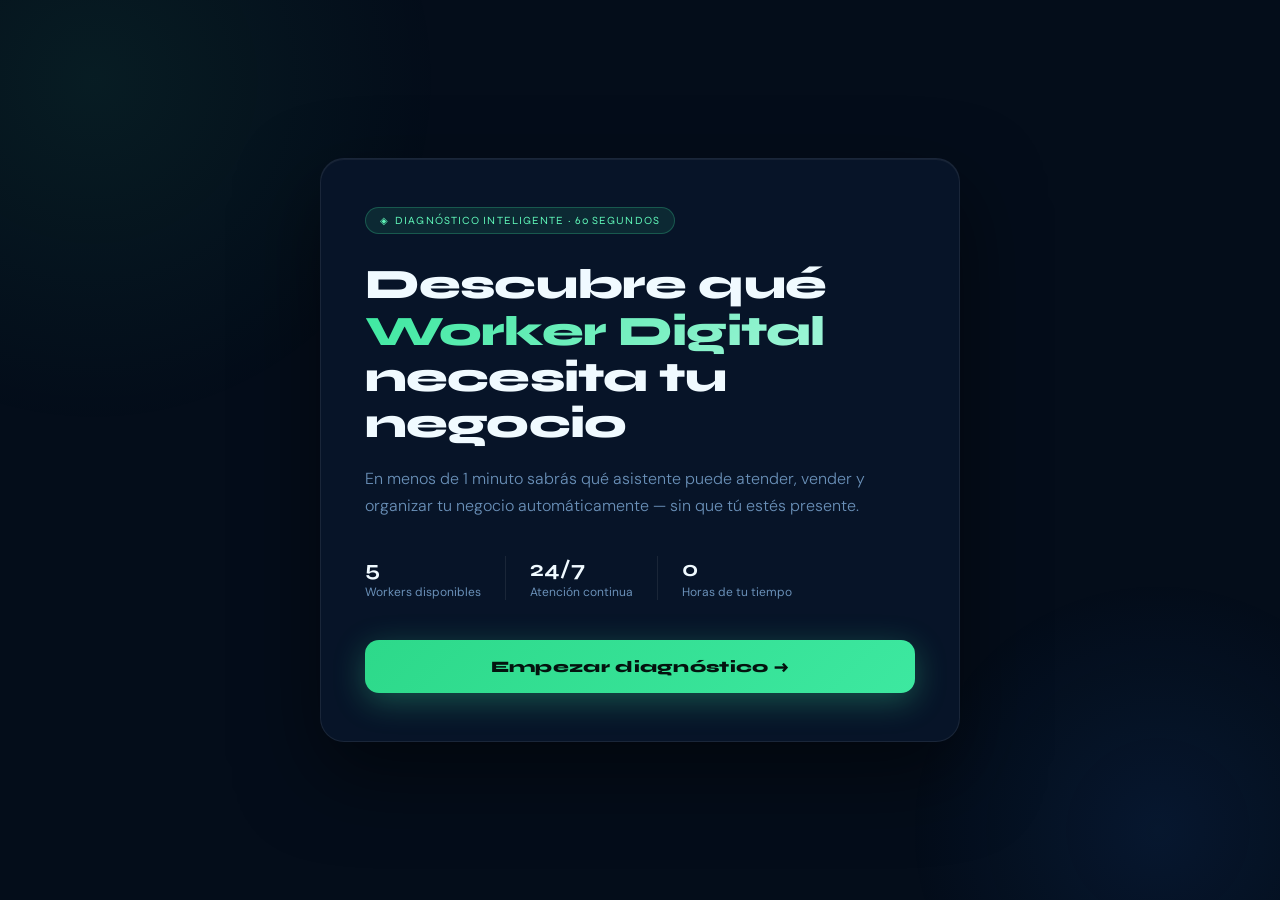
<file: diagnostico-worker (3).html>
<!DOCTYPE html>
<html lang="es">
<head>
<meta charset="UTF-8">
<meta name="viewport" content="width=device-width, initial-scale=1.0">
<title>Diagnóstico Worker Digital</title>
<link href="https://fonts.googleapis.com/css2?family=Syne:wght@400;600;700;800&family=DM+Sans:wght@300;400;500&display=swap" rel="stylesheet">
<style>
  :root {
    --bg: #040d1a;
    --surface: #071428;
    --surface2: #0c1e3a;
    --border: rgba(255,255,255,0.08);
    --accent: #3de8a0;
    --accent2: #5ff5b8;
    --gold: #a8edcc;
    --text: #f0faff;
    --muted: #6a90b8;
    --success: #3de8a0;
    --danger: #ff6b8a;
  }

  * { margin: 0; padding: 0; box-sizing: border-box; }

  body {
    background: var(--bg);
    color: var(--text);
    font-family: 'DM Sans', sans-serif;
    min-height: 100vh;
    display: flex;
    align-items: center;
    justify-content: center;
    padding: 24px;
    overflow-x: hidden;
  }

  body::before {
    content: '';
    position: fixed;
    top: -30%;
    left: -20%;
    width: 700px;
    height: 700px;
    background: radial-gradient(circle, rgba(61,232,160,0.07) 0%, transparent 70%);
    pointer-events: none;
    z-index: 0;
  }
  body::after {
    content: '';
    position: fixed;
    bottom: -20%;
    right: -10%;
    width: 500px;
    height: 500px;
    background: radial-gradient(circle, rgba(30,100,200,0.12) 0%, transparent 70%);
    pointer-events: none;
    z-index: 0;
  }

  .container {
    position: relative;
    z-index: 1;
    width: 100%;
    max-width: 640px;
  }

  /* PROGRESS */
  .progress-wrap {
    margin-bottom: 36px;
    display: none;
  }
  .progress-wrap.visible { display: block; }
  .progress-label {
    font-size: 12px;
    color: var(--muted);
    letter-spacing: 0.12em;
    text-transform: uppercase;
    margin-bottom: 10px;
    font-family: 'Syne', sans-serif;
  }
  .progress-bar {
    height: 3px;
    background: var(--surface2);
    border-radius: 99px;
    overflow: hidden;
  }
  .progress-fill {
    height: 100%;
    background: linear-gradient(90deg, #3de8a0, #a0f5d8);
    border-radius: 99px;
    transition: width 0.5s cubic-bezier(0.4,0,0.2,1);
    width: 0%;
  }

  /* CARD */
  .card {
    background: var(--surface);
    border: 1px solid var(--border);
    border-radius: 24px;
    padding: 48px 44px;
    box-shadow: 0 32px 80px rgba(0,0,0,0.5), inset 0 1px 0 rgba(255,255,255,0.06);
    display: none;
    animation: fadeUp 0.45s cubic-bezier(0.22,1,0.36,1) both;
  }
  .card.active { display: block; }

  @keyframes fadeUp {
    from { opacity: 0; transform: translateY(20px); }
    to   { opacity: 1; transform: translateY(0); }
  }

  /* INTRO */
  .badge {
    display: inline-flex;
    align-items: center;
    gap: 6px;
    background: rgba(61,232,160,0.1);
    border: 1px solid rgba(61,232,160,0.25);
    border-radius: 99px;
    padding: 6px 14px;
    font-size: 11px;
    font-family: 'Syne', sans-serif;
    letter-spacing: 0.1em;
    text-transform: uppercase;
    color: var(--accent2);
    margin-bottom: 28px;
  }
  .badge::before { content: '◈'; font-size: 10px; }

  h1 {
    font-family: 'Syne', sans-serif;
    font-size: clamp(28px, 5vw, 42px);
    font-weight: 800;
    line-height: 1.1;
    letter-spacing: -0.02em;
    margin-bottom: 18px;
  }
  h1 span { 
    background: linear-gradient(135deg, #3de8a0, #a0f5d8);
    -webkit-background-clip: text;
    -webkit-text-fill-color: transparent;
  }

  .sub {
    color: var(--muted);
    font-size: 16px;
    line-height: 1.7;
    margin-bottom: 36px;
    font-weight: 300;
  }

  .stats-row {
    display: flex;
    gap: 24px;
    margin-bottom: 40px;
  }
  .stat {
    display: flex;
    flex-direction: column;
    gap: 2px;
  }
  .stat-num {
    font-family: 'Syne', sans-serif;
    font-size: 22px;
    font-weight: 700;
    color: var(--text);
  }
  .stat-label {
    font-size: 12px;
    color: var(--muted);
  }
  .stat-divider {
    width: 1px;
    background: var(--border);
  }

  /* QUESTION */
  .q-eyebrow {
    font-family: 'Syne', sans-serif;
    font-size: 11px;
    letter-spacing: 0.14em;
    text-transform: uppercase;
    color: #3de8a0;
    margin-bottom: 12px;
  }
  h2 {
    font-family: 'Syne', sans-serif;
    font-size: clamp(20px, 3.5vw, 28px);
    font-weight: 700;
    line-height: 1.2;
    margin-bottom: 8px;
  }
  .q-helper {
    font-size: 14px;
    color: var(--muted);
    margin-bottom: 28px;
  }

  .options {
    display: flex;
    flex-direction: column;
    gap: 10px;
    margin-bottom: 32px;
  }

  .option {
    position: relative;
    padding: 16px 20px;
    background: var(--surface2);
    border: 1px solid var(--border);
    border-radius: 14px;
    cursor: pointer;
    display: flex;
    align-items: flex-start;
    gap: 14px;
    transition: all 0.2s ease;
    user-select: none;
  }
  .option:hover {
    border-color: rgba(61,232,160,0.4);
    background: rgba(61,232,160,0.05);
    transform: translateX(4px);
  }
  .option.selected {
    border-color: var(--accent);
    background: rgba(61,232,160,0.08);
  }
  .option.selected .opt-dot {
    background: var(--accent);
    box-shadow: 0 0 0 4px rgba(61,232,160,0.2);
    border-color: var(--accent);
  }
  .option.selected .opt-dot::after { opacity: 1; }

  .opt-dot {
    width: 22px;
    height: 22px;
    min-width: 22px;
    border-radius: 6px;
    border: 2px solid var(--muted);
    margin-top: 1px;
    position: relative;
    transition: all 0.2s ease;
  }
  .opt-dot::after {
    content: '✓';
    position: absolute;
    top: 50%; left: 50%;
    transform: translate(-50%,-50%);
    font-size: 13px;
    font-weight: 800;
    color: white;
    opacity: 0;
    transition: opacity 0.2s;
    line-height: 1;
  }

  /* FIELD ERROR */
  .field input.error, .field select.error {
    border-color: var(--danger) !important;
    background: rgba(255,107,138,0.06);
  }
  .field-error {
    font-size: 12px;
    color: var(--danger);
    margin-top: -2px;
    display: none;
  }
  .field-error.visible { display: block; }

  .opt-text {
    flex: 1;
    font-size: 15px;
    font-weight: 400;
    line-height: 1.4;
  }
  .opt-emoji {
    font-size: 20px;
    margin-top: -1px;
  }

  /* INPUT FIELDS */
  .fields {
    display: grid;
    grid-template-columns: 1fr 1fr;
    gap: 14px;
    margin-bottom: 32px;
  }
  .field {
    display: flex;
    flex-direction: column;
    gap: 7px;
  }
  .field.full { grid-column: 1 / -1; }
  .field label {
    font-size: 12px;
    font-family: 'Syne', sans-serif;
    letter-spacing: 0.08em;
    text-transform: uppercase;
    color: var(--muted);
  }
  .field input, .field select {
    background: var(--surface2);
    border: 1px solid var(--border);
    border-radius: 12px;
    padding: 13px 16px;
    color: var(--text);
    font-family: 'DM Sans', sans-serif;
    font-size: 15px;
    outline: none;
    transition: border-color 0.2s;
    -webkit-appearance: none;
  }
  .field input:focus, .field select:focus {
    border-color: var(--accent);
    box-shadow: 0 0 0 3px rgba(61,232,160,0.1);
  }
  .field input::placeholder { color: #44405a; }
  .field select option { background: #16162a; }

  /* BUTTONS */
  .btn {
    width: 100%;
    padding: 17px 24px;
    border-radius: 14px;
    border: none;
    font-family: 'Syne', sans-serif;
    font-size: 16px;
    font-weight: 700;
    cursor: pointer;
    letter-spacing: 0.02em;
    transition: all 0.2s ease;
    position: relative;
    overflow: hidden;
  }
  .btn-primary {
    background: linear-gradient(135deg, #2dd98a, #3de8a0);
    color: #04130f;
    box-shadow: 0 8px 32px rgba(61,232,160,0.3);
    font-weight: 800;
  }
  .btn-primary:hover {
    transform: translateY(-2px);
    box-shadow: 0 12px 40px rgba(61,232,160,0.45);
  }
  .btn-primary:active { transform: translateY(0); }
  .btn-primary:disabled {
    opacity: 0.4;
    cursor: not-allowed;
    transform: none;
  }

  .btn-wa {
    background: linear-gradient(135deg, #25d366, #128c3e);
    color: white;
    box-shadow: 0 8px 24px rgba(37,211,102,0.3);
    display: flex;
    align-items: center;
    justify-content: center;
    gap: 10px;
    margin-top: 12px;
    text-decoration: none;
  }
  .btn-wa:hover {
    transform: translateY(-2px);
    box-shadow: 0 12px 32px rgba(37,211,102,0.4);
  }

  .btn-ghost {
    background: transparent;
    border: 1px solid var(--border);
    color: var(--muted);
    font-family: 'DM Sans', sans-serif;
    font-weight: 400;
    font-size: 14px;
    margin-top: 10px;
  }
  .btn-ghost:hover {
    border-color: var(--accent);
    color: var(--text);
  }

  /* RESULT */
  .result-header {
    display: flex;
    align-items: flex-start;
    justify-content: space-between;
    gap: 16px;
    margin-bottom: 28px;
  }
  .worker-tag {
    display: inline-flex;
    align-items: center;
    gap: 8px;
    padding: 8px 16px;
    border-radius: 99px;
    font-family: 'Syne', sans-serif;
    font-size: 13px;
    font-weight: 700;
    letter-spacing: 0.05em;
  }
  .tag-ideal {
    background: rgba(61,232,160,0.12);
    border: 1px solid rgba(61,232,160,0.35);
    color: #3de8a0;
  }
  .tag-upgrade {
    background: rgba(100,180,255,0.1);
    border: 1px solid rgba(100,180,255,0.25);
    color: #7ecfff;
  }

  .result-name {
    font-family: 'Syne', sans-serif;
    font-size: clamp(30px, 6vw, 48px);
    font-weight: 800;
    line-height: 1;
    letter-spacing: -0.03em;
  }
  .result-name span {
    background: linear-gradient(135deg, #3de8a0, #a0f5d8);
    -webkit-background-clip: text;
    -webkit-text-fill-color: transparent;
  }

  .result-desc {
    font-size: 16px;
    line-height: 1.75;
    color: rgba(240,238,255,0.75);
    margin-bottom: 24px;
    font-weight: 300;
  }

  .worker-features {
    display: flex;
    flex-direction: column;
    gap: 8px;
    margin-bottom: 28px;
  }
  .feature-item {
    display: flex;
    align-items: center;
    gap: 12px;
    font-size: 14px;
    color: var(--text);
  }
  .feature-item::before {
    content: '→';
    color: var(--success);
    font-family: 'Syne', sans-serif;
    font-weight: 700;
    flex-shrink: 0;
  }

  .price-box {
    background: var(--surface2);
    border: 1px solid var(--border);
    border-radius: 16px;
    padding: 20px 24px;
    display: flex;
    align-items: center;
    justify-content: space-between;
    margin-bottom: 28px;
    flex-wrap: wrap;
    gap: 12px;
  }
  .price-item {
    display: flex;
    flex-direction: column;
    gap: 2px;
  }
  .price-label { font-size: 11px; color: var(--muted); text-transform: uppercase; letter-spacing: 0.1em; font-family: 'Syne', sans-serif; }
  .price-value { font-family: 'Syne', sans-serif; font-size: 22px; font-weight: 700; color: var(--text); }
  .price-divider { width: 1px; height: 40px; background: var(--border); }

  .upgrade-box {
    border: 1px solid rgba(100,180,255,0.2);
    background: rgba(100,180,255,0.04);
    border-radius: 16px;
    padding: 20px 24px;
    margin-bottom: 28px;
  }
  .upgrade-title {
    display: flex;
    align-items: center;
    gap: 8px;
    font-family: 'Syne', sans-serif;
    font-size: 13px;
    font-weight: 700;
    color: #7ecfff;
    letter-spacing: 0.05em;
    text-transform: uppercase;
    margin-bottom: 10px;
  }
  .upgrade-title::before { content: '⭐'; font-size: 14px; }
  .upgrade-text { font-size: 14px; color: rgba(240,250,255,0.7); line-height: 1.65; }
  .upgrade-text strong { color: #7ecfff; font-weight: 600; }

  .case-box {
    background: rgba(95,255,194,0.04);
    border: 1px solid rgba(95,255,194,0.1);
    border-radius: 12px;
    padding: 16px 20px;
    margin-bottom: 28px;
  }
  .case-label { font-size: 11px; color: var(--success); font-family: 'Syne', sans-serif; letter-spacing: 0.1em; text-transform: uppercase; margin-bottom: 6px; }
  .case-text { font-size: 13px; color: rgba(240,238,255,0.65); line-height: 1.6; font-style: italic; }

  .emotional-close {
    text-align: center;
    font-size: 14px;
    color: var(--muted);
    margin-bottom: 28px;
    line-height: 1.6;
  }
  .emotional-close strong { color: var(--text); }

  .divider {
    height: 1px;
    background: var(--border);
    margin: 28px 0;
  }

  .tip-box {
    background: rgba(61,232,160,0.03);
    border: 1px solid rgba(61,232,160,0.12);
    border-radius: 12px;
    padding: 16px 20px;
    margin-top: 20px;
  }
  .tip-label { font-size: 11px; color: #3de8a0; font-family: 'Syne', sans-serif; letter-spacing: 0.1em; text-transform: uppercase; margin-bottom: 8px; }
  .tip-text { font-size: 13px; color: var(--muted); line-height: 1.6; }
  .tip-text strong { color: rgba(240,250,255,0.85); }

  @media (max-width: 560px) {
    .card { padding: 32px 24px; }
    .fields { grid-template-columns: 1fr; }
    .stats-row { gap: 16px; }
    .price-box { flex-direction: column; gap: 8px; }
    .price-divider { width: 100%; height: 1px; }
  }
</style>
</head>
<body>

<div class="container">
  <div class="progress-wrap" id="progressWrap">
    <div class="progress-label">Paso <span id="stepLabel">1</span> de 4</div>
    <div class="progress-bar"><div class="progress-fill" id="progressFill"></div></div>
  </div>

  <!-- INTRO -->
  <div class="card active" id="step0">
    <div class="badge">Diagnóstico inteligente · 60 segundos</div>
    <h1>Descubre qué <span>Worker Digital</span> necesita tu negocio</h1>
    <p class="sub">En menos de 1 minuto sabrás qué asistente puede atender, vender y organizar tu negocio automáticamente — sin que tú estés presente.</p>
    <div class="stats-row">
      <div class="stat">
        <span class="stat-num">5</span>
        <span class="stat-label">Workers disponibles</span>
      </div>
      <div class="stat-divider"></div>
      <div class="stat">
        <span class="stat-num">24/7</span>
        <span class="stat-label">Atención continua</span>
      </div>
      <div class="stat-divider"></div>
      <div class="stat">
        <span class="stat-num">0</span>
        <span class="stat-label">Horas de tu tiempo</span>
      </div>
    </div>
    <button class="btn btn-primary" onclick="goTo(1)">Empezar diagnóstico →</button>
  </div>

  <!-- Q1 -->
  <div class="card" id="step1">
    <div class="q-eyebrow">Pregunta 1 · Fricción principal</div>
    <h2>¿Dónde está tu mayor problema hoy?</h2>
    <p class="q-helper">Puedes elegir todas las que apliquen a tu negocio.</p>
    <div class="options" id="q1opts">
      <div class="option" onclick="selectOpt(this,'q1','wa')">
        <span class="opt-emoji">💬</span>
        <span class="opt-text">No logro responder todos los WhatsApp</span>
        <div class="opt-dot"></div>
      </div>
      <div class="option" onclick="selectOpt(this,'q1','citas')">
        <span class="opt-emoji">📅</span>
        <span class="opt-text">Se me olvidan citas o los clientes no asisten</span>
        <div class="opt-dot"></div>
      </div>
      <div class="option" onclick="selectOpt(this,'q1','reactivar')">
        <span class="opt-emoji">🔄</span>
        <span class="opt-text">Tengo clientes que no regresan</span>
        <div class="opt-dot"></div>
      </div>
      <div class="option" onclick="selectOpt(this,'q1','volumen')">
        <span class="opt-emoji">📊</span>
        <span class="opt-text">Atiendo mucho volumen y necesito más control</span>
        <div class="opt-dot"></div>
      </div>
      <div class="option" onclick="selectOpt(this,'q1','reportes')">
        <span class="opt-emoji">📈</span>
        <span class="opt-text">Quiero reportes y datos para crecer</span>
        <div class="opt-dot"></div>
      </div>
      <div class="option" onclick="selectOpt(this,'q1','llamadas')">
        <span class="opt-emoji">📞</span>
        <span class="opt-text">Pierdo llamadas telefónicas</span>
        <div class="opt-dot"></div>
      </div>
      <div class="option" onclick="selectOpt(this,'q1','unsure')">
        <span class="opt-emoji">🤔</span>
        <span class="opt-text">No estoy seguro</span>
        <div class="opt-dot"></div>
      </div>
    </div>
    <button class="btn btn-primary" id="btn1" disabled onclick="goTo(2)">Continuar →</button>
  </div>

  <!-- Q2 -->
  <div class="card" id="step2">
    <div class="q-eyebrow">Pregunta 2 · Impacto real</div>
    <h2>¿Qué consecuencia estás viviendo ahora mismo?</h2>
    <p class="q-helper">Selecciona todas las que sientas que te aplican ahora mismo.</p>
    <div class="options" id="q2opts">
      <div class="option" onclick="selectOpt(this,'q2','ventas')">
        <span class="opt-emoji">💸</span>
        <span class="opt-text">Estoy perdiendo ventas</span>
        <div class="opt-dot"></div>
      </div>
      <div class="option" onclick="selectOpt(this,'q2','saturado')">
        <span class="opt-emoji">😩</span>
        <span class="opt-text">Mi equipo está saturado</span>
        <div class="opt-dot"></div>
      </div>
      <div class="option" onclick="selectOpt(this,'q2','dependencia')">
        <span class="opt-emoji">🔒</span>
        <span class="opt-text">Todo depende de mí y no puedo desconectarme</span>
        <div class="opt-dot"></div>
      </div>
      <div class="option" onclick="selectOpt(this,'q2','control')">
        <span class="opt-emoji">🌀</span>
        <span class="opt-text">No tengo control de lo que pasa en el negocio</span>
        <div class="opt-dot"></div>
      </div>
      <div class="option" onclick="selectOpt(this,'q2','escalar')">
        <span class="opt-emoji">📐</span>
        <span class="opt-text">Me cuesta crecer sin contratar más gente</span>
        <div class="opt-dot"></div>
      </div>
    </div>
    <button class="btn btn-primary" id="btn2" disabled onclick="goTo(3)">Continuar →</button>
  </div>

  <!-- Q3 -->
  <div class="card" id="step3">
    <div class="q-eyebrow">Pregunta 3 · Tu objetivo</div>
    <h2>¿Qué quieres lograr en los próximos 3 meses?</h2>
    <p class="q-helper">Puedes marcar más de uno — todos cuentan para tu diagnóstico.</p>
    <div class="options" id="q3opts">
      <div class="option" onclick="selectOpt(this,'q3','tiempo')">
        <span class="opt-emoji">⏱️</span>
        <span class="opt-text">Ahorrar tiempo en tareas repetitivas</span>
        <div class="opt-dot"></div>
      </div>
      <div class="option" onclick="selectOpt(this,'q3','ventas')">
        <span class="opt-emoji">🚀</span>
        <span class="opt-text">Vender más sin esfuerzo extra</span>
        <div class="opt-dot"></div>
      </div>
      <div class="option" onclick="selectOpt(this,'q3','atencion')">
        <span class="opt-emoji">🌟</span>
        <span class="opt-text">Mejorar la atención al cliente</span>
        <div class="opt-dot"></div>
      </div>
      <div class="option" onclick="selectOpt(this,'q3','recuperar')">
        <span class="opt-emoji">🎯</span>
        <span class="opt-text">Recuperar clientes inactivos</span>
        <div class="opt-dot"></div>
      </div>
      <div class="option" onclick="selectOpt(this,'q3','escalar')">
        <span class="opt-emoji">📡</span>
        <span class="opt-text">Escalar ordenadamente sin caos</span>
        <div class="opt-dot"></div>
      </div>
    </div>
    <button class="btn btn-primary" id="btn3" disabled onclick="goTo(4)">Continuar →</button>
  </div>

  <!-- DATOS -->
  <div class="card" id="step4">
    <div class="q-eyebrow">Último paso · Tus datos</div>
    <h2>¿A quién le mostramos los resultados?</h2>
    <p class="q-helper">Tu diagnóstico personalizado está listo. Solo necesitamos un poco más para mostrártelo.</p>
    <div class="fields">
      <div class="field">
        <label>Nombre *</label>
        <input type="text" id="fname" placeholder="Tu nombre" oninput="clearErr('fname')" />
        <span class="field-error" id="err-fname">Por favor ingresa tu nombre</span>
      </div>
      <div class="field">
        <label>Empresa *</label>
        <input type="text" id="fempresa" placeholder="Tu negocio" oninput="clearErr('fempresa')" />
        <span class="field-error" id="err-fempresa">Por favor ingresa tu empresa</span>
      </div>
      <div class="field">
        <label>WhatsApp *</label>
        <input type="tel" id="fwa" placeholder="+51 999 000 000" oninput="clearErr('fwa')" />
        <span class="field-error" id="err-fwa">Ingresa tu número de WhatsApp</span>
      </div>
      <div class="field">
        <label>Email *</label>
        <input type="email" id="femail" placeholder="tu@email.com" oninput="clearErr('femail')" />
        <span class="field-error" id="err-femail">Ingresa un email válido</span>
      </div>
      <div class="field full">
        <label>Rubro del negocio *</label>
        <input type="text" id="frubro" placeholder="Ej: Clínica, Restaurante, Academia..." oninput="clearErr('frubro')" />
        <span class="field-error" id="err-frubro">Cuéntanos el rubro de tu negocio</span>
      </div>
      <div class="field full">
        <label>¿Cuántos mensajes o llamadas recibes por día? *</label>
        <select id="fvolumen" onchange="clearErr('fvolumen')">
          <option value="" disabled selected>Selecciona un rango</option>
          <option value="bajo">1 a 50</option>
          <option value="medio">50 a 100</option>
          <option value="alto">100 a 500</option>
          <option value="muyalto">500 a 1.000</option>
          <option value="masivo">Más de 1.000</option>
        </select>
        <span class="field-error" id="err-fvolumen">Selecciona un rango de volumen</span>
      </div>
    </div>
    <button class="btn btn-primary" onclick="showResult()">Ver mi resultado →</button>
    <button class="btn btn-ghost" onclick="goTo(3)">← Volver</button>
  </div>

  <!-- RESULT -->
  <div class="card" id="step5">
    <div id="resultContent"></div>
  </div>
</div>

<script>
  // Multi-select: store arrays of values
  const answers = { q1: [], q2: [], q3: [] };

  function goTo(step) {
    document.querySelectorAll('.card').forEach(c => c.classList.remove('active'));
    document.getElementById('step' + step).classList.add('active');
    const wrap = document.getElementById('progressWrap');
    if (step === 0) { wrap.classList.remove('visible'); return; }
    wrap.classList.add('visible');
    const steps = [1,2,3,4];
    const idx = steps.indexOf(step);
    const pct = idx >= 0 ? ((idx+1)/steps.length)*100 : 100;
    document.getElementById('progressFill').style.width = pct + '%';
    document.getElementById('stepLabel').textContent = step <= 4 ? step : 4;
    window.scrollTo({top:0, behavior:'smooth'});
  }

  function selectOpt(el, qKey, val) {
    // Toggle selection
    if (el.classList.contains('selected')) {
      el.classList.remove('selected');
      answers[qKey] = answers[qKey].filter(v => v !== val);
    } else {
      el.classList.add('selected');
      if (!answers[qKey].includes(val)) answers[qKey].push(val);
    }
    // Enable/disable button
    const btnMap = { q1:'btn1', q2:'btn2', q3:'btn3' };
    if (btnMap[qKey]) {
      document.getElementById(btnMap[qKey]).disabled = answers[qKey].length === 0;
    }
  }

  // Form validation helpers
  function clearErr(id) {
    const el = document.getElementById(id);
    const err = document.getElementById('err-' + id);
    if (el) el.classList.remove('error');
    if (err) err.classList.remove('visible');
  }

  function showErr(id, msg) {
    const el = document.getElementById(id);
    const err = document.getElementById('err-' + id);
    if (el) el.classList.add('error');
    if (err) { if (msg) err.textContent = msg; err.classList.add('visible'); }
  }

  function validateForm() {
    let valid = true;
    const fname   = document.getElementById('fname').value.trim();
    const fempresa= document.getElementById('fempresa').value.trim();
    const fwa     = document.getElementById('fwa').value.trim();
    const femail  = document.getElementById('femail').value.trim();
    const frubro  = document.getElementById('frubro').value.trim();
    const fvolumen= document.getElementById('fvolumen').value;

    if (!fname)    { showErr('fname');    valid = false; }
    if (!fempresa) { showErr('fempresa'); valid = false; }
    if (!fwa || fwa.replace(/\D/g,'').length < 7) {
      showErr('fwa', 'Ingresa un número válido (mínimo 7 dígitos)');
      valid = false;
    }
    const emailRe = /^[^\s@]+@[^\s@]+\.[^\s@]+$/;
    if (!femail || !emailRe.test(femail)) {
      showErr('femail', 'Ingresa un email válido');
      valid = false;
    }
    if (!frubro)   { showErr('frubro');   valid = false; }
    if (!fvolumen) { showErr('fvolumen'); valid = false; }

    return valid;
  }

  const WORKERS = {
    SOPHIE: {
      name: 'Sophie',
      emoji: '💬',
      role: 'Atención y Citas por WhatsApp',
      desc: 'Sophie es la solución perfecta para negocios que reciben mensajes constantemente y no logran responder a tiempo. Actúa como una recepcionista virtual que nunca duerme: responde, agenda, confirma y transfiere — sin que tú estés presente.',
      features: [
        'Responde mensajes automáticamente las 24 horas',
        'Agenda, cambia y cancela citas sin intervención humana',
        'Envía confirmaciones y recordatorios automáticos',
        'Pide datos faltantes a los clientes',
        'Transfiere a humano cuando es necesario'
      ],
      install: 500, mes: 300,
      case: 'Una clínica dental pasó de perder 15 citas semanales a tener lista de espera llena en 30 días con Sophie gestionando su WhatsApp.'
    },
    TIM: {
      name: 'Tim',
      emoji: '🔄',
      role: 'Recordatorios y Reactivación',
      desc: 'Tim es el especialista en recuperar lo que ya tienes: clientes que dejaron de comprar, citas que se olvidaron, promos que nunca llegaron a tiempo. Es tu equipo de retención trabajando solo.',
      features: [
        'Envía recordatorios automáticos antes de cada cita',
        'Reactiva clientes que no han comprado en semanas',
        'Envía promociones segmentadas al momento correcto',
        'Segmenta tu base de clientes por comportamiento',
        'Te notifica cuando alguien responde para que actúes'
      ],
      install: 500, mes: 300,
      case: 'Un spa reactivó el 38% de sus clientes inactivos en el primer mes usando Tim con mensajes personalizados de reactivación.'
    },
    VALERY: {
      name: 'Valery',
      emoji: '⭐',
      role: 'Atención + Seguimiento + Historial',
      desc: 'Valery lo tiene todo: la atención de Sophie, la reactivación de Tim, más historial completo por cliente y métricas reales. Es el Worker más recomendado para negocios con volumen que quieren crecer con datos.',
      features: [
        'Todo lo que hace Sophie + todo lo que hace Tim',
        'Historial completo de cada cliente en un panel',
        'Métricas de mensajes y efectividad de campañas',
        'Ideal para negocios con alto volumen de atención',
        'Toma decisiones con datos reales de tu negocio'
      ],
      install: 500, mes: 400,
      case: 'Una academia de idiomas con 200+ alumnos redujo su carga operativa en un 60% y aumentó renovaciones en 3 meses con Valery.'
    },
    MAX: {
      name: 'Max',
      emoji: '📊',
      role: 'Control Total + Reportes',
      desc: 'Max es para líderes que toman decisiones con datos. Incluye todo lo anterior más reportes automáticos, análisis de citas, identificación de clientes frecuentes y detección de días flojos para actuar antes.',
      features: [
        'Todo lo de Valery más reportes automáticos',
        'Análisis detallado de citas y conversiones',
        'Identifica tus clientes más valiosos',
        'Detecta días flojos y oportunidades de campaña',
        'Dashboard ejecutivo para decisiones inteligentes'
      ],
      install: 500, mes: 500,
      case: 'Un centro médico usó los reportes de Max para detectar que los martes tenían 40% menos citas — lanzaron una promo y llenaron la agenda.'
    },
    LUKE: {
      name: 'Luke',
      emoji: '📞',
      role: 'Atención de Llamadas Telefónicas',
      desc: 'Luke es el único Worker que trabaja con voz. Contesta todas tus llamadas, agenda en tiempo real, responde preguntas frecuentes y transfiere cuando es necesario. Nunca más una llamada perdida.',
      features: [
        'Contesta el 100% de las llamadas, las 24 horas',
        'Agenda durante la llamada sin humano presente',
        'Responde preguntas frecuentes con voz natural',
        'Transfiere a humano cuando la situación lo requiere',
        'Registra cada llamada con resumen automático'
      ],
      install: 500, mes: 500,
      case: 'Una clínica veterinaria perdía 30 llamadas diarias. Con Luke, recuperaron el 100% y aumentaron nuevos clientes un 25% el primer mes.'
    }
  };

  const UPGRADE_MAP = {
    SOPHIE: { name:'VALERY', reason:'Si tu volumen crece o quieres ver exactamente qué está pasando en tu negocio, Valery te da el historial, las métricas y el control que Sophie no tiene.' },
    TIM:    { name:'VALERY', reason:'Si además de reactivar quieres atender bien y tener historial de cada cliente, Valery combina todo en un solo Worker potente.' },
    VALERY: { name:'MAX',    reason:'Cuando tu negocio esté listo para tomar decisiones con datos reales, Max te da los reportes y análisis que Valery no tiene.' },
    MAX:    { name:null,     reason:null },
    LUKE:   { name:'MAX',    reason:'Si también tienes WhatsApp activo y quieres reportes cruzados de llamadas y mensajes, Max es el nivel final de control total.' }
  };

  function mapWorker(q1arr, q2arr, q3arr, volumen) {
    // Priority scoring
    const scores = { SOPHIE:0, TIM:0, VALERY:0, MAX:0, LUKE:0 };

    q1arr.forEach(q1 => {
      if (q1 === 'wa')       scores.SOPHIE  += 3;
      if (q1 === 'citas')    scores.SOPHIE  += 3;
      if (q1 === 'reactivar') scores.TIM    += 3;
      if (q1 === 'volumen')  scores.VALERY  += 3;
      if (q1 === 'reportes') scores.MAX     += 3;
      if (q1 === 'llamadas') scores.LUKE    += 3;
      if (q1 === 'unsure')   scores.SOPHIE  += 1;
    });
    q2arr.forEach(q2 => {
      if (q2 === 'control')  scores.MAX     += 2;
      if (q2 === 'escalar')  scores.VALERY  += 2;
      if (q2 === 'saturado') scores.VALERY  += 1;
      if (q2 === 'ventas')   scores.SOPHIE  += 1;
    });
    q3arr.forEach(q3 => {
      if (q3 === 'escalar')  scores.MAX     += 2;
      if (q3 === 'recuperar') scores.TIM    += 2;
      if (q3 === 'ventas')   scores.VALERY  += 1;
    });
    // Volume boost
    if (volumen === 'alto' || volumen === 'muyalto' || volumen === 'masivo') {
      scores.VALERY += 2; scores.MAX += 1;
    }
    if (volumen === 'masivo') { scores.MAX += 2; }
    // Pick highest score
    let best = 'SOPHIE';
    let bestScore = -1;
    Object.entries(scores).forEach(([k,v]) => { if(v > bestScore) { bestScore=v; best=k; } });
    return best;
  }

  function showResult() {
    if (!validateForm()) {
      // Scroll to first error
      const firstErr = document.querySelector('.field input.error, .field select.error');
      if (firstErr) firstErr.scrollIntoView({ behavior:'smooth', block:'center' });
      return;
    }

    const name = document.getElementById('fname').value.trim();
    const wa   = document.getElementById('fwa').value.trim();
    const email= document.getElementById('femail').value.trim();
    const vol  = document.getElementById('fvolumen').value;

    const workerKey = mapWorker(answers.q1, answers.q2, answers.q3, vol);
    const worker    = WORKERS[workerKey];
    const up        = UPGRADE_MAP[workerKey];

    // Send to Formspree (replace with your endpoint)
    const formData = {
      nombre: name,
      empresa: document.getElementById('fempresa').value,
      whatsapp: wa,
      email,
      rubro: document.getElementById('frubro').value,
      volumen: vol,
      q1_fricciones: answers.q1.join(', '),
      q2_impactos: answers.q2.join(', '),
      q3_objetivos: answers.q3.join(', '),
      worker_recomendado: workerKey,
      _subject: `Nuevo diagnóstico Worker Digital - ${name}`
    };

    fetch('https://formspree.io/f/mreavzny', {
      method: 'POST',
      headers: { 'Content-Type': 'application/json', 'Accept': 'application/json' },
      body: JSON.stringify(formData)
    }).catch(() => {}); // silent - result shows regardless

    const waMsg = encodeURIComponent(`Hola, acabo de completar el diagnóstico y quiero ver cómo implementar ${worker.name} en mi negocio.`);
    const waLink = `https://wa.me/${wa ? wa.replace(/\D/g,'') : '51999000000'}?text=${waMsg}`;
    const waConsulta = `https://wa.me/51982247314?text=${waMsg}`;

    const upBox = up.name ? `
      <div class="upgrade-box">
        <div class="upgrade-title">Tu siguiente nivel de crecimiento</div>
        <div class="upgrade-text">
          Hoy necesitas <strong>${worker.name}</strong>. Pero si quieres escalar sin perder control, 
          <strong>${WORKERS[up.name].name}</strong> es tu próximo paso: ${up.reason}
        </div>
      </div>` : '';

    document.getElementById('resultContent').innerHTML = `
      <div style="display:flex;align-items:center;gap:10px;margin-bottom:24px;flex-wrap:wrap;">
        <span class="worker-tag tag-ideal">✦ Worker ideal</span>
        ${up.name ? `<span class="worker-tag tag-upgrade">↑ Upgrade sugerido: ${WORKERS[up.name].name}</span>` : ''}
      </div>

      <div class="result-header">
        <div>
          <div style="font-size:48px;line-height:1;margin-bottom:8px;">${worker.emoji}</div>
          <div class="result-name"><span>${worker.name}</span></div>
          <div style="color:var(--muted);font-size:14px;margin-top:6px;">${worker.role}</div>
        </div>
      </div>

      <p class="result-desc">${worker.desc}</p>

      <div class="worker-features">
        ${worker.features.map(f => `<div class="feature-item">${f}</div>`).join('')}
      </div>

      <div class="case-box">
        <div class="case-label">📌 Caso real</div>
        <div class="case-text">${worker.case}</div>
      </div>

      <div class="price-box">
        <div class="price-item">
          <span class="price-label">Instalación única</span>
          <span class="price-value">S/. ${worker.install}</span>
        </div>
        <div class="price-divider"></div>
        <div class="price-item">
          <span class="price-label">Mensualidad</span>
          <span class="price-value">S/. ${worker.mes}/mes</span>
        </div>
      </div>

      ${upBox}

      <div class="emotional-close">
        ${name.charAt(0).toUpperCase() + name.slice(1)}, tu negocio ya está listo para trabajar solo. <br/>
        <strong>El único paso que falta eres tú.</strong>
      </div>

      <button class="btn btn-primary" onclick="window.open('https://calendly.com/marialecont340/30min','_blank')">
        Agendar reunión virtual →
      </button>

      <a href="${waConsulta}" target="_blank" class="btn btn-wa">
        <svg width="22" height="22" viewBox="0 0 24 24" fill="white"><path d="M17.472 14.382c-.297-.149-1.758-.867-2.03-.967-.273-.099-.471-.148-.67.15-.197.297-.767.966-.94 1.164-.173.199-.347.223-.644.075-.297-.15-1.255-.463-2.39-1.475-.883-.788-1.48-1.761-1.653-2.059-.173-.297-.018-.458.13-.606.134-.133.298-.347.446-.52.149-.174.198-.298.298-.497.099-.198.05-.371-.025-.52-.075-.149-.669-1.612-.916-2.207-.242-.579-.487-.5-.669-.51-.173-.008-.371-.01-.57-.01-.198 0-.52.074-.792.372-.272.297-1.04 1.016-1.04 2.479 0 1.462 1.065 2.875 1.213 3.074.149.198 2.096 3.2 5.077 4.487.709.306 1.262.489 1.694.625.712.227 1.36.195 1.871.118.571-.085 1.758-.719 2.006-1.413.248-.694.248-1.289.173-1.413-.074-.124-.272-.198-.57-.347m-5.421 7.403h-.004a9.87 9.87 0 01-5.031-1.378l-.361-.214-3.741.982.998-3.648-.235-.374a9.86 9.86 0 01-1.51-5.26c.001-5.45 4.436-9.884 9.888-9.884 2.64 0 5.122 1.03 6.988 2.898a9.825 9.825 0 012.893 6.994c-.003 5.45-4.437 9.884-9.885 9.884m8.413-18.297A11.815 11.815 0 0012.05 0C5.495 0 .16 5.335.157 11.892c0 2.096.547 4.142 1.588 5.945L.057 24l6.305-1.654a11.882 11.882 0 005.683 1.448h.005c6.554 0 11.89-5.335 11.893-11.893a11.821 11.821 0 00-3.48-8.413z"/></svg>
        Consultar por WhatsApp
      </a>

      <div class="divider"></div>

      <div class="tip-box" style="background:rgba(255,255,255,0.02);border-color:rgba(255,255,255,0.08);">
        <div class="tip-label" style="color:var(--muted);font-weight:800;font-size:13px;">⚠️ <strong>Aviso importante</strong></div>
        <div class="tip-text" style="color:rgba(240,250,255,0.5);font-size:12px;line-height:1.7;">
          El resultado presentado corresponde a una <strong style="color:rgba(240,250,255,0.65);">recomendación preliminar</strong>, generada a partir de los datos ingresados por el usuario. Dicha recomendación no constituye una propuesta comercial ni técnica definitiva. La definición final del worker aplicable se realizará posterior a una <strong style="color:rgba(240,250,255,0.65);">reunión virtual de diagnóstico</strong>, en la cual se analizarán con mayor detalle los requerimientos del negocio. La sugerencia final del worker se definirá luego de dicha reunión.
        </div>
      </div>
    `;

    goTo(5);
    document.getElementById('progressFill').style.width = '100%';
    document.getElementById('stepLabel').textContent = '✓';
  }
</script>
</body>
</html>
</file>
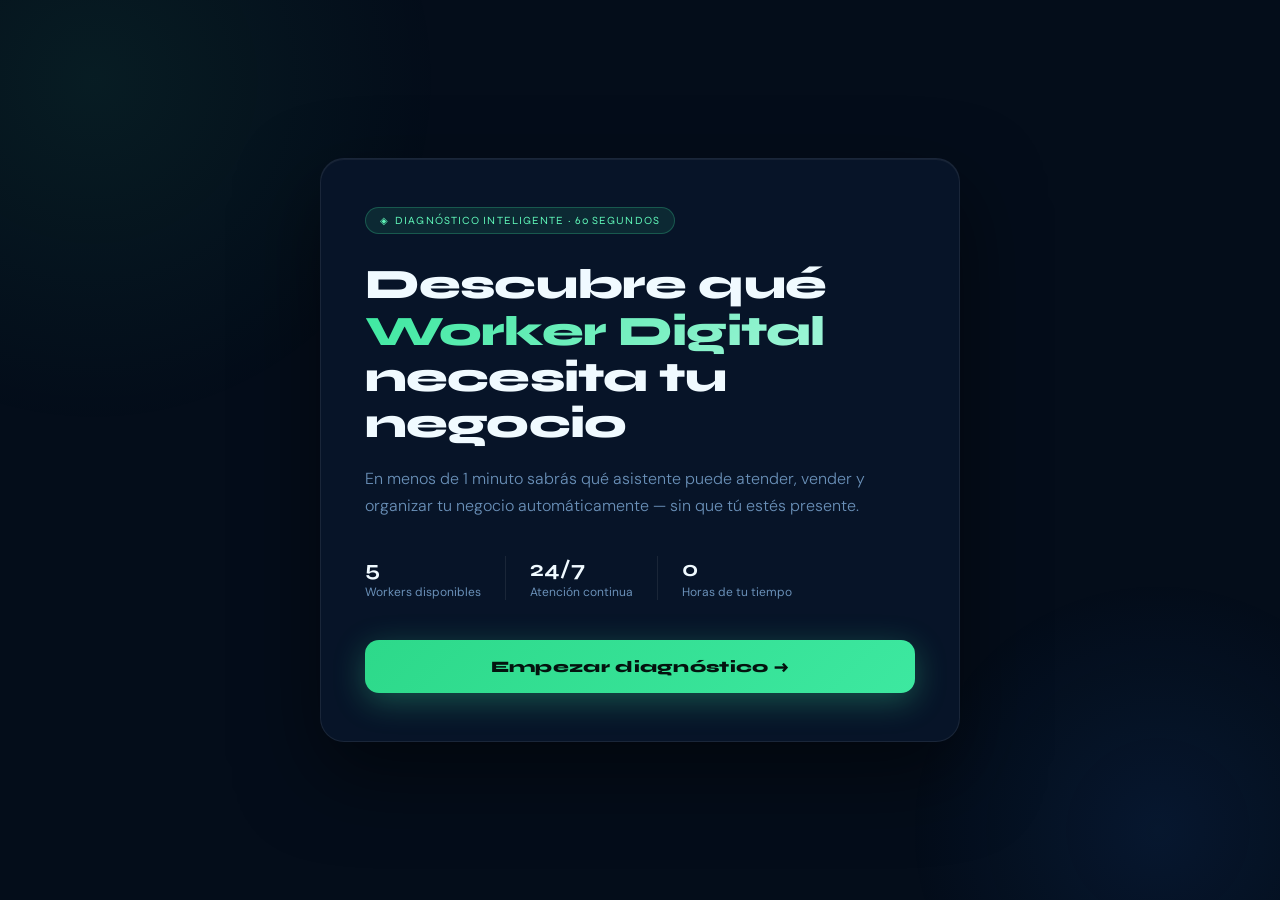
<file: diagnostico-worker (4).html>
<!DOCTYPE html>
<html lang="es">
<head>
<meta charset="UTF-8">
<meta name="viewport" content="width=device-width, initial-scale=1.0">
<title>Diagnóstico Worker Digital</title>
<link href="https://fonts.googleapis.com/css2?family=Syne:wght@400;600;700;800&family=DM+Sans:wght@300;400;500&display=swap" rel="stylesheet">
<style>
  :root {
    --bg: #040d1a;
    --surface: #071428;
    --surface2: #0c1e3a;
    --border: rgba(255,255,255,0.08);
    --accent: #3de8a0;
    --accent2: #5ff5b8;
    --gold: #a8edcc;
    --text: #f0faff;
    --muted: #6a90b8;
    --success: #3de8a0;
    --danger: #ff6b8a;
  }

  * { margin: 0; padding: 0; box-sizing: border-box; }

  body {
    background: var(--bg);
    color: var(--text);
    font-family: 'DM Sans', sans-serif;
    min-height: 100vh;
    display: flex;
    align-items: center;
    justify-content: center;
    padding: 24px;
    overflow-x: hidden;
  }

  body::before {
    content: '';
    position: fixed;
    top: -30%;
    left: -20%;
    width: 700px;
    height: 700px;
    background: radial-gradient(circle, rgba(61,232,160,0.07) 0%, transparent 70%);
    pointer-events: none;
    z-index: 0;
  }
  body::after {
    content: '';
    position: fixed;
    bottom: -20%;
    right: -10%;
    width: 500px;
    height: 500px;
    background: radial-gradient(circle, rgba(30,100,200,0.12) 0%, transparent 70%);
    pointer-events: none;
    z-index: 0;
  }

  .container {
    position: relative;
    z-index: 1;
    width: 100%;
    max-width: 640px;
  }

  /* PROGRESS */
  .progress-wrap {
    margin-bottom: 36px;
    display: none;
  }
  .progress-wrap.visible { display: block; }
  .progress-label {
    font-size: 12px;
    color: var(--muted);
    letter-spacing: 0.12em;
    text-transform: uppercase;
    margin-bottom: 10px;
    font-family: 'Syne', sans-serif;
  }
  .progress-bar {
    height: 3px;
    background: var(--surface2);
    border-radius: 99px;
    overflow: hidden;
  }
  .progress-fill {
    height: 100%;
    background: linear-gradient(90deg, #3de8a0, #a0f5d8);
    border-radius: 99px;
    transition: width 0.5s cubic-bezier(0.4,0,0.2,1);
    width: 0%;
  }

  /* CARD */
  .card {
    background: var(--surface);
    border: 1px solid var(--border);
    border-radius: 24px;
    padding: 48px 44px;
    box-shadow: 0 32px 80px rgba(0,0,0,0.5), inset 0 1px 0 rgba(255,255,255,0.06);
    display: none;
    animation: fadeUp 0.45s cubic-bezier(0.22,1,0.36,1) both;
  }
  .card.active { display: block; }

  @keyframes fadeUp {
    from { opacity: 0; transform: translateY(20px); }
    to   { opacity: 1; transform: translateY(0); }
  }

  /* INTRO */
  .badge {
    display: inline-flex;
    align-items: center;
    gap: 6px;
    background: rgba(61,232,160,0.1);
    border: 1px solid rgba(61,232,160,0.25);
    border-radius: 99px;
    padding: 6px 14px;
    font-size: 11px;
    font-family: 'Syne', sans-serif;
    letter-spacing: 0.1em;
    text-transform: uppercase;
    color: var(--accent2);
    margin-bottom: 28px;
  }
  .badge::before { content: '◈'; font-size: 10px; }

  h1 {
    font-family: 'Syne', sans-serif;
    font-size: clamp(28px, 5vw, 42px);
    font-weight: 800;
    line-height: 1.1;
    letter-spacing: -0.02em;
    margin-bottom: 18px;
  }
  h1 span { 
    background: linear-gradient(135deg, #3de8a0, #a0f5d8);
    -webkit-background-clip: text;
    -webkit-text-fill-color: transparent;
  }

  .sub {
    color: var(--muted);
    font-size: 16px;
    line-height: 1.7;
    margin-bottom: 36px;
    font-weight: 300;
  }

  .stats-row {
    display: flex;
    gap: 24px;
    margin-bottom: 40px;
  }
  .stat {
    display: flex;
    flex-direction: column;
    gap: 2px;
  }
  .stat-num {
    font-family: 'Syne', sans-serif;
    font-size: 22px;
    font-weight: 700;
    color: var(--text);
  }
  .stat-label {
    font-size: 12px;
    color: var(--muted);
  }
  .stat-divider {
    width: 1px;
    background: var(--border);
  }

  /* QUESTION */
  .q-eyebrow {
    font-family: 'Syne', sans-serif;
    font-size: 11px;
    letter-spacing: 0.14em;
    text-transform: uppercase;
    color: #3de8a0;
    margin-bottom: 12px;
  }
  h2 {
    font-family: 'Syne', sans-serif;
    font-size: clamp(20px, 3.5vw, 28px);
    font-weight: 700;
    line-height: 1.2;
    margin-bottom: 8px;
  }
  .q-helper {
    font-size: 14px;
    color: var(--muted);
    margin-bottom: 28px;
  }

  .options {
    display: flex;
    flex-direction: column;
    gap: 10px;
    margin-bottom: 32px;
  }

  .option {
    position: relative;
    padding: 16px 20px;
    background: var(--surface2);
    border: 1px solid var(--border);
    border-radius: 14px;
    cursor: pointer;
    display: flex;
    align-items: flex-start;
    gap: 14px;
    transition: all 0.2s ease;
    user-select: none;
  }
  .option:hover {
    border-color: rgba(61,232,160,0.4);
    background: rgba(61,232,160,0.05);
    transform: translateX(4px);
  }
  .option.selected {
    border-color: var(--accent);
    background: rgba(61,232,160,0.08);
  }
  .option.selected .opt-dot {
    background: var(--accent);
    box-shadow: 0 0 0 4px rgba(61,232,160,0.2);
    border-color: var(--accent);
  }
  .option.selected .opt-dot::after { opacity: 1; }

  .opt-dot {
    width: 22px;
    height: 22px;
    min-width: 22px;
    border-radius: 6px;
    border: 2px solid var(--muted);
    margin-top: 1px;
    position: relative;
    transition: all 0.2s ease;
  }
  .opt-dot::after {
    content: '✓';
    position: absolute;
    top: 50%; left: 50%;
    transform: translate(-50%,-50%);
    font-size: 13px;
    font-weight: 800;
    color: white;
    opacity: 0;
    transition: opacity 0.2s;
    line-height: 1;
  }

  /* FIELD ERROR */
  .field input.error, .field select.error {
    border-color: var(--danger) !important;
    background: rgba(255,107,138,0.06);
  }
  .field-error {
    font-size: 12px;
    color: var(--danger);
    margin-top: -2px;
    display: none;
  }
  .field-error.visible { display: block; }

  .opt-text {
    flex: 1;
    font-size: 15px;
    font-weight: 400;
    line-height: 1.4;
  }
  .opt-emoji {
    font-size: 20px;
    margin-top: -1px;
  }

  /* INPUT FIELDS */
  .fields {
    display: grid;
    grid-template-columns: 1fr 1fr;
    gap: 14px;
    margin-bottom: 32px;
  }
  .field {
    display: flex;
    flex-direction: column;
    gap: 7px;
  }
  .field.full { grid-column: 1 / -1; }
  .field label {
    font-size: 12px;
    font-family: 'Syne', sans-serif;
    letter-spacing: 0.08em;
    text-transform: uppercase;
    color: var(--muted);
  }
  .field input, .field select {
    background: var(--surface2);
    border: 1px solid var(--border);
    border-radius: 12px;
    padding: 13px 16px;
    color: var(--text);
    font-family: 'DM Sans', sans-serif;
    font-size: 15px;
    outline: none;
    transition: border-color 0.2s;
    -webkit-appearance: none;
  }
  .field input:focus, .field select:focus {
    border-color: var(--accent);
    box-shadow: 0 0 0 3px rgba(61,232,160,0.1);
  }
  .field input::placeholder { color: #44405a; }
  .field select option { background: #16162a; }

  /* BUTTONS */
  .btn {
    width: 100%;
    padding: 17px 24px;
    border-radius: 14px;
    border: none;
    font-family: 'Syne', sans-serif;
    font-size: 16px;
    font-weight: 700;
    cursor: pointer;
    letter-spacing: 0.02em;
    transition: all 0.2s ease;
    position: relative;
    overflow: hidden;
  }
  .btn-primary {
    background: linear-gradient(135deg, #2dd98a, #3de8a0);
    color: #04130f;
    box-shadow: 0 8px 32px rgba(61,232,160,0.3);
    font-weight: 800;
  }
  .btn-primary:hover {
    transform: translateY(-2px);
    box-shadow: 0 12px 40px rgba(61,232,160,0.45);
  }
  .btn-primary:active { transform: translateY(0); }
  .btn-primary:disabled {
    opacity: 0.4;
    cursor: not-allowed;
    transform: none;
  }

  .btn-wa {
    background: linear-gradient(135deg, #25d366, #128c3e);
    color: white;
    box-shadow: 0 8px 24px rgba(37,211,102,0.3);
    display: flex;
    align-items: center;
    justify-content: center;
    gap: 10px;
    margin-top: 12px;
    text-decoration: none;
  }
  .btn-wa:hover {
    transform: translateY(-2px);
    box-shadow: 0 12px 32px rgba(37,211,102,0.4);
  }

  .btn-ghost {
    background: transparent;
    border: 1px solid var(--border);
    color: var(--muted);
    font-family: 'DM Sans', sans-serif;
    font-weight: 400;
    font-size: 14px;
    margin-top: 10px;
  }
  .btn-ghost:hover {
    border-color: var(--accent);
    color: var(--text);
  }

  /* RESULT */
  .result-header {
    display: flex;
    align-items: flex-start;
    justify-content: space-between;
    gap: 16px;
    margin-bottom: 28px;
  }
  .worker-tag {
    display: inline-flex;
    align-items: center;
    gap: 8px;
    padding: 8px 16px;
    border-radius: 99px;
    font-family: 'Syne', sans-serif;
    font-size: 13px;
    font-weight: 700;
    letter-spacing: 0.05em;
  }
  .tag-ideal {
    background: rgba(61,232,160,0.12);
    border: 1px solid rgba(61,232,160,0.35);
    color: #3de8a0;
  }
  .tag-upgrade {
    background: rgba(100,180,255,0.1);
    border: 1px solid rgba(100,180,255,0.25);
    color: #7ecfff;
  }

  .result-name {
    font-family: 'Syne', sans-serif;
    font-size: clamp(30px, 6vw, 48px);
    font-weight: 800;
    line-height: 1;
    letter-spacing: -0.03em;
  }
  .result-name span {
    background: linear-gradient(135deg, #3de8a0, #a0f5d8);
    -webkit-background-clip: text;
    -webkit-text-fill-color: transparent;
  }

  .result-desc {
    font-size: 16px;
    line-height: 1.75;
    color: rgba(240,238,255,0.75);
    margin-bottom: 24px;
    font-weight: 300;
  }

  .worker-features {
    display: flex;
    flex-direction: column;
    gap: 8px;
    margin-bottom: 28px;
  }
  .feature-item {
    display: flex;
    align-items: center;
    gap: 12px;
    font-size: 14px;
    color: var(--text);
  }
  .feature-item::before {
    content: '→';
    color: var(--success);
    font-family: 'Syne', sans-serif;
    font-weight: 700;
    flex-shrink: 0;
  }

  .price-box {
    background: var(--surface2);
    border: 1px solid var(--border);
    border-radius: 16px;
    padding: 20px 24px;
    display: flex;
    align-items: center;
    justify-content: space-between;
    margin-bottom: 28px;
    flex-wrap: wrap;
    gap: 12px;
  }
  .price-item {
    display: flex;
    flex-direction: column;
    gap: 2px;
  }
  .price-label { font-size: 11px; color: var(--muted); text-transform: uppercase; letter-spacing: 0.1em; font-family: 'Syne', sans-serif; }
  .price-value { font-family: 'Syne', sans-serif; font-size: 22px; font-weight: 700; color: var(--text); }
  .price-divider { width: 1px; height: 40px; background: var(--border); }

  .upgrade-box {
    border: 1px solid rgba(100,180,255,0.2);
    background: rgba(100,180,255,0.04);
    border-radius: 16px;
    padding: 20px 24px;
    margin-bottom: 28px;
  }
  .upgrade-title {
    display: flex;
    align-items: center;
    gap: 8px;
    font-family: 'Syne', sans-serif;
    font-size: 13px;
    font-weight: 700;
    color: #7ecfff;
    letter-spacing: 0.05em;
    text-transform: uppercase;
    margin-bottom: 10px;
  }
  .upgrade-title::before { content: '⭐'; font-size: 14px; }
  .upgrade-text { font-size: 14px; color: rgba(240,250,255,0.7); line-height: 1.65; }
  .upgrade-text strong { color: #7ecfff; font-weight: 600; }

  .case-box {
    background: rgba(95,255,194,0.04);
    border: 1px solid rgba(95,255,194,0.1);
    border-radius: 12px;
    padding: 16px 20px;
    margin-bottom: 28px;
  }
  .case-label { font-size: 11px; color: var(--success); font-family: 'Syne', sans-serif; letter-spacing: 0.1em; text-transform: uppercase; margin-bottom: 6px; }
  .case-text { font-size: 13px; color: rgba(240,238,255,0.65); line-height: 1.6; font-style: italic; }

  .emotional-close {
    text-align: center;
    font-size: 14px;
    color: var(--muted);
    margin-bottom: 28px;
    line-height: 1.6;
  }
  .emotional-close strong { color: var(--text); }

  .divider {
    height: 1px;
    background: var(--border);
    margin: 28px 0;
  }

  .tip-box {
    background: rgba(61,232,160,0.03);
    border: 1px solid rgba(61,232,160,0.12);
    border-radius: 12px;
    padding: 16px 20px;
    margin-top: 20px;
  }
  .tip-label { font-size: 11px; color: #3de8a0; font-family: 'Syne', sans-serif; letter-spacing: 0.1em; text-transform: uppercase; margin-bottom: 8px; }
  .tip-text { font-size: 13px; color: var(--muted); line-height: 1.6; }
  .tip-text strong { color: rgba(240,250,255,0.85); }

  @media (max-width: 560px) {
    .card { padding: 32px 24px; }
    .fields { grid-template-columns: 1fr; }
    .stats-row { gap: 16px; }
    .price-box { flex-direction: column; gap: 8px; }
    .price-divider { width: 100%; height: 1px; }
  }
</style>
</head>
<body>

<div class="container">
  <div class="progress-wrap" id="progressWrap">
    <div class="progress-label">Paso <span id="stepLabel">1</span> de 4</div>
    <div class="progress-bar"><div class="progress-fill" id="progressFill"></div></div>
  </div>

  <!-- INTRO -->
  <div class="card active" id="step0">
    <div class="badge">Diagnóstico inteligente · 60 segundos</div>
    <h1>Descubre qué <span>Worker Digital</span> necesita tu negocio</h1>
    <p class="sub">En menos de 1 minuto sabrás qué asistente puede atender, vender y organizar tu negocio automáticamente — sin que tú estés presente.</p>
    <div class="stats-row">
      <div class="stat">
        <span class="stat-num">5</span>
        <span class="stat-label">Workers disponibles</span>
      </div>
      <div class="stat-divider"></div>
      <div class="stat">
        <span class="stat-num">24/7</span>
        <span class="stat-label">Atención continua</span>
      </div>
      <div class="stat-divider"></div>
      <div class="stat">
        <span class="stat-num">0</span>
        <span class="stat-label">Horas de tu tiempo</span>
      </div>
    </div>
    <button class="btn btn-primary" onclick="goTo(1)">Empezar diagnóstico →</button>
  </div>

  <!-- Q1 -->
  <div class="card" id="step1">
    <div class="q-eyebrow">Pregunta 1 · Fricción principal</div>
    <h2>¿Dónde está tu mayor problema hoy?</h2>
    <p class="q-helper">Puedes elegir todas las que apliquen a tu negocio.</p>
    <div class="options" id="q1opts">
      <div class="option" onclick="selectOpt(this,'q1','wa')">
        <span class="opt-emoji">💬</span>
        <span class="opt-text">No logro responder todos los WhatsApp</span>
        <div class="opt-dot"></div>
      </div>
      <div class="option" onclick="selectOpt(this,'q1','citas')">
        <span class="opt-emoji">📅</span>
        <span class="opt-text">Se me olvidan citas o los clientes no asisten</span>
        <div class="opt-dot"></div>
      </div>
      <div class="option" onclick="selectOpt(this,'q1','reactivar')">
        <span class="opt-emoji">🔄</span>
        <span class="opt-text">Tengo clientes que no regresan</span>
        <div class="opt-dot"></div>
      </div>
      <div class="option" onclick="selectOpt(this,'q1','volumen')">
        <span class="opt-emoji">📊</span>
        <span class="opt-text">Atiendo mucho volumen y necesito más control</span>
        <div class="opt-dot"></div>
      </div>
      <div class="option" onclick="selectOpt(this,'q1','reportes')">
        <span class="opt-emoji">📈</span>
        <span class="opt-text">Quiero reportes y datos para crecer</span>
        <div class="opt-dot"></div>
      </div>
      <div class="option" onclick="selectOpt(this,'q1','llamadas')">
        <span class="opt-emoji">📞</span>
        <span class="opt-text">Pierdo llamadas telefónicas</span>
        <div class="opt-dot"></div>
      </div>
      <div class="option" onclick="selectOpt(this,'q1','unsure')">
        <span class="opt-emoji">🤔</span>
        <span class="opt-text">No estoy seguro</span>
        <div class="opt-dot"></div>
      </div>
    </div>
    <button class="btn btn-primary" id="btn1" disabled onclick="goTo(2)">Continuar →</button>
  </div>

  <!-- Q2 -->
  <div class="card" id="step2">
    <div class="q-eyebrow">Pregunta 2 · Impacto real</div>
    <h2>¿Qué consecuencia estás viviendo ahora mismo?</h2>
    <p class="q-helper">Selecciona todas las que sientas que te aplican ahora mismo.</p>
    <div class="options" id="q2opts">
      <div class="option" onclick="selectOpt(this,'q2','ventas')">
        <span class="opt-emoji">💸</span>
        <span class="opt-text">Estoy perdiendo ventas</span>
        <div class="opt-dot"></div>
      </div>
      <div class="option" onclick="selectOpt(this,'q2','saturado')">
        <span class="opt-emoji">😩</span>
        <span class="opt-text">Mi equipo está saturado</span>
        <div class="opt-dot"></div>
      </div>
      <div class="option" onclick="selectOpt(this,'q2','dependencia')">
        <span class="opt-emoji">🔒</span>
        <span class="opt-text">Todo depende de mí y no puedo desconectarme</span>
        <div class="opt-dot"></div>
      </div>
      <div class="option" onclick="selectOpt(this,'q2','control')">
        <span class="opt-emoji">🌀</span>
        <span class="opt-text">No tengo control de lo que pasa en el negocio</span>
        <div class="opt-dot"></div>
      </div>
      <div class="option" onclick="selectOpt(this,'q2','escalar')">
        <span class="opt-emoji">📐</span>
        <span class="opt-text">Me cuesta crecer sin contratar más gente</span>
        <div class="opt-dot"></div>
      </div>
    </div>
    <button class="btn btn-primary" id="btn2" disabled onclick="goTo(3)">Continuar →</button>
  </div>

  <!-- Q3 -->
  <div class="card" id="step3">
    <div class="q-eyebrow">Pregunta 3 · Tu objetivo</div>
    <h2>¿Qué quieres lograr en los próximos 3 meses?</h2>
    <p class="q-helper">Puedes marcar más de uno — todos cuentan para tu diagnóstico.</p>
    <div class="options" id="q3opts">
      <div class="option" onclick="selectOpt(this,'q3','tiempo')">
        <span class="opt-emoji">⏱️</span>
        <span class="opt-text">Ahorrar tiempo en tareas repetitivas</span>
        <div class="opt-dot"></div>
      </div>
      <div class="option" onclick="selectOpt(this,'q3','ventas')">
        <span class="opt-emoji">🚀</span>
        <span class="opt-text">Vender más sin esfuerzo extra</span>
        <div class="opt-dot"></div>
      </div>
      <div class="option" onclick="selectOpt(this,'q3','atencion')">
        <span class="opt-emoji">🌟</span>
        <span class="opt-text">Mejorar la atención al cliente</span>
        <div class="opt-dot"></div>
      </div>
      <div class="option" onclick="selectOpt(this,'q3','recuperar')">
        <span class="opt-emoji">🎯</span>
        <span class="opt-text">Recuperar clientes inactivos</span>
        <div class="opt-dot"></div>
      </div>
      <div class="option" onclick="selectOpt(this,'q3','escalar')">
        <span class="opt-emoji">📡</span>
        <span class="opt-text">Escalar ordenadamente sin caos</span>
        <div class="opt-dot"></div>
      </div>
    </div>
    <button class="btn btn-primary" id="btn3" disabled onclick="goTo(4)">Continuar →</button>
  </div>

  <!-- DATOS -->
  <div class="card" id="step4">
    <div class="q-eyebrow">Último paso · Tus datos</div>
    <h2>¿A quién le mostramos los resultados?</h2>
    <p class="q-helper">Tu diagnóstico personalizado está listo. Solo necesitamos un poco más para mostrártelo.</p>
    <div class="fields">
      <div class="field">
        <label>Nombre *</label>
        <input type="text" id="fname" placeholder="Tu nombre" oninput="clearErr('fname')" />
        <span class="field-error" id="err-fname">Por favor ingresa tu nombre</span>
      </div>
      <div class="field">
        <label>Empresa *</label>
        <input type="text" id="fempresa" placeholder="Tu negocio" oninput="clearErr('fempresa')" />
        <span class="field-error" id="err-fempresa">Por favor ingresa tu empresa</span>
      </div>
      <div class="field">
        <label>WhatsApp *</label>
        <input type="tel" id="fwa" placeholder="+51 999 000 000" oninput="clearErr('fwa')" />
        <span class="field-error" id="err-fwa">Ingresa tu número de WhatsApp</span>
      </div>
      <div class="field">
        <label>Email *</label>
        <input type="email" id="femail" placeholder="tu@email.com" oninput="clearErr('femail')" />
        <span class="field-error" id="err-femail">Ingresa un email válido</span>
      </div>
      <div class="field full">
        <label>Rubro del negocio *</label>
        <input type="text" id="frubro" placeholder="Ej: Clínica, Restaurante, Academia..." oninput="clearErr('frubro')" />
        <span class="field-error" id="err-frubro">Cuéntanos el rubro de tu negocio</span>
      </div>
      <div class="field full">
        <label>¿Cuántos mensajes o llamadas recibes por día? *</label>
        <select id="fvolumen" onchange="clearErr('fvolumen')">
          <option value="" disabled selected>Selecciona un rango</option>
          <option value="bajo">1 a 50</option>
          <option value="medio">50 a 100</option>
          <option value="alto">100 a 500</option>
          <option value="muyalto">500 a 1.000</option>
          <option value="masivo">Más de 1.000</option>
        </select>
        <span class="field-error" id="err-fvolumen">Selecciona un rango de volumen</span>
      </div>
    </div>
    <button class="btn btn-primary" onclick="showResult()">Ver mi resultado →</button>
    <button class="btn btn-ghost" onclick="goTo(3)">← Volver</button>
  </div>

  <!-- RESULT -->
  <div class="card" id="step5">
    <div id="resultContent"></div>
  </div>
</div>

<script>
  // Multi-select: store arrays of values
  const answers = { q1: [], q2: [], q3: [] };

  function goTo(step) {
    document.querySelectorAll('.card').forEach(c => c.classList.remove('active'));
    document.getElementById('step' + step).classList.add('active');
    const wrap = document.getElementById('progressWrap');
    if (step === 0) { wrap.classList.remove('visible'); return; }
    wrap.classList.add('visible');
    const steps = [1,2,3,4];
    const idx = steps.indexOf(step);
    const pct = idx >= 0 ? ((idx+1)/steps.length)*100 : 100;
    document.getElementById('progressFill').style.width = pct + '%';
    document.getElementById('stepLabel').textContent = step <= 4 ? step : 4;
    window.scrollTo({top:0, behavior:'smooth'});
  }

  function selectOpt(el, qKey, val) {
    // Toggle selection
    if (el.classList.contains('selected')) {
      el.classList.remove('selected');
      answers[qKey] = answers[qKey].filter(v => v !== val);
    } else {
      el.classList.add('selected');
      if (!answers[qKey].includes(val)) answers[qKey].push(val);
    }
    // Enable/disable button
    const btnMap = { q1:'btn1', q2:'btn2', q3:'btn3' };
    if (btnMap[qKey]) {
      document.getElementById(btnMap[qKey]).disabled = answers[qKey].length === 0;
    }
  }

  // Form validation helpers
  function clearErr(id) {
    const el = document.getElementById(id);
    const err = document.getElementById('err-' + id);
    if (el) el.classList.remove('error');
    if (err) err.classList.remove('visible');
  }

  function showErr(id, msg) {
    const el = document.getElementById(id);
    const err = document.getElementById('err-' + id);
    if (el) el.classList.add('error');
    if (err) { if (msg) err.textContent = msg; err.classList.add('visible'); }
  }

  function validateForm() {
    let valid = true;
    const fname   = document.getElementById('fname').value.trim();
    const fempresa= document.getElementById('fempresa').value.trim();
    const fwa     = document.getElementById('fwa').value.trim();
    const femail  = document.getElementById('femail').value.trim();
    const frubro  = document.getElementById('frubro').value.trim();
    const fvolumen= document.getElementById('fvolumen').value;

    if (!fname)    { showErr('fname');    valid = false; }
    if (!fempresa) { showErr('fempresa'); valid = false; }
    if (!fwa || fwa.replace(/\D/g,'').length < 7) {
      showErr('fwa', 'Ingresa un número válido (mínimo 7 dígitos)');
      valid = false;
    }
    const emailRe = /^[^\s@]+@[^\s@]+\.[^\s@]+$/;
    if (!femail || !emailRe.test(femail)) {
      showErr('femail', 'Ingresa un email válido');
      valid = false;
    }
    if (!frubro)   { showErr('frubro');   valid = false; }
    if (!fvolumen) { showErr('fvolumen'); valid = false; }

    return valid;
  }

  const WORKERS = {
    SOPHIE: {
      name: 'Sophie',
      emoji: '💬',
      role: 'Atención y Citas por WhatsApp',
      desc: 'Sophie es la solución perfecta para negocios que reciben mensajes constantemente y no logran responder a tiempo. Actúa como una recepcionista virtual que nunca duerme: responde, agenda, confirma y transfiere — sin que tú estés presente.',
      features: [
        'Responde mensajes automáticamente las 24 horas',
        'Agenda, cambia y cancela citas sin intervención humana',
        'Envía confirmaciones y recordatorios automáticos',
        'Pide datos faltantes a los clientes',
        'Transfiere a humano cuando es necesario'
      ],
      install: 150, mes: 90,
      case: 'Una clínica dental pasó de perder 15 citas semanales a tener lista de espera llena en 30 días con Sophie gestionando su WhatsApp.'
    },
    TIM: {
      name: 'Tim',
      emoji: '🔄',
      role: 'Recordatorios y Reactivación',
      desc: 'Tim es el especialista en recuperar lo que ya tienes: clientes que dejaron de comprar, citas que se olvidaron, promos que nunca llegaron a tiempo. Es tu equipo de retención trabajando solo.',
      features: [
        'Envía recordatorios automáticos antes de cada cita',
        'Reactiva clientes que no han comprado en semanas',
        'Envía promociones segmentadas al momento correcto',
        'Segmenta tu base de clientes por comportamiento',
        'Te notifica cuando alguien responde para que actúes'
      ],
      install: 150, mes: 90,
      case: 'Un spa reactivó el 38% de sus clientes inactivos en el primer mes usando Tim con mensajes personalizados de reactivación.'
    },
    VALERY: {
      name: 'Valery',
      emoji: '⭐',
      role: 'Atención + Seguimiento + Historial',
      desc: 'Valery lo tiene todo: la atención de Sophie, la reactivación de Tim, más historial completo por cliente y métricas reales. Es el Worker más recomendado para negocios con volumen que quieren crecer con datos.',
      features: [
        'Todo lo que hace Sophie + todo lo que hace Tim',
        'Historial completo de cada cliente en un panel',
        'Métricas de mensajes y efectividad de campañas',
        'Ideal para negocios con alto volumen de atención',
        'Toma decisiones con datos reales de tu negocio'
      ],
      install: 150, mes: 120,
      case: 'Una academia de idiomas con 200+ alumnos redujo su carga operativa en un 60% y aumentó renovaciones en 3 meses con Valery.'
    },
    MAX: {
      name: 'Max',
      emoji: '📊',
      role: 'Control Total + Reportes',
      desc: 'Max es para líderes que toman decisiones con datos. Incluye todo lo anterior más reportes automáticos, análisis de citas, identificación de clientes frecuentes y detección de días flojos para actuar antes.',
      features: [
        'Todo lo de Valery más reportes automáticos',
        'Análisis detallado de citas y conversiones',
        'Identifica tus clientes más valiosos',
        'Detecta días flojos y oportunidades de campaña',
        'Dashboard ejecutivo para decisiones inteligentes'
      ],
      install: 150, mes: 145,
      case: 'Un centro médico usó los reportes de Max para detectar que los martes tenían 40% menos citas — lanzaron una promo y llenaron la agenda.'
    },
    LUKE: {
      name: 'Luke',
      emoji: '📞',
      role: 'Atención de Llamadas Telefónicas',
      desc: 'Luke es el único Worker que trabaja con voz. Contesta todas tus llamadas, agenda en tiempo real, responde preguntas frecuentes y transfiere cuando es necesario. Nunca más una llamada perdida.',
      features: [
        'Contesta el 100% de las llamadas, las 24 horas',
        'Agenda durante la llamada sin humano presente',
        'Responde preguntas frecuentes con voz natural',
        'Transfiere a humano cuando la situación lo requiere',
        'Registra cada llamada con resumen automático'
      ],
      install: 150, mes: 145,
      case: 'Una clínica veterinaria perdía 30 llamadas diarias. Con Luke, recuperaron el 100% y aumentaron nuevos clientes un 25% el primer mes.'
    }
  };

  const UPGRADE_MAP = {
    SOPHIE: { name:'VALERY', reason:'Si tu volumen crece o quieres ver exactamente qué está pasando en tu negocio, Valery te da el historial, las métricas y el control que Sophie no tiene.' },
    TIM:    { name:'VALERY', reason:'Si además de reactivar quieres atender bien y tener historial de cada cliente, Valery combina todo en un solo Worker potente.' },
    VALERY: { name:'MAX',    reason:'Cuando tu negocio esté listo para tomar decisiones con datos reales, Max te da los reportes y análisis que Valery no tiene.' },
    MAX:    { name:null,     reason:null },
    LUKE:   { name:'MAX',    reason:'Si también tienes WhatsApp activo y quieres reportes cruzados de llamadas y mensajes, Max es el nivel final de control total.' }
  };

  function mapWorker(q1arr, q2arr, q3arr, volumen) {
    // Priority scoring
    const scores = { SOPHIE:0, TIM:0, VALERY:0, MAX:0, LUKE:0 };

    q1arr.forEach(q1 => {
      if (q1 === 'wa')       scores.SOPHIE  += 3;
      if (q1 === 'citas')    scores.SOPHIE  += 3;
      if (q1 === 'reactivar') scores.TIM    += 3;
      if (q1 === 'volumen')  scores.VALERY  += 3;
      if (q1 === 'reportes') scores.MAX     += 3;
      if (q1 === 'llamadas') scores.LUKE    += 3;
      if (q1 === 'unsure')   scores.SOPHIE  += 1;
    });
    q2arr.forEach(q2 => {
      if (q2 === 'control')  scores.MAX     += 2;
      if (q2 === 'escalar')  scores.VALERY  += 2;
      if (q2 === 'saturado') scores.VALERY  += 1;
      if (q2 === 'ventas')   scores.SOPHIE  += 1;
    });
    q3arr.forEach(q3 => {
      if (q3 === 'escalar')  scores.MAX     += 2;
      if (q3 === 'recuperar') scores.TIM    += 2;
      if (q3 === 'ventas')   scores.VALERY  += 1;
    });
    // Volume boost
    if (volumen === 'alto' || volumen === 'muyalto' || volumen === 'masivo') {
      scores.VALERY += 2; scores.MAX += 1;
    }
    if (volumen === 'masivo') { scores.MAX += 2; }
    // Pick highest score
    let best = 'SOPHIE';
    let bestScore = -1;
    Object.entries(scores).forEach(([k,v]) => { if(v > bestScore) { bestScore=v; best=k; } });
    return best;
  }

  function showResult() {
    if (!validateForm()) {
      // Scroll to first error
      const firstErr = document.querySelector('.field input.error, .field select.error');
      if (firstErr) firstErr.scrollIntoView({ behavior:'smooth', block:'center' });
      return;
    }

    const name = document.getElementById('fname').value.trim();
    const wa   = document.getElementById('fwa').value.trim();
    const email= document.getElementById('femail').value.trim();
    const vol  = document.getElementById('fvolumen').value;

    const workerKey = mapWorker(answers.q1, answers.q2, answers.q3, vol);
    const worker    = WORKERS[workerKey];
    const up        = UPGRADE_MAP[workerKey];

    // Send to Formspree (replace with your endpoint)
    const formData = {
      nombre: name,
      empresa: document.getElementById('fempresa').value,
      whatsapp: wa,
      email,
      rubro: document.getElementById('frubro').value,
      volumen: vol,
      q1_fricciones: answers.q1.join(', '),
      q2_impactos: answers.q2.join(', '),
      q3_objetivos: answers.q3.join(', '),
      worker_recomendado: workerKey,
      _subject: `Nuevo diagnóstico Worker Digital - ${name}`
    };

    fetch('https://formspree.io/f/mreavzny', {
      method: 'POST',
      headers: { 'Content-Type': 'application/json', 'Accept': 'application/json' },
      body: JSON.stringify(formData)
    }).catch(() => {}); // silent - result shows regardless

    const waMsg = encodeURIComponent(`Hola, acabo de completar el diagnóstico y quiero ver cómo implementar ${worker.name} en mi negocio.`);
    const waLink = `https://wa.me/${wa ? wa.replace(/\D/g,'') : '51999000000'}?text=${waMsg}`;
    const waConsulta = `https://wa.me/51982247314?text=${waMsg}`;

    const upBox = up.name ? `
      <div class="upgrade-box">
        <div class="upgrade-title">Tu siguiente nivel de crecimiento</div>
        <div class="upgrade-text">
          Hoy necesitas <strong>${worker.name}</strong>. Pero si quieres escalar sin perder control, 
          <strong>${WORKERS[up.name].name}</strong> es tu próximo paso: ${up.reason}
        </div>
      </div>` : '';

    document.getElementById('resultContent').innerHTML = `
      <div style="display:flex;align-items:center;gap:10px;margin-bottom:24px;flex-wrap:wrap;">
        <span class="worker-tag tag-ideal">✦ Worker ideal</span>
        ${up.name ? `<span class="worker-tag tag-upgrade">↑ Upgrade sugerido: ${WORKERS[up.name].name}</span>` : ''}
      </div>

      <div class="result-header">
        <div>
          <div style="font-size:48px;line-height:1;margin-bottom:8px;">${worker.emoji}</div>
          <div class="result-name"><span>${worker.name}</span></div>
          <div style="color:var(--muted);font-size:14px;margin-top:6px;">${worker.role}</div>
        </div>
      </div>

      <p class="result-desc">${worker.desc}</p>

      <div class="worker-features">
        ${worker.features.map(f => `<div class="feature-item">${f}</div>`).join('')}
      </div>

      <div class="case-box">
        <div class="case-label">📌 Caso real</div>
        <div class="case-text">${worker.case}</div>
      </div>

      <div class="price-box">
        <div class="price-item">
          <span class="price-label">Instalación única</span>
          <span class="price-value">\$${worker.install}</span>
        </div>
        <div class="price-divider"></div>
        <div class="price-item">
          <span class="price-label">Mensualidad</span>
          <span class="price-value">\$${worker.mes}/mes</span>
        </div>
      </div>

      ${upBox}

      <div class="emotional-close">
        ${name.charAt(0).toUpperCase() + name.slice(1)}, tu negocio ya está listo para trabajar solo. <br/>
        <strong>El único paso que falta eres tú.</strong>
      </div>

      <button class="btn btn-primary" onclick="window.open('https://calendly.com/marialecont340/30min','_blank')">
        Agendar reunión virtual →
      </button>

      <a href="${waConsulta}" target="_blank" class="btn btn-wa">
        <svg width="22" height="22" viewBox="0 0 24 24" fill="white"><path d="M17.472 14.382c-.297-.149-1.758-.867-2.03-.967-.273-.099-.471-.148-.67.15-.197.297-.767.966-.94 1.164-.173.199-.347.223-.644.075-.297-.15-1.255-.463-2.39-1.475-.883-.788-1.48-1.761-1.653-2.059-.173-.297-.018-.458.13-.606.134-.133.298-.347.446-.52.149-.174.198-.298.298-.497.099-.198.05-.371-.025-.52-.075-.149-.669-1.612-.916-2.207-.242-.579-.487-.5-.669-.51-.173-.008-.371-.01-.57-.01-.198 0-.52.074-.792.372-.272.297-1.04 1.016-1.04 2.479 0 1.462 1.065 2.875 1.213 3.074.149.198 2.096 3.2 5.077 4.487.709.306 1.262.489 1.694.625.712.227 1.36.195 1.871.118.571-.085 1.758-.719 2.006-1.413.248-.694.248-1.289.173-1.413-.074-.124-.272-.198-.57-.347m-5.421 7.403h-.004a9.87 9.87 0 01-5.031-1.378l-.361-.214-3.741.982.998-3.648-.235-.374a9.86 9.86 0 01-1.51-5.26c.001-5.45 4.436-9.884 9.888-9.884 2.64 0 5.122 1.03 6.988 2.898a9.825 9.825 0 012.893 6.994c-.003 5.45-4.437 9.884-9.885 9.884m8.413-18.297A11.815 11.815 0 0012.05 0C5.495 0 .16 5.335.157 11.892c0 2.096.547 4.142 1.588 5.945L.057 24l6.305-1.654a11.882 11.882 0 005.683 1.448h.005c6.554 0 11.89-5.335 11.893-11.893a11.821 11.821 0 00-3.48-8.413z"/></svg>
        Consultar por WhatsApp
      </a>

      <div class="divider"></div>

      <div class="tip-box" style="background:rgba(255,255,255,0.02);border-color:rgba(255,255,255,0.08);">
        <div class="tip-label" style="color:var(--muted);font-weight:800;font-size:13px;">⚠️ <strong>Aviso importante</strong></div>
        <div class="tip-text" style="color:rgba(240,250,255,0.5);font-size:12px;line-height:1.7;">
          El resultado presentado corresponde a una <strong style="color:rgba(240,250,255,0.65);">recomendación preliminar</strong>, generada a partir de los datos ingresados por el usuario. Dicha recomendación no constituye una propuesta comercial ni técnica definitiva. La definición final del worker aplicable se realizará posterior a una <strong style="color:rgba(240,250,255,0.65);">reunión virtual de diagnóstico</strong>, en la cual se analizarán con mayor detalle los requerimientos del negocio. La sugerencia final del worker se definirá luego de dicha reunión.
        </div>
      </div>
    `;

    goTo(5);
    document.getElementById('progressFill').style.width = '100%';
    document.getElementById('stepLabel').textContent = '✓';
  }
</script>
</body>
</html>
</file>
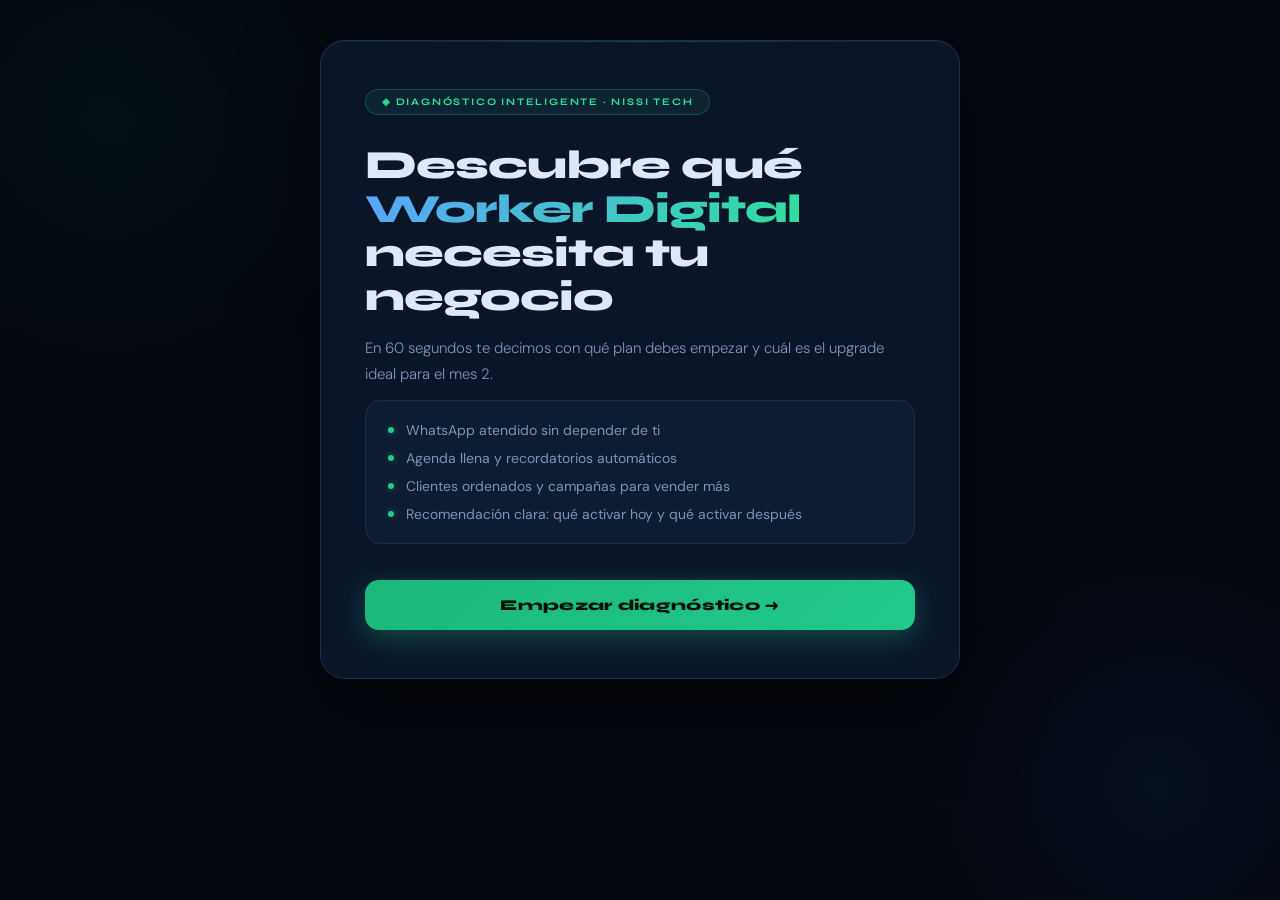
<file: diagnostico-worker (6).html>
<!DOCTYPE html>
<html lang="es">
<head>
<meta charset="UTF-8">
<meta name="viewport" content="width=device-width, initial-scale=1.0">
<title>Diagnóstico Worker Digital · Nissi Tech</title>
<link href="https://fonts.googleapis.com/css2?family=Syne:wght@400;600;700;800&family=DM+Sans:ital,wght@0,300;0,400;0,500;1,400&display=swap" rel="stylesheet">
<style>
  :root {
    --bg: #04070f;
    --s1: #0a1628;
    --s2: #0e1c32;
    --s3: #12223c;
    --border: #1a2e48;
    --border2: #243d5e;
    --blue: #3d8ef5;
    --blue2: #5aa3ff;
    --green: #22c98a;
    --green2: #30e09a;
    --green-g: rgba(34,201,138,.15);
    --gold: #e8b84b;
    --purple: #a78bfa;
    --red: #ff5e7a;
    --text: #dde8f8;
    --text2: #7a94b3;
    --text3: #3d5570;
    --accent: #22c98a;
  }

  * { margin: 0; padding: 0; box-sizing: border-box; }

  body {
    background: var(--bg);
    color: var(--text);
    font-family: 'DM Sans', sans-serif;
    min-height: 100vh;
    display: flex;
    align-items: flex-start;
    justify-content: center;
    padding: 40px 20px 60px;
    overflow-x: hidden;
  }

  body::before {
    content: '';
    position: fixed;
    top: -20%;
    left: -15%;
    width: 600px;
    height: 600px;
    background: radial-gradient(circle, rgba(34,201,138,0.06) 0%, transparent 70%);
    pointer-events: none;
    z-index: 0;
  }
  body::after {
    content: '';
    position: fixed;
    bottom: -15%;
    right: -10%;
    width: 500px;
    height: 500px;
    background: radial-gradient(circle, rgba(61,142,245,0.08) 0%, transparent 70%);
    pointer-events: none;
    z-index: 0;
  }

  .container {
    position: relative;
    z-index: 1;
    width: 100%;
    max-width: 640px;
  }

  /* PROGRESS */
  .progress-wrap { margin-bottom: 32px; display: none; }
  .progress-wrap.visible { display: block; }
  .progress-top {
    display: flex;
    justify-content: space-between;
    align-items: center;
    margin-bottom: 10px;
  }
  .progress-label {
    font-family: 'Syne', sans-serif;
    font-size: 11px;
    font-weight: 700;
    letter-spacing: .18em;
    text-transform: uppercase;
    color: var(--text3);
  }
  .progress-pct {
    font-family: 'Syne', sans-serif;
    font-size: 11px;
    font-weight: 700;
    color: var(--green);
  }
  .progress-bar { height: 3px; background: var(--s2); border-radius: 99px; overflow: hidden; }
  .progress-fill {
    height: 100%;
    background: linear-gradient(90deg, var(--green), var(--green2));
    border-radius: 99px;
    transition: width .5s cubic-bezier(.4,0,.2,1);
    width: 0%;
  }

  /* CARD */
  .card {
    background: var(--s1);
    border: 1px solid var(--border);
    border-radius: 24px;
    padding: 48px 44px;
    box-shadow: 0 32px 80px rgba(0,0,0,.5), inset 0 1px 0 rgba(255,255,255,.04);
    display: none;
    animation: fadeUp .4s cubic-bezier(.22,1,.36,1) both;
    position: relative;
    overflow: hidden;
  }
  .card::before {
    content: '';
    position: absolute;
    top: 0; left: 15%; right: 15%;
    height: 1px;
    background: linear-gradient(90deg, transparent, rgba(34,201,138,.2), transparent);
  }
  .card.active { display: block; }

  @keyframes fadeUp {
    from { opacity: 0; transform: translateY(18px); }
    to   { opacity: 1; transform: translateY(0); }
  }

  /* BADGE */
  .badge {
    display: inline-flex;
    align-items: center;
    gap: 7px;
    background: rgba(34,201,138,.08);
    border: 1px solid rgba(34,201,138,.25);
    border-radius: 99px;
    padding: 6px 16px;
    font-family: 'Syne', sans-serif;
    font-size: 10px;
    font-weight: 700;
    letter-spacing: .18em;
    text-transform: uppercase;
    color: var(--green2);
    margin-bottom: 28px;
  }

  /* INTRO */
  h1 {
    font-family: 'Syne', sans-serif;
    font-size: clamp(26px, 5vw, 40px);
    font-weight: 800;
    line-height: 1.1;
    letter-spacing: -.025em;
    margin-bottom: 16px;
    color: var(--text);
  }
  h1 em {
    font-style: normal;
    background: linear-gradient(135deg, var(--blue2), var(--green2));
    -webkit-background-clip: text;
    -webkit-text-fill-color: transparent;
    background-clip: text;
  }

  .sub {
    font-size: 15px;
    line-height: 1.75;
    color: var(--text2);
    margin-bottom: 12px;
    font-weight: 300;
  }

  .sub-time {
    font-family: 'Syne', sans-serif;
    font-size: 13px;
    font-weight: 700;
    color: var(--green);
    margin-bottom: 28px;
  }

  .bullets {
    list-style: none;
    display: flex;
    flex-direction: column;
    gap: 10px;
    margin-bottom: 36px;
    padding: 20px 22px;
    background: var(--s2);
    border: 1px solid var(--border);
    border-radius: 16px;
  }
  .bullets li {
    display: flex;
    align-items: center;
    gap: 12px;
    font-size: 14px;
    color: var(--text2);
  }
  .bullets li::before {
    content: '';
    width: 6px; height: 6px;
    border-radius: 50%;
    background: var(--green);
    flex-shrink: 0;
    box-shadow: 0 0 6px rgba(34,201,138,.4);
  }

  /* QUESTION */
  .q-eyebrow {
    font-family: 'Syne', sans-serif;
    font-size: 10px;
    font-weight: 700;
    letter-spacing: .2em;
    text-transform: uppercase;
    color: var(--green);
    margin-bottom: 12px;
  }
  h2 {
    font-family: 'Syne', sans-serif;
    font-size: clamp(18px, 3.5vw, 26px);
    font-weight: 800;
    line-height: 1.2;
    letter-spacing: -.02em;
    margin-bottom: 8px;
    color: var(--text);
  }
  .q-helper {
    font-size: 13px;
    color: var(--text3);
    margin-bottom: 24px;
  }

  /* OPTIONS */
  .options { display: flex; flex-direction: column; gap: 9px; margin-bottom: 28px; }

  .option {
    position: relative;
    padding: 14px 18px;
    background: var(--s2);
    border: 1px solid var(--border);
    border-radius: 14px;
    cursor: pointer;
    display: flex;
    align-items: flex-start;
    gap: 12px;
    transition: all .2s ease;
    user-select: none;
  }
  .option:hover {
    border-color: rgba(34,201,138,.35);
    background: rgba(34,201,138,.04);
    transform: translateX(3px);
  }
  .option.selected {
    border-color: var(--green);
    background: rgba(34,201,138,.07);
  }
  .option.selected .opt-dot {
    background: var(--green);
    border-color: var(--green);
    box-shadow: 0 0 0 3px rgba(34,201,138,.2);
  }
  .option.selected .opt-dot::after { opacity: 1; }

  /* Single select style */
  .option.single .opt-dot { border-radius: 50%; }

  .opt-dot {
    width: 20px; height: 20px; min-width: 20px;
    border-radius: 5px;
    border: 2px solid var(--border2);
    margin-top: 2px;
    position: relative;
    transition: all .2s ease;
    flex-shrink: 0;
  }
  .opt-dot::after {
    content: '✓';
    position: absolute;
    top: 50%; left: 50%;
    transform: translate(-50%,-50%);
    font-size: 11px;
    font-weight: 900;
    color: #04100a;
    opacity: 0;
    transition: opacity .2s;
    line-height: 1;
  }
  .opt-text { flex: 1; font-size: 14px; line-height: 1.45; color: var(--text); }
  .opt-emoji { font-size: 18px; margin-top: 1px; flex-shrink: 0; }

  /* Note under option */
  .opt-note {
    font-size: 11px;
    color: var(--text3);
    margin-top: 3px;
    font-style: italic;
  }

  /* INFO NOTE */
  .info-note {
    background: rgba(34,201,138,.05);
    border: 1px solid rgba(34,201,138,.15);
    border-radius: 10px;
    padding: 12px 16px;
    font-size: 12.5px;
    color: var(--text2);
    margin-top: -12px;
    margin-bottom: 24px;
    line-height: 1.6;
  }

  /* FIELDS */
  .fields { display: grid; grid-template-columns: 1fr 1fr; gap: 14px; margin-bottom: 28px; }
  .field { display: flex; flex-direction: column; gap: 7px; }
  .field.full { grid-column: 1 / -1; }
  .field label {
    font-family: 'Syne', sans-serif;
    font-size: 10px;
    font-weight: 700;
    letter-spacing: .14em;
    text-transform: uppercase;
    color: var(--text3);
  }
  .field input, .field select {
    background: var(--s2);
    border: 1px solid var(--border);
    border-radius: 12px;
    padding: 13px 16px;
    color: var(--text);
    font-family: 'DM Sans', sans-serif;
    font-size: 15px;
    outline: none;
    transition: border-color .2s, box-shadow .2s;
    -webkit-appearance: none;
  }
  .field input:focus, .field select:focus {
    border-color: var(--green);
    box-shadow: 0 0 0 3px rgba(34,201,138,.1);
  }
  .field input::placeholder { color: var(--text3); }
  .field select option { background: var(--s1); }
  .field input.error, .field select.error { border-color: var(--red) !important; }
  .field-error { font-size: 12px; color: var(--red); display: none; }
  .field-error.visible { display: block; }
  .field-optional { font-size: 10px; color: var(--text3); font-style: italic; }

  /* BUTTONS */
  .btn {
    width: 100%;
    padding: 16px 24px;
    border-radius: 14px;
    border: none;
    font-family: 'Syne', sans-serif;
    font-size: 15px;
    font-weight: 800;
    cursor: pointer;
    letter-spacing: .02em;
    transition: all .2s ease;
  }
  .btn-primary {
    background: linear-gradient(135deg, #1ab87a, #22c98a);
    color: #03100a;
    box-shadow: 0 8px 28px rgba(34,201,138,.3);
  }
  .btn-primary:hover { transform: translateY(-2px); box-shadow: 0 12px 36px rgba(34,201,138,.45); }
  .btn-primary:active { transform: translateY(0); }
  .btn-primary:disabled { opacity: .35; cursor: not-allowed; transform: none; box-shadow: none; }

  .btn-wa {
    display: flex; align-items: center; justify-content: center; gap: 10px;
    background: linear-gradient(135deg, #25d366, #128c3e);
    color: white;
    box-shadow: 0 8px 24px rgba(37,211,102,.3);
    text-decoration: none;
    margin-top: 10px;
  }
  .btn-wa:hover { transform: translateY(-2px); box-shadow: 0 12px 32px rgba(37,211,102,.4); }

  .btn-ghost {
    background: transparent;
    border: 1px solid var(--border);
    color: var(--text2);
    font-family: 'DM Sans', sans-serif;
    font-weight: 400;
    font-size: 13px;
    margin-top: 10px;
  }
  .btn-ghost:hover { border-color: var(--green); color: var(--text); }

  /* RESULT */
  .res-label {
    font-family: 'Syne', sans-serif;
    font-size: 10px;
    font-weight: 700;
    letter-spacing: .2em;
    text-transform: uppercase;
    color: var(--text3);
    margin-bottom: 6px;
  }

  .res-plan-name {
    font-family: 'Syne', sans-serif;
    font-size: clamp(28px, 6vw, 44px);
    font-weight: 800;
    line-height: 1;
    letter-spacing: -.03em;
    margin-bottom: 6px;
  }
  .res-plan-name .green { background: linear-gradient(135deg, var(--green), var(--green2)); -webkit-background-clip: text; -webkit-text-fill-color: transparent; background-clip: text; }

  .res-because {
    font-family: 'Syne', sans-serif;
    font-size: 12px;
    font-weight: 700;
    letter-spacing: .16em;
    text-transform: uppercase;
    color: var(--text3);
    margin: 20px 0 10px;
  }

  .res-checks { display: flex; flex-direction: column; gap: 8px; margin-bottom: 24px; }
  .res-check {
    display: flex; align-items: center; gap: 10px;
    font-size: 14px; color: var(--text2);
  }
  .res-check::before { content: '✔'; color: var(--green); font-weight: 700; font-size: 13px; flex-shrink: 0; }

  .res-workers { display: flex; flex-direction: column; gap: 16px; margin-bottom: 24px; }
  .res-worker {
    background: var(--s2);
    border: 1px solid var(--border);
    border-radius: 14px;
    padding: 16px 18px;
  }
  .res-worker-name {
    font-family: 'Syne', sans-serif;
    font-size: 13px;
    font-weight: 800;
    color: var(--text);
    margin-bottom: 8px;
    display: flex;
    align-items: center;
    gap: 8px;
  }
  .res-worker-features { display: flex; flex-direction: column; gap: 5px; }
  .res-worker-features span {
    font-size: 12.5px;
    color: var(--text2);
    display: flex;
    align-items: center;
    gap: 8px;
  }
  .res-worker-features span::before { content: '·'; color: var(--green); font-weight: 700; }

  /* Price box */
  .res-price-box {
    background: var(--s2);
    border: 1px solid var(--border);
    border-radius: 16px;
    padding: 18px 22px;
    margin-bottom: 20px;
  }
  .res-price-row { display: flex; justify-content: space-between; align-items: center; padding: 6px 0; }
  .res-price-row:not(:last-child) { border-bottom: 1px solid var(--border); }
  .res-price-label { font-size: 12px; color: var(--text2); }
  .res-price-val {
    font-family: 'Syne', sans-serif;
    font-size: 16px;
    font-weight: 800;
    color: var(--text);
    display: flex;
    align-items: center;
    gap: 8px;
  }
  .res-price-old {
    font-size: 12px;
    font-weight: 400;
    color: var(--text3);
    text-decoration: line-through;
  }
  .res-promo-badge {
    font-family: 'Syne', sans-serif;
    font-size: 9px;
    font-weight: 700;
    letter-spacing: .1em;
    text-transform: uppercase;
    color: var(--green);
    background: rgba(34,201,138,.1);
    border: 1px solid rgba(34,201,138,.25);
    padding: 3px 8px;
    border-radius: 99px;
  }

  /* Upgrade box */
  .upgrade-box {
    border: 1px solid rgba(91,163,255,.2);
    background: rgba(61,142,245,.04);
    border-radius: 16px;
    padding: 18px 20px;
    margin-bottom: 20px;
  }
  .upgrade-title {
    font-family: 'Syne', sans-serif;
    font-size: 11px;
    font-weight: 700;
    letter-spacing: .16em;
    text-transform: uppercase;
    color: var(--blue2);
    margin-bottom: 10px;
    display: flex;
    align-items: center;
    gap: 8px;
  }
  .upgrade-text { font-size: 13px; color: var(--text2); line-height: 1.7; }
  .upgrade-text strong { color: var(--blue2); }

  /* Complements */
  .complements {
    display: flex;
    gap: 10px;
    flex-wrap: wrap;
    margin-bottom: 20px;
  }
  .complement-tag {
    background: var(--s2);
    border: 1px solid var(--border);
    border-radius: 10px;
    padding: 8px 14px;
    font-size: 12.5px;
    color: var(--text2);
    display: flex;
    flex-direction: column;
    gap: 2px;
    flex: 1;
    min-width: 120px;
  }
  .complement-tag strong {
    font-family: 'Syne', sans-serif;
    font-size: 12px;
    font-weight: 700;
    color: var(--text);
  }
  .complement-tag span { font-size: 11px; color: var(--text3); }

  /* Emotional close */
  .emotional-close {
    text-align: center;
    font-size: 14px;
    color: var(--text2);
    margin-bottom: 24px;
    line-height: 1.7;
    padding: 18px;
    background: var(--s2);
    border-radius: 14px;
    border: 1px solid var(--border);
  }
  .emotional-close strong { color: var(--text); font-family: 'Syne', sans-serif; }

  /* Social proof */
  .social-proof {
    text-align: center;
    font-size: 12px;
    color: var(--text3);
    margin-top: 12px;
    font-style: italic;
  }

  /* Legal */
  .legal-box {
    margin-top: 20px;
    padding: 14px 18px;
    background: rgba(255,255,255,.02);
    border: 1px solid rgba(255,255,255,.05);
    border-radius: 12px;
    font-size: 11.5px;
    color: var(--text3);
    line-height: 1.65;
  }
  .legal-box strong { color: rgba(221,232,248,.5); }

  .divider { height: 1px; background: var(--border); margin: 24px 0; }

  @media (max-width: 560px) {
    body { padding: 24px 16px 48px; }
    .card { padding: 30px 22px; }
    .fields { grid-template-columns: 1fr; }
    .complements { flex-direction: column; }
  }
</style>
</head>
<body>
<div class="container">
  <div class="progress-wrap" id="progressWrap">
    <div class="progress-top">
      <div class="progress-label">Paso <span id="stepLabel">1</span> de 6</div>
      <div class="progress-pct" id="progressPct">0%</div>
    </div>
    <div class="progress-bar"><div class="progress-fill" id="progressFill"></div></div>
  </div>

  <!-- INTRO -->
  <div class="card active" id="step0">
    <div class="badge">◈ Diagnóstico inteligente · Nissi Tech</div>
    <h1>Descubre qué <em>Worker Digital</em> necesita tu negocio</h1>
    <p class="sub">En 60 segundos te decimos con qué plan debes empezar y cuál es el upgrade ideal para el mes 2.</p>
    <ul class="bullets">
      <li>WhatsApp atendido sin depender de ti</li>
      <li>Agenda llena y recordatorios automáticos</li>
      <li>Clientes ordenados y campañas para vender más</li>
      <li>Recomendación clara: qué activar hoy y qué activar después</li>
    </ul>
    <button class="btn btn-primary" onclick="goTo(1)">Empezar diagnóstico →</button>
  </div>

  <!-- Q1: Fricción principal -->
  <div class="card" id="step1">
    <div class="q-eyebrow">Paso 1 · Fricción principal</div>
    <h2>¿Qué te está frenando hoy?</h2>
    <p class="q-helper">Selecciona todas las que apliquen a tu negocio.</p>
    <div class="options" id="q1opts">
      <div class="option" onclick="selectOpt(this,'q1','sofi_wa')">
        <span class="opt-emoji">💬</span>
        <div><div class="opt-text">No alcanzo a responder WhatsApp a tiempo</div></div>
        <div class="opt-dot"></div>
      </div>
      <div class="option" onclick="selectOpt(this,'q1','sofi_citas')">
        <span class="opt-emoji">📅</span>
        <div><div class="opt-text">Se me pasan citas / la gente no llega</div></div>
        <div class="opt-dot"></div>
      </div>
      <div class="option" onclick="selectOpt(this,'q1','tim')">
        <span class="opt-emoji">🔄</span>
        <div><div class="opt-text">Tengo clientes que preguntan y no vuelven</div></div>
        <div class="opt-dot"></div>
      </div>
      <div class="option" onclick="selectOpt(this,'q1','valery')">
        <span class="opt-emoji">📊</span>
        <div><div class="opt-text">Tengo muchos chats y todo es un desorden</div></div>
        <div class="opt-dot"></div>
      </div>
      <div class="option" onclick="selectOpt(this,'q1','max')">
        <span class="opt-emoji">📈</span>
        <div><div class="opt-text">Quiero entender qué funciona y qué no para crecer</div></div>
        <div class="opt-dot"></div>
      </div>
      <div class="option" onclick="selectOpt(this,'q1','luke')">
        <span class="opt-emoji">📞</span>
        <div><div class="opt-text">Pierdo llamadas por no contestar</div></div>
        <div class="opt-dot"></div>
      </div>
      <div class="option" onclick="selectOpt(this,'q1','unsure')">
        <span class="opt-emoji">🤔</span>
        <div><div class="opt-text">No estoy seguro</div></div>
        <div class="opt-dot"></div>
      </div>
    </div>
    <button class="btn btn-primary" id="btn1" disabled onclick="goTo(2)">Continuar →</button>
  </div>

  <!-- Q2: Impacto real -->
  <div class="card" id="step2">
    <div class="q-eyebrow">Paso 2 · Impacto real</div>
    <h2>¿Qué está pasando por culpa de eso?</h2>
    <p class="q-helper">Selecciona todas las que se apliquen ahora mismo.</p>
    <div class="options" id="q2opts">
      <div class="option" onclick="selectOpt(this,'q2','ventas')">
        <span class="opt-emoji">💸</span>
        <div class="opt-text">Estoy perdiendo ventas</div>
        <div class="opt-dot"></div>
      </div>
      <div class="option" onclick="selectOpt(this,'q2','agenda')">
        <span class="opt-emoji">📅</span>
        <div class="opt-text">Mi agenda no se llena como debería</div>
        <div class="opt-dot"></div>
      </div>
      <div class="option" onclick="selectOpt(this,'q2','saturado')">
        <span class="opt-emoji">😩</span>
        <div class="opt-text">Mi equipo está saturado</div>
        <div class="opt-dot"></div>
      </div>
      <div class="option" onclick="selectOpt(this,'q2','dependencia')">
        <span class="opt-emoji">🔒</span>
        <div class="opt-text">Todo depende de mí, no puedo desconectarme</div>
        <div class="opt-dot"></div>
      </div>
      <div class="option" onclick="selectOpt(this,'q2','control')">
        <span class="opt-emoji">🌀</span>
        <div class="opt-text">No tengo control del negocio / no sé qué está pasando</div>
        <div class="opt-dot"></div>
      </div>
    </div>
    <button class="btn btn-primary" id="btn2" disabled onclick="goTo(3)">Continuar →</button>
  </div>

  <!-- Q3: Objetivo -->
  <div class="card" id="step3">
    <div class="q-eyebrow">Paso 3 · Tu objetivo</div>
    <h2>¿Qué quieres lograr en 3 meses?</h2>
    <p class="q-helper">Puedes marcar más de uno — todos cuentan para tu diagnóstico.</p>
    <div class="options" id="q3opts">
      <div class="option" onclick="selectOpt(this,'q3','agenda')">
        <span class="opt-emoji">📆</span>
        <div class="opt-text">Llenar mi agenda de forma constante</div>
        <div class="opt-dot"></div>
      </div>
      <div class="option" onclick="selectOpt(this,'q3','campanas')">
        <span class="opt-emoji">🚀</span>
        <div class="opt-text">Vender más con campañas por WhatsApp</div>
        <div class="opt-dot"></div>
      </div>
      <div class="option" onclick="selectOpt(this,'q3','orden')">
        <span class="opt-emoji">🗂️</span>
        <div class="opt-text">Tener orden y memoria de clientes (CRM)</div>
        <div class="opt-dot"></div>
      </div>
      <div class="option" onclick="selectOpt(this,'q3','datos')">
        <span class="opt-emoji">📊</span>
        <div class="opt-text">Entender qué mejorar para crecer (precios / horarios / servicios)</div>
        <div class="opt-dot"></div>
      </div>
      <div class="option" onclick="selectOpt(this,'q3','llamadas')">
        <span class="opt-emoji">📞</span>
        <div class="opt-text">No perder llamadas y agendar también por teléfono</div>
        <div class="opt-dot"></div>
      </div>
    </div>
    <button class="btn btn-primary" id="btn3" disabled onclick="goTo(4)">Continuar →</button>
  </div>

  <!-- Q4: CRM -->
  <div class="card" id="step4">
    <div class="q-eyebrow">Paso 4 · Organización</div>
    <h2>¿Dónde tienes organizada tu base de clientes hoy?</h2>
    <p class="q-helper">Una sola respuesta.</p>
    <div class="options" id="q4opts">
      <div class="option single" onclick="selectSingle(this,'q4','crm')">
        <span class="opt-emoji">✅</span>
        <div class="opt-text">Ya tengo CRM (Kommo / HubSpot / Excel / otro)</div>
        <div class="opt-dot"></div>
      </div>
      <div class="option single" onclick="selectSingle(this,'q4','sheets')">
        <span class="opt-emoji">📋</span>
        <div class="opt-text">Tengo algo en Sheets pero es incompleto</div>
        <div class="opt-dot"></div>
      </div>
      <div class="option single" onclick="selectSingle(this,'q4','nada')">
        <span class="opt-emoji">💬</span>
        <div class="opt-text">No tengo nada: todo está en WhatsApp</div>
        <div class="opt-dot"></div>
      </div>
    </div>
    <div class="info-note">💡 Si no tienes CRM, lo creamos por ti en Notion o Sheets — simple y funcional.</div>
    <button class="btn btn-primary" id="btn4" disabled onclick="goTo(5)">Continuar →</button>
  </div>

  <!-- Q5: Campañas -->
  <div class="card" id="step5">
    <div class="q-eyebrow">Paso 5 · Campañas</div>
    <h2>¿Quieres enviar promociones por WhatsApp a tu base?</h2>
    <p class="q-helper">Una sola respuesta.</p>
    <div class="options" id="q5opts">
      <div class="option single" onclick="selectSingle(this,'q5','si_campanas')">
        <span class="opt-emoji">🔥</span>
        <div class="opt-text">Sí, quiero campañas cada mes</div>
        <div class="opt-dot"></div>
      </div>
      <div class="option single" onclick="selectSingle(this,'q5','si_ocasional')">
        <span class="opt-emoji">💡</span>
        <div class="opt-text">Sí, pero solo cuando haya promo o mes bajo</div>
        <div class="opt-dot"></div>
      </div>
      <div class="option single" onclick="selectSingle(this,'q5','no')">
        <span class="opt-emoji">⏸️</span>
        <div class="opt-text">No por ahora</div>
        <div class="opt-dot"></div>
      </div>
    </div>
    <button class="btn btn-primary" id="btn5" disabled onclick="goTo(6)">Continuar →</button>
  </div>

  <!-- DATOS -->
  <div class="card" id="step6">
    <div class="q-eyebrow">Último paso · Tus datos</div>
    <h2>¿A quién le mostramos el resultado?</h2>
    <p class="q-helper">Tu diagnóstico personalizado está listo. Solo necesitamos esto para mostrártelo.</p>
    <div class="fields">
      <div class="field">
        <label>Nombre *</label>
        <input type="text" id="fname" placeholder="Tu nombre" oninput="clearErr('fname')" />
        <span class="field-error" id="err-fname">Por favor ingresa tu nombre</span>
      </div>
      <div class="field">
        <label>WhatsApp *</label>
        <input type="tel" id="fwa" placeholder="+1 999 000 000" oninput="clearErr('fwa')" />
        <span class="field-error" id="err-fwa">Ingresa tu número de WhatsApp</span>
      </div>
      <div class="field full">
        <label>Rubro del negocio *</label>
        <input type="text" id="frubro" placeholder="Ej: Clínica, Restaurante, Salón..." oninput="clearErr('frubro')" />
        <span class="field-error" id="err-frubro">Cuéntanos el rubro de tu negocio</span>
      </div>
      <div class="field full">
        <label>¿Cuántos mensajes o llamadas recibes por día? *</label>
        <select id="fvolumen" onchange="clearErr('fvolumen')">
          <option value="" disabled selected>Selecciona un rango</option>
          <option value="bajo">1 a 20</option>
          <option value="medio">20 a 50</option>
          <option value="alto">50 a 150</option>
          <option value="muyalto">150 a 500</option>
          <option value="masivo">Más de 500</option>
        </select>
        <span class="field-error" id="err-fvolumen">Selecciona un rango de volumen</span>
      </div>
      <div class="field full">
        <label>Email <span class="field-optional">(opcional)</span></label>
        <input type="email" id="femail" placeholder="tu@email.com" />
      </div>
    </div>
    <button class="btn btn-primary" onclick="showResult()">Ver mi resultado →</button>
    <button class="btn btn-ghost" onclick="goTo(5)">← Volver</button>
  </div>

  <!-- RESULT -->
  <div class="card" id="step7">
    <div id="resultContent"></div>
  </div>
</div>

<script>
  const answers = { q1: [], q2: [], q3: [], q4: null, q5: null };

  const TOTAL_STEPS = 6;

  function goTo(step) {
    document.querySelectorAll('.card').forEach(c => c.classList.remove('active'));
    document.getElementById('step' + step).classList.add('active');
    const wrap = document.getElementById('progressWrap');
    if (step === 0) { wrap.classList.remove('visible'); return; }
    wrap.classList.add('visible');
    const pct = Math.round((step / TOTAL_STEPS) * 100);
    document.getElementById('progressFill').style.width = pct + '%';
    document.getElementById('progressPct').textContent = pct + '%';
    document.getElementById('stepLabel').textContent = step <= TOTAL_STEPS ? step : TOTAL_STEPS;
    window.scrollTo({ top: 0, behavior: 'smooth' });
  }

  function selectOpt(el, qKey, val) {
    if (el.classList.contains('selected')) {
      el.classList.remove('selected');
      answers[qKey] = answers[qKey].filter(v => v !== val);
    } else {
      el.classList.add('selected');
      if (!answers[qKey].includes(val)) answers[qKey].push(val);
    }
    const btnMap = { q1:'btn1', q2:'btn2', q3:'btn3' };
    if (btnMap[qKey]) {
      document.getElementById(btnMap[qKey]).disabled = answers[qKey].length === 0;
    }
  }

  function selectSingle(el, qKey, val) {
    document.querySelectorAll('#q' + qKey.replace('q','') + 'opts .option').forEach(o => o.classList.remove('selected'));
    el.classList.add('selected');
    answers[qKey] = val;
    const btnMap = { q4:'btn4', q5:'btn5' };
    if (btnMap[qKey]) document.getElementById(btnMap[qKey]).disabled = false;
  }

  function clearErr(id) {
    const el = document.getElementById(id);
    const err = document.getElementById('err-' + id);
    if (el) el.classList.remove('error');
    if (err) err.classList.remove('visible');
  }

  function showErr(id, msg) {
    const el = document.getElementById(id);
    const err = document.getElementById('err-' + id);
    if (el) el.classList.add('error');
    if (err) { if (msg) err.textContent = msg; err.classList.add('visible'); }
  }

  function validateForm() {
    let valid = true;
    const fname   = document.getElementById('fname').value.trim();
    const fwa     = document.getElementById('fwa').value.trim();
    const frubro  = document.getElementById('frubro').value.trim();
    const fvolumen= document.getElementById('fvolumen').value;
    if (!fname)    { showErr('fname'); valid = false; }
    if (!fwa || fwa.replace(/\D/g,'').length < 7) { showErr('fwa','Ingresa un número válido'); valid = false; }
    if (!frubro)   { showErr('frubro'); valid = false; }
    if (!fvolumen) { showErr('fvolumen'); valid = false; }
    return valid;
  }

  function diagnose() {
    const q1 = answers.q1;
    const q2 = answers.q2;
    const q3 = answers.q3;
    const q4 = answers.q4;
    const q5 = answers.q5;
    const vol = document.getElementById('fvolumen').value;

    let sofi = 0, valery = 0, max = 0, tim = false, luke = false;

    // Q1 scoring
    if (q1.includes('sofi_wa') || q1.includes('sofi_citas') || q1.includes('unsure')) sofi += 3;
    if (q1.includes('valery')) { sofi += 2; valery += 3; }
    if (q1.includes('max'))    { sofi += 1; max += 3; }
    if (q1.includes('tim'))    tim = true;
    if (q1.includes('luke'))   luke = true;

    // Q2
    if (q2.includes('saturado') || q2.includes('dependencia')) { sofi += 2; valery += 1; }
    if (q2.includes('control')) max += 2;
    if (q2.includes('ventas') || q2.includes('agenda')) sofi += 1;

    // Q3
    if (q3.includes('agenda'))   sofi += 2;
    if (q3.includes('campanas')) tim = true;
    if (q3.includes('orden'))    { valery += 2; sofi += 1; }
    if (q3.includes('datos'))    max += 3;
    if (q3.includes('llamadas')) luke = true;

    // Q4 — CRM
    if (q4 === 'nada' || q4 === 'sheets') valery += 2;

    // Q5 — Campañas
    if (q5 === 'si_campanas' || q5 === 'si_ocasional') tim = true;

    // Volume
    if (vol === 'alto' || vol === 'muyalto' || vol === 'masivo') { valery += 2; max += 1; }
    if (vol === 'masivo') max += 2;

    // Determine plan level
    let plan = 'sofi';
    if (sofi > 0 && (valery >= 2 || max >= 3)) plan = 'completo';
    else if (sofi > 0 && valery >= 1) plan = 'sofi_valery';

    return { plan, tim, luke, sofi, valery, max };
  }

  function showResult() {
    if (!validateForm()) {
      const firstErr = document.querySelector('.field input.error, .field select.error');
      if (firstErr) firstErr.scrollIntoView({ behavior: 'smooth', block: 'center' });
      return;
    }

    const name = document.getElementById('fname').value.trim();
    const wa   = document.getElementById('fwa').value.trim();
    const { plan, tim, luke } = diagnose();

    // Submit silently
    fetch('https://formspree.io/f/mreavzny', {
      method: 'POST',
      headers: { 'Content-Type': 'application/json', 'Accept': 'application/json' },
      body: JSON.stringify({
        nombre: name,
        whatsapp: wa,
        email: document.getElementById('femail').value,
        rubro: document.getElementById('frubro').value,
        volumen: document.getElementById('fvolumen').value,
        q1: answers.q1.join(', '),
        q2: answers.q2.join(', '),
        q3: answers.q3.join(', '),
        q4: answers.q4,
        q5: answers.q5,
        plan_recomendado: plan,
        _subject: `Diagnóstico Worker · ${name}`
      })
    }).catch(() => {});

    const waConsulta = `https://wa.me/51982247314?text=${encodeURIComponent('Hola, acabo de completar el diagnóstico y quiero activar mi plan recomendado.')}`;
    const firstName = name.charAt(0).toUpperCase() + name.slice(1);

    const PLANS = {
      sofi: {
        title: 'Plan Sofi',
        tagline: 'Nivel 1 — Base',
        checks: [
          'Responder WhatsApp al instante, 24/7',
          'Llenar la agenda automáticamente',
          'Eliminar citas perdidas con recordatorios',
          'Liberar tu tiempo de tareas repetitivas',
        ],
        story: 'Primero resolvemos el caos (Sofi)',
        workers: [
          { name: 'Sofi', color: '#a78bfa', emoji: '💜', features: ['Responde WhatsApp 24/7','Agenda citas automáticamente','Confirma y recuerda citas','Permite reprogramar','Reporte diario'] }
        ],
        precio_normal: '$135 / mes',
        precio_promo: null,
        precio_promo_old: null,
        upgrade: {
          mes: 2,
          plan: 'Sofi + Valery',
          precio: '$185 USD',
          desc: 'Cuando quieras orden y memoria de clientes, Valery conecta tu CRM y da contexto a cada conversación.'
        }
      },
      sofi_valery: {
        title: 'Sofi + Valery',
        tagline: 'Nivel 2 — Recomendado',
        checks: [
          'Responder WhatsApp al instante',
          'Llenar agenda automáticamente',
          'Evitar que se pierdan citas',
          'Organizar tu base de clientes',
          'Atender con información clara y contexto',
        ],
        story: 'Primero resolvemos el caos (Sofi) → Luego damos orden y memoria (Valery)',
        workers: [
          { name: 'Sofi', color: '#a78bfa', emoji: '💜', features: ['Responde WhatsApp 24/7','Agenda citas automáticamente','Confirma y recuerda citas','Permite reprogramar','Reporte diario'] },
          { name: 'Valery', color: '#e8b84b', emoji: '💛', features: ['CRM conectado o embebido (Notion o Sheets)','Historial completo por cliente','Etiquetas e intereses','Atención personalizada','Base de datos organizada'] }
        ],
        precio_normal: '$235 / mes',
        precio_promo: '$185 / mes',
        precio_promo_old: '$235',
        upgrade: {
          mes: 2,
          plan: 'Sofi + Valery + Max',
          precio: '$240 USD',
          desc: 'Max analiza qué servicios convierten, qué horarios pierden clientes y qué precios no funcionan — para que crezcas con datos reales.'
        }
      },
      completo: {
        title: 'Sofi + Valery + Max',
        tagline: 'Nivel 3 — Plan Completo',
        checks: [
          'Atención y agenda automática 24/7',
          'CRM y orden de clientes',
          'Análisis de qué servicios convierten',
          'Detección de horarios y precios que no funcionan',
          'Decisiones basadas en datos reales',
        ],
        story: 'Resolvemos el caos + damos orden + analizamos para crecer',
        workers: [
          { name: 'Sofi', color: '#a78bfa', emoji: '💜', features: ['Responde WhatsApp 24/7','Agenda citas automáticamente','Confirma y recuerda citas'] },
          { name: 'Valery', color: '#e8b84b', emoji: '💛', features: ['CRM conectado','Historial completo por cliente','Base de datos organizada'] },
          { name: 'Max', color: '#22c98a', emoji: '💚', features: ['Qué servicios convierten','Qué horarios pierden clientes','Qué precios no funcionan','Qué campañas dieron resultado','Te recomienda qué cambiar'] }
        ],
        precio_normal: '$335 / mes',
        precio_promo: '$240 / mes',
        precio_promo_old: '$335',
        upgrade: null,
        max_note: '* Max aplica desde el 2do mes — necesita al menos un mes de datos para encontrar patrones y hacer recomendaciones útiles.'
      }
    };

    const p = PLANS[plan];

    const upgradeBox = p.upgrade ? `
      <div class="upgrade-box">
        <div class="upgrade-title">⭐ Upgrade mes ${p.upgrade.mes}</div>
        <div class="upgrade-text">
          Activar <strong>${p.upgrade.plan}</strong> — ${p.upgrade.desc}<br><br>
          <strong>Promo mes ${p.upgrade.mes}:</strong> ${p.upgrade.plan} por <strong>${p.upgrade.precio}</strong>
        </div>
      </div>` : '';

    const complementsBlock = (tim || luke) ? `
      <div class="res-label" style="margin-bottom:10px;">Complementos para tu plan</div>
      <div class="complements">
        ${tim ? `<div class="complement-tag"><strong>Tim 💬</strong><span>Campañas y reactivación</span><span style="color:var(--green);font-weight:700;">Desde $130 / campaña</span></div>` : ''}
        ${luke ? `<div class="complement-tag"><strong>Luke 📞</strong><span>Llamadas automáticas</span><span style="color:var(--red);font-weight:700;">Desde $90 / mes</span></div>` : ''}
      </div>` : '';

    const priceRow = p.precio_promo ? `
      <div class="res-price-row">
        <div class="res-price-label">Precio normal</div>
        <div class="res-price-val res-price-old">${p.precio_normal}</div>
      </div>
      <div class="res-price-row">
        <div class="res-price-label">🔥 Promoción activa</div>
        <div class="res-price-val">${p.precio_promo} <span class="res-promo-badge">Promo</span></div>
      </div>` :
      `<div class="res-price-row">
        <div class="res-price-label">Mensualidad</div>
        <div class="res-price-val">${p.precio_normal}</div>
      </div>`;

    const maxNote = p.max_note ? `<p style="font-size:11.5px;color:var(--text3);margin-bottom:20px;font-style:italic;">${p.max_note}</p>` : '';

    document.getElementById('resultContent').innerHTML = `
      <div class="res-label">Tu plan recomendado hoy</div>
      <div class="res-plan-name"><span class="green">${p.title}</span></div>
      <div style="font-size:13px;color:var(--text3);margin-bottom:20px;">${p.tagline}</div>

      <div class="res-because">Porque hoy tu negocio necesita:</div>
      <div class="res-checks">
        ${p.checks.map(c => `<div class="res-check">${c}</div>`).join('')}
      </div>

      <div style="font-size:13px;color:var(--text2);margin-bottom:20px;font-style:italic;">${p.story}</div>

      <div class="res-label" style="margin-bottom:10px;">Qué incluye</div>
      <div class="res-workers">
        ${p.workers.map(w => `
          <div class="res-worker">
            <div class="res-worker-name"><span style="color:${w.color}">${w.emoji} ${w.name}</span></div>
            <div class="res-worker-features">
              ${w.features.map(f => `<span>${f}</span>`).join('')}
            </div>
          </div>`).join('')}
      </div>

      ${maxNote}

      <div class="res-label" style="margin-bottom:10px;">Precio</div>
      <div class="res-price-box">${priceRow}</div>

      ${upgradeBox}
      ${complementsBlock}

      <div class="emotional-close">
        <strong>${firstName}, tu negocio ya tiene clientes.</strong><br>
        Ahora necesita sistema para crecer.<br>
        ${plan === 'sofi' ? 'Empieza con Sofi. Activa Valery el segundo mes.' : ''}
        ${plan === 'sofi_valery' ? 'Empieza con Sofi + Valery. Activa Max el segundo mes.' : ''}
        ${plan === 'completo' ? 'Empieza con Sofi + Valery. Max se activa el segundo mes con tus primeros datos.' : ''}
      </div>

      <button class="btn btn-primary" onclick="window.open('https://calendly.com/marialecont340/30min','_blank')">
        Activar mi plan recomendado →
      </button>
      <p style="text-align:center;font-size:12px;color:var(--text3);margin-top:10px;">
        Te contactamos por WhatsApp para dejarlo funcionando.
      </p>

      <a href="${waConsulta}" target="_blank" class="btn btn-wa">
        <svg width="20" height="20" viewBox="0 0 24 24" fill="white"><path d="M17.472 14.382c-.297-.149-1.758-.867-2.03-.967-.273-.099-.471-.148-.67.15-.197.297-.767.966-.94 1.164-.173.199-.347.223-.644.075-.297-.15-1.255-.463-2.39-1.475-.883-.788-1.48-1.761-1.653-2.059-.173-.297-.018-.458.13-.606.134-.133.298-.347.446-.52.149-.174.198-.298.298-.497.099-.198.05-.371-.025-.52-.075-.149-.669-1.612-.916-2.207-.242-.579-.487-.5-.669-.51-.173-.008-.371-.01-.57-.01-.198 0-.52.074-.792.372-.272.297-1.04 1.016-1.04 2.479 0 1.462 1.065 2.875 1.213 3.074.149.198 2.096 3.2 5.077 4.487.709.306 1.262.489 1.694.625.712.227 1.36.195 1.871.118.571-.085 1.758-.719 2.006-1.413.248-.694.248-1.289.173-1.413-.074-.124-.272-.198-.57-.347m-5.421 7.403h-.004a9.87 9.87 0 01-5.031-1.378l-.361-.214-3.741.982.998-3.648-.235-.374a9.86 9.86 0 01-1.51-5.26c.001-5.45 4.436-9.884 9.888-9.884 2.64 0 5.122 1.03 6.988 2.898a9.825 9.825 0 012.893 6.994c-.003 5.45-4.437 9.884-9.885 9.884m8.413-18.297A11.815 11.815 0 0012.05 0C5.495 0 .16 5.335.157 11.892c0 2.096.547 4.142 1.588 5.945L.057 24l6.305-1.654a11.882 11.882 0 005.683 1.448h.005c6.554 0 11.89-5.335 11.893-11.893a11.821 11.821 0 00-3.48-8.413z"/></svg>
        Consultar por WhatsApp
      </a>

      <div class="divider"></div>

      <p class="social-proof">💡 El 80% de los negocios empieza en este nivel antes de activar el plan completo.</p>

      <div class="legal-box" style="margin-top:16px;">
        <strong>Aviso:</strong> Este resultado es una <strong>recomendación preliminar</strong> basada en tus respuestas. La propuesta final se define en una <strong>reunión virtual de diagnóstico</strong> donde analizamos tu negocio en detalle.
      </div>
    `;

    goTo(7);
    document.getElementById('progressFill').style.width = '100%';
    document.getElementById('progressPct').textContent = '✓';
    document.getElementById('stepLabel').textContent = '✓';
  }
</script>
</body>
</html>
</file>
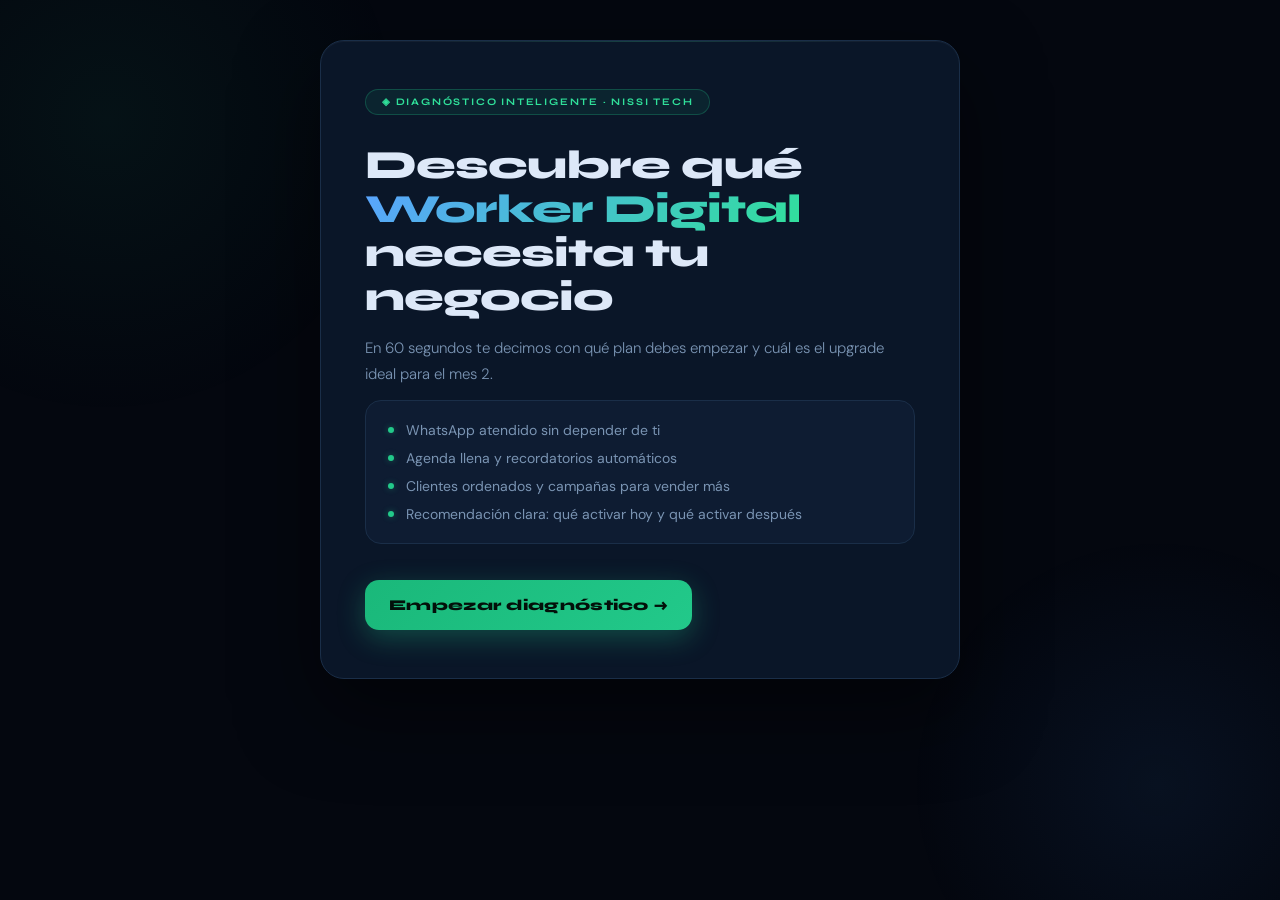
<file: diagnostico.html>
<!DOCTYPE html>
<html lang="es">
<head>
<meta charset="UTF-8">
<meta name="viewport" content="width=device-width, initial-scale=1.0">
<title>Diagnóstico Worker Digital · Nissi Tech</title>
<link rel="icon" type="image/x-icon" href="favicon.ico">
<link rel="icon" type="image/png" sizes="48x48" href="favicon-48x48.png">

<link href="https://fonts.googleapis.com/css2?family=Syne:wght@400;600;700;800&family=DM+Sans:ital,wght@0,300;0,400;0,500;1,400&display=swap" rel="stylesheet">
<style>
  :root {
    --bg: #04070f;
    --s1: #0a1628;
    --s2: #0e1c32;
    --s3: #12223c;
    --border: #1a2e48;
    --border2: #243d5e;
    --blue: #3d8ef5;
    --blue2: #5aa3ff;
    --green: #22c98a;
    --green2: #30e09a;
    --green-g: rgba(34,201,138,.15);
    --gold: #e8b84b;
    --purple: #a78bfa;
    --red: #ff5e7a;
    --text: #dde8f8;
    --text2: #7a94b3;
    --text3: #3d5570;
    --accent: #22c98a;
  }

  * { margin: 0; padding: 0; box-sizing: border-box; }

  body {
    background: var(--bg);
    color: var(--text);
    font-family: 'DM Sans', sans-serif;
    min-height: 100vh;
    display: flex;
    align-items: flex-start;
    justify-content: center;
    padding: 40px 20px 60px;
    overflow-x: hidden;
  }

  body::before {
    content: '';
    position: fixed;
    top: -20%;
    left: -15%;
    width: 600px;
    height: 600px;
    background: radial-gradient(circle, rgba(34,201,138,0.06) 0%, transparent 70%);
    pointer-events: none;
    z-index: 0; 
  }
  body::after {
    content: '';
    position: fixed;
    bottom: -15%;
    right: -10%;
    width: 500px;
    height: 500px;
    background: radial-gradient(circle, rgba(61,142,245,0.08) 0%, transparent 70%);
    pointer-events: none;
    z-index: 0;
  }

  .container {
    position: relative;
    z-index: 1;
    width: 100%;
    max-width: 640px;
  }

  /* PROGRESS */
  .progress-wrap { margin-bottom: 32px; display: none; }
  .progress-wrap.visible { display: block; }
  .progress-top {
    display: flex;
    justify-content: space-between;
    align-items: center;
    margin-bottom: 10px;
  }
  .progress-label {
    font-family: 'Syne', sans-serif;
    font-size: 11px;
    font-weight: 700;
    letter-spacing: .18em;
    text-transform: uppercase;
    color: var(--text3);
  }
  .progress-pct {
    font-family: 'Syne', sans-serif;
    font-size: 11px;
    font-weight: 700;
    color: var(--green);
  }
  .progress-bar { height: 3px; background: var(--s2); border-radius: 99px; overflow: hidden; }
  .progress-fill {
    height: 100%;
    background: linear-gradient(90deg, var(--green), var(--green2));
    border-radius: 99px;
    transition: width .5s cubic-bezier(.4,0,.2,1);
    width: 0%;
  }

  /* CARD */
  .card {
    background: var(--s1);
    border: 1px solid var(--border);
    border-radius: 24px;
    padding: 48px 44px;
    box-shadow: 0 32px 80px rgba(0,0,0,.5), inset 0 1px 0 rgba(255,255,255,.04);
    display: none;
    animation: fadeUp .4s cubic-bezier(.22,1,.36,1) both;
    position: relative;
    overflow: hidden;
  }
  .card::before {
    content: '';
    position: absolute;
    top: 0; left: 15%; right: 15%;
    height: 1px;
    background: linear-gradient(90deg, transparent, rgba(34,201,138,.2), transparent);
  }
  .card.active { display: block; }

  @keyframes fadeUp {
    from { opacity: 0; transform: translateY(18px); }
    to   { opacity: 1; transform: translateY(0); }
  }

  /* BADGE */
  .badge {
    display: inline-flex;
    align-items: center;
    gap: 7px;
    background: rgba(34,201,138,.08);
    border: 1px solid rgba(34,201,138,.25);
    border-radius: 99px;
    padding: 6px 16px;
    font-family: 'Syne', sans-serif;
    font-size: 10px;
    font-weight: 700;
    letter-spacing: .18em;
    text-transform: uppercase;
    color: var(--green2);
    margin-bottom: 28px;
  }

  /* INTRO */
  h1 {
    font-family: 'Syne', sans-serif;
    font-size: clamp(26px, 5vw, 40px);
    font-weight: 800;
    line-height: 1.1;
    letter-spacing: -.025em;
    margin-bottom: 16px;
    color: var(--text);
  }
  h1 em {
    font-style: normal;
    background: linear-gradient(135deg, var(--blue2), var(--green2));
    -webkit-background-clip: text;
    -webkit-text-fill-color: transparent;
    background-clip: text;
  }

  .sub {
    font-size: 15px;
    line-height: 1.75;
    color: var(--text2);
    margin-bottom: 12px;
    font-weight: 300;
  }

  .sub-time {
    font-family: 'Syne', sans-serif;
    font-size: 13px;
    font-weight: 700;
    color: var(--green);
    margin-bottom: 28px;
  }

  .bullets {
    list-style: none;
    display: flex;
    flex-direction: column;
    gap: 10px;
    margin-bottom: 36px;
    padding: 20px 22px;
    background: var(--s2);
    border: 1px solid var(--border);
    border-radius: 16px;
  }
  .bullets li {
    display: flex;
    align-items: center;
    gap: 12px;
    font-size: 14px;
    color: var(--text2);
  }
  .bullets li::before {
    content: '';
    width: 6px; height: 6px;
    border-radius: 50%;
    background: var(--green);
    flex-shrink: 0;
    box-shadow: 0 0 6px rgba(34,201,138,.4);
  }

  /* QUESTION */
  .q-eyebrow {
    font-family: 'Syne', sans-serif;
    font-size: 10px;
    font-weight: 700;
    letter-spacing: .2em;
    text-transform: uppercase;
    color: var(--green);
    margin-bottom: 12px;
  }
  h2 {
    font-family: 'Syne', sans-serif;
    font-size: clamp(18px, 3.5vw, 26px);
    font-weight: 800;
    line-height: 1.2;
    letter-spacing: -.02em;
    margin-bottom: 8px;
    color: var(--text);
  }
  .q-helper {
    font-size: 13px;
    color: var(--text3);
    margin-bottom: 24px;
  }

  /* OPTIONS */
  .options { display: flex; flex-direction: column; gap: 9px; margin-bottom: 28px; }

  .option {
    position: relative;
    padding: 14px 18px;
    background: var(--s2);
    border: 1px solid var(--border);
    border-radius: 14px;
    cursor: pointer;
    display: flex;
    align-items: flex-start;
    gap: 12px;
    transition: all .2s ease;
    user-select: none;
  }
  .option:hover {
    border-color: rgba(34,201,138,.35);
    background: rgba(34,201,138,.04);
    transform: translateX(3px);
  }
  .option.selected {
    border-color: var(--green);
    background: rgba(34,201,138,.07);
  }
  .option.selected .opt-dot {
    background: var(--green);
    border-color: var(--green);
    box-shadow: 0 0 0 3px rgba(34,201,138,.2);
  }
  .option.selected .opt-dot::after { opacity: 1; }

  /* Single select style */
  .option.single .opt-dot { border-radius: 50%; }

  .opt-dot {
    width: 20px; height: 20px; min-width: 20px;
    border-radius: 5px;
    border: 2px solid var(--border2);
    margin-top: 2px;
    position: relative;
    transition: all .2s ease;
    flex-shrink: 0;
  }
  .opt-dot::after {
    content: '✓';
    position: absolute;
    top: 50%; left: 50%;
    transform: translate(-50%,-50%);
    font-size: 11px;
    font-weight: 900;
    color: #04100a;
    opacity: 0;
    transition: opacity .2s;
    line-height: 1;
  }
  .opt-text { flex: 1; font-size: 14px; line-height: 1.45; color: var(--text); }
  .opt-emoji { font-size: 18px; margin-top: 1px; flex-shrink: 0; }

  /* Note under option */
  .opt-note {
    font-size: 11px;
    color: var(--text3);
    margin-top: 3px;
    font-style: italic;
  }

  /* INFO NOTE */
  .info-note {
    background: rgba(34,201,138,.05);
    border: 1px solid rgba(34,201,138,.15);
    border-radius: 10px;
    padding: 12px 16px;
    font-size: 12.5px;
    color: var(--text2);
    margin-top: -12px;
    margin-bottom: 24px;
    line-height: 1.6;
  }

  /* FIELDS */
  .fields { display: grid; grid-template-columns: 1fr 1fr; gap: 14px; margin-bottom: 28px; }
  .field { display: flex; flex-direction: column; gap: 7px; }
  .field.full { grid-column: 1 / -1; }
  .field label {
    font-family: 'Syne', sans-serif;
    font-size: 10px;
    font-weight: 700;
    letter-spacing: .14em;
    text-transform: uppercase;
    color: var(--text3);
  }
  .field input, .field select {
    background: var(--s2);
    border: 1px solid var(--border);
    border-radius: 12px;
    padding: 13px 16px;
    color: var(--text);
    font-family: 'DM Sans', sans-serif;
    font-size: 15px;
    outline: none;
    transition: border-color .2s, box-shadow .2s;
    -webkit-appearance: none;
  }
  .field input:focus, .field select:focus {
    border-color: var(--green);
    box-shadow: 0 0 0 3px rgba(34,201,138,.1);
  }
  .field input::placeholder { color: var(--text3); }
  .field select option { background: var(--s1); }
  .field input.error, .field select.error { border-color: var(--red) !important; }
  .field-error { font-size: 12px; color: var(--red); display: none; }
  .field-error.visible { display: block; }
  .field-optional { font-size: 10px; color: var(--text3); font-style: italic; }

  /* BUTTONS */
  .btn {
    /* width: 100%; */
    padding: 16px 24px;
    border-radius: 14px;
    border: none;
    font-family: 'Syne', sans-serif;
    font-size: 15px;
    font-weight: 800;
    cursor: pointer;
    letter-spacing: .02em;
    transition: all .2s ease;
  }
  .btn-primary {
    background: linear-gradient(135deg, #1ab87a, #22c98a);
    color: #03100a;
    box-shadow: 0 8px 28px rgba(34,201,138,.3);
  }
  .btn-primary:hover { transform: translateY(-2px); box-shadow: 0 12px 36px rgba(34,201,138,.45); }
  .btn-primary:active { transform: translateY(0); }
  .btn-primary:disabled { opacity: .35; cursor: not-allowed; transform: none; box-shadow: none; }

  .btn-wa {
    display: flex; align-items: center; justify-content: center; gap: 10px;
    background: linear-gradient(135deg, #25d366, #128c3e);
    color: white;
    box-shadow: 0 8px 24px rgba(37,211,102,.3);
    text-decoration: none;
    margin-top: 10px;
  }
  .btn-wa:hover { transform: translateY(-2px); box-shadow: 0 12px 32px rgba(37,211,102,.4); }

  .btn-ghost {
    background: transparent;
    border: 1px solid var(--border);
    color: var(--text2);
    font-family: 'DM Sans', sans-serif;
    font-weight: 400;
    font-size: 13px;
    margin-top: 10px;
  }
  .btn-ghost:hover { border-color: var(--green); color: var(--text); }

  /* RESULT */
  .res-label {
    font-family: 'Syne', sans-serif;
    font-size: 10px;
    font-weight: 700;
    letter-spacing: .2em;
    text-transform: uppercase;
    color: var(--text3);
    margin-bottom: 6px;
  }

  .res-plan-name {
    font-family: 'Syne', sans-serif;
    font-size: clamp(28px, 6vw, 44px);
    font-weight: 800;
    line-height: 1;
    letter-spacing: -.03em;
    margin-bottom: 6px;
  }
  .res-plan-name .green { background: linear-gradient(135deg, var(--green), var(--green2)); -webkit-background-clip: text; -webkit-text-fill-color: transparent; background-clip: text; }

  .res-because {
    font-family: 'Syne', sans-serif;
    font-size: 12px;
    font-weight: 700;
    letter-spacing: .16em;
    text-transform: uppercase;
    color: var(--text3);
    margin: 20px 0 10px;
  }

  .res-checks { display: flex; flex-direction: column; gap: 8px; margin-bottom: 24px; }
  .res-check {
    display: flex; align-items: center; gap: 10px;
    font-size: 14px; color: var(--text2);
  }
  .res-check::before { content: '✔'; color: var(--green); font-weight: 700; font-size: 13px; flex-shrink: 0; }

  .res-workers { display: flex; flex-direction: column; gap: 16px; margin-bottom: 24px; }
  .res-worker {
    background: var(--s2);
    border: 1px solid var(--border);
    border-radius: 14px;
    padding: 16px 18px;
  }
  .res-worker-name {
    font-family: 'Syne', sans-serif;
    font-size: 13px;
    font-weight: 800;
    color: var(--text);
    margin-bottom: 8px;
    display: flex;
    align-items: center;
    gap: 8px;
  }
  .res-worker-features { display: flex; flex-direction: column; gap: 5px; }
  .res-worker-features span {
    font-size: 12.5px;
    color: var(--text2);
    display: flex;
    align-items: center;
    gap: 8px;
  }
  .res-worker-features span::before { content: '·'; color: var(--green); font-weight: 700; }

  /* Price box */
  .res-price-box {
    background: var(--s2);
    border: 1px solid var(--border);
    border-radius: 16px;
    padding: 18px 22px;
    margin-bottom: 20px;
  }
  .res-price-row { display: flex; justify-content: space-between; align-items: center; padding: 6px 0; }
  .res-price-row:not(:last-child) { border-bottom: 1px solid var(--border); }
  .res-price-label { font-size: 12px; color: var(--text2); }
  .res-price-val {
    font-family: 'Syne', sans-serif;
    font-size: 16px;
    font-weight: 800;
    color: var(--text);
    display: flex;
    align-items: center;
    gap: 8px;
  }
  .res-price-old {
    font-size: 12px;
    font-weight: 400;
    color: var(--text3);
    text-decoration: line-through;
  }
  .res-promo-badge {
    font-family: 'Syne', sans-serif;
    font-size: 9px;
    font-weight: 700;
    letter-spacing: .1em;
    text-transform: uppercase;
    color: var(--green);
    background: rgba(34,201,138,.1);
    border: 1px solid rgba(34,201,138,.25);
    padding: 3px 8px;
    border-radius: 99px;
  }

  /* Upgrade box */
  .upgrade-box {
    border: 1px solid rgba(91,163,255,.2);
    background: rgba(61,142,245,.04);
    border-radius: 16px;
    padding: 18px 20px;
    margin-bottom: 20px;
  }
  .upgrade-title {
    font-family: 'Syne', sans-serif;
    font-size: 11px;
    font-weight: 700;
    letter-spacing: .16em;
    text-transform: uppercase;
    color: var(--blue2);
    margin-bottom: 10px;
    display: flex;
    align-items: center;
    gap: 8px;
  }
  .upgrade-text { font-size: 13px; color: var(--text2); line-height: 1.7; }
  .upgrade-text strong { color: var(--blue2); }

  /* Complements */
  .complements {
    display: flex;
    gap: 10px;
    flex-wrap: wrap;
    margin-bottom: 20px;
  }
  .complement-tag {
    background: var(--s2);
    border: 1px solid var(--border);
    border-radius: 10px;
    padding: 8px 14px;
    font-size: 12.5px;
    color: var(--text2);
    display: flex;
    flex-direction: column;
    gap: 2px;
    flex: 1;
    min-width: 120px;
  }
  .complement-tag strong {
    font-family: 'Syne', sans-serif;
    font-size: 12px;
    font-weight: 700;
    color: var(--text);
  }
  .complement-tag span { font-size: 11px; color: var(--text3); }

  /* Emotional close */
  .emotional-close {
    text-align: center;
    font-size: 14px;
    color: var(--text2);
    margin-bottom: 24px;
    line-height: 1.7;
    padding: 18px;
    background: var(--s2);
    border-radius: 14px;
    border: 1px solid var(--border);
  }
  .emotional-close strong { color: var(--text); font-family: 'Syne', sans-serif; }

  /* Social proof */
  .social-proof {
    text-align: center;
    font-size: 12px;
    color: var(--text3);
    margin-top: 12px;
    font-style: italic;
  }

  /* Legal */
  .legal-box {
    margin-top: 20px;
    padding: 14px 18px;
    background: rgba(255,255,255,.02);
    border: 1px solid rgba(255,255,255,.05);
    border-radius: 12px;
    font-size: 11.5px;
    color: var(--text3);
    line-height: 1.65;
  }
  .legal-box strong { color: rgba(221,232,248,.5); }

  .divider { height: 1px; background: var(--border); margin: 24px 0; }

  @media (max-width: 560px) {
    body { padding: 24px 16px 48px; }
    .card { padding: 30px 22px; }
    .fields { grid-template-columns: 1fr; }
    .complements { flex-direction: column; }
    .btn { width: 80%; margin-left: auto; margin-right: auto; display: flex; justify-content: center; align-items: center; }
  }
</style>
</head>
<body>
<div class="container">
  <div class="progress-wrap" id="progressWrap">
    <div class="progress-top">
      <div class="progress-label">Paso <span id="stepLabel">1</span> de 6</div>
      <div class="progress-pct" id="progressPct">0%</div>
    </div>
    <div class="progress-bar"><div class="progress-fill" id="progressFill"></div></div>
  </div>

  <!-- INTRO -->
  <div class="card active" id="step0">
    <div class="badge">◈ Diagnóstico inteligente · Nissi Tech</div>
    <h1>Descubre qué <em>Worker Digital</em> necesita tu negocio</h1>
    <p class="sub">En 60 segundos te decimos con qué plan debes empezar y cuál es el upgrade ideal para el mes 2.</p>
    <ul class="bullets">
      <li>WhatsApp atendido sin depender de ti</li>
      <li>Agenda llena y recordatorios automáticos</li>
      <li>Clientes ordenados y campañas para vender más</li>
      <li>Recomendación clara: qué activar hoy y qué activar después</li>
    </ul>
    <button class="btn btn-primary" onclick="goTo(1)">Empezar diagnóstico →</button>
  </div>

  <!-- Q1: Fricción principal -->
  <div class="card" id="step1">
    <div class="q-eyebrow">Paso 1 · Fricción principal</div>
    <h2>¿Qué te está frenando hoy?</h2>
    <p class="q-helper">Selecciona todas las que apliquen a tu negocio.</p>
    <div class="options" id="q1opts">
      <div class="option" onclick="selectOpt(this,'q1','sofi_wa')">
        <span class="opt-emoji">💬</span>
        <div><div class="opt-text">No alcanzo a responder WhatsApp a tiempo</div></div>
        <div class="opt-dot"></div>
      </div>
      <div class="option" onclick="selectOpt(this,'q1','sofi_citas')">
        <span class="opt-emoji">📅</span>
        <div><div class="opt-text">Se me pasan citas / la gente no llega</div></div>
        <div class="opt-dot"></div>
      </div>
      <div class="option" onclick="selectOpt(this,'q1','tim')">
        <span class="opt-emoji">🔄</span>
        <div><div class="opt-text">Tengo clientes que preguntan y no vuelven</div></div>
        <div class="opt-dot"></div>
      </div>
      <div class="option" onclick="selectOpt(this,'q1','valery')">
        <span class="opt-emoji">📊</span>
        <div><div class="opt-text">Tengo muchos chats y todo es un desorden</div></div>
        <div class="opt-dot"></div>
      </div>
      <div class="option" onclick="selectOpt(this,'q1','max')">
        <span class="opt-emoji">📈</span>
        <div><div class="opt-text">Quiero entender qué funciona y qué no para crecer</div></div>
        <div class="opt-dot"></div>
      </div>
      <div class="option" onclick="selectOpt(this,'q1','luke')">
        <span class="opt-emoji">📞</span>
        <div><div class="opt-text">Pierdo llamadas por no contestar</div></div>
        <div class="opt-dot"></div>
      </div>
      <div class="option" onclick="selectOpt(this,'q1','unsure')">
        <span class="opt-emoji">🤔</span>
        <div><div class="opt-text">No estoy seguro</div></div>
        <div class="opt-dot"></div>
      </div>
    </div>
    <button class="btn btn-primary" id="btn1" disabled onclick="goTo(2)">Continuar →</button>
  </div>

  <!-- Q2: Impacto real -->
  <div class="card" id="step2">
    <div class="q-eyebrow">Paso 2 · Impacto real</div>
    <h2>¿Qué está pasando por culpa de eso?</h2>
    <p class="q-helper">Selecciona todas las que se apliquen ahora mismo.</p>
    <div class="options" id="q2opts">
      <div class="option" onclick="selectOpt(this,'q2','ventas')">
        <span class="opt-emoji">💸</span>
        <div class="opt-text">Estoy perdiendo ventas</div>
        <div class="opt-dot"></div>
      </div>
      <div class="option" onclick="selectOpt(this,'q2','agenda')">
        <span class="opt-emoji">📅</span>
        <div class="opt-text">Mi agenda no se llena como debería</div>
        <div class="opt-dot"></div>
      </div>
      <div class="option" onclick="selectOpt(this,'q2','saturado')">
        <span class="opt-emoji">😩</span>
        <div class="opt-text">Mi equipo está saturado</div>
        <div class="opt-dot"></div>
      </div>
      <div class="option" onclick="selectOpt(this,'q2','dependencia')">
        <span class="opt-emoji">🔒</span>
        <div class="opt-text">Todo depende de mí, no puedo desconectarme</div>
        <div class="opt-dot"></div>
      </div>
      <div class="option" onclick="selectOpt(this,'q2','control')">
        <span class="opt-emoji">🌀</span>
        <div class="opt-text">No tengo control del negocio / no sé qué está pasando</div>
        <div class="opt-dot"></div>
      </div>
    </div>
    <button class="btn btn-primary" id="btn2" disabled onclick="goTo(3)">Continuar →</button>
  </div>

  <!-- Q3: Objetivo -->
  <div class="card" id="step3">
    <div class="q-eyebrow">Paso 3 · Tu objetivo</div>
    <h2>¿Qué quieres lograr en 3 meses?</h2>
    <p class="q-helper">Puedes marcar más de uno — todos cuentan para tu diagnóstico.</p>
    <div class="options" id="q3opts">
      <div class="option" onclick="selectOpt(this,'q3','agenda')">
        <span class="opt-emoji">📆</span>
        <div class="opt-text">Llenar mi agenda de forma constante</div>
        <div class="opt-dot"></div>
      </div>
      <div class="option" onclick="selectOpt(this,'q3','campanas')">
        <span class="opt-emoji">🚀</span>
        <div class="opt-text">Vender más con campañas por WhatsApp</div>
        <div class="opt-dot"></div>
      </div>
      <div class="option" onclick="selectOpt(this,'q3','orden')">
        <span class="opt-emoji">🗂️</span>
        <div class="opt-text">Tener orden y memoria de clientes (CRM)</div>
        <div class="opt-dot"></div>
      </div>
      <div class="option" onclick="selectOpt(this,'q3','datos')">
        <span class="opt-emoji">📊</span>
        <div class="opt-text">Entender qué mejorar para crecer (precios / horarios / servicios)</div>
        <div class="opt-dot"></div>
      </div>
      <div class="option" onclick="selectOpt(this,'q3','llamadas')">
        <span class="opt-emoji">📞</span>
        <div class="opt-text">No perder llamadas y agendar también por teléfono</div>
        <div class="opt-dot"></div>
      </div>
    </div>
    <button class="btn btn-primary" id="btn3" disabled onclick="goTo(4)">Continuar →</button>
  </div>

  <!-- Q4: CRM -->
  <div class="card" id="step4">
    <div class="q-eyebrow">Paso 4 · Organización</div>
    <h2>¿Dónde tienes organizada tu base de clientes hoy?</h2>
    <p class="q-helper">Una sola respuesta.</p>
    <div class="options" id="q4opts">
      <div class="option single" onclick="selectSingle(this,'q4','crm')">
        <span class="opt-emoji">✅</span>
        <div class="opt-text">Ya tengo CRM (Kommo / HubSpot / Excel / otro)</div>
        <div class="opt-dot"></div>
      </div>
      <div class="option single" onclick="selectSingle(this,'q4','sheets')">
        <span class="opt-emoji">📋</span>
        <div class="opt-text">Tengo algo en Sheets pero es incompleto</div>
        <div class="opt-dot"></div>
      </div>
      <div class="option single" onclick="selectSingle(this,'q4','nada')">
        <span class="opt-emoji">💬</span>
        <div class="opt-text">No tengo nada: todo está en WhatsApp</div>
        <div class="opt-dot"></div>
      </div>
    </div>
    <div class="info-note">💡 Si no tienes CRM, lo creamos por ti en Notion o Sheets — simple y funcional.</div>
    <button class="btn btn-primary" id="btn4" disabled onclick="goTo(5)">Continuar →</button>
  </div>

  <!-- Q5: Campañas -->
  <div class="card" id="step5">
    <div class="q-eyebrow">Paso 5 · Campañas</div>
    <h2>¿Quieres enviar promociones por WhatsApp a tu base?</h2>
    <p class="q-helper">Una sola respuesta.</p>
    <div class="options" id="q5opts">
      <div class="option single" onclick="selectSingle(this,'q5','si_campanas')">
        <span class="opt-emoji">🔥</span>
        <div class="opt-text">Sí, quiero campañas cada mes</div>
        <div class="opt-dot"></div>
      </div>
      <div class="option single" onclick="selectSingle(this,'q5','si_ocasional')">
        <span class="opt-emoji">💡</span>
        <div class="opt-text">Sí, pero solo cuando haya promo o mes bajo</div>
        <div class="opt-dot"></div>
      </div>
      <div class="option single" onclick="selectSingle(this,'q5','no')">
        <span class="opt-emoji">⏸️</span>
        <div class="opt-text">No por ahora</div>
        <div class="opt-dot"></div>
      </div>
    </div>
    <button class="btn btn-primary" id="btn5" disabled onclick="goTo(6)">Continuar →</button>
  </div>

  <!-- DATOS -->
  <div class="card" id="step6">
    <div class="q-eyebrow">Último paso · Tus datos</div>
    <h2>¿A quién le mostramos el resultado?</h2>
    <p class="q-helper">Tu diagnóstico personalizado está listo. Solo necesitamos esto para mostrártelo.</p>
    <div class="fields">
      <div class="field">
        <label>Nombre *</label>
        <input type="text" id="fname" placeholder="Tu nombre" oninput="clearErr('fname')" />
        <span class="field-error" id="err-fname">Por favor ingresa tu nombre</span>
      </div>
      <div class="field">
        <label>WhatsApp *</label>
        <input type="tel" id="fwa" placeholder="+1 999 000 000" oninput="clearErr('fwa')" />
        <span class="field-error" id="err-fwa">Ingresa tu número de WhatsApp</span>
      </div>
      <div class="field full">
        <label>Rubro del negocio *</label>
        <input type="text" id="frubro" placeholder="Ej: Clínica, Restaurante, Salón..." oninput="clearErr('frubro')" />
        <span class="field-error" id="err-frubro">Cuéntanos el rubro de tu negocio</span>
      </div>
      <div class="field full">
        <label>¿Cuántos mensajes o llamadas recibes por día? *</label>
        <select id="fvolumen" onchange="clearErr('fvolumen')">
          <option value="" disabled selected>Selecciona un rango</option>
          <option value="bajo">1 a 20</option>
          <option value="medio">20 a 50</option>
          <option value="alto">50 a 150</option>
          <option value="muyalto">150 a 500</option>
          <option value="masivo">Más de 500</option>
        </select>
        <span class="field-error" id="err-fvolumen">Selecciona un rango de volumen</span>
      </div>
      <div class="field full">
        <label>Email <span class="field-optional">(opcional)</span></label>
        <input type="email" id="femail" placeholder="tu@email.com" />
      </div>
    </div>
    <button class="btn btn-primary" onclick="showResult()">Ver mi resultado →</button>
    <button class="btn btn-ghost" onclick="goTo(5)">← Volver</button>
  </div>

  <!-- RESULT -->
  <div class="card" id="step7">
    <div id="resultContent"></div>
  </div>
</div>

<script>
  const answers = { q1: [], q2: [], q3: [], q4: null, q5: null };

  const TOTAL_STEPS = 6;

  function goTo(step) {
    document.querySelectorAll('.card').forEach(c => c.classList.remove('active'));
    document.getElementById('step' + step).classList.add('active');
    const wrap = document.getElementById('progressWrap');
    if (step === 0) { wrap.classList.remove('visible'); return; }
    wrap.classList.add('visible');
    const pct = Math.round((step / TOTAL_STEPS) * 100);
    document.getElementById('progressFill').style.width = pct + '%';
    document.getElementById('progressPct').textContent = pct + '%';
    document.getElementById('stepLabel').textContent = step <= TOTAL_STEPS ? step : TOTAL_STEPS;
    window.scrollTo({ top: 0, behavior: 'smooth' });
  }

  function selectOpt(el, qKey, val) {
    if (el.classList.contains('selected')) {
      el.classList.remove('selected');
      answers[qKey] = answers[qKey].filter(v => v !== val);
    } else {
      el.classList.add('selected');
      if (!answers[qKey].includes(val)) answers[qKey].push(val);
    }
    const btnMap = { q1:'btn1', q2:'btn2', q3:'btn3' };
    if (btnMap[qKey]) {
      document.getElementById(btnMap[qKey]).disabled = answers[qKey].length === 0;
    }
  }

  function selectSingle(el, qKey, val) {
    document.querySelectorAll('#q' + qKey.replace('q','') + 'opts .option').forEach(o => o.classList.remove('selected'));
    el.classList.add('selected');
    answers[qKey] = val;
    const btnMap = { q4:'btn4', q5:'btn5' };
    if (btnMap[qKey]) document.getElementById(btnMap[qKey]).disabled = false;
  }

  function clearErr(id) {
    const el = document.getElementById(id);
    const err = document.getElementById('err-' + id);
    if (el) el.classList.remove('error');
    if (err) err.classList.remove('visible');
  }

  function showErr(id, msg) {
    const el = document.getElementById(id);
    const err = document.getElementById('err-' + id);
    if (el) el.classList.add('error');
    if (err) { if (msg) err.textContent = msg; err.classList.add('visible'); }
  }

  function validateForm() {
    let valid = true;
    const fname   = document.getElementById('fname').value.trim();
    const fwa     = document.getElementById('fwa').value.trim();
    const frubro  = document.getElementById('frubro').value.trim();
    const fvolumen= document.getElementById('fvolumen').value;
    if (!fname)    { showErr('fname'); valid = false; }
    if (!fwa || fwa.replace(/\D/g,'').length < 7) { showErr('fwa','Ingresa un número válido'); valid = false; }
    if (!frubro)   { showErr('frubro'); valid = false; }
    if (!fvolumen) { showErr('fvolumen'); valid = false; }
    return valid;
  }

  function diagnose() {
    const q1 = answers.q1;
    const q2 = answers.q2;
    const q3 = answers.q3;
    const q4 = answers.q4;
    const q5 = answers.q5;
    const vol = document.getElementById('fvolumen').value;

    let sofi = 0, valery = 0, max = 0, tim = false, luke = false;

    // Q1 scoring
    if (q1.includes('sofi_wa') || q1.includes('sofi_citas') || q1.includes('unsure')) sofi += 3;
    if (q1.includes('valery')) { sofi += 2; valery += 3; }
    if (q1.includes('max'))    { sofi += 1; max += 3; }
    if (q1.includes('tim'))    tim = true;
    if (q1.includes('luke'))   luke = true;

    // Q2
    if (q2.includes('saturado') || q2.includes('dependencia')) { sofi += 2; valery += 1; }
    if (q2.includes('control')) max += 2;
    if (q2.includes('ventas') || q2.includes('agenda')) sofi += 1;

    // Q3
    if (q3.includes('agenda'))   sofi += 2;
    if (q3.includes('campanas')) tim = true;
    if (q3.includes('orden'))    { valery += 2; sofi += 1; }
    if (q3.includes('datos'))    max += 3;
    if (q3.includes('llamadas')) luke = true;

    // Q4 — CRM
    if (q4 === 'nada' || q4 === 'sheets') valery += 2;

    // Q5 — Campañas
    if (q5 === 'si_campanas' || q5 === 'si_ocasional') tim = true;

    // Volume
    if (vol === 'alto' || vol === 'muyalto' || vol === 'masivo') { valery += 2; max += 1; }
    if (vol === 'masivo') max += 2;

    // Determine plan level
    let plan = 'sofi';
    if (sofi > 0 && (valery >= 2 || max >= 3)) plan = 'completo';
    else if (sofi > 0 && valery >= 1) plan = 'sofi_valery';

    return { plan, tim, luke, sofi, valery, max };
  }

  function showResult() {
    if (!validateForm()) {
      const firstErr = document.querySelector('.field input.error, .field select.error');
      if (firstErr) firstErr.scrollIntoView({ behavior: 'smooth', block: 'center' });
      return;
    }

    const name = document.getElementById('fname').value.trim();
    const wa   = document.getElementById('fwa').value.trim();
    const { plan, tim, luke } = diagnose();

    // Submit silently
    fetch('https://formspree.io/f/mzdoqpwz', {
      method: 'POST',
      headers: { 'Content-Type': 'application/json', 'Accept': 'application/json' },
      body: JSON.stringify({
        nombre: name,
        whatsapp: wa,
        email: document.getElementById('femail').value,
        rubro: document.getElementById('frubro').value,
        volumen: document.getElementById('fvolumen').value,
        q1: answers.q1.join(', '),
        q2: answers.q2.join(', '),
        q3: answers.q3.join(', '),
        q4: answers.q4,
        q5: answers.q5,
        plan_recomendado: plan,
        _subject: `Diagnóstico Worker · ${name}`
      })
    }).catch(() => {});

    const waConsulta = `https://wa.me/51941693270?text=${encodeURIComponent('Hola, acabo de completar el diagnóstico y quiero activar mi plan recomendado.')}`;
    const firstName = name.charAt(0).toUpperCase() + name.slice(1);

    const PLANS = {
      sofi: {
        title: 'Plan Sofi',
        tagline: 'Nivel 1 — Base',
        checks: [
          'Responder WhatsApp al instante, 24/7',
          'Llenar la agenda automáticamente',
          'Eliminar citas perdidas con recordatorios',
          'Liberar tu tiempo de tareas repetitivas',
        ],
        story: 'Primero resolvemos el caos (Sofi)',
        workers: [
          { name: 'Sofi', color: '#a78bfa', emoji: '💜', features: ['Responde WhatsApp 24/7','Agenda citas automáticamente','Confirma y recuerda citas','Permite reprogramar','Reporte diario'] }
        ],
        precio_normal: '$135 / mes',
        precio_promo: null,
        precio_promo_old: null,
        upgrade: {
          mes: 2,
          plan: 'Sofi + Valery',
          precio: '$185 USD',
          desc: 'Cuando quieras orden y memoria de clientes, Valery conecta tu CRM y da contexto a cada conversación.'
        }
      },
      sofi_valery: {
        title: 'Sofi + Valery',
        tagline: 'Nivel 2 — Recomendado',
        checks: [
          'Responder WhatsApp al instante',
          'Llenar agenda automáticamente',
          'Evitar que se pierdan citas',
          'Organizar tu base de clientes',
          'Atender con información clara y contexto',
        ],
        story: 'Primero resolvemos el caos (Sofi) → Luego damos orden y memoria (Valery)',
        workers: [
          { name: 'Sofi', color: '#a78bfa', emoji: '💜', features: ['Responde WhatsApp 24/7','Agenda citas automáticamente','Confirma y recuerda citas','Permite reprogramar','Reporte diario'] },
          { name: 'Valery', color: '#e8b84b', emoji: '💛', features: ['CRM conectado o embebido (Notion o Sheets)','Historial completo por cliente','Etiquetas e intereses','Atención personalizada','Base de datos organizada'] }
        ],
        precio_normal: '$235 / mes',
        precio_promo: '$185 / mes',
        precio_promo_old: '$235',
        upgrade: {
          mes: 2,
          plan: 'Sofi + Valery + Max',
          precio: '$240 USD',
          desc: 'Max analiza qué servicios convierten, qué horarios pierden clientes y qué precios no funcionan — para que crezcas con datos reales.'
        }
      },
      completo: {
        title: 'Sofi + Valery + Max',
        tagline: 'Nivel 3 — Plan Completo',
        checks: [
          'Atención y agenda automática 24/7',
          'CRM y orden de clientes',
          'Análisis de qué servicios convierten',
          'Detección de horarios y precios que no funcionan',
          'Decisiones basadas en datos reales',
        ],
        story: 'Resolvemos el caos + damos orden + analizamos para crecer',
        workers: [
          { name: 'Sofi', color: '#a78bfa', emoji: '💜', features: ['Responde WhatsApp 24/7','Agenda citas automáticamente','Confirma y recuerda citas'] },
          { name: 'Valery', color: '#e8b84b', emoji: '💛', features: ['CRM conectado','Historial completo por cliente','Base de datos organizada'] },
          { name: 'Max', color: '#22c98a', emoji: '💚', features: ['Qué servicios convierten','Qué horarios pierden clientes','Qué precios no funcionan','Qué campañas dieron resultado','Te recomienda qué cambiar'] }
        ],
        precio_normal: '$335 / mes',
        precio_promo: '$240 / mes',
        precio_promo_old: '$335',
        upgrade: null,
        max_note: '* Max aplica desde el 2do mes — necesita al menos un mes de datos para encontrar patrones y hacer recomendaciones útiles.'
      }
    };

    const p = PLANS[plan];

    const upgradeBox = p.upgrade ? `
      <div class="upgrade-box">
        <div class="upgrade-title">⭐ Upgrade mes ${p.upgrade.mes}</div>
        <div class="upgrade-text">
          Activar <strong>${p.upgrade.plan}</strong> — ${p.upgrade.desc}<br><br>
          <strong>Promo mes ${p.upgrade.mes}:</strong> ${p.upgrade.plan} por <strong>${p.upgrade.precio}</strong>
        </div>
      </div>` : '';

    const complementsBlock = (tim || luke) ? `
      <div class="res-label" style="margin-bottom:10px;">Complementos para tu plan</div>
      <div class="complements">
        ${tim ? `<div class="complement-tag"><strong>Tim 💬</strong><span>Campañas y reactivación</span><span style="color:var(--green);font-weight:700;">Desde $130 / campaña</span></div>` : ''}
        ${luke ? `<div class="complement-tag"><strong>Luke 📞</strong><span>Llamadas automáticas</span><span style="color:var(--red);font-weight:700;">Desde $90 / mes</span></div>` : ''}
      </div>` : '';

    const priceRow = p.precio_promo ? `
      <div class="res-price-row">
        <div class="res-price-label">Precio normal</div>
        <div class="res-price-val res-price-old">${p.precio_normal}</div>
      </div>
      <div class="res-price-row">
        <div class="res-price-label">🔥 Promoción activa</div>
        <div class="res-price-val">${p.precio_promo} <span class="res-promo-badge">Promo</span></div>
      </div>` :
      `<div class="res-price-row">
        <div class="res-price-label">Mensualidad</div>
        <div class="res-price-val">${p.precio_normal}</div>
      </div>`;

    const maxNote = p.max_note ? `<p style="font-size:11.5px;color:var(--text3);margin-bottom:20px;font-style:italic;">${p.max_note}</p>` : '';

    document.getElementById('resultContent').innerHTML = `
      <div class="res-label">Tu plan recomendado hoy</div>
      <div class="res-plan-name"><span class="green">${p.title}</span></div>
      <div style="font-size:13px;color:var(--text3);margin-bottom:20px;">${p.tagline}</div>

      <div class="res-because">Porque hoy tu negocio necesita:</div>
      <div class="res-checks">
        ${p.checks.map(c => `<div class="res-check">${c}</div>`).join('')}
      </div>

      <div style="font-size:13px;color:var(--text2);margin-bottom:20px;font-style:italic;">${p.story}</div>

      <div class="res-label" style="margin-bottom:10px;">Qué incluye</div>
      <div class="res-workers">
        ${p.workers.map(w => `
          <div class="res-worker">
            <div class="res-worker-name"><span style="color:${w.color}">${w.emoji} ${w.name}</span></div>
            <div class="res-worker-features">
              ${w.features.map(f => `<span>${f}</span>`).join('')}
            </div>
          </div>`).join('')}
      </div>

      ${maxNote}

      <div class="res-label" style="margin-bottom:10px;">Precio</div>
      <div class="res-price-box">${priceRow}</div>

      ${upgradeBox}
      ${complementsBlock}

      <div class="emotional-close">
        <strong>${firstName}, tu negocio ya tiene clientes.</strong><br>
        Ahora necesita sistema para crecer.<br>
        ${plan === 'sofi' ? 'Empieza con Sofi. Activa Valery el segundo mes.' : ''}
        ${plan === 'sofi_valery' ? 'Empieza con Sofi + Valery. Activa Max el segundo mes.' : ''}
        ${plan === 'completo' ? 'Empieza con Sofi + Valery. Max se activa el segundo mes con tus primeros datos.' : ''}
      </div>

      <button class="btn btn-primary" onclick="window.open('https://calendly.com/marialecont340/30min','_blank')">
        Activar mi plan recomendado →
      </button>
      <p style="text-align:center;font-size:12px;color:var(--text3);margin-top:10px;">
        Te contactamos por WhatsApp para dejarlo funcionando.
      </p>

      <a href="${waConsulta}" target="_blank" class="btn btn-wa">
        <svg width="20" height="20" viewBox="0 0 24 24" fill="white"><path d="M17.472 14.382c-.297-.149-1.758-.867-2.03-.967-.273-.099-.471-.148-.67.15-.197.297-.767.966-.94 1.164-.173.199-.347.223-.644.075-.297-.15-1.255-.463-2.39-1.475-.883-.788-1.48-1.761-1.653-2.059-.173-.297-.018-.458.13-.606.134-.133.298-.347.446-.52.149-.174.198-.298.298-.497.099-.198.05-.371-.025-.52-.075-.149-.669-1.612-.916-2.207-.242-.579-.487-.5-.669-.51-.173-.008-.371-.01-.57-.01-.198 0-.52.074-.792.372-.272.297-1.04 1.016-1.04 2.479 0 1.462 1.065 2.875 1.213 3.074.149.198 2.096 3.2 5.077 4.487.709.306 1.262.489 1.694.625.712.227 1.36.195 1.871.118.571-.085 1.758-.719 2.006-1.413.248-.694.248-1.289.173-1.413-.074-.124-.272-.198-.57-.347m-5.421 7.403h-.004a9.87 9.87 0 01-5.031-1.378l-.361-.214-3.741.982.998-3.648-.235-.374a9.86 9.86 0 01-1.51-5.26c.001-5.45 4.436-9.884 9.888-9.884 2.64 0 5.122 1.03 6.988 2.898a9.825 9.825 0 012.893 6.994c-.003 5.45-4.437 9.884-9.885 9.884m8.413-18.297A11.815 11.815 0 0012.05 0C5.495 0 .16 5.335.157 11.892c0 2.096.547 4.142 1.588 5.945L.057 24l6.305-1.654a11.882 11.882 0 005.683 1.448h.005c6.554 0 11.89-5.335 11.893-11.893a11.821 11.821 0 00-3.48-8.413z"/></svg>
        Consultar por WhatsApp
      </a>

      <div class="divider"></div>

      <p class="social-proof">💡 El 80% de los negocios empieza en este nivel antes de activar el plan completo.</p>

      <div class="legal-box" style="margin-top:16px;">
        <strong>Aviso:</strong> Este resultado es una <strong>recomendación preliminar</strong> basada en tus respuestas. La propuesta final se define en una <strong>reunión virtual de diagnóstico</strong> donde analizamos tu negocio en detalle.
      </div>
    `;

    goTo(7);
    document.getElementById('progressFill').style.width = '100%';
    document.getElementById('progressPct').textContent = '✓';
    document.getElementById('stepLabel').textContent = '✓';
  }
</script>
</body>
</html>
</file>
<file: styles.css>
:root {
  --bg:       #000000;
  --s1:       #0a1628;
  --s2:       #0e1c32;
  --s3:       #12223c;
  --border:   #1a2e48;
  --border2:  #243d5e;
  --blue:     #3d8ef5;
  --blue2:    #5aa3ff;
  --blue-g:   rgba(61,142,245,.18);
  --green:    #22c98a;
  --green2:   #30e09a;
  --green-g:  rgba(34,201,138,.15);
  --gold:     #e8b84b;
  --gold2:    #f5d080;
  --gold-g:   rgba(232,184,75,.14);
  --purple:   #a78bfa;
  --purple2:  #c4b5fd;
  --purple-g: rgba(167,139,250,.15);
  --cyan:     #00c8ff;
  --red:      #ff5e7a;
  --text:     #dde8f8;
  --text2:    #7a94b3;
  --text3:    #3d5570;
}
*,*::before,*::after{margin:0;padding:0;box-sizing:border-box}
html{scroll-behavior:smooth;font-size:16px}
body{background:var(--bg);color:var(--text);font-family:"DM Sans",sans-serif;overflow-x:hidden;position:relative}

/* ── BG FX ── */
#bgc{position:fixed;inset:0;z-index:0;pointer-events:none;opacity:.5}
.orb{position:fixed;border-radius:50%;filter: blur(100px);pointer-events:none;z-index:0}
.orb-a{width:700px;height:700px;top:-220px;right:-120px;background:radial-gradient(circle,rgba(61,142,245,.09) 0%,transparent 70%)}
.orb-b{width:580px;height:580px;bottom:40px;left:-130px;background:radial-gradient(circle,rgba(34,201,138,.07) 0%,transparent 70%)}
.orb-c{width:420px;height:420px;top:55%;left:50%;transform:translate(-50%,-50%);background:radial-gradient(circle,rgba(167,139,250,.05) 0%,transparent 70%)}

/* ── NAV ── */
nav{
  position:fixed;top:0;left:0;right:0;z-index:500;
  display:flex;align-items:center;justify-content:space-between;
  padding:16px 40px;
  background:rgba(4,7,15,.95);
  border-bottom:1px solid rgba(26,46,72,.5);
  transition:padding .3s ease;
}
.nav-brand{display:flex;align-items:center;gap:11px;text-decoration:none}
.nav-logo{width:36px;height:36px}
.nav-name{font-family:"Syne",sans-serif;font-size:17px;font-weight:800;letter-spacing:.12em;color:var(--cyan);text-shadow:0 0 22px rgba(0,200,255,.35);text-transform:uppercase}
.nav-links{display:flex;align-items:center;gap:6px}
.nav-links a{
  font-size:13px;color:var(--text2);text-decoration:none;font-weight:700;
  letter-spacing:.06em;text-transform:uppercase;
  padding:9px 16px;border-radius:10px;
  border:1px solid transparent;
  white-space:nowrap;
  transition:all .2s ease;
  position:relative;
}
.nav-links a:hover{
  color:var(--text);
  background:rgba(255,255,255,.05);
  border-color:rgba(255,255,255,.07);
}
.nav-links a.active{
  color:var(--cyan);
  background:rgba(0,200,255,.07);
  border-color:rgba(0,200,255,.18);
  text-shadow:0 0 16px rgba(0,200,255,.4);
  box-shadow:0 0 16px rgba(0,200,255,.08);
}

/* hamburger */
.nav-burger{display:none;flex-direction:column;justify-content:center;gap:5px;width:36px;height:36px;cursor:pointer;padding:4px;border-radius:8px;transition:background .2s}
.nav-burger:hover{background:rgba(255,255,255,.05)}
.nav-burger span{display:block;height:2px;border-radius:2px;background:var(--text);transition:all .3s cubic-bezier(.22,1,.36,1)}
.nav-burger.open span:nth-child(1){transform:translateY(7px) rotate(45deg)}
.nav-burger.open span:nth-child(2){opacity:0;transform:scaleX(0)}
.nav-burger.open span:nth-child(3){transform:translateY(-7px) rotate(-45deg)}

/* mobile menu overlay */
.nav-mobile{
  display:none;position:fixed;top:0;left:0;right:0;bottom:0;z-index:490;
  background:rgba(4,7,15,.55);
  backdrop-filter:blur(28px) saturate(1.4);
  flex-direction:column;align-items:center;justify-content:flex-start;gap:0;
  padding:88px 20px 40px;overflow-y:auto;
  opacity:0;pointer-events:none;transition:opacity .35s ease;
}
.nav-mobile::before{
  content:'';position:absolute;top:-20%;left:-15%;
  width:600px;height:600px;border-radius:50%;
  background:radial-gradient(circle,rgba(0,200,255,.06) 0%,transparent 65%);
  pointer-events:none;
}
.nav-mobile::after{
  content:'';position:absolute;bottom:-15%;right:-10%;
  width:500px;height:500px;border-radius:50%;
  background:radial-gradient(circle,rgba(61,142,245,.07) 0%,transparent 65%);
  pointer-events:none;
}
.nav-mobile.open{opacity:1;pointer-events:all}
.nav-mobile.open .nm-item,
.nav-mobile.open .nav-mobile-cta{animation:nmSlide .4s cubic-bezier(.22,1,.36,1) both}
.nav-mobile.open .nm-menu-list .nm-item:nth-child(1){animation-delay:.06s}
.nav-mobile.open .nm-menu-list .nm-item:nth-child(2){animation-delay:.14s}
.nav-mobile.open .nm-menu-list .nm-item:nth-child(3){animation-delay:.22s}
.nav-mobile.open .nm-menu-list .nm-item:nth-child(4){animation-delay:.30s}
.nav-mobile.open .nav-mobile-cta{animation-delay:.38s}
@keyframes nmSlide{
  from{opacity:0;transform:translateY(22px)}
  to{opacity:1;transform:translateY(0)}
}
.nav-mobile a{
  font-family:"Syne",sans-serif;
  font-size:clamp(24px,6.5vw,36px);
  font-weight:800;letter-spacing:-.01em;
  color:rgba(221,232,248,.35);
  text-decoration:none;
  padding:11px 52px;
  border-radius:16px;
  transition:all .2s ease;
  text-align:center;width:100%;max-width:420px;
  border:1px solid transparent;
  position:relative;z-index:1;
}
.nav-mobile a:hover{
  color:var(--text);
  background:rgba(255,255,255,.04);
  border-color:rgba(255,255,255,.07);
  letter-spacing:.01em;
}
.nav-mobile .nav-mobile-cta{
  margin-top:20px;
  background:linear-gradient(135deg,var(--blue),#2260d8) !important;
  color:#fff !important;
  border-color:transparent !important;
  box-shadow:0 0 48px rgba(61,142,245,.4) !important;
  font-size:clamp(13px,3vw,16px) !important;
  letter-spacing:.12em !important;
  text-transform:uppercase !important;
  padding:15px 52px !important;
  width:80% !important;
}

.nav-cta{
  background:linear-gradient(135deg,var(--blue),#2260d8);color:#fff;
  border:none;padding:11px 26px;border-radius:100px;
  font-family:"Syne",sans-serif;font-size:11px;font-weight:700;letter-spacing:.1em;text-transform:uppercase;
  cursor:pointer;text-decoration:none;
  box-shadow:0 0 24px rgba(61,142,245,.25);
  transition:all .25s ease;
}
.nav-cta:hover{transform:translateY(-2px);box-shadow:0 0 36px rgba(61,142,245,.4)}

/* ── SECTIONS ── */
section{position:relative;z-index:1}
.wrap{max-width:1080px;margin:0 auto;padding:0 20px}

/* ── HERO ── */
#hero{
  min-height:100vh;display:flex;align-items:center;justify-content:center;
  padding:140px 40px 100px;text-align:center;
}
.hero-inner{max-width:820px;margin:0 auto}
.hero-pill{
  position:absolute;bottom:30px;right:30px;z-index:10;
  display:inline-flex;align-items:center;gap:10px;
  border:1px solid var(--border2);border-radius:100px;padding:8px 22px;
  background:linear-gradient(135deg,var(--s2),var(--s1));
  box-shadow:0 0 0 1px rgba(61,142,245,.07),inset 0 1px 0 rgba(255,255,255,.04);
  animation:up .8s ease both;
}
.dot-live{width:7px;height:7px;background:var(--green);border-radius:50%;flex-shrink:0;animation:pulse 2.5s ease-in-out infinite}
@keyframes pulse{0%,100%{box-shadow:0 0 6px var(--green),0 0 12px rgba(34,201,138,.3)}50%{box-shadow:0 0 14px var(--green),0 0 28px rgba(34,201,138,.6)}}
.pill-text{font-family:"Syne",sans-serif;font-size:11px;font-weight:700;letter-spacing:.22em;text-transform:uppercase;color:var(--text3)}
h1{font-family:"Syne",sans-serif;font-size:80px;font-weight:700;line-height:.94;letter-spacing:-.03em;color:var(--text);margin-bottom:26px;animation:up .8s ease .1s both}
h1 em{font-style:normal;background:linear-gradient(135deg,var(--blue2),var(--green2));-webkit-background-clip:text;-webkit-text-fill-color:transparent;background-clip:text}
.hero-sub{font-size:17px;color:var(--text2);max-width:540px;margin:0 auto 44px;line-height:1.8;animation:up .8s ease .2s both}
.hero-btns{display:flex;gap:14px;justify-content:center;flex-wrap:wrap;animation:up .8s ease .3s both}
.btn-primary{
  background:linear-gradient(135deg,var(--blue),#2260d8);color:#fff;
  border:none;padding:25px 36px;border-radius:100px;
  font-family:"Syne",sans-serif;font-size:13px;font-weight:700;letter-spacing:.1em;text-transform:uppercase;
  cursor:pointer;box-shadow:0 0 36px rgba(61,142,245,.3),0 8px 24px rgba(0,0,0,.4);
  transition:all .3s ease;text-decoration:none;display:inline-block;text-align:center;
  position:relative;overflow:hidden;
}
.btn-primary::after{
  content:"";position:absolute;top:0;left:-150%;width:100%;height:100%;
  background:linear-gradient(90deg,transparent,rgba(255,255,255,.55),transparent);
  transform:skewX(-20deg);pointer-events:none;
  animation:shine-flash 6s infinite cubic-bezier(0.4, 0.0, 0.2, 1);
}
.btn-primary:hover{transform:translateY(-3px);box-shadow:0 0 56px rgba(61,142,245,.5),0 16px 40px rgba(0,0,0,.5)}
.btn-secondary{
  background:rgba(10,22,40,.9);border:1px solid var(--border2);color:var(--text2);
  padding:25px 36px;border-radius:100px;
  font-family:"Syne",sans-serif;font-size:13px;font-weight:700;letter-spacing:.1em;text-transform:uppercase;
  cursor:pointer;backdrop-filter:none;
  transition:all .25s ease;text-decoration:none;display:inline-block;text-align:center;
}
.btn-secondary:hover{background:var(--s2);color:var(--text);border-color:var(--blue)}

/* hero stats */
.hero-stats{
  display:flex;justify-content:center;  align-items: center; gap:60px; padding:60px 0; border-top:1px solid var(--border);flex-wrap:wrap;animation:up .8s ease .4s both}
.stat-num{font-family:"Syne",sans-serif;font-size:70px;font-weight:800;letter-spacing:-.03em;background:linear-gradient(135deg,var(--blue2),var(--green2));-webkit-background-clip:text;-webkit-text-fill-color:transparent;background-clip:text;line-height:1}
.stat-label{font-size:16px;color:var(--text2);margin-top:15px;text-align:center}

/* ── SECTION HEADERS ── */
.sec-header{text-align:center;margin-bottom:60px}
.sec-eyebrow{font-family:"Syne",sans-serif;font-size:10px;font-weight:700;letter-spacing:.28em;text-transform:uppercase;color:var(--text3);display:flex;align-items:center;justify-content:center;gap:14px;margin-bottom:18px}
.sec-eyebrow::before,.sec-eyebrow::after{content:"";width:36px;height:1px;background:var(--border)}
h2.sec-title{font-family:"Syne",sans-serif;font-size:clamp(40px,5vw,54px);font-weight:700;line-height:1.05;letter-spacing:-.025em;color:var(--text)}
h2.sec-title em{font-style:normal;background:linear-gradient(135deg,var(--blue2),var(--green2));-webkit-background-clip:text;-webkit-text-fill-color:transparent;background-clip:text}
.sec-desc{font-size:15px;color:var(--text2);max-width:520px;margin:14px auto 0;line-height:1.8}

/* ══════════════════════════════
   QUIÉNES SOMOS
══════════════════════════════ */

#quienes-somos {
  padding: 120px 0;
  background: linear-gradient(180deg, transparent, rgba(10,22,40,.35), transparent);
  position: relative;
  overflow: hidden;
}

/* Glow ambiental de fondo */
#quienes-somos::before {
  content: "";
  position: absolute;
  top: 50%;
  left: 50%;
  transform: translate(-50%, -50%);
  width: 900px;
  height: 600px;
  background: radial-gradient(ellipse at center,
    rgba(0,200,255,.04) 0%,
    rgba(61,142,245,.03) 40%,
    transparent 70%);
  pointer-events: none;
}

/* ── HEADER ── */
.qs-header {
  text-align: center;
  margin-bottom: 72px;
  position: relative;
}

/* Sobreescribe el tamaño global de sec-title solo en esta sección */
#quienes-somos h2.sec-title {
 font-size: clamp(50px, 7vw, 85px);
}

.qs-subtitle {
  font-size: 16px;
  color: var(--text2);
  max-width: 620px;
  margin: 20px auto 0;
  line-height: 1.85;
}
.qs-subtitle strong { color: var(--text); }

.qs-divider {
  display: flex;
  align-items: center;
  justify-content: center;
  gap: 16px;
  margin-top: 28px;
}
.qs-divider-line {
  height: 1px;
  width: 80px;
  background: linear-gradient(90deg, transparent, var(--border2));
}
.qs-divider-line:last-child {
  background: linear-gradient(90deg, var(--border2), transparent);
}

/* ── GRID PRINCIPAL ── */
.qs-grid {
  display: grid;
  grid-template-columns: 1fr 1fr;
  gap: 60px;
  align-items: start;
  margin-bottom: 60px;
}

/* ── COLUMNA IZQUIERDA: texto ── */
.qs-text .tag {
  font-family: "Syne", sans-serif;
  font-size: 10px;
  font-weight: 700;
  letter-spacing: .22em;
  text-transform: uppercase;
  color: var(--cyan);
  margin-bottom: 16px;
  display: block;
}
.qs-text h2 {
  font-family: "Syne", sans-serif;
  font-size: clamp(26px, 3.5vw, 38px);
  font-weight: 700;
  line-height: 1.12;
  letter-spacing: -.02em;
  margin-bottom: 22px;
  color: var(--text);
}
.qs-text h2 em {
  font-style: normal;
  background: linear-gradient(135deg, var(--cyan), var(--blue2));
  -webkit-background-clip: text;
  -webkit-text-fill-color: transparent;
  background-clip: text;
}
.qs-text p {
  font-size: 15px;
  color: var(--text2);
  line-height: 1.85;
  margin-bottom: 14px;
}

/* Enfoques */
.qs-enfoques {
  display: flex;
  flex-direction: column;
  gap: 10px;
  margin: 20px 0 28px;
}
.qs-enfoque {
  display: flex;
  align-items: center;
  gap: 12px;
  padding: 12px 16px;
  border: 1px solid var(--border);
  border-radius: 12px;
  background: rgba(10,22,40,.5);
  transition: border-color .25s, background .25s;
}
.qs-enfoque:hover {
  border-color: rgba(0,200,255,.25);
  background: rgba(0,200,255,.04);
}
.qs-enfoque-icon {
  width: 32px;
  height: 32px;
  border-radius: 8px;
  display: flex;
  align-items: center;
  justify-content: center;
  font-size: 15px;
  flex-shrink: 0;
}
.qs-enfoque-icon.blue { background: rgba(61,142,245,.15); }
.qs-enfoque-icon.green { background: rgba(34,201,138,.15); }
.qs-enfoque-text strong {
  display: block;
  font-size: 13px;
  font-family: "Syne", sans-serif;
  font-weight: 700;
  color: var(--text);
  letter-spacing: .02em;
}
.qs-enfoque-text span {
  font-size: 12px;
  color: var(--text3);
}

.qs-promise-text-bottom {
  font-size: 14px;
  color: var(--text2);
  font-style: italic;
  line-height: 1.7;
  padding: 16px 20px;
  border-left: 2px solid var(--cyan);
  background: rgba(0,200,255,.04);
  border-radius: 0 10px 10px 0;
  margin-top: 4px;
}

/* ── COLUMNA DERECHA: diagrama ── */
.qs-diagram-card {
  background: linear-gradient(145deg, var(--s2), var(--s1));
  border: 1px solid var(--border);
  border-radius: 24px;
  padding: 32px 28px;
  position: relative;
  overflow: hidden;
}
.qs-diagram-card::before {
  content: "";
  position: absolute;
  top: 0; left: 0; right: 0;
  height: 2px;
  background: linear-gradient(90deg, transparent, var(--cyan), var(--blue2), var(--green2), transparent);
  opacity: .7;
}
.qs-diagram-card::after {
  content: "";
  position: absolute;
  top: -60px; right: -60px;
  width: 200px; height: 200px;
  border-radius: 50%;
  background: radial-gradient(circle, rgba(0,200,255,.07) 0%, transparent 70%);
  pointer-events: none;
}

.qs-diagram-label {
  font-family: "Syne", sans-serif;
  font-size: 9px;
  font-weight: 700;
  letter-spacing: .28em;
  text-transform: uppercase;
  color: var(--text3);
  margin-bottom: 24px;
  display: flex;
  align-items: center;
  gap: 10px;
}
.qs-diagram-label::after {
  content: "";
  flex: 1;
  height: 1px;
  background: var(--border);
}

/* ── DIAGRAMA DE FLUJO ── */
.flow-diagram {
  display: flex;
  flex-direction: column;
  align-items: center;
  gap: 0;
  position: relative;
  z-index: 1;
}

.flow-node {
  width: 100%;
  display: flex;
  align-items: center;
  gap: 14px;
  padding: 13px 16px;
  border-radius: 14px;
  border: 1px solid var(--border);
  background: rgba(10,22,40,.7);
  cursor: default;
  transition: all .3s ease;
  position: relative;
}
.flow-node:hover {
  transform: translateX(4px);
  border-color: var(--node-color, var(--cyan));
  background: rgba(10,22,40,.9);
  box-shadow: 0 0 20px rgba(0,0,0,.3), -3px 0 0 var(--node-color, var(--cyan));
}
.flow-node-icon {
  width: 38px;
  height: 38px;
  border-radius: 10px;
  display: flex;
  align-items: center;
  justify-content: center;
  font-size: 17px;
  flex-shrink: 0;
  background: var(--node-bg, rgba(0,200,255,.12));
  border: 1px solid var(--node-border, rgba(0,200,255,.2));
}
.flow-node-content strong {
  display: block;
  font-family: "Syne", sans-serif;
  font-size: 13px;
  font-weight: 700;
  color: var(--text);
  letter-spacing: .01em;
}
.flow-node-content span {
  font-size: 11px;
  color: var(--text3);
  line-height: 1.4;
}
.flow-node-badge {
  margin-left: auto;
  font-family: "Syne", sans-serif;
  font-size: 9px;
  font-weight: 700;
  letter-spacing: .1em;
  color: var(--node-color, var(--cyan));
  border: 1px solid var(--node-color, var(--cyan));
  border-radius: 100px;
  padding: 3px 9px;
  opacity: .7;
  white-space: nowrap;
}

/* Conector entre nodos */
.flow-connector {
  display: flex;
  flex-direction: column;
  align-items: center;
  padding: 3px 0;
}
.flow-connector-line {
  width: 2px;
  height: 18px;
  background: linear-gradient(180deg, var(--connector-top, var(--border2)), var(--connector-bottom, var(--border2)));
  border-radius: 2px;
}
.flow-connector-arrow {
  width: 0;
  height: 0;
  border-left: 5px solid transparent;
  border-right: 5px solid transparent;
  border-top: 6px solid var(--connector-bottom, var(--border2));
  margin-top: -1px;
}

/* ── CTA ── */
.qs-cta-row {
  margin-top: 44px;
  text-align: center;
}

/* ── RESPONSIVE ── */
@media (max-width: 768px) {
  .qs-grid { grid-template-columns: 1fr; gap: 40px; }
  #quienes-somos h2.sec-title { font-size: clamp(48px, 12vw, 80px); }
}

/* ── ABOUT / QUÉ ES ── */
#about{padding:100px 0}
.about-grid{display:grid;grid-template-columns:1fr 1fr;gap:48px;align-items:center}
.about-text .tag{font-family:"Syne",sans-serif;font-size:10px;font-weight:700;letter-spacing:.22em;text-transform:uppercase;color:var(--blue);margin-bottom:14px;display:block}
.about-text h2{font-family:"Syne",sans-serif;font-size:clamp(30px,4vw,46px);font-weight:700;line-height:1.1;letter-spacing:-.02em;margin-bottom:20px}
.about-text h2 em{font-style:normal;color:var(--cyan)}
.about-text p{font-size:15px;color:var(--text2);line-height:1.85;margin-bottom:16px}
.about-promise{background:linear-gradient(135deg,var(--s2),var(--s1));border:1px solid var(--border);border-radius:18px;padding:24px;margin-top:28px;position:relative;overflow:hidden}
.about-promise::before{content:"";position:absolute;top:0;left:0;right:0;height:1px;background:linear-gradient(90deg,transparent,var(--cyan),transparent);opacity:.3}
.promise-label{font-family:"Syne",sans-serif;font-size:9px;font-weight:700;letter-spacing:.22em;text-transform:uppercase;color:var(--text3);margin-bottom:10px}
.promise-text{font-size:15px;color:var(--text);font-style:italic;line-height:1.7}
.about-visual{display:flex;flex-direction:column;gap:14px}
.av-card{background:var(--s1);border:1px solid var(--border);border-radius:16px;padding:22px 24px;display:flex;align-items:center;gap:18px;transition:all .3s ease}
.av-card:hover{border-color:var(--border2);transform:translateX(6px)}
.av-icon{font-size:26px;width:52px;height:52px;display:flex;align-items:center;justify-content:center;background:var(--s2);border-radius:12px;flex-shrink:0}
.av-label{font-family:"Syne",sans-serif;font-size:13px;font-weight:700;color:var(--text);margin-bottom:3px}
.av-desc{font-size:12.5px;color:var(--text2);line-height:1.5}

/* ── QUÉ MEJORA ── */
#mejoras{padding:80px 0;background:linear-gradient(180deg,transparent,rgba(10,22,40,.4),transparent)}
.mejoras-grid{display:grid;grid-template-columns:repeat(3,1fr);gap:20px}
.mcard{background:var(--s1);border:1px solid var(--border);border-radius:20px;padding:28px 24px;position:relative;overflow:hidden;transition:all .35s ease}
.mcard::after{content:"";position:absolute;inset:0;background:radial-gradient(circle at top left,rgba(61,142,245,.04),transparent 60%);pointer-events:none}
.mcard:hover{transform:translateY(-5px);border-color:var(--border2);box-shadow:0 20px 50px rgba(0,0,0,.5)}
.mcard-icon{font-size:28px;margin-bottom:16px}
.mcard-title{font-family:"Syne",sans-serif;font-size:15px;font-weight:700;color:var(--text);margin-bottom:8px}
.mcard-desc{font-size:13px;color:var(--text2);line-height:1.7}

/* ── WORKERS ── */
#workers{padding:100px 0}
#workers .wrap{width:90%}
.workers-section-title{font-family:"Syne",sans-serif;font-size:10px;font-weight:700;letter-spacing:.25em;text-transform:uppercase;color:var(--text3);display:flex;align-items:center;gap:14px;margin-bottom:20px;margin-top:56px}
.workers-section-title::before,.workers-section-title::after{content:"";flex:1;height:1px;background:var(--border)}
.workers-section-title:first-of-type{margin-top:0}

.workers-explainer{display:grid;grid-template-columns:1fr 1fr;gap:40px;align-items:start;background:var(--s1);border:1px solid var(--border);border-radius:24px;padding:40px;margin-bottom:48px;position:relative;overflow:hidden}
.workers-explainer::before{content:"";position:absolute;top:0;left:15%;right:15%;height:1px;background:linear-gradient(90deg,transparent,var(--cyan),transparent);opacity:.15}
.we-tag{font-family:"Syne",sans-serif;font-size:9px;font-weight:700;letter-spacing:.22em;text-transform:uppercase;color:var(--cyan);margin-bottom:14px;display:flex;align-items:center;gap:8px}
.we-tag::before{content:"";width:20px;height:1px;background:var(--cyan);opacity:.5}
.we-title{font-family:"Syne",sans-serif;font-size:40px;font-weight:700;line-height:1.1;letter-spacing:-.02em;color:var(--text);margin-bottom:16px}
.we-title em{font-style:normal;background:linear-gradient(135deg,var(--blue2),var(--green2));-webkit-background-clip:text;-webkit-text-fill-color:transparent;background-clip:text}
.we-body{font-size:13.5px;color:var(--text2);line-height:1.75}
.we-list-label{font-family:"Syne",sans-serif;font-size:9px;font-weight:700;letter-spacing:.2em;text-transform:uppercase;color:var(--text3);margin-bottom:14px}
.we-list{list-style:none;display:flex;flex-direction:column}
.we-list li{display:flex;align-items:flex-start;gap:14px;padding:11px 0;border-bottom:1px solid rgba(26,46,72,.6);font-size:13px;color:var(--text2)}
.we-list li:last-child{border-bottom:none}
.we-dot{width:6px;height:6px;border-radius:50%;flex-shrink:0;margin-top:5px}
.we-worker-name{font-family:"Syne",sans-serif;font-size:12px;font-weight:700;color:var(--text);min-width:54px}
.we-worker-role{color:var(--text2);font-size:12.5px}
.we-footer{margin-top:20px;padding-top:20px;border-top:1px solid var(--border)}
.we-steps{display:flex;flex-direction:column;gap:4px}
.we-steps span{font-family:"Syne",sans-serif;font-size:15px;font-weight:800;line-height:1.3;letter-spacing:-.015em;background:linear-gradient(135deg,var(--blue2),var(--green2));-webkit-background-clip:text;-webkit-text-fill-color:transparent;background-clip:text}
.we-steps span:first-child{font-size:18px}
.we-steps span:last-child{font-size:13px;font-weight:700;color:var(--text2);-webkit-text-fill-color:var(--text2);background:none}

/* worker card */
.wcard{
  background: transparent;
  perspective: 1500px;
  padding: 0;
  border: none;
  box-shadow: none;
  transition:transform .35s cubic-bezier(.22,.68,0,1.2);
  cursor:pointer;
  display: block;
  text-decoration: none;
  color: inherit;
  user-select: none;
  -webkit-user-select: none;
  -webkit-tap-highlight-color: transparent;
  -webkit-touch-callout: none;
}
.wcard.flipped{transform:translateY(-6px);}

.wcard-inner { position: relative; width: 100%; height: 100%; text-align: left; transition: transform 0.6s cubic-bezier(0.4, 0, 0.2, 1); transform-style: preserve-3d; display: grid; grid-template-columns: 1fr; grid-template-rows: 1fr; will-change: transform; }
.wcard.flipped .wcard-inner { transform: rotateY(180deg); transition: transform 0.7s cubic-bezier(0.4, 0, 0.2, 1); }

.wcard-front, .wcard-back { grid-area: 1 / 1; backface-visibility: hidden; background: var(--bg-card, var(--s1)); border: 1px solid var(--border); border-radius: 24px; padding: 16px 18px; position: relative; overflow: hidden; display: flex; flex-direction: column; transition: box-shadow .35s ease, border-color .35s ease; }
.wcard-back { transform: rotateY(180deg); align-items: center; justify-content: flex-start; }

.wcard-front::before, .wcard-back::before {content:"";position:absolute;top:0;left:15%;right:15%;height:1px;background:linear-gradient(90deg,transparent,var(--ac,var(--blue)),transparent);opacity:.2;transition:opacity .35s,left .35s,right .35s}
.wcard-front::after, .wcard-back::after {content:"";position:absolute;top:-2px;right:-2px;width:70px;height:70px;background:radial-gradient(circle at top right,var(--ac-g,transparent),transparent 70%);border-radius:0 24px 0 0;opacity:0;transition:opacity .35s}

.wcard.flipped .wcard-front, .wcard.flipped .wcard-back { border-color:var(--ac,var(--blue));box-shadow:0 0 0 1px var(--ac,var(--blue)),0 30px 60px rgba(0,0,0,.6),0 0 40px var(--ac-g,transparent) }
.wcard.flipped .wcard-front::before, .wcard.flipped .wcard-back::before {opacity:1;left:0;right:0}
.wcard.flipped .wcard-front::after, .wcard.flipped .wcard-back::after {opacity:1}

.wcard-back { padding: 0; }

.wcard.flipped .wibox{border-color:var(--ac,var(--blue));box-shadow:0 0 16px var(--ac-g,transparent)}

.wblue  {--ac:var(--blue); --ac-g:var(--blue-g); --bg-card: linear-gradient(145deg, #0a1628, #0e1c32, #091520); }
.wgreen {--ac:var(--green);--ac-g:var(--green-g); --bg-card: linear-gradient(145deg, #0a0f1d, #0d1428, #080c1a); }
.wmax   {--ac:#22c55e; --ac-g:rgba(34,197,94,.14); --bg-card: linear-gradient(145deg, #061a0e, #0a2e14, #051508); }
.wgold  {--ac:var(--gold); --ac-g:var(--gold-g); --bg-card: linear-gradient(145deg, #1a1200, #2a1e00, #1a1500); border-color:rgba(232,184,75,.2)}
.wpurple{--ac:var(--purple);--ac-g:var(--purple-g); --bg-card: linear-gradient(145deg, #100d28, #140f30, #0a0820); border-color:rgba(167,139,250,.2)}
.wred   {--ac:var(--red);   --ac-g:rgba(255,94,122,.14); --bg-card: linear-gradient(145deg, #1a0a10, #240e12, #15090d); }

/* shimmer on special cards */
.shimmer{position:absolute;inset:0;background:linear-gradient(105deg,transparent 30%,rgba(255,255,255,.022) 50%,transparent 70%);background-size:200% 100%;animation:shim 5s ease-in-out infinite;pointer-events:none}
@keyframes shim{0%{background-position:-200% 0}100%{background-position:200% 0}}

.best-badge{
  position:absolute;top:18px;right:18px;
  background:linear-gradient(135deg,var(--gold),#b87a10);color:#000;
  font-family:"Syne",sans-serif;font-size:9px;font-weight:800;letter-spacing:.16em;text-transform:uppercase;
  padding:5px 12px;border-radius:100px;
}

.wtop{display:flex;align-items:flex-start;justify-content:space-between;margin-bottom:12px;gap:12px}
.wnum{font-family:"Syne",sans-serif;font-size:9px;font-weight:700;letter-spacing:.22em;text-transform:uppercase;color:var(--text3);margin-bottom:5px}
.wname{font-family:"Syne",sans-serif;font-size:28px;font-weight:800;line-height:1;letter-spacing:-.025em;color:var(--text)}
.wgold  .wname{background:linear-gradient(135deg,var(--gold2),var(--gold),#c8963a);-webkit-background-clip:text;-webkit-text-fill-color:transparent;background-clip:text}
.wpurple .wname{background:linear-gradient(135deg,var(--purple2),var(--purple));-webkit-background-clip:text;-webkit-text-fill-color:transparent;background-clip:text}
.wrole{font-size:12px;color:var(--text2);margin-bottom:10px;font-style:italic}

.wibox{
  width:48px;height:48px;border-radius:12px;border:1px solid var(--border2);
  background:linear-gradient(145deg,var(--s2),var(--s3));
  display:flex;align-items:center;justify-content:center;flex-shrink:0;
  transition:border-color .3s,box-shadow .3s;
  box-shadow:0 4px 16px rgba(0,0,0,.35),inset 0 1px 0 rgba(255,255,255,.06);
}
.wibox svg{width:26px;height:26px}

.wdesc{font-size:12px;color:var(--text2);line-height:1.5;margin-bottom:6px}
.wlabel{font-family:"Syne",sans-serif;font-size:8px;font-weight:700;letter-spacing:.2em;text-transform:uppercase;color:var(--text3);margin-bottom:4px;width:100%}
.wtasks{list-style:none;margin-bottom:6px}
.wtasks li{display:flex;align-items:flex-start;gap:8px;font-size:11px;color:var(--text2);padding:3px 0;border-bottom:1px solid rgba(26,46,72,.5)}
.wtasks li:last-child{border-bottom:none}
.tdot{width:5px;height:5px;border-radius:50%;margin-top:6px;flex-shrink:0}
.wblue  .tdot{background:var(--blue);box-shadow:0 0 5px var(--blue-g)}
.wgreen .tdot{background:var(--green);box-shadow:0 0 5px var(--green-g)}
.wgold  .tdot{background:var(--gold);box-shadow:0 0 5px var(--gold-g)}
.wpurple .tdot{background:var(--purple);box-shadow:0 0 5px var(--purple-g)}
.wred   .tdot{background:var(--red);box-shadow:0 0 5px rgba(255,94,122,.2)}

.wcard-back .wtasks { width: 100%; }
.wcard-back .back-img { width: 90%; height: 93%; object-fit: cover; border-radius: 20px; margin: auto; border: none; box-shadow: none; }

.wexample{background:rgba(255,255,255,.025);border:1px solid var(--border);border-radius:12px;padding:14px 16px;margin-bottom:12px}
.wex-label{font-family:"Syne",sans-serif;font-size:9px;font-weight:700;letter-spacing:.2em;text-transform:uppercase;color:var(--text3);margin-bottom:6px}
.wex-text{font-size:12px;color:var(--text2);line-height:1.65;font-style:italic}

.wch{display:flex;gap:8px;flex-wrap:wrap;margin-bottom:12px}
.ch{background:rgba(255,255,255,.04);border:1px solid var(--border);border-radius:8px;padding:5px 12px;font-size:11.5px;color:var(--text2)}

.wdivider{height:1px;background:var(--border);margin:12px 0}
.wfooter{display:flex;align-items:center;justify-content:space-between}
.wplan-name{font-family:"Syne",sans-serif;font-size:12px;font-weight:700;color:var(--text)}
.wplan-sub{font-size:11px;color:var(--text3);margin-top:2px}
.wbadge{font-family:"Syne",sans-serif;font-size:9px;font-weight:700;letter-spacing:.14em;text-transform:uppercase;padding:5px 13px;border-radius:100px;border:1px solid;transition:all .3s}
.wblue   .wbadge{color:var(--blue);border-color:rgba(61,142,245,.35);background:rgba(61,142,245,.08)}
.wgreen  .wbadge{color:var(--green);border-color:rgba(34,201,138,.35);background:rgba(34,201,138,.08)}
.wgold   .wbadge{color:var(--gold);border-color:rgba(232,184,75,.35);background:rgba(232,184,75,.08)}
.wpurple .wbadge{color:var(--purple);border-color:rgba(167,139,250,.35);background:rgba(167,139,250,.08)}
.wred    .wbadge{color:var(--red);border-color:rgba(255,94,122,.35);background:rgba(255,94,122,.08)}

.grid3{display:grid;grid-template-columns:repeat(3,1fr);gap:20px;margin-bottom:20px}
.grid2{display:grid;grid-template-columns:1fr 1fr;gap:20px}

#precios{padding:100px 0;background:linear-gradient(180deg,transparent,rgba(10,22,40,.3),transparent)}
.price-table{width:100%;border-collapse:collapse;margin-top:16px}
.price-table th{font-family:"Syne",sans-serif;font-size:10px;font-weight:700;letter-spacing:.18em;text-transform:uppercase;color:var(--text3);padding:12px 16px;text-align:left;border-bottom:1px solid var(--border)}
.price-table td{padding:16px 16px;border-bottom:1px solid rgba(26,46,72,.4);font-size:13.5px;color:var(--text2);vertical-align:middle}
.price-table tr:hover td{background:rgba(255,255,255,.02)}
.price-table tr:last-child td{border-bottom:none}
.pt-name{display:flex;align-items:center;gap:12px}
.pt-dot{width:8px;height:8px;border-radius:50%;flex-shrink:0}
.pt-worker{font-family:"Syne",sans-serif;font-size:14px;font-weight:700;color:var(--text)}
.pt-desc{font-size:11.5px;color:var(--text3);margin-top:2px}
.price-num{font-family:"Syne",sans-serif;font-size:15px;font-weight:700;color:var(--text)}
.price-sub{font-size:11px;color:var(--text3)}
.price-wrap{background:var(--s1);border:1px solid var(--border);border-radius:20px;overflow:hidden}
.price-cards{width:100%}
.pc-header{display:grid;grid-template-columns:2fr 1.2fr 1fr 1fr;padding:12px 20px;border-bottom:1px solid var(--border)}
.pc-header div{font-family:"Syne",sans-serif;font-size:10px;font-weight:700;letter-spacing:.18em;text-transform:uppercase;color:var(--text3)}
.pc-row{display:grid;grid-template-columns:2fr 1.2fr 1fr 1fr;padding:16px 20px;border-bottom:1px solid rgba(26,46,72,.4);align-items:center;transition:background .2s}
.pc-row:hover{background:rgba(255,255,255,.02)}
.pc-col-worker{}
.pc-col-canal{font-size:13px;color:var(--text2)}
.pc-col-price{}
.pc-tag{font-size:12px;color:var(--text2)}
.pc-tag-call{color:var(--text2)}

/* Nota pequeña en Max */
.pc-note{
  display:block;
  font-size:10px;
  color:var(--green);
  margin-top:2px;
  font-style:italic;
}

.price-note{background:linear-gradient(135deg,var(--s2),var(--s1));border:1px solid var(--border);border-radius:16px;padding:24px 28px;margin-top:16px;display:grid;grid-template-columns:1fr 1fr;gap:20px}

.price-promo-hint{display:flex;align-items:center;gap:14px;background:rgba(255,94,122,.06);border:1px solid rgba(255,94,122,.25);border-radius:12px;padding:14px 20px;margin-top:12px}
.pph-fire{font-size:20px;flex-shrink:0}
.pph-label{font-family:"Syne",sans-serif;font-size:9px;font-weight:700;letter-spacing:.18em;text-transform:uppercase;color:var(--red);margin-bottom:4px}
.pph-text{font-size:13px;color:var(--text2)}
.pph-text strong{color:var(--text);font-family:"Syne",sans-serif}
.pph-old{font-size:11px;color:var(--text3);text-decoration:line-through;margin-left:2px}
.pn-item{}
.pn-label{font-family:"Syne",sans-serif;font-size:10px;font-weight:700;letter-spacing:.18em;text-transform:uppercase;color:var(--text3);margin-bottom:8px;display:flex;align-items:center;gap:8px}
.pn-label span{font-size:14px}
.pn-text{font-size:13px;color:var(--text2);line-height:1.7}



/* ── SOCIAL DOCK ── */
.social-dock{
  position:fixed;bottom:40px;left:40px;z-index:400;
  display:flex;flex-direction:column;gap:12px;
}
.social-item{
  display:flex;align-items:center;text-decoration:none;
  color:var(--text3);transition:all .3s ease;position:relative;
}
.si-icon{
  width:42px;height:42px;display:flex;align-items:center;justify-content:center;
  border-radius:12px;border:1px solid var(--border);
  background:rgba(10,22,40,.6);backdrop-filter:none;
  transition:all .3s ease;
}
.si-icon svg{width:20px;height:20px;fill:currentColor;}
.si-label{
  position:absolute;left:52px;
  font-family:"Syne",sans-serif;font-size:11px;font-weight:700;
  letter-spacing:.05em;color:var(--text);
  background:var(--s2);padding:8px 14px;border-radius:8px;
  border:1px solid var(--border);
  opacity:0;transform:translateX(-10px);pointer-events:none;
  transition:all .3s cubic-bezier(.22,1,.36,1);
  white-space:nowrap;box-shadow:0 8px 24px rgba(0,0,0,.4);
}
.social-item:hover .si-icon{
  color:var(--cyan);border-color:rgba(0,200,255,.4);
  background:rgba(0,200,255,.1);
  transform:translateY(-2px);
  box-shadow:0 8px 20px rgba(0,0,0,.3);
}
.social-item:hover .si-label{
  opacity:1;transform:translateX(0);
}

/* ── RESPONSIVE MÓVIL ── */
@media(max-width:820px){
  .price-note{grid-template-columns:1fr}
  .workers-explainer{grid-template-columns:1fr;gap:28px;padding:28px 22px}
  .we-title{font-size:22px}
  .social-dock{display:none}
}

@media(max-width:600px){
  .pc-header{display:none}
  .pc-row{display:flex;flex-direction:column;gap:8px;padding:20px 18px;border-bottom:1px solid rgba(26,46,72,.5)}
  .pc-col-canal::before{content:"Canal: ";font-size:10px;font-weight:700;letter-spacing:.1em;text-transform:uppercase;color:var(--text3);margin-right:4px}
  .pc-col-price{display:flex;align-items:baseline;gap:6px}
  .pc-col-price .price-num{font-size:14px}
  .pc-col-price:nth-child(3)::before{content:"Instalación · ";font-size:10px;font-weight:700;letter-spacing:.1em;text-transform:uppercase;color:var(--text3)}
  .pc-col-price:nth-child(4)::before{content:"Mensualidad · ";font-size:10px;font-weight:700;letter-spacing:.1em;text-transform:uppercase;color:var(--text3)}
  .pc-col-price .price-sub{display:none}
  .pc-note{display:inline;margin-left:4px}
  .price-note{padding:20px 18px;gap:16px}
  .pn-text{font-size:12.5px}
}
/* ── PROCESO ── */
#proceso{padding:100px 0}
.steps{display:grid;grid-template-columns:repeat(5,1fr);gap:0;position:relative;margin-top:16px}
.steps::before{content:"";position:absolute;top:28px;left:10%;right:10%;height:1px;background:linear-gradient(90deg,transparent,var(--border2),var(--border2),transparent)}
.step{display:flex;flex-direction:column;align-items:center;text-align:center;padding:0 12px;position:relative}
.step-num{width:56px;height:56px;border-radius:50%;background:var(--s2);border:1px solid var(--border2);display:flex;align-items:center;justify-content:center;font-family:"Syne",sans-serif;font-size:16px;font-weight:800;color:var(--text2);margin-bottom:20px;position:relative;z-index:2;transition:all .3s ease}
.step:hover .step-num{background:var(--blue);border-color:var(--blue);color:#fff;box-shadow:0 0 24px var(--blue-g)}
.step-title{font-family:"Syne",sans-serif;font-size:12px;font-weight:700;color:var(--text);margin-bottom:6px;letter-spacing:.04em}
.step-desc{font-size:11.5px;color:var(--text2);line-height:1.65}

/* ── CTA FINAL ── */
#cta{padding:120px 0;text-align:center}
.cta-box{
  max-width:680px;margin:0 auto;
  background:linear-gradient(145deg,var(--s2),var(--s1));
  border:1px solid var(--border);border-radius:28px;padding:64px 56px;
  position:relative;overflow:hidden;
}
.cta-box::before{content:"";position:absolute;top:0;left:0;right:0;height:1px;background:linear-gradient(90deg,transparent,var(--cyan),transparent);opacity:.35}
.cta-box::after{content:"";position:absolute;inset:0;background:radial-gradient(ellipse at top,rgba(0,200,255,.04) 0%,transparent 70%);pointer-events:none}
.cta-glow{position:absolute;width:400px;height:400px;top:-200px;left:50%;transform:translateX(-50%);background:radial-gradient(circle,rgba(61,142,245,.1),transparent 70%);pointer-events:none}
.cta-box h2{font-family:"Syne",sans-serif;font-size:clamp(32px,5vw,52px);font-weight:700;line-height:1.05;letter-spacing:-.025em;margin-bottom:18px;position:relative;z-index:1}
.cta-box h2 em{font-style:normal;background:linear-gradient(135deg,var(--cyan),var(--blue2));-webkit-background-clip:text;-webkit-text-fill-color:transparent;background-clip:text}
.cta-box p{font-size:15px;color:var(--text2);line-height:1.8;max-width:460px;margin:0 auto 36px;position:relative;z-index:1}
.cta-btns{display:flex;gap:12px;justify-content:center;flex-wrap:wrap;position:relative;z-index:1}
.wa-btn{
  display:inline-flex;align-items:center;gap:10px;
  background:linear-gradient(135deg,#22c93a,#1a9e2e);color:#fff;
  border:none;padding:14px 32px;border-radius:100px;
  font-family:"Syne",sans-serif;font-size:13px;font-weight:700;letter-spacing:.1em;text-transform:uppercase;
  cursor:pointer;text-decoration:none;
  box-shadow:0 0 32px rgba(34,201,58,.3),0 8px 24px rgba(0,0,0,.4);
  transition:all .3s ease;
}
.wa-btn:hover{transform:translateY(-3px);box-shadow:0 0 50px rgba(34,201,58,.5),0 16px 40px rgba(0,0,0,.5)}
.wa-num{font-size:13px;color:var(--text2);margin-top:16px;position:relative;z-index:1}
.wa-num a{color:var(--cyan);text-decoration:none}
.wa-num a:hover{text-decoration:underline}

/* ── FOOTER ── */
footer{border-top:1px solid var(--border);padding:40px;text-align:center;position:relative;z-index:1}
.foot-brand{font-family:"Syne",sans-serif;font-size:15px;font-weight:800;letter-spacing:.12em;color:var(--cyan);text-transform:uppercase;margin-bottom:8px}
.foot-tagline{font-size:12.5px;color:var(--text3)}

/* ── DIFFERENTIATOR BANNER ── */
#differentiator{
  position:relative;z-index:2;
  padding:80px 0 0;margin:0;
  background:linear-gradient(135deg,#020915 0%,#050e20 40%,#030c1a 100%);
  border-top:1px solid rgba(0,200,255,.12);
  border-bottom:1px solid rgba(0,200,255,.12);
  overflow:hidden;
}
#differentiator::before{
  content:"";position:absolute;inset:0;
  background: radial-gradient(ellipse at 20% 50%,rgba(61,142,245,.08) 0%,transparent 70%),
             radial-gradient(ellipse at 80% 50%,rgba(0,200,255,.06) 0%,transparent 60%);
  pointer-events:none;
}
.diff-combo {
  text-align: left;
  max-width: 500px;
  margin: 0;
  padding: 40px 20px 100px;
}
.diff-solution {
  margin-top: 40px;
  margin-bottom: 48px;
}
.diff-solution .tag {
  font-family: "Syne", sans-serif;
  font-size: 10px;
  font-weight: 700;
  letter-spacing: .22em;
  text-transform: uppercase;
  color: var(--cyan);
  display: inline-block;
  margin-bottom: 24px;
  border: 1px solid rgba(0, 200, 255, 0.2);
  padding: 8px 16px;
  border-radius: 8px;
  background: rgba(0, 200, 255, 0.05);
  text-align: center;
}
.diff-text {
  font-size: 15px;
  color: var(--text2);
  line-height: 1.8;
  max-width: 600px;
  margin: 0;
}

.diff-right-image {
  position: absolute;
  top: 50%;
  right: -7%;
  width: 60%;
  /* max-width: 520px; */
  height: auto;
  z-index: 3;
  pointer-events: none;
  filter: drop-shadow(0 20px 50px rgba(0,0,0,0.5));
  transform: translateY(-50%) rotate(3deg);
  -webkit-mask-image: linear-gradient(to bottom, black 70%, transparent 98%);
  mask-image: linear-gradient(to bottom, black 70%, transparent 98%);
}

/* ── CASOS REALES ── */
#casos{padding:100px 0;background:linear-gradient(180deg,transparent,rgba(10,22,40,.4),transparent)}
.casos-grid{display:grid;grid-template-columns:1fr 1fr;gap:24px;margin-bottom:40px}
.caso-card{
  background:var(--s1);border:1px solid var(--border);border-radius:20px;
  padding:28px;position:relative;overflow:hidden;transition:all .35s ease;
}
.caso-card::before{content:"";position:absolute;top:0;left:0;right:0;height:2px;background:linear-gradient(90deg,var(--blue),var(--green));opacity:.4;transition:opacity .3s}
.caso-card:hover{transform:translateY(-4px);border-color:var(--border2);box-shadow:0 20px 50px rgba(0,0,0,.5)}
.caso-card:hover::before{opacity:1}
.caso-eyebrow{font-family:"Syne",sans-serif;font-size:11px;font-weight:700;letter-spacing:.22em;text-transform:uppercase;color:var(--cyan);margin-bottom:14px;display:flex;align-items:center;gap:8px;background:rgba(0,200,255,.08);border:1px solid rgba(0,200,255,.2);padding:8px 14px;border-radius:8px;width:fit-content}
.caso-eyebrow span{font-size:16px}
.caso-phase{margin-bottom:14px}
.caso-phase-label{font-family:"Syne",sans-serif;font-size:9px;font-weight:700;letter-spacing:.18em;text-transform:uppercase;color:var(--text3);margin-bottom:6px;display:flex;align-items:center;gap:8px}
.caso-phase-label .ph-dot{width:6px;height:6px;border-radius:50%}
.ph-before{background:var(--red)}
.ph-after{background:var(--green)}
.caso-phase p{font-size:13px;color:var(--text2);line-height:1.7;margin:0}
.caso-divider{height:1px;background:var(--border);margin:14px 0}
.caso-results{display:flex;flex-direction:column;gap:5px}
.caso-result-item{display:flex;align-items:center;gap:8px;font-size:12.5px;color:var(--text)}
.caso-result-item::before{content:"✔";color:var(--green);font-weight:700;flex-shrink:0;font-size:11px}
.casos-summary{
  background:linear-gradient(135deg,var(--s2),var(--s1));
  border:1px solid var(--border2);border-radius:20px;padding:32px 40px;
  display:flex;align-items:flex-start;gap:48px;flex-wrap:wrap;
  position:relative;overflow:hidden;
}
.casos-summary::before{content:"";position:absolute;top:0;left:0;right:0;height:1px;background:linear-gradient(90deg,transparent,var(--cyan),transparent);opacity:.35}
.casos-summary::after{content:"";position:absolute;inset:0;background:radial-gradient(ellipse at top left,rgba(34,201,138,.04) 0%,transparent 60%);pointer-events:none}
.cs-label{font-family:"Syne",sans-serif;font-size:10px;font-weight:700;letter-spacing:.22em;text-transform:uppercase;color:var(--text3);margin-bottom:16px;flex-basis:100%}
.cs-stat{display:flex;align-items:center;gap:14px;flex:1;min-width:160px}
.cs-icon{font-size:24px;width:48px;height:48px;background:var(--s3);border-radius:12px;display:flex;align-items:center;justify-content:center;flex-shrink:0}
.cs-text .cs-num{font-family:"Syne",sans-serif;font-size:13px;font-weight:700;color:var(--text);line-height:1.3}
.cs-text .cs-sub{font-size:12px;color:var(--text2)}

/* ── CÓMO TRABAJAN JUNTOS ── */
#juntos{padding:80px 0;background:linear-gradient(180deg,transparent,rgba(10,22,40,.3),transparent)}
.juntos-inner{max-width:860px;margin:0 auto;text-align:center}
.juntos-flow{
  display:flex;align-items:center;justify-content:center;gap:0;
  margin:44px 0;flex-wrap:wrap;
}
.jf-step{
  background:var(--s1);border:1px solid var(--border);border-radius:14px;
  padding:14px 20px;text-align:center;min-width:100px;
  transition:all .3s ease;cursor:default;
}
.jf-step:hover{border-color:var(--cyan);transform:translateY(-3px);box-shadow:0 12px 30px rgba(0,0,0,.4)}
.jf-icon{font-size:22px;margin-bottom:6px}
.jf-label{font-family:"Syne",sans-serif;font-size:10px;font-weight:700;letter-spacing:.12em;text-transform:uppercase;color:var(--text2)}
.jf-arrow{color:var(--text3);font-size:18px;margin:0 8px;flex-shrink:0;align-self:center}
.juntos-desc{font-size:15px;color:var(--text2);line-height:1.85;max-width:540px;margin:0 auto 28px}
.juntos-note{
  display:inline-flex;align-items:center;gap:12px;
  background:rgba(0,200,255,.06);border:1px solid rgba(0,200,255,.15);
  border-radius:14px;padding:16px 24px;
  font-size:14px;color:var(--text);
}
.juntos-note span{font-size:20px}

/* ── ANIMATIONS ── */
@keyframes up{from{opacity:0;transform:translateY(22px)}to{opacity:1;transform:translateY(0)}}
.reveal{opacity:0;transform:translateY(24px);transition:opacity .7s ease,transform .7s ease}
.reveal.on{opacity:1;transform:translateY(0)}

/* ── BUTTON SHINE ANIMATION ── */
@keyframes shine-flash {
  0%, 90% { left: -150%; }
  100% { left: 150%; }
}

/* ── RESPONSIVE ── */
@media(max-width:820px){

  .diff-right-image{display:none}

  nav{padding:12px 20px}
  .nav-links{display:none}
  .nav-burger{display:flex}
  .nav-mobile{display:flex}
  .wrap{padding:0 20px}
  .about-grid{grid-template-columns:1fr}
  .mejoras-grid{grid-template-columns:1fr 1fr}
  .grid3,.grid2{grid-template-columns:1fr}
  .steps{grid-template-columns:1fr 1fr;row-gap:32px}
  .steps::before{display:none}
  .cta-box{padding:44px 24px}
  .price-note{grid-template-columns:1fr}
  h1{font-size:42px}
  #hero{padding:110px 20px 70px}
  .hero-inner{padding:0}
  .hero-btns{flex-direction:column;align-items:center}
  .btn-primary,.btn-secondary{width:100%;max-width:300px;text-align:center;padding:13px 28px}
  #about{padding:70px 0}
  #mejoras{padding:60px 0}
  #workers{padding:70px 0}
  .wname{font-size:26px}
  h2, .sec-title, .about-text h2, .diff-headline h2, .cta-box h2 {font-size:40px}
  .qs-text h2{font-size:35px}
  #quienes-somos{padding:70px 16px}
  .qs-grid{grid-template-columns:1fr}
  .diff-inner{grid-template-columns:1fr;gap:40px;padding:60px 20px}
  .casos-grid{grid-template-columns:1fr}
  .casos-summary{gap:24px;padding:24px}
  .juntos-flow{gap:6px}
  .jf-arrow{font-size:14px;margin:0 4px}

  .mpromo-header, .vpromo-header {
    font-size:10px;
    font-weight: bold;
    padding:4px 4px;
  }
}
@media(max-width:540px){

  .diff-combo {text-align: center;}
  /* h2 {font-size:40px} */
  .mejoras-grid{grid-template-columns:1fr}
  .steps{grid-template-columns:1fr}
  nav{padding:10px 16px}
  .wrap{padding:0 16px}
  .nav-cta{padding:8px 6px;font-size:8px;letter-spacing:.06em;  text-align: center;}
  /* .nav-name{font-size:14px} */
  .nav-logo{width:30px;height:30px}
  h1{font-size:42px}
  .hero-sub{font-size:15px}
  .hero-pill{padding:7px 16px}
  .pill-text{font-size:10px}
  .qs-stat-card{padding:18px 20px;gap:14px}
  .qs-stat-num{font-size:30px;min-width:64px}
  .workers-explainer{padding:22px 18px;gap:22px}
  .we-steps span:first-child{font-size:15px}

  /* ── Mobile Worker Cards Optimization ── */
  .wcard-front, .wcard-back { padding: 16px 14px; }
  .wtop { margin-bottom: 8px; }
  .wname { font-size: 26px; margin-bottom: 2px; }
  .wrole { font-size: 11.5px; margin-bottom: 10px; }
  .wibox { width: 42px; height: 42px; }
  .wibox svg { width: 22px; height: 22px; }
  
  .wavatar { margin-bottom: 8px; margin-top: 0; }
  .wavatar img { width: 130px; height: 130px; border-radius: 16px; }
  .wavatar::after { width: 130px; }
  
  .wdesc { font-size: 12px; line-height: 1.5; margin-bottom: 8px; }
  .wlabel { margin-bottom: 4px; }
  .wtasks { margin-bottom: 8px; }
  .wtasks li { padding: 2px 0; }
  
  /* Ocultar ejemplo para ahorrar espacio vertical crítico */
  .wexample { display: none; }
  
  .wch { margin-bottom: 10px; }
  .wdivider { margin: 10px 0; }

  /* Ajuste etiquetas promo para que no tapen el nombre */
  .vpromo-box, .mpromo-box {
    border-radius: 0 12px 0 8px;
    box-shadow: -1px 2px 4px rgba(0,0,0,0.2);
  }
  .vpromo-header, .mpromo-header {
    padding: 4px 4px !important;
    font-size: 10px !important;
    font-weight: bold !important;
  }
  .vpromo-body, .mpromo-body {
    padding: 4px 4px !important;
  }
  .vpromo-price, .mpromo-price {
    font-size: 11px !important;
    font-weight: bold !important;
  }
  .mpromo-old {
    font-size: 7px;
    line-height: 1;
  }
}

/* ── WORKERS CAROUSEL CLEAN (NO BLUR/SCALE) ── */
.workers-slider-container {
  width: 100%;
  position: relative;
  display: flex;
  flex-direction: column;
}
.workers-slider-wrapper {
  width: 100%;
  overflow-x: auto;
  scroll-snap-type: x mandatory;
  -webkit-overflow-scrolling: touch;
  scrollbar-width: none;
  padding: 20px 0 40px;
  cursor: grab;
}
.workers-slider-wrapper::-webkit-scrollbar { display: none; }

.workers-slider-track {
  display: flex;
  flex-direction: row !important;
  gap: 24px;
  padding: 0 10%;
  width: max-content;
}

.workers-slider-track .wcard {
  scroll-snap-align: center;
  flex: 0 0 380px;
  min-width: 380px;
  height: auto;
  user-select: none;
  /* Eliminamos escala y opacidad reducida para maxima nitidez */
  opacity: 1 !important;
  transform: translateZ(0) scale(1) !important;
  filter: none !important;
  transition: transform 0.3s ease;
}

/* Flechas de Navegación */
.slider-arrow {
  position: absolute;
  top: 50%;
  transform: translateY(-50%);
  width: 45px;
  height: 45px;
  background: rgba(10, 22, 40, 0.8);
  border: 1px solid var(--border2);
  border-radius: 50%;
  color: white;
  cursor: pointer;
  z-index: 20;
  display: flex;
  align-items: center;
  justify-content: center;
  transition: all 0.3s ease;
}
.slider-arrow:hover {
  background: var(--blue);
  box-shadow: 0 0 15px var(--blue-g);
}
.slider-arrow svg { width: 24px; height: 24px; }
.slider-arrow.prev { left: 20px; }
.slider-arrow.next { right: 20px; }

.slider-dots {
  display: flex;
  justify-content: center;
  gap: 12px;
  margin-top: 10px;
}
.dot {
  width: 8px;
  height: 8px;
  border-radius: 50%;
  background: var(--border2);
  cursor: pointer;
}
.dot.active {
  background: var(--cyan);
  transform: scale(1.2);
}

@media (max-width: 820px) {
  .slider-arrow { display: none; }
  .workers-slider-track .wcard { 
    flex: 0 0 300px; 
    min-width: 300px; 
    opacity: 1 !important; /* Brillo máximo en móvil para legibilidad total */
  }
  /* Quitamos los degradados laterales en movil para evitar que se vea oscuro */
  .workers-slider-container::before,
  .workers-slider-container::after {
    display: none;
  }
  .banner-img {
    object-position: 15% center;
  }
}
 

/* ── WORKER AVATAR ── */
.wavatar {
  width: 100%;
  display: flex;
  justify-content: center;
  margin-bottom: 8px;
  margin-top: 0;
  position: relative;
}
.wavatar::after {
  content: "";
  position: absolute;
  bottom: 0;
  left: 50%;
  transform: translateX(-50%);
  width: 180px;
  height: 20px;
  background: radial-gradient(ellipse, rgba(0,0,0,0.35) 0%, transparent 70%);
  border-radius: 50%;
  z-index: 0;
}
.wavatar img {
  width: 150px;
  height: 150px;
  object-fit: cover;
  object-position: top center;
  border-radius: 20px;
  border: 1px solid rgba(255,255,255,0.07);
  background: transparent;
  filter: drop-shadow(0 12px 32px rgba(0,0,0,0.6));
  transition: transform 0.35s cubic-bezier(.22,.68,0,1.2), filter 0.35s ease;
  position: relative;
  z-index: 1;
}
.wcard.flipped .wavatar img {
  transform: translateY(-5px) scale(1.04);
  filter: drop-shadow(0 20px 40px rgba(0,0,0,0.7));
}
.wblue .wavatar img   { filter: drop-shadow(0 12px 32px rgba(61,142,245,0.25)); }
.wgreen .wavatar img  { filter: drop-shadow(0 12px 32px rgba(34,201,138,0.22)); }
.wgold .wavatar img   { filter: drop-shadow(0 12px 32px rgba(232,184,75,0.28)); }
.wpurple .wavatar img { filter: drop-shadow(0 12px 32px rgba(167,139,250,0.28)); }
.wred .wavatar img    { filter: drop-shadow(0 12px 32px rgba(255,94,122,0.28)); }
.wcard:hover .wblue .wavatar img   { filter: drop-shadow(0 20px 48px rgba(61,142,245,0.4)); }
.wcard:hover .wgreen .wavatar img  { filter: drop-shadow(0 20px 48px rgba(34,201,138,0.4)); }
.wcard:hover .wgold .wavatar img   { filter: drop-shadow(0 20px 48px rgba(232,184,75,0.45)); }
.wcard:hover .wpurple .wavatar img { filter: drop-shadow(0 20px 48px rgba(167,139,250,0.45)); }
.wcard:hover .wred .wavatar img    { filter: drop-shadow(0 20px 48px rgba(255,94,122,0.45)); }


/* ── HERO BANNER ── */
#hero-banner {
  position: relative;
  width: 100%;
  overflow: hidden;
  z-index: 1;
  line-height: 0;
  margin-top: 70px;
  height: 100vh;
}
.banner-img {
  width: 100%;
  height: 100%;
  display: block;
  max-width: 100%;
  opacity: 0.2;
  object-fit: cover;
}
/* Top fade overlay - keeps nav readable */
.banner-fade-top {
  position: absolute;
  top: 0; left: 0; right: 0;
  height: 120px;
  background: linear-gradient(to bottom, rgba(4,7,15,0.55), transparent);
  z-index: 2;
  pointer-events: none;
}
/* Bottom fade - difumina hacia el fondo de la página */
.banner-fade-bottom {
  position: absolute;
  bottom: 0; left: 0; right: 0;
  height: 40%;
  background: linear-gradient(
    to bottom,
    transparent 0%,
    rgba(4,7,15,0.2) 25%,
    rgba(4,7,15,0.6) 55%,
    rgba(4,7,15,0.9) 80%,
    #04070f 100%
  );
  z-index: 2;
  pointer-events: none;
}
/* Side fades for polish */
.banner-fade-left {
  position: absolute;
  top: 0; bottom: 0; left: 0;
  width: 80px;
  background: linear-gradient(to right, rgba(4,7,15,0.35), transparent);
  z-index: 2;
  pointer-events: none;
}
.banner-fade-right {
  position: absolute;
  top: 0; bottom: 0; right: 0;
  width: 80px;
  background: linear-gradient(to left, rgba(4,7,15,0.35), transparent);
  z-index: 2;
  pointer-events: none;
}

/* Scroll indicator */
.banner-scroll {
  position: absolute;
  bottom: 28px;
  left: 50%;
  transform: translateX(-50%);
  z-index: 4;
  display: flex;
  flex-direction: column;
  align-items: center;
  gap: 6px;
  opacity: 0.5;
  animation: scrollbob 2.2s ease-in-out infinite;
  pointer-events: none;
}
.banner-scroll span {
  font-family: "Syne", sans-serif;
  font-size: 9px;
  letter-spacing: .22em;
  text-transform: uppercase;
  color: var(--text2);
}
.banner-scroll svg { width: 18px; height: 18px; }
@keyframes scrollbob {
  0%,100% { transform: translateX(-50%) translateY(0); opacity:0.5; }
  50%      { transform: translateX(-50%) translateY(6px); opacity:0.8; }
}

#hero-banner .hero-inner {
  position: absolute;
  top: 50%;
  left: 50%;
  transform: translate(-50%, -50%);
  z-index: 3;
  width: 100%;
  text-align: center;
}

.banner-text {
  position: absolute;
  top: 50%;
  left: 6%;
  transform: translateY(-50%);
  z-index: 3;
  max-width: 700px;
  text-align: left;
}
.banner-text h1 {
  color: #fff;
  text-shadow: 0 4px 24px rgba(0,0,0,0.7);
  font-size: 60px;
  font-weight: 700;
  line-height: 1.1;
  margin: 0;
}
.banner-btns {
  margin-top: 32px;
  display: flex;
  gap: 16px;
}
/* Estilos para la nueva imagen en el lado derecho */
.hero-right-image {
  position: absolute;
  bottom: 0; /* Ajusta según sea necesario para la posición vertical */
  right: 0;
  width: 45%; /* Ajusta el tamaño de la imagen */
  max-width: 500px; /* Tamaño máximo para la imagen */
  height: auto;
  z-index: 3; /* Asegurar que esté por encima de los degradados */
  pointer-events: none; /* Para que no interfiera con clics en el texto/botones */
  opacity: 0.8; /* Ajusta la opacidad si quieres que sea más sutil */
  transform: translateX(10%); /* Empuja un poco hacia afuera para un efecto de "asomarse" */
  transition: transform 0.5s ease-out, opacity 0.5s ease-out;
}

/* Ajustes responsivos para la imagen */
@media (max-width: 1200px) {
  .hero-right-image {
    width: 40%;
    transform: translateX(5%);
  }
}

  .orb-a {
    width: 300px !important;
    height: 300px !important;
    top: -100px !important;
  }

  .orb-b {
    width: 220px !important;
    height: 220px !important;
  }

  .orb-c {
    width: 160px !important;
    height: 160px !important;
  }
.hero,
.banner,
header {
  min-height: auto !important;
  padding: 20px 20px !important;
}

.hero h1 {
  font-size: 28px !important;
  line-height: 1.2 !important;
  margin-top: 0 !important;
}
.hero-inner {
  width: 100% !important; /* En móviles, el texto puede ocupar todo el ancho */
  transform: translate(-50%, -50%) !important; /* Asegura que el texto siga centrado horizontalmente */
}

.hero p {
  font-size: 16px !important;
}.hero {
  display: block !important;
  text-align: center !important;
  margin-top: -35px !important; 
}

.hero .content,
.hero .container {
  width: 100% !important;
}

nav {
  padding: 12px 20px !important;
}
  #hero-banner {
  height: 100vh;
  overflow: hidden;
}

.banner-img {
  width: 100%;
  height: 100%;
  object-fit: cover;
}
.banner-text {
  left: 20px;
  right: 20px;
  max-width: none;
}


 /* VALERY — bloque promo */
.vpromo-box {
  position: absolute;
  top: -1px;
  right: -1px;
  z-index: 20;
  margin: 0;
  border-radius: 0 24px 0 16px;
  overflow: hidden;
  border: 1px solid rgba(245, 208, 106, 0.5);
  box-shadow: -2px 4px 10px rgba(0,0,0,0.25);
}

.vpromo-header {
  background: linear-gradient(90deg, #c8810a, #f5d06a, #c8810a);
  border-bottom: 1px solid rgba(245, 208, 106, 0.3);
  padding: 4px 10px;
  text-align: center;
  font-size: 10px;
  font-weight: 900;
  color: #0d1b2a;
  letter-spacing: -0.2px;
  font-family: "Syne", sans-serif;
  text-transform: uppercase;
}

.vpromo-body {
  background: #f5d06a;
  padding: 6px 10px;
  text-align: center;
}

.vpromo-sub {
  display: none;
}

.vpromo-price {
  font-size: 11px;
  font-weight: 800;
  color: #0d1b2a;
  letter-spacing: -0.5px;
  line-height: 1.1;
  margin: 0;
  font-family: "Syne", sans-serif;
}

.vpromo-old {
  font-size: 9px;
  color: rgba(0, 0, 0, 0.5);
  text-decoration: line-through;
  margin: 0;
}

.vpromo-note {
  display: none;
}



/* ===== TIM — Worker 02 CSS ===== */

.tw2-card {
  background: var(--s1);
  border: 1px solid var(--border);
  border-radius: 24px;
  padding: 32px 28px 26px;
  position: relative;
  overflow: hidden;
  transition: transform .35s cubic-bezier(.22,.68,0,1.2), box-shadow .35s ease, border-color .35s ease;
  cursor: default;
  --ac: var(--green);
  --ac-g: var(--green-g);
}

.tw2-card::before {
  content: "";
  position: absolute;
  top: 0;
  left: 15%;
  right: 15%;
  height: 1px;
  background: linear-gradient(90deg, transparent, var(--ac), transparent);
  opacity: .2;
  transition: opacity .35s, left .35s, right .35s;
}

.tw2-card::after {
  content: "";
  position: absolute;
  top: -2px;
  right: -2px;
  width: 70px;
  height: 70px;
  background: radial-gradient(circle at top right, var(--ac-g), transparent 70%);
  border-radius: 0 24px 0 0;
  opacity: 0;
  transition: opacity .35s;
}

.tw2-card:hover {
  transform: translateY(-6px);
  border-color: var(--ac);
  box-shadow: 0 0 0 1px var(--ac), 0 30px 60px rgba(0,0,0,.6), 0 0 40px var(--ac-g);
}

.tw2-card:hover::before { opacity: 1; left: 0; right: 0; }
.tw2-card:hover::after  { opacity: 1; }
.tw2-card:hover .tw2-ibox {
  border-color: var(--ac);
  box-shadow: 0 0 16px var(--ac-g);
}

.tw2-top {
  display: flex;
  justify-content: space-between;
  align-items: flex-start;
  margin-bottom: 24px;
}

.tw2-num {
  font-family: "Syne", sans-serif;
  font-size: 10px;
  font-weight: 700;
  letter-spacing: .22em;
  text-transform: uppercase;
  color: var(--text3);
  margin-bottom: 4px;
}

.tw2-name {
  font-family: "Syne", sans-serif;
  font-size: 42px;
  font-weight: 800;
  font-style: italic;
  color: var(--text);
  line-height: 1;
  letter-spacing: -1px;
  margin-bottom: 4px;
}

.tw2-role {
  font-family: "DM Sans", sans-serif;
  font-size: 13px;
  font-style: italic;
  color: var(--text2);
}

.tw2-ibox {
  width: 48px;
  height: 48px;
  background: var(--s2);
  border: 1px solid var(--border);
  border-radius: 14px;
  display: flex;
  align-items: center;
  justify-content: center;
  flex-shrink: 0;
  transition: border-color .35s, box-shadow .35s;
}

.tw2-ibox svg {
  width: 26px;
  height: 26px;
}

.tw2-avatar {
  display: flex;
  justify-content: center;
  margin-bottom: 24px;
}

.tw2-avatar img {
  width: 190px;
  height: 190px;
  object-fit: cover;
  border-radius: 16px;
  border: 1px solid var(--border);
}

.tw2-desc {
  font-family: "DM Sans", sans-serif;
  font-size: 13px;
  line-height: 1.7;
  color: var(--text2);
  margin: 0 0 18px 0;
}

.tw2-label {
  font-family: "Syne", sans-serif;
  font-size: 10px;
  font-weight: 700;
  letter-spacing: .22em;
  text-transform: uppercase;
  color: var(--green);
  margin-bottom: 10px;
}

.tw2-tasks {
  list-style: none;
  padding: 0;
  margin: 0 0 20px 0;
}

.tw2-card .tw2-tasks li {
  display: flex;
  align-items: center;
  gap: 10px;
  font-family: "DM Sans", sans-serif;
  font-size: 13px;
  color: var(--text2);
  padding: 10px 0;
  border-bottom: 1px solid var(--border);
}

.tw2-card .tw2-tasks li:last-child {
  border-bottom: none;
}

.tw2-dot {
  width: 7px;
  height: 7px;
  border-radius: 50%;
  background: var(--green);
  flex-shrink: 0;
}

.tw2-example {
  background: var(--s2);
  border: 1px solid var(--border);
  border-radius: 12px;
  padding: 14px 16px;
  margin-bottom: 20px;
}

.tw2-ex-label {
  font-family: "Syne", sans-serif;
  font-size: 9px;
  font-weight: 700;
  letter-spacing: .18em;
  text-transform: uppercase;
  color: var(--green);
  margin-bottom: 8px;
}

.tw2-ex-text {
  font-family: "DM Sans", sans-serif;
  font-size: 13px;
  font-style: italic;
  color: var(--text2);
  line-height: 1.65;
}

.tw2-ch {
  margin-bottom: 20px;
}

.tw2-chip {
  display: inline-flex;
  align-items: center;
  gap: 6px;
  background: var(--s2);
  border: 1px solid var(--border);
  border-radius: 20px;
  padding: 5px 14px;
  font-family: "DM Sans", sans-serif;
  font-size: 12.5px;
  color: var(--text2);
}

.tw2-divider {
  height: 1px;
  background: var(--border);
  margin-bottom: 18px;
}

.tw2-footer {
  display: flex;
  justify-content: space-between;
  align-items: center;
}

.tw2-plan-name {
  font-family: "Syne", sans-serif;
  font-size: 15px;
  font-weight: 800;
  color: var(--text);
}

.tw2-plan-sub {
  font-family: "DM Sans", sans-serif;
  font-size: 12px;
  color: var(--text2);
  margin-top: 2px;
}

.tw2-badge {
  background: linear-gradient(135deg, rgba(34,201,138,.15), rgba(34,201,138,.05));
  border: 1px solid rgba(34,201,138,.3);
  color: var(--green);
  font-family: "Syne", sans-serif;
  font-size: 11px;
  font-weight: 800;
  letter-spacing: .12em;
  text-transform: uppercase;
  padding: 6px 14px;
  border-radius: 20px;
}
  /* MAX — bloque promo plan completo */
.mpromo-box, .vpromo-box{
  position: absolute;
  top: -1px;
  right: -1px;
  z-index: 20;
  margin: 0;
  border-radius: 0 24px 0 16px;
  overflow: hidden;
  border: 1px solid rgba(34, 201, 138, 0.5);
  box-shadow: -2px 4px 10px rgba(0,0,0,0.25);
}

.mpromo-header {
  background: linear-gradient(90deg, #0b5c38, #22c98a, #0b5c38);
  border-bottom: 1px solid rgba(34, 201, 138, 0.3);
  padding: 4px 10px;
  text-align: center;
  font-family: "Syne", sans-serif;
  font-size: 10px;
  font-weight: 900;
  color: #04100a;
  letter-spacing: -0.2px;
  text-transform: uppercase;
}

.mpromo-body {
  background: #22c98a;
  padding: 6px 10px;
  text-align: center;
}

.mpromo-sub {
  display: none;
}

.mpromo-price {
  font-family: "Syne", sans-serif;
  font-size: 11px;
  font-weight: 800;
  color: #04100a;
  letter-spacing: -0.5px;
  line-height: 1.1;
  margin: 0;
}

.mpromo-old {
  font-size: 9px;
  color: rgba(0, 0, 0, 0.5);
  text-decoration: line-through;
  margin: 0;
}

.mpromo-note {
  display: none;
}
  /* ===== PLANES Y ESCALERA ===== */
#planes {
  padding: 80px 0;
}

.planes-box {
  background: var(--s1);
  border: 1px solid var(--border);
  border-radius: 24px;
  padding: 40px 36px;
  max-width: 560px;
  margin: 0 auto;
  position: relative;
  overflow: hidden;
}

.planes-box::before {
  content: "";
  position: absolute;
  top: 0;
  left: 15%;
  right: 15%;
  height: 1px;
  background: linear-gradient(90deg, transparent, var(--blue), transparent);
  opacity: .15;
}

.sec-sub {
  font-family: "DM Sans", sans-serif;
  font-size: 15px;
  color: var(--text2);
  text-align: center;
  margin-top: 12px;
}

/* Tabla de niveles */
.planes-table {
  display: flex;
  flex-direction: column;
  gap: 0;
  margin-bottom: 20px;
  border: 1px solid var(--border);
  border-radius: 14px;
  overflow: hidden;
}

.planes-row {
  display: flex;
  align-items: center;
  gap: 12px;
  padding: 14px 18px;
  border-bottom: 1px solid var(--border);
  transition: background .2s;
}

.planes-row:last-child {
  border-bottom: none;
}

.planes-row:hover {
  background: var(--s2);
}

.planes-nivel {
  font-family: "Syne", sans-serif;
  font-size: 9px;
  font-weight: 700;
  letter-spacing: .18em;
  text-transform: uppercase;
  color: var(--text3);
  min-width: 52px;
}

.planes-nombre {
  font-family: "DM Sans", sans-serif;
  font-size: 13px;
  color: var(--text2);
  flex: 1;
}

.planes-precio {
  font-family: "Syne", sans-serif;
  font-size: 15px;
  font-weight: 800;
  color: var(--text);
}

.planes-precio span {
  font-size: 11px;
  font-weight: 400;
  color: var(--text3);
}

/* Extras */
.planes-extras {
  display: flex;
  gap: 10px;
  flex-wrap: wrap;
  margin-bottom: 24px;
}

.planes-extra-item {
  background: var(--s2);
  border: 1px solid var(--border);
  border-radius: 8px;
  padding: 5px 12px;
  font-family: "DM Sans", sans-serif;
  font-size: 12px;
  color: var(--text2);
}

/* Promos activas — rojo Luke */
.ppromo-box {
  border-radius: 14px;
  overflow: hidden;
  border: 1.5px solid rgba(255, 94, 122, 0.45);
}

.ppromo-header {
  background: linear-gradient(90deg, #7a0a1a, #ff5e7a, #7a0a1a);
  padding: 13px 16px;
  text-align: center;
  font-family: "Syne", sans-serif;
  font-size: 14px;
  font-weight: 900;
  color: #fff;
  letter-spacing: -0.2px;
}

.ppromo-body {
  background: #ff5e7a;
  padding: 16px 20px;
}

.ppromo-row {
  display: flex;
  justify-content: space-between;
  align-items: center;
  padding: 8px 0;
}

.ppromo-label {
  font-family: "DM Sans", sans-serif;
  font-size: 13px;
  color: rgba(0,0,0,0.7);
}

.ppromo-price {
  font-family: "Syne", sans-serif;
  font-size: 16px;
  font-weight: 800;
  color: #04070f;
  display: flex;
  align-items: center;
  gap: 8px;
}

.ppromo-old {
  font-size: 11px;
  font-weight: 400;
  color: rgba(0,0,0,0.4);
  text-decoration: line-through;
}

.ppromo-divider {
  height: 1px;
  background: rgba(0,0,0,0.15);
}

/* ===== RESPONSIVE MÓVIL ===== */
@media (max-width: 540px) {
  .planes-box {
    padding: 28px 20px;
    border-radius: 18px;
  }

  .planes-title {
    font-size: 16px;
  }

  .planes-row {
    padding: 12px 14px;
    flex-wrap: wrap;
    gap: 6px;
  }

  .planes-nivel {
    min-width: 100%;
    margin-bottom: 2px;
  }

  .planes-nombre {
    font-size: 13px;
    flex: 1;
  }

  .planes-precio {
    font-size: 14px;
  }

  .planes-extras {
    gap: 8px;
  }

  .planes-extra-item {
    font-size: 11.5px;
    padding: 5px 10px;
  }

  .ppromo-header {
    font-size: 13px;
    padding: 12px 14px;
  }

  .ppromo-body {
    padding: 14px 16px;
  }

  .ppromo-label {
    font-size: 12.5px;
  }

  .ppromo-price {
    font-size: 15px;
  }
}

/* ------------FORMULARIO----------------------- */

/* ── FORMULARIO NISSI TECH ── */
.form-container {
  max-width: 800px;
  margin: 0 auto;
  background: var(--s1);
  border: 1px solid var(--border);
  border-radius: 28px;
  padding: 48px;
  position: relative;
  overflow: hidden;
  box-shadow: 0 40px 80px rgba(0,0,0,0.5);
}

.form-container::before {
  content: "";
  position: absolute;
  top: 0; left: 0; right: 0; height: 1px;
  background: linear-gradient(90deg, transparent, var(--cyan), transparent);
  opacity: 0.4;
}

.form-grid {
  display: grid;
  grid-template-columns: 1fr 1fr;
  gap: 24px;
  margin-bottom: 24px;
}

.form-group {
  display: flex;
  flex-direction: column;
  gap: 8px;
}

.form-group.full-width {
  grid-column: span 2;
}

.form-group label {
  font-family: "Syne", sans-serif;
  font-size: 11px;
  font-weight: 700;
  text-transform: uppercase;
  letter-spacing: 0.1em;
  color: var(--text3);
}

.form-group input, 
.form-group textarea,
.form-group select {
  background: var(--s2);
  border: 1px solid var(--border2);
  border-radius: 12px;
  padding: 14px 18px;
  color: var(--text);
  font-family: inherit;
  font-size: 14px;
  transition: all 0.3s ease;
}

.form-group input:focus, 
.form-group textarea:focus,
.form-group select:focus {
  outline: none;
  border-color: var(--cyan);
  background: var(--s3);
  box-shadow: 0 0 15px rgba(0, 200, 255, 0.1);
}

/* Botón con efecto Nissi */
.form-submit-btn {
  width: fit-content;      /* El botón solo ocupa lo que mide el texto */
  min-width: 280px;        /* Pero le damos un mínimo para que tenga presencia */
  margin: 20px auto 0;
  background: linear-gradient(135deg, var(--blue), #2260d8);
  color: #fff;
  border: none;
  padding: 18px;
  border-radius: 100px;
  font-family: "Syne", sans-serif;
  font-size: 13px;
  font-weight: 700;
  letter-spacing: 0.12em;
  text-transform: uppercase;
  cursor: pointer;
  display: flex;
  align-items: center;
  justify-content: center;
  gap: 12px;
  transition: all 0.3s ease;
  box-shadow: 0 10px 30px rgba(61, 142, 245, 0.3);
}

.form-submit-btn svg {
  width: 18px;
  transition: transform 0.3s ease;
}

.form-submit-btn:hover {
  transform: translateY(-3px);
  box-shadow: 0 15px 40px rgba(61, 142, 245, 0.5);
}

.form-submit-btn:hover svg {
  transform: translateX(5px);
}

.field-note {
  display: block;
  font-size: 11px;
  color: var(--text3); /* El azul grisáceo que ya usas */
  margin-top: 6px;
  line-height: 1.4;
  font-style: italic;
  opacity: 0.8;
  padding-left: 4px;
}

/* Efecto opcional: Que la nota resalte un poco cuando el usuario hace clic en el input */
.form-group input:focus + .field-note,
.form-group select:focus + .field-note,
.form-group textarea:focus + .field-note {
  color: var(--cyan);
  opacity: 1;
  transition: all 0.3s ease;
}

/* Responsive */
@media (max-width: 600px) {
  .form-grid { grid-template-columns: 1fr; }
  .form-group.full-width { grid-column: span 1; }
  .form-container { padding: 30px 20px; }
}

/* ── WORKERS CAROUSEL ── */
.workers-slider-container {
  width: 100%;
  position: relative;
  display: flex;
  flex-direction: column;
  background: transparent;
}

/* Degradados en los extremos para el efecto de desvanecimiento */
.workers-slider-container::before,
.workers-slider-container::after {
  content: "";
  position: absolute;
  top: 0;
  bottom: 0;
  width: 250px;
  z-index: 12;
  pointer-events: none;
}
.workers-slider-container::before {
  left: 0;
  background: linear-gradient(to right, var(--bg) 0%, var(--bg) 15%, rgba(0, 0, 0, 0) 100%);
}
.workers-slider-container::after {
  right: 0;
  background: linear-gradient(to left, var(--bg) 0%, var(--bg) 15%, rgba(0, 0, 0, 0) 100%);
}
.workers-slider-wrapper {
  width: 100%;
  overflow-x: auto;
  scroll-snap-type: x mandatory;
  -webkit-overflow-scrolling: touch;
  scrollbar-width: none; /* Firefox */
  padding: 20px 0 60px; /* Aumentamos padding inferior para que el scroll no tape los puntos */
  cursor: grab;
  background: transparent;
} 
.workers-slider-wrapper::-webkit-scrollbar {
  display: none; /* Chrome/Safari */
}
.workers-slider-wrapper:active {
  cursor: grabbing;
}
.workers-slider-track {
  display: flex;
  flex-direction: row !important;
  flex-wrap: nowrap !important;
  gap: 24px;
  padding: 0 10%; /* Espacio para que la primera/última tarjeta se centren */
  width: max-content;
  align-items: stretch;
  background: transparent;
}
.workers-slider-track .wcard {
  scroll-snap-align: center;
  flex: 0 0 380px;
  min-width: 380px;
  height: auto;
  user-select: none;
  transition: transform 0.3s ease, opacity 0.3s ease;
  filter: none !important;
  opacity: 1 !important;
  transform: translate3d(0,0,0) scale(1) !important;
  backface-visibility: hidden;
  -webkit-font-smoothing: antialiased;
  will-change: transform, opacity;
}
.workers-slider-track .wcard img {
  pointer-events: none;
  -webkit-user-drag: none;
}

/* Efecto Focus para la tarjeta central */
.workers-slider-track .wcard.focused {
  filter: none !important;
  opacity: 1 !important;
  transform: translateZ(0) scale(1) !important;
  z-index: 10;
  box-shadow: 0 0 40px rgba(61, 142, 245, 0.1); /* Sutil brillo para resaltar sobre negro */
}

/* Flechas de Navegación */
.slider-arrow {
  position: absolute;
  top: 50%;
  transform: translateY(-50%);
  width: 45px;
  height: 45px;
  background: rgba(10, 22, 40, 0.7);
  border: 1px solid var(--border2);
  border-radius: 50%;
  color: white;
  cursor: pointer;
  z-index: 20;
  display: flex;
  align-items: center;
  justify-content: center;
  transition: all 0.3s ease;
  backdrop-filter: none;
}
.slider-arrow.disabled {
  opacity: 0.15;
  pointer-events: none;
  filter: grayscale(1);
}
.slider-arrow:hover {
  background: var(--blue);
  border-color: var(--blue2);
  box-shadow: 0 0 15px var(--blue-g);
}
.slider-arrow svg { width: 24px; height: 24px; }
.slider-arrow.prev { left: 20px; }
.slider-arrow.next { right: 20px; }

@media (max-width: 820px) {
  .slider-arrow.next { right: -30px; }
  .slider-arrow.prev { left: -30px; }

}

@media (max-width: 820px) {

.diff-right-image {
    display: block;
    position: relative;
    top: auto;
    right: 85px;
    width: 150%;
    /* max-width: 400px; */
    margin: 0 auto;
    transform: none;
    order: -1;
    -webkit-mask-image: none;
    mask-image: none;
  }

  .workers-slider-track .wcard {
    flex: 0 0 300px;
    min-width: 300px;
  }
  .workers-slider-track { padding: 0 20px; }
}

.slider-dots {
  display: flex;
  justify-content: center;
  align-items: center;
  gap: 12px;
  position: absolute; /* Sacar del flujo para que no ocupe espacio físico */
  bottom: 15px; /* Ubicar al final del contenedor relativo */
  left: 0;
  right: 0;
  z-index: 10;
  margin-top: 0;
}
.dot {
  width: 8px;
  height: 8px;
  border-radius: 50%;
  background: var(--border2);
  cursor: pointer;
  transition: all 0.3s ease;
}
.dot.active {
  background: var(--cyan);
  transform: scale(1.5);
  box-shadow: 0 0 15px rgba(0, 200, 255, 0.4);
}

/* WhatsApp Button on Cards */
.w-wa-btn {
  position: absolute;
  bottom: 15px;
  right: 15px;
  width: 36px;
  height: 36px;
  background: linear-gradient(135deg, #25d366, #128c3e);
  border-radius: 50%;
  display: flex;
  align-items: center;
  justify-content: center;
  color: #fff;
  box-shadow: 0 4px 12px rgba(0,0,0,0.3);
  z-index: 10;
  transition: transform 0.2s ease, box-shadow 0.2s ease;
  text-decoration: none;
}
.w-wa-btn:hover {
  transform: scale(1.1);
  box-shadow: 0 6px 16px rgba(37, 211, 102, 0.4);
}
.w-wa-btn svg {
  width: 20px;
  height: 20px;
  fill: currentColor;
}





/* ═══ SERVICIOS DE CRECIMIENTO ═══ */
#servicios { padding: 80px 0; }
#servicios .sg-header { text-align: center; max-width: 680px; margin: 0 auto 48px; }
#servicios .servicios-sub { color: var(--text2); font-size: 1.05rem; line-height: 1.75; margin-top: 16px; }
#servicios .serv-grid { display: grid; grid-template-columns: repeat(3,1fr); gap: 20px; margin-bottom: 48px; }
#servicios .sg-cta { text-align: center; margin-top: 48px; }
#servicios .serv-card { background: #0e1c32; border: 1px solid #243d5e; border-radius: 20px; padding: 28px 24px; position: relative; overflow: hidden; transition: transform .35s cubic-bezier(.22,.68,0,1.2), box-shadow .35s ease, border-color .35s ease; }
#servicios .serv-card::before { content: ""; position: absolute; top: 0; left: 15%; right: 15%; height: 1px; background: linear-gradient(90deg,transparent,#3d8ef5,transparent); opacity: .2; transition: opacity .35s, left .35s, right .35s; }
#servicios .serv-card::after { content: ""; position: absolute; inset: 0; background: radial-gradient(circle at top left,rgba(61,142,245,.04),transparent 60%); pointer-events: none; }
#servicios .serv-card:hover { transform: translateY(-6px); border-color: var(--blue); box-shadow: 0 0 0 1px var(--blue), 0 30px 60px rgba(0,0,0,.6), 0 0 60px rgba(61,142,245,.2); }
#servicios .serv-card { background: linear-gradient(145deg, #0a1628, #0e1c32, #091520); border: 1px solid rgba(61,142,245,.25); border-radius: 20px; padding: 28px 24px; position: relative; overflow: hidden; transition: transform .35s cubic-bezier(.22,.68,0,1.2), box-shadow .35s ease, border-color .35s ease; }
#servicios .serv-icons { display: flex; gap: 14px; align-items: center; margin-bottom: 18px; flex-wrap: wrap; }
#servicios .serv-num { font-family: "Syne",sans-serif; font-size: 9px; font-weight: 700; letter-spacing: .22em; text-transform: uppercase; color: var(--text3); margin-bottom: 10px; }
#servicios .serv-title { font-family: "Syne",sans-serif; font-size: 18px; font-weight: 800; letter-spacing: -.02em; line-height: 1.2; background: linear-gradient(135deg, #ffffff 0%, #7dd3fc 50%, #00c8ff 100%); -webkit-background-clip: text; -webkit-text-fill-color: transparent; background-clip: text; }
#servicios .serv-desc { font-size: 13px; color: var(--text2); line-height: 1.7; }
#servicios .serv-top { display: flex; align-items: center; justify-content: space-between; gap: 0; margin-bottom: 12px; }
@media (max-width: 900px) { #servicios .serv-grid { grid-template-columns: repeat(2,1fr); } }
@media (max-width: 560px) { #servicios .serv-grid { grid-template-columns: 1fr; } }

.wavatar { text-align: center; }
.wavatar img { display: block; margin: 0 auto; }

.steps-label { text-align: center; font-size: 11px; font-weight: 700; letter-spacing: .18em; text-transform: uppercase; color: var(--text3); margin-bottom: 32px; }

@media (max-width: 768px) {
  #hero-banner .hero-inner {
    width: 90%;
  }
  #hero-banner .hero-inner h1 {
    line-height: 35px;
  }
  #hero-banner .hero-sub {
    margin-bottom: 35px;
  }
  .btn-primary, .btn-secondary {
    padding: 20px 28px !important;
  }
  #hero-banner .hero-pill {
    display: none;
  }
  #quienes-somos .wrap {
    width: 90%;
    padding-left: 0;
    padding-right: 0;
  }
  .qs-promise-list {
    align-items: flex-start;
  }
  #servicios .wrap,
  #about .wrap,
  #mejoras .wrap,
  #juntos .wrap,
  #proceso .wrap,
  #casos .wrap,
  #planes .wrap,
  #contacto .wrap,
  #precios .wrap,
  #cta .wrap {
    width: 90%;
  }
  .form-grid {
    grid-template-columns: 1fr !important;
  }
}
  
 
  #hero-banner .hero-sub {
    margin-bottom: 35px;
  }
  .btn-primary, .btn-secondary {
    padding: 20px 28px !important;
  }
  #hero-banner .hero-pill {
    display: none;
  }
  #quienes-somos .wrap {
    width: 90%;
    padding-left: 0;
    padding-right: 0;
  }
  .qs-promise-list {
    align-items: flex-start;
  }
  #servicios .wrap,
  #about .wrap,
  #mejoras .wrap,
  #juntos .wrap,
  #proceso .wrap,
  #casos .wrap,
  #planes .wrap,
  #contacto .wrap,
  #precios .wrap,
  #cta .wrap {
    width: 90%;
  }
  .form-grid {
    grid-template-columns: 1fr !important;
  }

  
 
  #hero-banner .hero-sub {
    margin-bottom: 35px;
  }
  .btn-primary, .btn-secondary {
    padding: 20px 28px !important;
  }
  #hero-banner .hero-pill {
    display: none;
  }
  #quienes-somos .wrap {
    width: 90%;
    padding-left: 0;
    padding-right: 0;
  }
  .qs-promise-list {
    align-items: flex-start;
  }
  #servicios .wrap,
  #about .wrap,
  #mejoras .wrap,
  #juntos .wrap,
  #proceso .wrap,
  #casos .wrap,
  #planes .wrap,
  #contacto .wrap,
  #precios .wrap,
  #cta .wrap {
    width: 90%;
  }
  .form-grid {
    grid-template-columns: 1fr !important;
  }

  
 
  #hero-banner .hero-sub {
    margin-bottom: 35px;
  }
  .btn-primary, .btn-secondary {
    padding: 20px 28px !important;
  }
  #hero-banner .hero-pill {
    display: none;
  }
  #quienes-somos .wrap {
    width: 90%;
    padding-left: 0;
    padding-right: 0;
  }
  .qs-promise-list {
    align-items: flex-start;
  }
  #servicios .wrap,
  #about .wrap,
  #mejoras .wrap,
  #juntos .wrap,
  #proceso .wrap,
  #casos .wrap,
  #planes .wrap,
  #contacto .wrap,
  #precios .wrap,
  #cta .wrap {
    width: 90%;
  }
  .form-grid {
    grid-template-columns: 1fr !important;
  }

  
 
  #hero-banner .hero-sub {
    margin-bottom: 35px;
  }
  .btn-primary, .btn-secondary {
    padding: 20px 28px !important;
  }
  #hero-banner .hero-pill {
    display: none;
  }
  #quienes-somos .wrap {
    width: 90%;
    padding-left: 0;
    padding-right: 0;
  }
  .qs-promise-list {
    align-items: flex-start;
  }
  #servicios .wrap,
  #about .wrap,
  #mejoras .wrap,
  #juntos .wrap,
  #proceso .wrap,
  #casos .wrap,
  #planes .wrap,
  #contacto .wrap,
  #precios .wrap,
  #cta .wrap {
    width: 90%;
  }
  .form-grid {
    grid-template-columns: 1fr !important;
  }

  
 
  #hero-banner .hero-sub {
    margin-bottom: 35px;
  }
  .btn-primary, .btn-secondary {
    padding: 20px 28px !important;
  }
  #hero-banner .hero-pill {
    display: none;
  }
  #quienes-somos .wrap {
    width: 90%;
    padding-left: 0;
    padding-right: 0;
  }
  .qs-promise-list {
    align-items: flex-start;
  }
  #servicios .wrap,
  #about .wrap,
  #mejoras .wrap,
  #juntos .wrap,
  #proceso .wrap,
  #casos .wrap,
  #planes .wrap,
  #contacto .wrap,
  #precios .wrap,
  #cta .wrap {
    width: 90%;
  }
  .form-grid {
    grid-template-columns: 1fr !important;
  }

  
 
  #hero-banner .hero-sub {
    margin-bottom: 35px;
  }
  .btn-primary, .btn-secondary {
    padding: 20px 28px !important;
  }
  #hero-banner .hero-pill {
    display: none;
  }
  #quienes-somos .wrap {
    width: 90%;
    padding-left: 0;
    padding-right: 0;
  }
  .qs-promise-list {
    align-items: flex-start;
  }
  #servicios .wrap,
  #about .wrap,
  #mejoras .wrap,
  #juntos .wrap,
  #proceso .wrap,
  #casos .wrap,
  #planes .wrap,
  #contacto .wrap,
  #precios .wrap,
  #cta .wrap {
    width: 90%;
  }
  .form-grid {
    grid-template-columns: 1fr !important;
  }

  
 
  #hero-banner .hero-sub {
    margin-bottom: 35px;
  }
  .btn-primary, .btn-secondary {
    padding: 20px 28px !important;
  }
  #hero-banner .hero-pill {
    display: none;
  }
  #quienes-somos .wrap {
    width: 90%;
    padding-left: 0;
    padding-right: 0;
  }
  .qs-promise-list {
    align-items: flex-start;
  }
  #servicios .wrap,
  #about .wrap,
  #mejoras .wrap,
  #juntos .wrap,
  #proceso .wrap,
  #casos .wrap,
  #planes .wrap,
  #contacto .wrap,
  #precios .wrap,
  #cta .wrap {
    width: 90%;
  }
  .form-grid {
    grid-template-columns: 1fr !important;
  }

  
 
  #hero-banner .hero-sub {
    margin-bottom: 35px;
  }
  .btn-primary, .btn-secondary {
    padding: 20px 28px !important;
  }
  #hero-banner .hero-pill {
    display: none;
  }
  #quienes-somos .wrap {
    width: 90%;
    padding-left: 0;
    padding-right: 0;
  }
  .qs-promise-list {
    align-items: flex-start;
  }
  #servicios .wrap,
  #about .wrap,
  #mejoras .wrap,
  #juntos .wrap,
  #proceso .wrap,
  #casos .wrap,
  #planes .wrap,
  #contacto .wrap,
  #precios .wrap,
  #cta .wrap {
    width: 90%;
  }
  .form-grid {
    grid-template-columns: 1fr !important;
  }

  
 
  #hero-banner .hero-sub {
    margin-bottom: 35px;
  }
  .btn-primary, .btn-secondary {
    padding: 20px 28px !important;
  }
  #hero-banner .hero-pill {
    display: none;
  }
  #quienes-somos .wrap {
    width: 90%;
    padding-left: 0;
    padding-right: 0;
  }
  .qs-promise-list {
    align-items: flex-start;
  }
  #servicios .wrap,
  #about .wrap,
  #mejoras .wrap,
  #juntos .wrap,
  #proceso .wrap,
  #casos .wrap,
  #planes .wrap,
  #contacto .wrap,
  #precios .wrap,
  #cta .wrap {
    width: 90%;
  }
  .form-grid {
    grid-template-columns: 1fr !important;
  }

  
 
  #hero-banner .hero-sub {
    margin-bottom: 35px;
  }
  .btn-primary, .btn-secondary {
    padding: 20px 28px !important;
  }
  #hero-banner .hero-pill {
    display: none;
  }
  #quienes-somos .wrap {
    width: 90%;
    padding-left: 0;
    padding-right: 0;
  }
  .qs-promise-list {
    align-items: flex-start;
  }
  #servicios .wrap,
  #about .wrap,
  #mejoras .wrap,
  #juntos .wrap,
  #proceso .wrap,
  #casos .wrap,
  #planes .wrap,
  #contacto .wrap,
  #precios .wrap,
  #cta .wrap {
    width: 90%;
  }
  .form-grid {
    grid-template-columns: 1fr !important;
  }

  
 
  #hero-banner .hero-sub {
    margin-bottom: 35px;
  }
  .btn-primary, .btn-secondary {
    padding: 20px 28px !important;
  }
  #hero-banner .hero-pill {
    display: none;
  }
  #quienes-somos .wrap {
    width: 90%;
    padding-left: 0;
    padding-right: 0;
  }
  .qs-promise-list {
    align-items: flex-start;
  }
  #servicios .wrap,
  #about .wrap,
  #mejoras .wrap,
  #juntos .wrap,
  #proceso .wrap,
  #casos .wrap,
  #planes .wrap,
  #contacto .wrap,
  #precios .wrap,
  #cta .wrap {
    width: 90%;
  }
  .form-grid {
    grid-template-columns: 1fr !important;
  }

  
 
  #hero-banner .hero-sub {
    margin-bottom: 35px;
  }
  .btn-primary, .btn-secondary {
    padding: 20px 28px !important;
  }
  #hero-banner .hero-pill {
    display: none;
  }
  #quienes-somos .wrap {
    width: 90%;
    padding-left: 0;
    padding-right: 0;
  }
  .qs-promise-list {
    align-items: flex-start;
  }
  #servicios .wrap,
  #about .wrap,
  #mejoras .wrap,
  #juntos .wrap,
  #proceso .wrap,
  #casos .wrap,
  #planes .wrap,
  #contacto .wrap,
  #precios .wrap,
  #cta .wrap {
    width: 90%;
  }
  .form-grid {
    grid-template-columns: 1fr !important;
  }

  
 
  #hero-banner .hero-sub {
    margin-bottom: 35px;
  }
  .btn-primary, .btn-secondary {
    padding: 20px 28px !important;
  }
  #hero-banner .hero-pill {
    display: none;
  }
  #quienes-somos .wrap {
    width: 90%;
    padding-left: 0;
    padding-right: 0;
  }
  .qs-promise-list {
    align-items: flex-start;
  }
  #servicios .wrap,
  #about .wrap,
  #mejoras .wrap,
  #juntos .wrap,
  #proceso .wrap,
  #casos .wrap,
  #planes .wrap,
  #contacto .wrap,
  #precios .wrap,
  #cta .wrap {
    width: 90%;
  }
  .form-grid {
    grid-template-columns: 1fr !important;
  }

/* ── LUKE ANIMATED CARD ── */
@keyframes lk-pulse { 0%,100%{transform:scale(1)} 50%{transform:scale(1.15)} }
@keyframes lk-ring { 0%{transform:scale(1);opacity:.8} 100%{transform:scale(2.8);opacity:0} }
@keyframes lk-wave { 0%,100%{height:5px} 50%{height:28px} }
@keyframes lk-vib { 0%,100%{transform:rotate(0)} 25%{transform:rotate(-9deg)} 75%{transform:rotate(9deg)} }
.luke-animated { background:linear-gradient(160deg,#1a0a0a,#2d0f0f,#1a0505); display:flex; align-items:center; justify-content:center; border-radius:20px; }
.lk-c { display:flex; flex-direction:column; align-items:center; gap:14px; padding:1.5rem; }
.lk-tag { font-size:10px; color:rgba(255,255,255,0.35); letter-spacing:.18em; text-transform:uppercase; }
.lk-name { font-size:28px; font-weight:700; color:#fff; margin:0; }
.lk-smart { font-size:12px; color:rgba(255,150,150,0.6); margin:-8px 0 0; }
.lk-aw { position:relative; width:80px; height:80px; display:flex; align-items:center; justify-content:center; }
.lk-r { position:absolute; width:80px; height:80px; border-radius:50%; border:2px solid rgba(220,80,80,0.6); animation:lk-ring 2.2s ease-out infinite; }
.lk-r:nth-child(2){ animation-delay:.7s; }
.lk-r:nth-child(3){ animation-delay:1.4s; }
.lk-av { width:80px; height:80px; border-radius:50%; background:#3d0f0f; border:2px solid rgba(220,80,80,0.6); display:flex; align-items:center; justify-content:center; z-index:2; animation:lk-vib .5s ease-in-out infinite; }
.lk-ws { display:flex; align-items:center; gap:4px; height:32px; }
.lk-b { width:4px; border-radius:4px; background:rgba(220,80,80,0.8); height:5px; animation:lk-wave 1s ease-in-out infinite; }
.lk-b:nth-child(1){animation-delay:0s} .lk-b:nth-child(2){animation-delay:.1s} .lk-b:nth-child(3){animation-delay:.2s} .lk-b:nth-child(4){animation-delay:.3s} .lk-b:nth-child(5){animation-delay:.4s} .lk-b:nth-child(6){animation-delay:.3s} .lk-b:nth-child(7){animation-delay:.2s} .lk-b:nth-child(8){animation-delay:.1s} .lk-b:nth-child(9){animation-delay:0s}
.lk-btns { display:flex; gap:36px; align-items:center; }
.lk-bw { display:flex; flex-direction:column; align-items:center; gap:6px; }
.lk-rej { width:54px; height:54px; border-radius:50%; background:#c0392b; display:flex; align-items:center; justify-content:center; border:none; cursor:pointer; }
.lk-ans { width:62px; height:62px; border-radius:50%; background:#27ae60; display:flex; align-items:center; justify-content:center; border:none; cursor:pointer; animation:lk-pulse 1.2s ease-in-out infinite; }
.lk-bl { font-size:11px; color:rgba(255,255,255,0.4); }
/* ── NISSI BLOG ── */
.blog-cards-grid {
  display: grid;
  grid-template-columns: repeat(3, minmax(0,1fr));
  gap: 24px;
  margin-top: 2.5rem;
}
.blog-card {
  background: var(--s1);
  border: 1px solid var(--border);
  border-radius: 20px;
  overflow: hidden;
  text-decoration: none;
  color: inherit;
  transition: border-color .3s, transform .3s;
  display: flex;
  flex-direction: column;
}
.blog-card:hover {
  border-color: var(--cyan);
  transform: translateY(-4px);
}
.blog-card-soon {
  opacity: .5;
  cursor: default;
  pointer-events: none;
}
.blog-card-img {
  width: 100%;
  height: 180px;
  overflow: hidden;
}
.blog-card-img img {
  width: 100%;
  height: 100%;
  object-fit: cover;
}
.blog-card-img-soon {
  background: var(--s1);
  height: 180px;
}
.blog-card-body {
  padding: 20px;
  display: flex;
  flex-direction: column;
  gap: 10px;
  flex: 1;
}
.blog-card-tag {
  font-size: 10px;
  letter-spacing: .12em;
  text-transform: uppercase;
  color: var(--cyan);
}
.blog-card-title {
  font-size: 15px;
  font-weight: 600;
  color: var(--text);
  line-height: 1.5;
}
.blog-card-footer {
  display: flex;
  align-items: center;
  justify-content: space-between;
  margin-top: auto;
  padding-top: 12px;
  border-top: 1px solid var(--border);
}
.blog-card-date { font-size: 12px; color: var(--muted); }
.blog-card-read { font-size: 12px; color: var(--cyan); font-weight: 500; }
@media (max-width: 768px) {
  .blog-cards-grid { grid-template-columns: 1fr; }
}
  #blog .sec-title {
  text-align: center;
}
 /* ════════════════════════════════════════
   SECCIÓN: CORPORATIVO / INDUSTRIA
════════════════════════════════════════ */

/* ════════════════════════════════════════
   SECCIÓN: CORPORATIVO / INDUSTRIA
   Pegar al final de styles.css
════════════════════════════════════════ */

/* ── HERO GRID ── */
.cp-hero-grid {
  display: grid;
  grid-template-columns: 1fr 1fr;
  gap: 64px;
  align-items: center;
  margin-bottom: 40px;
}

@media (max-width: 860px) {
  .cp-hero-grid { grid-template-columns: 1fr; gap: 36px; }
  .cp-right { display: none; }
}

.cp-left h2 {
  font-family: "Syne", sans-serif;
  font-size: clamp(24px, 3.2vw, 34px);
  font-weight: 700;
  line-height: 1.1;
  letter-spacing: -.02em;
  color: var(--text);
  margin-bottom: 14px;
}

.cp-left h2 em {
  font-style: normal;
  background: linear-gradient(135deg, var(--blue2), var(--green2));
  -webkit-background-clip: text;
  -webkit-text-fill-color: transparent;
  background-clip: text;
}

.cp-desc {
  font-size: 14px;
  color: var(--text2);
  line-height: 1.8;
  margin-bottom: 22px;
}

.cp-quote {
  border-left: 2px solid var(--blue);
  padding: 10px 16px;
  background: var(--blue-g);
  border-radius: 0 8px 8px 0;
}

.cp-quote p {
  font-size: 13px;
  color: var(--text2);
  line-height: 1.65;
  font-style: italic;
}

.cp-quote p strong {
  color: var(--text);
  font-style: normal;
}

/* ── TAG ── */
#corporativo-preview .tag {
  font-family: "Syne", sans-serif;
  font-size: 11px;
  font-weight: 600;
  color: var(--blue2);
  background: var(--blue-g);
  border: 1px solid rgba(61,142,245,.25);
  border-radius: 6px;
  padding: 4px 12px;
  letter-spacing: .06em;
  display: inline-block;
  margin-bottom: 14px;
}

/* ── DIAGRAMA ── */
.cp-diagram {
  background: var(--s1);
  border: 1px solid var(--border);
  border-radius: 16px;
  padding: 28px 24px;
  position: relative;
  overflow: hidden;
}

.cp-diagram::before {
  content: '';
  position: absolute;
  top: 0; left: 0; right: 0;
  height: 2px;
  background: linear-gradient(90deg, var(--blue), var(--cyan), transparent);
}

.cp-diag-label {
  font-family: "Syne", sans-serif;
  font-size: 9px;
  font-weight: 700;
  letter-spacing: .22em;
  text-transform: uppercase;
  color: var(--text3);
  text-align: center;
  margin-bottom: 24px;
}

.cp-diag-body {
  display: grid;
  grid-template-columns: 1fr auto 1fr;
  gap: 16px;
  align-items: center;
  min-height: 160px;
}

.cp-d-col {
  display: flex;
  flex-direction: column;
  gap: 10px;
  justify-content: center;
}

.cp-d-col.right { align-items: flex-start; }

.cp-d-node {
  background: var(--s2);
  border: 1px solid var(--border);
  border-radius: 7px;
  padding: 8px 12px;
  font-size: 11px;
  font-weight: 500;
  color: var(--text2);
  display: flex;
  align-items: center;
  gap: 7px;
  transition: border-color .2s, color .2s;
  white-space: nowrap;
  width: 130px;
}

.cp-d-node:hover { border-color: var(--blue2); color: var(--text); }

.cp-d-dot { width: 6px; height: 6px; border-radius: 50%; flex-shrink: 0; }

.cp-d-center {
  display: flex;
  flex-direction: column;
  align-items: center;
  justify-content: center;
  gap: 8px;
  padding: 0 12px;
}

.cp-d-ring {
  width: 72px; height: 72px;
  position: relative;
  display: flex;
  align-items: center;
  justify-content: center;
}

.cp-d-ring::before {
  content: '';
  position: absolute;
  inset: 0;
  border-radius: 50%;
  border: 1px solid rgba(61,142,245,.35);
  background: conic-gradient(from 0deg, transparent 60%, rgba(61,142,245,.5) 100%);
  animation: cpSpin 10s linear infinite;
}

.cp-d-core {
  width: 50px; height: 50px;
  border-radius: 50%;
  background: linear-gradient(135deg, #091526, #0e2040);
  border: 2px solid var(--blue);
  display: flex;
  flex-direction: column;
  align-items: center;
  justify-content: center;
  box-shadow: 0 0 20px rgba(61,142,245,.3);
  position: relative;
  z-index: 1;
  gap: 1px;
}

.cp-d-core span:first-child {
  font-family: "Syne", sans-serif;
  font-size: 7px; font-weight: 800;
  letter-spacing: .1em; color: var(--blue2);
}

.cp-d-core span:last-child {
  font-family: "Syne", sans-serif;
  font-size: 10px; font-weight: 700; color: var(--text);
}

.cp-d-caption {
  font-family: "Syne", sans-serif;
  font-size: 8px; color: var(--text3);
  letter-spacing: .14em; text-transform: uppercase; font-weight: 700;
}

/* ── PILARES ACORDEÓN — DESKTOP Y MÓVIL ── */
.cp-pillars {
  display: flex;
  flex-direction: column;
  gap: 8px;
  margin-bottom: 16px;
}

.cp-pillar {
  background: var(--s1);
  border: 1px solid var(--border);
  border-radius: 14px;
  padding: 18px 20px;
  position: relative;
  overflow: hidden;
  cursor: pointer;
  transition: border-color .3s;
}

.cp-pillar:hover { border-color: var(--border2); }

.cp-pillar::before {
  content: '';
  position: absolute;
  top: 0; left: 0; right: 0;
  height: 2px;
}

.cp-pillar.p1::before { background: linear-gradient(90deg, var(--blue), var(--cyan)); }
.cp-pillar.p2::before { background: linear-gradient(90deg, var(--gold), var(--green)); }
.cp-pillar.p3::before { background: linear-gradient(90deg, var(--green), var(--blue2)); }

.cp-pillar-header {
  display: flex;
  align-items: center;
  justify-content: space-between;
  gap: 12px;
}

.cp-pillar-header-left {
  display: flex;
  align-items: center;
  gap: 10px;
}

.cp-pillar-ico { font-size: 18px; margin-bottom: 0; }

.cp-pillar-title {
  font-family: "Syne", sans-serif;
  font-size: 13px; font-weight: 700;
  color: var(--text);
}

.cp-pillar-chevron {
  width: 16px; height: 16px;
  color: var(--text3);
  flex-shrink: 0;
  transition: transform .3s ease;
}

.cp-pillar.open .cp-pillar-chevron {
  transform: rotate(180deg);
}

.cp-pillar-desc {
  font-size: 12px;
  color: var(--text2);
  line-height: 1.6;
  max-height: 0;
  overflow: hidden;
  opacity: 0;
  transition: max-height .35s ease, opacity .3s ease, margin .3s ease;
  margin-top: 0;
}

.cp-pillar.open .cp-pillar-desc {
  max-height: 120px;
  opacity: 1;
  margin-top: 12px;
}

/* ── MODELO DE INVERSIÓN ── */
.cp-model {
  background: var(--s1);
  border: 1px solid var(--border);
  border-radius: 14px;
  padding: 24px 28px;
  margin-top: 14px;
  margin-bottom: 40px;
}

.cp-model-tag {
  font-family: "Syne", sans-serif;
  font-size: 9px; font-weight: 700;
  letter-spacing: .2em; text-transform: uppercase;
  color: var(--gold); margin-bottom: 8px;
}

.cp-model-title {
  font-family: "Syne", sans-serif;
  font-size: 15px; font-weight: 700;
  color: var(--text); margin-bottom: 6px;
}

.cp-model-desc { font-size: 13px; color: var(--text2); line-height: 1.65; }

/* ── CTA FINAL ── */
.cp-cta-block {
  text-align: center;
  padding: 48px 24px;
  background: var(--s1);
  border: 1px solid var(--border);
  border-radius: 16px;
  position: relative;
  overflow: hidden;
}

.cp-cta-block::before {
  content: '';
  position: absolute;
  top: 0; left: 0; right: 0;
  height: 2px;
  background: linear-gradient(90deg, var(--blue), var(--cyan), var(--blue));
}

.cp-cta-block p {
  font-size: 15px;
  color: var(--text2);
  line-height: 1.75;
  max-width: 480px;
  margin: 0 auto 28px;
}

.cp-cta-block p strong { color: var(--text); font-weight: 500; }

.cp-btn {
  display: inline-flex;
  align-items: center;
  gap: 10px;
  background: linear-gradient(135deg, var(--blue), #1a6fd4);
  border: none;
  border-radius: 50px;
  padding: 14px 32px;
  font-family: "Syne", sans-serif;
  font-size: 12px; font-weight: 700;
  letter-spacing: .08em; text-transform: uppercase;
  color: #fff; cursor: pointer; text-decoration: none;
  transition: opacity .2s, transform .2s, box-shadow .2s;
  box-shadow: 0 4px 20px rgba(61,142,245,.3);
}

.cp-btn:hover {
  opacity: .9;
  transform: translateY(-2px);
  box-shadow: 0 8px 32px rgba(61,142,245,.4);
}

.cp-btn svg { width: 13px; height: 13px; transition: transform .2s; }
.cp-btn:hover svg { transform: translateX(3px); }

/* ── MODAL ── */
.cp-modal-overlay {
  position: fixed;
  inset: 0;
  z-index: 900;
  background: rgba(0,0,0,.75);
  backdrop-filter: blur(8px);
  display: flex;
  align-items: center;
  justify-content: center;
  padding: 24px;
  opacity: 0;
  pointer-events: none;
  transition: opacity .3s ease;
}

.cp-modal-overlay.open {
  opacity: 1;
  pointer-events: all;
}

.cp-modal {
  background: var(--s1);
  border: 1px solid var(--border);
  border-radius: 20px;
  padding: 40px 36px;
  width: 100%;
  max-width: 520px;
  position: relative;
  overflow: hidden;
  transform: translateY(20px) scale(.97);
  transition: transform .35s cubic-bezier(.22,1,.36,1);
}

@media (max-width: 540px) { .cp-modal { padding: 28px 20px; } }

.cp-modal-overlay.open .cp-modal {
  transform: translateY(0) scale(1);
}

.cp-modal::before {
  content: '';
  position: absolute;
  top: 0; left: 0; right: 0;
  height: 2px;
  background: linear-gradient(90deg, var(--blue), var(--cyan), var(--blue));
}

.cp-modal-close {
  position: absolute;
  top: 16px; right: 16px;
  width: 32px; height: 32px;
  border-radius: 8px;
  background: var(--s2);
  border: 1px solid var(--border);
  display: flex;
  align-items: center;
  justify-content: center;
  cursor: pointer;
  color: var(--text2);
  transition: background .2s, color .2s;
}

.cp-modal-close:hover { background: var(--s3); color: var(--text); }
.cp-modal-close svg { width: 14px; height: 14px; }

.cp-modal-eyebrow {
  font-family: "Syne", sans-serif;
  font-size: 9px; font-weight: 700;
  letter-spacing: .2em; text-transform: uppercase;
  color: var(--text3); margin-bottom: 10px;
}

.cp-modal h3 {
  font-family: "Syne", sans-serif;
  font-size: clamp(20px, 3vw, 26px);
  font-weight: 700;
  line-height: 1.15;
  color: var(--text);
  margin-bottom: 8px;
}

.cp-modal h3 em {
  font-style: normal;
  background: linear-gradient(135deg, var(--blue2), var(--green2));
  -webkit-background-clip: text;
  -webkit-text-fill-color: transparent;
  background-clip: text;
}

.cp-modal-sub {
  font-size: 13px;
  color: var(--text2);
  line-height: 1.65;
  margin-bottom: 28px;
}

.cp-modal-row {
  display: grid;
  grid-template-columns: 1fr 1fr;
  gap: 12px;
  margin-bottom: 12px;
}

@media (max-width: 480px) { .cp-modal-row { grid-template-columns: 1fr; } }

.cp-field { display: flex; flex-direction: column; gap: 6px; }

.cp-field label {
  font-family: "Syne", sans-serif;
  font-size: 9px; font-weight: 700;
  letter-spacing: .18em; text-transform: uppercase;
  color: var(--text3);
}

.cp-field input,
.cp-field textarea {
  background: var(--s2);
  border: 1px solid var(--border);
  border-radius: 10px;
  padding: 11px 14px;
  font-size: 13px;
  color: var(--text);
  font-family: "DM Sans", sans-serif;
  outline: none;
  width: 100%;
  transition: border-color .2s, box-shadow .2s;
  -webkit-appearance: none;
}

.cp-field input::placeholder,
.cp-field textarea::placeholder { color: var(--text3); }

.cp-field input:focus,
.cp-field textarea:focus {
  border-color: var(--blue);
  box-shadow: 0 0 0 3px rgba(61,142,245,.12);
}

.cp-field textarea {
  resize: vertical;
  min-height: 90px;
  line-height: 1.6;
  margin-bottom: 12px;
}

.cp-modal-note {
  font-size: 11px;
  color: var(--text3);
  margin-bottom: 20px;
  line-height: 1.5;
}

.cp-modal-submit {
  display: flex;
  align-items: center;
  justify-content: center;
  gap: 10px;
  width: 100%;
  padding: 14px 28px;
  background: linear-gradient(135deg, var(--blue), #1a6fd4);
  border: none;
  border-radius: 50px;
  font-family: "Syne", sans-serif;
  font-size: 12px; font-weight: 700;
  letter-spacing: .08em; text-transform: uppercase;
  color: #fff; cursor: pointer;
  transition: opacity .2s, transform .2s, box-shadow .2s;
  box-shadow: 0 4px 20px rgba(61,142,245,.3);
}

.cp-modal-submit:hover {
  opacity: .9;
  transform: translateY(-1px);
  box-shadow: 0 8px 32px rgba(61,142,245,.4);
}

.cp-modal-submit svg { width: 14px; height: 14px; transition: transform .2s; }
.cp-modal-submit:hover svg { transform: translateX(3px); }

.cp-modal-success { display: none; text-align: center; padding: 16px 0 8px; }
.cp-modal-success-ico { font-size: 40px; margin-bottom: 12px; }

.cp-modal-success h4 {
  font-family: "Syne", sans-serif;
  font-size: 18px; font-weight: 700;
  color: var(--green); margin-bottom: 8px;
}

.cp-modal-success p { font-size: 13px; color: var(--text2); line-height: 1.65; }

/* ── PADDING BOTTOM SECCIÓN ── */
#corporativo-preview { padding-bottom: 96px; }

/* ── DROPDOWN NAV ── */
.nav-dropdown { position: relative; }

.nav-dropdown-toggle {
  font-size: 11px; color: var(--text2); text-decoration: none; font-weight: 700;
  letter-spacing: .04em; text-transform: uppercase;
  padding: 6px 10px; border-radius: 8px;
  border: 1px solid transparent;
  display: flex; align-items: center; gap: 5px;
  cursor: pointer; background: none;
  transition: all .2s ease;
  font-family: "DM Sans", sans-serif;
}

.nav-dropdown-toggle:hover {
  color: var(--text);
  background: rgba(255,255,255,.05);
  border-color: rgba(255,255,255,.07);
}

.nav-dropdown-toggle svg {
  width: 10px; height: 10px;
  transition: transform .2s;
  flex-shrink: 0;
}

.nav-dropdown.open .nav-dropdown-toggle svg { transform: rotate(180deg); }

.nav-dropdown-menu {
  position: absolute;
  top: calc(100% + 8px);
  left: 0;
  background: rgba(4,7,15,.98);
  border: 1px solid var(--border);
  border-radius: 12px;
  padding: 8px;
  min-width: 220px;
  opacity: 0;
  pointer-events: none;
  transform: translateY(-6px);
  transition: opacity .2s ease, transform .2s ease;
  z-index: 600;
  backdrop-filter: blur(12px);
}

.nav-dropdown.open .nav-dropdown-menu {
  opacity: 1;
  pointer-events: all;
  transform: translateY(0);
}

.nav-dropdown-menu a {
  display: block;
  font-size: 11px; font-weight: 700;
  letter-spacing: .04em; text-transform: uppercase;
  color: var(--text2); text-decoration: none;
  padding: 8px 12px; border-radius: 8px;
  transition: all .2s ease;
  border: 1px solid transparent;
}

.nav-dropdown-menu a:hover {
  color: var(--text);
  background: rgba(255,255,255,.05);
  border-color: rgba(255,255,255,.07);
}

.nav-dropdown-menu .nav-dropdown-divider {
  height: 1px;
  background: var(--border);
  margin: 6px 4px;
}

.nav-dropdown-menu .nav-dropdown-highlight { color: var(--cyan); }

.nav-dropdown-menu .nav-dropdown-highlight:hover {
  background: rgba(0,200,255,.07);
  border-color: rgba(0,200,255,.18);
}

/* ── ANIMACIÓN DIAGRAMA ── */
@keyframes cpSpin {
  from { transform: rotate(0deg); }
  to   { transform: rotate(360deg); }
}

/* ── NAV DROPDOWNS DOS CATEGORÍAS ── */
.nav-dropdown-group-label {
  font-size: 9px; font-weight: 700; letter-spacing: .18em; text-transform: uppercase;
  color: var(--text3); padding: 4px 12px 8px;
}
.nav-dropdown-menu a { display: flex; align-items: center; gap: 9px; }

.nav-dd-dot {
  display: inline-block; width: 6px; height: 6px; border-radius: 50%; flex-shrink: 0;
}
.nav-dd-dot--blue  { background: var(--blue);  box-shadow: 0 0 6px rgba(61,142,245,.5); }
.nav-dd-dot--green { background: var(--green); box-shadow: 0 0 6px rgba(34,201,138,.4); }

.nav-dd--empresas { color: var(--blue2) !important; }
.nav-dd--negocios { color: var(--green2) !important; }

.nav-dropdown-menu--empresas { border-top: 2px solid rgba(61,142,245,.25); }
.nav-dropdown-menu--negocios { border-top: 2px solid rgba(34,201,138,.25); }

.nav-dd-item--empresas { color: var(--cyan) !important; }
.nav-dd-item--empresas:hover { background: rgba(0,200,255,.07) !important; border-color: rgba(0,200,255,.18) !important; }

.nav-dd-item--negocios { color: var(--text2); }
.nav-dd-item--negocios:hover { color: var(--green2) !important; background: rgba(34,201,138,.07) !important; border-color: rgba(34,201,138,.18) !important; }

/* ── MOBILE MENU ACORDEÓN ── */

/* Contenedor de items */
.nm-menu-list {
  display: flex; flex-direction: column; gap: 6px;
  width: 100%; max-width: 420px; margin-bottom: 16px;
}

/* Base de cada item (link directo o acordeón) */
.nm-item {
  width: 100%; border-radius: 14px; overflow: hidden;
  border: 1px solid rgba(255,255,255,.07);
  background: rgba(10,22,40,.55);
  backdrop-filter: blur(8px);
  position: relative; z-index: 1;
}

/* Item link directo (¿Quiénes somos?, Blog) */
a.nm-item.nm-item--link {
  display: flex !important; align-items: center !important; justify-content: space-between !important;
  padding: 15px 18px !important;
  font-family: "Syne", sans-serif !important; font-size: 13px !important;
  font-weight: 700 !important; letter-spacing: .06em !important; text-transform: uppercase !important;
  color: rgba(221,232,248,.6) !important; text-decoration: none !important;
  transition: all .2s ease !important;
}
a.nm-item.nm-item--link svg { opacity: .4; transition: opacity .2s, transform .2s; flex-shrink: 0; }
a.nm-item.nm-item--link:hover {
  color: var(--text) !important; background: rgba(255,255,255,.05) !important;
  border-color: rgba(255,255,255,.12) !important; letter-spacing: .06em !important;
}
a.nm-item.nm-item--link:hover svg { opacity: .9; transform: translateX(3px); }

/* Item acordeón — borde de color */
.nm-item--empresas { border-color: rgba(61,142,245,.2); }
.nm-item--negocios { border-color: rgba(34,201,138,.2); }
.nm-item--empresas.open { border-color: rgba(61,142,245,.35); box-shadow: 0 0 20px rgba(61,142,245,.06); }
.nm-item--negocios.open { border-color: rgba(34,201,138,.35); box-shadow: 0 0 20px rgba(34,201,138,.06); }

/* Header clickeable del acordeón */
.nm-item-header {
  display: flex; align-items: center; justify-content: space-between; gap: 10px;
  padding: 15px 18px; cursor: pointer;
  font-family: "Syne", sans-serif; font-size: 13px; font-weight: 700;
  letter-spacing: .06em; text-transform: uppercase;
  color: rgba(221,232,248,.6);
  transition: color .2s, background .2s;
  user-select: none;
}
.nm-item-header:hover { color: var(--text); background: rgba(255,255,255,.04); }
.nm-item--empresas .nm-item-header:hover { color: var(--blue2); }
.nm-item--negocios .nm-item-header:hover { color: var(--green2); }
.nm-item--empresas.open .nm-item-header { color: var(--blue2); border-bottom: 1px solid rgba(61,142,245,.15); }
.nm-item--negocios.open .nm-item-header { color: var(--green2); border-bottom: 1px solid rgba(34,201,138,.15); }

.nm-item-label { flex: 1; text-align: center; }

/* Dot de color en acordeón */
.nm-item-dot { display: inline-block; width: 7px; height: 7px; border-radius: 50%; flex-shrink: 0; }
.nm-item-dot--blue  { background: var(--blue);  box-shadow: 0 0 6px rgba(61,142,245,.6); }
.nm-item-dot--green { background: var(--green); box-shadow: 0 0 6px rgba(34,201,138,.5); }
.nm-item-dot--gold  { background: var(--gold);  box-shadow: 0 0 6px rgba(232,184,75,.5); }
.nm-item-dot--red { background: var(--red); box-shadow: 0 0 6px rgba(255,94,122,.5); }

/* Chevron rotación */
.nm-chevron { flex-shrink: 0; opacity: .5; transition: transform .3s cubic-bezier(.4,0,.2,1), opacity .2s; }
.nm-item.open .nm-chevron { transform: rotate(180deg); opacity: 1; }

/* Cuerpo colapsable */
.nm-item-body {
  max-height: 0; overflow: hidden;
  transition: max-height .12s cubic-bezier(0.2,0,0,1);
}
.nm-item.open .nm-item-body { max-height: 260px; }

/* Links dentro del acordeón */
.nm-item-body { padding: 0 8px; }
.nm-item.open .nm-item-body { padding: 8px; }
.nm-item-body a {
  animation: none !important;
  display: flex !important; align-items: center !important; gap: 10px !important;
  font-family: "DM Sans", sans-serif !important; font-size: 14px !important;
  font-weight: 500 !important; letter-spacing: 0 !important;
  color: var(--text2) !important; padding: 10px 12px !important;
  border-radius: 10px !important; border: 1px solid transparent !important;
  text-align: left !important; width: 100% !important; max-width: 100% !important;
  transition: all .15s ease !important;
}
.nm-item-body a:hover {
  color: var(--text) !important; background: rgba(255,255,255,.05) !important;
  border-color: rgba(255,255,255,.07) !important; letter-spacing: 0 !important;
}

/* Dots en links internos */
.nm-link-dot { display: inline-block; width: 5px; height: 5px; border-radius: 50%; flex-shrink: 0; }
.nm-link-dot--blue  { background: var(--blue);  box-shadow: 0 0 5px rgba(61,142,245,.5); }
.nm-link-dot--green { background: var(--green); box-shadow: 0 0 5px rgba(34,201,138,.4); }

/* ── SECTION ENTRY MARKER ── */
.section-entry {
  display: flex; align-items: center; gap: 18px;
  margin-bottom: 48px;
}
.section-entry-rule { flex: 1; height: 1.5px; background-size: 200% 100%; animation: rgbRuleShift 4s ease infinite; }
.section-entry--blue .section-entry-rule {
  background: linear-gradient(90deg,
    transparent 0%,
    rgba(236,72,153,.5)  8%,
    rgba(167,139,250,.8) 22%,
    rgba(61,142,245,1)   40%,
    rgba(0,200,255,.9)   58%,
    rgba(34,201,138,.6)  76%,
    rgba(0,200,255,.3)   90%,
    transparent 100%
  );
}
.section-entry--green .section-entry-rule {
  background: linear-gradient(90deg,
    transparent 0%,
    rgba(61,142,245,.4)  8%,
    rgba(0,200,255,.8)   24%,
    rgba(34,201,138,1)   42%,
    rgba(0,200,255,.9)   60%,
    rgba(167,139,250,.7) 78%,
    rgba(236,72,153,.3)  92%,
    transparent 100%
  );
}

@keyframes rgbRuleShift {
  0%,100% { opacity: .7; filter: brightness(1); }
  50%     { opacity: 1;  filter: brightness(1.4); }
}

.section-entry-label {
  font-family: "Syne", sans-serif; font-size: 10px; font-weight: 700;
  letter-spacing: .26em; text-transform: uppercase; white-space: nowrap;
  padding: 6px 18px; border-radius: 100px;
  position: relative; isolation: isolate; border: none;
}
/* Borde RGB */
.section-entry-label::before {
  content: '';
  position: absolute; inset: -1.5px; border-radius: 100px; z-index: -1;
  background: linear-gradient(90deg, #ec4899, #a78bfa, #3d8ef5, #00c8ff, #22c98a, #a78bfa, #ec4899);
  background-size: 200% 100%;
  animation: rgbBorderFlow 4s linear infinite;
}
/* Máscara interior oscura */
.section-entry-label::after {
  content: '';
  position: absolute; inset: 1.5px; border-radius: 100px; z-index: -1;
  background: rgba(4,7,15,.92);
}
@keyframes rgbBorderFlow {
  0%   { background-position: 0% 50%; }
  100% { background-position: 200% 50%; }
}

.section-entry-label--blue  { color: var(--blue2);  background: transparent; }
.section-entry-label--green { color: var(--green2); background: transparent; }

/* ── PERSONAS Y NEGOCIOS ENTRY ── */
.pyn-entry-wrap {
  padding: 70px 0 30px;
  position: relative; z-index: 1;
}
.pyn-intro {
  text-align: center; margin-bottom: 0;
}
.pyn-intro .sec-title { margin-bottom: 14px; }
.pyn-entry-wrap + #workers { padding-top: 40px; }

/* ── DIVISION BAND ── */
#differentiator {
  position: relative; padding: 90px 0; overflow: hidden; z-index: 1;
}

/* ── AURORA LAYERS ── */
#differentiator::before {
  content: '';
  position: absolute; inset: -30%;
  pointer-events: none; z-index: 0;
  background:
    radial-gradient(ellipse 85% 55% at 12% 55%, rgba(167,139,250,.32) 0%, transparent 58%),
    radial-gradient(ellipse 70% 65% at 85% 35%, rgba(0,200,255,.28) 0%, transparent 55%),
    radial-gradient(ellipse 75% 50% at 50% 82%, rgba(34,201,138,.25) 0%, transparent 52%),
    radial-gradient(ellipse 60% 58% at 65% 12%, rgba(236,72,153,.22) 0%, transparent 48%);
  filter: blur(28px);
  animation: auroraDrift 11s ease-in-out infinite alternate;
}
#differentiator::after {
  content: '';
  position: absolute; inset: -30%;
  pointer-events: none; z-index: 0;
  background:
    radial-gradient(ellipse 78% 45% at 38% 22%, rgba(61,142,245,.26) 0%, transparent 55%),
    radial-gradient(ellipse 65% 58% at 75% 72%, rgba(167,139,250,.24) 0%, transparent 52%),
    radial-gradient(ellipse 85% 40% at 18% 78%, rgba(0,200,255,.22) 0%, transparent 50%);
  filter: blur(35px);
  animation: auroraDrift2 15s ease-in-out infinite alternate;
}

@keyframes auroraDrift {
  0%   { transform: translate(0,   0)   scale(1);    }
  30%  { transform: translate(4%,  -6%) scale(1.06); }
  65%  { transform: translate(-5%, 4%)  scale(.97);  }
  100% { transform: translate(6%,  -3%) scale(1.04); }
}
@keyframes auroraDrift2 {
  0%   { transform: translate(0,   0)   scale(1);    }
  40%  { transform: translate(-6%, 5%)  scale(1.07); }
  100% { transform: translate(5%,  -7%) scale(.96);  }
}

.divband-top-rule {
  position: absolute; top: 0; left: 0; right: 0; height: 1px;
  background: linear-gradient(90deg,
    transparent 0%, rgba(236,72,153,.5) 15%,
    rgba(167,139,250,.7) 30%, rgba(61,142,245,.9) 50%,
    rgba(0,200,255,.7) 70%, rgba(34,201,138,.4) 88%, transparent 100%);
  opacity: .6;
}
.divband-bottom-rule {
  position: absolute; bottom: 0; left: 0; right: 0; height: 1px;
  background: linear-gradient(90deg,
    transparent 0%, rgba(34,201,138,.4) 12%,
    rgba(0,200,255,.7) 30%, rgba(167,139,250,.7) 50%,
    rgba(61,142,245,.8) 70%, rgba(236,72,153,.4) 88%, transparent 100%);
  opacity: .6;
}
.divband-glow { display: none; }

/* Asegurar que el contenido quede sobre la aurora */
.divband-content { position: relative; z-index: 1; }

.divband-content {
  display: flex; flex-direction: column; align-items: center; text-align: center; gap: 0;
}
.divband-from-row {
  display: flex; align-items: center; gap: 16px;
  width: 100%; max-width: 600px; margin-bottom: 36px;
}
.divband-to-row {
  display: flex; align-items: center; justify-content: flex-end; gap: 16px;
  width: 100%; max-width: 600px; margin-top: 36px;
}
.divband-from-line { flex: 1; height: 1px; background: linear-gradient(90deg, transparent, rgba(61,142,245,.3)); }
.divband-to-line   { flex: 1; height: 1px; background: linear-gradient(90deg, rgba(34,201,138,.3), transparent); }

.divband-segment-tag {
  display: inline-flex; align-items: center; gap: 7px;
  font-family: "Syne", sans-serif; font-size: 10px; font-weight: 700;
  letter-spacing: .18em; text-transform: uppercase;
  padding: 6px 14px; border-radius: 100px; white-space: nowrap;
}
.divband-segment-tag--blue  { color: var(--blue2);  background: rgba(61,142,245,.08);  border: 1px solid rgba(61,142,245,.2); }
.divband-segment-tag--green { color: var(--green2); background: rgba(34,201,138,.08); border: 1px solid rgba(34,201,138,.2); }

.divband-center { display: flex; flex-direction: column; align-items: center; gap: 18px; }

.divband-arrow-wrap { display: flex; justify-content: center; }
.divband-arrow { width: 18px; height: 30px; opacity: .65; }

.divband-question {
  font-family: "Syne", sans-serif; font-size: 11px; font-weight: 700;
  letter-spacing: .2em; text-transform: uppercase; color: var(--text3); margin: 0;
}
.divband-title {
  font-family: "Syne", sans-serif; font-size: clamp(30px, 4.2vw, 48px); font-weight: 700;
  line-height: 1.1; letter-spacing: -.025em; color: var(--text); margin: 0;
}
.divband-title em {
  font-style: normal;
  background: linear-gradient(135deg, var(--blue2), var(--green2));
  -webkit-background-clip: text; -webkit-text-fill-color: transparent; background-clip: text;
}
.divband-sub {
  font-size: 15px; color: var(--text2); line-height: 1.8; max-width: 480px; margin: 0;
}
.divband-cta { margin-top: 6px; }

@media(max-width: 600px) {
  .divband-from-row, .divband-to-row { max-width: 100%; }
  .divband-title { font-size: 28px; }
  .divband-sub br { display: none; }
}

/* ── Acceso del equipo: WorkerOS (panel interno, pide usuario y contraseña) ── */
.nav-ctas{display:flex;align-items:center;gap:10px}
.nav-cta--workeros{
  display:inline-flex;align-items:center;gap:8px;
  background:linear-gradient(135deg,var(--cyan),#00a2d6);color:#04121f;
  box-shadow:0 0 24px rgba(0,200,255,.22);
}
.nav-cta--workeros svg{width:13px;height:13px}
.nav-cta--workeros:hover{box-shadow:0 0 36px rgba(0,200,255,.4)}
.nav-mobile .nav-mobile-cta--workeros{
  margin-top:12px;
  background:linear-gradient(135deg,var(--cyan),#00a2d6) !important;
  color:#04121f !important;
  box-shadow:0 0 40px rgba(0,200,255,.3) !important;
}
@media (max-width:820px){
  /* en el celular el botón WorkerOS va dentro del menú */
  .nav-ctas .nav-cta--workeros{display:none}
}
/* El nombre WorkerOS se escribe tal cual (sin pasar a mayúsculas) */
.nav-cta.nav-cta--workeros,.nav-mobile .nav-mobile-cta--workeros{text-transform:none!important;letter-spacing:.02em}
</file>
